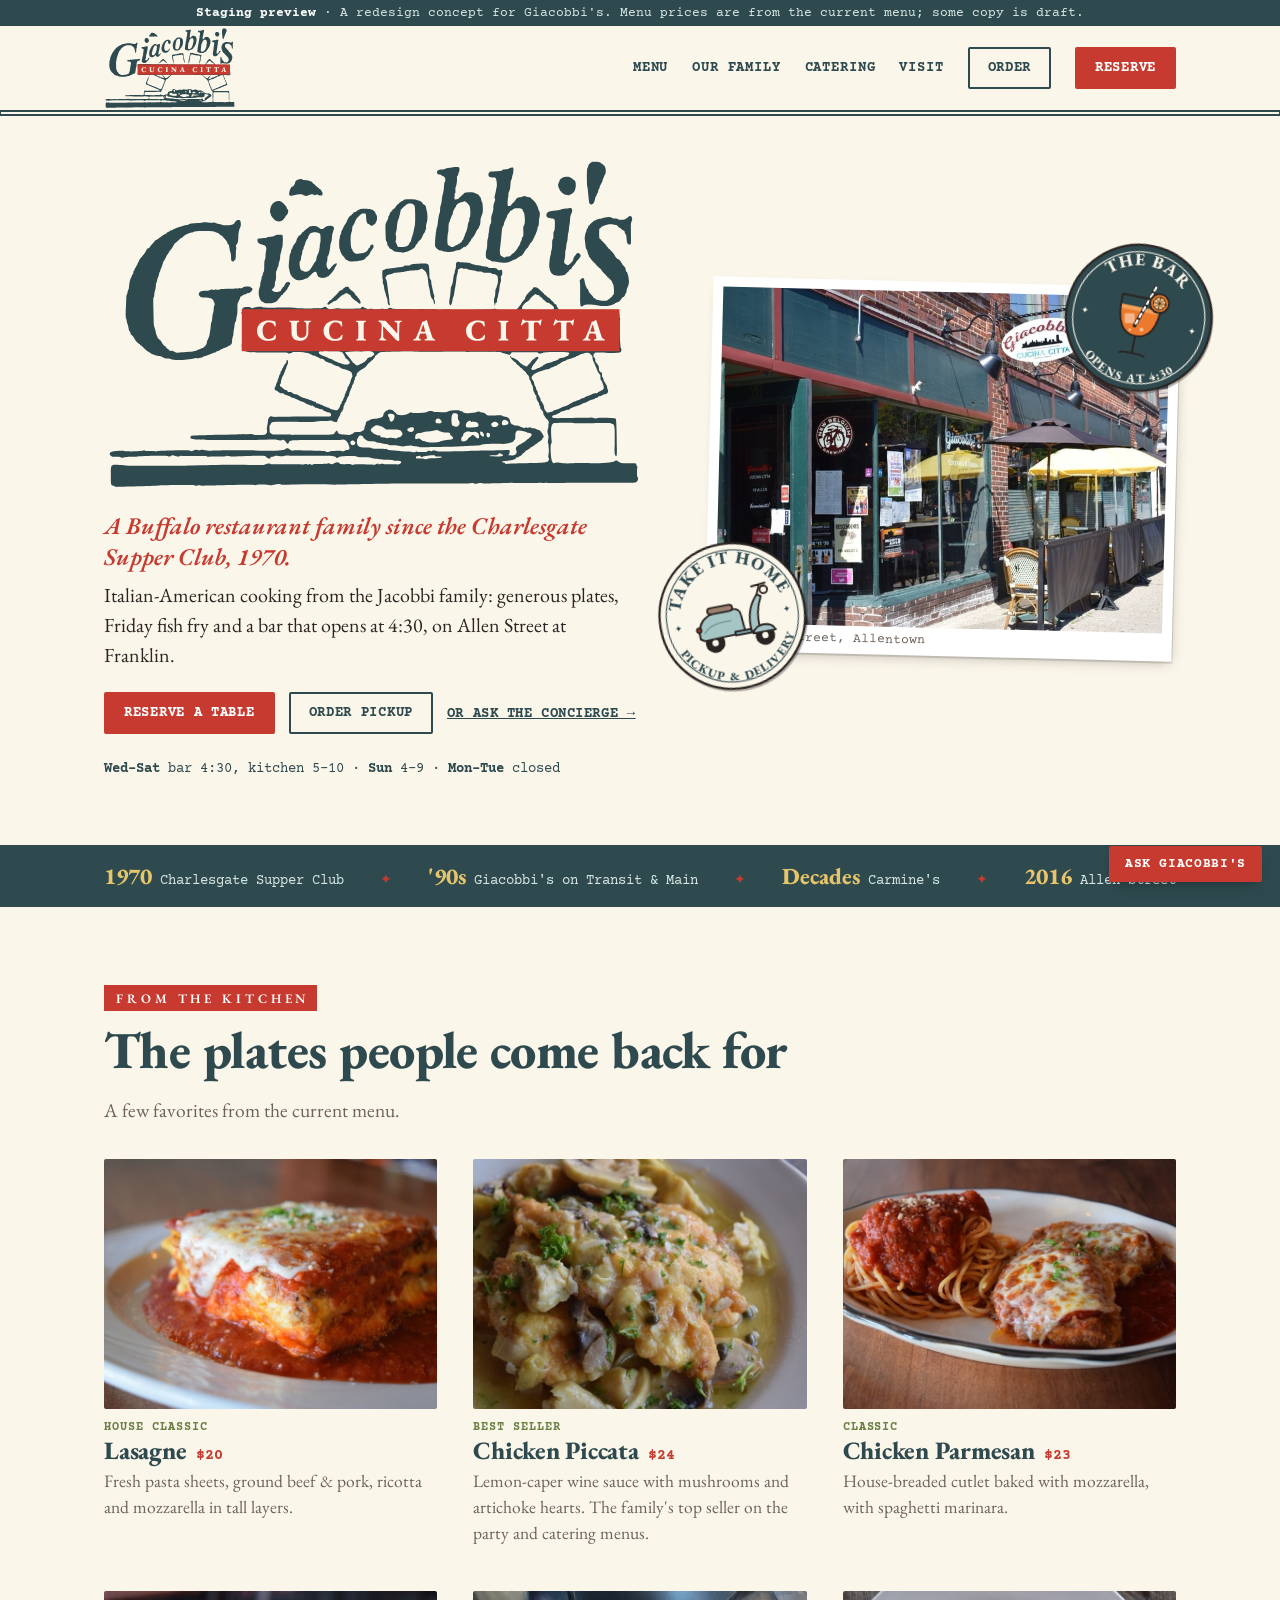
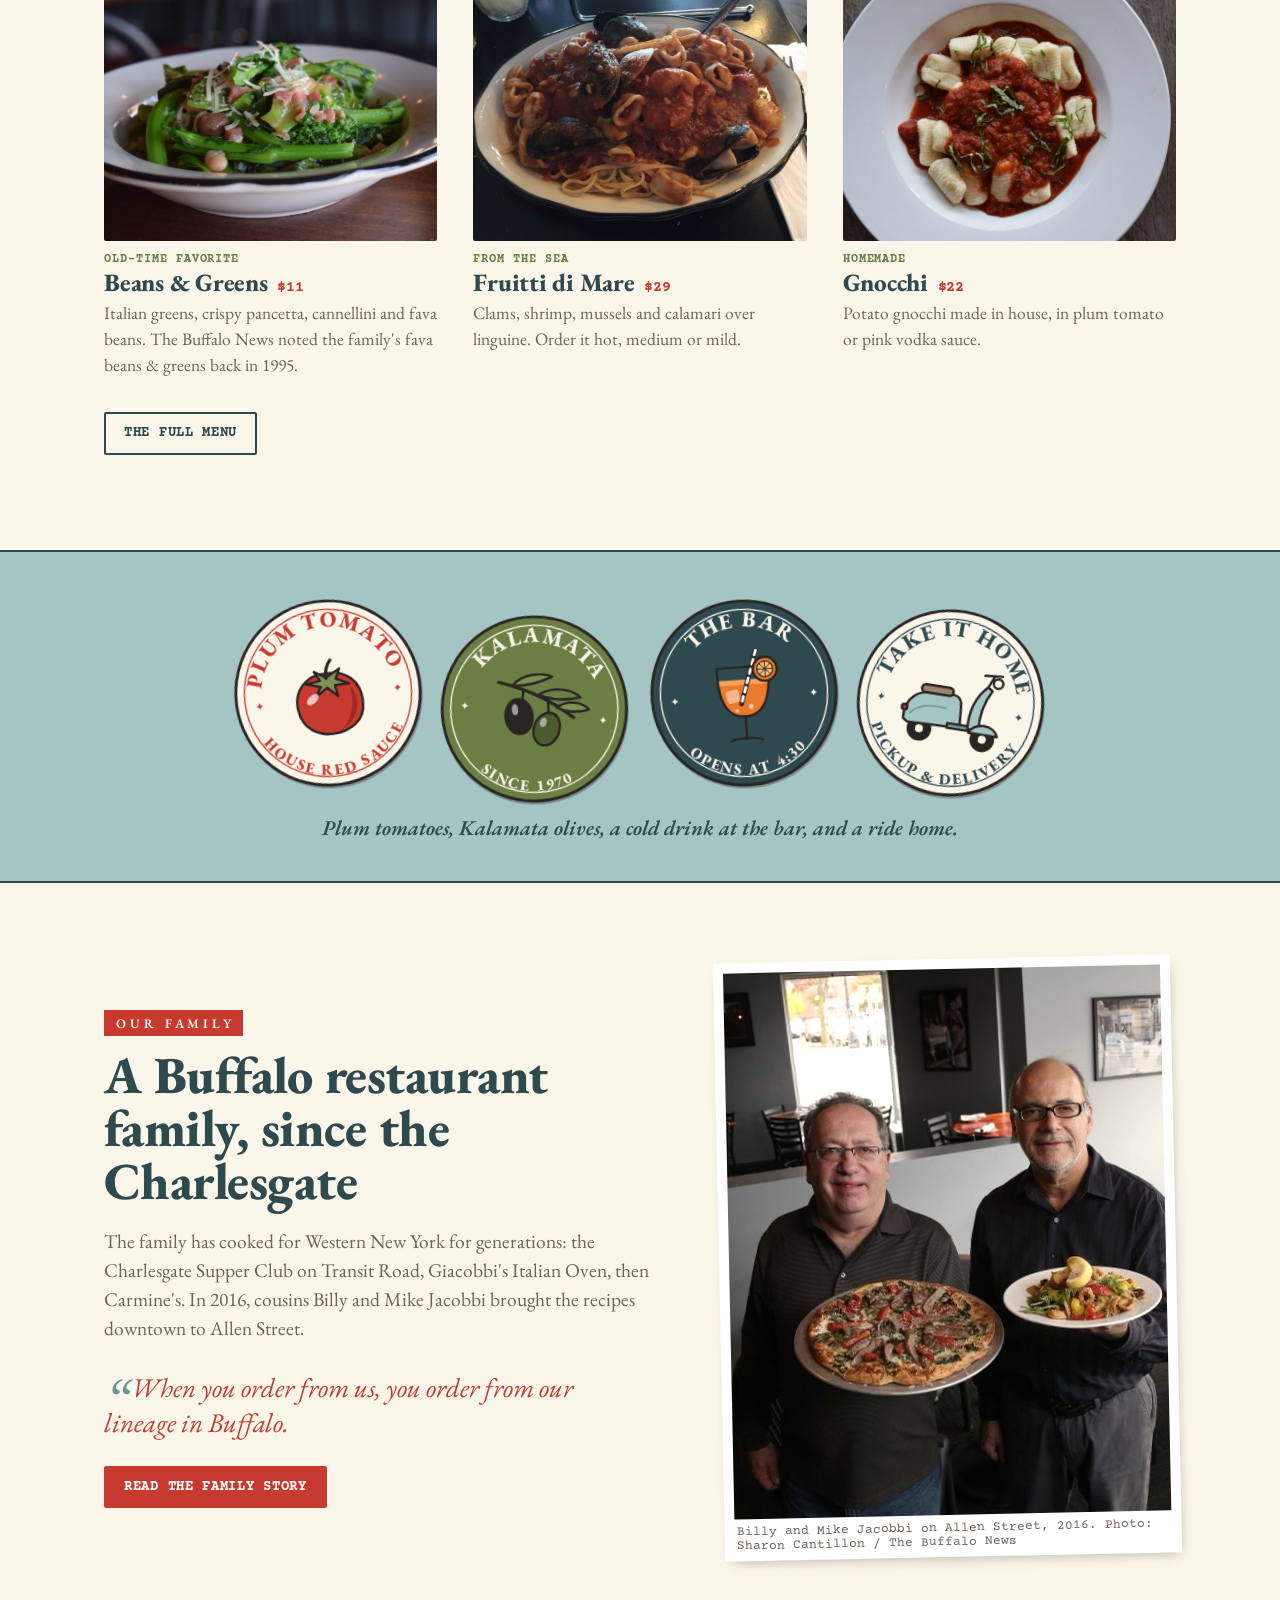
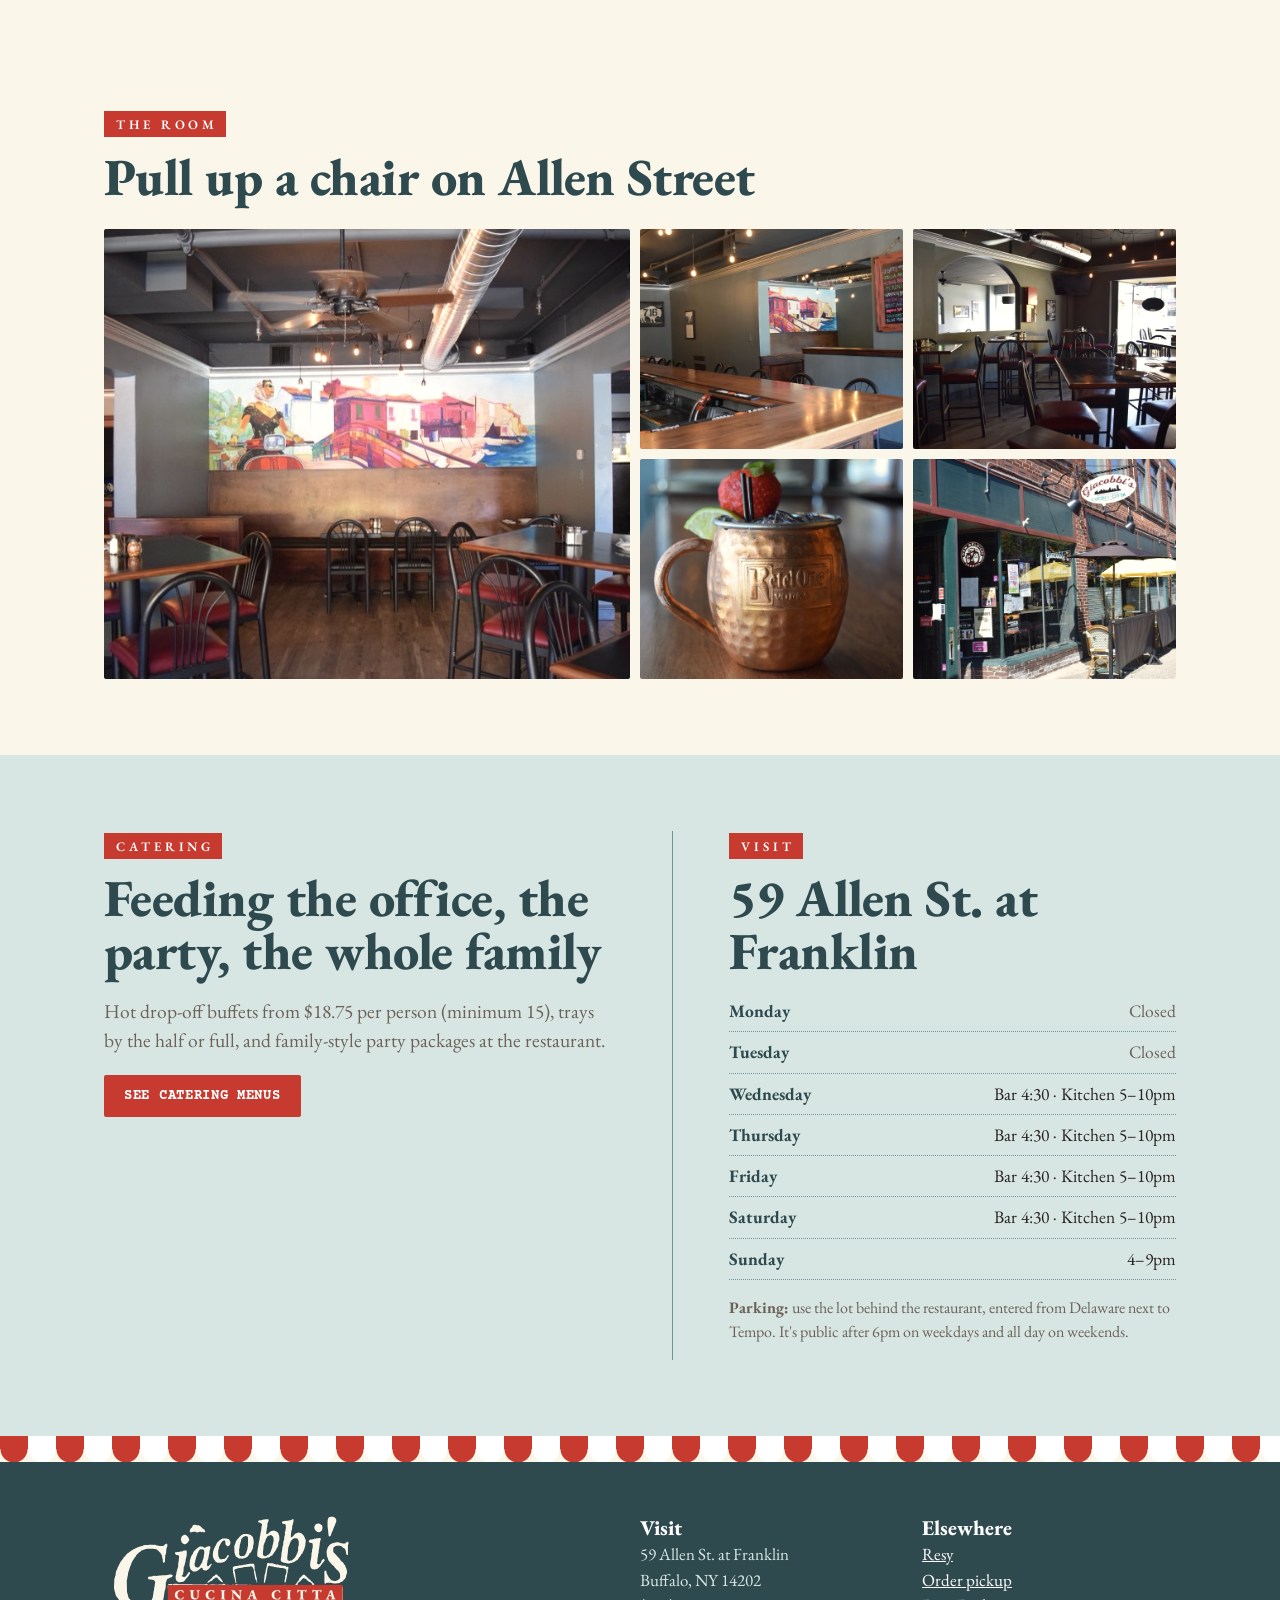
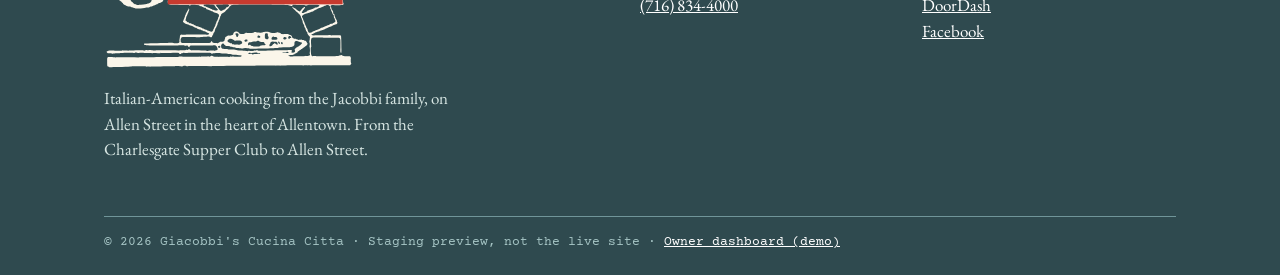
<file: index.html>
<!doctype html>
<html lang="en"><head>
<meta charset="utf-8"><meta name="viewport" content="width=device-width,initial-scale=1">
<title>Giacobbi's Cucina Citta | Italian Restaurant in Allentown, Buffalo NY</title>
<meta name="description" content="Family Italian-American restaurant at 59 Allen St. in Buffalo's Allentown. Lasagne, chicken piccata, beans & greens, Friday fish fry, takeout and drop-off catering. Reserve on Resy.">
<meta name="robots" content="noindex,nofollow">
<meta name="theme-color" content="#2f4a4f">
<link rel="icon" type="image/png" href="/assets/img/favicon.png"><link rel="icon" type="image/svg+xml" href="/assets/img/favicon.svg">
<link rel="apple-touch-icon" href="/assets/img/apple-touch-icon.png">
<meta property="og:title" content="Giacobbi's Cucina Citta | Italian Restaurant in Allentown, Buffalo NY"><meta property="og:description" content="Family Italian-American restaurant at 59 Allen St. in Buffalo's Allentown. Lasagne, chicken piccata, beans & greens, Friday fish fry, takeout and drop-off catering. Reserve on Resy."><meta property="og:type" content="restaurant">
<meta property="og:url" content="https://giacobbis.com/">
<meta property="og:image" content="https://giacobbis.com/assets/img/og-image.jpg"><meta property="og:image:width" content="1200"><meta property="og:image:height" content="630"><meta property="og:image:alt" content="Giacobbi's Cucina Citta logo">
<meta name="twitter:card" content="summary_large_image">
<link rel="preconnect" href="https://fonts.googleapis.com"><link rel="preconnect" href="https://fonts.gstatic.com" crossorigin>
<link href="https://fonts.googleapis.com/css2?family=Courier+Prime:wght@400;700&family=EB+Garamond:ital,wght@0,400;0,600;0,800;1,400;1,600&family=Reenie+Beanie&display=swap" rel="stylesheet">
<link rel="stylesheet" href="/assets/site.css">
<script type="application/ld+json">{"@context":"https://schema.org","@type":"Restaurant","name":"Giacobbi's Cucina Citta","image":["https://giacobbis.com/assets/img/outside-patio.jpg","https://giacobbis.com/assets/img/inside.jpg"],"logo":"https://giacobbis.com/assets/img/og-image.jpg","servesCuisine":["Italian","Italian-American"],"priceRange":"$$","telephone":"+17168344000","url":"https://giacobbis.com/","address":{"@type":"PostalAddress","streetAddress":"59 Allen St","addressLocality":"Buffalo","addressRegion":"NY","postalCode":"14202","addressCountry":"US"},"areaServed":"Buffalo, NY","foundingDate":"2016-05","founder":[{"@type":"Person","name":"Billy Jacobbi"},{"@type":"Person","name":"Mike Jacobbi"}],"acceptsReservations":"https://resy.com/cities/buffalo-ny/venues/giacobbis","hasMenu":"https://giacobbis.com/menu.html","sameAs":["https://www.facebook.com/giacobbisCucina/","https://resy.com/cities/buffalo-ny/venues/giacobbis"],"openingHoursSpecification":[{"@type":"OpeningHoursSpecification","dayOfWeek":["Wednesday","Thursday","Friday","Saturday"],"opens":"16:30","closes":"22:00"},{"@type":"OpeningHoursSpecification","dayOfWeek":"Sunday","opens":"16:00","closes":"21:00"}],"potentialAction":[{"@type":"ReserveAction","target":"https://resy.com/cities/buffalo-ny/venues/giacobbis"},{"@type":"OrderAction","target":"https://ordering.chownow.com/order/20612/locations"}]}</script>
</head><body>

<div class="demo-banner"><b>Staging preview</b> · A redesign concept for Giacobbi's. Menu prices are from the current menu; some copy is draft.</div>
<header class="nav"><div class="wrap">
  <a class="brand" href="/" aria-label="Giacobbi's Cucina Citta, home"><svg xmlns="http://www.w3.org/2000/svg" viewBox="118 80 1364 848" role="img" aria-labelledby="hdr-t"><title id="hdr-t">Giacobbi's Cucina Citta</title>
<g transform="translate(0.000000,1000.000000) scale(0.100000,-0.100000)" fill="#2f4a4f"><path d="M13545 9053 c-30 -2 -55 -10 -62 -20 -7 -9 -23 -21 -35 -27 -15 -7 -28 -28 -36 -56 -8 -25 -18 -55 -25 -68 -13 -28 -13 -417 1 -453 6 -14 18 -113 27 -220 16 -179 19 -196 41 -219 48 -50 114 14 129 127 4 28 13 54 20 57 7 2 15 20 19 39 4 19 13 40 20 46 8 7 17 31 20 56 4 24 14 49 21 55 8 7 15 25 15 41 0 15 6 34 14 41 7 8 17 25 21 38 4 14 13 32 20 40 7 8 16 33 20 55 4 22 13 50 21 62 8 12 14 29 14 36 0 8 8 25 19 38 44 57 30 202 -23 245 -17 13 -38 31 -47 39 -9 8 -19 15 -24 15 -4 0 -13 6 -19 14 -12 16 -95 25 -171 19z M9998 8914 c-4 -3 -45 -9 -92 -13 -57 -6 -93 -14 -104 -25 -11 -9 -37 -16 -63 -17 -96 -1 -132 -12 -142 -42 -16 -48 8 -87 52 -87 20 0 47 -9 61 -20 14 -11 29 -20 34 -20 50 -1 80 -107 41 -150 -10 -12 -15 -38 -15 -88 0 -71 -27 -232 -40 -242 -4 -3 -11 -54 -17 -115 -6 -61 -18 -123 -27 -140 -10 -20 -16 -56 -16 -105 0 -43 -5 -81 -11 -87 -12 -12 -33 -124 -48 -259 -5 -45 -14 -90 -20 -100 -14 -26 -44 -257 -48 -384 -4 -104 -4 -105 25 -138 16 -17 32 -32 37 -32 4 0 13 -7 19 -16 7 -8 32 -18 56 -21 25 -3 53 -13 63 -21 28 -24 246 -18 295 9 21 11 56 19 83 19 45 0 83 21 140 75 9 8 23 15 32 15 26 0 47 11 47 26 0 8 7 14 15 14 9 0 19 8 22 17 4 10 24 40 45 68 21 27 38 55 38 62 0 7 6 16 13 20 18 12 97 131 97 147 0 7 9 25 20 39 11 14 20 30 20 36 0 6 9 15 20 21 11 6 20 21 20 35 0 13 8 31 17 40 12 13 18 40 21 104 2 47 10 100 18 118 8 17 14 36 14 42 0 7 7 23 16 37 23 34 16 266 -8 304 -9 14 -19 44 -23 67 -4 24 -12 46 -18 50 -7 5 -19 22 -27 38 -11 20 -29 34 -55 43 -22 7 -47 19 -56 27 -34 32 -274 18 -284 -16 -4 -11 -12 -19 -20 -19 -8 0 -16 -8 -19 -18 -3 -9 -16 -22 -28 -27 -13 -6 -32 -24 -43 -42 -20 -32 -88 -55 -114 -38 -14 8 -14 82 -1 90 7 4 6 13 -1 27 -9 17 -8 24 4 33 13 9 16 27 14 82 -1 44 3 76 10 85 17 20 36 163 29 221 -4 40 -2 49 14 60 13 7 20 23 20 42 0 16 7 39 15 49 21 27 20 112 -1 120 -20 8 -139 8 -146 0z m313 -867 c25 -13 79 -64 79 -74 0 -4 8 -15 18 -26 28 -31 36 -262 10 -299 -12 -18 -17 -35 -12 -52 4 -17 -1 -37 -14 -59 -11 -19 -22 -63 -26 -103 -7 -66 -22 -118 -52 -176 -8 -14 -14 -32 -14 -39 0 -7 -9 -31 -19 -53 -10 -23 -22 -53 -25 -68 -4 -16 -13 -28 -21 -28 -9 0 -15 -9 -15 -21 0 -12 -8 -23 -19 -26 -11 -3 -22 -11 -25 -19 -3 -8 -12 -14 -19 -14 -8 0 -22 -9 -32 -20 -10 -11 -26 -20 -35 -20 -9 0 -30 -11 -46 -25 -31 -27 -99 -35 -106 -13 -2 6 -20 17 -38 23 -28 9 -36 19 -42 46 -9 42 2 272 13 279 5 3 10 60 11 127 3 98 6 125 21 140 9 11 17 30 17 42 0 12 9 39 20 61 11 22 20 46 20 54 0 7 6 16 14 19 8 3 15 26 18 56 3 28 12 59 21 69 8 9 18 29 22 44 4 15 13 29 21 32 8 3 14 12 14 20 0 41 79 103 137 108 32 3 59 10 61 16 5 15 14 15 43 -1z M11420 8889 c-23 -14 -58 -23 -100 -26 -43 -4 -69 -11 -78 -21 -11 -15 -136 -29 -279 -31 -32 -1 -43 -5 -43 -16 0 -9 -7 -18 -15 -21 -10 -4 -15 -20 -15 -44 0 -56 27 -75 107 -75 50 0 67 -4 78 -18 20 -28 37 -161 26 -210 -5 -23 -15 -71 -21 -107 -7 -36 -19 -89 -27 -118 -12 -40 -13 -56 -5 -64 16 -16 15 -64 -2 -91 -17 -29 -40 -142 -31 -156 8 -14 -21 -144 -41 -184 -9 -18 -14 -62 -14 -119 0 -69 -4 -94 -15 -102 -14 -11 -36 -117 -39 -188 0 -20 -4 -40 -8 -44 -5 -4 -8 -32 -8 -63 -1 -31 -7 -67 -15 -81 -10 -17 -14 -57 -15 -122 0 -53 -5 -109 -10 -124 -33 -85 -34 -240 -2 -251 10 -4 28 -15 41 -25 13 -10 30 -18 39 -18 8 0 20 -7 26 -15 7 -10 33 -18 71 -21 33 -3 92 -12 131 -20 106 -23 246 -8 314 34 27 17 66 34 85 38 19 3 54 23 77 44 24 20 58 41 76 45 21 4 36 15 42 29 4 12 15 28 24 35 9 7 16 17 16 22 0 16 62 100 86 116 13 8 24 21 24 28 0 7 9 24 20 38 11 14 20 32 20 41 0 9 7 16 15 16 9 0 20 11 25 25 5 14 14 25 19 25 5 0 12 13 16 29 3 16 13 35 20 41 8 7 17 27 21 46 3 18 12 38 20 45 8 6 14 19 14 28 0 9 9 34 20 56 11 22 20 56 20 77 0 21 4 38 9 38 16 0 22 32 28 130 2 52 8 101 12 110 15 29 13 136 -2 152 -8 8 -18 30 -22 49 -4 19 -19 57 -32 84 -14 28 -33 65 -42 83 -9 19 -42 55 -73 80 -32 26 -58 50 -58 55 0 4 -19 7 -42 7 -24 0 -52 7 -62 15 -25 19 -80 19 -95 1 -6 -7 -37 -16 -68 -20 -58 -7 -103 -34 -103 -63 0 -8 -7 -16 -15 -19 -8 -4 -15 -11 -15 -18 0 -6 -18 -27 -40 -46 -22 -19 -40 -40 -40 -45 0 -15 -64 -37 -83 -29 -18 7 -15 145 4 233 5 24 7 52 4 62 -4 10 1 35 10 56 10 21 21 47 25 58 5 11 12 67 16 125 4 71 11 110 21 122 8 9 18 44 22 77 4 32 12 65 18 73 6 7 12 47 14 88 4 75 4 75 -31 78 -22 1 -48 -5 -70 -19z m307 -1020 c12 -4 24 -20 28 -38 3 -16 13 -35 20 -41 40 -33 50 -330 12 -352 -16 -9 -18 -23 -15 -140 2 -112 0 -131 -14 -139 -10 -5 -20 -28 -24 -55 -3 -25 -13 -51 -20 -59 -8 -7 -14 -21 -14 -30 0 -16 -39 -95 -52 -105 -4 -3 -14 -22 -23 -43 -8 -20 -19 -37 -24 -37 -6 0 -13 -9 -16 -20 -3 -11 -12 -20 -20 -20 -8 0 -17 -9 -20 -20 -3 -11 -12 -20 -19 -20 -6 0 -32 -20 -56 -45 -40 -40 -49 -45 -90 -45 -26 0 -56 -7 -68 -16 -21 -15 -25 -15 -41 0 -10 9 -22 16 -27 16 -56 2 -78 89 -57 234 12 88 26 221 37 361 8 101 20 159 37 176 9 9 20 36 24 60 4 24 14 53 21 64 8 11 14 27 14 37 0 10 9 27 20 38 11 11 20 32 20 46 0 23 23 60 65 105 8 9 15 21 15 27 0 6 14 13 31 17 19 4 33 15 36 26 3 12 14 19 29 19 12 0 25 4 28 8 6 10 132 3 163 -9z M12810 8672 c-51 -8 -120 -57 -120 -85 0 -9 -9 -34 -20 -54 -11 -21 -20 -49 -20 -63 0 -39 53 -159 73 -166 9 -3 17 -12 17 -20 0 -8 4 -14 10 -14 5 0 17 -8 27 -19 16 -17 68 -36 85 -33 4 1 19 -3 32 -8 26 -9 28 -9 132 55 82 49 100 306 24 330 -12 4 -37 22 -56 42 -38 38 -93 48 -184 35z M6115 8613 c-66 -16 -105 -44 -105 -73 0 -37 -47 -108 -78 -116 -29 -8 -57 -63 -71 -139 -17 -93 8 -105 144 -68 83 23 201 17 217 -11 14 -24 92 -21 136 6 36 22 98 26 116 8 13 -13 53 -13 61 0 8 13 45 13 45 0 0 -13 64 -24 95 -16 36 9 36 73 0 112 -14 15 -25 31 -25 35 0 5 -6 9 -13 9 -7 0 -18 9 -25 20 -7 11 -17 20 -22 20 -5 0 -35 25 -67 55 -32 30 -61 55 -65 55 -5 0 -8 6 -8 14 0 27 -101 66 -171 66 -37 1 -75 7 -89 15 -26 15 -40 16 -75 8z M8777 8103 c-11 -3 -27 -13 -38 -24 -10 -10 -28 -19 -39 -19 -10 0 -24 -9 -30 -20 -6 -11 -17 -20 -25 -20 -7 0 -17 -9 -20 -20 -3 -11 -12 -20 -20 -20 -8 0 -17 -9 -20 -20 -3 -11 -13 -20 -21 -20 -8 0 -14 -8 -14 -18 0 -17 -54 -72 -71 -72 -5 0 -9 -5 -9 -10 0 -6 -15 -26 -34 -45 -19 -18 -37 -47 -41 -64 -3 -16 -13 -35 -21 -42 -8 -6 -14 -25 -14 -41 0 -16 -8 -46 -19 -66 -57 -112 -54 -96 -49 -318 5 -173 8 -208 21 -215 10 -6 18 -31 22 -64 4 -30 11 -55 16 -55 5 0 17 -16 26 -35 11 -23 26 -38 43 -42 14 -3 33 -13 42 -22 10 -9 26 -23 35 -32 18 -17 93 -30 170 -29 23 0 45 -4 48 -10 4 -6 13 -7 24 -1 9 5 48 17 85 25 37 9 74 23 82 31 9 8 23 15 33 15 10 0 26 9 36 20 10 11 23 20 29 20 6 0 24 24 40 53 16 28 35 56 43 60 7 4 13 14 13 22 0 16 57 75 71 75 5 0 9 7 9 15 0 7 6 18 13 22 8 4 22 29 32 55 10 26 28 62 41 80 13 17 24 37 24 43 0 7 7 26 16 44 10 21 14 44 9 69 -4 25 1 56 15 97 26 73 28 207 4 305 -8 36 -18 80 -21 98 -4 24 -16 40 -44 59 -21 14 -41 33 -44 42 -10 28 -64 63 -105 68 -22 3 -45 12 -51 19 -11 14 -245 19 -292 7z m228 -133 c31 -29 36 -69 35 -312 0 -163 -3 -216 -15 -244 -8 -20 -15 -48 -15 -63 0 -28 -29 -140 -53 -206 -8 -22 -17 -57 -21 -77 -4 -21 -11 -38 -17 -38 -5 0 -13 -8 -16 -17 -36 -93 -73 -113 -213 -113 -86 0 -96 4 -106 45 -4 16 -16 44 -26 62 -15 25 -17 36 -9 52 14 25 14 111 1 147 -8 20 -7 35 4 58 8 17 19 78 25 136 12 126 20 168 36 195 10 16 41 138 61 243 2 12 11 22 19 22 7 0 17 9 20 20 3 11 12 20 20 20 8 0 17 9 20 20 3 11 12 20 19 20 7 0 24 11 37 24 43 43 152 46 194 6z M5542 8054 c-48 -12 -112 -58 -112 -80 0 -4 -7 -12 -15 -18 -23 -17 -53 -169 -37 -189 5 -6 13 -27 17 -46 4 -19 11 -39 16 -45 5 -6 25 -31 45 -55 75 -94 202 -98 265 -10 13 19 27 36 31 37 4 2 8 8 8 13 0 6 16 26 35 46 39 41 52 137 20 149 -8 3 -17 21 -21 39 -7 42 -106 145 -150 157 -10 3 -26 8 -34 11 -8 3 -39 -1 -68 -9z M12955 7885 c-5 -2 -57 -8 -114 -14 -63 -6 -110 -15 -120 -24 -11 -10 -54 -17 -131 -22 -157 -10 -226 -39 -235 -102 -11 -65 24 -91 133 -100 81 -7 85 -16 80 -179 -2 -100 -6 -126 -21 -142 -14 -16 -17 -35 -15 -104 2 -69 -1 -88 -15 -102 -14 -14 -17 -37 -17 -124 -1 -67 -6 -122 -15 -147 -8 -22 -15 -56 -15 -76 0 -20 -7 -52 -15 -71 -17 -43 -37 -289 -24 -303 5 -5 9 -21 9 -36 0 -32 49 -118 68 -119 7 0 15 -6 18 -14 18 -46 314 -31 314 16 0 4 7 8 16 8 9 0 18 9 21 20 3 11 12 20 19 20 8 0 19 11 24 25 5 14 14 25 19 25 15 0 61 46 61 61 1 8 21 34 46 59 24 25 52 62 62 82 9 21 22 38 29 38 6 0 15 9 18 20 3 11 11 20 16 20 5 0 14 11 19 25 5 14 14 25 20 25 5 0 10 14 10 30 0 64 -89 99 -110 44 -6 -15 -23 -38 -39 -53 -19 -18 -30 -40 -35 -73 -10 -66 -131 -185 -155 -152 -3 5 -18 15 -34 22 -44 19 -54 53 -34 116 11 33 17 86 17 142 0 53 5 95 11 101 6 6 13 51 16 100 3 50 10 94 18 103 7 9 15 56 18 112 4 54 10 106 15 115 6 10 13 54 16 98 4 44 11 96 15 115 5 19 12 79 15 133 5 68 12 107 26 131 29 53 35 102 16 131 -16 25 -21 27 -41 20z M7653 7863 c-13 -2 -23 -8 -23 -13 0 -5 -15 -14 -34 -20 -19 -6 -37 -17 -40 -25 -3 -8 -21 -17 -40 -21 -22 -4 -36 -12 -36 -21 0 -8 -9 -17 -20 -20 -11 -3 -20 -12 -20 -19 0 -8 -7 -17 -16 -21 -22 -8 -64 -48 -64 -60 0 -6 -6 -16 -14 -22 -8 -7 -18 -27 -21 -44 -6 -26 -45 -97 -65 -117 -8 -8 -50 -94 -50 -103 0 -5 -9 -20 -20 -34 -12 -16 -20 -41 -20 -65 0 -25 -5 -41 -15 -44 -9 -4 -15 -19 -15 -38 0 -17 -5 -49 -11 -71 -15 -61 -11 -229 6 -262 8 -15 15 -36 15 -45 0 -24 38 -95 68 -127 13 -14 36 -41 49 -58 14 -18 30 -33 36 -33 6 0 20 -9 32 -20 62 -58 455 -5 455 61 0 10 3 19 8 19 21 0 103 92 109 122 3 18 12 37 20 41 7 4 13 13 13 20 0 7 12 23 25 36 29 27 34 81 9 102 -23 19 -68 -8 -72 -44 -2 -15 -12 -32 -23 -37 -10 -6 -19 -15 -19 -21 0 -14 -42 -69 -53 -69 -6 0 -15 -7 -21 -15 -12 -16 -96 -35 -155 -35 -21 0 -42 -5 -49 -12 -21 -21 -122 48 -122 83 0 9 -9 28 -21 43 -33 42 -41 341 -10 408 13 30 21 67 21 102 0 35 5 58 13 63 12 7 57 94 57 109 0 15 36 81 54 100 12 11 33 34 48 50 54 59 63 64 116 64 60 0 60 2 64 -130 3 -81 30 -140 64 -140 3 0 17 -9 31 -20 34 -27 64 -25 97 5 15 14 31 25 37 25 5 0 9 8 9 19 0 10 9 30 21 45 24 31 20 160 -6 170 -8 3 -17 21 -21 40 -3 20 -12 36 -20 36 -7 0 -18 9 -24 20 -6 11 -21 20 -34 20 -13 0 -29 7 -36 15 -12 15 -204 20 -267 8z M14416 7655 c-13 -14 -28 -25 -35 -25 -6 0 -11 -5 -11 -10 0 -31 -184 -46 -205 -16 -6 8 -36 15 -77 18 -44 2 -73 10 -86 21 -26 23 -110 22 -192 -3 -36 -11 -87 -23 -115 -26 -27 -3 -62 -14 -77 -25 -15 -10 -32 -19 -39 -19 -19 0 -129 -95 -129 -111 0 -4 -9 -9 -20 -12 -15 -4 -20 -14 -20 -36 0 -20 -7 -34 -20 -41 -13 -7 -20 -21 -20 -42 0 -17 -6 -39 -13 -47 -18 -21 -40 -152 -33 -188 3 -15 10 -74 15 -130 7 -80 13 -105 29 -121 12 -12 23 -41 27 -69 4 -26 13 -58 21 -70 8 -12 14 -28 14 -36 0 -7 11 -24 25 -37 14 -13 25 -28 25 -34 0 -6 18 -27 40 -46 22 -19 40 -41 40 -47 0 -7 7 -13 15 -13 8 0 15 -4 15 -9 0 -11 58 -71 69 -71 5 0 13 -9 16 -20 3 -11 11 -20 17 -20 13 0 68 -59 68 -72 0 -5 29 -37 65 -73 36 -35 65 -68 65 -74 0 -6 7 -11 16 -11 9 0 18 -9 21 -20 3 -11 12 -20 20 -20 8 0 17 -9 20 -20 3 -11 11 -20 18 -20 8 0 19 -17 26 -37 6 -21 20 -49 30 -62 21 -26 29 -261 10 -261 -5 0 -18 -16 -30 -35 -11 -19 -31 -39 -44 -44 -14 -5 -27 -17 -30 -25 -4 -9 -13 -16 -21 -16 -8 0 -19 -7 -23 -15 -14 -24 -170 -32 -210 -11 -18 9 -44 16 -58 16 -14 0 -33 9 -42 20 -10 11 -23 20 -31 20 -7 0 -15 7 -19 16 -8 21 -40 59 -84 101 -25 24 -39 46 -43 73 -4 26 -12 41 -25 45 -12 3 -21 19 -25 40 -4 18 -11 35 -16 37 -5 2 -15 37 -22 78 -20 121 -43 141 -101 87 -35 -31 -36 -35 -26 -70 6 -23 8 -140 6 -304 -5 -324 5 -356 85 -288 37 31 202 31 368 0 154 -28 337 -12 405 37 28 20 67 39 88 43 34 7 44 15 95 80 4 6 11 18 15 28 3 9 12 17 20 17 15 0 57 45 57 61 0 6 9 22 20 36 12 16 20 41 20 64 0 20 6 50 14 66 38 76 46 108 46 176 0 88 -37 234 -61 240 -11 3 -18 20 -21 57 -4 34 -11 56 -22 62 -9 5 -16 16 -16 23 0 8 -7 15 -15 15 -9 0 -19 8 -22 18 -18 49 -92 142 -112 142 -21 0 -92 83 -98 114 -3 16 -14 31 -25 33 -10 3 -18 14 -18 23 0 10 -8 21 -17 25 -10 3 -29 21 -43 40 -14 19 -33 37 -42 40 -10 4 -18 12 -18 20 0 7 -7 16 -15 19 -9 3 -23 22 -31 41 -8 19 -21 35 -29 35 -8 0 -15 6 -15 14 0 8 -9 18 -20 21 -11 3 -20 12 -20 20 0 8 -9 17 -20 20 -11 3 -20 13 -20 22 0 8 -9 17 -19 20 -31 8 -35 40 -32 227 1 35 5 45 21 49 11 3 20 11 20 19 0 17 90 59 160 74 107 24 280 -9 280 -52 0 -8 10 -18 23 -23 12 -5 39 -23 60 -40 21 -16 47 -33 57 -36 11 -3 20 -19 23 -41 3 -20 14 -42 23 -49 13 -9 19 -35 24 -114 8 -117 32 -158 84 -145 31 7 29 -13 26 310 -2 195 1 236 14 262 51 100 -18 192 -88 117z M4507 7551 c-15 -16 -27 -32 -27 -36 0 -4 -12 -19 -27 -34 -36 -33 -238 -45 -297 -17 -19 9 -49 16 -68 16 -18 0 -51 9 -73 21 -30 16 -49 20 -84 15 -26 -3 -84 -1 -130 5 -60 7 -98 7 -130 0 -25 -6 -111 -15 -190 -19 -110 -6 -146 -12 -155 -24 -6 -8 -33 -18 -59 -22 -26 -4 -62 -13 -80 -21 -18 -7 -54 -16 -81 -20 -27 -5 -63 -16 -80 -25 -17 -10 -45 -21 -63 -25 -17 -3 -34 -12 -37 -20 -3 -8 -21 -17 -41 -21 -20 -3 -39 -12 -42 -20 -2 -7 -18 -16 -35 -19 -16 -4 -32 -13 -35 -21 -3 -7 -29 -24 -58 -38 -45 -21 -104 -62 -193 -137 -13 -10 -30 -19 -37 -19 -7 0 -19 -10 -27 -22 -9 -13 -38 -48 -67 -78 -28 -30 -53 -62 -56 -72 -3 -9 -21 -22 -40 -28 -21 -7 -35 -18 -35 -28 0 -9 -9 -28 -20 -42 -11 -14 -20 -31 -20 -38 0 -7 -7 -15 -15 -18 -8 -4 -15 -11 -15 -18 0 -6 -27 -40 -60 -76 -33 -36 -60 -74 -60 -85 0 -11 -9 -31 -20 -45 -11 -14 -20 -31 -20 -38 0 -8 -9 -25 -20 -39 -11 -14 -20 -31 -20 -38 0 -7 -6 -18 -14 -24 -8 -7 -18 -25 -21 -41 -3 -16 -13 -34 -21 -41 -8 -6 -14 -27 -14 -46 0 -20 -6 -36 -14 -39 -8 -3 -18 -20 -22 -37 -3 -18 -13 -39 -20 -48 -18 -20 -42 -129 -51 -227 -3 -41 -12 -80 -20 -87 -7 -8 -16 -35 -20 -60 -3 -26 -11 -52 -18 -59 -8 -8 -13 -49 -14 -117 -1 -57 -4 -135 -7 -174 -10 -135 -9 -292 2 -306 6 -8 14 -38 18 -68 4 -30 14 -67 22 -82 7 -15 18 -58 23 -95 7 -45 16 -72 30 -86 12 -11 21 -31 21 -48 0 -17 4 -30 9 -30 19 0 67 -58 95 -113 26 -53 101 -127 127 -127 5 0 9 -7 9 -15 0 -8 8 -15 19 -15 10 0 21 -9 24 -20 3 -11 12 -20 20 -20 9 0 19 -9 22 -20 3 -11 12 -20 20 -20 8 0 16 -8 19 -18 6 -19 92 -78 138 -96 15 -6 28 -16 28 -22 0 -7 17 -15 37 -19 20 -4 46 -13 57 -21 12 -8 45 -14 78 -14 47 0 67 -6 108 -31 41 -25 65 -32 121 -36 40 -2 81 -10 94 -19 49 -32 470 -17 574 20 24 9 46 14 51 11 17 -11 162 13 173 29 7 9 35 20 62 24 28 5 64 15 80 24 49 25 138 60 168 65 16 3 31 11 34 19 2 7 22 15 43 19 21 4 41 12 43 19 3 8 18 17 33 20 15 4 38 15 51 25 12 10 43 22 68 25 25 4 45 12 45 17 0 6 15 16 33 24 67 30 80 50 82 123 1 37 9 85 18 107 9 22 16 59 17 82 0 23 7 77 15 120 8 43 15 94 15 114 0 21 8 45 19 57 12 14 20 45 24 88 4 36 11 72 17 79 6 8 11 73 11 164 0 119 3 153 13 157 8 3 17 20 20 39 4 18 13 38 21 45 8 7 15 25 15 41 0 18 5 29 14 29 8 0 28 11 44 25 17 14 42 25 56 25 14 0 34 9 43 20 10 11 29 20 43 20 68 0 148 112 91 127 -11 3 -22 11 -25 19 -9 24 -182 20 -195 -5 -11 -19 -44 -22 -426 -37 -88 -4 -166 -11 -173 -17 -7 -5 -33 -7 -63 -3 -34 5 -56 3 -65 -5 -11 -9 -18 -9 -26 -1 -17 17 -64 15 -83 -4 -11 -12 -37 -17 -83 -19 -135 -4 -140 -5 -172 -32 -38 -31 -36 -71 5 -109 21 -20 38 -23 122 -27 123 -5 201 -30 210 -67 3 -14 15 -42 26 -63 19 -37 19 -41 3 -73 -9 -20 -16 -60 -16 -95 0 -33 -6 -73 -14 -88 -8 -15 -18 -74 -22 -129 -4 -66 -12 -106 -20 -113 -8 -7 -14 -33 -15 -63 0 -28 -5 -76 -10 -106 -5 -30 -14 -85 -19 -122 -5 -38 -16 -78 -24 -90 -9 -12 -16 -30 -16 -39 0 -9 -6 -22 -14 -28 -7 -6 -16 -35 -19 -63 -4 -31 -13 -55 -22 -60 -8 -5 -15 -15 -15 -23 0 -7 -9 -16 -19 -20 -11 -3 -22 -12 -25 -20 -3 -8 -13 -15 -23 -15 -10 0 -54 -18 -98 -40 -91 -45 -175 -60 -384 -66 -68 -2 -129 -8 -135 -13 -14 -12 -105 16 -121 37 -6 7 -22 12 -35 11 -51 -5 -72 1 -77 21 -3 11 -12 20 -21 20 -15 0 -72 56 -72 72 0 4 -5 8 -11 8 -18 0 -68 56 -74 83 -4 14 -13 28 -21 31 -8 3 -14 12 -14 21 0 8 -4 15 -9 15 -18 0 -71 52 -71 69 0 9 -9 33 -20 53 -11 21 -23 63 -26 95 -4 32 -16 78 -27 103 -16 37 -21 70 -23 180 -2 74 -5 230 -8 346 -4 173 -3 215 9 230 8 11 15 42 15 69 0 28 9 75 20 105 11 33 19 82 20 122 0 37 4 69 9 73 5 3 15 31 22 63 7 31 18 66 25 77 7 11 17 46 24 77 6 32 16 60 21 63 5 4 9 13 9 22 0 8 7 29 15 46 27 59 52 132 59 170 4 21 14 41 22 44 7 3 14 13 14 22 0 9 9 27 20 41 11 14 20 31 20 38 0 7 5 18 10 25 39 47 70 92 70 102 0 7 7 15 15 19 8 3 15 12 15 20 0 9 9 20 20 26 11 6 20 16 20 23 0 7 9 23 20 37 11 14 20 32 20 41 0 15 40 59 54 59 4 0 28 21 55 48 26 26 60 54 77 62 16 8 45 31 64 52 20 20 49 40 65 44 17 4 41 15 55 24 14 10 48 21 75 25 28 4 58 14 69 23 28 25 436 25 516 -1 72 -22 120 -46 120 -57 0 -5 18 -19 39 -30 22 -10 41 -24 43 -29 1 -5 29 -37 61 -70 41 -43 60 -71 64 -96 3 -19 11 -35 18 -35 17 0 22 -15 35 -109 6 -44 17 -93 25 -108 10 -18 15 -58 15 -109 0 -85 5 -95 47 -108 19 -6 25 -2 33 18 5 14 14 26 19 26 15 0 20 40 22 156 0 60 5 114 10 120 5 6 4 23 -3 41 -10 27 -8 36 19 79 28 45 30 58 36 174 7 135 17 184 48 243 22 41 19 164 -5 179 -27 19 -81 8 -109 -21z M6832 7431 c-27 -5 -54 -18 -75 -38 -46 -44 -100 -52 -129 -18 -12 14 -27 25 -34 25 -6 0 -17 7 -24 15 -21 25 -181 21 -205 -5 -10 -11 -22 -20 -26 -20 -10 0 -52 -35 -105 -87 -24 -24 -48 -43 -54 -43 -5 0 -10 -9 -10 -20 0 -11 -7 -20 -15 -20 -9 0 -18 -7 -21 -15 -4 -8 -13 -15 -20 -15 -8 0 -17 -8 -21 -17 -3 -10 -14 -26 -25 -36 -10 -10 -18 -28 -18 -40 0 -27 -34 -97 -54 -112 -18 -14 -56 -85 -56 -106 0 -9 -6 -19 -14 -22 -7 -3 -16 -28 -19 -57 -4 -29 -13 -57 -20 -64 -9 -6 -17 -39 -21 -81 -3 -38 -10 -111 -16 -162 -5 -52 -6 -102 -1 -115 4 -13 14 -54 21 -93 8 -44 22 -80 36 -98 13 -16 24 -33 24 -38 0 -5 6 -9 13 -9 7 0 18 -9 25 -20 7 -11 17 -20 23 -20 7 0 18 -8 25 -17 17 -25 169 -25 205 -1 13 8 39 19 58 23 36 8 44 14 124 91 96 94 136 101 156 27 21 -78 54 -103 135 -103 43 0 81 6 96 15 14 8 32 17 40 21 38 18 161 161 171 199 6 22 22 50 35 62 27 25 33 73 9 73 -8 0 -24 -9 -35 -20 -11 -11 -26 -20 -34 -20 -8 0 -18 -9 -21 -20 -3 -11 -13 -20 -21 -20 -8 0 -14 -5 -14 -11 0 -14 -55 -69 -69 -69 -6 0 -11 7 -11 15 0 7 -8 18 -17 23 -22 13 -32 134 -13 157 7 9 13 45 14 81 1 50 6 69 19 79 18 13 45 133 54 245 3 36 12 75 20 87 9 13 17 60 20 120 4 57 12 106 19 118 8 11 14 32 14 47 0 15 5 30 10 33 6 3 10 21 10 38 0 57 -51 75 -158 58z m-226 -178 c43 -28 43 -28 44 -140 0 -65 -4 -114 -10 -118 -6 -4 -10 -18 -9 -33 4 -70 -22 -197 -50 -246 -17 -31 -31 -75 -36 -110 -5 -46 -13 -66 -34 -85 -15 -14 -33 -41 -40 -58 -7 -18 -16 -33 -20 -33 -3 0 -12 -12 -18 -27 -47 -104 -134 -151 -210 -112 -20 10 -42 19 -48 19 -42 2 -76 208 -38 235 12 9 18 30 20 69 1 30 9 69 18 85 8 17 15 50 15 74 0 29 5 47 14 50 7 3 16 26 18 52 3 25 13 54 22 64 9 10 16 28 16 41 0 26 48 130 60 130 4 0 11 15 14 34 4 19 13 39 21 46 8 7 15 18 15 25 0 58 163 84 236 38z M5525 7203 c-11 -3 -25 -11 -32 -20 -8 -10 -41 -17 -103 -23 -51 -4 -95 -12 -99 -17 -3 -6 -35 -14 -71 -17 -160 -16 -158 -16 -163 -43 -12 -64 35 -110 128 -125 84 -13 110 -60 88 -158 -7 -30 -13 -85 -13 -121 0 -40 -6 -78 -16 -98 -12 -24 -16 -64 -17 -166 0 -92 -4 -136 -12 -139 -6 -2 -17 -29 -24 -60 -7 -31 -17 -58 -22 -61 -5 -4 -9 -23 -9 -43 -1 -20 -7 -48 -15 -62 -8 -14 -14 -46 -15 -72 0 -26 -10 -71 -21 -100 -53 -133 -5 -346 83 -364 15 -4 29 -12 32 -20 9 -24 212 -19 254 6 18 11 38 20 45 20 7 0 23 14 37 31 14 17 34 41 45 54 35 40 55 69 55 77 0 4 9 8 20 8 13 0 20 7 20 20 0 11 7 20 15 20 8 0 15 5 15 11 0 6 18 29 40 50 22 21 42 50 46 63 3 14 12 30 20 37 8 6 14 19 14 29 0 10 7 20 15 24 29 11 19 64 -14 71 -53 11 -74 -2 -105 -66 -15 -32 -34 -59 -42 -59 -8 0 -14 -9 -14 -19 0 -10 -7 -21 -15 -25 -8 -3 -15 -12 -15 -20 0 -59 -118 -82 -207 -40 -34 17 -47 54 -18 54 8 0 15 4 15 10 0 5 10 18 22 30 18 16 22 33 24 85 1 37 8 73 16 82 9 11 13 50 13 133 0 98 3 121 18 137 9 11 17 31 17 45 0 14 7 31 15 38 9 7 15 29 15 54 0 22 9 59 19 82 12 26 19 66 20 106 0 36 7 81 15 100 8 19 18 59 22 89 4 30 11 57 16 60 11 7 21 228 12 282 -6 37 -6 37 -77 36 -40 -1 -81 -3 -92 -6z M10092 6514 c-19 -13 -22 -24 -22 -87 -1 -47 -6 -79 -15 -91 -8 -11 -15 -39 -15 -62 0 -23 -6 -47 -14 -53 -7 -6 -16 -44 -20 -89 -11 -119 -30 -195 -56 -227 -4 -5 -10 -50 -14 -100 -3 -49 -10 -115 -15 -145 -19 -101 -24 -158 -17 -194 14 -75 64 -20 77 86 5 39 15 81 23 92 7 12 16 39 19 61 7 58 26 172 38 230 6 28 15 97 20 155 5 58 16 117 24 132 8 14 15 46 15 70 0 39 4 45 36 61 38 19 84 23 84 7 0 -6 26 -10 58 -10 32 0 63 -5 69 -11 6 -6 57 -17 113 -24 56 -7 107 -18 113 -24 6 -6 36 -11 66 -11 31 0 69 -7 85 -15 19 -10 58 -15 121 -15 70 0 96 -4 105 -15 7 -9 29 -15 51 -15 24 0 46 -7 57 -18 10 -10 26 -21 35 -25 23 -9 24 -187 2 -231 -8 -15 -15 -39 -15 -51 0 -13 -8 -31 -17 -40 -13 -13 -17 -38 -19 -105 -1 -59 -8 -100 -19 -124 -14 -30 -16 -51 -11 -114 7 -70 26 -127 26 -75 0 31 10 53 25 53 15 0 25 31 25 81 0 19 4 39 10 45 5 5 14 40 19 76 5 37 13 73 17 80 4 6 11 53 15 102 4 53 14 105 24 125 14 26 16 48 12 103 -5 64 -4 71 13 75 17 5 20 14 20 67 0 80 -6 88 -52 74 -34 -10 -39 -9 -74 21 -37 29 -43 31 -125 31 -72 0 -90 3 -109 20 -18 16 -38 20 -89 20 -38 1 -77 7 -91 15 -14 8 -51 14 -82 15 -54 0 -132 23 -196 56 -19 10 -64 14 -144 14 -67 0 -119 4 -123 10 -9 15 -37 12 -63 -6z M9066 6476 c-111 -10 -140 -16 -148 -29 -7 -14 -22 -17 -77 -15 -53 2 -73 -1 -87 -14 -11 -9 -43 -18 -74 -21 -30 -2 -113 -14 -184 -26 -71 -11 -144 -21 -163 -21 -18 0 -41 -4 -51 -9 -9 -5 -29 -14 -44 -22 -28 -12 -28 -12 -28 -120 0 -59 4 -110 9 -114 6 -3 7 -28 4 -56 -4 -38 -2 -53 9 -62 10 -8 17 -35 21 -78 2 -36 11 -81 20 -100 9 -19 21 -61 27 -94 7 -33 18 -67 25 -75 7 -8 15 -48 18 -88 5 -60 10 -76 29 -92 28 -23 38 -25 38 -5 0 8 -4 15 -9 15 -5 0 -12 52 -16 116 -4 64 -12 131 -17 148 -6 17 -14 76 -19 131 -12 133 -32 238 -47 243 -24 8 -13 56 19 87 25 22 44 30 91 36 39 5 64 13 72 25 11 14 35 18 139 24 69 4 132 11 139 17 15 12 135 29 281 39 62 4 103 12 112 20 19 20 85 19 85 -1 0 -8 6 -15 13 -15 15 0 67 -54 67 -70 0 -6 9 -32 20 -58 13 -31 23 -88 29 -170 6 -68 15 -130 21 -137 6 -7 17 -62 24 -122 13 -104 39 -170 76 -193 5 -3 13 -30 17 -60 5 -30 13 -55 18 -55 17 0 18 95 1 114 -12 13 -13 25 -6 56 7 30 6 48 -4 70 -8 17 -22 66 -30 110 -9 44 -21 100 -27 125 -6 25 -12 67 -13 93 -1 34 -7 52 -19 58 -21 12 -25 43 -30 204 -6 183 -16 199 -118 201 -41 1 -136 -4 -213 -10z M7278 5893 c-10 -2 -18 -9 -18 -14 0 -5 -11 -14 -25 -19 -14 -5 -25 -16 -25 -24 0 -8 -14 -17 -32 -22 -30 -6 -78 -45 -78 -62 0 -4 -18 -23 -40 -42 -22 -19 -40 -41 -40 -47 0 -7 -9 -13 -20 -13 -13 0 -20 -7 -20 -20 0 -11 -7 -20 -15 -20 -8 0 -19 -9 -25 -20 -6 -11 -17 -20 -24 -20 -18 0 -96 -85 -96 -105 0 -27 29 -28 63 -3 17 14 40 27 50 31 9 3 17 10 17 15 0 6 19 14 43 20 32 9 61 30 120 87 50 49 88 78 108 82 17 3 33 12 36 19 6 16 83 20 83 4 0 -5 8 -10 18 -10 20 0 62 -39 62 -58 0 -7 9 -17 20 -24 11 -7 20 -18 20 -25 0 -7 7 -13 15 -13 8 0 20 -9 27 -20 7 -11 18 -20 25 -20 7 0 30 -18 53 -41 51 -52 86 -52 82 -1 -2 30 -44 101 -65 111 -5 2 -12 14 -17 27 -5 13 -16 24 -24 24 -7 0 -16 8 -20 18 -10 30 -55 85 -84 102 -37 23 -82 70 -82 85 0 22 -45 31 -92 18z M12038 5883 c-10 -2 -18 -11 -18 -18 0 -8 -9 -19 -20 -25 -11 -6 -20 -17 -20 -25 0 -8 -7 -15 -15 -15 -8 0 -19 -9 -25 -20 -6 -11 -17 -20 -25 -20 -8 0 -15 -9 -15 -20 0 -11 -7 -20 -15 -20 -9 0 -19 -8 -22 -17 -4 -10 -15 -29 -25 -42 -10 -13 -18 -34 -18 -46 0 -12 -12 -32 -26 -46 -28 -26 -76 -93 -87 -121 -3 -10 -11 -18 -17 -18 -5 0 -10 -6 -10 -12 0 -7 -23 -35 -50 -62 l-49 -49 -227 -5 c-201 -4 -229 -3 -239 11 -20 28 -55 35 -99 19 -33 -12 -135 -16 -511 -20 -258 -2 -487 -5 -508 -5 -21 -1 -41 4 -45 10 -8 12 -283 1 -315 -12 -11 -5 -25 -1 -37 10 -16 15 -34 17 -92 15 -90 -4 -174 -4 -300 2 -56 3 -98 1 -98 -4 0 -6 -32 -7 -77 -3 -43 4 -186 8 -318 9 -211 1 -243 3 -265 19 -31 22 -51 22 -81 -2 -34 -26 -76 -31 -121 -15 -24 8 -47 10 -61 5 -42 -16 -195 -23 -199 -10 -6 17 -110 17 -116 1 -5 -16 -27 -15 -41 2 -7 8 -24 17 -39 21 -15 4 -34 12 -42 19 -30 26 -60 26 -70 0 -6 -15 -18 -24 -32 -24 -13 0 -127 -3 -253 -6 -145 -4 -244 -2 -268 4 -24 7 -57 7 -94 1 -161 -26 -184 -24 -226 15 -36 33 -40 34 -62 20 -12 -8 -38 -19 -56 -25 -47 -14 -642 -13 -668 1 -14 7 -154 10 -422 10 -294 -1 -405 2 -415 11 -21 17 -181 6 -226 -15 -35 -17 -38 -17 -64 1 -21 13 -45 17 -106 16 -91 -2 -117 -20 -118 -83 0 -20 -6 -42 -12 -48 -10 -10 -10 -17 0 -33 9 -14 13 -57 13 -127 0 -59 1 -141 4 -182 15 -299 15 -376 0 -413 -28 -68 -20 -160 18 -200 31 -32 37 -34 141 -45 59 -7 112 -9 117 -6 5 3 14 2 20 -1 6 -4 199 -7 429 -6 360 0 419 -1 424 -14 10 -26 116 -10 116 17 0 11 227 4 335 -10 75 -9 105 -19 105 -33 0 -5 9 -9 19 -9 11 0 22 -4 25 -9 3 -5 30 -15 58 -21 29 -7 57 -19 61 -26 4 -8 16 -14 26 -14 10 0 30 -9 44 -20 15 -12 40 -20 62 -20 35 0 85 -34 85 -59 0 -5 15 -13 32 -17 18 -3 42 -12 53 -19 11 -7 37 -16 57 -19 21 -4 41 -13 45 -20 9 -15 114 -56 143 -56 11 0 20 -5 20 -10 0 -6 8 -13 18 -17 9 -3 28 -14 42 -23 14 -10 50 -21 80 -25 30 -4 77 -19 104 -34 27 -14 56 -30 66 -35 21 -12 43 -99 31 -124 -4 -9 -15 -30 -23 -47 -9 -16 -19 -48 -23 -69 -3 -22 -13 -49 -21 -60 -8 -11 -14 -28 -14 -38 0 -9 -9 -22 -20 -28 -12 -7 -20 -21 -20 -38 0 -15 -16 -58 -35 -97 -19 -38 -35 -81 -35 -95 0 -14 -9 -38 -20 -55 -11 -16 -20 -39 -20 -50 0 -11 -9 -26 -20 -33 -13 -8 -20 -23 -20 -42 0 -18 -6 -33 -15 -36 -8 -4 -18 -24 -21 -45 -4 -21 -11 -39 -16 -39 -5 0 -14 -13 -19 -29 -12 -33 -52 -55 -77 -42 -9 4 -36 11 -60 14 -24 3 -61 17 -83 31 -21 14 -49 26 -61 26 -13 0 -32 7 -42 15 -11 8 -30 15 -42 15 -12 0 -27 7 -34 15 -7 8 -27 17 -46 21 -18 3 -38 12 -45 20 -6 8 -26 14 -44 14 -24 0 -34 5 -38 20 -4 15 -14 20 -36 20 -18 0 -40 9 -51 20 -11 11 -31 20 -45 20 -14 0 -38 9 -53 19 -15 11 -49 22 -76 26 -27 4 -56 11 -65 16 -9 5 -27 13 -41 19 -27 11 -51 25 -89 53 -13 9 -37 17 -53 17 -33 0 -63 13 -94 42 -16 15 -33 19 -65 16 -39 -3 -45 0 -57 25 -10 21 -20 27 -44 27 -22 0 -40 10 -62 34 -18 18 -42 38 -54 45 -29 16 -41 60 -18 73 10 6 16 22 16 43 0 40 39 165 51 165 5 0 9 6 9 13 0 7 9 30 20 52 11 22 20 44 20 50 0 6 9 27 20 48 11 20 20 45 20 54 0 10 9 33 21 52 26 42 24 124 -3 129 -14 3 -18 -4 -18 -32 0 -26 -9 -44 -35 -73 -20 -21 -38 -50 -42 -65 -3 -15 -11 -29 -18 -32 -7 -2 -15 -20 -19 -39 -4 -19 -13 -38 -21 -41 -9 -3 -15 -18 -15 -34 0 -16 -7 -35 -15 -42 -8 -7 -18 -28 -21 -49 -4 -20 -13 -45 -19 -56 -7 -11 -15 -35 -19 -54 -3 -19 -12 -42 -20 -50 -7 -9 -16 -33 -19 -55 -3 -21 -13 -47 -22 -56 -29 -32 -16 -82 23 -92 18 -5 35 -15 39 -23 3 -8 12 -15 19 -15 8 0 17 -7 20 -15 4 -9 27 -17 64 -21 36 -4 61 -12 64 -20 3 -8 15 -14 26 -14 11 0 37 -9 57 -20 21 -11 46 -20 56 -20 10 0 20 -7 23 -15 4 -8 17 -15 30 -15 27 0 84 -23 187 -76 37 -18 75 -34 85 -34 10 0 29 -8 42 -17 38 -27 89 -51 121 -58 16 -4 29 -11 29 -17 0 -6 12 -8 29 -5 19 4 33 1 41 -8 7 -8 19 -15 27 -15 7 0 16 -7 19 -15 4 -9 19 -15 36 -15 16 0 41 -9 55 -20 16 -12 41 -20 65 -20 25 0 41 -5 44 -15 3 -8 24 -20 45 -25 21 -6 39 -15 39 -19 0 -5 20 -12 45 -16 70 -10 100 -49 69 -90 -14 -18 -25 -20 -127 -17 -216 5 -984 1 -1156 -6 -133 -5 -178 -4 -192 6 -43 30 -109 -33 -107 -102 1 -22 -7 -78 -17 -123 -11 -52 -15 -92 -10 -110 14 -50 -4 -97 -45 -117 -40 -20 -258 -21 -306 -1 -21 8 -45 13 -53 10 -8 -3 -183 -8 -390 -10 -582 -8 -1114 -24 -1124 -34 -5 -5 -10 -24 -10 -42 -2 -34 -2 -34 53 -37 30 -2 60 -8 67 -14 17 -14 1313 -19 1713 -7 270 9 312 8 363 -6 57 -16 109 -13 133 6 8 6 17 4 27 -6 9 -8 20 -15 26 -15 6 0 17 -15 25 -34 13 -32 57 -59 63 -40 26 76 30 79 168 86 72 4 315 7 540 6 226 0 457 -1 515 -1 58 0 120 4 138 8 75 17 138 -42 172 -160 23 -78 13 -100 -47 -103 -29 -2 -56 -9 -63 -17 -13 -16 -80 -21 -80 -6 0 17 -277 5 -305 -13 -32 -21 -81 -21 -93 1 -9 14 -42 16 -298 19 -159 2 -336 5 -393 8 -57 3 -111 1 -120 -4 -22 -11 -91 14 -112 41 -21 28 -85 21 -112 -12 -25 -31 -493 -44 -847 -25 -147 8 -123 8 -570 2 -223 -3 -423 -8 -445 -12 -22 -3 -67 0 -100 6 -98 19 -155 23 -168 11 -10 -7 -31 -7 -75 1 -58 11 -65 10 -103 -11 -38 -22 -43 -22 -82 -9 -31 11 -86 14 -212 13 -316 -4 -650 -17 -663 -27 -8 -7 -12 -7 -12 0 0 7 -42 10 -123 9 -92 -2 -128 1 -140 12 -14 11 -20 11 -34 0 -24 -21 -403 -29 -480 -11 -47 11 -274 -2 -308 -17 -11 -5 -27 -11 -36 -14 -35 -11 -33 -60 2 -89 31 -26 39 -28 126 -28 60 0 106 -5 129 -15 20 -8 40 -12 45 -9 15 9 170 26 227 24 29 0 96 4 150 9 151 16 748 26 756 12 10 -16 65 -13 82 4 19 19 57 19 120 0 58 -17 110 -19 120 -4 4 7 19 8 43 3 20 -4 170 -6 333 -5 226 2 298 -1 298 -10 0 -8 13 -9 48 -4 54 9 104 9 288 4 101 -3 135 -1 147 10 14 11 20 11 32 1 12 -10 85 -11 368 -2 575 19 587 18 617 -23 30 -42 94 -51 105 -15 4 14 15 20 36 20 17 0 43 7 60 15 25 14 41 14 107 5 62 -9 91 -9 138 1 32 8 93 12 134 10 120 -5 343 -6 660 -3 368 4 486 -4 518 -35 28 -29 46 -29 64 -1 20 31 406 41 473 14 28 -12 73 -16 175 -16 99 0 145 -4 165 -14 15 -8 71 -17 124 -21 53 -4 101 -11 106 -15 6 -4 86 -10 179 -13 94 -4 174 -11 180 -17 5 -5 29 -10 52 -10 99 0 135 -11 132 -39 -4 -36 -61 -63 -110 -52 -20 5 -87 6 -149 4 -69 -3 -141 0 -182 8 -53 10 -73 10 -88 1 -23 -15 -49 -16 -49 -2 0 15 -22 12 -60 -6 -28 -14 -51 -16 -149 -9 -219 14 -360 14 -408 0 -39 -12 -49 -12 -67 1 -17 11 -51 13 -149 10 -121 -3 -127 -2 -148 20 -35 37 -67 38 -134 4 -59 -30 -75 -31 -122 -8 -17 9 -29 8 -45 -1 -15 -7 -70 -11 -158 -10 -175 2 -187 1 -212 -12 -16 -8 -30 -8 -59 1 -31 11 -41 11 -54 0 -12 -10 -18 -10 -30 0 -10 8 -28 10 -57 5 -24 -4 -88 -6 -143 -4 -123 4 -147 4 -464 0 -172 -2 -257 1 -264 8 -17 17 -94 13 -140 -9 -39 -18 -59 -19 -267 -14 -494 10 -763 8 -1570 -13 -135 -4 -297 -6 -360 -6 -804 3 -1200 2 -1226 -3 -17 -3 -49 -1 -70 6 -22 6 -108 13 -193 16 -218 6 -209 17 -209 -260 0 -235 3 -251 50 -261 18 -4 43 -14 56 -23 18 -11 38 -13 90 -8 37 4 211 9 387 10 329 4 533 11 690 27 118 11 815 16 822 6 13 -21 54 -26 95 -11 32 11 49 12 75 3 21 -7 77 -9 151 -5 64 3 236 8 382 11 146 3 387 7 535 11 174 3 282 1 304 -5 26 -8 38 -7 49 2 19 15 192 14 307 -2 65 -9 89 -9 125 3 77 24 143 28 183 11 31 -13 77 -13 334 -5 383 12 715 12 1043 -2 46 -1 842 13 1125 20 121 3 454 6 740 7 457 0 1278 2 1435 4 30 0 81 3 114 7 39 4 66 2 82 -7 19 -10 37 -10 92 1 50 9 81 10 117 2 27 -6 53 -9 56 -6 7 4 578 18 719 17 65 0 187 -1 335 -2 44 0 132 -1 195 -2 63 -1 131 2 152 6 20 4 44 3 53 -3 10 -5 35 -6 60 -1 24 4 56 5 72 0 15 -4 138 -4 273 0 275 9 687 10 1425 6 309 -2 512 0 531 6 48 15 88 117 52 129 -17 6 -21 227 -5 247 9 10 7 16 -6 26 -9 7 -17 23 -17 36 0 44 -9 48 -120 47 -233 -3 -296 7 -347 54 -25 23 -77 18 -92 -9 -13 -24 -528 -59 -615 -42 -22 5 -142 5 -266 1 -322 -10 -415 -9 -499 7 -60 12 -79 12 -105 2 -53 -21 -60 -19 -87 36 -35 71 -53 411 -23 444 14 16 16 30 10 91 -30 296 -10 420 69 432 70 11 485 14 491 4 5 -8 150 -9 476 -6 395 5 470 4 475 -8 3 -8 12 -14 20 -14 54 0 67 -62 64 -297 -1 -62 -1 -115 -1 -203 1 -25 0 -56 -2 -70 -9 -110 3 -228 24 -233 12 -4 24 -4 27 -1 17 17 0 886 -19 930 -8 20 -18 22 -127 27 -178 9 -314 7 -355 -5 -31 -9 -45 -8 -77 6 -30 14 -49 16 -82 10 -24 -5 -51 -7 -59 -6 -26 5 -337 1 -592 -8 -135 -4 -261 -5 -280 -1 -60 12 -47 63 20 76 20 4 46 15 57 24 11 10 34 22 50 25 17 4 38 16 48 27 10 10 30 19 45 19 15 1 45 9 67 20 22 11 57 19 77 20 27 0 40 6 48 20 6 11 15 20 21 20 6 0 25 6 42 14 18 7 77 28 132 46 55 17 107 39 115 49 9 10 39 24 68 30 29 7 52 17 52 22 0 5 7 9 16 9 9 0 28 8 42 19 15 10 52 24 84 30 31 7 59 18 61 25 3 8 22 16 41 20 22 4 36 13 36 21 0 10 10 15 29 15 17 0 51 11 77 25 26 14 57 25 69 25 53 0 99 75 71 115 -7 11 -16 42 -19 69 -3 28 -11 53 -20 57 -8 5 -18 20 -21 34 -4 14 -15 34 -25 44 -10 10 -21 39 -25 64 -4 25 -13 48 -21 51 -11 4 -15 22 -15 61 0 37 -4 55 -12 55 -29 1 -70 50 -64 75 8 32 -13 115 -30 122 -8 3 -14 11 -14 17 0 7 -11 23 -25 36 -18 17 -25 34 -25 62 0 29 -7 46 -26 65 -20 20 -25 32 -20 56 3 16 6 33 6 38 0 5 7 9 15 9 7 0 18 7 23 17 8 14 20 15 98 7 188 -19 526 -8 546 18 21 28 23 76 4 97 -12 14 -32 354 -27 464 1 18 0 125 -1 180 0 17 3 51 7 75 5 29 4 42 -4 42 -7 0 -11 21 -11 55 0 43 -4 57 -17 62 -9 4 -24 14 -34 24 -24 24 -84 34 -115 20 -36 -16 -136 -14 -171 4 -67 33 -576 20 -598 -15 -5 -8 -13 -6 -27 7 -17 15 -43 19 -157 23 -75 3 -141 8 -146 12 -6 3 -44 3 -85 -2 -83 -9 -180 4 -180 25 0 7 -7 15 -15 19 -8 3 -15 12 -15 19 0 8 -7 20 -15 27 -8 6 -13 22 -12 33 1 17 -6 24 -30 32 -22 6 -33 15 -33 27 0 10 -4 18 -10 18 -12 0 -90 78 -90 91 0 4 -12 15 -27 23 -16 8 -42 28 -60 44 -17 16 -38 32 -47 35 -9 4 -16 13 -16 21 0 7 -9 16 -20 19 -11 3 -20 12 -20 21 0 9 -7 16 -15 16 -8 0 -19 9 -25 20 -6 11 -17 20 -25 20 -8 0 -15 7 -15 15 0 9 -8 19 -17 22 -10 4 -22 12 -28 19 -11 14 -71 25 -97 17z m62 -183 c0 -4 18 -10 40 -14 26 -4 40 -11 40 -21 0 -8 7 -15 15 -15 8 0 19 -9 25 -20 6 -11 17 -20 25 -20 8 0 15 -7 15 -15 0 -9 7 -18 15 -21 8 -3 31 -21 52 -40 20 -19 52 -37 70 -40 42 -8 153 -101 153 -128 0 -48 -46 -68 -139 -61 -47 3 -213 7 -368 8 -200 1 -285 5 -294 14 -19 19 -2 104 22 110 10 3 19 12 19 19 0 8 8 18 18 21 9 4 21 12 25 20 4 7 14 13 22 13 15 0 85 62 85 76 0 20 128 134 144 128 9 -3 16 -10 16 -14z m-5745 -620 c3 -5 15 -10 26 -10 45 0 88 -181 48 -206 -7 -4 -8 -21 -5 -43 14 -80 34 -245 35 -288 1 -37 -23 -50 -107 -58 -126 -11 -147 4 -138 103 4 43 11 81 17 86 5 6 9 96 9 203 0 193 0 193 33 207 39 17 74 20 82 6z m-798 -17 c4 -10 13 -22 20 -28 10 -8 10 -19 -2 -60 -13 -41 -14 -72 -5 -185 9 -123 15 -159 36 -228 5 -19 0 -30 -25 -53 -42 -38 -195 -45 -206 -9 -3 11 -13 20 -21 20 -18 0 -18 27 2 65 12 24 15 59 12 177 -2 101 1 151 8 158 7 7 10 28 7 48 -3 22 2 53 11 75 16 37 16 37 86 37 58 0 72 -3 77 -17z m246 -3 c21 -25 21 -39 -1 -68 -40 -52 -105 -5 -88 63 8 32 63 35 89 5z m2505 -17 c2 -18 -1 -33 -6 -33 -5 0 -12 -9 -15 -20 -12 -46 -87 -37 -87 11 0 72 101 111 108 42z m1006 21 c21 -54 -44 -147 -98 -142 -38 4 -62 45 -49 83 18 54 131 100 147 59z m-4068 -9 c19 -48 -35 -111 -87 -100 -34 8 -35 13 -9 71 22 47 82 66 96 29z m2338 -12 c49 -33 56 -42 56 -68 0 -11 9 -26 20 -33 13 -8 20 -23 20 -43 0 -18 9 -38 23 -52 25 -24 57 -86 57 -110 0 -9 11 -28 23 -44 13 -15 27 -41 31 -58 4 -16 14 -37 22 -46 20 -23 21 -76 1 -96 -11 -11 -40 -18 -94 -21 -91 -5 -121 19 -131 106 -3 31 -10 46 -22 49 -14 4 -19 19 -22 75 -3 51 -8 74 -21 83 -9 7 -17 17 -17 23 0 27 -63 22 -76 -6 -4 -10 -8 -41 -9 -70 -1 -39 -6 -57 -18 -63 -9 -6 -17 -17 -17 -25 0 -9 -6 -22 -14 -29 -8 -8 -17 -36 -21 -63 -8 -61 -50 -83 -116 -62 -42 14 -58 70 -24 84 8 3 15 10 15 17 0 6 9 22 20 36 11 14 20 34 20 45 0 11 7 26 15 34 8 9 18 27 22 42 3 14 10 31 15 37 47 56 98 155 98 189 1 34 59 90 99 95 3 1 23 -11 45 -26z m1033 10 c12 -5 13 -20 7 -82 -21 -225 -1 -408 49 -429 15 -7 6 -29 -22 -49 -47 -35 -222 -32 -244 4 -3 5 -2 54 3 108 5 55 11 168 14 250 4 176 12 202 58 208 35 5 111 -1 135 -10z m190 11 c66 -13 68 -121 2 -117 -18 1 -38 9 -45 17 -6 9 -19 16 -28 16 -30 0 -19 70 14 83 21 8 24 8 57 1z m770 -42 c27 -34 32 -78 34 -277 1 -88 5 -168 10 -177 13 -25 -1 -77 -22 -83 -11 -4 -19 -12 -19 -19 0 -8 -19 -16 -48 -20 -53 -7 -112 1 -112 16 0 5 -10 22 -21 38 -23 30 -23 43 1 155 7 32 9 108 4 212 -6 162 -6 162 27 177 50 22 118 12 146 -22z m253 9 c29 -55 -10 -111 -67 -96 -34 8 -43 21 -43 62 0 51 86 78 110 34z m2797 2 c45 -19 55 -36 27 -47 -15 -6 -16 -28 -9 -224 5 -119 9 -235 9 -257 1 -40 1 -40 -96 -43 -97 -3 -97 -3 -113 29 -12 22 -14 34 -6 42 22 22 14 377 -9 422 -23 46 -11 65 39 65 14 0 44 7 66 15 50 18 42 18 92 -2z m-5902 -10 c19 -9 35 -20 35 -24 0 -5 10 -17 21 -28 21 -20 21 -20 -2 -75 -12 -31 -29 -56 -36 -56 -20 0 -62 -52 -63 -77 0 -38 18 -72 49 -88 17 -8 34 -27 37 -40 3 -14 13 -25 21 -25 53 0 85 -102 37 -120 -79 -31 -227 18 -254 83 -3 7 -14 25 -25 42 -23 33 -29 170 -9 183 31 19 68 122 44 122 -13 0 -13 25 -1 48 6 9 12 29 16 45 7 33 71 38 130 10z m4036 -3 c59 -49 119 -106 119 -113 0 -4 10 -22 23 -38 25 -35 33 -163 10 -177 -6 -4 -14 -24 -18 -44 -4 -22 -21 -51 -41 -72 -19 -19 -34 -39 -34 -44 0 -17 -35 -40 -70 -46 -19 -4 -46 -13 -59 -19 -19 -9 -25 -9 -28 1 -3 6 -11 12 -18 12 -23 0 -29 22 -10 36 13 10 19 32 23 84 3 47 9 73 18 77 8 3 14 11 14 19 0 7 7 17 17 22 19 11 13 110 -8 123 -13 8 -25 136 -15 173 8 32 42 35 77 6z m-316 -10 c9 -27 -3 -76 -21 -91 -19 -15 -10 -218 11 -259 16 -32 29 -131 20 -159 -12 -37 -135 -12 -153 31 -2 4 -10 8 -17 8 -40 0 -73 49 -79 117 -4 38 -9 92 -12 121 -8 75 0 97 59 155 97 97 176 129 192 77z m1095 -5 c29 -31 45 -270 20 -300 -10 -12 -9 -23 4 -56 9 -23 14 -49 12 -58 -3 -9 0 -27 7 -41 24 -46 -43 -130 -83 -105 -6 4 -44 10 -83 14 -81 7 -97 33 -62 101 15 29 20 130 18 402 -1 65 0 65 88 67 47 1 59 -3 79 -24z m273 1 c79 -36 141 -151 92 -170 -8 -3 -15 -12 -15 -21 0 -8 -5 -15 -11 -15 -49 0 -84 -93 -49 -132 11 -13 41 -45 65 -73 25 -27 45 -56 45 -62 0 -7 7 -13 15 -13 20 0 19 -24 -1 -55 -20 -31 -167 -39 -178 -10 -3 8 -12 15 -20 15 -9 0 -18 14 -22 36 -4 19 -13 38 -20 41 -8 3 -14 10 -14 16 0 5 -11 25 -25 43 -33 44 -36 137 -5 154 11 6 20 21 20 33 0 12 9 30 20 40 22 18 21 67 -2 110 -12 23 16 87 38 87 8 0 39 -11 67 -24z m1644 -51 c33 -140 45 -171 78 -202 20 -19 37 -46 41 -67 3 -20 10 -36 15 -36 5 0 9 -5 9 -10 0 -33 45 -102 76 -115 39 -16 37 -43 -8 -89 -28 -27 -30 -28 -48 -11 -16 14 -30 17 -69 12 -61 -7 -91 0 -91 23 0 10 -7 23 -15 30 -8 7 -15 26 -15 42 0 36 -23 93 -43 104 -9 6 -16 31 -19 73 -4 54 -9 68 -32 88 -46 39 -56 31 -57 -42 -1 -36 -2 -68 -4 -72 -1 -5 -5 -21 -10 -38 -4 -16 -17 -38 -28 -47 -15 -12 -22 -29 -23 -60 -2 -79 -29 -110 -91 -105 -66 5 -70 9 -50 51 8 19 19 51 23 71 3 20 13 39 20 42 8 3 14 12 14 19 0 8 7 17 15 20 8 4 18 23 21 44 4 22 12 41 19 44 7 2 21 25 30 50 10 25 20 46 24 46 3 0 7 30 9 66 4 105 25 123 137 120 60 -1 60 -1 72 -51z m-6487 -690 c200 -2 235 -12 260 -69 10 -24 23 -47 29 -50 6 -4 11 -15 11 -24 0 -19 35 -55 63 -65 9 -3 17 -13 17 -21 0 -7 9 -16 20 -19 28 -7 26 -51 -2 -71 -29 -20 -120 -21 -158 -1 -16 8 -51 20 -79 26 -27 6 -55 17 -62 25 -6 8 -19 14 -29 14 -9 0 -29 9 -43 20 -14 11 -30 20 -35 20 -6 0 -12 5 -14 11 -2 6 -26 15 -53 20 -26 5 -56 16 -65 24 -9 8 -23 15 -31 15 -8 0 -31 9 -52 20 -20 11 -46 20 -56 20 -11 0 -24 6 -28 13 -4 6 -20 18 -35 26 -46 23 -18 78 33 66 13 -3 38 -1 54 4 17 6 46 7 65 4 19 -3 105 -7 190 -8z m1006 -20 c41 -31 43 -63 4 -82 -13 -7 -29 -19 -35 -26 -6 -8 -26 -18 -45 -22 -47 -10 -70 -23 -70 -39 0 -17 -68 -86 -84 -86 -7 0 -23 -9 -36 -20 -13 -11 -28 -20 -34 -20 -6 0 -28 -9 -49 -20 -20 -11 -46 -20 -58 -20 -20 0 -139 109 -139 127 0 4 -19 29 -43 55 -23 26 -53 62 -67 79 -14 16 -31 37 -39 46 -28 29 10 40 172 47 84 4 159 5 167 2 8 -3 58 -1 110 4 145 13 204 7 246 -25z m1369 12 c105 -2 363 0 575 4 317 5 390 4 414 -7 16 -8 33 -11 38 -8 23 14 832 3 848 -11 8 -8 44 -18 79 -24 36 -6 69 -15 75 -21 23 -23 70 -11 86 23 11 23 21 31 35 29 11 -2 161 -3 333 -2 276 1 313 0 318 -14 9 -23 101 -22 127 2 29 26 615 26 650 -1 21 -16 21 -18 5 -31 -10 -7 -18 -20 -18 -28 0 -9 -12 -18 -29 -21 -16 -3 -35 -13 -43 -21 -8 -8 -41 -17 -74 -21 -79 -9 -94 -14 -94 -31 0 -8 -7 -14 -16 -14 -9 0 -27 -9 -41 -20 -14 -11 -39 -20 -56 -20 -17 0 -38 -7 -47 -15 -10 -9 -46 -20 -80 -26 -35 -5 -74 -19 -88 -29 -14 -11 -33 -20 -43 -20 -10 0 -23 -9 -29 -19 -5 -11 -20 -23 -32 -27 -13 -3 -30 -12 -38 -19 -8 -7 -28 -16 -45 -19 -16 -4 -37 -14 -45 -21 -25 -22 -97 -37 -120 -25 -21 11 -28 40 -10 40 6 0 10 9 10 19 0 11 11 33 25 49 14 17 25 35 25 41 0 6 7 11 15 11 8 0 15 9 15 20 0 10 9 24 20 30 11 6 20 17 20 25 0 9 9 23 20 32 37 32 27 66 -17 58 -40 -7 -163 -120 -163 -149 0 -9 -7 -16 -15 -16 -8 0 -15 -4 -15 -9 0 -11 -58 -71 -69 -71 -5 0 -14 7 -21 15 -7 8 -23 15 -36 15 -13 0 -32 9 -41 20 -10 11 -23 20 -29 20 -7 0 -25 15 -41 34 -32 39 -97 86 -118 86 -8 0 -15 6 -15 14 0 9 -15 17 -40 21 -25 4 -44 14 -51 27 -8 14 -14 17 -22 9 -13 -13 71 -114 121 -146 17 -11 31 -23 32 -28 0 -4 23 -29 52 -55 28 -26 58 -55 67 -64 8 -10 21 -18 28 -18 6 0 14 -8 17 -17 4 -10 24 -31 46 -47 22 -17 40 -35 40 -40 0 -6 18 -29 40 -51 29 -30 39 -48 40 -73 0 -31 15 -71 30 -82 4 -3 12 -27 19 -54 7 -27 19 -55 27 -60 9 -7 18 -39 23 -86 4 -40 13 -76 19 -78 6 -2 14 -19 18 -37 4 -21 13 -37 25 -40 14 -5 19 -16 19 -43 0 -54 14 -95 44 -127 17 -18 26 -39 26 -60 0 -18 7 -38 16 -45 8 -7 14 -23 13 -34 -2 -37 1 -46 16 -46 8 0 15 -8 15 -19 0 -10 9 -21 19 -24 15 -4 21 -17 26 -61 4 -31 12 -56 17 -56 5 0 15 -15 23 -33 7 -17 29 -45 49 -62 38 -32 62 -77 51 -95 -4 -7 -8 -43 -10 -81 -1 -38 -7 -75 -13 -81 -17 -17 -15 -83 5 -138 15 -42 15 -55 3 -119 -10 -54 -11 -77 -2 -94 7 -12 12 -38 11 -57 0 -19 3 -57 7 -85 3 -28 1 -87 -6 -133 -10 -63 -11 -85 -2 -94 24 -24 14 -73 -20 -98 -38 -28 -128 -34 -628 -44 -151 -3 -312 -8 -356 -12 -77 -6 -83 -5 -93 15 -9 15 -21 21 -46 21 -19 0 -35 5 -35 10 0 18 42 27 152 33 111 6 208 40 208 73 0 9 11 14 29 14 16 0 34 7 41 14 6 8 27 20 45 26 22 7 35 19 39 36 4 15 20 31 41 41 19 9 35 23 35 30 0 7 18 20 40 29 22 9 40 20 40 25 0 5 7 9 15 9 8 0 19 9 25 20 6 11 19 20 29 20 10 0 26 9 36 20 10 11 24 20 31 20 7 0 18 9 24 20 6 11 17 20 24 20 7 0 24 10 37 23 13 13 45 35 70 50 30 17 51 38 60 59 7 18 20 38 28 44 16 12 14 18 -22 80 -43 74 -71 104 -96 104 -14 0 -39 9 -56 20 -19 13 -47 20 -76 20 -29 0 -51 6 -59 15 -14 17 -46 20 -55 5 -3 -5 -25 -7 -50 -3 -30 4 -50 1 -60 -7 -13 -10 -19 -10 -33 4 -10 9 -25 16 -33 16 -8 1 -32 9 -54 20 -23 11 -62 19 -91 20 -33 0 -56 5 -64 15 -7 8 -18 15 -25 15 -31 0 -60 39 -70 95 -11 60 -44 83 -150 102 -16 3 -38 12 -48 21 -14 13 -42 14 -182 9 -180 -7 -203 -3 -240 42 -20 23 -35 29 -81 34 -32 3 -61 12 -65 19 -6 10 -18 9 -56 -4 -127 -44 -322 -49 -361 -10 -12 12 -28 22 -35 22 -8 0 -29 7 -47 16 -39 20 -234 12 -285 -11 -54 -25 -108 -32 -205 -28 -52 2 -108 4 -125 4 -16 0 -45 6 -63 15 -33 15 -114 12 -137 -6 -39 -31 -378 -46 -412 -18 -9 7 -26 0 -59 -22 -100 -67 -308 -63 -335 7 -5 13 -15 23 -23 23 -7 0 -16 7 -20 15 -14 37 -124 66 -150 40 -8 -8 -21 -15 -28 -15 -30 -1 -85 -65 -91 -105 -8 -48 -22 -60 -107 -86 -46 -14 -78 -18 -111 -14 -45 6 -129 -21 -145 -46 -3 -5 -12 -9 -21 -9 -27 0 -63 -41 -63 -71 0 -15 -7 -40 -15 -55 -8 -16 -15 -40 -15 -54 0 -59 -64 -98 -167 -102 -80 -3 -95 -6 -113 -25 -11 -13 -29 -23 -39 -23 -10 0 -24 -6 -30 -14 -9 -11 -34 -13 -109 -10 -171 6 -210 21 -226 88 -7 29 -7 29 -42 -5 -18 -18 -34 -41 -34 -50 0 -14 -13 -19 -72 -24 -74 -7 -678 -11 -823 -5 -44 2 -99 0 -123 -4 -26 -5 -48 -4 -55 2 -8 7 -99 9 -255 7 -231 -4 -244 -3 -260 16 -9 10 -22 19 -28 19 -16 0 -22 36 -23 128 -1 45 3 72 9 72 6 0 16 14 22 30 15 43 39 52 152 56 191 5 496 5 505 0 16 -10 404 -7 466 4 33 6 124 12 201 15 78 2 153 7 167 10 15 4 39 0 59 -8 77 -36 128 -38 128 -5 0 15 59 136 69 143 6 3 11 19 11 35 0 16 8 35 18 42 10 7 22 20 26 28 4 8 13 26 21 40 8 14 15 41 15 60 0 19 7 44 15 54 8 11 15 28 15 38 0 10 9 26 20 35 11 10 20 23 20 29 0 20 43 119 57 130 7 6 16 33 19 60 4 27 12 56 19 64 7 8 16 30 20 48 3 17 11 32 16 32 5 0 9 13 9 28 0 15 11 43 25 62 14 19 25 43 25 54 0 12 7 34 15 50 8 15 15 41 15 57 0 18 7 32 20 39 14 7 20 21 20 45 0 34 42 80 107 118 75 44 126 83 145 110 30 43 74 87 87 87 6 0 11 4 11 10 0 5 16 20 35 32 19 13 35 28 35 34 0 6 11 21 25 34 14 13 25 32 25 42 0 10 4 18 9 18 5 0 26 16 47 35 21 20 54 40 74 45 42 11 646 29 850 24 80 -2 231 -5 335 -7z m4092 -39 c18 -7 35 -20 39 -30 3 -10 12 -18 19 -18 16 0 21 -19 28 -93 3 -26 12 -56 21 -66 9 -10 16 -23 16 -30 0 -11 20 -60 60 -144 10 -21 22 -51 25 -68 4 -17 13 -33 21 -36 8 -3 14 -11 14 -18 0 -6 9 -20 21 -31 15 -13 20 -28 18 -54 -4 -49 8 -95 32 -116 10 -9 19 -27 19 -38 1 -12 9 -39 20 -61 27 -55 13 -125 -24 -125 -7 0 -19 -7 -26 -15 -7 -8 -27 -17 -46 -21 -20 -4 -36 -13 -39 -25 -5 -15 -16 -19 -53 -19 -26 0 -58 -7 -72 -15 -14 -8 -32 -17 -40 -20 -8 -3 -33 -15 -55 -26 -22 -10 -47 -19 -56 -19 -8 0 -30 -11 -49 -25 -20 -15 -47 -25 -66 -25 -20 0 -37 -6 -42 -16 -5 -8 -28 -20 -52 -25 -23 -5 -54 -19 -68 -29 -13 -11 -37 -20 -52 -20 -15 0 -33 -7 -40 -15 -6 -8 -22 -17 -33 -21 -12 -3 -36 -17 -54 -30 -18 -14 -47 -27 -65 -30 -38 -7 -127 -41 -146 -57 -14 -11 -93 -41 -155 -59 -21 -6 -41 -17 -44 -24 -3 -8 -13 -14 -22 -14 -9 -1 -33 -7 -55 -15 -45 -16 -85 -5 -93 25 -3 11 -9 20 -14 20 -13 0 -29 46 -36 100 -3 24 -12 50 -19 58 -8 7 -14 19 -14 25 0 7 -13 27 -29 44 -20 22 -28 39 -24 53 3 11 -1 28 -10 38 -8 9 -18 28 -22 42 -4 14 -13 29 -20 35 -7 5 -15 30 -18 55 -3 24 -13 49 -21 55 -8 7 -18 31 -22 55 -4 24 -15 51 -25 61 -10 10 -21 39 -24 66 -4 26 -12 53 -19 58 -22 19 -46 64 -46 87 0 34 70 102 126 124 27 10 60 24 74 31 14 7 34 13 45 13 11 0 36 8 55 18 19 11 61 22 92 25 32 3 65 13 73 21 9 9 35 21 58 27 23 6 50 17 61 25 11 8 28 14 38 14 9 0 22 9 28 19 5 11 23 22 40 26 16 4 33 12 37 18 8 13 92 57 107 57 5 0 23 11 40 23 18 14 51 26 80 29 27 3 51 11 55 17 4 5 31 15 60 22 29 6 55 17 58 25 3 7 21 17 41 20 21 4 43 15 50 26 9 12 26 18 51 18 20 0 46 7 57 15 23 18 86 19 131 3z m-3352 -1524 c25 -6 47 -51 36 -71 -11 -21 3 -90 23 -112 44 -49 3 -151 -61 -151 -27 0 -92 25 -109 41 -22 23 -23 233 0 257 9 10 16 24 16 30 0 12 59 16 95 6z m-1584 -25 c18 -18 21 -29 16 -70 -15 -126 -127 -153 -127 -31 0 16 -9 35 -21 45 -12 11 -18 25 -15 33 3 9 6 22 6 30 0 25 115 19 141 -7z m1179 -129 c60 -62 29 -105 -69 -93 -44 5 -50 8 -55 34 -16 82 65 120 124 59z m1676 -25 c6 -8 16 -15 23 -15 6 0 11 -6 11 -12 0 -7 3 -22 5 -33 11 -40 -119 -77 -153 -43 -20 20 -14 79 11 106 25 27 82 25 103 -3z m-909 -16 c7 -7 43 -13 80 -15 78 -3 113 -30 113 -85 0 -39 -25 -48 -159 -55 -134 -8 -161 1 -161 51 0 72 88 143 127 104z m678 -42 c23 -22 24 -28 14 -51 -34 -74 -171 -68 -177 7 -2 28 1 37 12 37 8 0 20 10 27 21 16 30 89 22 124 -14z m-2963 -78 c35 -12 69 -30 77 -40 7 -10 18 -19 23 -19 5 0 17 -7 26 -16 14 -15 35 -16 161 -11 150 5 241 -13 241 -49 0 -6 7 -17 15 -24 19 -16 20 -69 1 -76 -8 -3 -16 -14 -19 -24 -3 -13 -18 -20 -53 -25 -27 -4 -57 -14 -66 -23 -14 -11 -23 -12 -45 -4 -41 16 -134 21 -160 9 -16 -7 -36 -6 -75 6 -29 9 -69 15 -88 14 -32 -2 -35 1 -38 26 -3 25 -7 28 -25 22 -35 -10 -39 -10 -109 24 -38 17 -68 38 -68 46 0 7 -9 17 -20 20 -30 10 -25 85 6 85 8 0 14 7 14 15 0 8 16 22 35 31 20 9 38 20 41 25 9 15 61 10 126 -12z m842 -51 c16 -63 -11 -98 -76 -98 -42 0 -88 29 -88 55 0 53 150 92 164 43z m622 -63 c10 -8 28 -15 39 -15 11 0 28 -7 38 -15 11 -8 59 -16 118 -21 99 -7 99 -7 105 -40 3 -19 11 -34 16 -34 14 0 58 -48 58 -63 0 -21 -43 -41 -90 -43 -105 -5 -212 -24 -239 -43 -40 -29 -310 -35 -356 -8 -16 9 -42 17 -57 17 -15 0 -33 7 -42 15 -8 8 -19 15 -24 15 -5 0 -17 9 -26 19 -16 18 -21 18 -64 6 -57 -18 -62 -14 -62 45 0 67 38 100 113 100 32 0 66 7 87 19 25 13 65 20 140 23 61 3 120 12 140 21 45 20 81 21 106 2z m2153 -19 c36 -9 71 -21 78 -27 7 -6 36 -14 65 -18 69 -8 81 -51 27 -98 -18 -15 -41 -36 -51 -45 -10 -10 -22 -18 -26 -18 -5 0 -18 -11 -30 -25 -12 -13 -40 -34 -62 -45 -22 -11 -50 -30 -60 -40 -11 -11 -29 -20 -40 -20 -10 0 -23 -7 -28 -16 -5 -8 -19 -21 -33 -27 -37 -19 -47 -61 -25 -102 37 -68 -24 -136 -115 -130 -30 2 -63 4 -73 4 -19 1 -19 1 0 22 18 20 28 99 14 112 -3 2 -111 0 -240 -5 -129 -4 -260 -8 -290 -8 -30 1 -255 -4 -500 -10 -775 -19 -799 -19 -811 -4 -14 17 -100 19 -116 3 -9 -9 -19 -9 -41 0 -29 12 -73 3 -86 -18 -8 -12 -226 -12 -242 1 -7 5 -27 1 -49 -8 -29 -12 -44 -13 -62 -5 -13 6 -83 13 -156 16 -73 3 -152 8 -177 12 -48 7 -65 8 -206 20 -50 5 -98 14 -107 21 -11 9 -65 13 -195 15 -135 2 -183 5 -196 16 -12 10 -52 14 -144 15 -192 3 -232 30 -232 162 0 47 4 66 15 70 8 3 19 21 25 40 18 52 120 38 120 -17 0 -11 7 -19 15 -19 8 0 19 -9 25 -20 6 -11 16 -20 22 -20 6 0 19 -7 29 -16 13 -12 45 -18 111 -21 54 -3 108 -11 128 -21 19 -8 51 -15 70 -15 19 1 46 -5 60 -12 14 -7 56 -15 94 -18 37 -4 75 -12 83 -18 8 -7 59 -14 121 -16 59 -3 133 -11 165 -19 52 -13 68 -13 148 1 103 17 155 19 164 5 3 -5 31 -10 61 -10 32 0 64 -6 77 -15 19 -12 61 -14 263 -10 131 3 361 7 509 10 149 2 365 11 480 19 116 8 235 14 266 13 33 -1 63 4 72 11 30 25 348 41 572 28 91 -5 265 48 265 81 0 7 9 17 20 23 17 9 20 21 20 87 0 148 40 173 209 129z m-1339 -16 c22 -6 46 -6 71 0 62 17 139 -25 139 -75 0 -18 2 -39 5 -47 3 -7 0 -22 -8 -31 -16 -23 -43 -10 -100 45 -38 37 -39 37 -68 23 -16 -9 -29 -20 -29 -25 0 -6 -7 -10 -14 -10 -17 0 -66 -42 -66 -56 0 -5 -9 -15 -20 -22 -11 -7 -20 -19 -20 -27 0 -12 -13 -15 -59 -15 -56 0 -59 1 -64 27 -8 44 3 91 24 96 11 3 19 12 19 21 0 79 91 124 190 96z m294 0 c26 -10 53 -77 42 -106 -15 -40 -96 22 -96 74 0 43 10 49 54 32z m180 -36 c34 -34 17 -104 -25 -104 -32 0 -49 27 -49 79 0 44 41 58 74 25z m-3424 -193 c0 -5 9 -13 20 -16 28 -9 26 -46 -4 -74 -47 -44 -125 14 -98 73 12 26 82 40 82 17z m3722 -324 c7 -7 21 -16 31 -20 28 -11 20 -34 -15 -41 -71 -13 -318 -6 -318 10 0 13 81 21 150 16 26 -2 78 18 84 33 7 19 50 19 68 2z m-1668 -52 c4 -12 24 -15 86 -15 61 0 80 -3 80 -14 0 -19 -45 -26 -215 -32 -82 -3 -154 -10 -159 -15 -13 -12 -59 -12 -72 1 -9 9 -71 12 -154 8 -42 -3 -45 -1 -48 25 -4 30 1 33 67 40 37 5 44 2 48 -14 6 -22 33 -25 51 -6 7 6 61 17 120 23 159 17 189 16 196 -1z"/></g>
<rect x="466" y="467" width="954" height="106" fill="#c73a2f"/>
<g transform="translate(466 468) scale(.5) translate(0.000000,208.000000) scale(0.100000,-0.100000)" fill="#fbf6ea"><path d="M14193 1582 c-7 -5 -18 -35 -24 -67 -6 -33 -24 -88 -40 -124 -31 -68 -36 -96 -18 -106 21 -14 55 6 94 54 58 71 116 101 199 101 54 0 67 -3 76 -19 6 -13 10 -158 10 -404 0 -434 7 -400 -85 -434 -37 -14 -50 -24 -50 -38 0 -19 9 -20 264 -23 268 -2 287 0 274 34 -2 7 -25 20 -50 28 -89 30 -83 0 -83 425 0 283 3 382 13 401 12 23 18 25 94 28 77 3 83 1 113 -25 17 -16 44 -53 58 -83 19 -39 33 -55 47 -55 17 0 21 9 27 73 4 39 14 99 23 131 28 110 13 134 -53 81 -56 -45 -130 -52 -476 -48 -310 3 -320 5 -359 55 -19 24 -34 28 -54 15z M15833 1582 c-7 -5 -18 -35 -24 -67 -6 -33 -24 -88 -40 -124 -31 -68 -36 -96 -18 -106 21 -14 55 6 94 54 58 71 116 101 199 101 54 0 67 -3 76 -19 6 -13 10 -158 10 -404 0 -434 7 -400 -85 -434 -37 -14 -50 -24 -50 -38 0 -19 9 -20 264 -23 268 -2 287 0 274 34 -2 7 -25 20 -50 28 -89 30 -83 0 -83 425 0 283 3 382 13 401 12 23 18 25 94 28 77 3 83 1 113 -25 17 -16 44 -53 58 -83 19 -39 33 -55 47 -55 17 0 21 9 27 73 4 39 14 99 23 131 28 110 13 134 -53 81 -56 -45 -130 -52 -476 -48 -310 3 -320 5 -359 55 -19 24 -34 28 -54 15z M9295 1533 c-22 -15 -71 -36 -109 -49 l-71 -22 -16 -54 c-40 -132 -257 -682 -295 -750 -13 -23 -38 -42 -81 -63 -48 -23 -63 -35 -63 -52 0 -12 6 -23 13 -26 20 -7 391 5 400 12 17 16 -7 41 -54 56 -70 24 -83 46 -64 116 7 30 23 79 33 109 l19 55 146 3 145 3 10 -33 c33 -105 52 -191 47 -208 -4 -12 -28 -27 -65 -41 -56 -20 -77 -40 -64 -60 3 -5 126 -9 280 -9 l275 0 -3 22 c-2 16 -18 30 -53 46 -27 13 -58 31 -68 40 -15 14 -121 326 -262 774 -25 81 -49 150 -54 152 -4 3 -25 -7 -46 -21z m-71 -382 c26 -90 45 -170 42 -177 -4 -11 -30 -14 -103 -14 -54 0 -103 4 -110 8 -9 6 4 54 50 184 34 98 65 174 68 170 4 -4 28 -81 53 -171z M17852 1530 c-36 -24 -77 -40 -165 -63 -4 -1 -28 -63 -53 -137 -71 -205 -251 -649 -279 -685 -13 -18 -49 -44 -79 -58 -58 -28 -76 -60 -38 -70 9 -3 103 -2 207 2 180 6 190 7 190 26 0 14 -13 24 -50 38 -27 10 -55 23 -62 29 -21 17 -15 66 18 166 l31 93 146 -3 146 -3 28 -100 c38 -135 36 -145 -32 -172 -65 -25 -81 -38 -74 -58 5 -13 46 -15 279 -15 219 0 274 3 278 13 8 21 -3 30 -66 61 -38 18 -63 38 -73 58 -14 26 -189 561 -258 789 -37 122 -41 125 -94 89z m-26 -562 c-16 -11 -188 -9 -206 2 -13 8 -8 30 34 152 28 79 56 159 64 178 l15 35 52 -180 c37 -127 49 -182 41 -187z M1205 1515 c-280 -75 -435 -260 -435 -516 0 -255 173 -441 454 -490 145 -25 399 10 455 62 26 24 40 75 48 167 6 71 6 72 -19 72 -18 0 -30 -10 -48 -42 -62 -112 -133 -162 -247 -174 -208 -22 -345 128 -360 396 -10 165 33 288 131 377 63 58 115 76 208 75 120 -2 208 -58 245 -156 21 -58 44 -76 67 -56 14 11 15 27 10 104 -9 115 -16 134 -59 152 -102 42 -343 58 -450 29z M4565 1515 c-280 -75 -435 -260 -435 -516 0 -255 173 -441 454 -490 145 -25 399 10 455 62 26 24 40 75 48 167 6 71 6 72 -19 72 -18 0 -30 -10 -48 -42 -62 -112 -133 -162 -247 -174 -208 -22 -345 128 -360 396 -10 165 33 288 131 377 63 58 115 76 208 75 120 -2 208 -58 245 -156 21 -58 44 -76 67 -56 14 11 15 27 10 104 -9 115 -16 134 -59 152 -102 42 -343 58 -450 29z M6913 1520 c-34 -14 -28 -38 15 -55 89 -37 122 -73 137 -151 7 -35 -10 -395 -26 -553 -12 -120 -26 -155 -74 -178 -36 -17 -52 -40 -37 -55 5 -5 91 -7 193 -6 175 3 184 4 184 23 0 14 -13 24 -50 37 -27 10 -62 31 -76 47 -27 29 -27 29 -34 252 -4 123 -5 255 -3 293 l3 69 301 -319 c166 -176 313 -333 328 -351 34 -40 127 -87 155 -78 31 9 35 45 23 184 -7 82 -7 184 -2 291 5 91 9 218 9 283 1 150 12 181 73 198 52 15 73 32 65 53 -6 14 -32 16 -190 16 -146 0 -187 -3 -196 -14 -14 -17 6 -41 42 -51 107 -30 107 -29 107 -335 0 -137 -3 -250 -7 -250 -5 0 -140 146 -301 325 l-293 325 -133 0 c-74 0 -146 2 -162 5 -16 2 -39 0 -51 -5z M11765 1515 c-280 -75 -435 -260 -435 -516 0 -255 173 -441 454 -490 145 -25 399 10 455 62 26 24 40 75 48 167 6 71 6 72 -19 72 -18 0 -30 -10 -48 -42 -62 -112 -133 -162 -247 -174 -208 -22 -345 128 -360 396 -10 165 33 288 131 377 63 58 115 76 208 75 120 -2 208 -58 245 -156 21 -58 44 -76 67 -56 14 11 15 27 10 104 -9 115 -16 134 -59 152 -102 42 -343 58 -450 29z M2396 1512 c-15 -14 -3 -33 32 -51 79 -40 76 -28 83 -360 5 -275 7 -300 27 -352 44 -111 110 -177 221 -221 46 -18 77 -22 176 -22 120 -1 122 -1 197 36 91 45 148 104 191 196 l31 66 8 271 c10 324 14 343 89 377 48 22 65 41 53 59 -3 5 -85 9 -183 9 -139 0 -181 -3 -190 -14 -13 -16 -6 -24 56 -55 75 -38 78 -49 78 -346 0 -250 -1 -262 -23 -310 -41 -89 -101 -132 -198 -142 -117 -12 -217 51 -248 158 -21 69 -23 549 -3 589 7 14 36 38 65 53 53 29 66 52 35 60 -25 7 -491 6 -497 -1z M5765 1509 c-12 -18 15 -46 54 -58 73 -21 71 -10 71 -436 -1 -302 -3 -384 -14 -398 -7 -9 -34 -24 -59 -33 -44 -15 -63 -36 -51 -55 3 -5 118 -9 260 -9 l254 0 0 25 c0 20 -7 26 -40 36 -22 7 -49 21 -60 31 -19 18 -20 30 -20 402 0 431 -3 413 75 439 32 11 40 19 40 38 l0 24 -253 2 c-138 0 -254 -3 -257 -8z M12963 1503 c-8 -19 9 -34 59 -53 25 -9 48 -26 55 -40 10 -19 13 -119 13 -396 0 -359 -1 -372 -20 -397 -12 -15 -36 -29 -55 -33 -39 -7 -60 -27 -51 -49 8 -23 504 -23 512 0 9 22 -10 40 -57 54 -69 21 -70 28 -67 446 3 410 -1 387 84 420 36 14 45 21 42 39 -3 21 -5 21 -256 23 -215 1 -254 -1 -259 -14z"/></g>
</svg></a>
  <button class="menu-toggle" aria-label="Menu" onclick="document.querySelector('nav.links').classList.toggle('open')">☰</button>
  <nav class="links">
    <a href="/menu.html">Menu</a><a href="/story.html">Our Family</a><a href="/catering.html">Catering</a><a href="/#visit">Visit</a>
    <a class="btn ghost" href="https://ordering.chownow.com/order/20612/locations" target="_blank" rel="noopener">Order</a>
    <a class="btn primary" href="https://resy.com/cities/buffalo-ny/venues/giacobbis" target="_blank" rel="noopener">Reserve</a>
  </nav>
</div></header>
<main>
<section class="hero"><div class="wrap">
  <div class="hero-main">
    <h1 class="mark"><svg xmlns="http://www.w3.org/2000/svg" viewBox="118 80 1364 848" role="img" aria-labelledby="hero-t"><title id="hero-t">Giacobbi's Cucina Citta</title>
<g transform="translate(0.000000,1000.000000) scale(0.100000,-0.100000)" fill="#2f4a4f"><path d="M13545 9053 c-30 -2 -55 -10 -62 -20 -7 -9 -23 -21 -35 -27 -15 -7 -28 -28 -36 -56 -8 -25 -18 -55 -25 -68 -13 -28 -13 -417 1 -453 6 -14 18 -113 27 -220 16 -179 19 -196 41 -219 48 -50 114 14 129 127 4 28 13 54 20 57 7 2 15 20 19 39 4 19 13 40 20 46 8 7 17 31 20 56 4 24 14 49 21 55 8 7 15 25 15 41 0 15 6 34 14 41 7 8 17 25 21 38 4 14 13 32 20 40 7 8 16 33 20 55 4 22 13 50 21 62 8 12 14 29 14 36 0 8 8 25 19 38 44 57 30 202 -23 245 -17 13 -38 31 -47 39 -9 8 -19 15 -24 15 -4 0 -13 6 -19 14 -12 16 -95 25 -171 19z M9998 8914 c-4 -3 -45 -9 -92 -13 -57 -6 -93 -14 -104 -25 -11 -9 -37 -16 -63 -17 -96 -1 -132 -12 -142 -42 -16 -48 8 -87 52 -87 20 0 47 -9 61 -20 14 -11 29 -20 34 -20 50 -1 80 -107 41 -150 -10 -12 -15 -38 -15 -88 0 -71 -27 -232 -40 -242 -4 -3 -11 -54 -17 -115 -6 -61 -18 -123 -27 -140 -10 -20 -16 -56 -16 -105 0 -43 -5 -81 -11 -87 -12 -12 -33 -124 -48 -259 -5 -45 -14 -90 -20 -100 -14 -26 -44 -257 -48 -384 -4 -104 -4 -105 25 -138 16 -17 32 -32 37 -32 4 0 13 -7 19 -16 7 -8 32 -18 56 -21 25 -3 53 -13 63 -21 28 -24 246 -18 295 9 21 11 56 19 83 19 45 0 83 21 140 75 9 8 23 15 32 15 26 0 47 11 47 26 0 8 7 14 15 14 9 0 19 8 22 17 4 10 24 40 45 68 21 27 38 55 38 62 0 7 6 16 13 20 18 12 97 131 97 147 0 7 9 25 20 39 11 14 20 30 20 36 0 6 9 15 20 21 11 6 20 21 20 35 0 13 8 31 17 40 12 13 18 40 21 104 2 47 10 100 18 118 8 17 14 36 14 42 0 7 7 23 16 37 23 34 16 266 -8 304 -9 14 -19 44 -23 67 -4 24 -12 46 -18 50 -7 5 -19 22 -27 38 -11 20 -29 34 -55 43 -22 7 -47 19 -56 27 -34 32 -274 18 -284 -16 -4 -11 -12 -19 -20 -19 -8 0 -16 -8 -19 -18 -3 -9 -16 -22 -28 -27 -13 -6 -32 -24 -43 -42 -20 -32 -88 -55 -114 -38 -14 8 -14 82 -1 90 7 4 6 13 -1 27 -9 17 -8 24 4 33 13 9 16 27 14 82 -1 44 3 76 10 85 17 20 36 163 29 221 -4 40 -2 49 14 60 13 7 20 23 20 42 0 16 7 39 15 49 21 27 20 112 -1 120 -20 8 -139 8 -146 0z m313 -867 c25 -13 79 -64 79 -74 0 -4 8 -15 18 -26 28 -31 36 -262 10 -299 -12 -18 -17 -35 -12 -52 4 -17 -1 -37 -14 -59 -11 -19 -22 -63 -26 -103 -7 -66 -22 -118 -52 -176 -8 -14 -14 -32 -14 -39 0 -7 -9 -31 -19 -53 -10 -23 -22 -53 -25 -68 -4 -16 -13 -28 -21 -28 -9 0 -15 -9 -15 -21 0 -12 -8 -23 -19 -26 -11 -3 -22 -11 -25 -19 -3 -8 -12 -14 -19 -14 -8 0 -22 -9 -32 -20 -10 -11 -26 -20 -35 -20 -9 0 -30 -11 -46 -25 -31 -27 -99 -35 -106 -13 -2 6 -20 17 -38 23 -28 9 -36 19 -42 46 -9 42 2 272 13 279 5 3 10 60 11 127 3 98 6 125 21 140 9 11 17 30 17 42 0 12 9 39 20 61 11 22 20 46 20 54 0 7 6 16 14 19 8 3 15 26 18 56 3 28 12 59 21 69 8 9 18 29 22 44 4 15 13 29 21 32 8 3 14 12 14 20 0 41 79 103 137 108 32 3 59 10 61 16 5 15 14 15 43 -1z M11420 8889 c-23 -14 -58 -23 -100 -26 -43 -4 -69 -11 -78 -21 -11 -15 -136 -29 -279 -31 -32 -1 -43 -5 -43 -16 0 -9 -7 -18 -15 -21 -10 -4 -15 -20 -15 -44 0 -56 27 -75 107 -75 50 0 67 -4 78 -18 20 -28 37 -161 26 -210 -5 -23 -15 -71 -21 -107 -7 -36 -19 -89 -27 -118 -12 -40 -13 -56 -5 -64 16 -16 15 -64 -2 -91 -17 -29 -40 -142 -31 -156 8 -14 -21 -144 -41 -184 -9 -18 -14 -62 -14 -119 0 -69 -4 -94 -15 -102 -14 -11 -36 -117 -39 -188 0 -20 -4 -40 -8 -44 -5 -4 -8 -32 -8 -63 -1 -31 -7 -67 -15 -81 -10 -17 -14 -57 -15 -122 0 -53 -5 -109 -10 -124 -33 -85 -34 -240 -2 -251 10 -4 28 -15 41 -25 13 -10 30 -18 39 -18 8 0 20 -7 26 -15 7 -10 33 -18 71 -21 33 -3 92 -12 131 -20 106 -23 246 -8 314 34 27 17 66 34 85 38 19 3 54 23 77 44 24 20 58 41 76 45 21 4 36 15 42 29 4 12 15 28 24 35 9 7 16 17 16 22 0 16 62 100 86 116 13 8 24 21 24 28 0 7 9 24 20 38 11 14 20 32 20 41 0 9 7 16 15 16 9 0 20 11 25 25 5 14 14 25 19 25 5 0 12 13 16 29 3 16 13 35 20 41 8 7 17 27 21 46 3 18 12 38 20 45 8 6 14 19 14 28 0 9 9 34 20 56 11 22 20 56 20 77 0 21 4 38 9 38 16 0 22 32 28 130 2 52 8 101 12 110 15 29 13 136 -2 152 -8 8 -18 30 -22 49 -4 19 -19 57 -32 84 -14 28 -33 65 -42 83 -9 19 -42 55 -73 80 -32 26 -58 50 -58 55 0 4 -19 7 -42 7 -24 0 -52 7 -62 15 -25 19 -80 19 -95 1 -6 -7 -37 -16 -68 -20 -58 -7 -103 -34 -103 -63 0 -8 -7 -16 -15 -19 -8 -4 -15 -11 -15 -18 0 -6 -18 -27 -40 -46 -22 -19 -40 -40 -40 -45 0 -15 -64 -37 -83 -29 -18 7 -15 145 4 233 5 24 7 52 4 62 -4 10 1 35 10 56 10 21 21 47 25 58 5 11 12 67 16 125 4 71 11 110 21 122 8 9 18 44 22 77 4 32 12 65 18 73 6 7 12 47 14 88 4 75 4 75 -31 78 -22 1 -48 -5 -70 -19z m307 -1020 c12 -4 24 -20 28 -38 3 -16 13 -35 20 -41 40 -33 50 -330 12 -352 -16 -9 -18 -23 -15 -140 2 -112 0 -131 -14 -139 -10 -5 -20 -28 -24 -55 -3 -25 -13 -51 -20 -59 -8 -7 -14 -21 -14 -30 0 -16 -39 -95 -52 -105 -4 -3 -14 -22 -23 -43 -8 -20 -19 -37 -24 -37 -6 0 -13 -9 -16 -20 -3 -11 -12 -20 -20 -20 -8 0 -17 -9 -20 -20 -3 -11 -12 -20 -19 -20 -6 0 -32 -20 -56 -45 -40 -40 -49 -45 -90 -45 -26 0 -56 -7 -68 -16 -21 -15 -25 -15 -41 0 -10 9 -22 16 -27 16 -56 2 -78 89 -57 234 12 88 26 221 37 361 8 101 20 159 37 176 9 9 20 36 24 60 4 24 14 53 21 64 8 11 14 27 14 37 0 10 9 27 20 38 11 11 20 32 20 46 0 23 23 60 65 105 8 9 15 21 15 27 0 6 14 13 31 17 19 4 33 15 36 26 3 12 14 19 29 19 12 0 25 4 28 8 6 10 132 3 163 -9z M12810 8672 c-51 -8 -120 -57 -120 -85 0 -9 -9 -34 -20 -54 -11 -21 -20 -49 -20 -63 0 -39 53 -159 73 -166 9 -3 17 -12 17 -20 0 -8 4 -14 10 -14 5 0 17 -8 27 -19 16 -17 68 -36 85 -33 4 1 19 -3 32 -8 26 -9 28 -9 132 55 82 49 100 306 24 330 -12 4 -37 22 -56 42 -38 38 -93 48 -184 35z M6115 8613 c-66 -16 -105 -44 -105 -73 0 -37 -47 -108 -78 -116 -29 -8 -57 -63 -71 -139 -17 -93 8 -105 144 -68 83 23 201 17 217 -11 14 -24 92 -21 136 6 36 22 98 26 116 8 13 -13 53 -13 61 0 8 13 45 13 45 0 0 -13 64 -24 95 -16 36 9 36 73 0 112 -14 15 -25 31 -25 35 0 5 -6 9 -13 9 -7 0 -18 9 -25 20 -7 11 -17 20 -22 20 -5 0 -35 25 -67 55 -32 30 -61 55 -65 55 -5 0 -8 6 -8 14 0 27 -101 66 -171 66 -37 1 -75 7 -89 15 -26 15 -40 16 -75 8z M8777 8103 c-11 -3 -27 -13 -38 -24 -10 -10 -28 -19 -39 -19 -10 0 -24 -9 -30 -20 -6 -11 -17 -20 -25 -20 -7 0 -17 -9 -20 -20 -3 -11 -12 -20 -20 -20 -8 0 -17 -9 -20 -20 -3 -11 -13 -20 -21 -20 -8 0 -14 -8 -14 -18 0 -17 -54 -72 -71 -72 -5 0 -9 -5 -9 -10 0 -6 -15 -26 -34 -45 -19 -18 -37 -47 -41 -64 -3 -16 -13 -35 -21 -42 -8 -6 -14 -25 -14 -41 0 -16 -8 -46 -19 -66 -57 -112 -54 -96 -49 -318 5 -173 8 -208 21 -215 10 -6 18 -31 22 -64 4 -30 11 -55 16 -55 5 0 17 -16 26 -35 11 -23 26 -38 43 -42 14 -3 33 -13 42 -22 10 -9 26 -23 35 -32 18 -17 93 -30 170 -29 23 0 45 -4 48 -10 4 -6 13 -7 24 -1 9 5 48 17 85 25 37 9 74 23 82 31 9 8 23 15 33 15 10 0 26 9 36 20 10 11 23 20 29 20 6 0 24 24 40 53 16 28 35 56 43 60 7 4 13 14 13 22 0 16 57 75 71 75 5 0 9 7 9 15 0 7 6 18 13 22 8 4 22 29 32 55 10 26 28 62 41 80 13 17 24 37 24 43 0 7 7 26 16 44 10 21 14 44 9 69 -4 25 1 56 15 97 26 73 28 207 4 305 -8 36 -18 80 -21 98 -4 24 -16 40 -44 59 -21 14 -41 33 -44 42 -10 28 -64 63 -105 68 -22 3 -45 12 -51 19 -11 14 -245 19 -292 7z m228 -133 c31 -29 36 -69 35 -312 0 -163 -3 -216 -15 -244 -8 -20 -15 -48 -15 -63 0 -28 -29 -140 -53 -206 -8 -22 -17 -57 -21 -77 -4 -21 -11 -38 -17 -38 -5 0 -13 -8 -16 -17 -36 -93 -73 -113 -213 -113 -86 0 -96 4 -106 45 -4 16 -16 44 -26 62 -15 25 -17 36 -9 52 14 25 14 111 1 147 -8 20 -7 35 4 58 8 17 19 78 25 136 12 126 20 168 36 195 10 16 41 138 61 243 2 12 11 22 19 22 7 0 17 9 20 20 3 11 12 20 20 20 8 0 17 9 20 20 3 11 12 20 19 20 7 0 24 11 37 24 43 43 152 46 194 6z M5542 8054 c-48 -12 -112 -58 -112 -80 0 -4 -7 -12 -15 -18 -23 -17 -53 -169 -37 -189 5 -6 13 -27 17 -46 4 -19 11 -39 16 -45 5 -6 25 -31 45 -55 75 -94 202 -98 265 -10 13 19 27 36 31 37 4 2 8 8 8 13 0 6 16 26 35 46 39 41 52 137 20 149 -8 3 -17 21 -21 39 -7 42 -106 145 -150 157 -10 3 -26 8 -34 11 -8 3 -39 -1 -68 -9z M12955 7885 c-5 -2 -57 -8 -114 -14 -63 -6 -110 -15 -120 -24 -11 -10 -54 -17 -131 -22 -157 -10 -226 -39 -235 -102 -11 -65 24 -91 133 -100 81 -7 85 -16 80 -179 -2 -100 -6 -126 -21 -142 -14 -16 -17 -35 -15 -104 2 -69 -1 -88 -15 -102 -14 -14 -17 -37 -17 -124 -1 -67 -6 -122 -15 -147 -8 -22 -15 -56 -15 -76 0 -20 -7 -52 -15 -71 -17 -43 -37 -289 -24 -303 5 -5 9 -21 9 -36 0 -32 49 -118 68 -119 7 0 15 -6 18 -14 18 -46 314 -31 314 16 0 4 7 8 16 8 9 0 18 9 21 20 3 11 12 20 19 20 8 0 19 11 24 25 5 14 14 25 19 25 15 0 61 46 61 61 1 8 21 34 46 59 24 25 52 62 62 82 9 21 22 38 29 38 6 0 15 9 18 20 3 11 11 20 16 20 5 0 14 11 19 25 5 14 14 25 20 25 5 0 10 14 10 30 0 64 -89 99 -110 44 -6 -15 -23 -38 -39 -53 -19 -18 -30 -40 -35 -73 -10 -66 -131 -185 -155 -152 -3 5 -18 15 -34 22 -44 19 -54 53 -34 116 11 33 17 86 17 142 0 53 5 95 11 101 6 6 13 51 16 100 3 50 10 94 18 103 7 9 15 56 18 112 4 54 10 106 15 115 6 10 13 54 16 98 4 44 11 96 15 115 5 19 12 79 15 133 5 68 12 107 26 131 29 53 35 102 16 131 -16 25 -21 27 -41 20z M7653 7863 c-13 -2 -23 -8 -23 -13 0 -5 -15 -14 -34 -20 -19 -6 -37 -17 -40 -25 -3 -8 -21 -17 -40 -21 -22 -4 -36 -12 -36 -21 0 -8 -9 -17 -20 -20 -11 -3 -20 -12 -20 -19 0 -8 -7 -17 -16 -21 -22 -8 -64 -48 -64 -60 0 -6 -6 -16 -14 -22 -8 -7 -18 -27 -21 -44 -6 -26 -45 -97 -65 -117 -8 -8 -50 -94 -50 -103 0 -5 -9 -20 -20 -34 -12 -16 -20 -41 -20 -65 0 -25 -5 -41 -15 -44 -9 -4 -15 -19 -15 -38 0 -17 -5 -49 -11 -71 -15 -61 -11 -229 6 -262 8 -15 15 -36 15 -45 0 -24 38 -95 68 -127 13 -14 36 -41 49 -58 14 -18 30 -33 36 -33 6 0 20 -9 32 -20 62 -58 455 -5 455 61 0 10 3 19 8 19 21 0 103 92 109 122 3 18 12 37 20 41 7 4 13 13 13 20 0 7 12 23 25 36 29 27 34 81 9 102 -23 19 -68 -8 -72 -44 -2 -15 -12 -32 -23 -37 -10 -6 -19 -15 -19 -21 0 -14 -42 -69 -53 -69 -6 0 -15 -7 -21 -15 -12 -16 -96 -35 -155 -35 -21 0 -42 -5 -49 -12 -21 -21 -122 48 -122 83 0 9 -9 28 -21 43 -33 42 -41 341 -10 408 13 30 21 67 21 102 0 35 5 58 13 63 12 7 57 94 57 109 0 15 36 81 54 100 12 11 33 34 48 50 54 59 63 64 116 64 60 0 60 2 64 -130 3 -81 30 -140 64 -140 3 0 17 -9 31 -20 34 -27 64 -25 97 5 15 14 31 25 37 25 5 0 9 8 9 19 0 10 9 30 21 45 24 31 20 160 -6 170 -8 3 -17 21 -21 40 -3 20 -12 36 -20 36 -7 0 -18 9 -24 20 -6 11 -21 20 -34 20 -13 0 -29 7 -36 15 -12 15 -204 20 -267 8z M14416 7655 c-13 -14 -28 -25 -35 -25 -6 0 -11 -5 -11 -10 0 -31 -184 -46 -205 -16 -6 8 -36 15 -77 18 -44 2 -73 10 -86 21 -26 23 -110 22 -192 -3 -36 -11 -87 -23 -115 -26 -27 -3 -62 -14 -77 -25 -15 -10 -32 -19 -39 -19 -19 0 -129 -95 -129 -111 0 -4 -9 -9 -20 -12 -15 -4 -20 -14 -20 -36 0 -20 -7 -34 -20 -41 -13 -7 -20 -21 -20 -42 0 -17 -6 -39 -13 -47 -18 -21 -40 -152 -33 -188 3 -15 10 -74 15 -130 7 -80 13 -105 29 -121 12 -12 23 -41 27 -69 4 -26 13 -58 21 -70 8 -12 14 -28 14 -36 0 -7 11 -24 25 -37 14 -13 25 -28 25 -34 0 -6 18 -27 40 -46 22 -19 40 -41 40 -47 0 -7 7 -13 15 -13 8 0 15 -4 15 -9 0 -11 58 -71 69 -71 5 0 13 -9 16 -20 3 -11 11 -20 17 -20 13 0 68 -59 68 -72 0 -5 29 -37 65 -73 36 -35 65 -68 65 -74 0 -6 7 -11 16 -11 9 0 18 -9 21 -20 3 -11 12 -20 20 -20 8 0 17 -9 20 -20 3 -11 11 -20 18 -20 8 0 19 -17 26 -37 6 -21 20 -49 30 -62 21 -26 29 -261 10 -261 -5 0 -18 -16 -30 -35 -11 -19 -31 -39 -44 -44 -14 -5 -27 -17 -30 -25 -4 -9 -13 -16 -21 -16 -8 0 -19 -7 -23 -15 -14 -24 -170 -32 -210 -11 -18 9 -44 16 -58 16 -14 0 -33 9 -42 20 -10 11 -23 20 -31 20 -7 0 -15 7 -19 16 -8 21 -40 59 -84 101 -25 24 -39 46 -43 73 -4 26 -12 41 -25 45 -12 3 -21 19 -25 40 -4 18 -11 35 -16 37 -5 2 -15 37 -22 78 -20 121 -43 141 -101 87 -35 -31 -36 -35 -26 -70 6 -23 8 -140 6 -304 -5 -324 5 -356 85 -288 37 31 202 31 368 0 154 -28 337 -12 405 37 28 20 67 39 88 43 34 7 44 15 95 80 4 6 11 18 15 28 3 9 12 17 20 17 15 0 57 45 57 61 0 6 9 22 20 36 12 16 20 41 20 64 0 20 6 50 14 66 38 76 46 108 46 176 0 88 -37 234 -61 240 -11 3 -18 20 -21 57 -4 34 -11 56 -22 62 -9 5 -16 16 -16 23 0 8 -7 15 -15 15 -9 0 -19 8 -22 18 -18 49 -92 142 -112 142 -21 0 -92 83 -98 114 -3 16 -14 31 -25 33 -10 3 -18 14 -18 23 0 10 -8 21 -17 25 -10 3 -29 21 -43 40 -14 19 -33 37 -42 40 -10 4 -18 12 -18 20 0 7 -7 16 -15 19 -9 3 -23 22 -31 41 -8 19 -21 35 -29 35 -8 0 -15 6 -15 14 0 8 -9 18 -20 21 -11 3 -20 12 -20 20 0 8 -9 17 -20 20 -11 3 -20 13 -20 22 0 8 -9 17 -19 20 -31 8 -35 40 -32 227 1 35 5 45 21 49 11 3 20 11 20 19 0 17 90 59 160 74 107 24 280 -9 280 -52 0 -8 10 -18 23 -23 12 -5 39 -23 60 -40 21 -16 47 -33 57 -36 11 -3 20 -19 23 -41 3 -20 14 -42 23 -49 13 -9 19 -35 24 -114 8 -117 32 -158 84 -145 31 7 29 -13 26 310 -2 195 1 236 14 262 51 100 -18 192 -88 117z M4507 7551 c-15 -16 -27 -32 -27 -36 0 -4 -12 -19 -27 -34 -36 -33 -238 -45 -297 -17 -19 9 -49 16 -68 16 -18 0 -51 9 -73 21 -30 16 -49 20 -84 15 -26 -3 -84 -1 -130 5 -60 7 -98 7 -130 0 -25 -6 -111 -15 -190 -19 -110 -6 -146 -12 -155 -24 -6 -8 -33 -18 -59 -22 -26 -4 -62 -13 -80 -21 -18 -7 -54 -16 -81 -20 -27 -5 -63 -16 -80 -25 -17 -10 -45 -21 -63 -25 -17 -3 -34 -12 -37 -20 -3 -8 -21 -17 -41 -21 -20 -3 -39 -12 -42 -20 -2 -7 -18 -16 -35 -19 -16 -4 -32 -13 -35 -21 -3 -7 -29 -24 -58 -38 -45 -21 -104 -62 -193 -137 -13 -10 -30 -19 -37 -19 -7 0 -19 -10 -27 -22 -9 -13 -38 -48 -67 -78 -28 -30 -53 -62 -56 -72 -3 -9 -21 -22 -40 -28 -21 -7 -35 -18 -35 -28 0 -9 -9 -28 -20 -42 -11 -14 -20 -31 -20 -38 0 -7 -7 -15 -15 -18 -8 -4 -15 -11 -15 -18 0 -6 -27 -40 -60 -76 -33 -36 -60 -74 -60 -85 0 -11 -9 -31 -20 -45 -11 -14 -20 -31 -20 -38 0 -8 -9 -25 -20 -39 -11 -14 -20 -31 -20 -38 0 -7 -6 -18 -14 -24 -8 -7 -18 -25 -21 -41 -3 -16 -13 -34 -21 -41 -8 -6 -14 -27 -14 -46 0 -20 -6 -36 -14 -39 -8 -3 -18 -20 -22 -37 -3 -18 -13 -39 -20 -48 -18 -20 -42 -129 -51 -227 -3 -41 -12 -80 -20 -87 -7 -8 -16 -35 -20 -60 -3 -26 -11 -52 -18 -59 -8 -8 -13 -49 -14 -117 -1 -57 -4 -135 -7 -174 -10 -135 -9 -292 2 -306 6 -8 14 -38 18 -68 4 -30 14 -67 22 -82 7 -15 18 -58 23 -95 7 -45 16 -72 30 -86 12 -11 21 -31 21 -48 0 -17 4 -30 9 -30 19 0 67 -58 95 -113 26 -53 101 -127 127 -127 5 0 9 -7 9 -15 0 -8 8 -15 19 -15 10 0 21 -9 24 -20 3 -11 12 -20 20 -20 9 0 19 -9 22 -20 3 -11 12 -20 20 -20 8 0 16 -8 19 -18 6 -19 92 -78 138 -96 15 -6 28 -16 28 -22 0 -7 17 -15 37 -19 20 -4 46 -13 57 -21 12 -8 45 -14 78 -14 47 0 67 -6 108 -31 41 -25 65 -32 121 -36 40 -2 81 -10 94 -19 49 -32 470 -17 574 20 24 9 46 14 51 11 17 -11 162 13 173 29 7 9 35 20 62 24 28 5 64 15 80 24 49 25 138 60 168 65 16 3 31 11 34 19 2 7 22 15 43 19 21 4 41 12 43 19 3 8 18 17 33 20 15 4 38 15 51 25 12 10 43 22 68 25 25 4 45 12 45 17 0 6 15 16 33 24 67 30 80 50 82 123 1 37 9 85 18 107 9 22 16 59 17 82 0 23 7 77 15 120 8 43 15 94 15 114 0 21 8 45 19 57 12 14 20 45 24 88 4 36 11 72 17 79 6 8 11 73 11 164 0 119 3 153 13 157 8 3 17 20 20 39 4 18 13 38 21 45 8 7 15 25 15 41 0 18 5 29 14 29 8 0 28 11 44 25 17 14 42 25 56 25 14 0 34 9 43 20 10 11 29 20 43 20 68 0 148 112 91 127 -11 3 -22 11 -25 19 -9 24 -182 20 -195 -5 -11 -19 -44 -22 -426 -37 -88 -4 -166 -11 -173 -17 -7 -5 -33 -7 -63 -3 -34 5 -56 3 -65 -5 -11 -9 -18 -9 -26 -1 -17 17 -64 15 -83 -4 -11 -12 -37 -17 -83 -19 -135 -4 -140 -5 -172 -32 -38 -31 -36 -71 5 -109 21 -20 38 -23 122 -27 123 -5 201 -30 210 -67 3 -14 15 -42 26 -63 19 -37 19 -41 3 -73 -9 -20 -16 -60 -16 -95 0 -33 -6 -73 -14 -88 -8 -15 -18 -74 -22 -129 -4 -66 -12 -106 -20 -113 -8 -7 -14 -33 -15 -63 0 -28 -5 -76 -10 -106 -5 -30 -14 -85 -19 -122 -5 -38 -16 -78 -24 -90 -9 -12 -16 -30 -16 -39 0 -9 -6 -22 -14 -28 -7 -6 -16 -35 -19 -63 -4 -31 -13 -55 -22 -60 -8 -5 -15 -15 -15 -23 0 -7 -9 -16 -19 -20 -11 -3 -22 -12 -25 -20 -3 -8 -13 -15 -23 -15 -10 0 -54 -18 -98 -40 -91 -45 -175 -60 -384 -66 -68 -2 -129 -8 -135 -13 -14 -12 -105 16 -121 37 -6 7 -22 12 -35 11 -51 -5 -72 1 -77 21 -3 11 -12 20 -21 20 -15 0 -72 56 -72 72 0 4 -5 8 -11 8 -18 0 -68 56 -74 83 -4 14 -13 28 -21 31 -8 3 -14 12 -14 21 0 8 -4 15 -9 15 -18 0 -71 52 -71 69 0 9 -9 33 -20 53 -11 21 -23 63 -26 95 -4 32 -16 78 -27 103 -16 37 -21 70 -23 180 -2 74 -5 230 -8 346 -4 173 -3 215 9 230 8 11 15 42 15 69 0 28 9 75 20 105 11 33 19 82 20 122 0 37 4 69 9 73 5 3 15 31 22 63 7 31 18 66 25 77 7 11 17 46 24 77 6 32 16 60 21 63 5 4 9 13 9 22 0 8 7 29 15 46 27 59 52 132 59 170 4 21 14 41 22 44 7 3 14 13 14 22 0 9 9 27 20 41 11 14 20 31 20 38 0 7 5 18 10 25 39 47 70 92 70 102 0 7 7 15 15 19 8 3 15 12 15 20 0 9 9 20 20 26 11 6 20 16 20 23 0 7 9 23 20 37 11 14 20 32 20 41 0 15 40 59 54 59 4 0 28 21 55 48 26 26 60 54 77 62 16 8 45 31 64 52 20 20 49 40 65 44 17 4 41 15 55 24 14 10 48 21 75 25 28 4 58 14 69 23 28 25 436 25 516 -1 72 -22 120 -46 120 -57 0 -5 18 -19 39 -30 22 -10 41 -24 43 -29 1 -5 29 -37 61 -70 41 -43 60 -71 64 -96 3 -19 11 -35 18 -35 17 0 22 -15 35 -109 6 -44 17 -93 25 -108 10 -18 15 -58 15 -109 0 -85 5 -95 47 -108 19 -6 25 -2 33 18 5 14 14 26 19 26 15 0 20 40 22 156 0 60 5 114 10 120 5 6 4 23 -3 41 -10 27 -8 36 19 79 28 45 30 58 36 174 7 135 17 184 48 243 22 41 19 164 -5 179 -27 19 -81 8 -109 -21z M6832 7431 c-27 -5 -54 -18 -75 -38 -46 -44 -100 -52 -129 -18 -12 14 -27 25 -34 25 -6 0 -17 7 -24 15 -21 25 -181 21 -205 -5 -10 -11 -22 -20 -26 -20 -10 0 -52 -35 -105 -87 -24 -24 -48 -43 -54 -43 -5 0 -10 -9 -10 -20 0 -11 -7 -20 -15 -20 -9 0 -18 -7 -21 -15 -4 -8 -13 -15 -20 -15 -8 0 -17 -8 -21 -17 -3 -10 -14 -26 -25 -36 -10 -10 -18 -28 -18 -40 0 -27 -34 -97 -54 -112 -18 -14 -56 -85 -56 -106 0 -9 -6 -19 -14 -22 -7 -3 -16 -28 -19 -57 -4 -29 -13 -57 -20 -64 -9 -6 -17 -39 -21 -81 -3 -38 -10 -111 -16 -162 -5 -52 -6 -102 -1 -115 4 -13 14 -54 21 -93 8 -44 22 -80 36 -98 13 -16 24 -33 24 -38 0 -5 6 -9 13 -9 7 0 18 -9 25 -20 7 -11 17 -20 23 -20 7 0 18 -8 25 -17 17 -25 169 -25 205 -1 13 8 39 19 58 23 36 8 44 14 124 91 96 94 136 101 156 27 21 -78 54 -103 135 -103 43 0 81 6 96 15 14 8 32 17 40 21 38 18 161 161 171 199 6 22 22 50 35 62 27 25 33 73 9 73 -8 0 -24 -9 -35 -20 -11 -11 -26 -20 -34 -20 -8 0 -18 -9 -21 -20 -3 -11 -13 -20 -21 -20 -8 0 -14 -5 -14 -11 0 -14 -55 -69 -69 -69 -6 0 -11 7 -11 15 0 7 -8 18 -17 23 -22 13 -32 134 -13 157 7 9 13 45 14 81 1 50 6 69 19 79 18 13 45 133 54 245 3 36 12 75 20 87 9 13 17 60 20 120 4 57 12 106 19 118 8 11 14 32 14 47 0 15 5 30 10 33 6 3 10 21 10 38 0 57 -51 75 -158 58z m-226 -178 c43 -28 43 -28 44 -140 0 -65 -4 -114 -10 -118 -6 -4 -10 -18 -9 -33 4 -70 -22 -197 -50 -246 -17 -31 -31 -75 -36 -110 -5 -46 -13 -66 -34 -85 -15 -14 -33 -41 -40 -58 -7 -18 -16 -33 -20 -33 -3 0 -12 -12 -18 -27 -47 -104 -134 -151 -210 -112 -20 10 -42 19 -48 19 -42 2 -76 208 -38 235 12 9 18 30 20 69 1 30 9 69 18 85 8 17 15 50 15 74 0 29 5 47 14 50 7 3 16 26 18 52 3 25 13 54 22 64 9 10 16 28 16 41 0 26 48 130 60 130 4 0 11 15 14 34 4 19 13 39 21 46 8 7 15 18 15 25 0 58 163 84 236 38z M5525 7203 c-11 -3 -25 -11 -32 -20 -8 -10 -41 -17 -103 -23 -51 -4 -95 -12 -99 -17 -3 -6 -35 -14 -71 -17 -160 -16 -158 -16 -163 -43 -12 -64 35 -110 128 -125 84 -13 110 -60 88 -158 -7 -30 -13 -85 -13 -121 0 -40 -6 -78 -16 -98 -12 -24 -16 -64 -17 -166 0 -92 -4 -136 -12 -139 -6 -2 -17 -29 -24 -60 -7 -31 -17 -58 -22 -61 -5 -4 -9 -23 -9 -43 -1 -20 -7 -48 -15 -62 -8 -14 -14 -46 -15 -72 0 -26 -10 -71 -21 -100 -53 -133 -5 -346 83 -364 15 -4 29 -12 32 -20 9 -24 212 -19 254 6 18 11 38 20 45 20 7 0 23 14 37 31 14 17 34 41 45 54 35 40 55 69 55 77 0 4 9 8 20 8 13 0 20 7 20 20 0 11 7 20 15 20 8 0 15 5 15 11 0 6 18 29 40 50 22 21 42 50 46 63 3 14 12 30 20 37 8 6 14 19 14 29 0 10 7 20 15 24 29 11 19 64 -14 71 -53 11 -74 -2 -105 -66 -15 -32 -34 -59 -42 -59 -8 0 -14 -9 -14 -19 0 -10 -7 -21 -15 -25 -8 -3 -15 -12 -15 -20 0 -59 -118 -82 -207 -40 -34 17 -47 54 -18 54 8 0 15 4 15 10 0 5 10 18 22 30 18 16 22 33 24 85 1 37 8 73 16 82 9 11 13 50 13 133 0 98 3 121 18 137 9 11 17 31 17 45 0 14 7 31 15 38 9 7 15 29 15 54 0 22 9 59 19 82 12 26 19 66 20 106 0 36 7 81 15 100 8 19 18 59 22 89 4 30 11 57 16 60 11 7 21 228 12 282 -6 37 -6 37 -77 36 -40 -1 -81 -3 -92 -6z M10092 6514 c-19 -13 -22 -24 -22 -87 -1 -47 -6 -79 -15 -91 -8 -11 -15 -39 -15 -62 0 -23 -6 -47 -14 -53 -7 -6 -16 -44 -20 -89 -11 -119 -30 -195 -56 -227 -4 -5 -10 -50 -14 -100 -3 -49 -10 -115 -15 -145 -19 -101 -24 -158 -17 -194 14 -75 64 -20 77 86 5 39 15 81 23 92 7 12 16 39 19 61 7 58 26 172 38 230 6 28 15 97 20 155 5 58 16 117 24 132 8 14 15 46 15 70 0 39 4 45 36 61 38 19 84 23 84 7 0 -6 26 -10 58 -10 32 0 63 -5 69 -11 6 -6 57 -17 113 -24 56 -7 107 -18 113 -24 6 -6 36 -11 66 -11 31 0 69 -7 85 -15 19 -10 58 -15 121 -15 70 0 96 -4 105 -15 7 -9 29 -15 51 -15 24 0 46 -7 57 -18 10 -10 26 -21 35 -25 23 -9 24 -187 2 -231 -8 -15 -15 -39 -15 -51 0 -13 -8 -31 -17 -40 -13 -13 -17 -38 -19 -105 -1 -59 -8 -100 -19 -124 -14 -30 -16 -51 -11 -114 7 -70 26 -127 26 -75 0 31 10 53 25 53 15 0 25 31 25 81 0 19 4 39 10 45 5 5 14 40 19 76 5 37 13 73 17 80 4 6 11 53 15 102 4 53 14 105 24 125 14 26 16 48 12 103 -5 64 -4 71 13 75 17 5 20 14 20 67 0 80 -6 88 -52 74 -34 -10 -39 -9 -74 21 -37 29 -43 31 -125 31 -72 0 -90 3 -109 20 -18 16 -38 20 -89 20 -38 1 -77 7 -91 15 -14 8 -51 14 -82 15 -54 0 -132 23 -196 56 -19 10 -64 14 -144 14 -67 0 -119 4 -123 10 -9 15 -37 12 -63 -6z M9066 6476 c-111 -10 -140 -16 -148 -29 -7 -14 -22 -17 -77 -15 -53 2 -73 -1 -87 -14 -11 -9 -43 -18 -74 -21 -30 -2 -113 -14 -184 -26 -71 -11 -144 -21 -163 -21 -18 0 -41 -4 -51 -9 -9 -5 -29 -14 -44 -22 -28 -12 -28 -12 -28 -120 0 -59 4 -110 9 -114 6 -3 7 -28 4 -56 -4 -38 -2 -53 9 -62 10 -8 17 -35 21 -78 2 -36 11 -81 20 -100 9 -19 21 -61 27 -94 7 -33 18 -67 25 -75 7 -8 15 -48 18 -88 5 -60 10 -76 29 -92 28 -23 38 -25 38 -5 0 8 -4 15 -9 15 -5 0 -12 52 -16 116 -4 64 -12 131 -17 148 -6 17 -14 76 -19 131 -12 133 -32 238 -47 243 -24 8 -13 56 19 87 25 22 44 30 91 36 39 5 64 13 72 25 11 14 35 18 139 24 69 4 132 11 139 17 15 12 135 29 281 39 62 4 103 12 112 20 19 20 85 19 85 -1 0 -8 6 -15 13 -15 15 0 67 -54 67 -70 0 -6 9 -32 20 -58 13 -31 23 -88 29 -170 6 -68 15 -130 21 -137 6 -7 17 -62 24 -122 13 -104 39 -170 76 -193 5 -3 13 -30 17 -60 5 -30 13 -55 18 -55 17 0 18 95 1 114 -12 13 -13 25 -6 56 7 30 6 48 -4 70 -8 17 -22 66 -30 110 -9 44 -21 100 -27 125 -6 25 -12 67 -13 93 -1 34 -7 52 -19 58 -21 12 -25 43 -30 204 -6 183 -16 199 -118 201 -41 1 -136 -4 -213 -10z M7278 5893 c-10 -2 -18 -9 -18 -14 0 -5 -11 -14 -25 -19 -14 -5 -25 -16 -25 -24 0 -8 -14 -17 -32 -22 -30 -6 -78 -45 -78 -62 0 -4 -18 -23 -40 -42 -22 -19 -40 -41 -40 -47 0 -7 -9 -13 -20 -13 -13 0 -20 -7 -20 -20 0 -11 -7 -20 -15 -20 -8 0 -19 -9 -25 -20 -6 -11 -17 -20 -24 -20 -18 0 -96 -85 -96 -105 0 -27 29 -28 63 -3 17 14 40 27 50 31 9 3 17 10 17 15 0 6 19 14 43 20 32 9 61 30 120 87 50 49 88 78 108 82 17 3 33 12 36 19 6 16 83 20 83 4 0 -5 8 -10 18 -10 20 0 62 -39 62 -58 0 -7 9 -17 20 -24 11 -7 20 -18 20 -25 0 -7 7 -13 15 -13 8 0 20 -9 27 -20 7 -11 18 -20 25 -20 7 0 30 -18 53 -41 51 -52 86 -52 82 -1 -2 30 -44 101 -65 111 -5 2 -12 14 -17 27 -5 13 -16 24 -24 24 -7 0 -16 8 -20 18 -10 30 -55 85 -84 102 -37 23 -82 70 -82 85 0 22 -45 31 -92 18z M12038 5883 c-10 -2 -18 -11 -18 -18 0 -8 -9 -19 -20 -25 -11 -6 -20 -17 -20 -25 0 -8 -7 -15 -15 -15 -8 0 -19 -9 -25 -20 -6 -11 -17 -20 -25 -20 -8 0 -15 -9 -15 -20 0 -11 -7 -20 -15 -20 -9 0 -19 -8 -22 -17 -4 -10 -15 -29 -25 -42 -10 -13 -18 -34 -18 -46 0 -12 -12 -32 -26 -46 -28 -26 -76 -93 -87 -121 -3 -10 -11 -18 -17 -18 -5 0 -10 -6 -10 -12 0 -7 -23 -35 -50 -62 l-49 -49 -227 -5 c-201 -4 -229 -3 -239 11 -20 28 -55 35 -99 19 -33 -12 -135 -16 -511 -20 -258 -2 -487 -5 -508 -5 -21 -1 -41 4 -45 10 -8 12 -283 1 -315 -12 -11 -5 -25 -1 -37 10 -16 15 -34 17 -92 15 -90 -4 -174 -4 -300 2 -56 3 -98 1 -98 -4 0 -6 -32 -7 -77 -3 -43 4 -186 8 -318 9 -211 1 -243 3 -265 19 -31 22 -51 22 -81 -2 -34 -26 -76 -31 -121 -15 -24 8 -47 10 -61 5 -42 -16 -195 -23 -199 -10 -6 17 -110 17 -116 1 -5 -16 -27 -15 -41 2 -7 8 -24 17 -39 21 -15 4 -34 12 -42 19 -30 26 -60 26 -70 0 -6 -15 -18 -24 -32 -24 -13 0 -127 -3 -253 -6 -145 -4 -244 -2 -268 4 -24 7 -57 7 -94 1 -161 -26 -184 -24 -226 15 -36 33 -40 34 -62 20 -12 -8 -38 -19 -56 -25 -47 -14 -642 -13 -668 1 -14 7 -154 10 -422 10 -294 -1 -405 2 -415 11 -21 17 -181 6 -226 -15 -35 -17 -38 -17 -64 1 -21 13 -45 17 -106 16 -91 -2 -117 -20 -118 -83 0 -20 -6 -42 -12 -48 -10 -10 -10 -17 0 -33 9 -14 13 -57 13 -127 0 -59 1 -141 4 -182 15 -299 15 -376 0 -413 -28 -68 -20 -160 18 -200 31 -32 37 -34 141 -45 59 -7 112 -9 117 -6 5 3 14 2 20 -1 6 -4 199 -7 429 -6 360 0 419 -1 424 -14 10 -26 116 -10 116 17 0 11 227 4 335 -10 75 -9 105 -19 105 -33 0 -5 9 -9 19 -9 11 0 22 -4 25 -9 3 -5 30 -15 58 -21 29 -7 57 -19 61 -26 4 -8 16 -14 26 -14 10 0 30 -9 44 -20 15 -12 40 -20 62 -20 35 0 85 -34 85 -59 0 -5 15 -13 32 -17 18 -3 42 -12 53 -19 11 -7 37 -16 57 -19 21 -4 41 -13 45 -20 9 -15 114 -56 143 -56 11 0 20 -5 20 -10 0 -6 8 -13 18 -17 9 -3 28 -14 42 -23 14 -10 50 -21 80 -25 30 -4 77 -19 104 -34 27 -14 56 -30 66 -35 21 -12 43 -99 31 -124 -4 -9 -15 -30 -23 -47 -9 -16 -19 -48 -23 -69 -3 -22 -13 -49 -21 -60 -8 -11 -14 -28 -14 -38 0 -9 -9 -22 -20 -28 -12 -7 -20 -21 -20 -38 0 -15 -16 -58 -35 -97 -19 -38 -35 -81 -35 -95 0 -14 -9 -38 -20 -55 -11 -16 -20 -39 -20 -50 0 -11 -9 -26 -20 -33 -13 -8 -20 -23 -20 -42 0 -18 -6 -33 -15 -36 -8 -4 -18 -24 -21 -45 -4 -21 -11 -39 -16 -39 -5 0 -14 -13 -19 -29 -12 -33 -52 -55 -77 -42 -9 4 -36 11 -60 14 -24 3 -61 17 -83 31 -21 14 -49 26 -61 26 -13 0 -32 7 -42 15 -11 8 -30 15 -42 15 -12 0 -27 7 -34 15 -7 8 -27 17 -46 21 -18 3 -38 12 -45 20 -6 8 -26 14 -44 14 -24 0 -34 5 -38 20 -4 15 -14 20 -36 20 -18 0 -40 9 -51 20 -11 11 -31 20 -45 20 -14 0 -38 9 -53 19 -15 11 -49 22 -76 26 -27 4 -56 11 -65 16 -9 5 -27 13 -41 19 -27 11 -51 25 -89 53 -13 9 -37 17 -53 17 -33 0 -63 13 -94 42 -16 15 -33 19 -65 16 -39 -3 -45 0 -57 25 -10 21 -20 27 -44 27 -22 0 -40 10 -62 34 -18 18 -42 38 -54 45 -29 16 -41 60 -18 73 10 6 16 22 16 43 0 40 39 165 51 165 5 0 9 6 9 13 0 7 9 30 20 52 11 22 20 44 20 50 0 6 9 27 20 48 11 20 20 45 20 54 0 10 9 33 21 52 26 42 24 124 -3 129 -14 3 -18 -4 -18 -32 0 -26 -9 -44 -35 -73 -20 -21 -38 -50 -42 -65 -3 -15 -11 -29 -18 -32 -7 -2 -15 -20 -19 -39 -4 -19 -13 -38 -21 -41 -9 -3 -15 -18 -15 -34 0 -16 -7 -35 -15 -42 -8 -7 -18 -28 -21 -49 -4 -20 -13 -45 -19 -56 -7 -11 -15 -35 -19 -54 -3 -19 -12 -42 -20 -50 -7 -9 -16 -33 -19 -55 -3 -21 -13 -47 -22 -56 -29 -32 -16 -82 23 -92 18 -5 35 -15 39 -23 3 -8 12 -15 19 -15 8 0 17 -7 20 -15 4 -9 27 -17 64 -21 36 -4 61 -12 64 -20 3 -8 15 -14 26 -14 11 0 37 -9 57 -20 21 -11 46 -20 56 -20 10 0 20 -7 23 -15 4 -8 17 -15 30 -15 27 0 84 -23 187 -76 37 -18 75 -34 85 -34 10 0 29 -8 42 -17 38 -27 89 -51 121 -58 16 -4 29 -11 29 -17 0 -6 12 -8 29 -5 19 4 33 1 41 -8 7 -8 19 -15 27 -15 7 0 16 -7 19 -15 4 -9 19 -15 36 -15 16 0 41 -9 55 -20 16 -12 41 -20 65 -20 25 0 41 -5 44 -15 3 -8 24 -20 45 -25 21 -6 39 -15 39 -19 0 -5 20 -12 45 -16 70 -10 100 -49 69 -90 -14 -18 -25 -20 -127 -17 -216 5 -984 1 -1156 -6 -133 -5 -178 -4 -192 6 -43 30 -109 -33 -107 -102 1 -22 -7 -78 -17 -123 -11 -52 -15 -92 -10 -110 14 -50 -4 -97 -45 -117 -40 -20 -258 -21 -306 -1 -21 8 -45 13 -53 10 -8 -3 -183 -8 -390 -10 -582 -8 -1114 -24 -1124 -34 -5 -5 -10 -24 -10 -42 -2 -34 -2 -34 53 -37 30 -2 60 -8 67 -14 17 -14 1313 -19 1713 -7 270 9 312 8 363 -6 57 -16 109 -13 133 6 8 6 17 4 27 -6 9 -8 20 -15 26 -15 6 0 17 -15 25 -34 13 -32 57 -59 63 -40 26 76 30 79 168 86 72 4 315 7 540 6 226 0 457 -1 515 -1 58 0 120 4 138 8 75 17 138 -42 172 -160 23 -78 13 -100 -47 -103 -29 -2 -56 -9 -63 -17 -13 -16 -80 -21 -80 -6 0 17 -277 5 -305 -13 -32 -21 -81 -21 -93 1 -9 14 -42 16 -298 19 -159 2 -336 5 -393 8 -57 3 -111 1 -120 -4 -22 -11 -91 14 -112 41 -21 28 -85 21 -112 -12 -25 -31 -493 -44 -847 -25 -147 8 -123 8 -570 2 -223 -3 -423 -8 -445 -12 -22 -3 -67 0 -100 6 -98 19 -155 23 -168 11 -10 -7 -31 -7 -75 1 -58 11 -65 10 -103 -11 -38 -22 -43 -22 -82 -9 -31 11 -86 14 -212 13 -316 -4 -650 -17 -663 -27 -8 -7 -12 -7 -12 0 0 7 -42 10 -123 9 -92 -2 -128 1 -140 12 -14 11 -20 11 -34 0 -24 -21 -403 -29 -480 -11 -47 11 -274 -2 -308 -17 -11 -5 -27 -11 -36 -14 -35 -11 -33 -60 2 -89 31 -26 39 -28 126 -28 60 0 106 -5 129 -15 20 -8 40 -12 45 -9 15 9 170 26 227 24 29 0 96 4 150 9 151 16 748 26 756 12 10 -16 65 -13 82 4 19 19 57 19 120 0 58 -17 110 -19 120 -4 4 7 19 8 43 3 20 -4 170 -6 333 -5 226 2 298 -1 298 -10 0 -8 13 -9 48 -4 54 9 104 9 288 4 101 -3 135 -1 147 10 14 11 20 11 32 1 12 -10 85 -11 368 -2 575 19 587 18 617 -23 30 -42 94 -51 105 -15 4 14 15 20 36 20 17 0 43 7 60 15 25 14 41 14 107 5 62 -9 91 -9 138 1 32 8 93 12 134 10 120 -5 343 -6 660 -3 368 4 486 -4 518 -35 28 -29 46 -29 64 -1 20 31 406 41 473 14 28 -12 73 -16 175 -16 99 0 145 -4 165 -14 15 -8 71 -17 124 -21 53 -4 101 -11 106 -15 6 -4 86 -10 179 -13 94 -4 174 -11 180 -17 5 -5 29 -10 52 -10 99 0 135 -11 132 -39 -4 -36 -61 -63 -110 -52 -20 5 -87 6 -149 4 -69 -3 -141 0 -182 8 -53 10 -73 10 -88 1 -23 -15 -49 -16 -49 -2 0 15 -22 12 -60 -6 -28 -14 -51 -16 -149 -9 -219 14 -360 14 -408 0 -39 -12 -49 -12 -67 1 -17 11 -51 13 -149 10 -121 -3 -127 -2 -148 20 -35 37 -67 38 -134 4 -59 -30 -75 -31 -122 -8 -17 9 -29 8 -45 -1 -15 -7 -70 -11 -158 -10 -175 2 -187 1 -212 -12 -16 -8 -30 -8 -59 1 -31 11 -41 11 -54 0 -12 -10 -18 -10 -30 0 -10 8 -28 10 -57 5 -24 -4 -88 -6 -143 -4 -123 4 -147 4 -464 0 -172 -2 -257 1 -264 8 -17 17 -94 13 -140 -9 -39 -18 -59 -19 -267 -14 -494 10 -763 8 -1570 -13 -135 -4 -297 -6 -360 -6 -804 3 -1200 2 -1226 -3 -17 -3 -49 -1 -70 6 -22 6 -108 13 -193 16 -218 6 -209 17 -209 -260 0 -235 3 -251 50 -261 18 -4 43 -14 56 -23 18 -11 38 -13 90 -8 37 4 211 9 387 10 329 4 533 11 690 27 118 11 815 16 822 6 13 -21 54 -26 95 -11 32 11 49 12 75 3 21 -7 77 -9 151 -5 64 3 236 8 382 11 146 3 387 7 535 11 174 3 282 1 304 -5 26 -8 38 -7 49 2 19 15 192 14 307 -2 65 -9 89 -9 125 3 77 24 143 28 183 11 31 -13 77 -13 334 -5 383 12 715 12 1043 -2 46 -1 842 13 1125 20 121 3 454 6 740 7 457 0 1278 2 1435 4 30 0 81 3 114 7 39 4 66 2 82 -7 19 -10 37 -10 92 1 50 9 81 10 117 2 27 -6 53 -9 56 -6 7 4 578 18 719 17 65 0 187 -1 335 -2 44 0 132 -1 195 -2 63 -1 131 2 152 6 20 4 44 3 53 -3 10 -5 35 -6 60 -1 24 4 56 5 72 0 15 -4 138 -4 273 0 275 9 687 10 1425 6 309 -2 512 0 531 6 48 15 88 117 52 129 -17 6 -21 227 -5 247 9 10 7 16 -6 26 -9 7 -17 23 -17 36 0 44 -9 48 -120 47 -233 -3 -296 7 -347 54 -25 23 -77 18 -92 -9 -13 -24 -528 -59 -615 -42 -22 5 -142 5 -266 1 -322 -10 -415 -9 -499 7 -60 12 -79 12 -105 2 -53 -21 -60 -19 -87 36 -35 71 -53 411 -23 444 14 16 16 30 10 91 -30 296 -10 420 69 432 70 11 485 14 491 4 5 -8 150 -9 476 -6 395 5 470 4 475 -8 3 -8 12 -14 20 -14 54 0 67 -62 64 -297 -1 -62 -1 -115 -1 -203 1 -25 0 -56 -2 -70 -9 -110 3 -228 24 -233 12 -4 24 -4 27 -1 17 17 0 886 -19 930 -8 20 -18 22 -127 27 -178 9 -314 7 -355 -5 -31 -9 -45 -8 -77 6 -30 14 -49 16 -82 10 -24 -5 -51 -7 -59 -6 -26 5 -337 1 -592 -8 -135 -4 -261 -5 -280 -1 -60 12 -47 63 20 76 20 4 46 15 57 24 11 10 34 22 50 25 17 4 38 16 48 27 10 10 30 19 45 19 15 1 45 9 67 20 22 11 57 19 77 20 27 0 40 6 48 20 6 11 15 20 21 20 6 0 25 6 42 14 18 7 77 28 132 46 55 17 107 39 115 49 9 10 39 24 68 30 29 7 52 17 52 22 0 5 7 9 16 9 9 0 28 8 42 19 15 10 52 24 84 30 31 7 59 18 61 25 3 8 22 16 41 20 22 4 36 13 36 21 0 10 10 15 29 15 17 0 51 11 77 25 26 14 57 25 69 25 53 0 99 75 71 115 -7 11 -16 42 -19 69 -3 28 -11 53 -20 57 -8 5 -18 20 -21 34 -4 14 -15 34 -25 44 -10 10 -21 39 -25 64 -4 25 -13 48 -21 51 -11 4 -15 22 -15 61 0 37 -4 55 -12 55 -29 1 -70 50 -64 75 8 32 -13 115 -30 122 -8 3 -14 11 -14 17 0 7 -11 23 -25 36 -18 17 -25 34 -25 62 0 29 -7 46 -26 65 -20 20 -25 32 -20 56 3 16 6 33 6 38 0 5 7 9 15 9 7 0 18 7 23 17 8 14 20 15 98 7 188 -19 526 -8 546 18 21 28 23 76 4 97 -12 14 -32 354 -27 464 1 18 0 125 -1 180 0 17 3 51 7 75 5 29 4 42 -4 42 -7 0 -11 21 -11 55 0 43 -4 57 -17 62 -9 4 -24 14 -34 24 -24 24 -84 34 -115 20 -36 -16 -136 -14 -171 4 -67 33 -576 20 -598 -15 -5 -8 -13 -6 -27 7 -17 15 -43 19 -157 23 -75 3 -141 8 -146 12 -6 3 -44 3 -85 -2 -83 -9 -180 4 -180 25 0 7 -7 15 -15 19 -8 3 -15 12 -15 19 0 8 -7 20 -15 27 -8 6 -13 22 -12 33 1 17 -6 24 -30 32 -22 6 -33 15 -33 27 0 10 -4 18 -10 18 -12 0 -90 78 -90 91 0 4 -12 15 -27 23 -16 8 -42 28 -60 44 -17 16 -38 32 -47 35 -9 4 -16 13 -16 21 0 7 -9 16 -20 19 -11 3 -20 12 -20 21 0 9 -7 16 -15 16 -8 0 -19 9 -25 20 -6 11 -17 20 -25 20 -8 0 -15 7 -15 15 0 9 -8 19 -17 22 -10 4 -22 12 -28 19 -11 14 -71 25 -97 17z m62 -183 c0 -4 18 -10 40 -14 26 -4 40 -11 40 -21 0 -8 7 -15 15 -15 8 0 19 -9 25 -20 6 -11 17 -20 25 -20 8 0 15 -7 15 -15 0 -9 7 -18 15 -21 8 -3 31 -21 52 -40 20 -19 52 -37 70 -40 42 -8 153 -101 153 -128 0 -48 -46 -68 -139 -61 -47 3 -213 7 -368 8 -200 1 -285 5 -294 14 -19 19 -2 104 22 110 10 3 19 12 19 19 0 8 8 18 18 21 9 4 21 12 25 20 4 7 14 13 22 13 15 0 85 62 85 76 0 20 128 134 144 128 9 -3 16 -10 16 -14z m-5745 -620 c3 -5 15 -10 26 -10 45 0 88 -181 48 -206 -7 -4 -8 -21 -5 -43 14 -80 34 -245 35 -288 1 -37 -23 -50 -107 -58 -126 -11 -147 4 -138 103 4 43 11 81 17 86 5 6 9 96 9 203 0 193 0 193 33 207 39 17 74 20 82 6z m-798 -17 c4 -10 13 -22 20 -28 10 -8 10 -19 -2 -60 -13 -41 -14 -72 -5 -185 9 -123 15 -159 36 -228 5 -19 0 -30 -25 -53 -42 -38 -195 -45 -206 -9 -3 11 -13 20 -21 20 -18 0 -18 27 2 65 12 24 15 59 12 177 -2 101 1 151 8 158 7 7 10 28 7 48 -3 22 2 53 11 75 16 37 16 37 86 37 58 0 72 -3 77 -17z m246 -3 c21 -25 21 -39 -1 -68 -40 -52 -105 -5 -88 63 8 32 63 35 89 5z m2505 -17 c2 -18 -1 -33 -6 -33 -5 0 -12 -9 -15 -20 -12 -46 -87 -37 -87 11 0 72 101 111 108 42z m1006 21 c21 -54 -44 -147 -98 -142 -38 4 -62 45 -49 83 18 54 131 100 147 59z m-4068 -9 c19 -48 -35 -111 -87 -100 -34 8 -35 13 -9 71 22 47 82 66 96 29z m2338 -12 c49 -33 56 -42 56 -68 0 -11 9 -26 20 -33 13 -8 20 -23 20 -43 0 -18 9 -38 23 -52 25 -24 57 -86 57 -110 0 -9 11 -28 23 -44 13 -15 27 -41 31 -58 4 -16 14 -37 22 -46 20 -23 21 -76 1 -96 -11 -11 -40 -18 -94 -21 -91 -5 -121 19 -131 106 -3 31 -10 46 -22 49 -14 4 -19 19 -22 75 -3 51 -8 74 -21 83 -9 7 -17 17 -17 23 0 27 -63 22 -76 -6 -4 -10 -8 -41 -9 -70 -1 -39 -6 -57 -18 -63 -9 -6 -17 -17 -17 -25 0 -9 -6 -22 -14 -29 -8 -8 -17 -36 -21 -63 -8 -61 -50 -83 -116 -62 -42 14 -58 70 -24 84 8 3 15 10 15 17 0 6 9 22 20 36 11 14 20 34 20 45 0 11 7 26 15 34 8 9 18 27 22 42 3 14 10 31 15 37 47 56 98 155 98 189 1 34 59 90 99 95 3 1 23 -11 45 -26z m1033 10 c12 -5 13 -20 7 -82 -21 -225 -1 -408 49 -429 15 -7 6 -29 -22 -49 -47 -35 -222 -32 -244 4 -3 5 -2 54 3 108 5 55 11 168 14 250 4 176 12 202 58 208 35 5 111 -1 135 -10z m190 11 c66 -13 68 -121 2 -117 -18 1 -38 9 -45 17 -6 9 -19 16 -28 16 -30 0 -19 70 14 83 21 8 24 8 57 1z m770 -42 c27 -34 32 -78 34 -277 1 -88 5 -168 10 -177 13 -25 -1 -77 -22 -83 -11 -4 -19 -12 -19 -19 0 -8 -19 -16 -48 -20 -53 -7 -112 1 -112 16 0 5 -10 22 -21 38 -23 30 -23 43 1 155 7 32 9 108 4 212 -6 162 -6 162 27 177 50 22 118 12 146 -22z m253 9 c29 -55 -10 -111 -67 -96 -34 8 -43 21 -43 62 0 51 86 78 110 34z m2797 2 c45 -19 55 -36 27 -47 -15 -6 -16 -28 -9 -224 5 -119 9 -235 9 -257 1 -40 1 -40 -96 -43 -97 -3 -97 -3 -113 29 -12 22 -14 34 -6 42 22 22 14 377 -9 422 -23 46 -11 65 39 65 14 0 44 7 66 15 50 18 42 18 92 -2z m-5902 -10 c19 -9 35 -20 35 -24 0 -5 10 -17 21 -28 21 -20 21 -20 -2 -75 -12 -31 -29 -56 -36 -56 -20 0 -62 -52 -63 -77 0 -38 18 -72 49 -88 17 -8 34 -27 37 -40 3 -14 13 -25 21 -25 53 0 85 -102 37 -120 -79 -31 -227 18 -254 83 -3 7 -14 25 -25 42 -23 33 -29 170 -9 183 31 19 68 122 44 122 -13 0 -13 25 -1 48 6 9 12 29 16 45 7 33 71 38 130 10z m4036 -3 c59 -49 119 -106 119 -113 0 -4 10 -22 23 -38 25 -35 33 -163 10 -177 -6 -4 -14 -24 -18 -44 -4 -22 -21 -51 -41 -72 -19 -19 -34 -39 -34 -44 0 -17 -35 -40 -70 -46 -19 -4 -46 -13 -59 -19 -19 -9 -25 -9 -28 1 -3 6 -11 12 -18 12 -23 0 -29 22 -10 36 13 10 19 32 23 84 3 47 9 73 18 77 8 3 14 11 14 19 0 7 7 17 17 22 19 11 13 110 -8 123 -13 8 -25 136 -15 173 8 32 42 35 77 6z m-316 -10 c9 -27 -3 -76 -21 -91 -19 -15 -10 -218 11 -259 16 -32 29 -131 20 -159 -12 -37 -135 -12 -153 31 -2 4 -10 8 -17 8 -40 0 -73 49 -79 117 -4 38 -9 92 -12 121 -8 75 0 97 59 155 97 97 176 129 192 77z m1095 -5 c29 -31 45 -270 20 -300 -10 -12 -9 -23 4 -56 9 -23 14 -49 12 -58 -3 -9 0 -27 7 -41 24 -46 -43 -130 -83 -105 -6 4 -44 10 -83 14 -81 7 -97 33 -62 101 15 29 20 130 18 402 -1 65 0 65 88 67 47 1 59 -3 79 -24z m273 1 c79 -36 141 -151 92 -170 -8 -3 -15 -12 -15 -21 0 -8 -5 -15 -11 -15 -49 0 -84 -93 -49 -132 11 -13 41 -45 65 -73 25 -27 45 -56 45 -62 0 -7 7 -13 15 -13 20 0 19 -24 -1 -55 -20 -31 -167 -39 -178 -10 -3 8 -12 15 -20 15 -9 0 -18 14 -22 36 -4 19 -13 38 -20 41 -8 3 -14 10 -14 16 0 5 -11 25 -25 43 -33 44 -36 137 -5 154 11 6 20 21 20 33 0 12 9 30 20 40 22 18 21 67 -2 110 -12 23 16 87 38 87 8 0 39 -11 67 -24z m1644 -51 c33 -140 45 -171 78 -202 20 -19 37 -46 41 -67 3 -20 10 -36 15 -36 5 0 9 -5 9 -10 0 -33 45 -102 76 -115 39 -16 37 -43 -8 -89 -28 -27 -30 -28 -48 -11 -16 14 -30 17 -69 12 -61 -7 -91 0 -91 23 0 10 -7 23 -15 30 -8 7 -15 26 -15 42 0 36 -23 93 -43 104 -9 6 -16 31 -19 73 -4 54 -9 68 -32 88 -46 39 -56 31 -57 -42 -1 -36 -2 -68 -4 -72 -1 -5 -5 -21 -10 -38 -4 -16 -17 -38 -28 -47 -15 -12 -22 -29 -23 -60 -2 -79 -29 -110 -91 -105 -66 5 -70 9 -50 51 8 19 19 51 23 71 3 20 13 39 20 42 8 3 14 12 14 19 0 8 7 17 15 20 8 4 18 23 21 44 4 22 12 41 19 44 7 2 21 25 30 50 10 25 20 46 24 46 3 0 7 30 9 66 4 105 25 123 137 120 60 -1 60 -1 72 -51z m-6487 -690 c200 -2 235 -12 260 -69 10 -24 23 -47 29 -50 6 -4 11 -15 11 -24 0 -19 35 -55 63 -65 9 -3 17 -13 17 -21 0 -7 9 -16 20 -19 28 -7 26 -51 -2 -71 -29 -20 -120 -21 -158 -1 -16 8 -51 20 -79 26 -27 6 -55 17 -62 25 -6 8 -19 14 -29 14 -9 0 -29 9 -43 20 -14 11 -30 20 -35 20 -6 0 -12 5 -14 11 -2 6 -26 15 -53 20 -26 5 -56 16 -65 24 -9 8 -23 15 -31 15 -8 0 -31 9 -52 20 -20 11 -46 20 -56 20 -11 0 -24 6 -28 13 -4 6 -20 18 -35 26 -46 23 -18 78 33 66 13 -3 38 -1 54 4 17 6 46 7 65 4 19 -3 105 -7 190 -8z m1006 -20 c41 -31 43 -63 4 -82 -13 -7 -29 -19 -35 -26 -6 -8 -26 -18 -45 -22 -47 -10 -70 -23 -70 -39 0 -17 -68 -86 -84 -86 -7 0 -23 -9 -36 -20 -13 -11 -28 -20 -34 -20 -6 0 -28 -9 -49 -20 -20 -11 -46 -20 -58 -20 -20 0 -139 109 -139 127 0 4 -19 29 -43 55 -23 26 -53 62 -67 79 -14 16 -31 37 -39 46 -28 29 10 40 172 47 84 4 159 5 167 2 8 -3 58 -1 110 4 145 13 204 7 246 -25z m1369 12 c105 -2 363 0 575 4 317 5 390 4 414 -7 16 -8 33 -11 38 -8 23 14 832 3 848 -11 8 -8 44 -18 79 -24 36 -6 69 -15 75 -21 23 -23 70 -11 86 23 11 23 21 31 35 29 11 -2 161 -3 333 -2 276 1 313 0 318 -14 9 -23 101 -22 127 2 29 26 615 26 650 -1 21 -16 21 -18 5 -31 -10 -7 -18 -20 -18 -28 0 -9 -12 -18 -29 -21 -16 -3 -35 -13 -43 -21 -8 -8 -41 -17 -74 -21 -79 -9 -94 -14 -94 -31 0 -8 -7 -14 -16 -14 -9 0 -27 -9 -41 -20 -14 -11 -39 -20 -56 -20 -17 0 -38 -7 -47 -15 -10 -9 -46 -20 -80 -26 -35 -5 -74 -19 -88 -29 -14 -11 -33 -20 -43 -20 -10 0 -23 -9 -29 -19 -5 -11 -20 -23 -32 -27 -13 -3 -30 -12 -38 -19 -8 -7 -28 -16 -45 -19 -16 -4 -37 -14 -45 -21 -25 -22 -97 -37 -120 -25 -21 11 -28 40 -10 40 6 0 10 9 10 19 0 11 11 33 25 49 14 17 25 35 25 41 0 6 7 11 15 11 8 0 15 9 15 20 0 10 9 24 20 30 11 6 20 17 20 25 0 9 9 23 20 32 37 32 27 66 -17 58 -40 -7 -163 -120 -163 -149 0 -9 -7 -16 -15 -16 -8 0 -15 -4 -15 -9 0 -11 -58 -71 -69 -71 -5 0 -14 7 -21 15 -7 8 -23 15 -36 15 -13 0 -32 9 -41 20 -10 11 -23 20 -29 20 -7 0 -25 15 -41 34 -32 39 -97 86 -118 86 -8 0 -15 6 -15 14 0 9 -15 17 -40 21 -25 4 -44 14 -51 27 -8 14 -14 17 -22 9 -13 -13 71 -114 121 -146 17 -11 31 -23 32 -28 0 -4 23 -29 52 -55 28 -26 58 -55 67 -64 8 -10 21 -18 28 -18 6 0 14 -8 17 -17 4 -10 24 -31 46 -47 22 -17 40 -35 40 -40 0 -6 18 -29 40 -51 29 -30 39 -48 40 -73 0 -31 15 -71 30 -82 4 -3 12 -27 19 -54 7 -27 19 -55 27 -60 9 -7 18 -39 23 -86 4 -40 13 -76 19 -78 6 -2 14 -19 18 -37 4 -21 13 -37 25 -40 14 -5 19 -16 19 -43 0 -54 14 -95 44 -127 17 -18 26 -39 26 -60 0 -18 7 -38 16 -45 8 -7 14 -23 13 -34 -2 -37 1 -46 16 -46 8 0 15 -8 15 -19 0 -10 9 -21 19 -24 15 -4 21 -17 26 -61 4 -31 12 -56 17 -56 5 0 15 -15 23 -33 7 -17 29 -45 49 -62 38 -32 62 -77 51 -95 -4 -7 -8 -43 -10 -81 -1 -38 -7 -75 -13 -81 -17 -17 -15 -83 5 -138 15 -42 15 -55 3 -119 -10 -54 -11 -77 -2 -94 7 -12 12 -38 11 -57 0 -19 3 -57 7 -85 3 -28 1 -87 -6 -133 -10 -63 -11 -85 -2 -94 24 -24 14 -73 -20 -98 -38 -28 -128 -34 -628 -44 -151 -3 -312 -8 -356 -12 -77 -6 -83 -5 -93 15 -9 15 -21 21 -46 21 -19 0 -35 5 -35 10 0 18 42 27 152 33 111 6 208 40 208 73 0 9 11 14 29 14 16 0 34 7 41 14 6 8 27 20 45 26 22 7 35 19 39 36 4 15 20 31 41 41 19 9 35 23 35 30 0 7 18 20 40 29 22 9 40 20 40 25 0 5 7 9 15 9 8 0 19 9 25 20 6 11 19 20 29 20 10 0 26 9 36 20 10 11 24 20 31 20 7 0 18 9 24 20 6 11 17 20 24 20 7 0 24 10 37 23 13 13 45 35 70 50 30 17 51 38 60 59 7 18 20 38 28 44 16 12 14 18 -22 80 -43 74 -71 104 -96 104 -14 0 -39 9 -56 20 -19 13 -47 20 -76 20 -29 0 -51 6 -59 15 -14 17 -46 20 -55 5 -3 -5 -25 -7 -50 -3 -30 4 -50 1 -60 -7 -13 -10 -19 -10 -33 4 -10 9 -25 16 -33 16 -8 1 -32 9 -54 20 -23 11 -62 19 -91 20 -33 0 -56 5 -64 15 -7 8 -18 15 -25 15 -31 0 -60 39 -70 95 -11 60 -44 83 -150 102 -16 3 -38 12 -48 21 -14 13 -42 14 -182 9 -180 -7 -203 -3 -240 42 -20 23 -35 29 -81 34 -32 3 -61 12 -65 19 -6 10 -18 9 -56 -4 -127 -44 -322 -49 -361 -10 -12 12 -28 22 -35 22 -8 0 -29 7 -47 16 -39 20 -234 12 -285 -11 -54 -25 -108 -32 -205 -28 -52 2 -108 4 -125 4 -16 0 -45 6 -63 15 -33 15 -114 12 -137 -6 -39 -31 -378 -46 -412 -18 -9 7 -26 0 -59 -22 -100 -67 -308 -63 -335 7 -5 13 -15 23 -23 23 -7 0 -16 7 -20 15 -14 37 -124 66 -150 40 -8 -8 -21 -15 -28 -15 -30 -1 -85 -65 -91 -105 -8 -48 -22 -60 -107 -86 -46 -14 -78 -18 -111 -14 -45 6 -129 -21 -145 -46 -3 -5 -12 -9 -21 -9 -27 0 -63 -41 -63 -71 0 -15 -7 -40 -15 -55 -8 -16 -15 -40 -15 -54 0 -59 -64 -98 -167 -102 -80 -3 -95 -6 -113 -25 -11 -13 -29 -23 -39 -23 -10 0 -24 -6 -30 -14 -9 -11 -34 -13 -109 -10 -171 6 -210 21 -226 88 -7 29 -7 29 -42 -5 -18 -18 -34 -41 -34 -50 0 -14 -13 -19 -72 -24 -74 -7 -678 -11 -823 -5 -44 2 -99 0 -123 -4 -26 -5 -48 -4 -55 2 -8 7 -99 9 -255 7 -231 -4 -244 -3 -260 16 -9 10 -22 19 -28 19 -16 0 -22 36 -23 128 -1 45 3 72 9 72 6 0 16 14 22 30 15 43 39 52 152 56 191 5 496 5 505 0 16 -10 404 -7 466 4 33 6 124 12 201 15 78 2 153 7 167 10 15 4 39 0 59 -8 77 -36 128 -38 128 -5 0 15 59 136 69 143 6 3 11 19 11 35 0 16 8 35 18 42 10 7 22 20 26 28 4 8 13 26 21 40 8 14 15 41 15 60 0 19 7 44 15 54 8 11 15 28 15 38 0 10 9 26 20 35 11 10 20 23 20 29 0 20 43 119 57 130 7 6 16 33 19 60 4 27 12 56 19 64 7 8 16 30 20 48 3 17 11 32 16 32 5 0 9 13 9 28 0 15 11 43 25 62 14 19 25 43 25 54 0 12 7 34 15 50 8 15 15 41 15 57 0 18 7 32 20 39 14 7 20 21 20 45 0 34 42 80 107 118 75 44 126 83 145 110 30 43 74 87 87 87 6 0 11 4 11 10 0 5 16 20 35 32 19 13 35 28 35 34 0 6 11 21 25 34 14 13 25 32 25 42 0 10 4 18 9 18 5 0 26 16 47 35 21 20 54 40 74 45 42 11 646 29 850 24 80 -2 231 -5 335 -7z m4092 -39 c18 -7 35 -20 39 -30 3 -10 12 -18 19 -18 16 0 21 -19 28 -93 3 -26 12 -56 21 -66 9 -10 16 -23 16 -30 0 -11 20 -60 60 -144 10 -21 22 -51 25 -68 4 -17 13 -33 21 -36 8 -3 14 -11 14 -18 0 -6 9 -20 21 -31 15 -13 20 -28 18 -54 -4 -49 8 -95 32 -116 10 -9 19 -27 19 -38 1 -12 9 -39 20 -61 27 -55 13 -125 -24 -125 -7 0 -19 -7 -26 -15 -7 -8 -27 -17 -46 -21 -20 -4 -36 -13 -39 -25 -5 -15 -16 -19 -53 -19 -26 0 -58 -7 -72 -15 -14 -8 -32 -17 -40 -20 -8 -3 -33 -15 -55 -26 -22 -10 -47 -19 -56 -19 -8 0 -30 -11 -49 -25 -20 -15 -47 -25 -66 -25 -20 0 -37 -6 -42 -16 -5 -8 -28 -20 -52 -25 -23 -5 -54 -19 -68 -29 -13 -11 -37 -20 -52 -20 -15 0 -33 -7 -40 -15 -6 -8 -22 -17 -33 -21 -12 -3 -36 -17 -54 -30 -18 -14 -47 -27 -65 -30 -38 -7 -127 -41 -146 -57 -14 -11 -93 -41 -155 -59 -21 -6 -41 -17 -44 -24 -3 -8 -13 -14 -22 -14 -9 -1 -33 -7 -55 -15 -45 -16 -85 -5 -93 25 -3 11 -9 20 -14 20 -13 0 -29 46 -36 100 -3 24 -12 50 -19 58 -8 7 -14 19 -14 25 0 7 -13 27 -29 44 -20 22 -28 39 -24 53 3 11 -1 28 -10 38 -8 9 -18 28 -22 42 -4 14 -13 29 -20 35 -7 5 -15 30 -18 55 -3 24 -13 49 -21 55 -8 7 -18 31 -22 55 -4 24 -15 51 -25 61 -10 10 -21 39 -24 66 -4 26 -12 53 -19 58 -22 19 -46 64 -46 87 0 34 70 102 126 124 27 10 60 24 74 31 14 7 34 13 45 13 11 0 36 8 55 18 19 11 61 22 92 25 32 3 65 13 73 21 9 9 35 21 58 27 23 6 50 17 61 25 11 8 28 14 38 14 9 0 22 9 28 19 5 11 23 22 40 26 16 4 33 12 37 18 8 13 92 57 107 57 5 0 23 11 40 23 18 14 51 26 80 29 27 3 51 11 55 17 4 5 31 15 60 22 29 6 55 17 58 25 3 7 21 17 41 20 21 4 43 15 50 26 9 12 26 18 51 18 20 0 46 7 57 15 23 18 86 19 131 3z m-3352 -1524 c25 -6 47 -51 36 -71 -11 -21 3 -90 23 -112 44 -49 3 -151 -61 -151 -27 0 -92 25 -109 41 -22 23 -23 233 0 257 9 10 16 24 16 30 0 12 59 16 95 6z m-1584 -25 c18 -18 21 -29 16 -70 -15 -126 -127 -153 -127 -31 0 16 -9 35 -21 45 -12 11 -18 25 -15 33 3 9 6 22 6 30 0 25 115 19 141 -7z m1179 -129 c60 -62 29 -105 -69 -93 -44 5 -50 8 -55 34 -16 82 65 120 124 59z m1676 -25 c6 -8 16 -15 23 -15 6 0 11 -6 11 -12 0 -7 3 -22 5 -33 11 -40 -119 -77 -153 -43 -20 20 -14 79 11 106 25 27 82 25 103 -3z m-909 -16 c7 -7 43 -13 80 -15 78 -3 113 -30 113 -85 0 -39 -25 -48 -159 -55 -134 -8 -161 1 -161 51 0 72 88 143 127 104z m678 -42 c23 -22 24 -28 14 -51 -34 -74 -171 -68 -177 7 -2 28 1 37 12 37 8 0 20 10 27 21 16 30 89 22 124 -14z m-2963 -78 c35 -12 69 -30 77 -40 7 -10 18 -19 23 -19 5 0 17 -7 26 -16 14 -15 35 -16 161 -11 150 5 241 -13 241 -49 0 -6 7 -17 15 -24 19 -16 20 -69 1 -76 -8 -3 -16 -14 -19 -24 -3 -13 -18 -20 -53 -25 -27 -4 -57 -14 -66 -23 -14 -11 -23 -12 -45 -4 -41 16 -134 21 -160 9 -16 -7 -36 -6 -75 6 -29 9 -69 15 -88 14 -32 -2 -35 1 -38 26 -3 25 -7 28 -25 22 -35 -10 -39 -10 -109 24 -38 17 -68 38 -68 46 0 7 -9 17 -20 20 -30 10 -25 85 6 85 8 0 14 7 14 15 0 8 16 22 35 31 20 9 38 20 41 25 9 15 61 10 126 -12z m842 -51 c16 -63 -11 -98 -76 -98 -42 0 -88 29 -88 55 0 53 150 92 164 43z m622 -63 c10 -8 28 -15 39 -15 11 0 28 -7 38 -15 11 -8 59 -16 118 -21 99 -7 99 -7 105 -40 3 -19 11 -34 16 -34 14 0 58 -48 58 -63 0 -21 -43 -41 -90 -43 -105 -5 -212 -24 -239 -43 -40 -29 -310 -35 -356 -8 -16 9 -42 17 -57 17 -15 0 -33 7 -42 15 -8 8 -19 15 -24 15 -5 0 -17 9 -26 19 -16 18 -21 18 -64 6 -57 -18 -62 -14 -62 45 0 67 38 100 113 100 32 0 66 7 87 19 25 13 65 20 140 23 61 3 120 12 140 21 45 20 81 21 106 2z m2153 -19 c36 -9 71 -21 78 -27 7 -6 36 -14 65 -18 69 -8 81 -51 27 -98 -18 -15 -41 -36 -51 -45 -10 -10 -22 -18 -26 -18 -5 0 -18 -11 -30 -25 -12 -13 -40 -34 -62 -45 -22 -11 -50 -30 -60 -40 -11 -11 -29 -20 -40 -20 -10 0 -23 -7 -28 -16 -5 -8 -19 -21 -33 -27 -37 -19 -47 -61 -25 -102 37 -68 -24 -136 -115 -130 -30 2 -63 4 -73 4 -19 1 -19 1 0 22 18 20 28 99 14 112 -3 2 -111 0 -240 -5 -129 -4 -260 -8 -290 -8 -30 1 -255 -4 -500 -10 -775 -19 -799 -19 -811 -4 -14 17 -100 19 -116 3 -9 -9 -19 -9 -41 0 -29 12 -73 3 -86 -18 -8 -12 -226 -12 -242 1 -7 5 -27 1 -49 -8 -29 -12 -44 -13 -62 -5 -13 6 -83 13 -156 16 -73 3 -152 8 -177 12 -48 7 -65 8 -206 20 -50 5 -98 14 -107 21 -11 9 -65 13 -195 15 -135 2 -183 5 -196 16 -12 10 -52 14 -144 15 -192 3 -232 30 -232 162 0 47 4 66 15 70 8 3 19 21 25 40 18 52 120 38 120 -17 0 -11 7 -19 15 -19 8 0 19 -9 25 -20 6 -11 16 -20 22 -20 6 0 19 -7 29 -16 13 -12 45 -18 111 -21 54 -3 108 -11 128 -21 19 -8 51 -15 70 -15 19 1 46 -5 60 -12 14 -7 56 -15 94 -18 37 -4 75 -12 83 -18 8 -7 59 -14 121 -16 59 -3 133 -11 165 -19 52 -13 68 -13 148 1 103 17 155 19 164 5 3 -5 31 -10 61 -10 32 0 64 -6 77 -15 19 -12 61 -14 263 -10 131 3 361 7 509 10 149 2 365 11 480 19 116 8 235 14 266 13 33 -1 63 4 72 11 30 25 348 41 572 28 91 -5 265 48 265 81 0 7 9 17 20 23 17 9 20 21 20 87 0 148 40 173 209 129z m-1339 -16 c22 -6 46 -6 71 0 62 17 139 -25 139 -75 0 -18 2 -39 5 -47 3 -7 0 -22 -8 -31 -16 -23 -43 -10 -100 45 -38 37 -39 37 -68 23 -16 -9 -29 -20 -29 -25 0 -6 -7 -10 -14 -10 -17 0 -66 -42 -66 -56 0 -5 -9 -15 -20 -22 -11 -7 -20 -19 -20 -27 0 -12 -13 -15 -59 -15 -56 0 -59 1 -64 27 -8 44 3 91 24 96 11 3 19 12 19 21 0 79 91 124 190 96z m294 0 c26 -10 53 -77 42 -106 -15 -40 -96 22 -96 74 0 43 10 49 54 32z m180 -36 c34 -34 17 -104 -25 -104 -32 0 -49 27 -49 79 0 44 41 58 74 25z m-3424 -193 c0 -5 9 -13 20 -16 28 -9 26 -46 -4 -74 -47 -44 -125 14 -98 73 12 26 82 40 82 17z m3722 -324 c7 -7 21 -16 31 -20 28 -11 20 -34 -15 -41 -71 -13 -318 -6 -318 10 0 13 81 21 150 16 26 -2 78 18 84 33 7 19 50 19 68 2z m-1668 -52 c4 -12 24 -15 86 -15 61 0 80 -3 80 -14 0 -19 -45 -26 -215 -32 -82 -3 -154 -10 -159 -15 -13 -12 -59 -12 -72 1 -9 9 -71 12 -154 8 -42 -3 -45 -1 -48 25 -4 30 1 33 67 40 37 5 44 2 48 -14 6 -22 33 -25 51 -6 7 6 61 17 120 23 159 17 189 16 196 -1z"/></g>
<rect x="466" y="467" width="954" height="106" fill="#c73a2f"/>
<g transform="translate(466 468) scale(.5) translate(0.000000,208.000000) scale(0.100000,-0.100000)" fill="#fbf6ea"><path d="M14193 1582 c-7 -5 -18 -35 -24 -67 -6 -33 -24 -88 -40 -124 -31 -68 -36 -96 -18 -106 21 -14 55 6 94 54 58 71 116 101 199 101 54 0 67 -3 76 -19 6 -13 10 -158 10 -404 0 -434 7 -400 -85 -434 -37 -14 -50 -24 -50 -38 0 -19 9 -20 264 -23 268 -2 287 0 274 34 -2 7 -25 20 -50 28 -89 30 -83 0 -83 425 0 283 3 382 13 401 12 23 18 25 94 28 77 3 83 1 113 -25 17 -16 44 -53 58 -83 19 -39 33 -55 47 -55 17 0 21 9 27 73 4 39 14 99 23 131 28 110 13 134 -53 81 -56 -45 -130 -52 -476 -48 -310 3 -320 5 -359 55 -19 24 -34 28 -54 15z M15833 1582 c-7 -5 -18 -35 -24 -67 -6 -33 -24 -88 -40 -124 -31 -68 -36 -96 -18 -106 21 -14 55 6 94 54 58 71 116 101 199 101 54 0 67 -3 76 -19 6 -13 10 -158 10 -404 0 -434 7 -400 -85 -434 -37 -14 -50 -24 -50 -38 0 -19 9 -20 264 -23 268 -2 287 0 274 34 -2 7 -25 20 -50 28 -89 30 -83 0 -83 425 0 283 3 382 13 401 12 23 18 25 94 28 77 3 83 1 113 -25 17 -16 44 -53 58 -83 19 -39 33 -55 47 -55 17 0 21 9 27 73 4 39 14 99 23 131 28 110 13 134 -53 81 -56 -45 -130 -52 -476 -48 -310 3 -320 5 -359 55 -19 24 -34 28 -54 15z M9295 1533 c-22 -15 -71 -36 -109 -49 l-71 -22 -16 -54 c-40 -132 -257 -682 -295 -750 -13 -23 -38 -42 -81 -63 -48 -23 -63 -35 -63 -52 0 -12 6 -23 13 -26 20 -7 391 5 400 12 17 16 -7 41 -54 56 -70 24 -83 46 -64 116 7 30 23 79 33 109 l19 55 146 3 145 3 10 -33 c33 -105 52 -191 47 -208 -4 -12 -28 -27 -65 -41 -56 -20 -77 -40 -64 -60 3 -5 126 -9 280 -9 l275 0 -3 22 c-2 16 -18 30 -53 46 -27 13 -58 31 -68 40 -15 14 -121 326 -262 774 -25 81 -49 150 -54 152 -4 3 -25 -7 -46 -21z m-71 -382 c26 -90 45 -170 42 -177 -4 -11 -30 -14 -103 -14 -54 0 -103 4 -110 8 -9 6 4 54 50 184 34 98 65 174 68 170 4 -4 28 -81 53 -171z M17852 1530 c-36 -24 -77 -40 -165 -63 -4 -1 -28 -63 -53 -137 -71 -205 -251 -649 -279 -685 -13 -18 -49 -44 -79 -58 -58 -28 -76 -60 -38 -70 9 -3 103 -2 207 2 180 6 190 7 190 26 0 14 -13 24 -50 38 -27 10 -55 23 -62 29 -21 17 -15 66 18 166 l31 93 146 -3 146 -3 28 -100 c38 -135 36 -145 -32 -172 -65 -25 -81 -38 -74 -58 5 -13 46 -15 279 -15 219 0 274 3 278 13 8 21 -3 30 -66 61 -38 18 -63 38 -73 58 -14 26 -189 561 -258 789 -37 122 -41 125 -94 89z m-26 -562 c-16 -11 -188 -9 -206 2 -13 8 -8 30 34 152 28 79 56 159 64 178 l15 35 52 -180 c37 -127 49 -182 41 -187z M1205 1515 c-280 -75 -435 -260 -435 -516 0 -255 173 -441 454 -490 145 -25 399 10 455 62 26 24 40 75 48 167 6 71 6 72 -19 72 -18 0 -30 -10 -48 -42 -62 -112 -133 -162 -247 -174 -208 -22 -345 128 -360 396 -10 165 33 288 131 377 63 58 115 76 208 75 120 -2 208 -58 245 -156 21 -58 44 -76 67 -56 14 11 15 27 10 104 -9 115 -16 134 -59 152 -102 42 -343 58 -450 29z M4565 1515 c-280 -75 -435 -260 -435 -516 0 -255 173 -441 454 -490 145 -25 399 10 455 62 26 24 40 75 48 167 6 71 6 72 -19 72 -18 0 -30 -10 -48 -42 -62 -112 -133 -162 -247 -174 -208 -22 -345 128 -360 396 -10 165 33 288 131 377 63 58 115 76 208 75 120 -2 208 -58 245 -156 21 -58 44 -76 67 -56 14 11 15 27 10 104 -9 115 -16 134 -59 152 -102 42 -343 58 -450 29z M6913 1520 c-34 -14 -28 -38 15 -55 89 -37 122 -73 137 -151 7 -35 -10 -395 -26 -553 -12 -120 -26 -155 -74 -178 -36 -17 -52 -40 -37 -55 5 -5 91 -7 193 -6 175 3 184 4 184 23 0 14 -13 24 -50 37 -27 10 -62 31 -76 47 -27 29 -27 29 -34 252 -4 123 -5 255 -3 293 l3 69 301 -319 c166 -176 313 -333 328 -351 34 -40 127 -87 155 -78 31 9 35 45 23 184 -7 82 -7 184 -2 291 5 91 9 218 9 283 1 150 12 181 73 198 52 15 73 32 65 53 -6 14 -32 16 -190 16 -146 0 -187 -3 -196 -14 -14 -17 6 -41 42 -51 107 -30 107 -29 107 -335 0 -137 -3 -250 -7 -250 -5 0 -140 146 -301 325 l-293 325 -133 0 c-74 0 -146 2 -162 5 -16 2 -39 0 -51 -5z M11765 1515 c-280 -75 -435 -260 -435 -516 0 -255 173 -441 454 -490 145 -25 399 10 455 62 26 24 40 75 48 167 6 71 6 72 -19 72 -18 0 -30 -10 -48 -42 -62 -112 -133 -162 -247 -174 -208 -22 -345 128 -360 396 -10 165 33 288 131 377 63 58 115 76 208 75 120 -2 208 -58 245 -156 21 -58 44 -76 67 -56 14 11 15 27 10 104 -9 115 -16 134 -59 152 -102 42 -343 58 -450 29z M2396 1512 c-15 -14 -3 -33 32 -51 79 -40 76 -28 83 -360 5 -275 7 -300 27 -352 44 -111 110 -177 221 -221 46 -18 77 -22 176 -22 120 -1 122 -1 197 36 91 45 148 104 191 196 l31 66 8 271 c10 324 14 343 89 377 48 22 65 41 53 59 -3 5 -85 9 -183 9 -139 0 -181 -3 -190 -14 -13 -16 -6 -24 56 -55 75 -38 78 -49 78 -346 0 -250 -1 -262 -23 -310 -41 -89 -101 -132 -198 -142 -117 -12 -217 51 -248 158 -21 69 -23 549 -3 589 7 14 36 38 65 53 53 29 66 52 35 60 -25 7 -491 6 -497 -1z M5765 1509 c-12 -18 15 -46 54 -58 73 -21 71 -10 71 -436 -1 -302 -3 -384 -14 -398 -7 -9 -34 -24 -59 -33 -44 -15 -63 -36 -51 -55 3 -5 118 -9 260 -9 l254 0 0 25 c0 20 -7 26 -40 36 -22 7 -49 21 -60 31 -19 18 -20 30 -20 402 0 431 -3 413 75 439 32 11 40 19 40 38 l0 24 -253 2 c-138 0 -254 -3 -257 -8z M12963 1503 c-8 -19 9 -34 59 -53 25 -9 48 -26 55 -40 10 -19 13 -119 13 -396 0 -359 -1 -372 -20 -397 -12 -15 -36 -29 -55 -33 -39 -7 -60 -27 -51 -49 8 -23 504 -23 512 0 9 22 -10 40 -57 54 -69 21 -70 28 -67 446 3 410 -1 387 84 420 36 14 45 21 42 39 -3 21 -5 21 -256 23 -215 1 -254 -1 -259 -14z"/></g>
</svg></h1>
    <p class="tag">A Buffalo restaurant family since the Charlesgate Supper Club, 1970.</p>
    <p class="lead">Italian-American cooking from the Jacobbi family: generous plates, Friday fish fry and a bar that opens at 4:30, on Allen Street at Franklin.</p>
    <div class="ctas">
      <a class="btn primary" href="https://resy.com/cities/buffalo-ny/venues/giacobbis" target="_blank" rel="noopener">Reserve a table</a>
      <a class="btn ghost" href="https://ordering.chownow.com/order/20612/locations" target="_blank" rel="noopener">Order pickup</a>
      <a class="link" href="#" data-open-chat>or ask the concierge →</a>
    </div>
    <p class="hours"><b>Wed–Sat</b> bar 4:30, kitchen 5–10 · <b>Sun</b> 4–9 · <b>Mon–Tue</b> closed</p>
  </div>
  <figure class="snap hero-snap"><img src="/assets/img/sm/outside-patio.jpg" srcset="/assets/img/sm/outside-patio.jpg 800w, /assets/img/outside-patio.jpg 1600w" sizes="(max-width:880px) 90vw, 480px" alt="The Giacobbi's storefront and patio on Allen Street" decoding="async"><figcaption>59 Allen Street, Allentown</figcaption>
    <div class="sticker s1" role="img" aria-label="TAKE IT HOME, PICKUP & DELIVERY"><svg viewBox="0 0 200 200" aria-hidden="true">
  <defs><path id="sk1t" d="M30 100 A70 70 0 0 1 170 100"/><path id="sk1b" d="M14 100 A86 86 0 0 0 186 100"/></defs>
  <circle cx="100" cy="100" r="97" fill="#fbf6ea" stroke="#2a2422" stroke-width="3"/>
  <circle cx="100" cy="100" r="88" fill="none" stroke="#2f4a4f" stroke-width="1.4"/>
  <text font-family="EB Garamond, Georgia, serif" font-weight="800" font-size="23" letter-spacing="1.5" fill="#2f4a4f"><textPath href="#sk1t" startOffset="50%" text-anchor="middle">TAKE IT HOME</textPath></text>
  <text font-family="EB Garamond, Georgia, serif" font-weight="800" font-size="16" letter-spacing="2" fill="#2f4a4f"><textPath href="#sk1b" startOffset="50%" text-anchor="middle">PICKUP & DELIVERY</textPath></text>
  <g transform="translate(100 108) scale(.84) translate(-100 -108)"><g stroke="#2a2422" stroke-width="3" stroke-linejoin="round" stroke-linecap="round">
    <circle cx="66" cy="136" r="14" fill="#2a2422"/><circle cx="146" cy="138" r="14" fill="#2a2422"/>
    <path d="M44 126 C42 100 58 88 82 88 L102 88 C110 88 114 94 114 102 L116 128 L50 130 Z" fill="#a5c4c4"/>
    <path d="M52 118 C60 108 76 104 96 106" fill="none" stroke-width="2" stroke="#709599"/>
    <path d="M100 124 L134 124 L134 130 L100 130 Z" fill="#709599"/>
    <path d="M126 128 C124 104 130 86 144 72 L150 76 C140 94 138 110 140 128 Z" fill="#a5c4c4"/>
    <path d="M128 132 C132 118 158 116 164 132 Z" fill="#a5c4c4"/>
    <rect x="62" y="80" width="40" height="10" rx="5" fill="#9c816e"/>
    <path d="M144 72 L150 58 M138 58 L160 56" fill="none"/>
    <circle cx="156" cy="66" r="6" fill="#fbf6ea"/>
    <circle cx="44" cy="112" r="3.5" fill="#c73a2f"/>
  </g>
  <circle cx="66" cy="136" r="5" fill="#fbf6ea"/><circle cx="146" cy="138" r="5" fill="#fbf6ea"/></g>
  <text x="22" y="108" font-size="12" fill="#2f4a4f">✦</text><text x="168" y="108" font-size="12" fill="#2f4a4f">✦</text>
</svg></div><div class="sticker s2" role="img" aria-label="THE BAR, OPENS AT 4:30"><svg viewBox="0 0 200 200" aria-hidden="true">
  <defs><path id="sk2t" d="M30 100 A70 70 0 0 1 170 100"/><path id="sk2b" d="M14 100 A86 86 0 0 0 186 100"/></defs>
  <circle cx="100" cy="100" r="97" fill="#2f4a4f" stroke="#2a2422" stroke-width="3"/>
  <circle cx="100" cy="100" r="88" fill="none" stroke="#fbf6ea" stroke-width="1.4"/>
  <text font-family="EB Garamond, Georgia, serif" font-weight="800" font-size="23" letter-spacing="1.5" fill="#fbf6ea"><textPath href="#sk2t" startOffset="50%" text-anchor="middle">THE BAR</textPath></text>
  <text font-family="EB Garamond, Georgia, serif" font-weight="800" font-size="16" letter-spacing="2" fill="#fbf6ea"><textPath href="#sk2b" startOffset="50%" text-anchor="middle">OPENS AT 4:30</textPath></text>
  <g transform="translate(100 108) scale(.84) translate(-100 -108)"><defs><clipPath id="sk2g"><path d="M68 66 C66 112 80 128 100 128 C120 128 134 112 132 66 Z"/></clipPath></defs>
  <g clip-path="url(#sk2g)"><rect x="60" y="82" width="80" height="60" fill="#ec7a2c"/><rect x="60" y="82" width="80" height="6" fill="#f6a35b"/>
    <rect x="78" y="94" width="16" height="16" rx="3" fill="#fff" opacity=".45" transform="rotate(-12 86 102)"/><circle cx="108" cy="116" r="3" fill="#fff" opacity=".6"/><circle cx="90" cy="120" r="2" fill="#fff" opacity=".6"/></g>
  <g stroke="#2a2422" stroke-width="3" stroke-linejoin="round" stroke-linecap="round">
    <path d="M118 46 L96 112" fill="none" stroke-width="6" stroke="#2a2422"/>
    <path d="M118 46 L96 112" fill="none" stroke-width="3.5" stroke="#fff" stroke-dasharray="6 6"/>
    <path d="M68 66 C66 112 80 128 100 128 C120 128 134 112 132 66 Z" fill="none"/>
    <path d="M100 128 L100 156" fill="none"/><path d="M80 158 C88 154 112 154 120 158" fill="none"/>
    <circle cx="128" cy="70" r="15" fill="#ec7a2c"/><circle cx="128" cy="70" r="10" fill="#f9c27a" stroke-width="1.5"/>
    <path d="M128 60 L128 80 M118 70 L138 70 M121 63 L135 77 M135 63 L121 77" fill="none" stroke-width="1.2"/>
  </g></g>
  <text x="22" y="108" font-size="12" fill="#fbf6ea">✦</text><text x="168" y="108" font-size="12" fill="#fbf6ea">✦</text>
</svg></div></figure>
</div></section>

<div class="lineage-strip"><div class="wrap">
  <span><b>1970</b> Charlesgate Supper Club</span><i>✦</i><span><b>'90s</b> Giacobbi's on Transit &amp; Main</span><i>✦</i><span><b>Decades</b> Carmine's</span><i>✦</i><span><b>2016</b> Allen Street</span>
</div></div>

<section><div class="wrap">
  <div class="eyebrow">From the kitchen</div>
  <h2>The plates people come back for</h2>
  <p class="sub">A few favorites from the current menu.</p>
  <div class="dishes">
    <article class="dish"><img src="/assets/img/sm/lasagna.jpg" srcset="/assets/img/sm/lasagna.jpg 800w, /assets/img/lasagna.jpg 1600w" sizes="(max-width:820px) 100vw, 400px" alt="Lasagne" loading="lazy" decoding="async"><span class="tag">House classic</span><h3>Lasagne <span class="price">$20</span></h3><p>Fresh pasta sheets, ground beef & pork, ricotta and mozzarella in tall layers.</p></article>
    <article class="dish"><img src="/assets/img/sm/chicken-pix.jpg" srcset="/assets/img/sm/chicken-pix.jpg 800w, /assets/img/chicken-pix.jpg 1600w" sizes="(max-width:820px) 100vw, 400px" alt="Chicken Piccata" loading="lazy" decoding="async"><span class="tag">Best seller</span><h3>Chicken Piccata <span class="price">$24</span></h3><p>Lemon-caper wine sauce with mushrooms and artichoke hearts. The family's top seller on the party and catering menus.</p></article>
    <article class="dish"><img src="/assets/img/sm/chicken-parm.jpg" srcset="/assets/img/sm/chicken-parm.jpg 800w, /assets/img/chicken-parm.jpg 1600w" sizes="(max-width:820px) 100vw, 400px" alt="Chicken Parmesan" loading="lazy" decoding="async"><span class="tag">Classic</span><h3>Chicken Parmesan <span class="price">$23</span></h3><p>House-breaded cutlet baked with mozzarella, with spaghetti marinara.</p></article>
    <article class="dish"><img src="/assets/img/sm/beans-and-greens.jpg" srcset="/assets/img/sm/beans-and-greens.jpg 800w, /assets/img/beans-and-greens.jpg 1600w" sizes="(max-width:820px) 100vw, 400px" alt="Beans & Greens" loading="lazy" decoding="async"><span class="tag">Old-time favorite</span><h3>Beans & Greens <span class="price">$11</span></h3><p>Italian greens, crispy pancetta, cannellini and fava beans. The Buffalo News noted the family's fava beans & greens back in 1995.</p></article>
    <article class="dish"><img src="/assets/img/sm/frutti-di-mare.jpg" srcset="/assets/img/sm/frutti-di-mare.jpg 800w, /assets/img/frutti-di-mare.jpg 1600w" sizes="(max-width:820px) 100vw, 400px" alt="Fruitti di Mare" loading="lazy" decoding="async"><span class="tag">From the sea</span><h3>Fruitti di Mare <span class="price">$29</span></h3><p>Clams, shrimp, mussels and calamari over linguine. Order it hot, medium or mild.</p></article>
    <article class="dish"><img src="/assets/img/sm/gnocci.jpg" srcset="/assets/img/sm/gnocci.jpg 800w, /assets/img/gnocci.jpg 1600w" sizes="(max-width:820px) 100vw, 400px" alt="Gnocchi" loading="lazy" decoding="async"><span class="tag">Homemade</span><h3>Gnocchi <span class="price">$22</span></h3><p>Potato gnocchi made in house, in plum tomato or pink vodka sauce.</p></article>
  </div>
  <p style="margin-top:34px"><a class="btn ghost" href="/menu.html">The full menu</a></p>
</div></section>

<section class="sheet" aria-label="Giacobbi's stickers"><div class="wrap">
  <div class="sticker k1" role="img" aria-label="PLUM TOMATO, HOUSE RED SAUCE"><svg viewBox="0 0 200 200" aria-hidden="true">
  <defs><path id="sk3t" d="M30 100 A70 70 0 0 1 170 100"/><path id="sk3b" d="M14 100 A86 86 0 0 0 186 100"/></defs>
  <circle cx="100" cy="100" r="97" fill="#fbf6ea" stroke="#2a2422" stroke-width="3"/>
  <circle cx="100" cy="100" r="88" fill="none" stroke="#c73a2f" stroke-width="1.4"/>
  <text font-family="EB Garamond, Georgia, serif" font-weight="800" font-size="23" letter-spacing="1.5" fill="#c73a2f"><textPath href="#sk3t" startOffset="50%" text-anchor="middle">PLUM TOMATO</textPath></text>
  <text font-family="EB Garamond, Georgia, serif" font-weight="800" font-size="16" letter-spacing="2" fill="#c73a2f"><textPath href="#sk3b" startOffset="50%" text-anchor="middle">HOUSE RED SAUCE</textPath></text>
  <g transform="translate(100 108) scale(.84) translate(-100 -108)"><g stroke="#2a2422" stroke-width="3" stroke-linejoin="round" stroke-linecap="round">
    <path d="M100 74 C74 72 58 92 60 114 C62 140 82 150 100 150 C120 150 142 140 142 114 C143 90 126 72 100 74 Z" fill="#c73a2f"/>
    <path d="M128 92 C140 108 136 136 112 146 C128 132 132 112 128 92 Z" fill="#9a2a22" stroke="none"/>
    <path d="M100 79 L86 70 L92 82 L74 84 L92 90 L84 102 L100 92 L112 104 L110 90 L128 90 L112 82 L118 70 Z" fill="#7d9150"/>
    <path d="M100 80 C100 72 102 64 108 58" fill="none" stroke-width="4"/>
  </g>
  <ellipse cx="80" cy="104" rx="9" ry="5" transform="rotate(-35 80 104)" fill="#fff" opacity=".7"/></g>
  <text x="22" y="108" font-size="12" fill="#c73a2f">✦</text><text x="168" y="108" font-size="12" fill="#c73a2f">✦</text>
</svg></div><div class="sticker k2" role="img" aria-label="KALAMATA, SINCE 1970"><svg viewBox="0 0 200 200" aria-hidden="true">
  <defs><path id="sk4t" d="M30 100 A70 70 0 0 1 170 100"/><path id="sk4b" d="M14 100 A86 86 0 0 0 186 100"/></defs>
  <circle cx="100" cy="100" r="97" fill="#6b7f45" stroke="#2a2422" stroke-width="3"/>
  <circle cx="100" cy="100" r="88" fill="none" stroke="#fbf6ea" stroke-width="1.4"/>
  <text font-family="EB Garamond, Georgia, serif" font-weight="800" font-size="23" letter-spacing="1.5" fill="#fbf6ea"><textPath href="#sk4t" startOffset="50%" text-anchor="middle">KALAMATA</textPath></text>
  <text font-family="EB Garamond, Georgia, serif" font-weight="800" font-size="16" letter-spacing="2" fill="#fbf6ea"><textPath href="#sk4b" startOffset="50%" text-anchor="middle">SINCE 1970</textPath></text>
  <g transform="translate(100 108) scale(.84) translate(-100 -108)"><g stroke="#2a2422" stroke-width="3" stroke-linejoin="round" stroke-linecap="round">
    <path d="M52 70 C80 74 110 80 150 104" fill="none" stroke-width="4"/>
    <path d="M70 72 C80 56 104 52 118 56 C104 64 88 72 70 72 Z" fill="#7d9150"/>
    <path d="M104 80 C122 66 146 70 156 78 C140 84 120 86 104 80 Z" fill="#6b7f45"/>
    <path d="M128 94 C140 82 160 84 168 92 C154 98 140 98 128 94 Z" fill="#7d9150"/>
    <path d="M84 76 L84 90" fill="none"/><path d="M116 86 L118 100" fill="none"/>
    <ellipse cx="82" cy="110" rx="17" ry="22" fill="#2a2422" transform="rotate(-12 82 110)"/>
    <ellipse cx="118" cy="122" rx="16" ry="21" fill="#4c5c2f" transform="rotate(14 118 122)"/>
  </g>
  <ellipse cx="76" cy="102" rx="4" ry="7" transform="rotate(-12 76 102)" fill="#fff" opacity=".55"/>
  <ellipse cx="113" cy="114" rx="4" ry="6" transform="rotate(14 113 114)" fill="#fff" opacity=".5"/></g>
  <text x="22" y="108" font-size="12" fill="#fbf6ea">✦</text><text x="168" y="108" font-size="12" fill="#fbf6ea">✦</text>
</svg></div><div class="sticker k3" role="img" aria-label="THE BAR, OPENS AT 4:30"><svg viewBox="0 0 200 200" aria-hidden="true">
  <defs><path id="sk5t" d="M30 100 A70 70 0 0 1 170 100"/><path id="sk5b" d="M14 100 A86 86 0 0 0 186 100"/></defs>
  <circle cx="100" cy="100" r="97" fill="#2f4a4f" stroke="#2a2422" stroke-width="3"/>
  <circle cx="100" cy="100" r="88" fill="none" stroke="#fbf6ea" stroke-width="1.4"/>
  <text font-family="EB Garamond, Georgia, serif" font-weight="800" font-size="23" letter-spacing="1.5" fill="#fbf6ea"><textPath href="#sk5t" startOffset="50%" text-anchor="middle">THE BAR</textPath></text>
  <text font-family="EB Garamond, Georgia, serif" font-weight="800" font-size="16" letter-spacing="2" fill="#fbf6ea"><textPath href="#sk5b" startOffset="50%" text-anchor="middle">OPENS AT 4:30</textPath></text>
  <g transform="translate(100 108) scale(.84) translate(-100 -108)"><defs><clipPath id="sk5g"><path d="M68 66 C66 112 80 128 100 128 C120 128 134 112 132 66 Z"/></clipPath></defs>
  <g clip-path="url(#sk5g)"><rect x="60" y="82" width="80" height="60" fill="#ec7a2c"/><rect x="60" y="82" width="80" height="6" fill="#f6a35b"/>
    <rect x="78" y="94" width="16" height="16" rx="3" fill="#fff" opacity=".45" transform="rotate(-12 86 102)"/><circle cx="108" cy="116" r="3" fill="#fff" opacity=".6"/><circle cx="90" cy="120" r="2" fill="#fff" opacity=".6"/></g>
  <g stroke="#2a2422" stroke-width="3" stroke-linejoin="round" stroke-linecap="round">
    <path d="M118 46 L96 112" fill="none" stroke-width="6" stroke="#2a2422"/>
    <path d="M118 46 L96 112" fill="none" stroke-width="3.5" stroke="#fff" stroke-dasharray="6 6"/>
    <path d="M68 66 C66 112 80 128 100 128 C120 128 134 112 132 66 Z" fill="none"/>
    <path d="M100 128 L100 156" fill="none"/><path d="M80 158 C88 154 112 154 120 158" fill="none"/>
    <circle cx="128" cy="70" r="15" fill="#ec7a2c"/><circle cx="128" cy="70" r="10" fill="#f9c27a" stroke-width="1.5"/>
    <path d="M128 60 L128 80 M118 70 L138 70 M121 63 L135 77 M135 63 L121 77" fill="none" stroke-width="1.2"/>
  </g></g>
  <text x="22" y="108" font-size="12" fill="#fbf6ea">✦</text><text x="168" y="108" font-size="12" fill="#fbf6ea">✦</text>
</svg></div><div class="sticker k4" role="img" aria-label="TAKE IT HOME, PICKUP & DELIVERY"><svg viewBox="0 0 200 200" aria-hidden="true">
  <defs><path id="sk6t" d="M30 100 A70 70 0 0 1 170 100"/><path id="sk6b" d="M14 100 A86 86 0 0 0 186 100"/></defs>
  <circle cx="100" cy="100" r="97" fill="#fbf6ea" stroke="#2a2422" stroke-width="3"/>
  <circle cx="100" cy="100" r="88" fill="none" stroke="#2f4a4f" stroke-width="1.4"/>
  <text font-family="EB Garamond, Georgia, serif" font-weight="800" font-size="23" letter-spacing="1.5" fill="#2f4a4f"><textPath href="#sk6t" startOffset="50%" text-anchor="middle">TAKE IT HOME</textPath></text>
  <text font-family="EB Garamond, Georgia, serif" font-weight="800" font-size="16" letter-spacing="2" fill="#2f4a4f"><textPath href="#sk6b" startOffset="50%" text-anchor="middle">PICKUP & DELIVERY</textPath></text>
  <g transform="translate(100 108) scale(.84) translate(-100 -108)"><g stroke="#2a2422" stroke-width="3" stroke-linejoin="round" stroke-linecap="round">
    <circle cx="66" cy="136" r="14" fill="#2a2422"/><circle cx="146" cy="138" r="14" fill="#2a2422"/>
    <path d="M44 126 C42 100 58 88 82 88 L102 88 C110 88 114 94 114 102 L116 128 L50 130 Z" fill="#a5c4c4"/>
    <path d="M52 118 C60 108 76 104 96 106" fill="none" stroke-width="2" stroke="#709599"/>
    <path d="M100 124 L134 124 L134 130 L100 130 Z" fill="#709599"/>
    <path d="M126 128 C124 104 130 86 144 72 L150 76 C140 94 138 110 140 128 Z" fill="#a5c4c4"/>
    <path d="M128 132 C132 118 158 116 164 132 Z" fill="#a5c4c4"/>
    <rect x="62" y="80" width="40" height="10" rx="5" fill="#9c816e"/>
    <path d="M144 72 L150 58 M138 58 L160 56" fill="none"/>
    <circle cx="156" cy="66" r="6" fill="#fbf6ea"/>
    <circle cx="44" cy="112" r="3.5" fill="#c73a2f"/>
  </g>
  <circle cx="66" cy="136" r="5" fill="#fbf6ea"/><circle cx="146" cy="138" r="5" fill="#fbf6ea"/></g>
  <text x="22" y="108" font-size="12" fill="#2f4a4f">✦</text><text x="168" y="108" font-size="12" fill="#2f4a4f">✦</text>
</svg></div>
  <p class="sheet-note">Plum tomatoes, Kalamata olives, a cold drink at the bar, and a ride home.</p>
</div></section>

<section><div class="wrap split">
  <div>
    <div class="eyebrow">Our family</div>
    <h2>A Buffalo restaurant family, since the Charlesgate</h2>
    <p class="sub">The family has cooked for Western New York for generations: the Charlesgate Supper Club on Transit Road, Giacobbi's Italian Oven, then Carmine's. In 2016, cousins Billy and Mike Jacobbi brought the recipes downtown to Allen Street.</p>
    <p class="quote">When you order from us, you order from our lineage in Buffalo.</p>
    <a class="btn primary" href="/story.html">Read the family story</a>
  </div>
  <figure class="photo vintage"><img src="/assets/img/sm/billy-mike-2016.jpg" srcset="/assets/img/sm/billy-mike-2016.jpg 800w, /assets/img/billy-mike-2016.jpg 1600w" sizes="(max-width:820px) 100vw, 480px" alt="Billy and Mike Jacobbi holding a spinach and steak pizza and shrimp pappardelle in the dining room, 2016" loading="lazy" decoding="async">
    <figcaption>Billy and Mike Jacobbi on Allen Street, 2016. Photo: Sharon Cantillon / The Buffalo News</figcaption></figure>
</div></section>

<section class="gallery-sec"><div class="wrap">
  <div class="eyebrow">The room</div>
  <h2>Pull up a chair on Allen Street</h2>
  <div class="gallery">
    <figure><img src="/assets/img/sm/inside.jpg" srcset="/assets/img/sm/inside.jpg 800w, /assets/img/inside.jpg 1600w" sizes="(max-width:820px) 100vw, 560px" alt="Dining room with a painted Italian harbor mural" loading="lazy" decoding="async"></figure>
    <figure><img src="/assets/img/sm/bar-area.jpg" srcset="/assets/img/sm/bar-area.jpg 800w, /assets/img/bar-area.jpg 1600w" sizes="(max-width:820px) 50vw, 280px" alt="The bar with a long wooden bar top and chalkboard specials" loading="lazy" decoding="async"></figure>
    <figure><img src="/assets/img/sm/bar-seating.jpg" srcset="/assets/img/sm/bar-seating.jpg 800w, /assets/img/bar-seating.jpg 1600w" sizes="(max-width:820px) 50vw, 280px" alt="High-top bar seating" loading="lazy" decoding="async"></figure>
    <figure><img src="/assets/img/sm/mule.jpg" srcset="/assets/img/sm/mule.jpg 800w, /assets/img/mule.jpg 1600w" sizes="(max-width:820px) 50vw, 280px" alt="A copper mug mule cocktail" loading="lazy" decoding="async"></figure>
    <figure><img src="/assets/img/sm/outside-patio.jpg" srcset="/assets/img/sm/outside-patio.jpg 800w, /assets/img/outside-patio.jpg 1600w" sizes="(max-width:820px) 50vw, 280px" alt="Patio seating under umbrellas outside the Allen Street storefront" loading="lazy" decoding="async"></figure>
  </div>
</div></section>

<section class="alt"><div class="wrap cols2">
  <div>
    <div class="eyebrow">Catering</div>
    <h2>Feeding the office, the party, the whole family</h2>
    <p class="sub">Hot drop-off buffets from $18.75 per person (minimum 15), trays by the half or full, and family-style party packages at the restaurant.</p>
    <p><a class="btn primary" href="/catering.html">See catering menus</a></p>
  </div>
  <div id="visit">
    <div class="eyebrow">Visit</div>
    <h2>59 Allen St. at Franklin</h2>
    <ul class="info-list"><li><span>Monday</span><span class="closed">Closed</span></li><li><span>Tuesday</span><span class="closed">Closed</span></li><li><span>Wednesday</span><span class="">Bar 4:30 · Kitchen 5–10pm</span></li><li><span>Thursday</span><span class="">Bar 4:30 · Kitchen 5–10pm</span></li><li><span>Friday</span><span class="">Bar 4:30 · Kitchen 5–10pm</span></li><li><span>Saturday</span><span class="">Bar 4:30 · Kitchen 5–10pm</span></li><li><span>Sunday</span><span class="">4–9pm</span></li></ul>
    <p class="small"><b>Parking:</b> use the lot behind the restaurant, entered from Delaware next to Tempo. It's public after 6pm on weekdays and all day on weekends.</p>
  </div>
</div></section></main>

<div class="awning" aria-hidden="true"></div>
<footer><div class="wrap">
  <div class="cols">
    <div><a class="foot-logo" href="/"><svg xmlns="http://www.w3.org/2000/svg" viewBox="118 80 1364 848" role="img" aria-labelledby="ftr-t"><title id="ftr-t">Giacobbi's Cucina Citta</title>
<g transform="translate(0.000000,1000.000000) scale(0.100000,-0.100000)" fill="#fbf6ea"><path d="M13545 9053 c-30 -2 -55 -10 -62 -20 -7 -9 -23 -21 -35 -27 -15 -7 -28 -28 -36 -56 -8 -25 -18 -55 -25 -68 -13 -28 -13 -417 1 -453 6 -14 18 -113 27 -220 16 -179 19 -196 41 -219 48 -50 114 14 129 127 4 28 13 54 20 57 7 2 15 20 19 39 4 19 13 40 20 46 8 7 17 31 20 56 4 24 14 49 21 55 8 7 15 25 15 41 0 15 6 34 14 41 7 8 17 25 21 38 4 14 13 32 20 40 7 8 16 33 20 55 4 22 13 50 21 62 8 12 14 29 14 36 0 8 8 25 19 38 44 57 30 202 -23 245 -17 13 -38 31 -47 39 -9 8 -19 15 -24 15 -4 0 -13 6 -19 14 -12 16 -95 25 -171 19z M9998 8914 c-4 -3 -45 -9 -92 -13 -57 -6 -93 -14 -104 -25 -11 -9 -37 -16 -63 -17 -96 -1 -132 -12 -142 -42 -16 -48 8 -87 52 -87 20 0 47 -9 61 -20 14 -11 29 -20 34 -20 50 -1 80 -107 41 -150 -10 -12 -15 -38 -15 -88 0 -71 -27 -232 -40 -242 -4 -3 -11 -54 -17 -115 -6 -61 -18 -123 -27 -140 -10 -20 -16 -56 -16 -105 0 -43 -5 -81 -11 -87 -12 -12 -33 -124 -48 -259 -5 -45 -14 -90 -20 -100 -14 -26 -44 -257 -48 -384 -4 -104 -4 -105 25 -138 16 -17 32 -32 37 -32 4 0 13 -7 19 -16 7 -8 32 -18 56 -21 25 -3 53 -13 63 -21 28 -24 246 -18 295 9 21 11 56 19 83 19 45 0 83 21 140 75 9 8 23 15 32 15 26 0 47 11 47 26 0 8 7 14 15 14 9 0 19 8 22 17 4 10 24 40 45 68 21 27 38 55 38 62 0 7 6 16 13 20 18 12 97 131 97 147 0 7 9 25 20 39 11 14 20 30 20 36 0 6 9 15 20 21 11 6 20 21 20 35 0 13 8 31 17 40 12 13 18 40 21 104 2 47 10 100 18 118 8 17 14 36 14 42 0 7 7 23 16 37 23 34 16 266 -8 304 -9 14 -19 44 -23 67 -4 24 -12 46 -18 50 -7 5 -19 22 -27 38 -11 20 -29 34 -55 43 -22 7 -47 19 -56 27 -34 32 -274 18 -284 -16 -4 -11 -12 -19 -20 -19 -8 0 -16 -8 -19 -18 -3 -9 -16 -22 -28 -27 -13 -6 -32 -24 -43 -42 -20 -32 -88 -55 -114 -38 -14 8 -14 82 -1 90 7 4 6 13 -1 27 -9 17 -8 24 4 33 13 9 16 27 14 82 -1 44 3 76 10 85 17 20 36 163 29 221 -4 40 -2 49 14 60 13 7 20 23 20 42 0 16 7 39 15 49 21 27 20 112 -1 120 -20 8 -139 8 -146 0z m313 -867 c25 -13 79 -64 79 -74 0 -4 8 -15 18 -26 28 -31 36 -262 10 -299 -12 -18 -17 -35 -12 -52 4 -17 -1 -37 -14 -59 -11 -19 -22 -63 -26 -103 -7 -66 -22 -118 -52 -176 -8 -14 -14 -32 -14 -39 0 -7 -9 -31 -19 -53 -10 -23 -22 -53 -25 -68 -4 -16 -13 -28 -21 -28 -9 0 -15 -9 -15 -21 0 -12 -8 -23 -19 -26 -11 -3 -22 -11 -25 -19 -3 -8 -12 -14 -19 -14 -8 0 -22 -9 -32 -20 -10 -11 -26 -20 -35 -20 -9 0 -30 -11 -46 -25 -31 -27 -99 -35 -106 -13 -2 6 -20 17 -38 23 -28 9 -36 19 -42 46 -9 42 2 272 13 279 5 3 10 60 11 127 3 98 6 125 21 140 9 11 17 30 17 42 0 12 9 39 20 61 11 22 20 46 20 54 0 7 6 16 14 19 8 3 15 26 18 56 3 28 12 59 21 69 8 9 18 29 22 44 4 15 13 29 21 32 8 3 14 12 14 20 0 41 79 103 137 108 32 3 59 10 61 16 5 15 14 15 43 -1z M11420 8889 c-23 -14 -58 -23 -100 -26 -43 -4 -69 -11 -78 -21 -11 -15 -136 -29 -279 -31 -32 -1 -43 -5 -43 -16 0 -9 -7 -18 -15 -21 -10 -4 -15 -20 -15 -44 0 -56 27 -75 107 -75 50 0 67 -4 78 -18 20 -28 37 -161 26 -210 -5 -23 -15 -71 -21 -107 -7 -36 -19 -89 -27 -118 -12 -40 -13 -56 -5 -64 16 -16 15 -64 -2 -91 -17 -29 -40 -142 -31 -156 8 -14 -21 -144 -41 -184 -9 -18 -14 -62 -14 -119 0 -69 -4 -94 -15 -102 -14 -11 -36 -117 -39 -188 0 -20 -4 -40 -8 -44 -5 -4 -8 -32 -8 -63 -1 -31 -7 -67 -15 -81 -10 -17 -14 -57 -15 -122 0 -53 -5 -109 -10 -124 -33 -85 -34 -240 -2 -251 10 -4 28 -15 41 -25 13 -10 30 -18 39 -18 8 0 20 -7 26 -15 7 -10 33 -18 71 -21 33 -3 92 -12 131 -20 106 -23 246 -8 314 34 27 17 66 34 85 38 19 3 54 23 77 44 24 20 58 41 76 45 21 4 36 15 42 29 4 12 15 28 24 35 9 7 16 17 16 22 0 16 62 100 86 116 13 8 24 21 24 28 0 7 9 24 20 38 11 14 20 32 20 41 0 9 7 16 15 16 9 0 20 11 25 25 5 14 14 25 19 25 5 0 12 13 16 29 3 16 13 35 20 41 8 7 17 27 21 46 3 18 12 38 20 45 8 6 14 19 14 28 0 9 9 34 20 56 11 22 20 56 20 77 0 21 4 38 9 38 16 0 22 32 28 130 2 52 8 101 12 110 15 29 13 136 -2 152 -8 8 -18 30 -22 49 -4 19 -19 57 -32 84 -14 28 -33 65 -42 83 -9 19 -42 55 -73 80 -32 26 -58 50 -58 55 0 4 -19 7 -42 7 -24 0 -52 7 -62 15 -25 19 -80 19 -95 1 -6 -7 -37 -16 -68 -20 -58 -7 -103 -34 -103 -63 0 -8 -7 -16 -15 -19 -8 -4 -15 -11 -15 -18 0 -6 -18 -27 -40 -46 -22 -19 -40 -40 -40 -45 0 -15 -64 -37 -83 -29 -18 7 -15 145 4 233 5 24 7 52 4 62 -4 10 1 35 10 56 10 21 21 47 25 58 5 11 12 67 16 125 4 71 11 110 21 122 8 9 18 44 22 77 4 32 12 65 18 73 6 7 12 47 14 88 4 75 4 75 -31 78 -22 1 -48 -5 -70 -19z m307 -1020 c12 -4 24 -20 28 -38 3 -16 13 -35 20 -41 40 -33 50 -330 12 -352 -16 -9 -18 -23 -15 -140 2 -112 0 -131 -14 -139 -10 -5 -20 -28 -24 -55 -3 -25 -13 -51 -20 -59 -8 -7 -14 -21 -14 -30 0 -16 -39 -95 -52 -105 -4 -3 -14 -22 -23 -43 -8 -20 -19 -37 -24 -37 -6 0 -13 -9 -16 -20 -3 -11 -12 -20 -20 -20 -8 0 -17 -9 -20 -20 -3 -11 -12 -20 -19 -20 -6 0 -32 -20 -56 -45 -40 -40 -49 -45 -90 -45 -26 0 -56 -7 -68 -16 -21 -15 -25 -15 -41 0 -10 9 -22 16 -27 16 -56 2 -78 89 -57 234 12 88 26 221 37 361 8 101 20 159 37 176 9 9 20 36 24 60 4 24 14 53 21 64 8 11 14 27 14 37 0 10 9 27 20 38 11 11 20 32 20 46 0 23 23 60 65 105 8 9 15 21 15 27 0 6 14 13 31 17 19 4 33 15 36 26 3 12 14 19 29 19 12 0 25 4 28 8 6 10 132 3 163 -9z M12810 8672 c-51 -8 -120 -57 -120 -85 0 -9 -9 -34 -20 -54 -11 -21 -20 -49 -20 -63 0 -39 53 -159 73 -166 9 -3 17 -12 17 -20 0 -8 4 -14 10 -14 5 0 17 -8 27 -19 16 -17 68 -36 85 -33 4 1 19 -3 32 -8 26 -9 28 -9 132 55 82 49 100 306 24 330 -12 4 -37 22 -56 42 -38 38 -93 48 -184 35z M6115 8613 c-66 -16 -105 -44 -105 -73 0 -37 -47 -108 -78 -116 -29 -8 -57 -63 -71 -139 -17 -93 8 -105 144 -68 83 23 201 17 217 -11 14 -24 92 -21 136 6 36 22 98 26 116 8 13 -13 53 -13 61 0 8 13 45 13 45 0 0 -13 64 -24 95 -16 36 9 36 73 0 112 -14 15 -25 31 -25 35 0 5 -6 9 -13 9 -7 0 -18 9 -25 20 -7 11 -17 20 -22 20 -5 0 -35 25 -67 55 -32 30 -61 55 -65 55 -5 0 -8 6 -8 14 0 27 -101 66 -171 66 -37 1 -75 7 -89 15 -26 15 -40 16 -75 8z M8777 8103 c-11 -3 -27 -13 -38 -24 -10 -10 -28 -19 -39 -19 -10 0 -24 -9 -30 -20 -6 -11 -17 -20 -25 -20 -7 0 -17 -9 -20 -20 -3 -11 -12 -20 -20 -20 -8 0 -17 -9 -20 -20 -3 -11 -13 -20 -21 -20 -8 0 -14 -8 -14 -18 0 -17 -54 -72 -71 -72 -5 0 -9 -5 -9 -10 0 -6 -15 -26 -34 -45 -19 -18 -37 -47 -41 -64 -3 -16 -13 -35 -21 -42 -8 -6 -14 -25 -14 -41 0 -16 -8 -46 -19 -66 -57 -112 -54 -96 -49 -318 5 -173 8 -208 21 -215 10 -6 18 -31 22 -64 4 -30 11 -55 16 -55 5 0 17 -16 26 -35 11 -23 26 -38 43 -42 14 -3 33 -13 42 -22 10 -9 26 -23 35 -32 18 -17 93 -30 170 -29 23 0 45 -4 48 -10 4 -6 13 -7 24 -1 9 5 48 17 85 25 37 9 74 23 82 31 9 8 23 15 33 15 10 0 26 9 36 20 10 11 23 20 29 20 6 0 24 24 40 53 16 28 35 56 43 60 7 4 13 14 13 22 0 16 57 75 71 75 5 0 9 7 9 15 0 7 6 18 13 22 8 4 22 29 32 55 10 26 28 62 41 80 13 17 24 37 24 43 0 7 7 26 16 44 10 21 14 44 9 69 -4 25 1 56 15 97 26 73 28 207 4 305 -8 36 -18 80 -21 98 -4 24 -16 40 -44 59 -21 14 -41 33 -44 42 -10 28 -64 63 -105 68 -22 3 -45 12 -51 19 -11 14 -245 19 -292 7z m228 -133 c31 -29 36 -69 35 -312 0 -163 -3 -216 -15 -244 -8 -20 -15 -48 -15 -63 0 -28 -29 -140 -53 -206 -8 -22 -17 -57 -21 -77 -4 -21 -11 -38 -17 -38 -5 0 -13 -8 -16 -17 -36 -93 -73 -113 -213 -113 -86 0 -96 4 -106 45 -4 16 -16 44 -26 62 -15 25 -17 36 -9 52 14 25 14 111 1 147 -8 20 -7 35 4 58 8 17 19 78 25 136 12 126 20 168 36 195 10 16 41 138 61 243 2 12 11 22 19 22 7 0 17 9 20 20 3 11 12 20 20 20 8 0 17 9 20 20 3 11 12 20 19 20 7 0 24 11 37 24 43 43 152 46 194 6z M5542 8054 c-48 -12 -112 -58 -112 -80 0 -4 -7 -12 -15 -18 -23 -17 -53 -169 -37 -189 5 -6 13 -27 17 -46 4 -19 11 -39 16 -45 5 -6 25 -31 45 -55 75 -94 202 -98 265 -10 13 19 27 36 31 37 4 2 8 8 8 13 0 6 16 26 35 46 39 41 52 137 20 149 -8 3 -17 21 -21 39 -7 42 -106 145 -150 157 -10 3 -26 8 -34 11 -8 3 -39 -1 -68 -9z M12955 7885 c-5 -2 -57 -8 -114 -14 -63 -6 -110 -15 -120 -24 -11 -10 -54 -17 -131 -22 -157 -10 -226 -39 -235 -102 -11 -65 24 -91 133 -100 81 -7 85 -16 80 -179 -2 -100 -6 -126 -21 -142 -14 -16 -17 -35 -15 -104 2 -69 -1 -88 -15 -102 -14 -14 -17 -37 -17 -124 -1 -67 -6 -122 -15 -147 -8 -22 -15 -56 -15 -76 0 -20 -7 -52 -15 -71 -17 -43 -37 -289 -24 -303 5 -5 9 -21 9 -36 0 -32 49 -118 68 -119 7 0 15 -6 18 -14 18 -46 314 -31 314 16 0 4 7 8 16 8 9 0 18 9 21 20 3 11 12 20 19 20 8 0 19 11 24 25 5 14 14 25 19 25 15 0 61 46 61 61 1 8 21 34 46 59 24 25 52 62 62 82 9 21 22 38 29 38 6 0 15 9 18 20 3 11 11 20 16 20 5 0 14 11 19 25 5 14 14 25 20 25 5 0 10 14 10 30 0 64 -89 99 -110 44 -6 -15 -23 -38 -39 -53 -19 -18 -30 -40 -35 -73 -10 -66 -131 -185 -155 -152 -3 5 -18 15 -34 22 -44 19 -54 53 -34 116 11 33 17 86 17 142 0 53 5 95 11 101 6 6 13 51 16 100 3 50 10 94 18 103 7 9 15 56 18 112 4 54 10 106 15 115 6 10 13 54 16 98 4 44 11 96 15 115 5 19 12 79 15 133 5 68 12 107 26 131 29 53 35 102 16 131 -16 25 -21 27 -41 20z M7653 7863 c-13 -2 -23 -8 -23 -13 0 -5 -15 -14 -34 -20 -19 -6 -37 -17 -40 -25 -3 -8 -21 -17 -40 -21 -22 -4 -36 -12 -36 -21 0 -8 -9 -17 -20 -20 -11 -3 -20 -12 -20 -19 0 -8 -7 -17 -16 -21 -22 -8 -64 -48 -64 -60 0 -6 -6 -16 -14 -22 -8 -7 -18 -27 -21 -44 -6 -26 -45 -97 -65 -117 -8 -8 -50 -94 -50 -103 0 -5 -9 -20 -20 -34 -12 -16 -20 -41 -20 -65 0 -25 -5 -41 -15 -44 -9 -4 -15 -19 -15 -38 0 -17 -5 -49 -11 -71 -15 -61 -11 -229 6 -262 8 -15 15 -36 15 -45 0 -24 38 -95 68 -127 13 -14 36 -41 49 -58 14 -18 30 -33 36 -33 6 0 20 -9 32 -20 62 -58 455 -5 455 61 0 10 3 19 8 19 21 0 103 92 109 122 3 18 12 37 20 41 7 4 13 13 13 20 0 7 12 23 25 36 29 27 34 81 9 102 -23 19 -68 -8 -72 -44 -2 -15 -12 -32 -23 -37 -10 -6 -19 -15 -19 -21 0 -14 -42 -69 -53 -69 -6 0 -15 -7 -21 -15 -12 -16 -96 -35 -155 -35 -21 0 -42 -5 -49 -12 -21 -21 -122 48 -122 83 0 9 -9 28 -21 43 -33 42 -41 341 -10 408 13 30 21 67 21 102 0 35 5 58 13 63 12 7 57 94 57 109 0 15 36 81 54 100 12 11 33 34 48 50 54 59 63 64 116 64 60 0 60 2 64 -130 3 -81 30 -140 64 -140 3 0 17 -9 31 -20 34 -27 64 -25 97 5 15 14 31 25 37 25 5 0 9 8 9 19 0 10 9 30 21 45 24 31 20 160 -6 170 -8 3 -17 21 -21 40 -3 20 -12 36 -20 36 -7 0 -18 9 -24 20 -6 11 -21 20 -34 20 -13 0 -29 7 -36 15 -12 15 -204 20 -267 8z M14416 7655 c-13 -14 -28 -25 -35 -25 -6 0 -11 -5 -11 -10 0 -31 -184 -46 -205 -16 -6 8 -36 15 -77 18 -44 2 -73 10 -86 21 -26 23 -110 22 -192 -3 -36 -11 -87 -23 -115 -26 -27 -3 -62 -14 -77 -25 -15 -10 -32 -19 -39 -19 -19 0 -129 -95 -129 -111 0 -4 -9 -9 -20 -12 -15 -4 -20 -14 -20 -36 0 -20 -7 -34 -20 -41 -13 -7 -20 -21 -20 -42 0 -17 -6 -39 -13 -47 -18 -21 -40 -152 -33 -188 3 -15 10 -74 15 -130 7 -80 13 -105 29 -121 12 -12 23 -41 27 -69 4 -26 13 -58 21 -70 8 -12 14 -28 14 -36 0 -7 11 -24 25 -37 14 -13 25 -28 25 -34 0 -6 18 -27 40 -46 22 -19 40 -41 40 -47 0 -7 7 -13 15 -13 8 0 15 -4 15 -9 0 -11 58 -71 69 -71 5 0 13 -9 16 -20 3 -11 11 -20 17 -20 13 0 68 -59 68 -72 0 -5 29 -37 65 -73 36 -35 65 -68 65 -74 0 -6 7 -11 16 -11 9 0 18 -9 21 -20 3 -11 12 -20 20 -20 8 0 17 -9 20 -20 3 -11 11 -20 18 -20 8 0 19 -17 26 -37 6 -21 20 -49 30 -62 21 -26 29 -261 10 -261 -5 0 -18 -16 -30 -35 -11 -19 -31 -39 -44 -44 -14 -5 -27 -17 -30 -25 -4 -9 -13 -16 -21 -16 -8 0 -19 -7 -23 -15 -14 -24 -170 -32 -210 -11 -18 9 -44 16 -58 16 -14 0 -33 9 -42 20 -10 11 -23 20 -31 20 -7 0 -15 7 -19 16 -8 21 -40 59 -84 101 -25 24 -39 46 -43 73 -4 26 -12 41 -25 45 -12 3 -21 19 -25 40 -4 18 -11 35 -16 37 -5 2 -15 37 -22 78 -20 121 -43 141 -101 87 -35 -31 -36 -35 -26 -70 6 -23 8 -140 6 -304 -5 -324 5 -356 85 -288 37 31 202 31 368 0 154 -28 337 -12 405 37 28 20 67 39 88 43 34 7 44 15 95 80 4 6 11 18 15 28 3 9 12 17 20 17 15 0 57 45 57 61 0 6 9 22 20 36 12 16 20 41 20 64 0 20 6 50 14 66 38 76 46 108 46 176 0 88 -37 234 -61 240 -11 3 -18 20 -21 57 -4 34 -11 56 -22 62 -9 5 -16 16 -16 23 0 8 -7 15 -15 15 -9 0 -19 8 -22 18 -18 49 -92 142 -112 142 -21 0 -92 83 -98 114 -3 16 -14 31 -25 33 -10 3 -18 14 -18 23 0 10 -8 21 -17 25 -10 3 -29 21 -43 40 -14 19 -33 37 -42 40 -10 4 -18 12 -18 20 0 7 -7 16 -15 19 -9 3 -23 22 -31 41 -8 19 -21 35 -29 35 -8 0 -15 6 -15 14 0 8 -9 18 -20 21 -11 3 -20 12 -20 20 0 8 -9 17 -20 20 -11 3 -20 13 -20 22 0 8 -9 17 -19 20 -31 8 -35 40 -32 227 1 35 5 45 21 49 11 3 20 11 20 19 0 17 90 59 160 74 107 24 280 -9 280 -52 0 -8 10 -18 23 -23 12 -5 39 -23 60 -40 21 -16 47 -33 57 -36 11 -3 20 -19 23 -41 3 -20 14 -42 23 -49 13 -9 19 -35 24 -114 8 -117 32 -158 84 -145 31 7 29 -13 26 310 -2 195 1 236 14 262 51 100 -18 192 -88 117z M4507 7551 c-15 -16 -27 -32 -27 -36 0 -4 -12 -19 -27 -34 -36 -33 -238 -45 -297 -17 -19 9 -49 16 -68 16 -18 0 -51 9 -73 21 -30 16 -49 20 -84 15 -26 -3 -84 -1 -130 5 -60 7 -98 7 -130 0 -25 -6 -111 -15 -190 -19 -110 -6 -146 -12 -155 -24 -6 -8 -33 -18 -59 -22 -26 -4 -62 -13 -80 -21 -18 -7 -54 -16 -81 -20 -27 -5 -63 -16 -80 -25 -17 -10 -45 -21 -63 -25 -17 -3 -34 -12 -37 -20 -3 -8 -21 -17 -41 -21 -20 -3 -39 -12 -42 -20 -2 -7 -18 -16 -35 -19 -16 -4 -32 -13 -35 -21 -3 -7 -29 -24 -58 -38 -45 -21 -104 -62 -193 -137 -13 -10 -30 -19 -37 -19 -7 0 -19 -10 -27 -22 -9 -13 -38 -48 -67 -78 -28 -30 -53 -62 -56 -72 -3 -9 -21 -22 -40 -28 -21 -7 -35 -18 -35 -28 0 -9 -9 -28 -20 -42 -11 -14 -20 -31 -20 -38 0 -7 -7 -15 -15 -18 -8 -4 -15 -11 -15 -18 0 -6 -27 -40 -60 -76 -33 -36 -60 -74 -60 -85 0 -11 -9 -31 -20 -45 -11 -14 -20 -31 -20 -38 0 -8 -9 -25 -20 -39 -11 -14 -20 -31 -20 -38 0 -7 -6 -18 -14 -24 -8 -7 -18 -25 -21 -41 -3 -16 -13 -34 -21 -41 -8 -6 -14 -27 -14 -46 0 -20 -6 -36 -14 -39 -8 -3 -18 -20 -22 -37 -3 -18 -13 -39 -20 -48 -18 -20 -42 -129 -51 -227 -3 -41 -12 -80 -20 -87 -7 -8 -16 -35 -20 -60 -3 -26 -11 -52 -18 -59 -8 -8 -13 -49 -14 -117 -1 -57 -4 -135 -7 -174 -10 -135 -9 -292 2 -306 6 -8 14 -38 18 -68 4 -30 14 -67 22 -82 7 -15 18 -58 23 -95 7 -45 16 -72 30 -86 12 -11 21 -31 21 -48 0 -17 4 -30 9 -30 19 0 67 -58 95 -113 26 -53 101 -127 127 -127 5 0 9 -7 9 -15 0 -8 8 -15 19 -15 10 0 21 -9 24 -20 3 -11 12 -20 20 -20 9 0 19 -9 22 -20 3 -11 12 -20 20 -20 8 0 16 -8 19 -18 6 -19 92 -78 138 -96 15 -6 28 -16 28 -22 0 -7 17 -15 37 -19 20 -4 46 -13 57 -21 12 -8 45 -14 78 -14 47 0 67 -6 108 -31 41 -25 65 -32 121 -36 40 -2 81 -10 94 -19 49 -32 470 -17 574 20 24 9 46 14 51 11 17 -11 162 13 173 29 7 9 35 20 62 24 28 5 64 15 80 24 49 25 138 60 168 65 16 3 31 11 34 19 2 7 22 15 43 19 21 4 41 12 43 19 3 8 18 17 33 20 15 4 38 15 51 25 12 10 43 22 68 25 25 4 45 12 45 17 0 6 15 16 33 24 67 30 80 50 82 123 1 37 9 85 18 107 9 22 16 59 17 82 0 23 7 77 15 120 8 43 15 94 15 114 0 21 8 45 19 57 12 14 20 45 24 88 4 36 11 72 17 79 6 8 11 73 11 164 0 119 3 153 13 157 8 3 17 20 20 39 4 18 13 38 21 45 8 7 15 25 15 41 0 18 5 29 14 29 8 0 28 11 44 25 17 14 42 25 56 25 14 0 34 9 43 20 10 11 29 20 43 20 68 0 148 112 91 127 -11 3 -22 11 -25 19 -9 24 -182 20 -195 -5 -11 -19 -44 -22 -426 -37 -88 -4 -166 -11 -173 -17 -7 -5 -33 -7 -63 -3 -34 5 -56 3 -65 -5 -11 -9 -18 -9 -26 -1 -17 17 -64 15 -83 -4 -11 -12 -37 -17 -83 -19 -135 -4 -140 -5 -172 -32 -38 -31 -36 -71 5 -109 21 -20 38 -23 122 -27 123 -5 201 -30 210 -67 3 -14 15 -42 26 -63 19 -37 19 -41 3 -73 -9 -20 -16 -60 -16 -95 0 -33 -6 -73 -14 -88 -8 -15 -18 -74 -22 -129 -4 -66 -12 -106 -20 -113 -8 -7 -14 -33 -15 -63 0 -28 -5 -76 -10 -106 -5 -30 -14 -85 -19 -122 -5 -38 -16 -78 -24 -90 -9 -12 -16 -30 -16 -39 0 -9 -6 -22 -14 -28 -7 -6 -16 -35 -19 -63 -4 -31 -13 -55 -22 -60 -8 -5 -15 -15 -15 -23 0 -7 -9 -16 -19 -20 -11 -3 -22 -12 -25 -20 -3 -8 -13 -15 -23 -15 -10 0 -54 -18 -98 -40 -91 -45 -175 -60 -384 -66 -68 -2 -129 -8 -135 -13 -14 -12 -105 16 -121 37 -6 7 -22 12 -35 11 -51 -5 -72 1 -77 21 -3 11 -12 20 -21 20 -15 0 -72 56 -72 72 0 4 -5 8 -11 8 -18 0 -68 56 -74 83 -4 14 -13 28 -21 31 -8 3 -14 12 -14 21 0 8 -4 15 -9 15 -18 0 -71 52 -71 69 0 9 -9 33 -20 53 -11 21 -23 63 -26 95 -4 32 -16 78 -27 103 -16 37 -21 70 -23 180 -2 74 -5 230 -8 346 -4 173 -3 215 9 230 8 11 15 42 15 69 0 28 9 75 20 105 11 33 19 82 20 122 0 37 4 69 9 73 5 3 15 31 22 63 7 31 18 66 25 77 7 11 17 46 24 77 6 32 16 60 21 63 5 4 9 13 9 22 0 8 7 29 15 46 27 59 52 132 59 170 4 21 14 41 22 44 7 3 14 13 14 22 0 9 9 27 20 41 11 14 20 31 20 38 0 7 5 18 10 25 39 47 70 92 70 102 0 7 7 15 15 19 8 3 15 12 15 20 0 9 9 20 20 26 11 6 20 16 20 23 0 7 9 23 20 37 11 14 20 32 20 41 0 15 40 59 54 59 4 0 28 21 55 48 26 26 60 54 77 62 16 8 45 31 64 52 20 20 49 40 65 44 17 4 41 15 55 24 14 10 48 21 75 25 28 4 58 14 69 23 28 25 436 25 516 -1 72 -22 120 -46 120 -57 0 -5 18 -19 39 -30 22 -10 41 -24 43 -29 1 -5 29 -37 61 -70 41 -43 60 -71 64 -96 3 -19 11 -35 18 -35 17 0 22 -15 35 -109 6 -44 17 -93 25 -108 10 -18 15 -58 15 -109 0 -85 5 -95 47 -108 19 -6 25 -2 33 18 5 14 14 26 19 26 15 0 20 40 22 156 0 60 5 114 10 120 5 6 4 23 -3 41 -10 27 -8 36 19 79 28 45 30 58 36 174 7 135 17 184 48 243 22 41 19 164 -5 179 -27 19 -81 8 -109 -21z M6832 7431 c-27 -5 -54 -18 -75 -38 -46 -44 -100 -52 -129 -18 -12 14 -27 25 -34 25 -6 0 -17 7 -24 15 -21 25 -181 21 -205 -5 -10 -11 -22 -20 -26 -20 -10 0 -52 -35 -105 -87 -24 -24 -48 -43 -54 -43 -5 0 -10 -9 -10 -20 0 -11 -7 -20 -15 -20 -9 0 -18 -7 -21 -15 -4 -8 -13 -15 -20 -15 -8 0 -17 -8 -21 -17 -3 -10 -14 -26 -25 -36 -10 -10 -18 -28 -18 -40 0 -27 -34 -97 -54 -112 -18 -14 -56 -85 -56 -106 0 -9 -6 -19 -14 -22 -7 -3 -16 -28 -19 -57 -4 -29 -13 -57 -20 -64 -9 -6 -17 -39 -21 -81 -3 -38 -10 -111 -16 -162 -5 -52 -6 -102 -1 -115 4 -13 14 -54 21 -93 8 -44 22 -80 36 -98 13 -16 24 -33 24 -38 0 -5 6 -9 13 -9 7 0 18 -9 25 -20 7 -11 17 -20 23 -20 7 0 18 -8 25 -17 17 -25 169 -25 205 -1 13 8 39 19 58 23 36 8 44 14 124 91 96 94 136 101 156 27 21 -78 54 -103 135 -103 43 0 81 6 96 15 14 8 32 17 40 21 38 18 161 161 171 199 6 22 22 50 35 62 27 25 33 73 9 73 -8 0 -24 -9 -35 -20 -11 -11 -26 -20 -34 -20 -8 0 -18 -9 -21 -20 -3 -11 -13 -20 -21 -20 -8 0 -14 -5 -14 -11 0 -14 -55 -69 -69 -69 -6 0 -11 7 -11 15 0 7 -8 18 -17 23 -22 13 -32 134 -13 157 7 9 13 45 14 81 1 50 6 69 19 79 18 13 45 133 54 245 3 36 12 75 20 87 9 13 17 60 20 120 4 57 12 106 19 118 8 11 14 32 14 47 0 15 5 30 10 33 6 3 10 21 10 38 0 57 -51 75 -158 58z m-226 -178 c43 -28 43 -28 44 -140 0 -65 -4 -114 -10 -118 -6 -4 -10 -18 -9 -33 4 -70 -22 -197 -50 -246 -17 -31 -31 -75 -36 -110 -5 -46 -13 -66 -34 -85 -15 -14 -33 -41 -40 -58 -7 -18 -16 -33 -20 -33 -3 0 -12 -12 -18 -27 -47 -104 -134 -151 -210 -112 -20 10 -42 19 -48 19 -42 2 -76 208 -38 235 12 9 18 30 20 69 1 30 9 69 18 85 8 17 15 50 15 74 0 29 5 47 14 50 7 3 16 26 18 52 3 25 13 54 22 64 9 10 16 28 16 41 0 26 48 130 60 130 4 0 11 15 14 34 4 19 13 39 21 46 8 7 15 18 15 25 0 58 163 84 236 38z M5525 7203 c-11 -3 -25 -11 -32 -20 -8 -10 -41 -17 -103 -23 -51 -4 -95 -12 -99 -17 -3 -6 -35 -14 -71 -17 -160 -16 -158 -16 -163 -43 -12 -64 35 -110 128 -125 84 -13 110 -60 88 -158 -7 -30 -13 -85 -13 -121 0 -40 -6 -78 -16 -98 -12 -24 -16 -64 -17 -166 0 -92 -4 -136 -12 -139 -6 -2 -17 -29 -24 -60 -7 -31 -17 -58 -22 -61 -5 -4 -9 -23 -9 -43 -1 -20 -7 -48 -15 -62 -8 -14 -14 -46 -15 -72 0 -26 -10 -71 -21 -100 -53 -133 -5 -346 83 -364 15 -4 29 -12 32 -20 9 -24 212 -19 254 6 18 11 38 20 45 20 7 0 23 14 37 31 14 17 34 41 45 54 35 40 55 69 55 77 0 4 9 8 20 8 13 0 20 7 20 20 0 11 7 20 15 20 8 0 15 5 15 11 0 6 18 29 40 50 22 21 42 50 46 63 3 14 12 30 20 37 8 6 14 19 14 29 0 10 7 20 15 24 29 11 19 64 -14 71 -53 11 -74 -2 -105 -66 -15 -32 -34 -59 -42 -59 -8 0 -14 -9 -14 -19 0 -10 -7 -21 -15 -25 -8 -3 -15 -12 -15 -20 0 -59 -118 -82 -207 -40 -34 17 -47 54 -18 54 8 0 15 4 15 10 0 5 10 18 22 30 18 16 22 33 24 85 1 37 8 73 16 82 9 11 13 50 13 133 0 98 3 121 18 137 9 11 17 31 17 45 0 14 7 31 15 38 9 7 15 29 15 54 0 22 9 59 19 82 12 26 19 66 20 106 0 36 7 81 15 100 8 19 18 59 22 89 4 30 11 57 16 60 11 7 21 228 12 282 -6 37 -6 37 -77 36 -40 -1 -81 -3 -92 -6z M10092 6514 c-19 -13 -22 -24 -22 -87 -1 -47 -6 -79 -15 -91 -8 -11 -15 -39 -15 -62 0 -23 -6 -47 -14 -53 -7 -6 -16 -44 -20 -89 -11 -119 -30 -195 -56 -227 -4 -5 -10 -50 -14 -100 -3 -49 -10 -115 -15 -145 -19 -101 -24 -158 -17 -194 14 -75 64 -20 77 86 5 39 15 81 23 92 7 12 16 39 19 61 7 58 26 172 38 230 6 28 15 97 20 155 5 58 16 117 24 132 8 14 15 46 15 70 0 39 4 45 36 61 38 19 84 23 84 7 0 -6 26 -10 58 -10 32 0 63 -5 69 -11 6 -6 57 -17 113 -24 56 -7 107 -18 113 -24 6 -6 36 -11 66 -11 31 0 69 -7 85 -15 19 -10 58 -15 121 -15 70 0 96 -4 105 -15 7 -9 29 -15 51 -15 24 0 46 -7 57 -18 10 -10 26 -21 35 -25 23 -9 24 -187 2 -231 -8 -15 -15 -39 -15 -51 0 -13 -8 -31 -17 -40 -13 -13 -17 -38 -19 -105 -1 -59 -8 -100 -19 -124 -14 -30 -16 -51 -11 -114 7 -70 26 -127 26 -75 0 31 10 53 25 53 15 0 25 31 25 81 0 19 4 39 10 45 5 5 14 40 19 76 5 37 13 73 17 80 4 6 11 53 15 102 4 53 14 105 24 125 14 26 16 48 12 103 -5 64 -4 71 13 75 17 5 20 14 20 67 0 80 -6 88 -52 74 -34 -10 -39 -9 -74 21 -37 29 -43 31 -125 31 -72 0 -90 3 -109 20 -18 16 -38 20 -89 20 -38 1 -77 7 -91 15 -14 8 -51 14 -82 15 -54 0 -132 23 -196 56 -19 10 -64 14 -144 14 -67 0 -119 4 -123 10 -9 15 -37 12 -63 -6z M9066 6476 c-111 -10 -140 -16 -148 -29 -7 -14 -22 -17 -77 -15 -53 2 -73 -1 -87 -14 -11 -9 -43 -18 -74 -21 -30 -2 -113 -14 -184 -26 -71 -11 -144 -21 -163 -21 -18 0 -41 -4 -51 -9 -9 -5 -29 -14 -44 -22 -28 -12 -28 -12 -28 -120 0 -59 4 -110 9 -114 6 -3 7 -28 4 -56 -4 -38 -2 -53 9 -62 10 -8 17 -35 21 -78 2 -36 11 -81 20 -100 9 -19 21 -61 27 -94 7 -33 18 -67 25 -75 7 -8 15 -48 18 -88 5 -60 10 -76 29 -92 28 -23 38 -25 38 -5 0 8 -4 15 -9 15 -5 0 -12 52 -16 116 -4 64 -12 131 -17 148 -6 17 -14 76 -19 131 -12 133 -32 238 -47 243 -24 8 -13 56 19 87 25 22 44 30 91 36 39 5 64 13 72 25 11 14 35 18 139 24 69 4 132 11 139 17 15 12 135 29 281 39 62 4 103 12 112 20 19 20 85 19 85 -1 0 -8 6 -15 13 -15 15 0 67 -54 67 -70 0 -6 9 -32 20 -58 13 -31 23 -88 29 -170 6 -68 15 -130 21 -137 6 -7 17 -62 24 -122 13 -104 39 -170 76 -193 5 -3 13 -30 17 -60 5 -30 13 -55 18 -55 17 0 18 95 1 114 -12 13 -13 25 -6 56 7 30 6 48 -4 70 -8 17 -22 66 -30 110 -9 44 -21 100 -27 125 -6 25 -12 67 -13 93 -1 34 -7 52 -19 58 -21 12 -25 43 -30 204 -6 183 -16 199 -118 201 -41 1 -136 -4 -213 -10z M7278 5893 c-10 -2 -18 -9 -18 -14 0 -5 -11 -14 -25 -19 -14 -5 -25 -16 -25 -24 0 -8 -14 -17 -32 -22 -30 -6 -78 -45 -78 -62 0 -4 -18 -23 -40 -42 -22 -19 -40 -41 -40 -47 0 -7 -9 -13 -20 -13 -13 0 -20 -7 -20 -20 0 -11 -7 -20 -15 -20 -8 0 -19 -9 -25 -20 -6 -11 -17 -20 -24 -20 -18 0 -96 -85 -96 -105 0 -27 29 -28 63 -3 17 14 40 27 50 31 9 3 17 10 17 15 0 6 19 14 43 20 32 9 61 30 120 87 50 49 88 78 108 82 17 3 33 12 36 19 6 16 83 20 83 4 0 -5 8 -10 18 -10 20 0 62 -39 62 -58 0 -7 9 -17 20 -24 11 -7 20 -18 20 -25 0 -7 7 -13 15 -13 8 0 20 -9 27 -20 7 -11 18 -20 25 -20 7 0 30 -18 53 -41 51 -52 86 -52 82 -1 -2 30 -44 101 -65 111 -5 2 -12 14 -17 27 -5 13 -16 24 -24 24 -7 0 -16 8 -20 18 -10 30 -55 85 -84 102 -37 23 -82 70 -82 85 0 22 -45 31 -92 18z M12038 5883 c-10 -2 -18 -11 -18 -18 0 -8 -9 -19 -20 -25 -11 -6 -20 -17 -20 -25 0 -8 -7 -15 -15 -15 -8 0 -19 -9 -25 -20 -6 -11 -17 -20 -25 -20 -8 0 -15 -9 -15 -20 0 -11 -7 -20 -15 -20 -9 0 -19 -8 -22 -17 -4 -10 -15 -29 -25 -42 -10 -13 -18 -34 -18 -46 0 -12 -12 -32 -26 -46 -28 -26 -76 -93 -87 -121 -3 -10 -11 -18 -17 -18 -5 0 -10 -6 -10 -12 0 -7 -23 -35 -50 -62 l-49 -49 -227 -5 c-201 -4 -229 -3 -239 11 -20 28 -55 35 -99 19 -33 -12 -135 -16 -511 -20 -258 -2 -487 -5 -508 -5 -21 -1 -41 4 -45 10 -8 12 -283 1 -315 -12 -11 -5 -25 -1 -37 10 -16 15 -34 17 -92 15 -90 -4 -174 -4 -300 2 -56 3 -98 1 -98 -4 0 -6 -32 -7 -77 -3 -43 4 -186 8 -318 9 -211 1 -243 3 -265 19 -31 22 -51 22 -81 -2 -34 -26 -76 -31 -121 -15 -24 8 -47 10 -61 5 -42 -16 -195 -23 -199 -10 -6 17 -110 17 -116 1 -5 -16 -27 -15 -41 2 -7 8 -24 17 -39 21 -15 4 -34 12 -42 19 -30 26 -60 26 -70 0 -6 -15 -18 -24 -32 -24 -13 0 -127 -3 -253 -6 -145 -4 -244 -2 -268 4 -24 7 -57 7 -94 1 -161 -26 -184 -24 -226 15 -36 33 -40 34 -62 20 -12 -8 -38 -19 -56 -25 -47 -14 -642 -13 -668 1 -14 7 -154 10 -422 10 -294 -1 -405 2 -415 11 -21 17 -181 6 -226 -15 -35 -17 -38 -17 -64 1 -21 13 -45 17 -106 16 -91 -2 -117 -20 -118 -83 0 -20 -6 -42 -12 -48 -10 -10 -10 -17 0 -33 9 -14 13 -57 13 -127 0 -59 1 -141 4 -182 15 -299 15 -376 0 -413 -28 -68 -20 -160 18 -200 31 -32 37 -34 141 -45 59 -7 112 -9 117 -6 5 3 14 2 20 -1 6 -4 199 -7 429 -6 360 0 419 -1 424 -14 10 -26 116 -10 116 17 0 11 227 4 335 -10 75 -9 105 -19 105 -33 0 -5 9 -9 19 -9 11 0 22 -4 25 -9 3 -5 30 -15 58 -21 29 -7 57 -19 61 -26 4 -8 16 -14 26 -14 10 0 30 -9 44 -20 15 -12 40 -20 62 -20 35 0 85 -34 85 -59 0 -5 15 -13 32 -17 18 -3 42 -12 53 -19 11 -7 37 -16 57 -19 21 -4 41 -13 45 -20 9 -15 114 -56 143 -56 11 0 20 -5 20 -10 0 -6 8 -13 18 -17 9 -3 28 -14 42 -23 14 -10 50 -21 80 -25 30 -4 77 -19 104 -34 27 -14 56 -30 66 -35 21 -12 43 -99 31 -124 -4 -9 -15 -30 -23 -47 -9 -16 -19 -48 -23 -69 -3 -22 -13 -49 -21 -60 -8 -11 -14 -28 -14 -38 0 -9 -9 -22 -20 -28 -12 -7 -20 -21 -20 -38 0 -15 -16 -58 -35 -97 -19 -38 -35 -81 -35 -95 0 -14 -9 -38 -20 -55 -11 -16 -20 -39 -20 -50 0 -11 -9 -26 -20 -33 -13 -8 -20 -23 -20 -42 0 -18 -6 -33 -15 -36 -8 -4 -18 -24 -21 -45 -4 -21 -11 -39 -16 -39 -5 0 -14 -13 -19 -29 -12 -33 -52 -55 -77 -42 -9 4 -36 11 -60 14 -24 3 -61 17 -83 31 -21 14 -49 26 -61 26 -13 0 -32 7 -42 15 -11 8 -30 15 -42 15 -12 0 -27 7 -34 15 -7 8 -27 17 -46 21 -18 3 -38 12 -45 20 -6 8 -26 14 -44 14 -24 0 -34 5 -38 20 -4 15 -14 20 -36 20 -18 0 -40 9 -51 20 -11 11 -31 20 -45 20 -14 0 -38 9 -53 19 -15 11 -49 22 -76 26 -27 4 -56 11 -65 16 -9 5 -27 13 -41 19 -27 11 -51 25 -89 53 -13 9 -37 17 -53 17 -33 0 -63 13 -94 42 -16 15 -33 19 -65 16 -39 -3 -45 0 -57 25 -10 21 -20 27 -44 27 -22 0 -40 10 -62 34 -18 18 -42 38 -54 45 -29 16 -41 60 -18 73 10 6 16 22 16 43 0 40 39 165 51 165 5 0 9 6 9 13 0 7 9 30 20 52 11 22 20 44 20 50 0 6 9 27 20 48 11 20 20 45 20 54 0 10 9 33 21 52 26 42 24 124 -3 129 -14 3 -18 -4 -18 -32 0 -26 -9 -44 -35 -73 -20 -21 -38 -50 -42 -65 -3 -15 -11 -29 -18 -32 -7 -2 -15 -20 -19 -39 -4 -19 -13 -38 -21 -41 -9 -3 -15 -18 -15 -34 0 -16 -7 -35 -15 -42 -8 -7 -18 -28 -21 -49 -4 -20 -13 -45 -19 -56 -7 -11 -15 -35 -19 -54 -3 -19 -12 -42 -20 -50 -7 -9 -16 -33 -19 -55 -3 -21 -13 -47 -22 -56 -29 -32 -16 -82 23 -92 18 -5 35 -15 39 -23 3 -8 12 -15 19 -15 8 0 17 -7 20 -15 4 -9 27 -17 64 -21 36 -4 61 -12 64 -20 3 -8 15 -14 26 -14 11 0 37 -9 57 -20 21 -11 46 -20 56 -20 10 0 20 -7 23 -15 4 -8 17 -15 30 -15 27 0 84 -23 187 -76 37 -18 75 -34 85 -34 10 0 29 -8 42 -17 38 -27 89 -51 121 -58 16 -4 29 -11 29 -17 0 -6 12 -8 29 -5 19 4 33 1 41 -8 7 -8 19 -15 27 -15 7 0 16 -7 19 -15 4 -9 19 -15 36 -15 16 0 41 -9 55 -20 16 -12 41 -20 65 -20 25 0 41 -5 44 -15 3 -8 24 -20 45 -25 21 -6 39 -15 39 -19 0 -5 20 -12 45 -16 70 -10 100 -49 69 -90 -14 -18 -25 -20 -127 -17 -216 5 -984 1 -1156 -6 -133 -5 -178 -4 -192 6 -43 30 -109 -33 -107 -102 1 -22 -7 -78 -17 -123 -11 -52 -15 -92 -10 -110 14 -50 -4 -97 -45 -117 -40 -20 -258 -21 -306 -1 -21 8 -45 13 -53 10 -8 -3 -183 -8 -390 -10 -582 -8 -1114 -24 -1124 -34 -5 -5 -10 -24 -10 -42 -2 -34 -2 -34 53 -37 30 -2 60 -8 67 -14 17 -14 1313 -19 1713 -7 270 9 312 8 363 -6 57 -16 109 -13 133 6 8 6 17 4 27 -6 9 -8 20 -15 26 -15 6 0 17 -15 25 -34 13 -32 57 -59 63 -40 26 76 30 79 168 86 72 4 315 7 540 6 226 0 457 -1 515 -1 58 0 120 4 138 8 75 17 138 -42 172 -160 23 -78 13 -100 -47 -103 -29 -2 -56 -9 -63 -17 -13 -16 -80 -21 -80 -6 0 17 -277 5 -305 -13 -32 -21 -81 -21 -93 1 -9 14 -42 16 -298 19 -159 2 -336 5 -393 8 -57 3 -111 1 -120 -4 -22 -11 -91 14 -112 41 -21 28 -85 21 -112 -12 -25 -31 -493 -44 -847 -25 -147 8 -123 8 -570 2 -223 -3 -423 -8 -445 -12 -22 -3 -67 0 -100 6 -98 19 -155 23 -168 11 -10 -7 -31 -7 -75 1 -58 11 -65 10 -103 -11 -38 -22 -43 -22 -82 -9 -31 11 -86 14 -212 13 -316 -4 -650 -17 -663 -27 -8 -7 -12 -7 -12 0 0 7 -42 10 -123 9 -92 -2 -128 1 -140 12 -14 11 -20 11 -34 0 -24 -21 -403 -29 -480 -11 -47 11 -274 -2 -308 -17 -11 -5 -27 -11 -36 -14 -35 -11 -33 -60 2 -89 31 -26 39 -28 126 -28 60 0 106 -5 129 -15 20 -8 40 -12 45 -9 15 9 170 26 227 24 29 0 96 4 150 9 151 16 748 26 756 12 10 -16 65 -13 82 4 19 19 57 19 120 0 58 -17 110 -19 120 -4 4 7 19 8 43 3 20 -4 170 -6 333 -5 226 2 298 -1 298 -10 0 -8 13 -9 48 -4 54 9 104 9 288 4 101 -3 135 -1 147 10 14 11 20 11 32 1 12 -10 85 -11 368 -2 575 19 587 18 617 -23 30 -42 94 -51 105 -15 4 14 15 20 36 20 17 0 43 7 60 15 25 14 41 14 107 5 62 -9 91 -9 138 1 32 8 93 12 134 10 120 -5 343 -6 660 -3 368 4 486 -4 518 -35 28 -29 46 -29 64 -1 20 31 406 41 473 14 28 -12 73 -16 175 -16 99 0 145 -4 165 -14 15 -8 71 -17 124 -21 53 -4 101 -11 106 -15 6 -4 86 -10 179 -13 94 -4 174 -11 180 -17 5 -5 29 -10 52 -10 99 0 135 -11 132 -39 -4 -36 -61 -63 -110 -52 -20 5 -87 6 -149 4 -69 -3 -141 0 -182 8 -53 10 -73 10 -88 1 -23 -15 -49 -16 -49 -2 0 15 -22 12 -60 -6 -28 -14 -51 -16 -149 -9 -219 14 -360 14 -408 0 -39 -12 -49 -12 -67 1 -17 11 -51 13 -149 10 -121 -3 -127 -2 -148 20 -35 37 -67 38 -134 4 -59 -30 -75 -31 -122 -8 -17 9 -29 8 -45 -1 -15 -7 -70 -11 -158 -10 -175 2 -187 1 -212 -12 -16 -8 -30 -8 -59 1 -31 11 -41 11 -54 0 -12 -10 -18 -10 -30 0 -10 8 -28 10 -57 5 -24 -4 -88 -6 -143 -4 -123 4 -147 4 -464 0 -172 -2 -257 1 -264 8 -17 17 -94 13 -140 -9 -39 -18 -59 -19 -267 -14 -494 10 -763 8 -1570 -13 -135 -4 -297 -6 -360 -6 -804 3 -1200 2 -1226 -3 -17 -3 -49 -1 -70 6 -22 6 -108 13 -193 16 -218 6 -209 17 -209 -260 0 -235 3 -251 50 -261 18 -4 43 -14 56 -23 18 -11 38 -13 90 -8 37 4 211 9 387 10 329 4 533 11 690 27 118 11 815 16 822 6 13 -21 54 -26 95 -11 32 11 49 12 75 3 21 -7 77 -9 151 -5 64 3 236 8 382 11 146 3 387 7 535 11 174 3 282 1 304 -5 26 -8 38 -7 49 2 19 15 192 14 307 -2 65 -9 89 -9 125 3 77 24 143 28 183 11 31 -13 77 -13 334 -5 383 12 715 12 1043 -2 46 -1 842 13 1125 20 121 3 454 6 740 7 457 0 1278 2 1435 4 30 0 81 3 114 7 39 4 66 2 82 -7 19 -10 37 -10 92 1 50 9 81 10 117 2 27 -6 53 -9 56 -6 7 4 578 18 719 17 65 0 187 -1 335 -2 44 0 132 -1 195 -2 63 -1 131 2 152 6 20 4 44 3 53 -3 10 -5 35 -6 60 -1 24 4 56 5 72 0 15 -4 138 -4 273 0 275 9 687 10 1425 6 309 -2 512 0 531 6 48 15 88 117 52 129 -17 6 -21 227 -5 247 9 10 7 16 -6 26 -9 7 -17 23 -17 36 0 44 -9 48 -120 47 -233 -3 -296 7 -347 54 -25 23 -77 18 -92 -9 -13 -24 -528 -59 -615 -42 -22 5 -142 5 -266 1 -322 -10 -415 -9 -499 7 -60 12 -79 12 -105 2 -53 -21 -60 -19 -87 36 -35 71 -53 411 -23 444 14 16 16 30 10 91 -30 296 -10 420 69 432 70 11 485 14 491 4 5 -8 150 -9 476 -6 395 5 470 4 475 -8 3 -8 12 -14 20 -14 54 0 67 -62 64 -297 -1 -62 -1 -115 -1 -203 1 -25 0 -56 -2 -70 -9 -110 3 -228 24 -233 12 -4 24 -4 27 -1 17 17 0 886 -19 930 -8 20 -18 22 -127 27 -178 9 -314 7 -355 -5 -31 -9 -45 -8 -77 6 -30 14 -49 16 -82 10 -24 -5 -51 -7 -59 -6 -26 5 -337 1 -592 -8 -135 -4 -261 -5 -280 -1 -60 12 -47 63 20 76 20 4 46 15 57 24 11 10 34 22 50 25 17 4 38 16 48 27 10 10 30 19 45 19 15 1 45 9 67 20 22 11 57 19 77 20 27 0 40 6 48 20 6 11 15 20 21 20 6 0 25 6 42 14 18 7 77 28 132 46 55 17 107 39 115 49 9 10 39 24 68 30 29 7 52 17 52 22 0 5 7 9 16 9 9 0 28 8 42 19 15 10 52 24 84 30 31 7 59 18 61 25 3 8 22 16 41 20 22 4 36 13 36 21 0 10 10 15 29 15 17 0 51 11 77 25 26 14 57 25 69 25 53 0 99 75 71 115 -7 11 -16 42 -19 69 -3 28 -11 53 -20 57 -8 5 -18 20 -21 34 -4 14 -15 34 -25 44 -10 10 -21 39 -25 64 -4 25 -13 48 -21 51 -11 4 -15 22 -15 61 0 37 -4 55 -12 55 -29 1 -70 50 -64 75 8 32 -13 115 -30 122 -8 3 -14 11 -14 17 0 7 -11 23 -25 36 -18 17 -25 34 -25 62 0 29 -7 46 -26 65 -20 20 -25 32 -20 56 3 16 6 33 6 38 0 5 7 9 15 9 7 0 18 7 23 17 8 14 20 15 98 7 188 -19 526 -8 546 18 21 28 23 76 4 97 -12 14 -32 354 -27 464 1 18 0 125 -1 180 0 17 3 51 7 75 5 29 4 42 -4 42 -7 0 -11 21 -11 55 0 43 -4 57 -17 62 -9 4 -24 14 -34 24 -24 24 -84 34 -115 20 -36 -16 -136 -14 -171 4 -67 33 -576 20 -598 -15 -5 -8 -13 -6 -27 7 -17 15 -43 19 -157 23 -75 3 -141 8 -146 12 -6 3 -44 3 -85 -2 -83 -9 -180 4 -180 25 0 7 -7 15 -15 19 -8 3 -15 12 -15 19 0 8 -7 20 -15 27 -8 6 -13 22 -12 33 1 17 -6 24 -30 32 -22 6 -33 15 -33 27 0 10 -4 18 -10 18 -12 0 -90 78 -90 91 0 4 -12 15 -27 23 -16 8 -42 28 -60 44 -17 16 -38 32 -47 35 -9 4 -16 13 -16 21 0 7 -9 16 -20 19 -11 3 -20 12 -20 21 0 9 -7 16 -15 16 -8 0 -19 9 -25 20 -6 11 -17 20 -25 20 -8 0 -15 7 -15 15 0 9 -8 19 -17 22 -10 4 -22 12 -28 19 -11 14 -71 25 -97 17z m62 -183 c0 -4 18 -10 40 -14 26 -4 40 -11 40 -21 0 -8 7 -15 15 -15 8 0 19 -9 25 -20 6 -11 17 -20 25 -20 8 0 15 -7 15 -15 0 -9 7 -18 15 -21 8 -3 31 -21 52 -40 20 -19 52 -37 70 -40 42 -8 153 -101 153 -128 0 -48 -46 -68 -139 -61 -47 3 -213 7 -368 8 -200 1 -285 5 -294 14 -19 19 -2 104 22 110 10 3 19 12 19 19 0 8 8 18 18 21 9 4 21 12 25 20 4 7 14 13 22 13 15 0 85 62 85 76 0 20 128 134 144 128 9 -3 16 -10 16 -14z m-5745 -620 c3 -5 15 -10 26 -10 45 0 88 -181 48 -206 -7 -4 -8 -21 -5 -43 14 -80 34 -245 35 -288 1 -37 -23 -50 -107 -58 -126 -11 -147 4 -138 103 4 43 11 81 17 86 5 6 9 96 9 203 0 193 0 193 33 207 39 17 74 20 82 6z m-798 -17 c4 -10 13 -22 20 -28 10 -8 10 -19 -2 -60 -13 -41 -14 -72 -5 -185 9 -123 15 -159 36 -228 5 -19 0 -30 -25 -53 -42 -38 -195 -45 -206 -9 -3 11 -13 20 -21 20 -18 0 -18 27 2 65 12 24 15 59 12 177 -2 101 1 151 8 158 7 7 10 28 7 48 -3 22 2 53 11 75 16 37 16 37 86 37 58 0 72 -3 77 -17z m246 -3 c21 -25 21 -39 -1 -68 -40 -52 -105 -5 -88 63 8 32 63 35 89 5z m2505 -17 c2 -18 -1 -33 -6 -33 -5 0 -12 -9 -15 -20 -12 -46 -87 -37 -87 11 0 72 101 111 108 42z m1006 21 c21 -54 -44 -147 -98 -142 -38 4 -62 45 -49 83 18 54 131 100 147 59z m-4068 -9 c19 -48 -35 -111 -87 -100 -34 8 -35 13 -9 71 22 47 82 66 96 29z m2338 -12 c49 -33 56 -42 56 -68 0 -11 9 -26 20 -33 13 -8 20 -23 20 -43 0 -18 9 -38 23 -52 25 -24 57 -86 57 -110 0 -9 11 -28 23 -44 13 -15 27 -41 31 -58 4 -16 14 -37 22 -46 20 -23 21 -76 1 -96 -11 -11 -40 -18 -94 -21 -91 -5 -121 19 -131 106 -3 31 -10 46 -22 49 -14 4 -19 19 -22 75 -3 51 -8 74 -21 83 -9 7 -17 17 -17 23 0 27 -63 22 -76 -6 -4 -10 -8 -41 -9 -70 -1 -39 -6 -57 -18 -63 -9 -6 -17 -17 -17 -25 0 -9 -6 -22 -14 -29 -8 -8 -17 -36 -21 -63 -8 -61 -50 -83 -116 -62 -42 14 -58 70 -24 84 8 3 15 10 15 17 0 6 9 22 20 36 11 14 20 34 20 45 0 11 7 26 15 34 8 9 18 27 22 42 3 14 10 31 15 37 47 56 98 155 98 189 1 34 59 90 99 95 3 1 23 -11 45 -26z m1033 10 c12 -5 13 -20 7 -82 -21 -225 -1 -408 49 -429 15 -7 6 -29 -22 -49 -47 -35 -222 -32 -244 4 -3 5 -2 54 3 108 5 55 11 168 14 250 4 176 12 202 58 208 35 5 111 -1 135 -10z m190 11 c66 -13 68 -121 2 -117 -18 1 -38 9 -45 17 -6 9 -19 16 -28 16 -30 0 -19 70 14 83 21 8 24 8 57 1z m770 -42 c27 -34 32 -78 34 -277 1 -88 5 -168 10 -177 13 -25 -1 -77 -22 -83 -11 -4 -19 -12 -19 -19 0 -8 -19 -16 -48 -20 -53 -7 -112 1 -112 16 0 5 -10 22 -21 38 -23 30 -23 43 1 155 7 32 9 108 4 212 -6 162 -6 162 27 177 50 22 118 12 146 -22z m253 9 c29 -55 -10 -111 -67 -96 -34 8 -43 21 -43 62 0 51 86 78 110 34z m2797 2 c45 -19 55 -36 27 -47 -15 -6 -16 -28 -9 -224 5 -119 9 -235 9 -257 1 -40 1 -40 -96 -43 -97 -3 -97 -3 -113 29 -12 22 -14 34 -6 42 22 22 14 377 -9 422 -23 46 -11 65 39 65 14 0 44 7 66 15 50 18 42 18 92 -2z m-5902 -10 c19 -9 35 -20 35 -24 0 -5 10 -17 21 -28 21 -20 21 -20 -2 -75 -12 -31 -29 -56 -36 -56 -20 0 -62 -52 -63 -77 0 -38 18 -72 49 -88 17 -8 34 -27 37 -40 3 -14 13 -25 21 -25 53 0 85 -102 37 -120 -79 -31 -227 18 -254 83 -3 7 -14 25 -25 42 -23 33 -29 170 -9 183 31 19 68 122 44 122 -13 0 -13 25 -1 48 6 9 12 29 16 45 7 33 71 38 130 10z m4036 -3 c59 -49 119 -106 119 -113 0 -4 10 -22 23 -38 25 -35 33 -163 10 -177 -6 -4 -14 -24 -18 -44 -4 -22 -21 -51 -41 -72 -19 -19 -34 -39 -34 -44 0 -17 -35 -40 -70 -46 -19 -4 -46 -13 -59 -19 -19 -9 -25 -9 -28 1 -3 6 -11 12 -18 12 -23 0 -29 22 -10 36 13 10 19 32 23 84 3 47 9 73 18 77 8 3 14 11 14 19 0 7 7 17 17 22 19 11 13 110 -8 123 -13 8 -25 136 -15 173 8 32 42 35 77 6z m-316 -10 c9 -27 -3 -76 -21 -91 -19 -15 -10 -218 11 -259 16 -32 29 -131 20 -159 -12 -37 -135 -12 -153 31 -2 4 -10 8 -17 8 -40 0 -73 49 -79 117 -4 38 -9 92 -12 121 -8 75 0 97 59 155 97 97 176 129 192 77z m1095 -5 c29 -31 45 -270 20 -300 -10 -12 -9 -23 4 -56 9 -23 14 -49 12 -58 -3 -9 0 -27 7 -41 24 -46 -43 -130 -83 -105 -6 4 -44 10 -83 14 -81 7 -97 33 -62 101 15 29 20 130 18 402 -1 65 0 65 88 67 47 1 59 -3 79 -24z m273 1 c79 -36 141 -151 92 -170 -8 -3 -15 -12 -15 -21 0 -8 -5 -15 -11 -15 -49 0 -84 -93 -49 -132 11 -13 41 -45 65 -73 25 -27 45 -56 45 -62 0 -7 7 -13 15 -13 20 0 19 -24 -1 -55 -20 -31 -167 -39 -178 -10 -3 8 -12 15 -20 15 -9 0 -18 14 -22 36 -4 19 -13 38 -20 41 -8 3 -14 10 -14 16 0 5 -11 25 -25 43 -33 44 -36 137 -5 154 11 6 20 21 20 33 0 12 9 30 20 40 22 18 21 67 -2 110 -12 23 16 87 38 87 8 0 39 -11 67 -24z m1644 -51 c33 -140 45 -171 78 -202 20 -19 37 -46 41 -67 3 -20 10 -36 15 -36 5 0 9 -5 9 -10 0 -33 45 -102 76 -115 39 -16 37 -43 -8 -89 -28 -27 -30 -28 -48 -11 -16 14 -30 17 -69 12 -61 -7 -91 0 -91 23 0 10 -7 23 -15 30 -8 7 -15 26 -15 42 0 36 -23 93 -43 104 -9 6 -16 31 -19 73 -4 54 -9 68 -32 88 -46 39 -56 31 -57 -42 -1 -36 -2 -68 -4 -72 -1 -5 -5 -21 -10 -38 -4 -16 -17 -38 -28 -47 -15 -12 -22 -29 -23 -60 -2 -79 -29 -110 -91 -105 -66 5 -70 9 -50 51 8 19 19 51 23 71 3 20 13 39 20 42 8 3 14 12 14 19 0 8 7 17 15 20 8 4 18 23 21 44 4 22 12 41 19 44 7 2 21 25 30 50 10 25 20 46 24 46 3 0 7 30 9 66 4 105 25 123 137 120 60 -1 60 -1 72 -51z m-6487 -690 c200 -2 235 -12 260 -69 10 -24 23 -47 29 -50 6 -4 11 -15 11 -24 0 -19 35 -55 63 -65 9 -3 17 -13 17 -21 0 -7 9 -16 20 -19 28 -7 26 -51 -2 -71 -29 -20 -120 -21 -158 -1 -16 8 -51 20 -79 26 -27 6 -55 17 -62 25 -6 8 -19 14 -29 14 -9 0 -29 9 -43 20 -14 11 -30 20 -35 20 -6 0 -12 5 -14 11 -2 6 -26 15 -53 20 -26 5 -56 16 -65 24 -9 8 -23 15 -31 15 -8 0 -31 9 -52 20 -20 11 -46 20 -56 20 -11 0 -24 6 -28 13 -4 6 -20 18 -35 26 -46 23 -18 78 33 66 13 -3 38 -1 54 4 17 6 46 7 65 4 19 -3 105 -7 190 -8z m1006 -20 c41 -31 43 -63 4 -82 -13 -7 -29 -19 -35 -26 -6 -8 -26 -18 -45 -22 -47 -10 -70 -23 -70 -39 0 -17 -68 -86 -84 -86 -7 0 -23 -9 -36 -20 -13 -11 -28 -20 -34 -20 -6 0 -28 -9 -49 -20 -20 -11 -46 -20 -58 -20 -20 0 -139 109 -139 127 0 4 -19 29 -43 55 -23 26 -53 62 -67 79 -14 16 -31 37 -39 46 -28 29 10 40 172 47 84 4 159 5 167 2 8 -3 58 -1 110 4 145 13 204 7 246 -25z m1369 12 c105 -2 363 0 575 4 317 5 390 4 414 -7 16 -8 33 -11 38 -8 23 14 832 3 848 -11 8 -8 44 -18 79 -24 36 -6 69 -15 75 -21 23 -23 70 -11 86 23 11 23 21 31 35 29 11 -2 161 -3 333 -2 276 1 313 0 318 -14 9 -23 101 -22 127 2 29 26 615 26 650 -1 21 -16 21 -18 5 -31 -10 -7 -18 -20 -18 -28 0 -9 -12 -18 -29 -21 -16 -3 -35 -13 -43 -21 -8 -8 -41 -17 -74 -21 -79 -9 -94 -14 -94 -31 0 -8 -7 -14 -16 -14 -9 0 -27 -9 -41 -20 -14 -11 -39 -20 -56 -20 -17 0 -38 -7 -47 -15 -10 -9 -46 -20 -80 -26 -35 -5 -74 -19 -88 -29 -14 -11 -33 -20 -43 -20 -10 0 -23 -9 -29 -19 -5 -11 -20 -23 -32 -27 -13 -3 -30 -12 -38 -19 -8 -7 -28 -16 -45 -19 -16 -4 -37 -14 -45 -21 -25 -22 -97 -37 -120 -25 -21 11 -28 40 -10 40 6 0 10 9 10 19 0 11 11 33 25 49 14 17 25 35 25 41 0 6 7 11 15 11 8 0 15 9 15 20 0 10 9 24 20 30 11 6 20 17 20 25 0 9 9 23 20 32 37 32 27 66 -17 58 -40 -7 -163 -120 -163 -149 0 -9 -7 -16 -15 -16 -8 0 -15 -4 -15 -9 0 -11 -58 -71 -69 -71 -5 0 -14 7 -21 15 -7 8 -23 15 -36 15 -13 0 -32 9 -41 20 -10 11 -23 20 -29 20 -7 0 -25 15 -41 34 -32 39 -97 86 -118 86 -8 0 -15 6 -15 14 0 9 -15 17 -40 21 -25 4 -44 14 -51 27 -8 14 -14 17 -22 9 -13 -13 71 -114 121 -146 17 -11 31 -23 32 -28 0 -4 23 -29 52 -55 28 -26 58 -55 67 -64 8 -10 21 -18 28 -18 6 0 14 -8 17 -17 4 -10 24 -31 46 -47 22 -17 40 -35 40 -40 0 -6 18 -29 40 -51 29 -30 39 -48 40 -73 0 -31 15 -71 30 -82 4 -3 12 -27 19 -54 7 -27 19 -55 27 -60 9 -7 18 -39 23 -86 4 -40 13 -76 19 -78 6 -2 14 -19 18 -37 4 -21 13 -37 25 -40 14 -5 19 -16 19 -43 0 -54 14 -95 44 -127 17 -18 26 -39 26 -60 0 -18 7 -38 16 -45 8 -7 14 -23 13 -34 -2 -37 1 -46 16 -46 8 0 15 -8 15 -19 0 -10 9 -21 19 -24 15 -4 21 -17 26 -61 4 -31 12 -56 17 -56 5 0 15 -15 23 -33 7 -17 29 -45 49 -62 38 -32 62 -77 51 -95 -4 -7 -8 -43 -10 -81 -1 -38 -7 -75 -13 -81 -17 -17 -15 -83 5 -138 15 -42 15 -55 3 -119 -10 -54 -11 -77 -2 -94 7 -12 12 -38 11 -57 0 -19 3 -57 7 -85 3 -28 1 -87 -6 -133 -10 -63 -11 -85 -2 -94 24 -24 14 -73 -20 -98 -38 -28 -128 -34 -628 -44 -151 -3 -312 -8 -356 -12 -77 -6 -83 -5 -93 15 -9 15 -21 21 -46 21 -19 0 -35 5 -35 10 0 18 42 27 152 33 111 6 208 40 208 73 0 9 11 14 29 14 16 0 34 7 41 14 6 8 27 20 45 26 22 7 35 19 39 36 4 15 20 31 41 41 19 9 35 23 35 30 0 7 18 20 40 29 22 9 40 20 40 25 0 5 7 9 15 9 8 0 19 9 25 20 6 11 19 20 29 20 10 0 26 9 36 20 10 11 24 20 31 20 7 0 18 9 24 20 6 11 17 20 24 20 7 0 24 10 37 23 13 13 45 35 70 50 30 17 51 38 60 59 7 18 20 38 28 44 16 12 14 18 -22 80 -43 74 -71 104 -96 104 -14 0 -39 9 -56 20 -19 13 -47 20 -76 20 -29 0 -51 6 -59 15 -14 17 -46 20 -55 5 -3 -5 -25 -7 -50 -3 -30 4 -50 1 -60 -7 -13 -10 -19 -10 -33 4 -10 9 -25 16 -33 16 -8 1 -32 9 -54 20 -23 11 -62 19 -91 20 -33 0 -56 5 -64 15 -7 8 -18 15 -25 15 -31 0 -60 39 -70 95 -11 60 -44 83 -150 102 -16 3 -38 12 -48 21 -14 13 -42 14 -182 9 -180 -7 -203 -3 -240 42 -20 23 -35 29 -81 34 -32 3 -61 12 -65 19 -6 10 -18 9 -56 -4 -127 -44 -322 -49 -361 -10 -12 12 -28 22 -35 22 -8 0 -29 7 -47 16 -39 20 -234 12 -285 -11 -54 -25 -108 -32 -205 -28 -52 2 -108 4 -125 4 -16 0 -45 6 -63 15 -33 15 -114 12 -137 -6 -39 -31 -378 -46 -412 -18 -9 7 -26 0 -59 -22 -100 -67 -308 -63 -335 7 -5 13 -15 23 -23 23 -7 0 -16 7 -20 15 -14 37 -124 66 -150 40 -8 -8 -21 -15 -28 -15 -30 -1 -85 -65 -91 -105 -8 -48 -22 -60 -107 -86 -46 -14 -78 -18 -111 -14 -45 6 -129 -21 -145 -46 -3 -5 -12 -9 -21 -9 -27 0 -63 -41 -63 -71 0 -15 -7 -40 -15 -55 -8 -16 -15 -40 -15 -54 0 -59 -64 -98 -167 -102 -80 -3 -95 -6 -113 -25 -11 -13 -29 -23 -39 -23 -10 0 -24 -6 -30 -14 -9 -11 -34 -13 -109 -10 -171 6 -210 21 -226 88 -7 29 -7 29 -42 -5 -18 -18 -34 -41 -34 -50 0 -14 -13 -19 -72 -24 -74 -7 -678 -11 -823 -5 -44 2 -99 0 -123 -4 -26 -5 -48 -4 -55 2 -8 7 -99 9 -255 7 -231 -4 -244 -3 -260 16 -9 10 -22 19 -28 19 -16 0 -22 36 -23 128 -1 45 3 72 9 72 6 0 16 14 22 30 15 43 39 52 152 56 191 5 496 5 505 0 16 -10 404 -7 466 4 33 6 124 12 201 15 78 2 153 7 167 10 15 4 39 0 59 -8 77 -36 128 -38 128 -5 0 15 59 136 69 143 6 3 11 19 11 35 0 16 8 35 18 42 10 7 22 20 26 28 4 8 13 26 21 40 8 14 15 41 15 60 0 19 7 44 15 54 8 11 15 28 15 38 0 10 9 26 20 35 11 10 20 23 20 29 0 20 43 119 57 130 7 6 16 33 19 60 4 27 12 56 19 64 7 8 16 30 20 48 3 17 11 32 16 32 5 0 9 13 9 28 0 15 11 43 25 62 14 19 25 43 25 54 0 12 7 34 15 50 8 15 15 41 15 57 0 18 7 32 20 39 14 7 20 21 20 45 0 34 42 80 107 118 75 44 126 83 145 110 30 43 74 87 87 87 6 0 11 4 11 10 0 5 16 20 35 32 19 13 35 28 35 34 0 6 11 21 25 34 14 13 25 32 25 42 0 10 4 18 9 18 5 0 26 16 47 35 21 20 54 40 74 45 42 11 646 29 850 24 80 -2 231 -5 335 -7z m4092 -39 c18 -7 35 -20 39 -30 3 -10 12 -18 19 -18 16 0 21 -19 28 -93 3 -26 12 -56 21 -66 9 -10 16 -23 16 -30 0 -11 20 -60 60 -144 10 -21 22 -51 25 -68 4 -17 13 -33 21 -36 8 -3 14 -11 14 -18 0 -6 9 -20 21 -31 15 -13 20 -28 18 -54 -4 -49 8 -95 32 -116 10 -9 19 -27 19 -38 1 -12 9 -39 20 -61 27 -55 13 -125 -24 -125 -7 0 -19 -7 -26 -15 -7 -8 -27 -17 -46 -21 -20 -4 -36 -13 -39 -25 -5 -15 -16 -19 -53 -19 -26 0 -58 -7 -72 -15 -14 -8 -32 -17 -40 -20 -8 -3 -33 -15 -55 -26 -22 -10 -47 -19 -56 -19 -8 0 -30 -11 -49 -25 -20 -15 -47 -25 -66 -25 -20 0 -37 -6 -42 -16 -5 -8 -28 -20 -52 -25 -23 -5 -54 -19 -68 -29 -13 -11 -37 -20 -52 -20 -15 0 -33 -7 -40 -15 -6 -8 -22 -17 -33 -21 -12 -3 -36 -17 -54 -30 -18 -14 -47 -27 -65 -30 -38 -7 -127 -41 -146 -57 -14 -11 -93 -41 -155 -59 -21 -6 -41 -17 -44 -24 -3 -8 -13 -14 -22 -14 -9 -1 -33 -7 -55 -15 -45 -16 -85 -5 -93 25 -3 11 -9 20 -14 20 -13 0 -29 46 -36 100 -3 24 -12 50 -19 58 -8 7 -14 19 -14 25 0 7 -13 27 -29 44 -20 22 -28 39 -24 53 3 11 -1 28 -10 38 -8 9 -18 28 -22 42 -4 14 -13 29 -20 35 -7 5 -15 30 -18 55 -3 24 -13 49 -21 55 -8 7 -18 31 -22 55 -4 24 -15 51 -25 61 -10 10 -21 39 -24 66 -4 26 -12 53 -19 58 -22 19 -46 64 -46 87 0 34 70 102 126 124 27 10 60 24 74 31 14 7 34 13 45 13 11 0 36 8 55 18 19 11 61 22 92 25 32 3 65 13 73 21 9 9 35 21 58 27 23 6 50 17 61 25 11 8 28 14 38 14 9 0 22 9 28 19 5 11 23 22 40 26 16 4 33 12 37 18 8 13 92 57 107 57 5 0 23 11 40 23 18 14 51 26 80 29 27 3 51 11 55 17 4 5 31 15 60 22 29 6 55 17 58 25 3 7 21 17 41 20 21 4 43 15 50 26 9 12 26 18 51 18 20 0 46 7 57 15 23 18 86 19 131 3z m-3352 -1524 c25 -6 47 -51 36 -71 -11 -21 3 -90 23 -112 44 -49 3 -151 -61 -151 -27 0 -92 25 -109 41 -22 23 -23 233 0 257 9 10 16 24 16 30 0 12 59 16 95 6z m-1584 -25 c18 -18 21 -29 16 -70 -15 -126 -127 -153 -127 -31 0 16 -9 35 -21 45 -12 11 -18 25 -15 33 3 9 6 22 6 30 0 25 115 19 141 -7z m1179 -129 c60 -62 29 -105 -69 -93 -44 5 -50 8 -55 34 -16 82 65 120 124 59z m1676 -25 c6 -8 16 -15 23 -15 6 0 11 -6 11 -12 0 -7 3 -22 5 -33 11 -40 -119 -77 -153 -43 -20 20 -14 79 11 106 25 27 82 25 103 -3z m-909 -16 c7 -7 43 -13 80 -15 78 -3 113 -30 113 -85 0 -39 -25 -48 -159 -55 -134 -8 -161 1 -161 51 0 72 88 143 127 104z m678 -42 c23 -22 24 -28 14 -51 -34 -74 -171 -68 -177 7 -2 28 1 37 12 37 8 0 20 10 27 21 16 30 89 22 124 -14z m-2963 -78 c35 -12 69 -30 77 -40 7 -10 18 -19 23 -19 5 0 17 -7 26 -16 14 -15 35 -16 161 -11 150 5 241 -13 241 -49 0 -6 7 -17 15 -24 19 -16 20 -69 1 -76 -8 -3 -16 -14 -19 -24 -3 -13 -18 -20 -53 -25 -27 -4 -57 -14 -66 -23 -14 -11 -23 -12 -45 -4 -41 16 -134 21 -160 9 -16 -7 -36 -6 -75 6 -29 9 -69 15 -88 14 -32 -2 -35 1 -38 26 -3 25 -7 28 -25 22 -35 -10 -39 -10 -109 24 -38 17 -68 38 -68 46 0 7 -9 17 -20 20 -30 10 -25 85 6 85 8 0 14 7 14 15 0 8 16 22 35 31 20 9 38 20 41 25 9 15 61 10 126 -12z m842 -51 c16 -63 -11 -98 -76 -98 -42 0 -88 29 -88 55 0 53 150 92 164 43z m622 -63 c10 -8 28 -15 39 -15 11 0 28 -7 38 -15 11 -8 59 -16 118 -21 99 -7 99 -7 105 -40 3 -19 11 -34 16 -34 14 0 58 -48 58 -63 0 -21 -43 -41 -90 -43 -105 -5 -212 -24 -239 -43 -40 -29 -310 -35 -356 -8 -16 9 -42 17 -57 17 -15 0 -33 7 -42 15 -8 8 -19 15 -24 15 -5 0 -17 9 -26 19 -16 18 -21 18 -64 6 -57 -18 -62 -14 -62 45 0 67 38 100 113 100 32 0 66 7 87 19 25 13 65 20 140 23 61 3 120 12 140 21 45 20 81 21 106 2z m2153 -19 c36 -9 71 -21 78 -27 7 -6 36 -14 65 -18 69 -8 81 -51 27 -98 -18 -15 -41 -36 -51 -45 -10 -10 -22 -18 -26 -18 -5 0 -18 -11 -30 -25 -12 -13 -40 -34 -62 -45 -22 -11 -50 -30 -60 -40 -11 -11 -29 -20 -40 -20 -10 0 -23 -7 -28 -16 -5 -8 -19 -21 -33 -27 -37 -19 -47 -61 -25 -102 37 -68 -24 -136 -115 -130 -30 2 -63 4 -73 4 -19 1 -19 1 0 22 18 20 28 99 14 112 -3 2 -111 0 -240 -5 -129 -4 -260 -8 -290 -8 -30 1 -255 -4 -500 -10 -775 -19 -799 -19 -811 -4 -14 17 -100 19 -116 3 -9 -9 -19 -9 -41 0 -29 12 -73 3 -86 -18 -8 -12 -226 -12 -242 1 -7 5 -27 1 -49 -8 -29 -12 -44 -13 -62 -5 -13 6 -83 13 -156 16 -73 3 -152 8 -177 12 -48 7 -65 8 -206 20 -50 5 -98 14 -107 21 -11 9 -65 13 -195 15 -135 2 -183 5 -196 16 -12 10 -52 14 -144 15 -192 3 -232 30 -232 162 0 47 4 66 15 70 8 3 19 21 25 40 18 52 120 38 120 -17 0 -11 7 -19 15 -19 8 0 19 -9 25 -20 6 -11 16 -20 22 -20 6 0 19 -7 29 -16 13 -12 45 -18 111 -21 54 -3 108 -11 128 -21 19 -8 51 -15 70 -15 19 1 46 -5 60 -12 14 -7 56 -15 94 -18 37 -4 75 -12 83 -18 8 -7 59 -14 121 -16 59 -3 133 -11 165 -19 52 -13 68 -13 148 1 103 17 155 19 164 5 3 -5 31 -10 61 -10 32 0 64 -6 77 -15 19 -12 61 -14 263 -10 131 3 361 7 509 10 149 2 365 11 480 19 116 8 235 14 266 13 33 -1 63 4 72 11 30 25 348 41 572 28 91 -5 265 48 265 81 0 7 9 17 20 23 17 9 20 21 20 87 0 148 40 173 209 129z m-1339 -16 c22 -6 46 -6 71 0 62 17 139 -25 139 -75 0 -18 2 -39 5 -47 3 -7 0 -22 -8 -31 -16 -23 -43 -10 -100 45 -38 37 -39 37 -68 23 -16 -9 -29 -20 -29 -25 0 -6 -7 -10 -14 -10 -17 0 -66 -42 -66 -56 0 -5 -9 -15 -20 -22 -11 -7 -20 -19 -20 -27 0 -12 -13 -15 -59 -15 -56 0 -59 1 -64 27 -8 44 3 91 24 96 11 3 19 12 19 21 0 79 91 124 190 96z m294 0 c26 -10 53 -77 42 -106 -15 -40 -96 22 -96 74 0 43 10 49 54 32z m180 -36 c34 -34 17 -104 -25 -104 -32 0 -49 27 -49 79 0 44 41 58 74 25z m-3424 -193 c0 -5 9 -13 20 -16 28 -9 26 -46 -4 -74 -47 -44 -125 14 -98 73 12 26 82 40 82 17z m3722 -324 c7 -7 21 -16 31 -20 28 -11 20 -34 -15 -41 -71 -13 -318 -6 -318 10 0 13 81 21 150 16 26 -2 78 18 84 33 7 19 50 19 68 2z m-1668 -52 c4 -12 24 -15 86 -15 61 0 80 -3 80 -14 0 -19 -45 -26 -215 -32 -82 -3 -154 -10 -159 -15 -13 -12 -59 -12 -72 1 -9 9 -71 12 -154 8 -42 -3 -45 -1 -48 25 -4 30 1 33 67 40 37 5 44 2 48 -14 6 -22 33 -25 51 -6 7 6 61 17 120 23 159 17 189 16 196 -1z"/></g>
<rect x="466" y="467" width="954" height="106" fill="#c73a2f"/>
<g transform="translate(466 468) scale(.5) translate(0.000000,208.000000) scale(0.100000,-0.100000)" fill="#fbf6ea"><path d="M14193 1582 c-7 -5 -18 -35 -24 -67 -6 -33 -24 -88 -40 -124 -31 -68 -36 -96 -18 -106 21 -14 55 6 94 54 58 71 116 101 199 101 54 0 67 -3 76 -19 6 -13 10 -158 10 -404 0 -434 7 -400 -85 -434 -37 -14 -50 -24 -50 -38 0 -19 9 -20 264 -23 268 -2 287 0 274 34 -2 7 -25 20 -50 28 -89 30 -83 0 -83 425 0 283 3 382 13 401 12 23 18 25 94 28 77 3 83 1 113 -25 17 -16 44 -53 58 -83 19 -39 33 -55 47 -55 17 0 21 9 27 73 4 39 14 99 23 131 28 110 13 134 -53 81 -56 -45 -130 -52 -476 -48 -310 3 -320 5 -359 55 -19 24 -34 28 -54 15z M15833 1582 c-7 -5 -18 -35 -24 -67 -6 -33 -24 -88 -40 -124 -31 -68 -36 -96 -18 -106 21 -14 55 6 94 54 58 71 116 101 199 101 54 0 67 -3 76 -19 6 -13 10 -158 10 -404 0 -434 7 -400 -85 -434 -37 -14 -50 -24 -50 -38 0 -19 9 -20 264 -23 268 -2 287 0 274 34 -2 7 -25 20 -50 28 -89 30 -83 0 -83 425 0 283 3 382 13 401 12 23 18 25 94 28 77 3 83 1 113 -25 17 -16 44 -53 58 -83 19 -39 33 -55 47 -55 17 0 21 9 27 73 4 39 14 99 23 131 28 110 13 134 -53 81 -56 -45 -130 -52 -476 -48 -310 3 -320 5 -359 55 -19 24 -34 28 -54 15z M9295 1533 c-22 -15 -71 -36 -109 -49 l-71 -22 -16 -54 c-40 -132 -257 -682 -295 -750 -13 -23 -38 -42 -81 -63 -48 -23 -63 -35 -63 -52 0 -12 6 -23 13 -26 20 -7 391 5 400 12 17 16 -7 41 -54 56 -70 24 -83 46 -64 116 7 30 23 79 33 109 l19 55 146 3 145 3 10 -33 c33 -105 52 -191 47 -208 -4 -12 -28 -27 -65 -41 -56 -20 -77 -40 -64 -60 3 -5 126 -9 280 -9 l275 0 -3 22 c-2 16 -18 30 -53 46 -27 13 -58 31 -68 40 -15 14 -121 326 -262 774 -25 81 -49 150 -54 152 -4 3 -25 -7 -46 -21z m-71 -382 c26 -90 45 -170 42 -177 -4 -11 -30 -14 -103 -14 -54 0 -103 4 -110 8 -9 6 4 54 50 184 34 98 65 174 68 170 4 -4 28 -81 53 -171z M17852 1530 c-36 -24 -77 -40 -165 -63 -4 -1 -28 -63 -53 -137 -71 -205 -251 -649 -279 -685 -13 -18 -49 -44 -79 -58 -58 -28 -76 -60 -38 -70 9 -3 103 -2 207 2 180 6 190 7 190 26 0 14 -13 24 -50 38 -27 10 -55 23 -62 29 -21 17 -15 66 18 166 l31 93 146 -3 146 -3 28 -100 c38 -135 36 -145 -32 -172 -65 -25 -81 -38 -74 -58 5 -13 46 -15 279 -15 219 0 274 3 278 13 8 21 -3 30 -66 61 -38 18 -63 38 -73 58 -14 26 -189 561 -258 789 -37 122 -41 125 -94 89z m-26 -562 c-16 -11 -188 -9 -206 2 -13 8 -8 30 34 152 28 79 56 159 64 178 l15 35 52 -180 c37 -127 49 -182 41 -187z M1205 1515 c-280 -75 -435 -260 -435 -516 0 -255 173 -441 454 -490 145 -25 399 10 455 62 26 24 40 75 48 167 6 71 6 72 -19 72 -18 0 -30 -10 -48 -42 -62 -112 -133 -162 -247 -174 -208 -22 -345 128 -360 396 -10 165 33 288 131 377 63 58 115 76 208 75 120 -2 208 -58 245 -156 21 -58 44 -76 67 -56 14 11 15 27 10 104 -9 115 -16 134 -59 152 -102 42 -343 58 -450 29z M4565 1515 c-280 -75 -435 -260 -435 -516 0 -255 173 -441 454 -490 145 -25 399 10 455 62 26 24 40 75 48 167 6 71 6 72 -19 72 -18 0 -30 -10 -48 -42 -62 -112 -133 -162 -247 -174 -208 -22 -345 128 -360 396 -10 165 33 288 131 377 63 58 115 76 208 75 120 -2 208 -58 245 -156 21 -58 44 -76 67 -56 14 11 15 27 10 104 -9 115 -16 134 -59 152 -102 42 -343 58 -450 29z M6913 1520 c-34 -14 -28 -38 15 -55 89 -37 122 -73 137 -151 7 -35 -10 -395 -26 -553 -12 -120 -26 -155 -74 -178 -36 -17 -52 -40 -37 -55 5 -5 91 -7 193 -6 175 3 184 4 184 23 0 14 -13 24 -50 37 -27 10 -62 31 -76 47 -27 29 -27 29 -34 252 -4 123 -5 255 -3 293 l3 69 301 -319 c166 -176 313 -333 328 -351 34 -40 127 -87 155 -78 31 9 35 45 23 184 -7 82 -7 184 -2 291 5 91 9 218 9 283 1 150 12 181 73 198 52 15 73 32 65 53 -6 14 -32 16 -190 16 -146 0 -187 -3 -196 -14 -14 -17 6 -41 42 -51 107 -30 107 -29 107 -335 0 -137 -3 -250 -7 -250 -5 0 -140 146 -301 325 l-293 325 -133 0 c-74 0 -146 2 -162 5 -16 2 -39 0 -51 -5z M11765 1515 c-280 -75 -435 -260 -435 -516 0 -255 173 -441 454 -490 145 -25 399 10 455 62 26 24 40 75 48 167 6 71 6 72 -19 72 -18 0 -30 -10 -48 -42 -62 -112 -133 -162 -247 -174 -208 -22 -345 128 -360 396 -10 165 33 288 131 377 63 58 115 76 208 75 120 -2 208 -58 245 -156 21 -58 44 -76 67 -56 14 11 15 27 10 104 -9 115 -16 134 -59 152 -102 42 -343 58 -450 29z M2396 1512 c-15 -14 -3 -33 32 -51 79 -40 76 -28 83 -360 5 -275 7 -300 27 -352 44 -111 110 -177 221 -221 46 -18 77 -22 176 -22 120 -1 122 -1 197 36 91 45 148 104 191 196 l31 66 8 271 c10 324 14 343 89 377 48 22 65 41 53 59 -3 5 -85 9 -183 9 -139 0 -181 -3 -190 -14 -13 -16 -6 -24 56 -55 75 -38 78 -49 78 -346 0 -250 -1 -262 -23 -310 -41 -89 -101 -132 -198 -142 -117 -12 -217 51 -248 158 -21 69 -23 549 -3 589 7 14 36 38 65 53 53 29 66 52 35 60 -25 7 -491 6 -497 -1z M5765 1509 c-12 -18 15 -46 54 -58 73 -21 71 -10 71 -436 -1 -302 -3 -384 -14 -398 -7 -9 -34 -24 -59 -33 -44 -15 -63 -36 -51 -55 3 -5 118 -9 260 -9 l254 0 0 25 c0 20 -7 26 -40 36 -22 7 -49 21 -60 31 -19 18 -20 30 -20 402 0 431 -3 413 75 439 32 11 40 19 40 38 l0 24 -253 2 c-138 0 -254 -3 -257 -8z M12963 1503 c-8 -19 9 -34 59 -53 25 -9 48 -26 55 -40 10 -19 13 -119 13 -396 0 -359 -1 -372 -20 -397 -12 -15 -36 -29 -55 -33 -39 -7 -60 -27 -51 -49 8 -23 504 -23 512 0 9 22 -10 40 -57 54 -69 21 -70 28 -67 446 3 410 -1 387 84 420 36 14 45 21 42 39 -3 21 -5 21 -256 23 -215 1 -254 -1 -259 -14z"/></g>
</svg></a>
      <p style="max-width:380px">Italian-American cooking from the Jacobbi family, on Allen Street in the heart of Allentown. From the Charlesgate Supper Club to Allen Street.</p></div>
    <div><b>Visit</b><br>59 Allen St. at Franklin<br>Buffalo, NY 14202<br><a href="tel:+17168344000">(716) 834-4000</a></div>
    <div><b>Elsewhere</b><br><a href="https://resy.com/cities/buffalo-ny/venues/giacobbis">Resy</a><br><a href="https://ordering.chownow.com/order/20612/locations">Order pickup</a><br><a href="https://www.doordash.com/store/giacobbi's-cucina-citta-buffalo-36517553/82092749/">DoorDash</a><br><a href="https://www.facebook.com/giacobbisCucina/">Facebook</a></div>
  </div>
  <div class="fine">© 2026 Giacobbi's Cucina Citta · Staging preview, not the live site · <a href="/admin/">Owner dashboard (demo)</a></div>
</div></footer>
<script src="/assets/menu-data.js" defer></script>
<script src="/assets/chat.js" defer></script>
</body></html>
</file>
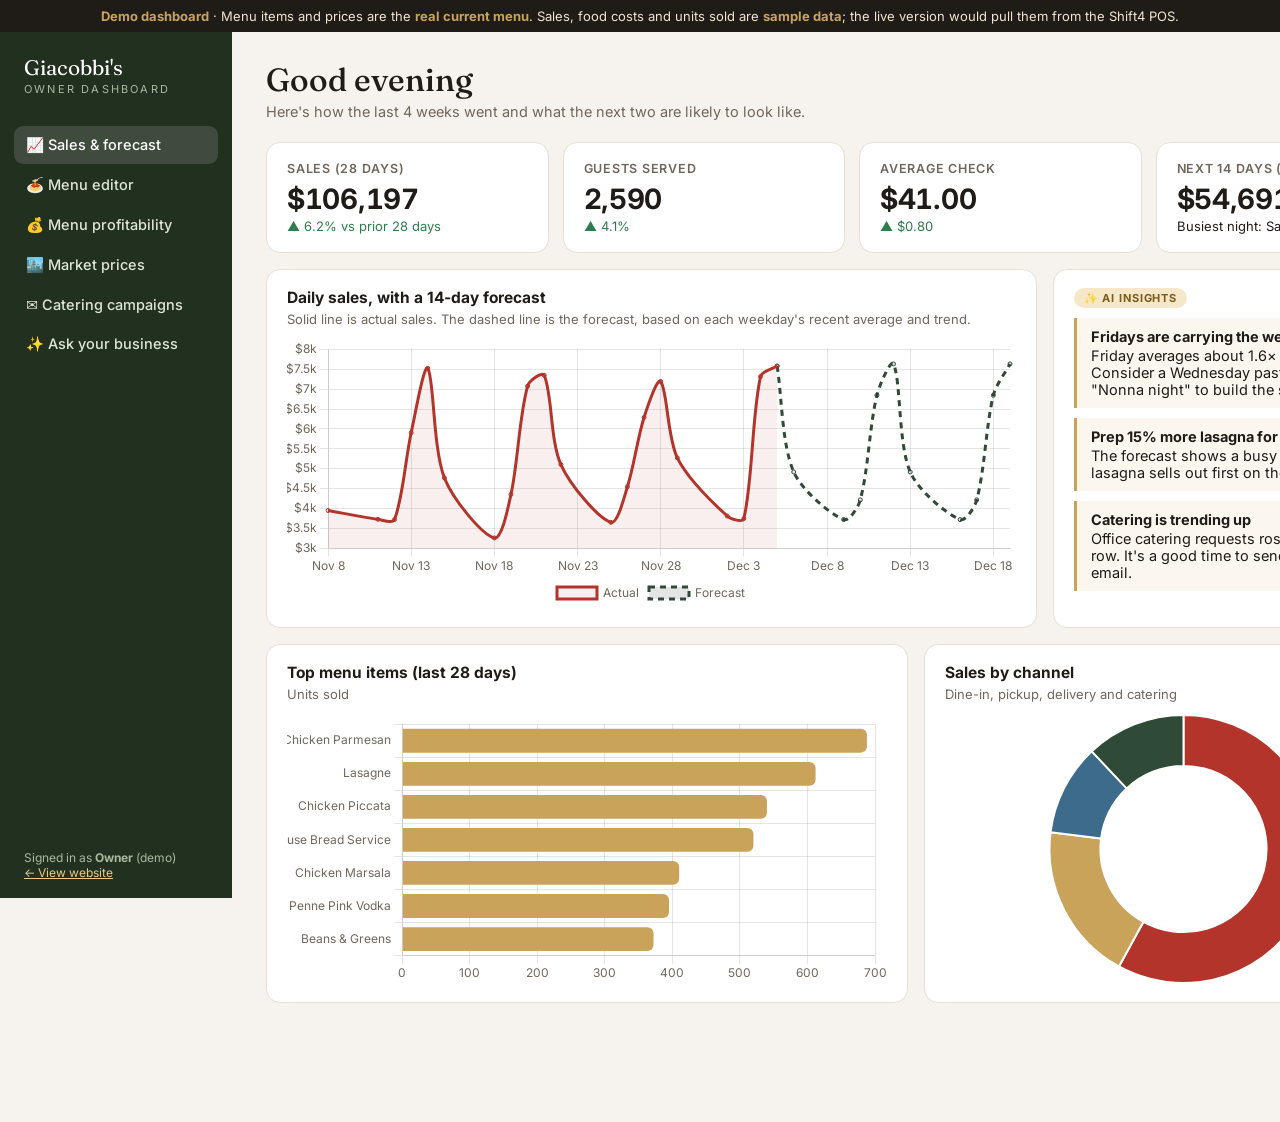
<file: admin/index.html>
<!doctype html>
<html lang="en"><head>
<meta charset="utf-8"><meta name="viewport" content="width=device-width,initial-scale=1">
<title>Owner Dashboard (Demo) · Giacobbi's</title>
<meta name="robots" content="noindex,nofollow">
<link rel="preconnect" href="https://fonts.googleapis.com"><link rel="preconnect" href="https://fonts.gstatic.com" crossorigin>
<link href="https://fonts.googleapis.com/css2?family=Fraunces:opsz,wght@9..144,500;9..144,600&family=Inter:wght@400;500;600;700&display=swap" rel="stylesheet">
<script src="/assets/chart.umd.js"></script>
<script src="/assets/menu-data.js"></script>
<link rel="icon" type="image/png" href="/assets/img/favicon.png">
<style>
:root{--bg:#f6f3ee;--panel:#fff;--ink:#1f1c18;--muted:#6f675c;--line:#e7dfd2;--tomato:#b3342a;--basil:#2f4a36;--gold:#c9a35a;--blue:#3d6b8c;--good:#2e7d4f;--warn:#b7791f;--bad:#b3342a}
*{box-sizing:border-box}
body{margin:0;font-family:Inter,system-ui,sans-serif;background:var(--bg);color:var(--ink);font-size:14.5px}
.banner{background:#1f1c18;color:#efe4cf;text-align:center;font-size:13px;padding:8px}
.banner b{color:var(--gold)}
.app{display:grid;grid-template-columns:232px 1fr;min-height:calc(100vh - 34px)}
aside{background:#22301f;color:#dfe6d9;padding:22px 14px;position:sticky;top:0;height:calc(100vh - 34px)}
aside .brand{font-family:Fraunces,serif;font-size:21px;color:#fff;padding:0 10px 4px}
aside .brand small{display:block;font-family:Inter;font-size:11px;letter-spacing:.2em;text-transform:uppercase;color:#a9b8a1;margin-top:2px}
aside nav{margin-top:26px;display:grid;gap:2px}
aside button{all:unset;cursor:pointer;padding:10px 12px;border-radius:9px;font-weight:500;display:flex;gap:10px;align-items:center}
aside button:hover{background:rgba(255,255,255,.07)}
aside button.on{background:rgba(255,255,255,.13);color:#fff}
aside .foot{position:absolute;bottom:18px;left:14px;right:14px;font-size:12px;color:#a9b8a1;padding:0 10px}
aside .foot a{color:#e9c98d}
main{padding:28px 34px 60px;max-width:1240px}
h1{font-family:Fraunces,serif;font-weight:500;font-size:32px;margin:0 0 4px}
.lede{color:var(--muted);margin:0 0 22px}
.tab{display:none}.tab.on{display:block}
.kpis{display:grid;grid-template-columns:repeat(4,1fr);gap:14px;margin-bottom:16px}
.card{background:var(--panel);border:1px solid var(--line);border-radius:14px;padding:18px 20px}
.kpi .l{color:var(--muted);font-size:12.5px;font-weight:600;text-transform:uppercase;letter-spacing:.06em}
.kpi .v{font-size:28px;font-weight:700;margin-top:6px;letter-spacing:-.01em;font-variant-numeric:tabular-nums}
.kpi .d{font-size:13px;margin-top:2px}
.up{color:var(--good)}.down{color:var(--bad)}
.row{display:grid;gap:16px;margin-bottom:16px}
.r21{grid-template-columns:2fr 1fr}.r11{grid-template-columns:1fr 1fr}
.card h3{margin:0 0 4px;font-size:15.5px}
.card .hint{color:var(--muted);font-size:13px;margin:0 0 12px}
.chartbox{position:relative;height:270px}
table{width:100%;border-collapse:collapse;font-variant-numeric:tabular-nums}
th{text-align:left;font-size:12px;text-transform:uppercase;letter-spacing:.06em;color:var(--muted);font-weight:600;padding:8px 10px;border-bottom:1px solid var(--line)}
td{padding:10px;border-bottom:1px solid #f0ebe2}
td.n,th.n{text-align:right}
.pill{display:inline-block;padding:2px 10px;border-radius:999px;font-size:12px;font-weight:600}
.p-star{background:#e3f1e8;color:var(--good)}.p-plow{background:#e6eef5;color:var(--blue)}.p-puz{background:#fbf0dc;color:var(--warn)}.p-dog{background:#f8e3e1;color:var(--bad)}
.insight{border-left:3px solid var(--gold);padding:10px 14px;background:#fbf7ef;border-radius:0 10px 10px 0;margin:10px 0}
.insight b{display:block;margin-bottom:2px}
.ai{display:inline-flex;align-items:center;gap:6px;font-size:11px;font-weight:700;letter-spacing:.08em;text-transform:uppercase;color:#7a5a1d;background:#f6e7c8;border-radius:999px;padding:3px 10px}
.btn{all:unset;cursor:pointer;border-radius:9px;padding:9px 16px;font-weight:600;font-size:14px;display:inline-flex;gap:6px;align-items:center}
.btn.pri{background:var(--tomato);color:#fff}.btn.pri:hover{background:#8e2620}
.btn.sec{border:1px solid var(--line);background:#fff}.btn.sec:hover{border-color:var(--ink)}
.btn[disabled]{opacity:.5;cursor:not-allowed}
input,select,textarea{font:inherit;padding:9px 12px;border:1px solid var(--line);border-radius:9px;background:#fff;width:100%}
textarea{resize:vertical}
label{display:grid;gap:5px;font-weight:600;font-size:13px}
.stack{display:grid;gap:12px}
.toast{position:fixed;bottom:22px;left:50%;transform:translateX(-50%);background:#1f1c18;color:#fff;padding:11px 18px;border-radius:10px;font-size:14px;opacity:0;transition:.25s;pointer-events:none}
.toast.on{opacity:1}
.email-prev{border:1px solid var(--line);border-radius:12px;overflow:hidden}
.email-prev .eh{background:#22301f;color:#fff;padding:18px 22px;font-family:Fraunces,serif;font-size:22px}
.email-prev .eb{padding:18px 22px;white-space:pre-wrap;line-height:1.6}
.chatlog{height:340px;overflow:auto;display:flex;flex-direction:column;gap:10px;padding:4px}
.m{max-width:80%;padding:10px 14px;border-radius:12px;line-height:1.5}
.m.u{align-self:flex-end;background:var(--tomato);color:#fff}
.m.a{align-self:flex-start;background:#f6f1e8;border:1px solid var(--line)}
.chips{display:flex;gap:6px;flex-wrap:wrap;margin:10px 0}
.chips button{all:unset;cursor:pointer;border:1px solid var(--line);background:#fff;border-radius:999px;padding:6px 12px;font-size:13px}
.chips button:hover{border-color:var(--tomato);color:var(--tomato)}
.src{font-size:12px;color:var(--muted);margin-top:8px}
@media (max-width:900px){.app{grid-template-columns:1fr}aside{position:static;height:auto}aside .foot{position:static;margin-top:16px}.kpis{grid-template-columns:1fr 1fr}.r21,.r11{grid-template-columns:1fr}main{padding:20px}}
</style>
</head><body>
<div class="banner"><b>Demo dashboard</b> · Menu items and prices are the <b>real current menu</b>. Sales, food costs and units sold are <b>sample data</b>; the live version would pull them from the Shift4 POS.</div>
<div class="app">
<aside>
  <div class="brand">Giacobbi's<small>Owner dashboard</small></div>
  <nav>
    <button data-t="overview" class="on">📈 Sales & forecast</button>
    <button data-t="menu">🍝 Menu editor</button>
    <button data-t="profit">💰 Menu profitability</button>
    <button data-t="market">🏙️ Market prices</button>
    <button data-t="catering">✉️ Catering campaigns</button>
    <button data-t="ask">✨ Ask your business</button>
  </nav>
  <div class="foot">Signed in as <b>Owner</b> (demo)<br><a href="/">← View website</a></div>
</aside>
<main>

<!-- OVERVIEW -->
<section class="tab on" id="t-overview">
  <h1>Good evening</h1>
  <p class="lede">Here's how the last 4 weeks went and what the next two are likely to look like.</p>
  <div class="kpis" id="kpis"></div>
  <div class="row r21">
    <div class="card"><h3>Daily sales, with a 14-day forecast</h3><p class="hint">Solid line is actual sales. The dashed line is the forecast, based on each weekday's recent average and trend.</p><div class="chartbox"><canvas id="cSales"></canvas></div></div>
    <div class="card"><span class="ai">✨ AI insights</span>
      <div class="insight"><b>Fridays are carrying the week</b>Friday averages about 1.6× a Wednesday. Consider a Wednesday pasta special or a "Nonna night" to build the slow nights.</div>
      <div class="insight"><b>Prep 15% more lasagna for Saturday</b>The forecast shows a busy weekend, and lasagna sells out first on the top Saturdays.</div>
      <div class="insight"><b>Catering is trending up</b>Office catering requests rose 3 weeks in a row. It's a good time to send a holiday-party email.</div>
    </div>
  </div>
  <div class="row r11">
    <div class="card"><h3>Top menu items (last 28 days)</h3><p class="hint">Units sold</p><div class="chartbox"><canvas id="cTop"></canvas></div></div>
    <div class="card"><h3>Sales by channel</h3><p class="hint">Dine-in, pickup, delivery and catering</p><div class="chartbox"><canvas id="cChan"></canvas></div></div>
  </div>
</section>

<!-- MENU EDITOR -->
<section class="tab" id="t-menu">
  <h1>Menu editor</h1>
  <p class="lede">Change a price or description here and the website, the chatbot and the AI-search data all update together. Loaded from the current placemat (<span id="menuSrc"></span>).</p>
  <div class="card">
    <table id="menuTbl"><thead><tr><th>Item</th><th>Section</th><th>Description</th><th class="n">Price</th><th></th></tr></thead><tbody></tbody></table>
    <div style="display:flex;gap:10px;margin-top:16px"><button class="btn sec" onclick="addItem()">+ Add item</button><button class="btn pri" onclick="toast('Demo: in the live version this publishes to the website instantly')">Publish changes</button></div>
  </div>
</section>

<!-- PROFIT -->
<section class="tab" id="t-profit">
  <h1>Menu profitability</h1>
  <p class="lede">Which dishes earn the most per plate, and which ones sell. Food cost comes from recipe quantities and supplier prices.</p>
  <div class="row r11">
    <div class="card"><h3>Popularity vs. profit per plate</h3><p class="hint">Top right are Stars. Bottom left are worth rethinking.</p><div class="chartbox" style="height:330px"><canvas id="cMatrix"></canvas></div></div>
    <div class="card"><span class="ai">✨ Recommendations</span><div id="profitRecs"></div></div>
  </div>
  <div class="card"><table id="profitTbl"><thead><tr><th>Item</th><th class="n">Price</th><th class="n">Food cost</th><th class="n">Food cost %</th><th class="n">Profit / plate</th><th class="n">Sold (28d)</th><th class="n">Total profit</th><th>Class</th></tr></thead><tbody></tbody></table></div>
</section>

<!-- MARKET -->
<section class="tab" id="t-market">
  <h1>Market prices</h1>
  <p class="lede">How your prices compare with other Italian restaurants nearby. The live version would refresh this from public menus each month.</p>
  <div class="card"><h3>Your price vs. the nearby average</h3><p class="hint">Sample comparison with three anonymized nearby Italian restaurants</p><div class="chartbox" style="height:300px"><canvas id="cMarket"></canvas></div></div>
  <div class="card" style="margin-top:16px"><table id="mktTbl"><thead><tr><th>Dish</th><th class="n">Giacobbi's</th><th class="n">Nearby A</th><th class="n">Nearby B</th><th class="n">Nearby C</th><th class="n">vs. average</th><th>Suggestion</th></tr></thead><tbody></tbody></table>
  <p class="src">Sample data. Competitor names are hidden in this demo.</p></div>
</section>

<!-- CATERING -->
<section class="tab" id="t-catering">
  <h1>Catering campaigns</h1>
  <p class="lede">Pick a list, let AI draft the email in the restaurant's voice, then review it and send.</p>
  <div class="kpis" style="grid-template-columns:repeat(3,1fr)">
    <div class="card kpi"><div class="l">Catering contacts</div><div class="v">412</div><div class="d">Offices, past events, newsletter</div></div>
    <div class="card kpi"><div class="l">Last campaign open rate</div><div class="v">47%</div><div class="d up">Restaurant average is about 30%</div></div>
    <div class="card kpi"><div class="l">Catering booked from email</div><div class="v">$3,860</div><div class="d">Last 90 days</div></div>
  </div>
  <div class="row r11">
    <div class="card stack">
      <label>Audience<select id="aud"><option value="office">Office & medical campus contacts (186)</option><option value="past">Past catering customers (142)</option><option value="all">Everyone (412)</option></select></label>
      <label>Occasion<select id="occ"><option value="holiday">Holiday parties</option><option value="lunch">Office lunch</option><option value="grad">Graduation season</option><option value="bills">Bills game day</option></select></label>
      <label>Offer (optional)<input id="offer" placeholder="e.g. Free tray of meatballs on orders over 30 guests"></label>
      <div style="display:flex;gap:10px"><button class="btn pri" onclick="draft()">✨ Draft with AI</button><button class="btn sec" onclick="toast('Demo: sending is turned off. The live version sends through an email service with unsubscribe handling.')">Send campaign</button></div>
    </div>
    <div class="email-prev"><div class="eh">Giacobbi's Cucina Citta</div><div class="eb" id="emailBody">Choose a list and an occasion, then click "Draft with AI."</div></div>
  </div>
</section>

<!-- ASK -->
<section class="tab" id="t-ask">
  <h1>Ask your business</h1>
  <p class="lede">Ask about sales, menu and catering in plain English.</p>
  <div class="card">
    <div class="chatlog" id="log"><div class="m a">Ciao! Ask me anything about the restaurant's numbers. Try one of the questions below.</div></div>
    <div class="chips" id="askChips"></div>
    <form id="askForm" style="display:flex;gap:10px"><input id="askIn" placeholder="e.g. What was our best night last month?"><button class="btn pri">Ask</button></form>
    <p class="src">Demo answers come from the sample data on this page.</p>
  </div>
</section>

</main></div>
<div class="toast" id="toast"></div>

<script>
// ---------- sample data (deterministic) ----------
let seed=7; const rnd=()=>{seed=(seed*16807)%2147483647;return (seed-1)/2147483646};
const fmt=n=>'$'+Math.round(n).toLocaleString();
// Real menu (generated by build.mjs from the current placemat). Prices are real; c (food cost) and u (units, 28 days) are SAMPLE.
const SAMPLE={'Chicken Parmesan':[7.1,688],'Lasagne':[6.0,612],'Chicken Piccata':[7.4,540],'House Bread Service':[1.6,520],'Chicken Marsala':[7.6,410],
 'Penne Pink Vodka':[4.6,395],'Beans & Greens':[3.1,372],'Chicken Milanese':[7.6,307],'Eggplant Parmesan':[5.0,268],'Gnocchi':[5.2,240],
 'Steak Giacobbi':[11.5,210],'Veal Parmesan':[12.4,118],'Fruitti di Mare':[12.6,96]};
const MENU_SECTIONS=window.GIA_MENU.sections;
const ALL=MENU_SECTIONS.flatMap(sec=>sec.items.map(x=>({n:x.n,s:sec.title,d:x.d,p:x.p,price:x.price})));
// Profitability, top sellers and the market tab use the dishes that have sample sales.
const ITEMS=ALL.filter(x=>SAMPLE[x.n]&&typeof x.p==='number').map(x=>({...x,c:SAMPLE[x.n][0],u:SAMPLE[x.n][1]}));
// 28 days actual; restaurant closed Mon/Tue
const today=new Date(); today.setHours(0,0,0,0);
const base={0:4600,3:3300,4:3900,5:6300,6:6900}; // Sun, Wed, Thu, Fri, Sat
const days=[];
for(let i=27;i>=0;i--){const d=new Date(today);d.setDate(d.getDate()-i);const w=d.getDay();const open=w in base;
  days.push({d,open,v:open?base[w]*(0.86+rnd()*0.28)*(1+(27-i)*0.004):null});}
const fc=[];
for(let i=1;i<=14;i++){const d=new Date(today);d.setDate(d.getDate()+i);const w=d.getDay();const open=w in base;
  const hist=days.filter(x=>x.open&&x.d.getDay()===w).map(x=>x.v);
  const avg=hist.length?hist.reduce((a,b)=>a+b)/hist.length:null; fc.push({d,open,v:open?avg*1.03:null});}
const total=days.reduce((a,x)=>a+(x.v||0),0);
const covers=Math.round(total/41);
const lbl=d=>d.toLocaleDateString('en-US',{month:'short',day:'numeric'});

document.getElementById('kpis').innerHTML=[
 ['Sales (28 days)',fmt(total),'▲ 6.2% vs prior 28 days','up'],
 ['Guests served',covers.toLocaleString(),'▲ 4.1%','up'],
 ['Average check',fmt(total/covers)+'.00','▲ $0.80','up'],
 ['Next 14 days (forecast)',fmt(fc.reduce((a,x)=>a+(x.v||0),0)),'Busiest night: Saturday',''],
].map(([l,v,d,c])=>`<div class="card kpi"><div class="l">${l}</div><div class="v">${v}</div><div class="d ${c}">${d}</div></div>`).join('');

Chart.defaults.font.family='Inter'; Chart.defaults.color='#6f675c';
new Chart(cSales,{type:'line',data:{labels:[...days,...fc].map(x=>lbl(x.d)),datasets:[
 {label:'Actual',data:[...days.map(x=>x.v),...fc.map(()=>null)],borderColor:'#b3342a',backgroundColor:'rgba(179,52,42,.08)',fill:true,tension:.3,spanGaps:true,pointRadius:2},
 {label:'Forecast',data:[...days.map((x,i)=>i===days.length-1?x.v:null),...fc.map(x=>x.v)],borderColor:'#2f4a36',borderDash:[6,5],tension:.3,spanGaps:true,pointRadius:2}]},
 options:{maintainAspectRatio:false,plugins:{legend:{position:'bottom'}},scales:{y:{ticks:{callback:v=>'$'+v/1000+'k'}},x:{ticks:{maxTicksLimit:10}}}}});
const topItems=[...ITEMS].sort((a,b)=>b.u-a.u).slice(0,7);
new Chart(cTop,{type:'bar',data:{labels:topItems.map(x=>x.n),datasets:[{data:topItems.map(x=>x.u),backgroundColor:'#c9a35a',borderRadius:6}]},options:{indexAxis:'y',maintainAspectRatio:false,plugins:{legend:{display:false}}}});
new Chart(cChan,{type:'doughnut',data:{labels:['Dine-in','Pickup','DoorDash','Catering'],datasets:[{data:[58,19,11,12],backgroundColor:['#b3342a','#c9a35a','#3d6b8c','#2f4a36']}]},options:{maintainAspectRatio:false,plugins:{legend:{position:'right'}},cutout:'62%'}});

// ---------- menu editor ----------
const esc=t=>String(t).replace(/&/g,'&amp;').replace(/"/g,'&quot;').replace(/</g,'&lt;');
menuSrc.textContent=window.GIA_MENU.source+', '+window.GIA_MENU.updated;
function renderMenu(){menuTbl.tBodies[0].innerHTML=ALL.map((x,i)=>`<tr>
 <td><input value="${esc(x.n)}" onchange="ALL[${i}].n=this.value"></td>
 <td style="width:150px"><select onchange="ALL[${i}].s=this.value">${MENU_SECTIONS.map(s=>`<option ${s.title===x.s?'selected':''}>${esc(s.title)}</option>`).join('')}</select></td>
 <td><input value="${esc(x.d)}" id="desc${i}" onchange="ALL[${i}].d=this.value"></td>
 <td class="n" style="width:110px">${typeof x.p==='number'&&!/\/|from/.test(x.price)?`<input value="${x.p}" type="number" step="0.25" onchange="ALL[${i}].p=+this.value" style="text-align:right">`:`<span title="Multiple prices: edit in build.mjs">${esc(x.price)||'—'}</span>`}</td>
 <td style="width:150px"><button class="btn sec" onclick="aiDesc(${i})">✨ Rewrite</button></td></tr>`).join('');}
const voices=['Made the way the Jacobbi family has made it for decades: ','A house favorite: ','Straight from the family kitchen: '];
function aiDesc(i){const x=ALL[i];const base=x.d.replace(/^(Made the way.*?: |A house favorite: |Straight from the family kitchen: )/,'');x.d=voices[i%3]+base.charAt(0).toLowerCase()+base.slice(1)+'.';document.getElementById('desc'+i).value=x.d;toast('AI rewrote the description. Review it, then publish.');}
function addItem(){ALL.push({n:'New dish',s:'Pasta',p:20,price:'$20',d:'Describe the dish'});renderMenu();}
renderMenu();

// ---------- profitability ----------
const avgU=ITEMS.reduce((a,x)=>a+x.u,0)/ITEMS.length, avgM=ITEMS.reduce((a,x)=>a+(x.p-x.c),0)/ITEMS.length;
const cls=x=>{const hiU=x.u>=avgU,hiM=(x.p-x.c)>=avgM;return hiU&&hiM?['Star','p-star']:hiU?['Plowhorse','p-plow']:hiM?['Puzzle','p-puz']:['Rethink','p-dog']};
profitTbl.tBodies[0].innerHTML=[...ITEMS].sort((a,b)=>(b.p-b.c)*b.u-(a.p-a.c)*a.u).map(x=>{const[c,k]=cls(x);const pct=x.c/x.p*100;
 return `<tr><td><b>${x.n}</b></td><td class="n">$${x.p.toFixed(2)}</td><td class="n">$${x.c.toFixed(2)}</td><td class="n" style="color:${pct>35?'var(--bad)':'inherit'}">${pct.toFixed(0)}%</td><td class="n">$${(x.p-x.c).toFixed(2)}</td><td class="n">${x.u}</td><td class="n"><b>${fmt((x.p-x.c)*x.u)}</b></td><td><span class="pill ${k}">${c}</span></td></tr>`}).join('');
new Chart(cMatrix,{type:'scatter',data:{datasets:[{data:ITEMS.map(x=>({x:x.u,y:x.p-x.c,n:x.n})),backgroundColor:ITEMS.map(x=>({Star:'#2e7d4f',Plowhorse:'#3d6b8c',Puzzle:'#b7791f',Rethink:'#b3342a'})[cls(x)[0]]),pointRadius:8}]},
 options:{maintainAspectRatio:false,plugins:{legend:{display:false},tooltip:{callbacks:{label:c=>`${c.raw.n}: ${c.raw.x} sold, $${c.raw.y.toFixed(2)}/plate`}}},scales:{x:{title:{display:true,text:'Units sold (28 days)'}},y:{title:{display:true,text:'Profit per plate'},ticks:{callback:v=>'$'+v}}}}});
profitRecs.innerHTML=`
 <div class="insight"><b>Chicken Parm is your workhorse</b>It's the top seller, at a healthy 31% food cost. Raising it $1 adds about $690 a month with little risk to demand.</div>
 <div class="insight"><b>Fruitti di Mare and Veal Parmesan: high cost, slow sellers</b>Both run above 40% food cost and sell fewer than 120 plates a month. Watch portioning on the seafood, or feature them as weekend specials so less inventory sits in the walk-in.</div>
 <div class="insight"><b>Feature the Eggplant Parmesan</b>It has a strong margin, and the family's eggplant lasagne from Carmine's already sells on the party and catering menus. Have servers mention the Carmine's story.</div>`;

// ---------- market ----------
// Giacobbi's column = real menu price; the three nearby columns are SAMPLE numbers for anonymized restaurants.
const PRICE=n=>ALL.find(x=>x.n===n).p;
const MK=[['Lasagne',PRICE('Lasagne'),22,20,23],['Chicken Parmesan',PRICE('Chicken Parmesan'),24,24,25],['Chicken Milanese',PRICE('Chicken Milanese'),24,23,25],['Penne Pink Vodka',PRICE('Penne Pink Vodka'),19,18,21],['Veal Parmesan',PRICE('Veal Parmesan'),30,28,31],['Fruitti di Mare',PRICE('Fruitti di Mare'),30,29,32]];
mktTbl.tBodies[0].innerHTML=MK.map(([n,g,a,b,c])=>{const av=(a+b+c)/3,d=g-av;return `<tr><td><b>${n}</b></td><td class="n"><b>$${g}</b></td><td class="n">$${a}</td><td class="n">$${b}</td><td class="n">$${c}</td><td class="n ${d<0?'down':'up'}">${d<0?'−':'+'}$${Math.abs(d).toFixed(2)}</td><td>${d<-1?'Room to raise about $1':'Priced in line'}</td></tr>`}).join('');
new Chart(cMarket,{type:'bar',data:{labels:MK.map(x=>x[0]),datasets:[{label:"Giacobbi's",data:MK.map(x=>x[1]),backgroundColor:'#b3342a',borderRadius:6},{label:'Nearby average',data:MK.map(x=>((x[2]+x[3]+x[4])/3).toFixed(2)),backgroundColor:'#d9cdb8',borderRadius:6}]},options:{maintainAspectRatio:false,plugins:{legend:{position:'bottom'}},scales:{y:{ticks:{callback:v=>'$'+v}}}}});

// ---------- catering email ----------
function draft(){
 const o=occ.value, offer=offer_.value.trim();
 const subj={holiday:'Let us cater your holiday party 🎄',lunch:'Lunch for the office, handled',grad:'Graduation party trays from Giacobbi\'s',bills:'Game day trays, Bills edition'}[o];
 const hook={holiday:'The holidays are coming up fast, and party calendars fill up just as quickly.',lunch:'Feeding a team shouldn\'t mean another sad sandwich platter.',grad:'Graduation season means a crowd, and a crowd means trays.',bills:'Sundays in Buffalo call for a full table.'}[o];
 emailBody.textContent=`Subject: ${subj}

${hook}

Let Giacobbi's handle the food. Our drop-off catering brings the family recipes our guests love straight to your door: chicken piccata, lasagna, the eggplant lasagne from Carmine's, salads and plenty of bread. Hot drop-off buffets start at $18.75 per person.
${offer?'\n'+offer+'\n':''}
• Trays sized for 10 to 100+ guests
• Delivered hot and ready to serve
• Just tell us the date and headcount, and we'll plan the rest

Reply to this email or call (716) 834-4000 to book.

Grazie,
The Jacobbi family
Giacobbi's Cucina Citta · 59 Allen St., Buffalo

Unsubscribe`;
 toast('Draft ready. Edit anything before sending.');
}
const offer_=document.getElementById('offer');

// ---------- ask ----------
const best=days.filter(x=>x.open).sort((a,b)=>b.v-a.v)[0];
const QA=[
 ['What was our best night?',()=>`Your best night in the last 28 days was ${best.d.toLocaleDateString('en-US',{weekday:'long',month:'short',day:'numeric'})} at ${fmt(best.v)}.`],
 ['Which dish should I raise the price on?',()=>`Chicken Parmesan. It's your top seller at 31% food cost, and nearby restaurants charge about $1.33 more on average. A $1 increase adds about $690 a month.`],
 ['How much should we prep for Saturday?',()=>`Saturday is forecast at ${fmt(fc.find(x=>x.d.getDay()===6).v)}. Based on recent Saturdays, plan for roughly 48 lasagne, 52 chicken parm and 40 chicken piccata.`],
 ['How is catering doing?',()=>`Catering is about 12% of sales, and requests rose three weeks in a row. The last email campaign booked $3,860. Want me to draft a holiday-party email?`],
];
askChips.innerHTML=QA.map((q,i)=>`<button onclick="ask(${i})">${q[0]}</button>`).join('');
function say(t,c){const d=document.createElement('div');d.className='m '+c;d.textContent=t;log.append(d);log.scrollTop=log.scrollHeight;}
function ask(i){say(QA[i][0],'u');setTimeout(()=>say(QA[i][1](),'a'),500);}
askForm.onsubmit=e=>{e.preventDefault();const q=askIn.value.trim();if(!q)return;askIn.value='';say(q,'u');
 const s=q.toLowerCase();const i=/best|record|biggest/.test(s)?0:/price|raise|charge/.test(s)?1:/prep|saturday|forecast/.test(s)?2:/cater|email/.test(s)?3:-1;
 setTimeout(()=>say(i>=0?QA[i][1]():'In the live version I\'d answer that from your real Shift4 sales. For this demo, try one of the suggested questions.','a'),500);};

// ---------- tabs + toast ----------
document.querySelectorAll('aside nav button').forEach(b=>b.onclick=()=>{document.querySelectorAll('aside nav button').forEach(x=>x.classList.toggle('on',x===b));document.querySelectorAll('.tab').forEach(t=>t.classList.toggle('on',t.id==='t-'+b.dataset.t));window.scrollTo(0,0)});
function toast(t){const el=document.getElementById('toast');el.textContent=t;el.classList.add('on');clearTimeout(el._t);el._t=setTimeout(()=>el.classList.remove('on'),2600);}
</script>
</body></html>
</file>
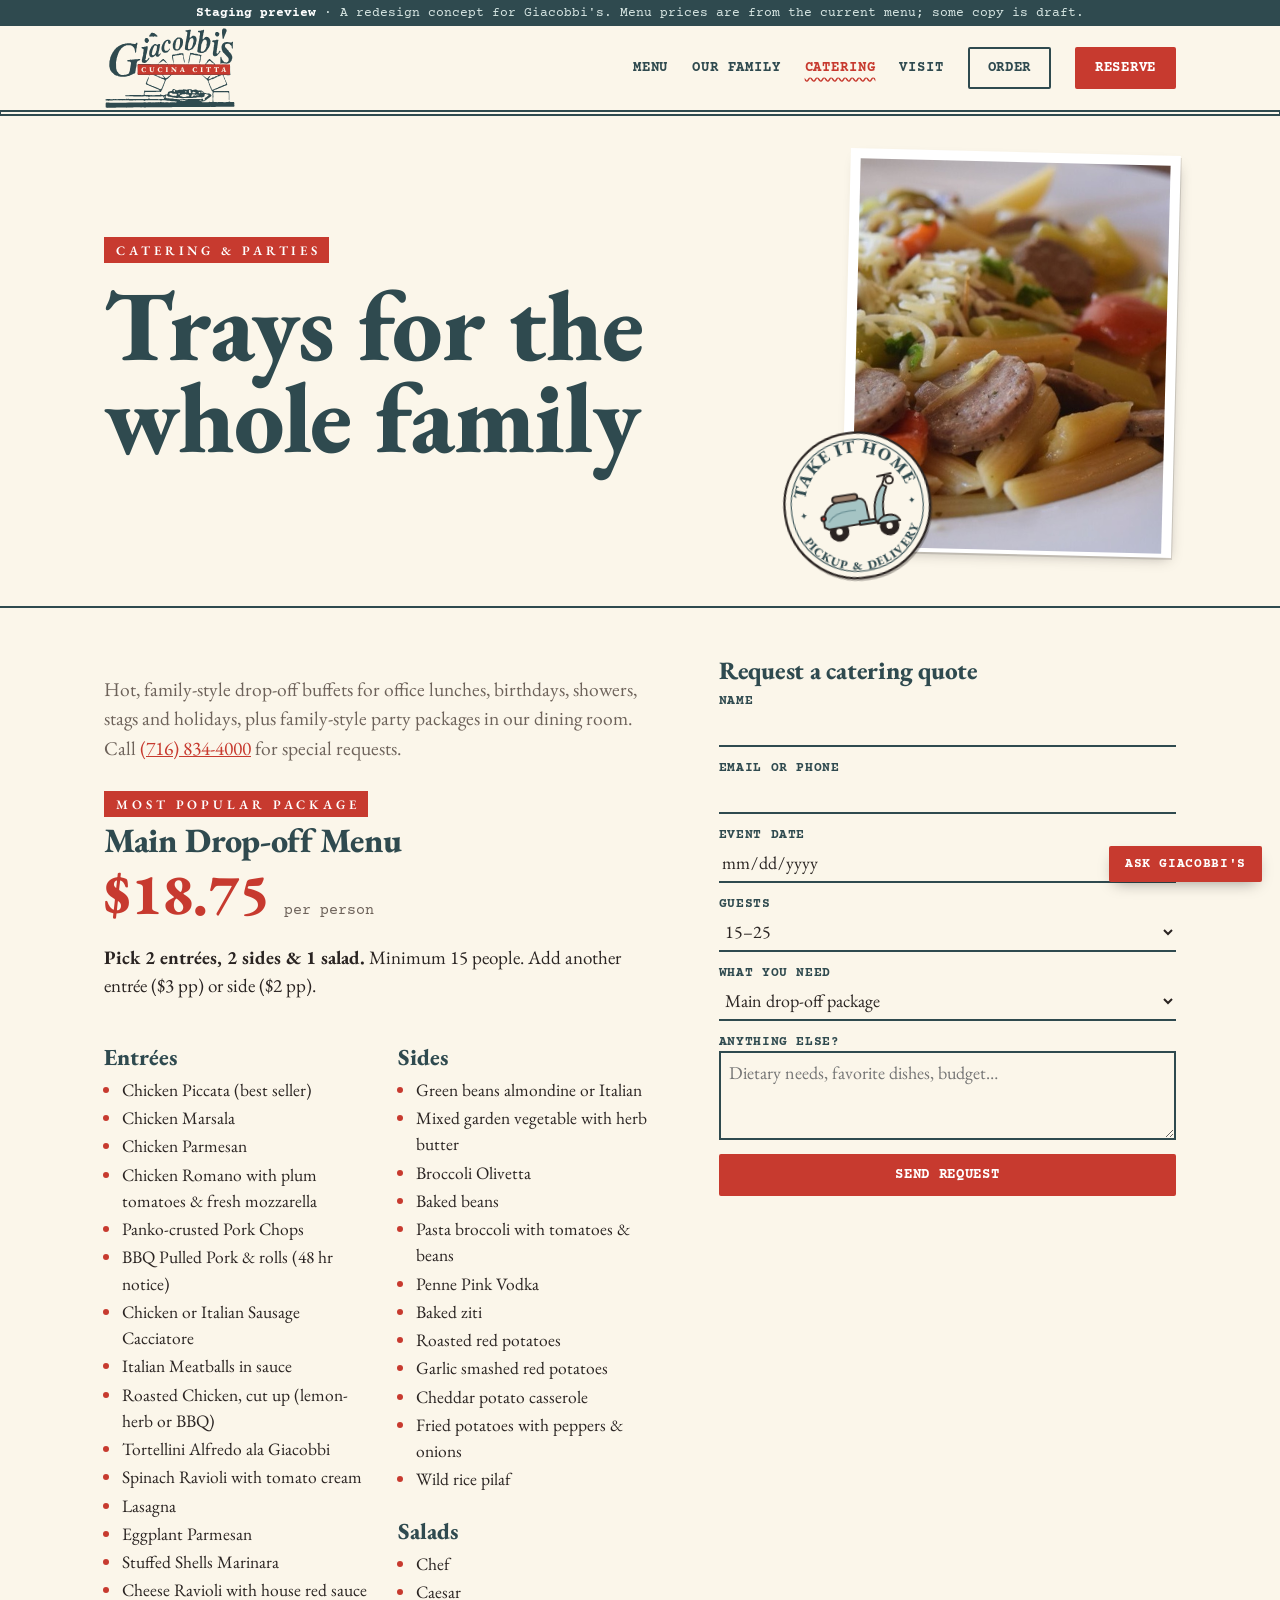
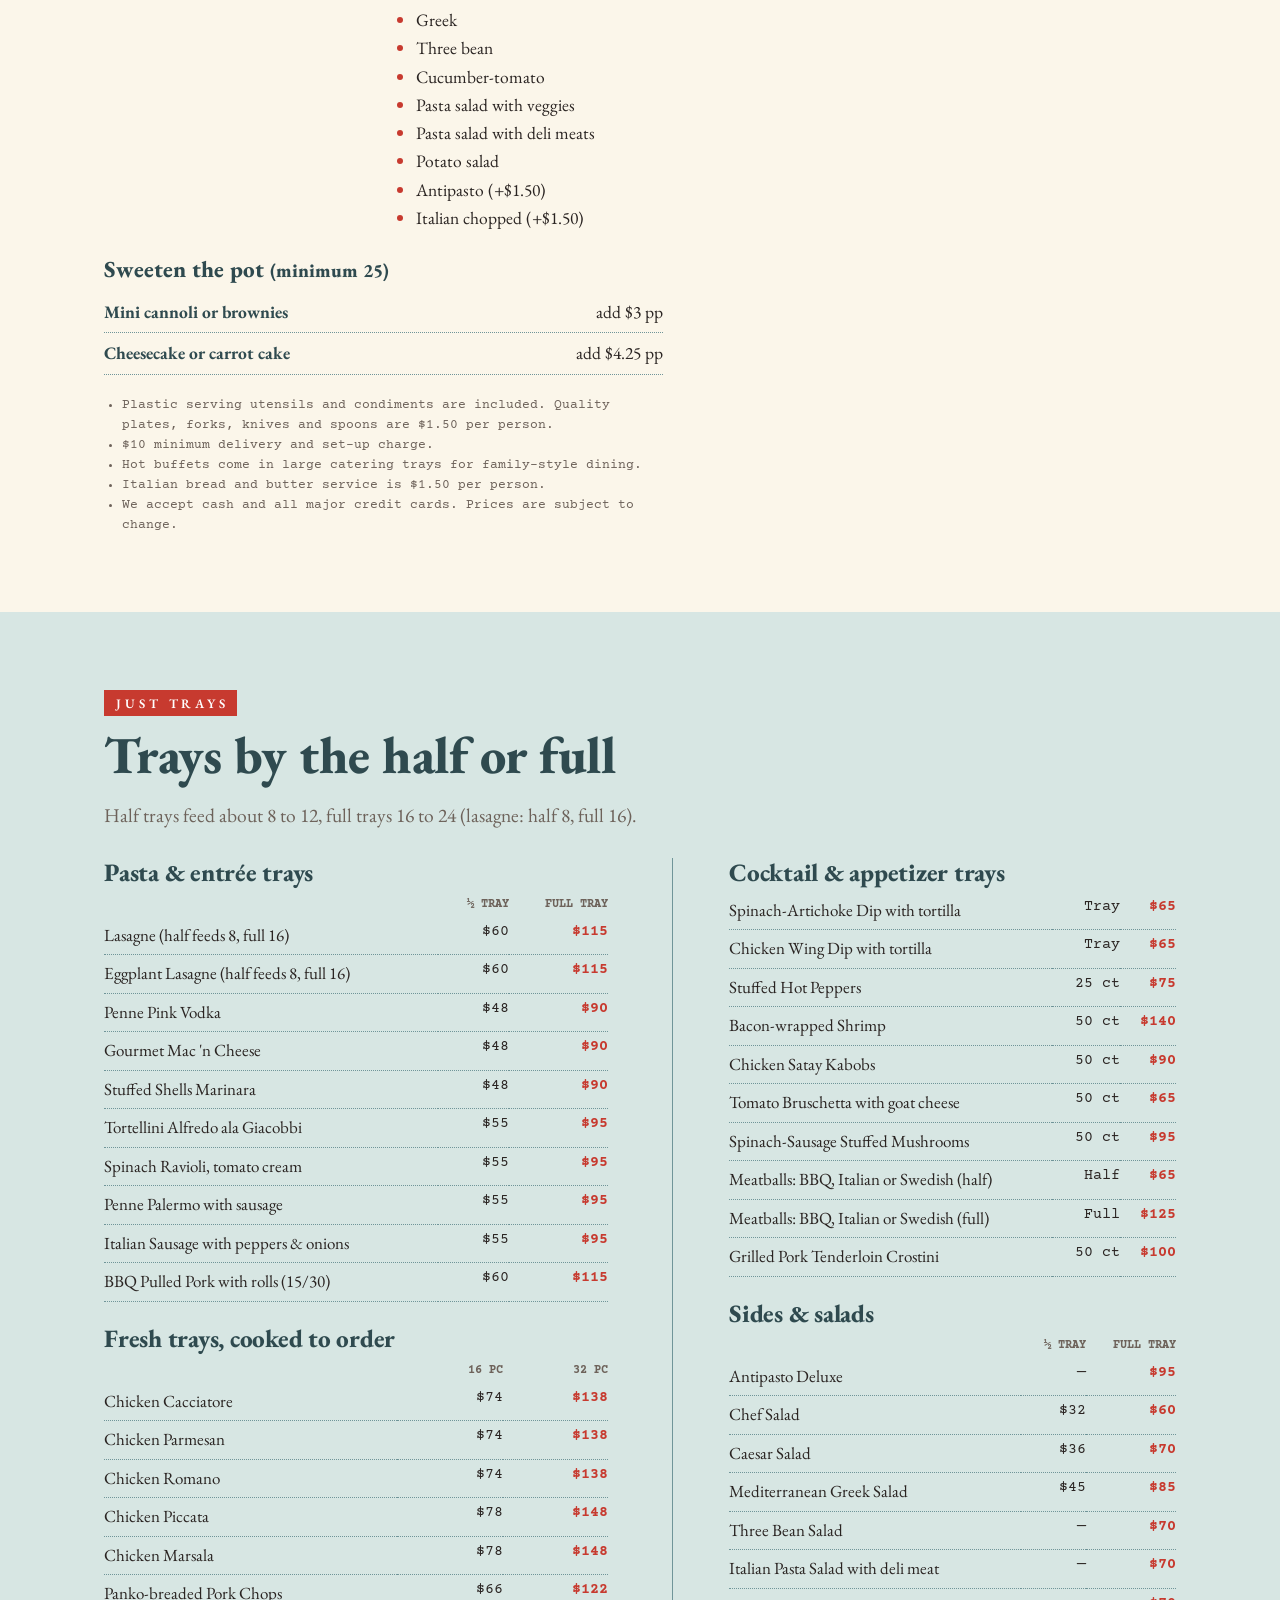
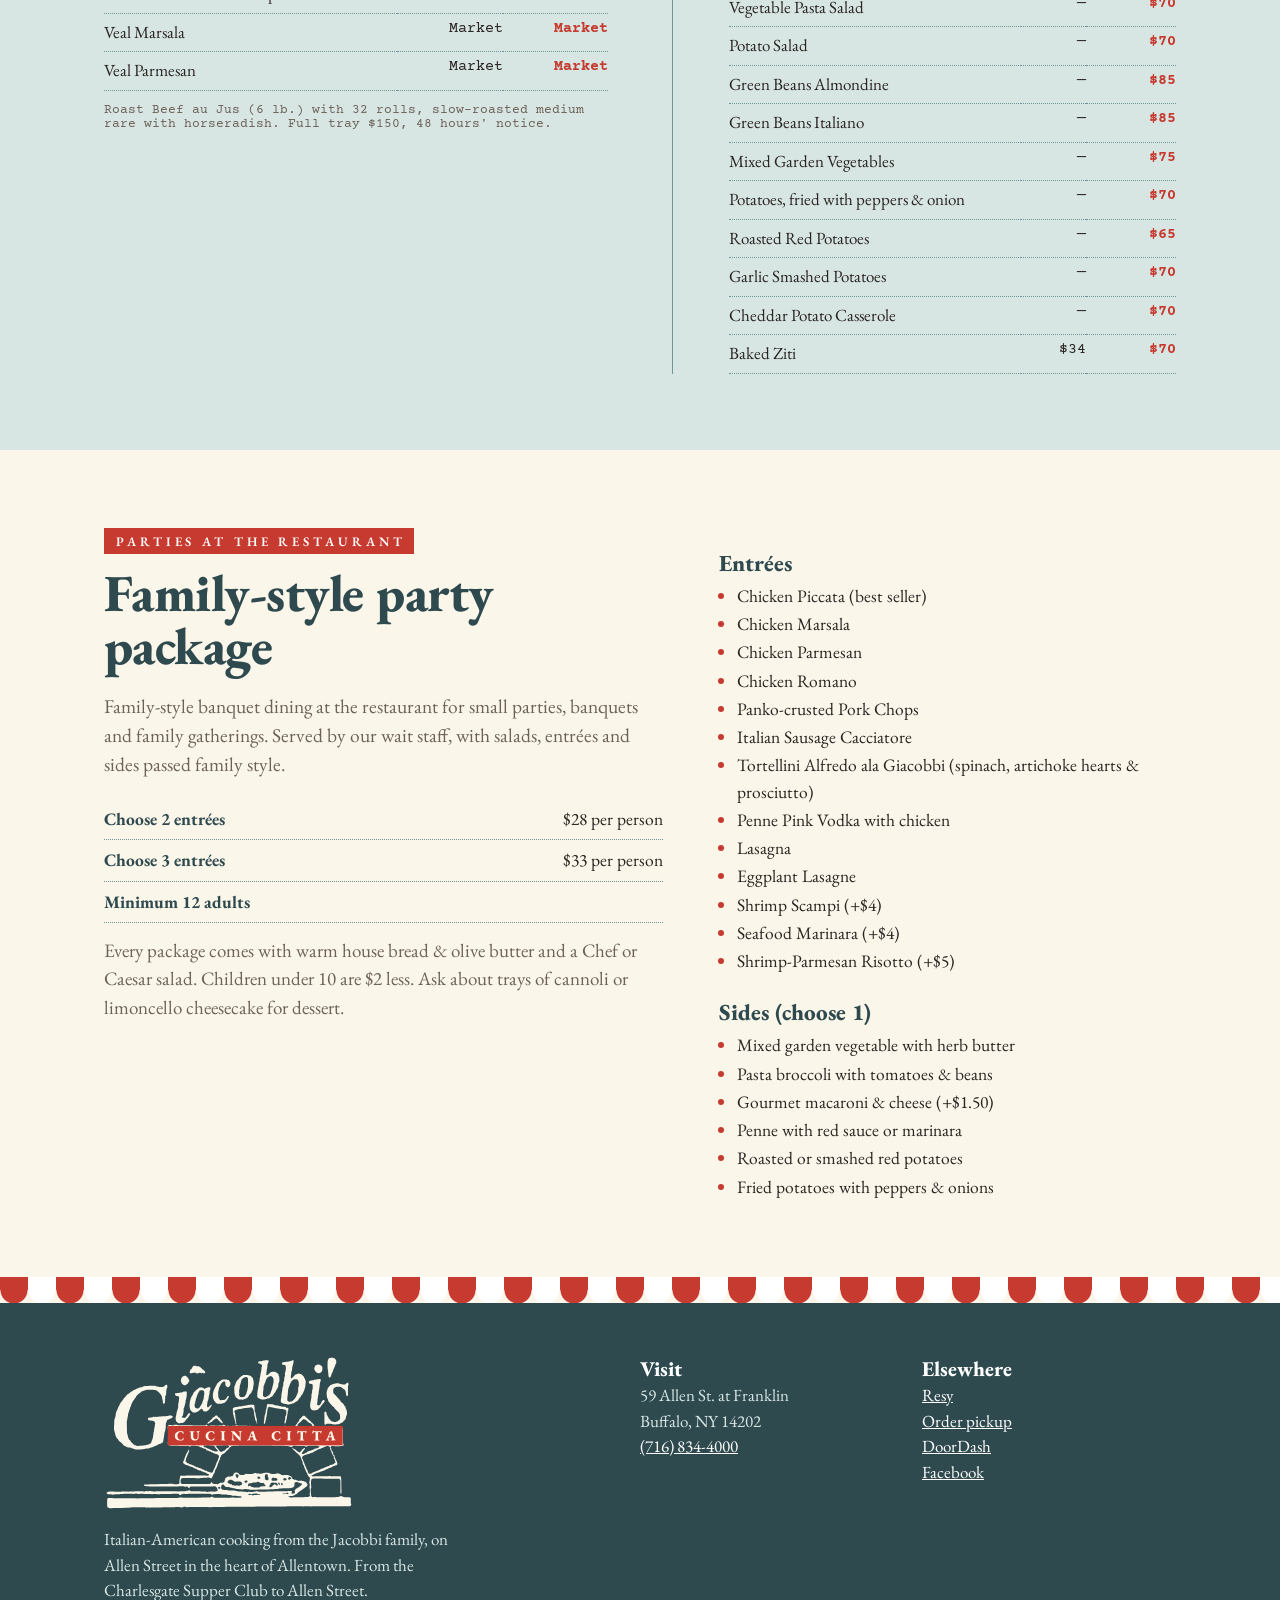
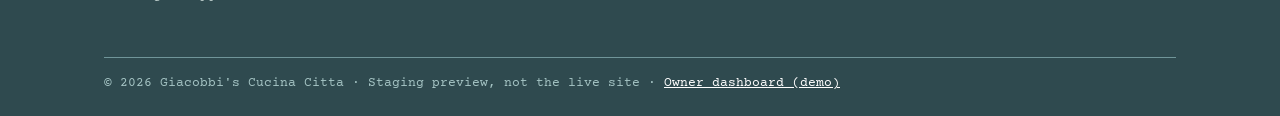
<file: catering.html>
<!doctype html>
<html lang="en"><head>
<meta charset="utf-8"><meta name="viewport" content="width=device-width,initial-scale=1">
<title>Catering | Giacobbi's Cucina Citta, Buffalo NY</title>
<meta name="description" content="Drop-off Italian catering in Buffalo from Giacobbi's Cucina Citta: hot buffets from $18.75 per person, half and full trays, and family-style party packages.">
<meta name="robots" content="noindex,nofollow">
<meta name="theme-color" content="#2f4a4f">
<link rel="icon" type="image/png" href="/assets/img/favicon.png"><link rel="icon" type="image/svg+xml" href="/assets/img/favicon.svg">
<link rel="apple-touch-icon" href="/assets/img/apple-touch-icon.png">
<meta property="og:title" content="Catering | Giacobbi's Cucina Citta, Buffalo NY"><meta property="og:description" content="Drop-off Italian catering in Buffalo from Giacobbi's Cucina Citta: hot buffets from $18.75 per person, half and full trays, and family-style party packages."><meta property="og:type" content="restaurant">
<meta property="og:url" content="https://giacobbis.com/catering.html">
<meta property="og:image" content="https://giacobbis.com/assets/img/og-image.jpg"><meta property="og:image:width" content="1200"><meta property="og:image:height" content="630"><meta property="og:image:alt" content="Giacobbi's Cucina Citta logo">
<meta name="twitter:card" content="summary_large_image">
<link rel="preconnect" href="https://fonts.googleapis.com"><link rel="preconnect" href="https://fonts.gstatic.com" crossorigin>
<link href="https://fonts.googleapis.com/css2?family=Courier+Prime:wght@400;700&family=EB+Garamond:ital,wght@0,400;0,600;0,800;1,400;1,600&family=Reenie+Beanie&display=swap" rel="stylesheet">
<link rel="stylesheet" href="/assets/site.css">
<script type="application/ld+json">{"@context":"https://schema.org","@type":"Restaurant","name":"Giacobbi's Cucina Citta","image":["https://giacobbis.com/assets/img/outside-patio.jpg","https://giacobbis.com/assets/img/inside.jpg"],"logo":"https://giacobbis.com/assets/img/og-image.jpg","servesCuisine":["Italian","Italian-American"],"priceRange":"$$","telephone":"+17168344000","url":"https://giacobbis.com/","address":{"@type":"PostalAddress","streetAddress":"59 Allen St","addressLocality":"Buffalo","addressRegion":"NY","postalCode":"14202","addressCountry":"US"},"areaServed":"Buffalo, NY","foundingDate":"2016-05","founder":[{"@type":"Person","name":"Billy Jacobbi"},{"@type":"Person","name":"Mike Jacobbi"}],"acceptsReservations":"https://resy.com/cities/buffalo-ny/venues/giacobbis","hasMenu":"https://giacobbis.com/menu.html","sameAs":["https://www.facebook.com/giacobbisCucina/","https://resy.com/cities/buffalo-ny/venues/giacobbis"],"openingHoursSpecification":[{"@type":"OpeningHoursSpecification","dayOfWeek":["Wednesday","Thursday","Friday","Saturday"],"opens":"16:30","closes":"22:00"},{"@type":"OpeningHoursSpecification","dayOfWeek":"Sunday","opens":"16:00","closes":"21:00"}],"potentialAction":[{"@type":"ReserveAction","target":"https://resy.com/cities/buffalo-ny/venues/giacobbis"},{"@type":"OrderAction","target":"https://ordering.chownow.com/order/20612/locations"}]}</script>
</head><body>

<div class="demo-banner"><b>Staging preview</b> · A redesign concept for Giacobbi's. Menu prices are from the current menu; some copy is draft.</div>
<header class="nav"><div class="wrap">
  <a class="brand" href="/" aria-label="Giacobbi's Cucina Citta, home"><svg xmlns="http://www.w3.org/2000/svg" viewBox="118 80 1364 848" role="img" aria-labelledby="hdr-t"><title id="hdr-t">Giacobbi's Cucina Citta</title>
<g transform="translate(0.000000,1000.000000) scale(0.100000,-0.100000)" fill="#2f4a4f"><path d="M13545 9053 c-30 -2 -55 -10 -62 -20 -7 -9 -23 -21 -35 -27 -15 -7 -28 -28 -36 -56 -8 -25 -18 -55 -25 -68 -13 -28 -13 -417 1 -453 6 -14 18 -113 27 -220 16 -179 19 -196 41 -219 48 -50 114 14 129 127 4 28 13 54 20 57 7 2 15 20 19 39 4 19 13 40 20 46 8 7 17 31 20 56 4 24 14 49 21 55 8 7 15 25 15 41 0 15 6 34 14 41 7 8 17 25 21 38 4 14 13 32 20 40 7 8 16 33 20 55 4 22 13 50 21 62 8 12 14 29 14 36 0 8 8 25 19 38 44 57 30 202 -23 245 -17 13 -38 31 -47 39 -9 8 -19 15 -24 15 -4 0 -13 6 -19 14 -12 16 -95 25 -171 19z M9998 8914 c-4 -3 -45 -9 -92 -13 -57 -6 -93 -14 -104 -25 -11 -9 -37 -16 -63 -17 -96 -1 -132 -12 -142 -42 -16 -48 8 -87 52 -87 20 0 47 -9 61 -20 14 -11 29 -20 34 -20 50 -1 80 -107 41 -150 -10 -12 -15 -38 -15 -88 0 -71 -27 -232 -40 -242 -4 -3 -11 -54 -17 -115 -6 -61 -18 -123 -27 -140 -10 -20 -16 -56 -16 -105 0 -43 -5 -81 -11 -87 -12 -12 -33 -124 -48 -259 -5 -45 -14 -90 -20 -100 -14 -26 -44 -257 -48 -384 -4 -104 -4 -105 25 -138 16 -17 32 -32 37 -32 4 0 13 -7 19 -16 7 -8 32 -18 56 -21 25 -3 53 -13 63 -21 28 -24 246 -18 295 9 21 11 56 19 83 19 45 0 83 21 140 75 9 8 23 15 32 15 26 0 47 11 47 26 0 8 7 14 15 14 9 0 19 8 22 17 4 10 24 40 45 68 21 27 38 55 38 62 0 7 6 16 13 20 18 12 97 131 97 147 0 7 9 25 20 39 11 14 20 30 20 36 0 6 9 15 20 21 11 6 20 21 20 35 0 13 8 31 17 40 12 13 18 40 21 104 2 47 10 100 18 118 8 17 14 36 14 42 0 7 7 23 16 37 23 34 16 266 -8 304 -9 14 -19 44 -23 67 -4 24 -12 46 -18 50 -7 5 -19 22 -27 38 -11 20 -29 34 -55 43 -22 7 -47 19 -56 27 -34 32 -274 18 -284 -16 -4 -11 -12 -19 -20 -19 -8 0 -16 -8 -19 -18 -3 -9 -16 -22 -28 -27 -13 -6 -32 -24 -43 -42 -20 -32 -88 -55 -114 -38 -14 8 -14 82 -1 90 7 4 6 13 -1 27 -9 17 -8 24 4 33 13 9 16 27 14 82 -1 44 3 76 10 85 17 20 36 163 29 221 -4 40 -2 49 14 60 13 7 20 23 20 42 0 16 7 39 15 49 21 27 20 112 -1 120 -20 8 -139 8 -146 0z m313 -867 c25 -13 79 -64 79 -74 0 -4 8 -15 18 -26 28 -31 36 -262 10 -299 -12 -18 -17 -35 -12 -52 4 -17 -1 -37 -14 -59 -11 -19 -22 -63 -26 -103 -7 -66 -22 -118 -52 -176 -8 -14 -14 -32 -14 -39 0 -7 -9 -31 -19 -53 -10 -23 -22 -53 -25 -68 -4 -16 -13 -28 -21 -28 -9 0 -15 -9 -15 -21 0 -12 -8 -23 -19 -26 -11 -3 -22 -11 -25 -19 -3 -8 -12 -14 -19 -14 -8 0 -22 -9 -32 -20 -10 -11 -26 -20 -35 -20 -9 0 -30 -11 -46 -25 -31 -27 -99 -35 -106 -13 -2 6 -20 17 -38 23 -28 9 -36 19 -42 46 -9 42 2 272 13 279 5 3 10 60 11 127 3 98 6 125 21 140 9 11 17 30 17 42 0 12 9 39 20 61 11 22 20 46 20 54 0 7 6 16 14 19 8 3 15 26 18 56 3 28 12 59 21 69 8 9 18 29 22 44 4 15 13 29 21 32 8 3 14 12 14 20 0 41 79 103 137 108 32 3 59 10 61 16 5 15 14 15 43 -1z M11420 8889 c-23 -14 -58 -23 -100 -26 -43 -4 -69 -11 -78 -21 -11 -15 -136 -29 -279 -31 -32 -1 -43 -5 -43 -16 0 -9 -7 -18 -15 -21 -10 -4 -15 -20 -15 -44 0 -56 27 -75 107 -75 50 0 67 -4 78 -18 20 -28 37 -161 26 -210 -5 -23 -15 -71 -21 -107 -7 -36 -19 -89 -27 -118 -12 -40 -13 -56 -5 -64 16 -16 15 -64 -2 -91 -17 -29 -40 -142 -31 -156 8 -14 -21 -144 -41 -184 -9 -18 -14 -62 -14 -119 0 -69 -4 -94 -15 -102 -14 -11 -36 -117 -39 -188 0 -20 -4 -40 -8 -44 -5 -4 -8 -32 -8 -63 -1 -31 -7 -67 -15 -81 -10 -17 -14 -57 -15 -122 0 -53 -5 -109 -10 -124 -33 -85 -34 -240 -2 -251 10 -4 28 -15 41 -25 13 -10 30 -18 39 -18 8 0 20 -7 26 -15 7 -10 33 -18 71 -21 33 -3 92 -12 131 -20 106 -23 246 -8 314 34 27 17 66 34 85 38 19 3 54 23 77 44 24 20 58 41 76 45 21 4 36 15 42 29 4 12 15 28 24 35 9 7 16 17 16 22 0 16 62 100 86 116 13 8 24 21 24 28 0 7 9 24 20 38 11 14 20 32 20 41 0 9 7 16 15 16 9 0 20 11 25 25 5 14 14 25 19 25 5 0 12 13 16 29 3 16 13 35 20 41 8 7 17 27 21 46 3 18 12 38 20 45 8 6 14 19 14 28 0 9 9 34 20 56 11 22 20 56 20 77 0 21 4 38 9 38 16 0 22 32 28 130 2 52 8 101 12 110 15 29 13 136 -2 152 -8 8 -18 30 -22 49 -4 19 -19 57 -32 84 -14 28 -33 65 -42 83 -9 19 -42 55 -73 80 -32 26 -58 50 -58 55 0 4 -19 7 -42 7 -24 0 -52 7 -62 15 -25 19 -80 19 -95 1 -6 -7 -37 -16 -68 -20 -58 -7 -103 -34 -103 -63 0 -8 -7 -16 -15 -19 -8 -4 -15 -11 -15 -18 0 -6 -18 -27 -40 -46 -22 -19 -40 -40 -40 -45 0 -15 -64 -37 -83 -29 -18 7 -15 145 4 233 5 24 7 52 4 62 -4 10 1 35 10 56 10 21 21 47 25 58 5 11 12 67 16 125 4 71 11 110 21 122 8 9 18 44 22 77 4 32 12 65 18 73 6 7 12 47 14 88 4 75 4 75 -31 78 -22 1 -48 -5 -70 -19z m307 -1020 c12 -4 24 -20 28 -38 3 -16 13 -35 20 -41 40 -33 50 -330 12 -352 -16 -9 -18 -23 -15 -140 2 -112 0 -131 -14 -139 -10 -5 -20 -28 -24 -55 -3 -25 -13 -51 -20 -59 -8 -7 -14 -21 -14 -30 0 -16 -39 -95 -52 -105 -4 -3 -14 -22 -23 -43 -8 -20 -19 -37 -24 -37 -6 0 -13 -9 -16 -20 -3 -11 -12 -20 -20 -20 -8 0 -17 -9 -20 -20 -3 -11 -12 -20 -19 -20 -6 0 -32 -20 -56 -45 -40 -40 -49 -45 -90 -45 -26 0 -56 -7 -68 -16 -21 -15 -25 -15 -41 0 -10 9 -22 16 -27 16 -56 2 -78 89 -57 234 12 88 26 221 37 361 8 101 20 159 37 176 9 9 20 36 24 60 4 24 14 53 21 64 8 11 14 27 14 37 0 10 9 27 20 38 11 11 20 32 20 46 0 23 23 60 65 105 8 9 15 21 15 27 0 6 14 13 31 17 19 4 33 15 36 26 3 12 14 19 29 19 12 0 25 4 28 8 6 10 132 3 163 -9z M12810 8672 c-51 -8 -120 -57 -120 -85 0 -9 -9 -34 -20 -54 -11 -21 -20 -49 -20 -63 0 -39 53 -159 73 -166 9 -3 17 -12 17 -20 0 -8 4 -14 10 -14 5 0 17 -8 27 -19 16 -17 68 -36 85 -33 4 1 19 -3 32 -8 26 -9 28 -9 132 55 82 49 100 306 24 330 -12 4 -37 22 -56 42 -38 38 -93 48 -184 35z M6115 8613 c-66 -16 -105 -44 -105 -73 0 -37 -47 -108 -78 -116 -29 -8 -57 -63 -71 -139 -17 -93 8 -105 144 -68 83 23 201 17 217 -11 14 -24 92 -21 136 6 36 22 98 26 116 8 13 -13 53 -13 61 0 8 13 45 13 45 0 0 -13 64 -24 95 -16 36 9 36 73 0 112 -14 15 -25 31 -25 35 0 5 -6 9 -13 9 -7 0 -18 9 -25 20 -7 11 -17 20 -22 20 -5 0 -35 25 -67 55 -32 30 -61 55 -65 55 -5 0 -8 6 -8 14 0 27 -101 66 -171 66 -37 1 -75 7 -89 15 -26 15 -40 16 -75 8z M8777 8103 c-11 -3 -27 -13 -38 -24 -10 -10 -28 -19 -39 -19 -10 0 -24 -9 -30 -20 -6 -11 -17 -20 -25 -20 -7 0 -17 -9 -20 -20 -3 -11 -12 -20 -20 -20 -8 0 -17 -9 -20 -20 -3 -11 -13 -20 -21 -20 -8 0 -14 -8 -14 -18 0 -17 -54 -72 -71 -72 -5 0 -9 -5 -9 -10 0 -6 -15 -26 -34 -45 -19 -18 -37 -47 -41 -64 -3 -16 -13 -35 -21 -42 -8 -6 -14 -25 -14 -41 0 -16 -8 -46 -19 -66 -57 -112 -54 -96 -49 -318 5 -173 8 -208 21 -215 10 -6 18 -31 22 -64 4 -30 11 -55 16 -55 5 0 17 -16 26 -35 11 -23 26 -38 43 -42 14 -3 33 -13 42 -22 10 -9 26 -23 35 -32 18 -17 93 -30 170 -29 23 0 45 -4 48 -10 4 -6 13 -7 24 -1 9 5 48 17 85 25 37 9 74 23 82 31 9 8 23 15 33 15 10 0 26 9 36 20 10 11 23 20 29 20 6 0 24 24 40 53 16 28 35 56 43 60 7 4 13 14 13 22 0 16 57 75 71 75 5 0 9 7 9 15 0 7 6 18 13 22 8 4 22 29 32 55 10 26 28 62 41 80 13 17 24 37 24 43 0 7 7 26 16 44 10 21 14 44 9 69 -4 25 1 56 15 97 26 73 28 207 4 305 -8 36 -18 80 -21 98 -4 24 -16 40 -44 59 -21 14 -41 33 -44 42 -10 28 -64 63 -105 68 -22 3 -45 12 -51 19 -11 14 -245 19 -292 7z m228 -133 c31 -29 36 -69 35 -312 0 -163 -3 -216 -15 -244 -8 -20 -15 -48 -15 -63 0 -28 -29 -140 -53 -206 -8 -22 -17 -57 -21 -77 -4 -21 -11 -38 -17 -38 -5 0 -13 -8 -16 -17 -36 -93 -73 -113 -213 -113 -86 0 -96 4 -106 45 -4 16 -16 44 -26 62 -15 25 -17 36 -9 52 14 25 14 111 1 147 -8 20 -7 35 4 58 8 17 19 78 25 136 12 126 20 168 36 195 10 16 41 138 61 243 2 12 11 22 19 22 7 0 17 9 20 20 3 11 12 20 20 20 8 0 17 9 20 20 3 11 12 20 19 20 7 0 24 11 37 24 43 43 152 46 194 6z M5542 8054 c-48 -12 -112 -58 -112 -80 0 -4 -7 -12 -15 -18 -23 -17 -53 -169 -37 -189 5 -6 13 -27 17 -46 4 -19 11 -39 16 -45 5 -6 25 -31 45 -55 75 -94 202 -98 265 -10 13 19 27 36 31 37 4 2 8 8 8 13 0 6 16 26 35 46 39 41 52 137 20 149 -8 3 -17 21 -21 39 -7 42 -106 145 -150 157 -10 3 -26 8 -34 11 -8 3 -39 -1 -68 -9z M12955 7885 c-5 -2 -57 -8 -114 -14 -63 -6 -110 -15 -120 -24 -11 -10 -54 -17 -131 -22 -157 -10 -226 -39 -235 -102 -11 -65 24 -91 133 -100 81 -7 85 -16 80 -179 -2 -100 -6 -126 -21 -142 -14 -16 -17 -35 -15 -104 2 -69 -1 -88 -15 -102 -14 -14 -17 -37 -17 -124 -1 -67 -6 -122 -15 -147 -8 -22 -15 -56 -15 -76 0 -20 -7 -52 -15 -71 -17 -43 -37 -289 -24 -303 5 -5 9 -21 9 -36 0 -32 49 -118 68 -119 7 0 15 -6 18 -14 18 -46 314 -31 314 16 0 4 7 8 16 8 9 0 18 9 21 20 3 11 12 20 19 20 8 0 19 11 24 25 5 14 14 25 19 25 15 0 61 46 61 61 1 8 21 34 46 59 24 25 52 62 62 82 9 21 22 38 29 38 6 0 15 9 18 20 3 11 11 20 16 20 5 0 14 11 19 25 5 14 14 25 20 25 5 0 10 14 10 30 0 64 -89 99 -110 44 -6 -15 -23 -38 -39 -53 -19 -18 -30 -40 -35 -73 -10 -66 -131 -185 -155 -152 -3 5 -18 15 -34 22 -44 19 -54 53 -34 116 11 33 17 86 17 142 0 53 5 95 11 101 6 6 13 51 16 100 3 50 10 94 18 103 7 9 15 56 18 112 4 54 10 106 15 115 6 10 13 54 16 98 4 44 11 96 15 115 5 19 12 79 15 133 5 68 12 107 26 131 29 53 35 102 16 131 -16 25 -21 27 -41 20z M7653 7863 c-13 -2 -23 -8 -23 -13 0 -5 -15 -14 -34 -20 -19 -6 -37 -17 -40 -25 -3 -8 -21 -17 -40 -21 -22 -4 -36 -12 -36 -21 0 -8 -9 -17 -20 -20 -11 -3 -20 -12 -20 -19 0 -8 -7 -17 -16 -21 -22 -8 -64 -48 -64 -60 0 -6 -6 -16 -14 -22 -8 -7 -18 -27 -21 -44 -6 -26 -45 -97 -65 -117 -8 -8 -50 -94 -50 -103 0 -5 -9 -20 -20 -34 -12 -16 -20 -41 -20 -65 0 -25 -5 -41 -15 -44 -9 -4 -15 -19 -15 -38 0 -17 -5 -49 -11 -71 -15 -61 -11 -229 6 -262 8 -15 15 -36 15 -45 0 -24 38 -95 68 -127 13 -14 36 -41 49 -58 14 -18 30 -33 36 -33 6 0 20 -9 32 -20 62 -58 455 -5 455 61 0 10 3 19 8 19 21 0 103 92 109 122 3 18 12 37 20 41 7 4 13 13 13 20 0 7 12 23 25 36 29 27 34 81 9 102 -23 19 -68 -8 -72 -44 -2 -15 -12 -32 -23 -37 -10 -6 -19 -15 -19 -21 0 -14 -42 -69 -53 -69 -6 0 -15 -7 -21 -15 -12 -16 -96 -35 -155 -35 -21 0 -42 -5 -49 -12 -21 -21 -122 48 -122 83 0 9 -9 28 -21 43 -33 42 -41 341 -10 408 13 30 21 67 21 102 0 35 5 58 13 63 12 7 57 94 57 109 0 15 36 81 54 100 12 11 33 34 48 50 54 59 63 64 116 64 60 0 60 2 64 -130 3 -81 30 -140 64 -140 3 0 17 -9 31 -20 34 -27 64 -25 97 5 15 14 31 25 37 25 5 0 9 8 9 19 0 10 9 30 21 45 24 31 20 160 -6 170 -8 3 -17 21 -21 40 -3 20 -12 36 -20 36 -7 0 -18 9 -24 20 -6 11 -21 20 -34 20 -13 0 -29 7 -36 15 -12 15 -204 20 -267 8z M14416 7655 c-13 -14 -28 -25 -35 -25 -6 0 -11 -5 -11 -10 0 -31 -184 -46 -205 -16 -6 8 -36 15 -77 18 -44 2 -73 10 -86 21 -26 23 -110 22 -192 -3 -36 -11 -87 -23 -115 -26 -27 -3 -62 -14 -77 -25 -15 -10 -32 -19 -39 -19 -19 0 -129 -95 -129 -111 0 -4 -9 -9 -20 -12 -15 -4 -20 -14 -20 -36 0 -20 -7 -34 -20 -41 -13 -7 -20 -21 -20 -42 0 -17 -6 -39 -13 -47 -18 -21 -40 -152 -33 -188 3 -15 10 -74 15 -130 7 -80 13 -105 29 -121 12 -12 23 -41 27 -69 4 -26 13 -58 21 -70 8 -12 14 -28 14 -36 0 -7 11 -24 25 -37 14 -13 25 -28 25 -34 0 -6 18 -27 40 -46 22 -19 40 -41 40 -47 0 -7 7 -13 15 -13 8 0 15 -4 15 -9 0 -11 58 -71 69 -71 5 0 13 -9 16 -20 3 -11 11 -20 17 -20 13 0 68 -59 68 -72 0 -5 29 -37 65 -73 36 -35 65 -68 65 -74 0 -6 7 -11 16 -11 9 0 18 -9 21 -20 3 -11 12 -20 20 -20 8 0 17 -9 20 -20 3 -11 11 -20 18 -20 8 0 19 -17 26 -37 6 -21 20 -49 30 -62 21 -26 29 -261 10 -261 -5 0 -18 -16 -30 -35 -11 -19 -31 -39 -44 -44 -14 -5 -27 -17 -30 -25 -4 -9 -13 -16 -21 -16 -8 0 -19 -7 -23 -15 -14 -24 -170 -32 -210 -11 -18 9 -44 16 -58 16 -14 0 -33 9 -42 20 -10 11 -23 20 -31 20 -7 0 -15 7 -19 16 -8 21 -40 59 -84 101 -25 24 -39 46 -43 73 -4 26 -12 41 -25 45 -12 3 -21 19 -25 40 -4 18 -11 35 -16 37 -5 2 -15 37 -22 78 -20 121 -43 141 -101 87 -35 -31 -36 -35 -26 -70 6 -23 8 -140 6 -304 -5 -324 5 -356 85 -288 37 31 202 31 368 0 154 -28 337 -12 405 37 28 20 67 39 88 43 34 7 44 15 95 80 4 6 11 18 15 28 3 9 12 17 20 17 15 0 57 45 57 61 0 6 9 22 20 36 12 16 20 41 20 64 0 20 6 50 14 66 38 76 46 108 46 176 0 88 -37 234 -61 240 -11 3 -18 20 -21 57 -4 34 -11 56 -22 62 -9 5 -16 16 -16 23 0 8 -7 15 -15 15 -9 0 -19 8 -22 18 -18 49 -92 142 -112 142 -21 0 -92 83 -98 114 -3 16 -14 31 -25 33 -10 3 -18 14 -18 23 0 10 -8 21 -17 25 -10 3 -29 21 -43 40 -14 19 -33 37 -42 40 -10 4 -18 12 -18 20 0 7 -7 16 -15 19 -9 3 -23 22 -31 41 -8 19 -21 35 -29 35 -8 0 -15 6 -15 14 0 8 -9 18 -20 21 -11 3 -20 12 -20 20 0 8 -9 17 -20 20 -11 3 -20 13 -20 22 0 8 -9 17 -19 20 -31 8 -35 40 -32 227 1 35 5 45 21 49 11 3 20 11 20 19 0 17 90 59 160 74 107 24 280 -9 280 -52 0 -8 10 -18 23 -23 12 -5 39 -23 60 -40 21 -16 47 -33 57 -36 11 -3 20 -19 23 -41 3 -20 14 -42 23 -49 13 -9 19 -35 24 -114 8 -117 32 -158 84 -145 31 7 29 -13 26 310 -2 195 1 236 14 262 51 100 -18 192 -88 117z M4507 7551 c-15 -16 -27 -32 -27 -36 0 -4 -12 -19 -27 -34 -36 -33 -238 -45 -297 -17 -19 9 -49 16 -68 16 -18 0 -51 9 -73 21 -30 16 -49 20 -84 15 -26 -3 -84 -1 -130 5 -60 7 -98 7 -130 0 -25 -6 -111 -15 -190 -19 -110 -6 -146 -12 -155 -24 -6 -8 -33 -18 -59 -22 -26 -4 -62 -13 -80 -21 -18 -7 -54 -16 -81 -20 -27 -5 -63 -16 -80 -25 -17 -10 -45 -21 -63 -25 -17 -3 -34 -12 -37 -20 -3 -8 -21 -17 -41 -21 -20 -3 -39 -12 -42 -20 -2 -7 -18 -16 -35 -19 -16 -4 -32 -13 -35 -21 -3 -7 -29 -24 -58 -38 -45 -21 -104 -62 -193 -137 -13 -10 -30 -19 -37 -19 -7 0 -19 -10 -27 -22 -9 -13 -38 -48 -67 -78 -28 -30 -53 -62 -56 -72 -3 -9 -21 -22 -40 -28 -21 -7 -35 -18 -35 -28 0 -9 -9 -28 -20 -42 -11 -14 -20 -31 -20 -38 0 -7 -7 -15 -15 -18 -8 -4 -15 -11 -15 -18 0 -6 -27 -40 -60 -76 -33 -36 -60 -74 -60 -85 0 -11 -9 -31 -20 -45 -11 -14 -20 -31 -20 -38 0 -8 -9 -25 -20 -39 -11 -14 -20 -31 -20 -38 0 -7 -6 -18 -14 -24 -8 -7 -18 -25 -21 -41 -3 -16 -13 -34 -21 -41 -8 -6 -14 -27 -14 -46 0 -20 -6 -36 -14 -39 -8 -3 -18 -20 -22 -37 -3 -18 -13 -39 -20 -48 -18 -20 -42 -129 -51 -227 -3 -41 -12 -80 -20 -87 -7 -8 -16 -35 -20 -60 -3 -26 -11 -52 -18 -59 -8 -8 -13 -49 -14 -117 -1 -57 -4 -135 -7 -174 -10 -135 -9 -292 2 -306 6 -8 14 -38 18 -68 4 -30 14 -67 22 -82 7 -15 18 -58 23 -95 7 -45 16 -72 30 -86 12 -11 21 -31 21 -48 0 -17 4 -30 9 -30 19 0 67 -58 95 -113 26 -53 101 -127 127 -127 5 0 9 -7 9 -15 0 -8 8 -15 19 -15 10 0 21 -9 24 -20 3 -11 12 -20 20 -20 9 0 19 -9 22 -20 3 -11 12 -20 20 -20 8 0 16 -8 19 -18 6 -19 92 -78 138 -96 15 -6 28 -16 28 -22 0 -7 17 -15 37 -19 20 -4 46 -13 57 -21 12 -8 45 -14 78 -14 47 0 67 -6 108 -31 41 -25 65 -32 121 -36 40 -2 81 -10 94 -19 49 -32 470 -17 574 20 24 9 46 14 51 11 17 -11 162 13 173 29 7 9 35 20 62 24 28 5 64 15 80 24 49 25 138 60 168 65 16 3 31 11 34 19 2 7 22 15 43 19 21 4 41 12 43 19 3 8 18 17 33 20 15 4 38 15 51 25 12 10 43 22 68 25 25 4 45 12 45 17 0 6 15 16 33 24 67 30 80 50 82 123 1 37 9 85 18 107 9 22 16 59 17 82 0 23 7 77 15 120 8 43 15 94 15 114 0 21 8 45 19 57 12 14 20 45 24 88 4 36 11 72 17 79 6 8 11 73 11 164 0 119 3 153 13 157 8 3 17 20 20 39 4 18 13 38 21 45 8 7 15 25 15 41 0 18 5 29 14 29 8 0 28 11 44 25 17 14 42 25 56 25 14 0 34 9 43 20 10 11 29 20 43 20 68 0 148 112 91 127 -11 3 -22 11 -25 19 -9 24 -182 20 -195 -5 -11 -19 -44 -22 -426 -37 -88 -4 -166 -11 -173 -17 -7 -5 -33 -7 -63 -3 -34 5 -56 3 -65 -5 -11 -9 -18 -9 -26 -1 -17 17 -64 15 -83 -4 -11 -12 -37 -17 -83 -19 -135 -4 -140 -5 -172 -32 -38 -31 -36 -71 5 -109 21 -20 38 -23 122 -27 123 -5 201 -30 210 -67 3 -14 15 -42 26 -63 19 -37 19 -41 3 -73 -9 -20 -16 -60 -16 -95 0 -33 -6 -73 -14 -88 -8 -15 -18 -74 -22 -129 -4 -66 -12 -106 -20 -113 -8 -7 -14 -33 -15 -63 0 -28 -5 -76 -10 -106 -5 -30 -14 -85 -19 -122 -5 -38 -16 -78 -24 -90 -9 -12 -16 -30 -16 -39 0 -9 -6 -22 -14 -28 -7 -6 -16 -35 -19 -63 -4 -31 -13 -55 -22 -60 -8 -5 -15 -15 -15 -23 0 -7 -9 -16 -19 -20 -11 -3 -22 -12 -25 -20 -3 -8 -13 -15 -23 -15 -10 0 -54 -18 -98 -40 -91 -45 -175 -60 -384 -66 -68 -2 -129 -8 -135 -13 -14 -12 -105 16 -121 37 -6 7 -22 12 -35 11 -51 -5 -72 1 -77 21 -3 11 -12 20 -21 20 -15 0 -72 56 -72 72 0 4 -5 8 -11 8 -18 0 -68 56 -74 83 -4 14 -13 28 -21 31 -8 3 -14 12 -14 21 0 8 -4 15 -9 15 -18 0 -71 52 -71 69 0 9 -9 33 -20 53 -11 21 -23 63 -26 95 -4 32 -16 78 -27 103 -16 37 -21 70 -23 180 -2 74 -5 230 -8 346 -4 173 -3 215 9 230 8 11 15 42 15 69 0 28 9 75 20 105 11 33 19 82 20 122 0 37 4 69 9 73 5 3 15 31 22 63 7 31 18 66 25 77 7 11 17 46 24 77 6 32 16 60 21 63 5 4 9 13 9 22 0 8 7 29 15 46 27 59 52 132 59 170 4 21 14 41 22 44 7 3 14 13 14 22 0 9 9 27 20 41 11 14 20 31 20 38 0 7 5 18 10 25 39 47 70 92 70 102 0 7 7 15 15 19 8 3 15 12 15 20 0 9 9 20 20 26 11 6 20 16 20 23 0 7 9 23 20 37 11 14 20 32 20 41 0 15 40 59 54 59 4 0 28 21 55 48 26 26 60 54 77 62 16 8 45 31 64 52 20 20 49 40 65 44 17 4 41 15 55 24 14 10 48 21 75 25 28 4 58 14 69 23 28 25 436 25 516 -1 72 -22 120 -46 120 -57 0 -5 18 -19 39 -30 22 -10 41 -24 43 -29 1 -5 29 -37 61 -70 41 -43 60 -71 64 -96 3 -19 11 -35 18 -35 17 0 22 -15 35 -109 6 -44 17 -93 25 -108 10 -18 15 -58 15 -109 0 -85 5 -95 47 -108 19 -6 25 -2 33 18 5 14 14 26 19 26 15 0 20 40 22 156 0 60 5 114 10 120 5 6 4 23 -3 41 -10 27 -8 36 19 79 28 45 30 58 36 174 7 135 17 184 48 243 22 41 19 164 -5 179 -27 19 -81 8 -109 -21z M6832 7431 c-27 -5 -54 -18 -75 -38 -46 -44 -100 -52 -129 -18 -12 14 -27 25 -34 25 -6 0 -17 7 -24 15 -21 25 -181 21 -205 -5 -10 -11 -22 -20 -26 -20 -10 0 -52 -35 -105 -87 -24 -24 -48 -43 -54 -43 -5 0 -10 -9 -10 -20 0 -11 -7 -20 -15 -20 -9 0 -18 -7 -21 -15 -4 -8 -13 -15 -20 -15 -8 0 -17 -8 -21 -17 -3 -10 -14 -26 -25 -36 -10 -10 -18 -28 -18 -40 0 -27 -34 -97 -54 -112 -18 -14 -56 -85 -56 -106 0 -9 -6 -19 -14 -22 -7 -3 -16 -28 -19 -57 -4 -29 -13 -57 -20 -64 -9 -6 -17 -39 -21 -81 -3 -38 -10 -111 -16 -162 -5 -52 -6 -102 -1 -115 4 -13 14 -54 21 -93 8 -44 22 -80 36 -98 13 -16 24 -33 24 -38 0 -5 6 -9 13 -9 7 0 18 -9 25 -20 7 -11 17 -20 23 -20 7 0 18 -8 25 -17 17 -25 169 -25 205 -1 13 8 39 19 58 23 36 8 44 14 124 91 96 94 136 101 156 27 21 -78 54 -103 135 -103 43 0 81 6 96 15 14 8 32 17 40 21 38 18 161 161 171 199 6 22 22 50 35 62 27 25 33 73 9 73 -8 0 -24 -9 -35 -20 -11 -11 -26 -20 -34 -20 -8 0 -18 -9 -21 -20 -3 -11 -13 -20 -21 -20 -8 0 -14 -5 -14 -11 0 -14 -55 -69 -69 -69 -6 0 -11 7 -11 15 0 7 -8 18 -17 23 -22 13 -32 134 -13 157 7 9 13 45 14 81 1 50 6 69 19 79 18 13 45 133 54 245 3 36 12 75 20 87 9 13 17 60 20 120 4 57 12 106 19 118 8 11 14 32 14 47 0 15 5 30 10 33 6 3 10 21 10 38 0 57 -51 75 -158 58z m-226 -178 c43 -28 43 -28 44 -140 0 -65 -4 -114 -10 -118 -6 -4 -10 -18 -9 -33 4 -70 -22 -197 -50 -246 -17 -31 -31 -75 -36 -110 -5 -46 -13 -66 -34 -85 -15 -14 -33 -41 -40 -58 -7 -18 -16 -33 -20 -33 -3 0 -12 -12 -18 -27 -47 -104 -134 -151 -210 -112 -20 10 -42 19 -48 19 -42 2 -76 208 -38 235 12 9 18 30 20 69 1 30 9 69 18 85 8 17 15 50 15 74 0 29 5 47 14 50 7 3 16 26 18 52 3 25 13 54 22 64 9 10 16 28 16 41 0 26 48 130 60 130 4 0 11 15 14 34 4 19 13 39 21 46 8 7 15 18 15 25 0 58 163 84 236 38z M5525 7203 c-11 -3 -25 -11 -32 -20 -8 -10 -41 -17 -103 -23 -51 -4 -95 -12 -99 -17 -3 -6 -35 -14 -71 -17 -160 -16 -158 -16 -163 -43 -12 -64 35 -110 128 -125 84 -13 110 -60 88 -158 -7 -30 -13 -85 -13 -121 0 -40 -6 -78 -16 -98 -12 -24 -16 -64 -17 -166 0 -92 -4 -136 -12 -139 -6 -2 -17 -29 -24 -60 -7 -31 -17 -58 -22 -61 -5 -4 -9 -23 -9 -43 -1 -20 -7 -48 -15 -62 -8 -14 -14 -46 -15 -72 0 -26 -10 -71 -21 -100 -53 -133 -5 -346 83 -364 15 -4 29 -12 32 -20 9 -24 212 -19 254 6 18 11 38 20 45 20 7 0 23 14 37 31 14 17 34 41 45 54 35 40 55 69 55 77 0 4 9 8 20 8 13 0 20 7 20 20 0 11 7 20 15 20 8 0 15 5 15 11 0 6 18 29 40 50 22 21 42 50 46 63 3 14 12 30 20 37 8 6 14 19 14 29 0 10 7 20 15 24 29 11 19 64 -14 71 -53 11 -74 -2 -105 -66 -15 -32 -34 -59 -42 -59 -8 0 -14 -9 -14 -19 0 -10 -7 -21 -15 -25 -8 -3 -15 -12 -15 -20 0 -59 -118 -82 -207 -40 -34 17 -47 54 -18 54 8 0 15 4 15 10 0 5 10 18 22 30 18 16 22 33 24 85 1 37 8 73 16 82 9 11 13 50 13 133 0 98 3 121 18 137 9 11 17 31 17 45 0 14 7 31 15 38 9 7 15 29 15 54 0 22 9 59 19 82 12 26 19 66 20 106 0 36 7 81 15 100 8 19 18 59 22 89 4 30 11 57 16 60 11 7 21 228 12 282 -6 37 -6 37 -77 36 -40 -1 -81 -3 -92 -6z M10092 6514 c-19 -13 -22 -24 -22 -87 -1 -47 -6 -79 -15 -91 -8 -11 -15 -39 -15 -62 0 -23 -6 -47 -14 -53 -7 -6 -16 -44 -20 -89 -11 -119 -30 -195 -56 -227 -4 -5 -10 -50 -14 -100 -3 -49 -10 -115 -15 -145 -19 -101 -24 -158 -17 -194 14 -75 64 -20 77 86 5 39 15 81 23 92 7 12 16 39 19 61 7 58 26 172 38 230 6 28 15 97 20 155 5 58 16 117 24 132 8 14 15 46 15 70 0 39 4 45 36 61 38 19 84 23 84 7 0 -6 26 -10 58 -10 32 0 63 -5 69 -11 6 -6 57 -17 113 -24 56 -7 107 -18 113 -24 6 -6 36 -11 66 -11 31 0 69 -7 85 -15 19 -10 58 -15 121 -15 70 0 96 -4 105 -15 7 -9 29 -15 51 -15 24 0 46 -7 57 -18 10 -10 26 -21 35 -25 23 -9 24 -187 2 -231 -8 -15 -15 -39 -15 -51 0 -13 -8 -31 -17 -40 -13 -13 -17 -38 -19 -105 -1 -59 -8 -100 -19 -124 -14 -30 -16 -51 -11 -114 7 -70 26 -127 26 -75 0 31 10 53 25 53 15 0 25 31 25 81 0 19 4 39 10 45 5 5 14 40 19 76 5 37 13 73 17 80 4 6 11 53 15 102 4 53 14 105 24 125 14 26 16 48 12 103 -5 64 -4 71 13 75 17 5 20 14 20 67 0 80 -6 88 -52 74 -34 -10 -39 -9 -74 21 -37 29 -43 31 -125 31 -72 0 -90 3 -109 20 -18 16 -38 20 -89 20 -38 1 -77 7 -91 15 -14 8 -51 14 -82 15 -54 0 -132 23 -196 56 -19 10 -64 14 -144 14 -67 0 -119 4 -123 10 -9 15 -37 12 -63 -6z M9066 6476 c-111 -10 -140 -16 -148 -29 -7 -14 -22 -17 -77 -15 -53 2 -73 -1 -87 -14 -11 -9 -43 -18 -74 -21 -30 -2 -113 -14 -184 -26 -71 -11 -144 -21 -163 -21 -18 0 -41 -4 -51 -9 -9 -5 -29 -14 -44 -22 -28 -12 -28 -12 -28 -120 0 -59 4 -110 9 -114 6 -3 7 -28 4 -56 -4 -38 -2 -53 9 -62 10 -8 17 -35 21 -78 2 -36 11 -81 20 -100 9 -19 21 -61 27 -94 7 -33 18 -67 25 -75 7 -8 15 -48 18 -88 5 -60 10 -76 29 -92 28 -23 38 -25 38 -5 0 8 -4 15 -9 15 -5 0 -12 52 -16 116 -4 64 -12 131 -17 148 -6 17 -14 76 -19 131 -12 133 -32 238 -47 243 -24 8 -13 56 19 87 25 22 44 30 91 36 39 5 64 13 72 25 11 14 35 18 139 24 69 4 132 11 139 17 15 12 135 29 281 39 62 4 103 12 112 20 19 20 85 19 85 -1 0 -8 6 -15 13 -15 15 0 67 -54 67 -70 0 -6 9 -32 20 -58 13 -31 23 -88 29 -170 6 -68 15 -130 21 -137 6 -7 17 -62 24 -122 13 -104 39 -170 76 -193 5 -3 13 -30 17 -60 5 -30 13 -55 18 -55 17 0 18 95 1 114 -12 13 -13 25 -6 56 7 30 6 48 -4 70 -8 17 -22 66 -30 110 -9 44 -21 100 -27 125 -6 25 -12 67 -13 93 -1 34 -7 52 -19 58 -21 12 -25 43 -30 204 -6 183 -16 199 -118 201 -41 1 -136 -4 -213 -10z M7278 5893 c-10 -2 -18 -9 -18 -14 0 -5 -11 -14 -25 -19 -14 -5 -25 -16 -25 -24 0 -8 -14 -17 -32 -22 -30 -6 -78 -45 -78 -62 0 -4 -18 -23 -40 -42 -22 -19 -40 -41 -40 -47 0 -7 -9 -13 -20 -13 -13 0 -20 -7 -20 -20 0 -11 -7 -20 -15 -20 -8 0 -19 -9 -25 -20 -6 -11 -17 -20 -24 -20 -18 0 -96 -85 -96 -105 0 -27 29 -28 63 -3 17 14 40 27 50 31 9 3 17 10 17 15 0 6 19 14 43 20 32 9 61 30 120 87 50 49 88 78 108 82 17 3 33 12 36 19 6 16 83 20 83 4 0 -5 8 -10 18 -10 20 0 62 -39 62 -58 0 -7 9 -17 20 -24 11 -7 20 -18 20 -25 0 -7 7 -13 15 -13 8 0 20 -9 27 -20 7 -11 18 -20 25 -20 7 0 30 -18 53 -41 51 -52 86 -52 82 -1 -2 30 -44 101 -65 111 -5 2 -12 14 -17 27 -5 13 -16 24 -24 24 -7 0 -16 8 -20 18 -10 30 -55 85 -84 102 -37 23 -82 70 -82 85 0 22 -45 31 -92 18z M12038 5883 c-10 -2 -18 -11 -18 -18 0 -8 -9 -19 -20 -25 -11 -6 -20 -17 -20 -25 0 -8 -7 -15 -15 -15 -8 0 -19 -9 -25 -20 -6 -11 -17 -20 -25 -20 -8 0 -15 -9 -15 -20 0 -11 -7 -20 -15 -20 -9 0 -19 -8 -22 -17 -4 -10 -15 -29 -25 -42 -10 -13 -18 -34 -18 -46 0 -12 -12 -32 -26 -46 -28 -26 -76 -93 -87 -121 -3 -10 -11 -18 -17 -18 -5 0 -10 -6 -10 -12 0 -7 -23 -35 -50 -62 l-49 -49 -227 -5 c-201 -4 -229 -3 -239 11 -20 28 -55 35 -99 19 -33 -12 -135 -16 -511 -20 -258 -2 -487 -5 -508 -5 -21 -1 -41 4 -45 10 -8 12 -283 1 -315 -12 -11 -5 -25 -1 -37 10 -16 15 -34 17 -92 15 -90 -4 -174 -4 -300 2 -56 3 -98 1 -98 -4 0 -6 -32 -7 -77 -3 -43 4 -186 8 -318 9 -211 1 -243 3 -265 19 -31 22 -51 22 -81 -2 -34 -26 -76 -31 -121 -15 -24 8 -47 10 -61 5 -42 -16 -195 -23 -199 -10 -6 17 -110 17 -116 1 -5 -16 -27 -15 -41 2 -7 8 -24 17 -39 21 -15 4 -34 12 -42 19 -30 26 -60 26 -70 0 -6 -15 -18 -24 -32 -24 -13 0 -127 -3 -253 -6 -145 -4 -244 -2 -268 4 -24 7 -57 7 -94 1 -161 -26 -184 -24 -226 15 -36 33 -40 34 -62 20 -12 -8 -38 -19 -56 -25 -47 -14 -642 -13 -668 1 -14 7 -154 10 -422 10 -294 -1 -405 2 -415 11 -21 17 -181 6 -226 -15 -35 -17 -38 -17 -64 1 -21 13 -45 17 -106 16 -91 -2 -117 -20 -118 -83 0 -20 -6 -42 -12 -48 -10 -10 -10 -17 0 -33 9 -14 13 -57 13 -127 0 -59 1 -141 4 -182 15 -299 15 -376 0 -413 -28 -68 -20 -160 18 -200 31 -32 37 -34 141 -45 59 -7 112 -9 117 -6 5 3 14 2 20 -1 6 -4 199 -7 429 -6 360 0 419 -1 424 -14 10 -26 116 -10 116 17 0 11 227 4 335 -10 75 -9 105 -19 105 -33 0 -5 9 -9 19 -9 11 0 22 -4 25 -9 3 -5 30 -15 58 -21 29 -7 57 -19 61 -26 4 -8 16 -14 26 -14 10 0 30 -9 44 -20 15 -12 40 -20 62 -20 35 0 85 -34 85 -59 0 -5 15 -13 32 -17 18 -3 42 -12 53 -19 11 -7 37 -16 57 -19 21 -4 41 -13 45 -20 9 -15 114 -56 143 -56 11 0 20 -5 20 -10 0 -6 8 -13 18 -17 9 -3 28 -14 42 -23 14 -10 50 -21 80 -25 30 -4 77 -19 104 -34 27 -14 56 -30 66 -35 21 -12 43 -99 31 -124 -4 -9 -15 -30 -23 -47 -9 -16 -19 -48 -23 -69 -3 -22 -13 -49 -21 -60 -8 -11 -14 -28 -14 -38 0 -9 -9 -22 -20 -28 -12 -7 -20 -21 -20 -38 0 -15 -16 -58 -35 -97 -19 -38 -35 -81 -35 -95 0 -14 -9 -38 -20 -55 -11 -16 -20 -39 -20 -50 0 -11 -9 -26 -20 -33 -13 -8 -20 -23 -20 -42 0 -18 -6 -33 -15 -36 -8 -4 -18 -24 -21 -45 -4 -21 -11 -39 -16 -39 -5 0 -14 -13 -19 -29 -12 -33 -52 -55 -77 -42 -9 4 -36 11 -60 14 -24 3 -61 17 -83 31 -21 14 -49 26 -61 26 -13 0 -32 7 -42 15 -11 8 -30 15 -42 15 -12 0 -27 7 -34 15 -7 8 -27 17 -46 21 -18 3 -38 12 -45 20 -6 8 -26 14 -44 14 -24 0 -34 5 -38 20 -4 15 -14 20 -36 20 -18 0 -40 9 -51 20 -11 11 -31 20 -45 20 -14 0 -38 9 -53 19 -15 11 -49 22 -76 26 -27 4 -56 11 -65 16 -9 5 -27 13 -41 19 -27 11 -51 25 -89 53 -13 9 -37 17 -53 17 -33 0 -63 13 -94 42 -16 15 -33 19 -65 16 -39 -3 -45 0 -57 25 -10 21 -20 27 -44 27 -22 0 -40 10 -62 34 -18 18 -42 38 -54 45 -29 16 -41 60 -18 73 10 6 16 22 16 43 0 40 39 165 51 165 5 0 9 6 9 13 0 7 9 30 20 52 11 22 20 44 20 50 0 6 9 27 20 48 11 20 20 45 20 54 0 10 9 33 21 52 26 42 24 124 -3 129 -14 3 -18 -4 -18 -32 0 -26 -9 -44 -35 -73 -20 -21 -38 -50 -42 -65 -3 -15 -11 -29 -18 -32 -7 -2 -15 -20 -19 -39 -4 -19 -13 -38 -21 -41 -9 -3 -15 -18 -15 -34 0 -16 -7 -35 -15 -42 -8 -7 -18 -28 -21 -49 -4 -20 -13 -45 -19 -56 -7 -11 -15 -35 -19 -54 -3 -19 -12 -42 -20 -50 -7 -9 -16 -33 -19 -55 -3 -21 -13 -47 -22 -56 -29 -32 -16 -82 23 -92 18 -5 35 -15 39 -23 3 -8 12 -15 19 -15 8 0 17 -7 20 -15 4 -9 27 -17 64 -21 36 -4 61 -12 64 -20 3 -8 15 -14 26 -14 11 0 37 -9 57 -20 21 -11 46 -20 56 -20 10 0 20 -7 23 -15 4 -8 17 -15 30 -15 27 0 84 -23 187 -76 37 -18 75 -34 85 -34 10 0 29 -8 42 -17 38 -27 89 -51 121 -58 16 -4 29 -11 29 -17 0 -6 12 -8 29 -5 19 4 33 1 41 -8 7 -8 19 -15 27 -15 7 0 16 -7 19 -15 4 -9 19 -15 36 -15 16 0 41 -9 55 -20 16 -12 41 -20 65 -20 25 0 41 -5 44 -15 3 -8 24 -20 45 -25 21 -6 39 -15 39 -19 0 -5 20 -12 45 -16 70 -10 100 -49 69 -90 -14 -18 -25 -20 -127 -17 -216 5 -984 1 -1156 -6 -133 -5 -178 -4 -192 6 -43 30 -109 -33 -107 -102 1 -22 -7 -78 -17 -123 -11 -52 -15 -92 -10 -110 14 -50 -4 -97 -45 -117 -40 -20 -258 -21 -306 -1 -21 8 -45 13 -53 10 -8 -3 -183 -8 -390 -10 -582 -8 -1114 -24 -1124 -34 -5 -5 -10 -24 -10 -42 -2 -34 -2 -34 53 -37 30 -2 60 -8 67 -14 17 -14 1313 -19 1713 -7 270 9 312 8 363 -6 57 -16 109 -13 133 6 8 6 17 4 27 -6 9 -8 20 -15 26 -15 6 0 17 -15 25 -34 13 -32 57 -59 63 -40 26 76 30 79 168 86 72 4 315 7 540 6 226 0 457 -1 515 -1 58 0 120 4 138 8 75 17 138 -42 172 -160 23 -78 13 -100 -47 -103 -29 -2 -56 -9 -63 -17 -13 -16 -80 -21 -80 -6 0 17 -277 5 -305 -13 -32 -21 -81 -21 -93 1 -9 14 -42 16 -298 19 -159 2 -336 5 -393 8 -57 3 -111 1 -120 -4 -22 -11 -91 14 -112 41 -21 28 -85 21 -112 -12 -25 -31 -493 -44 -847 -25 -147 8 -123 8 -570 2 -223 -3 -423 -8 -445 -12 -22 -3 -67 0 -100 6 -98 19 -155 23 -168 11 -10 -7 -31 -7 -75 1 -58 11 -65 10 -103 -11 -38 -22 -43 -22 -82 -9 -31 11 -86 14 -212 13 -316 -4 -650 -17 -663 -27 -8 -7 -12 -7 -12 0 0 7 -42 10 -123 9 -92 -2 -128 1 -140 12 -14 11 -20 11 -34 0 -24 -21 -403 -29 -480 -11 -47 11 -274 -2 -308 -17 -11 -5 -27 -11 -36 -14 -35 -11 -33 -60 2 -89 31 -26 39 -28 126 -28 60 0 106 -5 129 -15 20 -8 40 -12 45 -9 15 9 170 26 227 24 29 0 96 4 150 9 151 16 748 26 756 12 10 -16 65 -13 82 4 19 19 57 19 120 0 58 -17 110 -19 120 -4 4 7 19 8 43 3 20 -4 170 -6 333 -5 226 2 298 -1 298 -10 0 -8 13 -9 48 -4 54 9 104 9 288 4 101 -3 135 -1 147 10 14 11 20 11 32 1 12 -10 85 -11 368 -2 575 19 587 18 617 -23 30 -42 94 -51 105 -15 4 14 15 20 36 20 17 0 43 7 60 15 25 14 41 14 107 5 62 -9 91 -9 138 1 32 8 93 12 134 10 120 -5 343 -6 660 -3 368 4 486 -4 518 -35 28 -29 46 -29 64 -1 20 31 406 41 473 14 28 -12 73 -16 175 -16 99 0 145 -4 165 -14 15 -8 71 -17 124 -21 53 -4 101 -11 106 -15 6 -4 86 -10 179 -13 94 -4 174 -11 180 -17 5 -5 29 -10 52 -10 99 0 135 -11 132 -39 -4 -36 -61 -63 -110 -52 -20 5 -87 6 -149 4 -69 -3 -141 0 -182 8 -53 10 -73 10 -88 1 -23 -15 -49 -16 -49 -2 0 15 -22 12 -60 -6 -28 -14 -51 -16 -149 -9 -219 14 -360 14 -408 0 -39 -12 -49 -12 -67 1 -17 11 -51 13 -149 10 -121 -3 -127 -2 -148 20 -35 37 -67 38 -134 4 -59 -30 -75 -31 -122 -8 -17 9 -29 8 -45 -1 -15 -7 -70 -11 -158 -10 -175 2 -187 1 -212 -12 -16 -8 -30 -8 -59 1 -31 11 -41 11 -54 0 -12 -10 -18 -10 -30 0 -10 8 -28 10 -57 5 -24 -4 -88 -6 -143 -4 -123 4 -147 4 -464 0 -172 -2 -257 1 -264 8 -17 17 -94 13 -140 -9 -39 -18 -59 -19 -267 -14 -494 10 -763 8 -1570 -13 -135 -4 -297 -6 -360 -6 -804 3 -1200 2 -1226 -3 -17 -3 -49 -1 -70 6 -22 6 -108 13 -193 16 -218 6 -209 17 -209 -260 0 -235 3 -251 50 -261 18 -4 43 -14 56 -23 18 -11 38 -13 90 -8 37 4 211 9 387 10 329 4 533 11 690 27 118 11 815 16 822 6 13 -21 54 -26 95 -11 32 11 49 12 75 3 21 -7 77 -9 151 -5 64 3 236 8 382 11 146 3 387 7 535 11 174 3 282 1 304 -5 26 -8 38 -7 49 2 19 15 192 14 307 -2 65 -9 89 -9 125 3 77 24 143 28 183 11 31 -13 77 -13 334 -5 383 12 715 12 1043 -2 46 -1 842 13 1125 20 121 3 454 6 740 7 457 0 1278 2 1435 4 30 0 81 3 114 7 39 4 66 2 82 -7 19 -10 37 -10 92 1 50 9 81 10 117 2 27 -6 53 -9 56 -6 7 4 578 18 719 17 65 0 187 -1 335 -2 44 0 132 -1 195 -2 63 -1 131 2 152 6 20 4 44 3 53 -3 10 -5 35 -6 60 -1 24 4 56 5 72 0 15 -4 138 -4 273 0 275 9 687 10 1425 6 309 -2 512 0 531 6 48 15 88 117 52 129 -17 6 -21 227 -5 247 9 10 7 16 -6 26 -9 7 -17 23 -17 36 0 44 -9 48 -120 47 -233 -3 -296 7 -347 54 -25 23 -77 18 -92 -9 -13 -24 -528 -59 -615 -42 -22 5 -142 5 -266 1 -322 -10 -415 -9 -499 7 -60 12 -79 12 -105 2 -53 -21 -60 -19 -87 36 -35 71 -53 411 -23 444 14 16 16 30 10 91 -30 296 -10 420 69 432 70 11 485 14 491 4 5 -8 150 -9 476 -6 395 5 470 4 475 -8 3 -8 12 -14 20 -14 54 0 67 -62 64 -297 -1 -62 -1 -115 -1 -203 1 -25 0 -56 -2 -70 -9 -110 3 -228 24 -233 12 -4 24 -4 27 -1 17 17 0 886 -19 930 -8 20 -18 22 -127 27 -178 9 -314 7 -355 -5 -31 -9 -45 -8 -77 6 -30 14 -49 16 -82 10 -24 -5 -51 -7 -59 -6 -26 5 -337 1 -592 -8 -135 -4 -261 -5 -280 -1 -60 12 -47 63 20 76 20 4 46 15 57 24 11 10 34 22 50 25 17 4 38 16 48 27 10 10 30 19 45 19 15 1 45 9 67 20 22 11 57 19 77 20 27 0 40 6 48 20 6 11 15 20 21 20 6 0 25 6 42 14 18 7 77 28 132 46 55 17 107 39 115 49 9 10 39 24 68 30 29 7 52 17 52 22 0 5 7 9 16 9 9 0 28 8 42 19 15 10 52 24 84 30 31 7 59 18 61 25 3 8 22 16 41 20 22 4 36 13 36 21 0 10 10 15 29 15 17 0 51 11 77 25 26 14 57 25 69 25 53 0 99 75 71 115 -7 11 -16 42 -19 69 -3 28 -11 53 -20 57 -8 5 -18 20 -21 34 -4 14 -15 34 -25 44 -10 10 -21 39 -25 64 -4 25 -13 48 -21 51 -11 4 -15 22 -15 61 0 37 -4 55 -12 55 -29 1 -70 50 -64 75 8 32 -13 115 -30 122 -8 3 -14 11 -14 17 0 7 -11 23 -25 36 -18 17 -25 34 -25 62 0 29 -7 46 -26 65 -20 20 -25 32 -20 56 3 16 6 33 6 38 0 5 7 9 15 9 7 0 18 7 23 17 8 14 20 15 98 7 188 -19 526 -8 546 18 21 28 23 76 4 97 -12 14 -32 354 -27 464 1 18 0 125 -1 180 0 17 3 51 7 75 5 29 4 42 -4 42 -7 0 -11 21 -11 55 0 43 -4 57 -17 62 -9 4 -24 14 -34 24 -24 24 -84 34 -115 20 -36 -16 -136 -14 -171 4 -67 33 -576 20 -598 -15 -5 -8 -13 -6 -27 7 -17 15 -43 19 -157 23 -75 3 -141 8 -146 12 -6 3 -44 3 -85 -2 -83 -9 -180 4 -180 25 0 7 -7 15 -15 19 -8 3 -15 12 -15 19 0 8 -7 20 -15 27 -8 6 -13 22 -12 33 1 17 -6 24 -30 32 -22 6 -33 15 -33 27 0 10 -4 18 -10 18 -12 0 -90 78 -90 91 0 4 -12 15 -27 23 -16 8 -42 28 -60 44 -17 16 -38 32 -47 35 -9 4 -16 13 -16 21 0 7 -9 16 -20 19 -11 3 -20 12 -20 21 0 9 -7 16 -15 16 -8 0 -19 9 -25 20 -6 11 -17 20 -25 20 -8 0 -15 7 -15 15 0 9 -8 19 -17 22 -10 4 -22 12 -28 19 -11 14 -71 25 -97 17z m62 -183 c0 -4 18 -10 40 -14 26 -4 40 -11 40 -21 0 -8 7 -15 15 -15 8 0 19 -9 25 -20 6 -11 17 -20 25 -20 8 0 15 -7 15 -15 0 -9 7 -18 15 -21 8 -3 31 -21 52 -40 20 -19 52 -37 70 -40 42 -8 153 -101 153 -128 0 -48 -46 -68 -139 -61 -47 3 -213 7 -368 8 -200 1 -285 5 -294 14 -19 19 -2 104 22 110 10 3 19 12 19 19 0 8 8 18 18 21 9 4 21 12 25 20 4 7 14 13 22 13 15 0 85 62 85 76 0 20 128 134 144 128 9 -3 16 -10 16 -14z m-5745 -620 c3 -5 15 -10 26 -10 45 0 88 -181 48 -206 -7 -4 -8 -21 -5 -43 14 -80 34 -245 35 -288 1 -37 -23 -50 -107 -58 -126 -11 -147 4 -138 103 4 43 11 81 17 86 5 6 9 96 9 203 0 193 0 193 33 207 39 17 74 20 82 6z m-798 -17 c4 -10 13 -22 20 -28 10 -8 10 -19 -2 -60 -13 -41 -14 -72 -5 -185 9 -123 15 -159 36 -228 5 -19 0 -30 -25 -53 -42 -38 -195 -45 -206 -9 -3 11 -13 20 -21 20 -18 0 -18 27 2 65 12 24 15 59 12 177 -2 101 1 151 8 158 7 7 10 28 7 48 -3 22 2 53 11 75 16 37 16 37 86 37 58 0 72 -3 77 -17z m246 -3 c21 -25 21 -39 -1 -68 -40 -52 -105 -5 -88 63 8 32 63 35 89 5z m2505 -17 c2 -18 -1 -33 -6 -33 -5 0 -12 -9 -15 -20 -12 -46 -87 -37 -87 11 0 72 101 111 108 42z m1006 21 c21 -54 -44 -147 -98 -142 -38 4 -62 45 -49 83 18 54 131 100 147 59z m-4068 -9 c19 -48 -35 -111 -87 -100 -34 8 -35 13 -9 71 22 47 82 66 96 29z m2338 -12 c49 -33 56 -42 56 -68 0 -11 9 -26 20 -33 13 -8 20 -23 20 -43 0 -18 9 -38 23 -52 25 -24 57 -86 57 -110 0 -9 11 -28 23 -44 13 -15 27 -41 31 -58 4 -16 14 -37 22 -46 20 -23 21 -76 1 -96 -11 -11 -40 -18 -94 -21 -91 -5 -121 19 -131 106 -3 31 -10 46 -22 49 -14 4 -19 19 -22 75 -3 51 -8 74 -21 83 -9 7 -17 17 -17 23 0 27 -63 22 -76 -6 -4 -10 -8 -41 -9 -70 -1 -39 -6 -57 -18 -63 -9 -6 -17 -17 -17 -25 0 -9 -6 -22 -14 -29 -8 -8 -17 -36 -21 -63 -8 -61 -50 -83 -116 -62 -42 14 -58 70 -24 84 8 3 15 10 15 17 0 6 9 22 20 36 11 14 20 34 20 45 0 11 7 26 15 34 8 9 18 27 22 42 3 14 10 31 15 37 47 56 98 155 98 189 1 34 59 90 99 95 3 1 23 -11 45 -26z m1033 10 c12 -5 13 -20 7 -82 -21 -225 -1 -408 49 -429 15 -7 6 -29 -22 -49 -47 -35 -222 -32 -244 4 -3 5 -2 54 3 108 5 55 11 168 14 250 4 176 12 202 58 208 35 5 111 -1 135 -10z m190 11 c66 -13 68 -121 2 -117 -18 1 -38 9 -45 17 -6 9 -19 16 -28 16 -30 0 -19 70 14 83 21 8 24 8 57 1z m770 -42 c27 -34 32 -78 34 -277 1 -88 5 -168 10 -177 13 -25 -1 -77 -22 -83 -11 -4 -19 -12 -19 -19 0 -8 -19 -16 -48 -20 -53 -7 -112 1 -112 16 0 5 -10 22 -21 38 -23 30 -23 43 1 155 7 32 9 108 4 212 -6 162 -6 162 27 177 50 22 118 12 146 -22z m253 9 c29 -55 -10 -111 -67 -96 -34 8 -43 21 -43 62 0 51 86 78 110 34z m2797 2 c45 -19 55 -36 27 -47 -15 -6 -16 -28 -9 -224 5 -119 9 -235 9 -257 1 -40 1 -40 -96 -43 -97 -3 -97 -3 -113 29 -12 22 -14 34 -6 42 22 22 14 377 -9 422 -23 46 -11 65 39 65 14 0 44 7 66 15 50 18 42 18 92 -2z m-5902 -10 c19 -9 35 -20 35 -24 0 -5 10 -17 21 -28 21 -20 21 -20 -2 -75 -12 -31 -29 -56 -36 -56 -20 0 -62 -52 -63 -77 0 -38 18 -72 49 -88 17 -8 34 -27 37 -40 3 -14 13 -25 21 -25 53 0 85 -102 37 -120 -79 -31 -227 18 -254 83 -3 7 -14 25 -25 42 -23 33 -29 170 -9 183 31 19 68 122 44 122 -13 0 -13 25 -1 48 6 9 12 29 16 45 7 33 71 38 130 10z m4036 -3 c59 -49 119 -106 119 -113 0 -4 10 -22 23 -38 25 -35 33 -163 10 -177 -6 -4 -14 -24 -18 -44 -4 -22 -21 -51 -41 -72 -19 -19 -34 -39 -34 -44 0 -17 -35 -40 -70 -46 -19 -4 -46 -13 -59 -19 -19 -9 -25 -9 -28 1 -3 6 -11 12 -18 12 -23 0 -29 22 -10 36 13 10 19 32 23 84 3 47 9 73 18 77 8 3 14 11 14 19 0 7 7 17 17 22 19 11 13 110 -8 123 -13 8 -25 136 -15 173 8 32 42 35 77 6z m-316 -10 c9 -27 -3 -76 -21 -91 -19 -15 -10 -218 11 -259 16 -32 29 -131 20 -159 -12 -37 -135 -12 -153 31 -2 4 -10 8 -17 8 -40 0 -73 49 -79 117 -4 38 -9 92 -12 121 -8 75 0 97 59 155 97 97 176 129 192 77z m1095 -5 c29 -31 45 -270 20 -300 -10 -12 -9 -23 4 -56 9 -23 14 -49 12 -58 -3 -9 0 -27 7 -41 24 -46 -43 -130 -83 -105 -6 4 -44 10 -83 14 -81 7 -97 33 -62 101 15 29 20 130 18 402 -1 65 0 65 88 67 47 1 59 -3 79 -24z m273 1 c79 -36 141 -151 92 -170 -8 -3 -15 -12 -15 -21 0 -8 -5 -15 -11 -15 -49 0 -84 -93 -49 -132 11 -13 41 -45 65 -73 25 -27 45 -56 45 -62 0 -7 7 -13 15 -13 20 0 19 -24 -1 -55 -20 -31 -167 -39 -178 -10 -3 8 -12 15 -20 15 -9 0 -18 14 -22 36 -4 19 -13 38 -20 41 -8 3 -14 10 -14 16 0 5 -11 25 -25 43 -33 44 -36 137 -5 154 11 6 20 21 20 33 0 12 9 30 20 40 22 18 21 67 -2 110 -12 23 16 87 38 87 8 0 39 -11 67 -24z m1644 -51 c33 -140 45 -171 78 -202 20 -19 37 -46 41 -67 3 -20 10 -36 15 -36 5 0 9 -5 9 -10 0 -33 45 -102 76 -115 39 -16 37 -43 -8 -89 -28 -27 -30 -28 -48 -11 -16 14 -30 17 -69 12 -61 -7 -91 0 -91 23 0 10 -7 23 -15 30 -8 7 -15 26 -15 42 0 36 -23 93 -43 104 -9 6 -16 31 -19 73 -4 54 -9 68 -32 88 -46 39 -56 31 -57 -42 -1 -36 -2 -68 -4 -72 -1 -5 -5 -21 -10 -38 -4 -16 -17 -38 -28 -47 -15 -12 -22 -29 -23 -60 -2 -79 -29 -110 -91 -105 -66 5 -70 9 -50 51 8 19 19 51 23 71 3 20 13 39 20 42 8 3 14 12 14 19 0 8 7 17 15 20 8 4 18 23 21 44 4 22 12 41 19 44 7 2 21 25 30 50 10 25 20 46 24 46 3 0 7 30 9 66 4 105 25 123 137 120 60 -1 60 -1 72 -51z m-6487 -690 c200 -2 235 -12 260 -69 10 -24 23 -47 29 -50 6 -4 11 -15 11 -24 0 -19 35 -55 63 -65 9 -3 17 -13 17 -21 0 -7 9 -16 20 -19 28 -7 26 -51 -2 -71 -29 -20 -120 -21 -158 -1 -16 8 -51 20 -79 26 -27 6 -55 17 -62 25 -6 8 -19 14 -29 14 -9 0 -29 9 -43 20 -14 11 -30 20 -35 20 -6 0 -12 5 -14 11 -2 6 -26 15 -53 20 -26 5 -56 16 -65 24 -9 8 -23 15 -31 15 -8 0 -31 9 -52 20 -20 11 -46 20 -56 20 -11 0 -24 6 -28 13 -4 6 -20 18 -35 26 -46 23 -18 78 33 66 13 -3 38 -1 54 4 17 6 46 7 65 4 19 -3 105 -7 190 -8z m1006 -20 c41 -31 43 -63 4 -82 -13 -7 -29 -19 -35 -26 -6 -8 -26 -18 -45 -22 -47 -10 -70 -23 -70 -39 0 -17 -68 -86 -84 -86 -7 0 -23 -9 -36 -20 -13 -11 -28 -20 -34 -20 -6 0 -28 -9 -49 -20 -20 -11 -46 -20 -58 -20 -20 0 -139 109 -139 127 0 4 -19 29 -43 55 -23 26 -53 62 -67 79 -14 16 -31 37 -39 46 -28 29 10 40 172 47 84 4 159 5 167 2 8 -3 58 -1 110 4 145 13 204 7 246 -25z m1369 12 c105 -2 363 0 575 4 317 5 390 4 414 -7 16 -8 33 -11 38 -8 23 14 832 3 848 -11 8 -8 44 -18 79 -24 36 -6 69 -15 75 -21 23 -23 70 -11 86 23 11 23 21 31 35 29 11 -2 161 -3 333 -2 276 1 313 0 318 -14 9 -23 101 -22 127 2 29 26 615 26 650 -1 21 -16 21 -18 5 -31 -10 -7 -18 -20 -18 -28 0 -9 -12 -18 -29 -21 -16 -3 -35 -13 -43 -21 -8 -8 -41 -17 -74 -21 -79 -9 -94 -14 -94 -31 0 -8 -7 -14 -16 -14 -9 0 -27 -9 -41 -20 -14 -11 -39 -20 -56 -20 -17 0 -38 -7 -47 -15 -10 -9 -46 -20 -80 -26 -35 -5 -74 -19 -88 -29 -14 -11 -33 -20 -43 -20 -10 0 -23 -9 -29 -19 -5 -11 -20 -23 -32 -27 -13 -3 -30 -12 -38 -19 -8 -7 -28 -16 -45 -19 -16 -4 -37 -14 -45 -21 -25 -22 -97 -37 -120 -25 -21 11 -28 40 -10 40 6 0 10 9 10 19 0 11 11 33 25 49 14 17 25 35 25 41 0 6 7 11 15 11 8 0 15 9 15 20 0 10 9 24 20 30 11 6 20 17 20 25 0 9 9 23 20 32 37 32 27 66 -17 58 -40 -7 -163 -120 -163 -149 0 -9 -7 -16 -15 -16 -8 0 -15 -4 -15 -9 0 -11 -58 -71 -69 -71 -5 0 -14 7 -21 15 -7 8 -23 15 -36 15 -13 0 -32 9 -41 20 -10 11 -23 20 -29 20 -7 0 -25 15 -41 34 -32 39 -97 86 -118 86 -8 0 -15 6 -15 14 0 9 -15 17 -40 21 -25 4 -44 14 -51 27 -8 14 -14 17 -22 9 -13 -13 71 -114 121 -146 17 -11 31 -23 32 -28 0 -4 23 -29 52 -55 28 -26 58 -55 67 -64 8 -10 21 -18 28 -18 6 0 14 -8 17 -17 4 -10 24 -31 46 -47 22 -17 40 -35 40 -40 0 -6 18 -29 40 -51 29 -30 39 -48 40 -73 0 -31 15 -71 30 -82 4 -3 12 -27 19 -54 7 -27 19 -55 27 -60 9 -7 18 -39 23 -86 4 -40 13 -76 19 -78 6 -2 14 -19 18 -37 4 -21 13 -37 25 -40 14 -5 19 -16 19 -43 0 -54 14 -95 44 -127 17 -18 26 -39 26 -60 0 -18 7 -38 16 -45 8 -7 14 -23 13 -34 -2 -37 1 -46 16 -46 8 0 15 -8 15 -19 0 -10 9 -21 19 -24 15 -4 21 -17 26 -61 4 -31 12 -56 17 -56 5 0 15 -15 23 -33 7 -17 29 -45 49 -62 38 -32 62 -77 51 -95 -4 -7 -8 -43 -10 -81 -1 -38 -7 -75 -13 -81 -17 -17 -15 -83 5 -138 15 -42 15 -55 3 -119 -10 -54 -11 -77 -2 -94 7 -12 12 -38 11 -57 0 -19 3 -57 7 -85 3 -28 1 -87 -6 -133 -10 -63 -11 -85 -2 -94 24 -24 14 -73 -20 -98 -38 -28 -128 -34 -628 -44 -151 -3 -312 -8 -356 -12 -77 -6 -83 -5 -93 15 -9 15 -21 21 -46 21 -19 0 -35 5 -35 10 0 18 42 27 152 33 111 6 208 40 208 73 0 9 11 14 29 14 16 0 34 7 41 14 6 8 27 20 45 26 22 7 35 19 39 36 4 15 20 31 41 41 19 9 35 23 35 30 0 7 18 20 40 29 22 9 40 20 40 25 0 5 7 9 15 9 8 0 19 9 25 20 6 11 19 20 29 20 10 0 26 9 36 20 10 11 24 20 31 20 7 0 18 9 24 20 6 11 17 20 24 20 7 0 24 10 37 23 13 13 45 35 70 50 30 17 51 38 60 59 7 18 20 38 28 44 16 12 14 18 -22 80 -43 74 -71 104 -96 104 -14 0 -39 9 -56 20 -19 13 -47 20 -76 20 -29 0 -51 6 -59 15 -14 17 -46 20 -55 5 -3 -5 -25 -7 -50 -3 -30 4 -50 1 -60 -7 -13 -10 -19 -10 -33 4 -10 9 -25 16 -33 16 -8 1 -32 9 -54 20 -23 11 -62 19 -91 20 -33 0 -56 5 -64 15 -7 8 -18 15 -25 15 -31 0 -60 39 -70 95 -11 60 -44 83 -150 102 -16 3 -38 12 -48 21 -14 13 -42 14 -182 9 -180 -7 -203 -3 -240 42 -20 23 -35 29 -81 34 -32 3 -61 12 -65 19 -6 10 -18 9 -56 -4 -127 -44 -322 -49 -361 -10 -12 12 -28 22 -35 22 -8 0 -29 7 -47 16 -39 20 -234 12 -285 -11 -54 -25 -108 -32 -205 -28 -52 2 -108 4 -125 4 -16 0 -45 6 -63 15 -33 15 -114 12 -137 -6 -39 -31 -378 -46 -412 -18 -9 7 -26 0 -59 -22 -100 -67 -308 -63 -335 7 -5 13 -15 23 -23 23 -7 0 -16 7 -20 15 -14 37 -124 66 -150 40 -8 -8 -21 -15 -28 -15 -30 -1 -85 -65 -91 -105 -8 -48 -22 -60 -107 -86 -46 -14 -78 -18 -111 -14 -45 6 -129 -21 -145 -46 -3 -5 -12 -9 -21 -9 -27 0 -63 -41 -63 -71 0 -15 -7 -40 -15 -55 -8 -16 -15 -40 -15 -54 0 -59 -64 -98 -167 -102 -80 -3 -95 -6 -113 -25 -11 -13 -29 -23 -39 -23 -10 0 -24 -6 -30 -14 -9 -11 -34 -13 -109 -10 -171 6 -210 21 -226 88 -7 29 -7 29 -42 -5 -18 -18 -34 -41 -34 -50 0 -14 -13 -19 -72 -24 -74 -7 -678 -11 -823 -5 -44 2 -99 0 -123 -4 -26 -5 -48 -4 -55 2 -8 7 -99 9 -255 7 -231 -4 -244 -3 -260 16 -9 10 -22 19 -28 19 -16 0 -22 36 -23 128 -1 45 3 72 9 72 6 0 16 14 22 30 15 43 39 52 152 56 191 5 496 5 505 0 16 -10 404 -7 466 4 33 6 124 12 201 15 78 2 153 7 167 10 15 4 39 0 59 -8 77 -36 128 -38 128 -5 0 15 59 136 69 143 6 3 11 19 11 35 0 16 8 35 18 42 10 7 22 20 26 28 4 8 13 26 21 40 8 14 15 41 15 60 0 19 7 44 15 54 8 11 15 28 15 38 0 10 9 26 20 35 11 10 20 23 20 29 0 20 43 119 57 130 7 6 16 33 19 60 4 27 12 56 19 64 7 8 16 30 20 48 3 17 11 32 16 32 5 0 9 13 9 28 0 15 11 43 25 62 14 19 25 43 25 54 0 12 7 34 15 50 8 15 15 41 15 57 0 18 7 32 20 39 14 7 20 21 20 45 0 34 42 80 107 118 75 44 126 83 145 110 30 43 74 87 87 87 6 0 11 4 11 10 0 5 16 20 35 32 19 13 35 28 35 34 0 6 11 21 25 34 14 13 25 32 25 42 0 10 4 18 9 18 5 0 26 16 47 35 21 20 54 40 74 45 42 11 646 29 850 24 80 -2 231 -5 335 -7z m4092 -39 c18 -7 35 -20 39 -30 3 -10 12 -18 19 -18 16 0 21 -19 28 -93 3 -26 12 -56 21 -66 9 -10 16 -23 16 -30 0 -11 20 -60 60 -144 10 -21 22 -51 25 -68 4 -17 13 -33 21 -36 8 -3 14 -11 14 -18 0 -6 9 -20 21 -31 15 -13 20 -28 18 -54 -4 -49 8 -95 32 -116 10 -9 19 -27 19 -38 1 -12 9 -39 20 -61 27 -55 13 -125 -24 -125 -7 0 -19 -7 -26 -15 -7 -8 -27 -17 -46 -21 -20 -4 -36 -13 -39 -25 -5 -15 -16 -19 -53 -19 -26 0 -58 -7 -72 -15 -14 -8 -32 -17 -40 -20 -8 -3 -33 -15 -55 -26 -22 -10 -47 -19 -56 -19 -8 0 -30 -11 -49 -25 -20 -15 -47 -25 -66 -25 -20 0 -37 -6 -42 -16 -5 -8 -28 -20 -52 -25 -23 -5 -54 -19 -68 -29 -13 -11 -37 -20 -52 -20 -15 0 -33 -7 -40 -15 -6 -8 -22 -17 -33 -21 -12 -3 -36 -17 -54 -30 -18 -14 -47 -27 -65 -30 -38 -7 -127 -41 -146 -57 -14 -11 -93 -41 -155 -59 -21 -6 -41 -17 -44 -24 -3 -8 -13 -14 -22 -14 -9 -1 -33 -7 -55 -15 -45 -16 -85 -5 -93 25 -3 11 -9 20 -14 20 -13 0 -29 46 -36 100 -3 24 -12 50 -19 58 -8 7 -14 19 -14 25 0 7 -13 27 -29 44 -20 22 -28 39 -24 53 3 11 -1 28 -10 38 -8 9 -18 28 -22 42 -4 14 -13 29 -20 35 -7 5 -15 30 -18 55 -3 24 -13 49 -21 55 -8 7 -18 31 -22 55 -4 24 -15 51 -25 61 -10 10 -21 39 -24 66 -4 26 -12 53 -19 58 -22 19 -46 64 -46 87 0 34 70 102 126 124 27 10 60 24 74 31 14 7 34 13 45 13 11 0 36 8 55 18 19 11 61 22 92 25 32 3 65 13 73 21 9 9 35 21 58 27 23 6 50 17 61 25 11 8 28 14 38 14 9 0 22 9 28 19 5 11 23 22 40 26 16 4 33 12 37 18 8 13 92 57 107 57 5 0 23 11 40 23 18 14 51 26 80 29 27 3 51 11 55 17 4 5 31 15 60 22 29 6 55 17 58 25 3 7 21 17 41 20 21 4 43 15 50 26 9 12 26 18 51 18 20 0 46 7 57 15 23 18 86 19 131 3z m-3352 -1524 c25 -6 47 -51 36 -71 -11 -21 3 -90 23 -112 44 -49 3 -151 -61 -151 -27 0 -92 25 -109 41 -22 23 -23 233 0 257 9 10 16 24 16 30 0 12 59 16 95 6z m-1584 -25 c18 -18 21 -29 16 -70 -15 -126 -127 -153 -127 -31 0 16 -9 35 -21 45 -12 11 -18 25 -15 33 3 9 6 22 6 30 0 25 115 19 141 -7z m1179 -129 c60 -62 29 -105 -69 -93 -44 5 -50 8 -55 34 -16 82 65 120 124 59z m1676 -25 c6 -8 16 -15 23 -15 6 0 11 -6 11 -12 0 -7 3 -22 5 -33 11 -40 -119 -77 -153 -43 -20 20 -14 79 11 106 25 27 82 25 103 -3z m-909 -16 c7 -7 43 -13 80 -15 78 -3 113 -30 113 -85 0 -39 -25 -48 -159 -55 -134 -8 -161 1 -161 51 0 72 88 143 127 104z m678 -42 c23 -22 24 -28 14 -51 -34 -74 -171 -68 -177 7 -2 28 1 37 12 37 8 0 20 10 27 21 16 30 89 22 124 -14z m-2963 -78 c35 -12 69 -30 77 -40 7 -10 18 -19 23 -19 5 0 17 -7 26 -16 14 -15 35 -16 161 -11 150 5 241 -13 241 -49 0 -6 7 -17 15 -24 19 -16 20 -69 1 -76 -8 -3 -16 -14 -19 -24 -3 -13 -18 -20 -53 -25 -27 -4 -57 -14 -66 -23 -14 -11 -23 -12 -45 -4 -41 16 -134 21 -160 9 -16 -7 -36 -6 -75 6 -29 9 -69 15 -88 14 -32 -2 -35 1 -38 26 -3 25 -7 28 -25 22 -35 -10 -39 -10 -109 24 -38 17 -68 38 -68 46 0 7 -9 17 -20 20 -30 10 -25 85 6 85 8 0 14 7 14 15 0 8 16 22 35 31 20 9 38 20 41 25 9 15 61 10 126 -12z m842 -51 c16 -63 -11 -98 -76 -98 -42 0 -88 29 -88 55 0 53 150 92 164 43z m622 -63 c10 -8 28 -15 39 -15 11 0 28 -7 38 -15 11 -8 59 -16 118 -21 99 -7 99 -7 105 -40 3 -19 11 -34 16 -34 14 0 58 -48 58 -63 0 -21 -43 -41 -90 -43 -105 -5 -212 -24 -239 -43 -40 -29 -310 -35 -356 -8 -16 9 -42 17 -57 17 -15 0 -33 7 -42 15 -8 8 -19 15 -24 15 -5 0 -17 9 -26 19 -16 18 -21 18 -64 6 -57 -18 -62 -14 -62 45 0 67 38 100 113 100 32 0 66 7 87 19 25 13 65 20 140 23 61 3 120 12 140 21 45 20 81 21 106 2z m2153 -19 c36 -9 71 -21 78 -27 7 -6 36 -14 65 -18 69 -8 81 -51 27 -98 -18 -15 -41 -36 -51 -45 -10 -10 -22 -18 -26 -18 -5 0 -18 -11 -30 -25 -12 -13 -40 -34 -62 -45 -22 -11 -50 -30 -60 -40 -11 -11 -29 -20 -40 -20 -10 0 -23 -7 -28 -16 -5 -8 -19 -21 -33 -27 -37 -19 -47 -61 -25 -102 37 -68 -24 -136 -115 -130 -30 2 -63 4 -73 4 -19 1 -19 1 0 22 18 20 28 99 14 112 -3 2 -111 0 -240 -5 -129 -4 -260 -8 -290 -8 -30 1 -255 -4 -500 -10 -775 -19 -799 -19 -811 -4 -14 17 -100 19 -116 3 -9 -9 -19 -9 -41 0 -29 12 -73 3 -86 -18 -8 -12 -226 -12 -242 1 -7 5 -27 1 -49 -8 -29 -12 -44 -13 -62 -5 -13 6 -83 13 -156 16 -73 3 -152 8 -177 12 -48 7 -65 8 -206 20 -50 5 -98 14 -107 21 -11 9 -65 13 -195 15 -135 2 -183 5 -196 16 -12 10 -52 14 -144 15 -192 3 -232 30 -232 162 0 47 4 66 15 70 8 3 19 21 25 40 18 52 120 38 120 -17 0 -11 7 -19 15 -19 8 0 19 -9 25 -20 6 -11 16 -20 22 -20 6 0 19 -7 29 -16 13 -12 45 -18 111 -21 54 -3 108 -11 128 -21 19 -8 51 -15 70 -15 19 1 46 -5 60 -12 14 -7 56 -15 94 -18 37 -4 75 -12 83 -18 8 -7 59 -14 121 -16 59 -3 133 -11 165 -19 52 -13 68 -13 148 1 103 17 155 19 164 5 3 -5 31 -10 61 -10 32 0 64 -6 77 -15 19 -12 61 -14 263 -10 131 3 361 7 509 10 149 2 365 11 480 19 116 8 235 14 266 13 33 -1 63 4 72 11 30 25 348 41 572 28 91 -5 265 48 265 81 0 7 9 17 20 23 17 9 20 21 20 87 0 148 40 173 209 129z m-1339 -16 c22 -6 46 -6 71 0 62 17 139 -25 139 -75 0 -18 2 -39 5 -47 3 -7 0 -22 -8 -31 -16 -23 -43 -10 -100 45 -38 37 -39 37 -68 23 -16 -9 -29 -20 -29 -25 0 -6 -7 -10 -14 -10 -17 0 -66 -42 -66 -56 0 -5 -9 -15 -20 -22 -11 -7 -20 -19 -20 -27 0 -12 -13 -15 -59 -15 -56 0 -59 1 -64 27 -8 44 3 91 24 96 11 3 19 12 19 21 0 79 91 124 190 96z m294 0 c26 -10 53 -77 42 -106 -15 -40 -96 22 -96 74 0 43 10 49 54 32z m180 -36 c34 -34 17 -104 -25 -104 -32 0 -49 27 -49 79 0 44 41 58 74 25z m-3424 -193 c0 -5 9 -13 20 -16 28 -9 26 -46 -4 -74 -47 -44 -125 14 -98 73 12 26 82 40 82 17z m3722 -324 c7 -7 21 -16 31 -20 28 -11 20 -34 -15 -41 -71 -13 -318 -6 -318 10 0 13 81 21 150 16 26 -2 78 18 84 33 7 19 50 19 68 2z m-1668 -52 c4 -12 24 -15 86 -15 61 0 80 -3 80 -14 0 -19 -45 -26 -215 -32 -82 -3 -154 -10 -159 -15 -13 -12 -59 -12 -72 1 -9 9 -71 12 -154 8 -42 -3 -45 -1 -48 25 -4 30 1 33 67 40 37 5 44 2 48 -14 6 -22 33 -25 51 -6 7 6 61 17 120 23 159 17 189 16 196 -1z"/></g>
<rect x="466" y="467" width="954" height="106" fill="#c73a2f"/>
<g transform="translate(466 468) scale(.5) translate(0.000000,208.000000) scale(0.100000,-0.100000)" fill="#fbf6ea"><path d="M14193 1582 c-7 -5 -18 -35 -24 -67 -6 -33 -24 -88 -40 -124 -31 -68 -36 -96 -18 -106 21 -14 55 6 94 54 58 71 116 101 199 101 54 0 67 -3 76 -19 6 -13 10 -158 10 -404 0 -434 7 -400 -85 -434 -37 -14 -50 -24 -50 -38 0 -19 9 -20 264 -23 268 -2 287 0 274 34 -2 7 -25 20 -50 28 -89 30 -83 0 -83 425 0 283 3 382 13 401 12 23 18 25 94 28 77 3 83 1 113 -25 17 -16 44 -53 58 -83 19 -39 33 -55 47 -55 17 0 21 9 27 73 4 39 14 99 23 131 28 110 13 134 -53 81 -56 -45 -130 -52 -476 -48 -310 3 -320 5 -359 55 -19 24 -34 28 -54 15z M15833 1582 c-7 -5 -18 -35 -24 -67 -6 -33 -24 -88 -40 -124 -31 -68 -36 -96 -18 -106 21 -14 55 6 94 54 58 71 116 101 199 101 54 0 67 -3 76 -19 6 -13 10 -158 10 -404 0 -434 7 -400 -85 -434 -37 -14 -50 -24 -50 -38 0 -19 9 -20 264 -23 268 -2 287 0 274 34 -2 7 -25 20 -50 28 -89 30 -83 0 -83 425 0 283 3 382 13 401 12 23 18 25 94 28 77 3 83 1 113 -25 17 -16 44 -53 58 -83 19 -39 33 -55 47 -55 17 0 21 9 27 73 4 39 14 99 23 131 28 110 13 134 -53 81 -56 -45 -130 -52 -476 -48 -310 3 -320 5 -359 55 -19 24 -34 28 -54 15z M9295 1533 c-22 -15 -71 -36 -109 -49 l-71 -22 -16 -54 c-40 -132 -257 -682 -295 -750 -13 -23 -38 -42 -81 -63 -48 -23 -63 -35 -63 -52 0 -12 6 -23 13 -26 20 -7 391 5 400 12 17 16 -7 41 -54 56 -70 24 -83 46 -64 116 7 30 23 79 33 109 l19 55 146 3 145 3 10 -33 c33 -105 52 -191 47 -208 -4 -12 -28 -27 -65 -41 -56 -20 -77 -40 -64 -60 3 -5 126 -9 280 -9 l275 0 -3 22 c-2 16 -18 30 -53 46 -27 13 -58 31 -68 40 -15 14 -121 326 -262 774 -25 81 -49 150 -54 152 -4 3 -25 -7 -46 -21z m-71 -382 c26 -90 45 -170 42 -177 -4 -11 -30 -14 -103 -14 -54 0 -103 4 -110 8 -9 6 4 54 50 184 34 98 65 174 68 170 4 -4 28 -81 53 -171z M17852 1530 c-36 -24 -77 -40 -165 -63 -4 -1 -28 -63 -53 -137 -71 -205 -251 -649 -279 -685 -13 -18 -49 -44 -79 -58 -58 -28 -76 -60 -38 -70 9 -3 103 -2 207 2 180 6 190 7 190 26 0 14 -13 24 -50 38 -27 10 -55 23 -62 29 -21 17 -15 66 18 166 l31 93 146 -3 146 -3 28 -100 c38 -135 36 -145 -32 -172 -65 -25 -81 -38 -74 -58 5 -13 46 -15 279 -15 219 0 274 3 278 13 8 21 -3 30 -66 61 -38 18 -63 38 -73 58 -14 26 -189 561 -258 789 -37 122 -41 125 -94 89z m-26 -562 c-16 -11 -188 -9 -206 2 -13 8 -8 30 34 152 28 79 56 159 64 178 l15 35 52 -180 c37 -127 49 -182 41 -187z M1205 1515 c-280 -75 -435 -260 -435 -516 0 -255 173 -441 454 -490 145 -25 399 10 455 62 26 24 40 75 48 167 6 71 6 72 -19 72 -18 0 -30 -10 -48 -42 -62 -112 -133 -162 -247 -174 -208 -22 -345 128 -360 396 -10 165 33 288 131 377 63 58 115 76 208 75 120 -2 208 -58 245 -156 21 -58 44 -76 67 -56 14 11 15 27 10 104 -9 115 -16 134 -59 152 -102 42 -343 58 -450 29z M4565 1515 c-280 -75 -435 -260 -435 -516 0 -255 173 -441 454 -490 145 -25 399 10 455 62 26 24 40 75 48 167 6 71 6 72 -19 72 -18 0 -30 -10 -48 -42 -62 -112 -133 -162 -247 -174 -208 -22 -345 128 -360 396 -10 165 33 288 131 377 63 58 115 76 208 75 120 -2 208 -58 245 -156 21 -58 44 -76 67 -56 14 11 15 27 10 104 -9 115 -16 134 -59 152 -102 42 -343 58 -450 29z M6913 1520 c-34 -14 -28 -38 15 -55 89 -37 122 -73 137 -151 7 -35 -10 -395 -26 -553 -12 -120 -26 -155 -74 -178 -36 -17 -52 -40 -37 -55 5 -5 91 -7 193 -6 175 3 184 4 184 23 0 14 -13 24 -50 37 -27 10 -62 31 -76 47 -27 29 -27 29 -34 252 -4 123 -5 255 -3 293 l3 69 301 -319 c166 -176 313 -333 328 -351 34 -40 127 -87 155 -78 31 9 35 45 23 184 -7 82 -7 184 -2 291 5 91 9 218 9 283 1 150 12 181 73 198 52 15 73 32 65 53 -6 14 -32 16 -190 16 -146 0 -187 -3 -196 -14 -14 -17 6 -41 42 -51 107 -30 107 -29 107 -335 0 -137 -3 -250 -7 -250 -5 0 -140 146 -301 325 l-293 325 -133 0 c-74 0 -146 2 -162 5 -16 2 -39 0 -51 -5z M11765 1515 c-280 -75 -435 -260 -435 -516 0 -255 173 -441 454 -490 145 -25 399 10 455 62 26 24 40 75 48 167 6 71 6 72 -19 72 -18 0 -30 -10 -48 -42 -62 -112 -133 -162 -247 -174 -208 -22 -345 128 -360 396 -10 165 33 288 131 377 63 58 115 76 208 75 120 -2 208 -58 245 -156 21 -58 44 -76 67 -56 14 11 15 27 10 104 -9 115 -16 134 -59 152 -102 42 -343 58 -450 29z M2396 1512 c-15 -14 -3 -33 32 -51 79 -40 76 -28 83 -360 5 -275 7 -300 27 -352 44 -111 110 -177 221 -221 46 -18 77 -22 176 -22 120 -1 122 -1 197 36 91 45 148 104 191 196 l31 66 8 271 c10 324 14 343 89 377 48 22 65 41 53 59 -3 5 -85 9 -183 9 -139 0 -181 -3 -190 -14 -13 -16 -6 -24 56 -55 75 -38 78 -49 78 -346 0 -250 -1 -262 -23 -310 -41 -89 -101 -132 -198 -142 -117 -12 -217 51 -248 158 -21 69 -23 549 -3 589 7 14 36 38 65 53 53 29 66 52 35 60 -25 7 -491 6 -497 -1z M5765 1509 c-12 -18 15 -46 54 -58 73 -21 71 -10 71 -436 -1 -302 -3 -384 -14 -398 -7 -9 -34 -24 -59 -33 -44 -15 -63 -36 -51 -55 3 -5 118 -9 260 -9 l254 0 0 25 c0 20 -7 26 -40 36 -22 7 -49 21 -60 31 -19 18 -20 30 -20 402 0 431 -3 413 75 439 32 11 40 19 40 38 l0 24 -253 2 c-138 0 -254 -3 -257 -8z M12963 1503 c-8 -19 9 -34 59 -53 25 -9 48 -26 55 -40 10 -19 13 -119 13 -396 0 -359 -1 -372 -20 -397 -12 -15 -36 -29 -55 -33 -39 -7 -60 -27 -51 -49 8 -23 504 -23 512 0 9 22 -10 40 -57 54 -69 21 -70 28 -67 446 3 410 -1 387 84 420 36 14 45 21 42 39 -3 21 -5 21 -256 23 -215 1 -254 -1 -259 -14z"/></g>
</svg></a>
  <button class="menu-toggle" aria-label="Menu" onclick="document.querySelector('nav.links').classList.toggle('open')">☰</button>
  <nav class="links">
    <a href="/menu.html">Menu</a><a href="/story.html">Our Family</a><a href="/catering.html" aria-current="page">Catering</a><a href="/#visit">Visit</a>
    <a class="btn ghost" href="https://ordering.chownow.com/order/20612/locations" target="_blank" rel="noopener">Order</a>
    <a class="btn primary" href="https://resy.com/cities/buffalo-ny/venues/giacobbis" target="_blank" rel="noopener">Reserve</a>
  </nav>
</div></header>
<main>

<section class="menu-hero"><div class="wrap">
  <div><div class="eyebrow">Catering & parties</div><h1>Trays for the whole family</h1></div>
  <figure class="snap"><img src="/assets/img/sm/penne-palermo.jpg" srcset="/assets/img/sm/penne-palermo.jpg 800w, /assets/img/penne-palermo.jpg 1600w" sizes="320px" alt="Penne Palermo with sausage" decoding="async"><div class="sticker s1" role="img" aria-label="TAKE IT HOME, PICKUP & DELIVERY"><svg viewBox="0 0 200 200" aria-hidden="true">
  <defs><path id="sk10t" d="M30 100 A70 70 0 0 1 170 100"/><path id="sk10b" d="M14 100 A86 86 0 0 0 186 100"/></defs>
  <circle cx="100" cy="100" r="97" fill="#fbf6ea" stroke="#2a2422" stroke-width="3"/>
  <circle cx="100" cy="100" r="88" fill="none" stroke="#2f4a4f" stroke-width="1.4"/>
  <text font-family="EB Garamond, Georgia, serif" font-weight="800" font-size="23" letter-spacing="1.5" fill="#2f4a4f"><textPath href="#sk10t" startOffset="50%" text-anchor="middle">TAKE IT HOME</textPath></text>
  <text font-family="EB Garamond, Georgia, serif" font-weight="800" font-size="16" letter-spacing="2" fill="#2f4a4f"><textPath href="#sk10b" startOffset="50%" text-anchor="middle">PICKUP & DELIVERY</textPath></text>
  <g transform="translate(100 108) scale(.84) translate(-100 -108)"><g stroke="#2a2422" stroke-width="3" stroke-linejoin="round" stroke-linecap="round">
    <circle cx="66" cy="136" r="14" fill="#2a2422"/><circle cx="146" cy="138" r="14" fill="#2a2422"/>
    <path d="M44 126 C42 100 58 88 82 88 L102 88 C110 88 114 94 114 102 L116 128 L50 130 Z" fill="#a5c4c4"/>
    <path d="M52 118 C60 108 76 104 96 106" fill="none" stroke-width="2" stroke="#709599"/>
    <path d="M100 124 L134 124 L134 130 L100 130 Z" fill="#709599"/>
    <path d="M126 128 C124 104 130 86 144 72 L150 76 C140 94 138 110 140 128 Z" fill="#a5c4c4"/>
    <path d="M128 132 C132 118 158 116 164 132 Z" fill="#a5c4c4"/>
    <rect x="62" y="80" width="40" height="10" rx="5" fill="#9c816e"/>
    <path d="M144 72 L150 58 M138 58 L160 56" fill="none"/>
    <circle cx="156" cy="66" r="6" fill="#fbf6ea"/>
    <circle cx="44" cy="112" r="3.5" fill="#c73a2f"/>
  </g>
  <circle cx="66" cy="136" r="5" fill="#fbf6ea"/><circle cx="146" cy="138" r="5" fill="#fbf6ea"/></g>
  <text x="22" y="108" font-size="12" fill="#2f4a4f">✦</text><text x="168" y="108" font-size="12" fill="#2f4a4f">✦</text>
</svg></div></figure>
</div></section>
<section style="padding-top:48px"><div class="wrap split" style="align-items:start">
  <div>
    <p class="sub">Hot, family-style drop-off buffets for office lunches, birthdays, showers, stags and holidays, plus family-style party packages in our dining room. Call <a href="tel:+17168344000">(716) 834-4000</a> for special requests.</p>
    <div class="pkg">
      <div class="eyebrow">Most popular package</div>
      <h2 style="font-size:34px;margin:6px 0">Main Drop-off Menu</h2>
      <p class="big-price">$18.75 <small>per person</small></p>
      <p><b>Pick 2 entrées, 2 sides & 1 salad.</b> Minimum 15 people. Add another entrée ($3 pp) or side ($2 pp).</p>
      <div class="cols3">
        <div><h4>Entrées</h4><ul class="dot-list"><li>Chicken Piccata (best seller)</li><li>Chicken Marsala</li><li>Chicken Parmesan</li><li>Chicken Romano with plum tomatoes & fresh mozzarella</li><li>Panko-crusted Pork Chops</li><li>BBQ Pulled Pork & rolls (48 hr notice)</li><li>Chicken or Italian Sausage Cacciatore</li><li>Italian Meatballs in sauce</li><li>Roasted Chicken, cut up (lemon-herb or BBQ)</li><li>Tortellini Alfredo ala Giacobbi</li><li>Spinach Ravioli with tomato cream</li><li>Lasagna</li><li>Eggplant Parmesan</li><li>Stuffed Shells Marinara</li><li>Cheese Ravioli with house red sauce</li></ul></div>
        <div><h4>Sides</h4><ul class="dot-list"><li>Green beans almondine or Italian</li><li>Mixed garden vegetable with herb butter</li><li>Broccoli Olivetta</li><li>Baked beans</li><li>Pasta broccoli with tomatoes & beans</li><li>Penne Pink Vodka</li><li>Baked ziti</li><li>Roasted red potatoes</li><li>Garlic smashed red potatoes</li><li>Cheddar potato casserole</li><li>Fried potatoes with peppers & onions</li><li>Wild rice pilaf</li></ul><h4>Salads</h4><ul class="dot-list"><li>Chef</li><li>Caesar</li><li>Greek</li><li>Three bean</li><li>Cucumber-tomato</li><li>Pasta salad with veggies</li><li>Pasta salad with deli meats</li><li>Potato salad</li><li>Antipasto (+$1.50)</li><li>Italian chopped (+$1.50)</li></ul></div>
      </div>
      <h4>Sweeten the pot <small>(minimum 25)</small></h4>
      <ul class="info-list"><li><span>Mini cannoli or brownies</span><span>add $3 pp</span></li><li><span>Cheesecake or carrot cake</span><span>add $4.25 pp</span></li></ul>
      <ul class="fine-list"><li>Plastic serving utensils and condiments are included. Quality plates, forks, knives and spoons are $1.50 per person.</li><li>$10 minimum delivery and set-up charge.</li><li>Hot buffets come in large catering trays for family-style dining.</li><li>Italian bread and butter service is $1.50 per person.</li><li>We accept cash and all major credit cards. Prices are subject to change.</li></ul>
    </div>
  </div>
  <div class="quote-form sticky">
    <h3>Request a catering quote</h3>
    <form class="stack" onsubmit="event.preventDefault();this.innerHTML='<p><b>Thank you!</b> Demo only, nothing was sent. In the live site this request goes to the catering inbox in the owner dashboard.</p>'">
      <label>Name<input required></label>
      <label>Email or phone<input required></label>
      <label>Event date<input type="date" required></label>
      <label>Guests<select><option>15–25</option><option>25–40</option><option>40–75</option><option>75+</option></select></label>
      <label>What you need<select><option>Main drop-off package</option><option>Trays only</option><option>Party at the restaurant</option></select></label>
      <label>Anything else?<textarea rows="3" placeholder="Dietary needs, favorite dishes, budget…"></textarea></label>
      <button class="btn primary" style="justify-content:center">Send request</button>
    </form>
  </div>
</div></section>

<section class="alt"><div class="wrap">
  <div class="eyebrow">Just trays</div>
  <h2>Trays by the half or full</h2>
  <p class="sub">Half trays feed about 8 to 12, full trays 16 to 24 (lasagne: half 8, full 16).</p>
  <div class="cols2" style="margin-top:28px">
    <div><h3>Pasta & entrée trays</h3><table class="trays"><thead><tr><th></th><th>½ tray</th><th>Full tray</th></tr></thead><tbody><tr><td>Lasagne (half feeds 8, full 16)</td><td>$60</td><td>$115</td></tr><tr><td>Eggplant Lasagne (half feeds 8, full 16)</td><td>$60</td><td>$115</td></tr><tr><td>Penne Pink Vodka</td><td>$48</td><td>$90</td></tr><tr><td>Gourmet Mac 'n Cheese</td><td>$48</td><td>$90</td></tr><tr><td>Stuffed Shells Marinara</td><td>$48</td><td>$90</td></tr><tr><td>Tortellini Alfredo ala Giacobbi</td><td>$55</td><td>$95</td></tr><tr><td>Spinach Ravioli, tomato cream</td><td>$55</td><td>$95</td></tr><tr><td>Penne Palermo with sausage</td><td>$55</td><td>$95</td></tr><tr><td>Italian Sausage with peppers & onions</td><td>$55</td><td>$95</td></tr><tr><td>BBQ Pulled Pork with rolls (15/30)</td><td>$60</td><td>$115</td></tr></tbody></table>
      <h3 style="margin-top:22px">Fresh trays, cooked to order</h3><table class="trays"><thead><tr><th></th><th>16 pc</th><th>32 pc</th></tr></thead><tbody><tr><td>Chicken Cacciatore</td><td>$74</td><td>$138</td></tr><tr><td>Chicken Parmesan</td><td>$74</td><td>$138</td></tr><tr><td>Chicken Romano</td><td>$74</td><td>$138</td></tr><tr><td>Chicken Piccata</td><td>$78</td><td>$148</td></tr><tr><td>Chicken Marsala</td><td>$78</td><td>$148</td></tr><tr><td>Panko-breaded Pork Chops</td><td>$66</td><td>$122</td></tr><tr><td>Veal Marsala</td><td>Market</td><td>Market</td></tr><tr><td>Veal Parmesan</td><td>Market</td><td>Market</td></tr></tbody></table>
      <p class="fine-print">Roast Beef au Jus (6 lb.) with 32 rolls, slow-roasted medium rare with horseradish. Full tray $150, 48 hours' notice.</p></div>
    <div><h3>Cocktail & appetizer trays</h3>
      <table class="trays"><tbody><tr><td>Spinach-Artichoke Dip with tortilla</td><td>Tray</td><td>$65</td></tr><tr><td>Chicken Wing Dip with tortilla</td><td>Tray</td><td>$65</td></tr><tr><td>Stuffed Hot Peppers</td><td>25 ct</td><td>$75</td></tr><tr><td>Bacon-wrapped Shrimp</td><td>50 ct</td><td>$140</td></tr><tr><td>Chicken Satay Kabobs</td><td>50 ct</td><td>$90</td></tr><tr><td>Tomato Bruschetta with goat cheese</td><td>50 ct</td><td>$65</td></tr><tr><td>Spinach-Sausage Stuffed Mushrooms</td><td>50 ct</td><td>$95</td></tr><tr><td>Meatballs: BBQ, Italian or Swedish (half)</td><td>Half</td><td>$65</td></tr><tr><td>Meatballs: BBQ, Italian or Swedish (full)</td><td>Full</td><td>$125</td></tr><tr><td>Grilled Pork Tenderloin Crostini</td><td>50 ct</td><td>$100</td></tr></tbody></table>
      <h3 style="margin-top:22px">Sides & salads</h3><table class="trays"><thead><tr><th></th><th>½ tray</th><th>Full tray</th></tr></thead><tbody><tr><td>Antipasto Deluxe</td><td>—</td><td>$95</td></tr><tr><td>Chef Salad</td><td>$32</td><td>$60</td></tr><tr><td>Caesar Salad</td><td>$36</td><td>$70</td></tr><tr><td>Mediterranean Greek Salad</td><td>$45</td><td>$85</td></tr><tr><td>Three Bean Salad</td><td>—</td><td>$70</td></tr><tr><td>Italian Pasta Salad with deli meat</td><td>—</td><td>$70</td></tr><tr><td>Vegetable Pasta Salad</td><td>—</td><td>$70</td></tr><tr><td>Potato Salad</td><td>—</td><td>$70</td></tr><tr><td>Green Beans Almondine</td><td>—</td><td>$85</td></tr><tr><td>Green Beans Italiano</td><td>—</td><td>$85</td></tr><tr><td>Mixed Garden Vegetables</td><td>—</td><td>$75</td></tr><tr><td>Potatoes, fried with peppers & onion</td><td>—</td><td>$70</td></tr><tr><td>Roasted Red Potatoes</td><td>—</td><td>$65</td></tr><tr><td>Garlic Smashed Potatoes</td><td>—</td><td>$70</td></tr><tr><td>Cheddar Potato Casserole</td><td>—</td><td>$70</td></tr><tr><td>Baked Ziti</td><td>$34</td><td>$70</td></tr></tbody></table></div>
  </div>
</div></section>

<section><div class="wrap split" style="align-items:start">
  <div>
    <div class="eyebrow">Parties at the restaurant</div>
    <h2>Family-style party package</h2>
    <p class="sub">Family-style banquet dining at the restaurant for small parties, banquets and family gatherings. Served by our wait staff, with salads, entrées and sides passed family style.</p>
    <ul class="info-list" style="margin-top:18px"><li><span>Choose 2 entrées</span><span>$28 per person</span></li><li><span>Choose 3 entrées</span><span>$33 per person</span></li><li><span>Minimum 12 adults</span><span></span></li></ul>
    <p style="color:var(--muted);margin-top:14px">Every package comes with warm house bread & olive butter and a Chef or Caesar salad. Children under 10 are $2 less. Ask about trays of cannoli or limoncello cheesecake for dessert.</p>
  </div>
  <div><h4>Entrées</h4><ul class="dot-list"><li>Chicken Piccata (best seller)</li><li>Chicken Marsala</li><li>Chicken Parmesan</li><li>Chicken Romano</li><li>Panko-crusted Pork Chops</li><li>Italian Sausage Cacciatore</li><li>Tortellini Alfredo ala Giacobbi (spinach, artichoke hearts & prosciutto)</li><li>Penne Pink Vodka with chicken</li><li>Lasagna</li><li>Eggplant Lasagne</li><li>Shrimp Scampi (+$4)</li><li>Seafood Marinara (+$4)</li><li>Shrimp-Parmesan Risotto (+$5)</li></ul><h4>Sides (choose 1)</h4><ul class="dot-list"><li>Mixed garden vegetable with herb butter</li><li>Pasta broccoli with tomatoes & beans</li><li>Gourmet macaroni & cheese (+$1.50)</li><li>Penne with red sauce or marinara</li><li>Roasted or smashed red potatoes</li><li>Fried potatoes with peppers & onions</li></ul></div>
</div></section></main>

<div class="awning" aria-hidden="true"></div>
<footer><div class="wrap">
  <div class="cols">
    <div><a class="foot-logo" href="/"><svg xmlns="http://www.w3.org/2000/svg" viewBox="118 80 1364 848" role="img" aria-labelledby="ftr-t"><title id="ftr-t">Giacobbi's Cucina Citta</title>
<g transform="translate(0.000000,1000.000000) scale(0.100000,-0.100000)" fill="#fbf6ea"><path d="M13545 9053 c-30 -2 -55 -10 -62 -20 -7 -9 -23 -21 -35 -27 -15 -7 -28 -28 -36 -56 -8 -25 -18 -55 -25 -68 -13 -28 -13 -417 1 -453 6 -14 18 -113 27 -220 16 -179 19 -196 41 -219 48 -50 114 14 129 127 4 28 13 54 20 57 7 2 15 20 19 39 4 19 13 40 20 46 8 7 17 31 20 56 4 24 14 49 21 55 8 7 15 25 15 41 0 15 6 34 14 41 7 8 17 25 21 38 4 14 13 32 20 40 7 8 16 33 20 55 4 22 13 50 21 62 8 12 14 29 14 36 0 8 8 25 19 38 44 57 30 202 -23 245 -17 13 -38 31 -47 39 -9 8 -19 15 -24 15 -4 0 -13 6 -19 14 -12 16 -95 25 -171 19z M9998 8914 c-4 -3 -45 -9 -92 -13 -57 -6 -93 -14 -104 -25 -11 -9 -37 -16 -63 -17 -96 -1 -132 -12 -142 -42 -16 -48 8 -87 52 -87 20 0 47 -9 61 -20 14 -11 29 -20 34 -20 50 -1 80 -107 41 -150 -10 -12 -15 -38 -15 -88 0 -71 -27 -232 -40 -242 -4 -3 -11 -54 -17 -115 -6 -61 -18 -123 -27 -140 -10 -20 -16 -56 -16 -105 0 -43 -5 -81 -11 -87 -12 -12 -33 -124 -48 -259 -5 -45 -14 -90 -20 -100 -14 -26 -44 -257 -48 -384 -4 -104 -4 -105 25 -138 16 -17 32 -32 37 -32 4 0 13 -7 19 -16 7 -8 32 -18 56 -21 25 -3 53 -13 63 -21 28 -24 246 -18 295 9 21 11 56 19 83 19 45 0 83 21 140 75 9 8 23 15 32 15 26 0 47 11 47 26 0 8 7 14 15 14 9 0 19 8 22 17 4 10 24 40 45 68 21 27 38 55 38 62 0 7 6 16 13 20 18 12 97 131 97 147 0 7 9 25 20 39 11 14 20 30 20 36 0 6 9 15 20 21 11 6 20 21 20 35 0 13 8 31 17 40 12 13 18 40 21 104 2 47 10 100 18 118 8 17 14 36 14 42 0 7 7 23 16 37 23 34 16 266 -8 304 -9 14 -19 44 -23 67 -4 24 -12 46 -18 50 -7 5 -19 22 -27 38 -11 20 -29 34 -55 43 -22 7 -47 19 -56 27 -34 32 -274 18 -284 -16 -4 -11 -12 -19 -20 -19 -8 0 -16 -8 -19 -18 -3 -9 -16 -22 -28 -27 -13 -6 -32 -24 -43 -42 -20 -32 -88 -55 -114 -38 -14 8 -14 82 -1 90 7 4 6 13 -1 27 -9 17 -8 24 4 33 13 9 16 27 14 82 -1 44 3 76 10 85 17 20 36 163 29 221 -4 40 -2 49 14 60 13 7 20 23 20 42 0 16 7 39 15 49 21 27 20 112 -1 120 -20 8 -139 8 -146 0z m313 -867 c25 -13 79 -64 79 -74 0 -4 8 -15 18 -26 28 -31 36 -262 10 -299 -12 -18 -17 -35 -12 -52 4 -17 -1 -37 -14 -59 -11 -19 -22 -63 -26 -103 -7 -66 -22 -118 -52 -176 -8 -14 -14 -32 -14 -39 0 -7 -9 -31 -19 -53 -10 -23 -22 -53 -25 -68 -4 -16 -13 -28 -21 -28 -9 0 -15 -9 -15 -21 0 -12 -8 -23 -19 -26 -11 -3 -22 -11 -25 -19 -3 -8 -12 -14 -19 -14 -8 0 -22 -9 -32 -20 -10 -11 -26 -20 -35 -20 -9 0 -30 -11 -46 -25 -31 -27 -99 -35 -106 -13 -2 6 -20 17 -38 23 -28 9 -36 19 -42 46 -9 42 2 272 13 279 5 3 10 60 11 127 3 98 6 125 21 140 9 11 17 30 17 42 0 12 9 39 20 61 11 22 20 46 20 54 0 7 6 16 14 19 8 3 15 26 18 56 3 28 12 59 21 69 8 9 18 29 22 44 4 15 13 29 21 32 8 3 14 12 14 20 0 41 79 103 137 108 32 3 59 10 61 16 5 15 14 15 43 -1z M11420 8889 c-23 -14 -58 -23 -100 -26 -43 -4 -69 -11 -78 -21 -11 -15 -136 -29 -279 -31 -32 -1 -43 -5 -43 -16 0 -9 -7 -18 -15 -21 -10 -4 -15 -20 -15 -44 0 -56 27 -75 107 -75 50 0 67 -4 78 -18 20 -28 37 -161 26 -210 -5 -23 -15 -71 -21 -107 -7 -36 -19 -89 -27 -118 -12 -40 -13 -56 -5 -64 16 -16 15 -64 -2 -91 -17 -29 -40 -142 -31 -156 8 -14 -21 -144 -41 -184 -9 -18 -14 -62 -14 -119 0 -69 -4 -94 -15 -102 -14 -11 -36 -117 -39 -188 0 -20 -4 -40 -8 -44 -5 -4 -8 -32 -8 -63 -1 -31 -7 -67 -15 -81 -10 -17 -14 -57 -15 -122 0 -53 -5 -109 -10 -124 -33 -85 -34 -240 -2 -251 10 -4 28 -15 41 -25 13 -10 30 -18 39 -18 8 0 20 -7 26 -15 7 -10 33 -18 71 -21 33 -3 92 -12 131 -20 106 -23 246 -8 314 34 27 17 66 34 85 38 19 3 54 23 77 44 24 20 58 41 76 45 21 4 36 15 42 29 4 12 15 28 24 35 9 7 16 17 16 22 0 16 62 100 86 116 13 8 24 21 24 28 0 7 9 24 20 38 11 14 20 32 20 41 0 9 7 16 15 16 9 0 20 11 25 25 5 14 14 25 19 25 5 0 12 13 16 29 3 16 13 35 20 41 8 7 17 27 21 46 3 18 12 38 20 45 8 6 14 19 14 28 0 9 9 34 20 56 11 22 20 56 20 77 0 21 4 38 9 38 16 0 22 32 28 130 2 52 8 101 12 110 15 29 13 136 -2 152 -8 8 -18 30 -22 49 -4 19 -19 57 -32 84 -14 28 -33 65 -42 83 -9 19 -42 55 -73 80 -32 26 -58 50 -58 55 0 4 -19 7 -42 7 -24 0 -52 7 -62 15 -25 19 -80 19 -95 1 -6 -7 -37 -16 -68 -20 -58 -7 -103 -34 -103 -63 0 -8 -7 -16 -15 -19 -8 -4 -15 -11 -15 -18 0 -6 -18 -27 -40 -46 -22 -19 -40 -40 -40 -45 0 -15 -64 -37 -83 -29 -18 7 -15 145 4 233 5 24 7 52 4 62 -4 10 1 35 10 56 10 21 21 47 25 58 5 11 12 67 16 125 4 71 11 110 21 122 8 9 18 44 22 77 4 32 12 65 18 73 6 7 12 47 14 88 4 75 4 75 -31 78 -22 1 -48 -5 -70 -19z m307 -1020 c12 -4 24 -20 28 -38 3 -16 13 -35 20 -41 40 -33 50 -330 12 -352 -16 -9 -18 -23 -15 -140 2 -112 0 -131 -14 -139 -10 -5 -20 -28 -24 -55 -3 -25 -13 -51 -20 -59 -8 -7 -14 -21 -14 -30 0 -16 -39 -95 -52 -105 -4 -3 -14 -22 -23 -43 -8 -20 -19 -37 -24 -37 -6 0 -13 -9 -16 -20 -3 -11 -12 -20 -20 -20 -8 0 -17 -9 -20 -20 -3 -11 -12 -20 -19 -20 -6 0 -32 -20 -56 -45 -40 -40 -49 -45 -90 -45 -26 0 -56 -7 -68 -16 -21 -15 -25 -15 -41 0 -10 9 -22 16 -27 16 -56 2 -78 89 -57 234 12 88 26 221 37 361 8 101 20 159 37 176 9 9 20 36 24 60 4 24 14 53 21 64 8 11 14 27 14 37 0 10 9 27 20 38 11 11 20 32 20 46 0 23 23 60 65 105 8 9 15 21 15 27 0 6 14 13 31 17 19 4 33 15 36 26 3 12 14 19 29 19 12 0 25 4 28 8 6 10 132 3 163 -9z M12810 8672 c-51 -8 -120 -57 -120 -85 0 -9 -9 -34 -20 -54 -11 -21 -20 -49 -20 -63 0 -39 53 -159 73 -166 9 -3 17 -12 17 -20 0 -8 4 -14 10 -14 5 0 17 -8 27 -19 16 -17 68 -36 85 -33 4 1 19 -3 32 -8 26 -9 28 -9 132 55 82 49 100 306 24 330 -12 4 -37 22 -56 42 -38 38 -93 48 -184 35z M6115 8613 c-66 -16 -105 -44 -105 -73 0 -37 -47 -108 -78 -116 -29 -8 -57 -63 -71 -139 -17 -93 8 -105 144 -68 83 23 201 17 217 -11 14 -24 92 -21 136 6 36 22 98 26 116 8 13 -13 53 -13 61 0 8 13 45 13 45 0 0 -13 64 -24 95 -16 36 9 36 73 0 112 -14 15 -25 31 -25 35 0 5 -6 9 -13 9 -7 0 -18 9 -25 20 -7 11 -17 20 -22 20 -5 0 -35 25 -67 55 -32 30 -61 55 -65 55 -5 0 -8 6 -8 14 0 27 -101 66 -171 66 -37 1 -75 7 -89 15 -26 15 -40 16 -75 8z M8777 8103 c-11 -3 -27 -13 -38 -24 -10 -10 -28 -19 -39 -19 -10 0 -24 -9 -30 -20 -6 -11 -17 -20 -25 -20 -7 0 -17 -9 -20 -20 -3 -11 -12 -20 -20 -20 -8 0 -17 -9 -20 -20 -3 -11 -13 -20 -21 -20 -8 0 -14 -8 -14 -18 0 -17 -54 -72 -71 -72 -5 0 -9 -5 -9 -10 0 -6 -15 -26 -34 -45 -19 -18 -37 -47 -41 -64 -3 -16 -13 -35 -21 -42 -8 -6 -14 -25 -14 -41 0 -16 -8 -46 -19 -66 -57 -112 -54 -96 -49 -318 5 -173 8 -208 21 -215 10 -6 18 -31 22 -64 4 -30 11 -55 16 -55 5 0 17 -16 26 -35 11 -23 26 -38 43 -42 14 -3 33 -13 42 -22 10 -9 26 -23 35 -32 18 -17 93 -30 170 -29 23 0 45 -4 48 -10 4 -6 13 -7 24 -1 9 5 48 17 85 25 37 9 74 23 82 31 9 8 23 15 33 15 10 0 26 9 36 20 10 11 23 20 29 20 6 0 24 24 40 53 16 28 35 56 43 60 7 4 13 14 13 22 0 16 57 75 71 75 5 0 9 7 9 15 0 7 6 18 13 22 8 4 22 29 32 55 10 26 28 62 41 80 13 17 24 37 24 43 0 7 7 26 16 44 10 21 14 44 9 69 -4 25 1 56 15 97 26 73 28 207 4 305 -8 36 -18 80 -21 98 -4 24 -16 40 -44 59 -21 14 -41 33 -44 42 -10 28 -64 63 -105 68 -22 3 -45 12 -51 19 -11 14 -245 19 -292 7z m228 -133 c31 -29 36 -69 35 -312 0 -163 -3 -216 -15 -244 -8 -20 -15 -48 -15 -63 0 -28 -29 -140 -53 -206 -8 -22 -17 -57 -21 -77 -4 -21 -11 -38 -17 -38 -5 0 -13 -8 -16 -17 -36 -93 -73 -113 -213 -113 -86 0 -96 4 -106 45 -4 16 -16 44 -26 62 -15 25 -17 36 -9 52 14 25 14 111 1 147 -8 20 -7 35 4 58 8 17 19 78 25 136 12 126 20 168 36 195 10 16 41 138 61 243 2 12 11 22 19 22 7 0 17 9 20 20 3 11 12 20 20 20 8 0 17 9 20 20 3 11 12 20 19 20 7 0 24 11 37 24 43 43 152 46 194 6z M5542 8054 c-48 -12 -112 -58 -112 -80 0 -4 -7 -12 -15 -18 -23 -17 -53 -169 -37 -189 5 -6 13 -27 17 -46 4 -19 11 -39 16 -45 5 -6 25 -31 45 -55 75 -94 202 -98 265 -10 13 19 27 36 31 37 4 2 8 8 8 13 0 6 16 26 35 46 39 41 52 137 20 149 -8 3 -17 21 -21 39 -7 42 -106 145 -150 157 -10 3 -26 8 -34 11 -8 3 -39 -1 -68 -9z M12955 7885 c-5 -2 -57 -8 -114 -14 -63 -6 -110 -15 -120 -24 -11 -10 -54 -17 -131 -22 -157 -10 -226 -39 -235 -102 -11 -65 24 -91 133 -100 81 -7 85 -16 80 -179 -2 -100 -6 -126 -21 -142 -14 -16 -17 -35 -15 -104 2 -69 -1 -88 -15 -102 -14 -14 -17 -37 -17 -124 -1 -67 -6 -122 -15 -147 -8 -22 -15 -56 -15 -76 0 -20 -7 -52 -15 -71 -17 -43 -37 -289 -24 -303 5 -5 9 -21 9 -36 0 -32 49 -118 68 -119 7 0 15 -6 18 -14 18 -46 314 -31 314 16 0 4 7 8 16 8 9 0 18 9 21 20 3 11 12 20 19 20 8 0 19 11 24 25 5 14 14 25 19 25 15 0 61 46 61 61 1 8 21 34 46 59 24 25 52 62 62 82 9 21 22 38 29 38 6 0 15 9 18 20 3 11 11 20 16 20 5 0 14 11 19 25 5 14 14 25 20 25 5 0 10 14 10 30 0 64 -89 99 -110 44 -6 -15 -23 -38 -39 -53 -19 -18 -30 -40 -35 -73 -10 -66 -131 -185 -155 -152 -3 5 -18 15 -34 22 -44 19 -54 53 -34 116 11 33 17 86 17 142 0 53 5 95 11 101 6 6 13 51 16 100 3 50 10 94 18 103 7 9 15 56 18 112 4 54 10 106 15 115 6 10 13 54 16 98 4 44 11 96 15 115 5 19 12 79 15 133 5 68 12 107 26 131 29 53 35 102 16 131 -16 25 -21 27 -41 20z M7653 7863 c-13 -2 -23 -8 -23 -13 0 -5 -15 -14 -34 -20 -19 -6 -37 -17 -40 -25 -3 -8 -21 -17 -40 -21 -22 -4 -36 -12 -36 -21 0 -8 -9 -17 -20 -20 -11 -3 -20 -12 -20 -19 0 -8 -7 -17 -16 -21 -22 -8 -64 -48 -64 -60 0 -6 -6 -16 -14 -22 -8 -7 -18 -27 -21 -44 -6 -26 -45 -97 -65 -117 -8 -8 -50 -94 -50 -103 0 -5 -9 -20 -20 -34 -12 -16 -20 -41 -20 -65 0 -25 -5 -41 -15 -44 -9 -4 -15 -19 -15 -38 0 -17 -5 -49 -11 -71 -15 -61 -11 -229 6 -262 8 -15 15 -36 15 -45 0 -24 38 -95 68 -127 13 -14 36 -41 49 -58 14 -18 30 -33 36 -33 6 0 20 -9 32 -20 62 -58 455 -5 455 61 0 10 3 19 8 19 21 0 103 92 109 122 3 18 12 37 20 41 7 4 13 13 13 20 0 7 12 23 25 36 29 27 34 81 9 102 -23 19 -68 -8 -72 -44 -2 -15 -12 -32 -23 -37 -10 -6 -19 -15 -19 -21 0 -14 -42 -69 -53 -69 -6 0 -15 -7 -21 -15 -12 -16 -96 -35 -155 -35 -21 0 -42 -5 -49 -12 -21 -21 -122 48 -122 83 0 9 -9 28 -21 43 -33 42 -41 341 -10 408 13 30 21 67 21 102 0 35 5 58 13 63 12 7 57 94 57 109 0 15 36 81 54 100 12 11 33 34 48 50 54 59 63 64 116 64 60 0 60 2 64 -130 3 -81 30 -140 64 -140 3 0 17 -9 31 -20 34 -27 64 -25 97 5 15 14 31 25 37 25 5 0 9 8 9 19 0 10 9 30 21 45 24 31 20 160 -6 170 -8 3 -17 21 -21 40 -3 20 -12 36 -20 36 -7 0 -18 9 -24 20 -6 11 -21 20 -34 20 -13 0 -29 7 -36 15 -12 15 -204 20 -267 8z M14416 7655 c-13 -14 -28 -25 -35 -25 -6 0 -11 -5 -11 -10 0 -31 -184 -46 -205 -16 -6 8 -36 15 -77 18 -44 2 -73 10 -86 21 -26 23 -110 22 -192 -3 -36 -11 -87 -23 -115 -26 -27 -3 -62 -14 -77 -25 -15 -10 -32 -19 -39 -19 -19 0 -129 -95 -129 -111 0 -4 -9 -9 -20 -12 -15 -4 -20 -14 -20 -36 0 -20 -7 -34 -20 -41 -13 -7 -20 -21 -20 -42 0 -17 -6 -39 -13 -47 -18 -21 -40 -152 -33 -188 3 -15 10 -74 15 -130 7 -80 13 -105 29 -121 12 -12 23 -41 27 -69 4 -26 13 -58 21 -70 8 -12 14 -28 14 -36 0 -7 11 -24 25 -37 14 -13 25 -28 25 -34 0 -6 18 -27 40 -46 22 -19 40 -41 40 -47 0 -7 7 -13 15 -13 8 0 15 -4 15 -9 0 -11 58 -71 69 -71 5 0 13 -9 16 -20 3 -11 11 -20 17 -20 13 0 68 -59 68 -72 0 -5 29 -37 65 -73 36 -35 65 -68 65 -74 0 -6 7 -11 16 -11 9 0 18 -9 21 -20 3 -11 12 -20 20 -20 8 0 17 -9 20 -20 3 -11 11 -20 18 -20 8 0 19 -17 26 -37 6 -21 20 -49 30 -62 21 -26 29 -261 10 -261 -5 0 -18 -16 -30 -35 -11 -19 -31 -39 -44 -44 -14 -5 -27 -17 -30 -25 -4 -9 -13 -16 -21 -16 -8 0 -19 -7 -23 -15 -14 -24 -170 -32 -210 -11 -18 9 -44 16 -58 16 -14 0 -33 9 -42 20 -10 11 -23 20 -31 20 -7 0 -15 7 -19 16 -8 21 -40 59 -84 101 -25 24 -39 46 -43 73 -4 26 -12 41 -25 45 -12 3 -21 19 -25 40 -4 18 -11 35 -16 37 -5 2 -15 37 -22 78 -20 121 -43 141 -101 87 -35 -31 -36 -35 -26 -70 6 -23 8 -140 6 -304 -5 -324 5 -356 85 -288 37 31 202 31 368 0 154 -28 337 -12 405 37 28 20 67 39 88 43 34 7 44 15 95 80 4 6 11 18 15 28 3 9 12 17 20 17 15 0 57 45 57 61 0 6 9 22 20 36 12 16 20 41 20 64 0 20 6 50 14 66 38 76 46 108 46 176 0 88 -37 234 -61 240 -11 3 -18 20 -21 57 -4 34 -11 56 -22 62 -9 5 -16 16 -16 23 0 8 -7 15 -15 15 -9 0 -19 8 -22 18 -18 49 -92 142 -112 142 -21 0 -92 83 -98 114 -3 16 -14 31 -25 33 -10 3 -18 14 -18 23 0 10 -8 21 -17 25 -10 3 -29 21 -43 40 -14 19 -33 37 -42 40 -10 4 -18 12 -18 20 0 7 -7 16 -15 19 -9 3 -23 22 -31 41 -8 19 -21 35 -29 35 -8 0 -15 6 -15 14 0 8 -9 18 -20 21 -11 3 -20 12 -20 20 0 8 -9 17 -20 20 -11 3 -20 13 -20 22 0 8 -9 17 -19 20 -31 8 -35 40 -32 227 1 35 5 45 21 49 11 3 20 11 20 19 0 17 90 59 160 74 107 24 280 -9 280 -52 0 -8 10 -18 23 -23 12 -5 39 -23 60 -40 21 -16 47 -33 57 -36 11 -3 20 -19 23 -41 3 -20 14 -42 23 -49 13 -9 19 -35 24 -114 8 -117 32 -158 84 -145 31 7 29 -13 26 310 -2 195 1 236 14 262 51 100 -18 192 -88 117z M4507 7551 c-15 -16 -27 -32 -27 -36 0 -4 -12 -19 -27 -34 -36 -33 -238 -45 -297 -17 -19 9 -49 16 -68 16 -18 0 -51 9 -73 21 -30 16 -49 20 -84 15 -26 -3 -84 -1 -130 5 -60 7 -98 7 -130 0 -25 -6 -111 -15 -190 -19 -110 -6 -146 -12 -155 -24 -6 -8 -33 -18 -59 -22 -26 -4 -62 -13 -80 -21 -18 -7 -54 -16 -81 -20 -27 -5 -63 -16 -80 -25 -17 -10 -45 -21 -63 -25 -17 -3 -34 -12 -37 -20 -3 -8 -21 -17 -41 -21 -20 -3 -39 -12 -42 -20 -2 -7 -18 -16 -35 -19 -16 -4 -32 -13 -35 -21 -3 -7 -29 -24 -58 -38 -45 -21 -104 -62 -193 -137 -13 -10 -30 -19 -37 -19 -7 0 -19 -10 -27 -22 -9 -13 -38 -48 -67 -78 -28 -30 -53 -62 -56 -72 -3 -9 -21 -22 -40 -28 -21 -7 -35 -18 -35 -28 0 -9 -9 -28 -20 -42 -11 -14 -20 -31 -20 -38 0 -7 -7 -15 -15 -18 -8 -4 -15 -11 -15 -18 0 -6 -27 -40 -60 -76 -33 -36 -60 -74 -60 -85 0 -11 -9 -31 -20 -45 -11 -14 -20 -31 -20 -38 0 -8 -9 -25 -20 -39 -11 -14 -20 -31 -20 -38 0 -7 -6 -18 -14 -24 -8 -7 -18 -25 -21 -41 -3 -16 -13 -34 -21 -41 -8 -6 -14 -27 -14 -46 0 -20 -6 -36 -14 -39 -8 -3 -18 -20 -22 -37 -3 -18 -13 -39 -20 -48 -18 -20 -42 -129 -51 -227 -3 -41 -12 -80 -20 -87 -7 -8 -16 -35 -20 -60 -3 -26 -11 -52 -18 -59 -8 -8 -13 -49 -14 -117 -1 -57 -4 -135 -7 -174 -10 -135 -9 -292 2 -306 6 -8 14 -38 18 -68 4 -30 14 -67 22 -82 7 -15 18 -58 23 -95 7 -45 16 -72 30 -86 12 -11 21 -31 21 -48 0 -17 4 -30 9 -30 19 0 67 -58 95 -113 26 -53 101 -127 127 -127 5 0 9 -7 9 -15 0 -8 8 -15 19 -15 10 0 21 -9 24 -20 3 -11 12 -20 20 -20 9 0 19 -9 22 -20 3 -11 12 -20 20 -20 8 0 16 -8 19 -18 6 -19 92 -78 138 -96 15 -6 28 -16 28 -22 0 -7 17 -15 37 -19 20 -4 46 -13 57 -21 12 -8 45 -14 78 -14 47 0 67 -6 108 -31 41 -25 65 -32 121 -36 40 -2 81 -10 94 -19 49 -32 470 -17 574 20 24 9 46 14 51 11 17 -11 162 13 173 29 7 9 35 20 62 24 28 5 64 15 80 24 49 25 138 60 168 65 16 3 31 11 34 19 2 7 22 15 43 19 21 4 41 12 43 19 3 8 18 17 33 20 15 4 38 15 51 25 12 10 43 22 68 25 25 4 45 12 45 17 0 6 15 16 33 24 67 30 80 50 82 123 1 37 9 85 18 107 9 22 16 59 17 82 0 23 7 77 15 120 8 43 15 94 15 114 0 21 8 45 19 57 12 14 20 45 24 88 4 36 11 72 17 79 6 8 11 73 11 164 0 119 3 153 13 157 8 3 17 20 20 39 4 18 13 38 21 45 8 7 15 25 15 41 0 18 5 29 14 29 8 0 28 11 44 25 17 14 42 25 56 25 14 0 34 9 43 20 10 11 29 20 43 20 68 0 148 112 91 127 -11 3 -22 11 -25 19 -9 24 -182 20 -195 -5 -11 -19 -44 -22 -426 -37 -88 -4 -166 -11 -173 -17 -7 -5 -33 -7 -63 -3 -34 5 -56 3 -65 -5 -11 -9 -18 -9 -26 -1 -17 17 -64 15 -83 -4 -11 -12 -37 -17 -83 -19 -135 -4 -140 -5 -172 -32 -38 -31 -36 -71 5 -109 21 -20 38 -23 122 -27 123 -5 201 -30 210 -67 3 -14 15 -42 26 -63 19 -37 19 -41 3 -73 -9 -20 -16 -60 -16 -95 0 -33 -6 -73 -14 -88 -8 -15 -18 -74 -22 -129 -4 -66 -12 -106 -20 -113 -8 -7 -14 -33 -15 -63 0 -28 -5 -76 -10 -106 -5 -30 -14 -85 -19 -122 -5 -38 -16 -78 -24 -90 -9 -12 -16 -30 -16 -39 0 -9 -6 -22 -14 -28 -7 -6 -16 -35 -19 -63 -4 -31 -13 -55 -22 -60 -8 -5 -15 -15 -15 -23 0 -7 -9 -16 -19 -20 -11 -3 -22 -12 -25 -20 -3 -8 -13 -15 -23 -15 -10 0 -54 -18 -98 -40 -91 -45 -175 -60 -384 -66 -68 -2 -129 -8 -135 -13 -14 -12 -105 16 -121 37 -6 7 -22 12 -35 11 -51 -5 -72 1 -77 21 -3 11 -12 20 -21 20 -15 0 -72 56 -72 72 0 4 -5 8 -11 8 -18 0 -68 56 -74 83 -4 14 -13 28 -21 31 -8 3 -14 12 -14 21 0 8 -4 15 -9 15 -18 0 -71 52 -71 69 0 9 -9 33 -20 53 -11 21 -23 63 -26 95 -4 32 -16 78 -27 103 -16 37 -21 70 -23 180 -2 74 -5 230 -8 346 -4 173 -3 215 9 230 8 11 15 42 15 69 0 28 9 75 20 105 11 33 19 82 20 122 0 37 4 69 9 73 5 3 15 31 22 63 7 31 18 66 25 77 7 11 17 46 24 77 6 32 16 60 21 63 5 4 9 13 9 22 0 8 7 29 15 46 27 59 52 132 59 170 4 21 14 41 22 44 7 3 14 13 14 22 0 9 9 27 20 41 11 14 20 31 20 38 0 7 5 18 10 25 39 47 70 92 70 102 0 7 7 15 15 19 8 3 15 12 15 20 0 9 9 20 20 26 11 6 20 16 20 23 0 7 9 23 20 37 11 14 20 32 20 41 0 15 40 59 54 59 4 0 28 21 55 48 26 26 60 54 77 62 16 8 45 31 64 52 20 20 49 40 65 44 17 4 41 15 55 24 14 10 48 21 75 25 28 4 58 14 69 23 28 25 436 25 516 -1 72 -22 120 -46 120 -57 0 -5 18 -19 39 -30 22 -10 41 -24 43 -29 1 -5 29 -37 61 -70 41 -43 60 -71 64 -96 3 -19 11 -35 18 -35 17 0 22 -15 35 -109 6 -44 17 -93 25 -108 10 -18 15 -58 15 -109 0 -85 5 -95 47 -108 19 -6 25 -2 33 18 5 14 14 26 19 26 15 0 20 40 22 156 0 60 5 114 10 120 5 6 4 23 -3 41 -10 27 -8 36 19 79 28 45 30 58 36 174 7 135 17 184 48 243 22 41 19 164 -5 179 -27 19 -81 8 -109 -21z M6832 7431 c-27 -5 -54 -18 -75 -38 -46 -44 -100 -52 -129 -18 -12 14 -27 25 -34 25 -6 0 -17 7 -24 15 -21 25 -181 21 -205 -5 -10 -11 -22 -20 -26 -20 -10 0 -52 -35 -105 -87 -24 -24 -48 -43 -54 -43 -5 0 -10 -9 -10 -20 0 -11 -7 -20 -15 -20 -9 0 -18 -7 -21 -15 -4 -8 -13 -15 -20 -15 -8 0 -17 -8 -21 -17 -3 -10 -14 -26 -25 -36 -10 -10 -18 -28 -18 -40 0 -27 -34 -97 -54 -112 -18 -14 -56 -85 -56 -106 0 -9 -6 -19 -14 -22 -7 -3 -16 -28 -19 -57 -4 -29 -13 -57 -20 -64 -9 -6 -17 -39 -21 -81 -3 -38 -10 -111 -16 -162 -5 -52 -6 -102 -1 -115 4 -13 14 -54 21 -93 8 -44 22 -80 36 -98 13 -16 24 -33 24 -38 0 -5 6 -9 13 -9 7 0 18 -9 25 -20 7 -11 17 -20 23 -20 7 0 18 -8 25 -17 17 -25 169 -25 205 -1 13 8 39 19 58 23 36 8 44 14 124 91 96 94 136 101 156 27 21 -78 54 -103 135 -103 43 0 81 6 96 15 14 8 32 17 40 21 38 18 161 161 171 199 6 22 22 50 35 62 27 25 33 73 9 73 -8 0 -24 -9 -35 -20 -11 -11 -26 -20 -34 -20 -8 0 -18 -9 -21 -20 -3 -11 -13 -20 -21 -20 -8 0 -14 -5 -14 -11 0 -14 -55 -69 -69 -69 -6 0 -11 7 -11 15 0 7 -8 18 -17 23 -22 13 -32 134 -13 157 7 9 13 45 14 81 1 50 6 69 19 79 18 13 45 133 54 245 3 36 12 75 20 87 9 13 17 60 20 120 4 57 12 106 19 118 8 11 14 32 14 47 0 15 5 30 10 33 6 3 10 21 10 38 0 57 -51 75 -158 58z m-226 -178 c43 -28 43 -28 44 -140 0 -65 -4 -114 -10 -118 -6 -4 -10 -18 -9 -33 4 -70 -22 -197 -50 -246 -17 -31 -31 -75 -36 -110 -5 -46 -13 -66 -34 -85 -15 -14 -33 -41 -40 -58 -7 -18 -16 -33 -20 -33 -3 0 -12 -12 -18 -27 -47 -104 -134 -151 -210 -112 -20 10 -42 19 -48 19 -42 2 -76 208 -38 235 12 9 18 30 20 69 1 30 9 69 18 85 8 17 15 50 15 74 0 29 5 47 14 50 7 3 16 26 18 52 3 25 13 54 22 64 9 10 16 28 16 41 0 26 48 130 60 130 4 0 11 15 14 34 4 19 13 39 21 46 8 7 15 18 15 25 0 58 163 84 236 38z M5525 7203 c-11 -3 -25 -11 -32 -20 -8 -10 -41 -17 -103 -23 -51 -4 -95 -12 -99 -17 -3 -6 -35 -14 -71 -17 -160 -16 -158 -16 -163 -43 -12 -64 35 -110 128 -125 84 -13 110 -60 88 -158 -7 -30 -13 -85 -13 -121 0 -40 -6 -78 -16 -98 -12 -24 -16 -64 -17 -166 0 -92 -4 -136 -12 -139 -6 -2 -17 -29 -24 -60 -7 -31 -17 -58 -22 -61 -5 -4 -9 -23 -9 -43 -1 -20 -7 -48 -15 -62 -8 -14 -14 -46 -15 -72 0 -26 -10 -71 -21 -100 -53 -133 -5 -346 83 -364 15 -4 29 -12 32 -20 9 -24 212 -19 254 6 18 11 38 20 45 20 7 0 23 14 37 31 14 17 34 41 45 54 35 40 55 69 55 77 0 4 9 8 20 8 13 0 20 7 20 20 0 11 7 20 15 20 8 0 15 5 15 11 0 6 18 29 40 50 22 21 42 50 46 63 3 14 12 30 20 37 8 6 14 19 14 29 0 10 7 20 15 24 29 11 19 64 -14 71 -53 11 -74 -2 -105 -66 -15 -32 -34 -59 -42 -59 -8 0 -14 -9 -14 -19 0 -10 -7 -21 -15 -25 -8 -3 -15 -12 -15 -20 0 -59 -118 -82 -207 -40 -34 17 -47 54 -18 54 8 0 15 4 15 10 0 5 10 18 22 30 18 16 22 33 24 85 1 37 8 73 16 82 9 11 13 50 13 133 0 98 3 121 18 137 9 11 17 31 17 45 0 14 7 31 15 38 9 7 15 29 15 54 0 22 9 59 19 82 12 26 19 66 20 106 0 36 7 81 15 100 8 19 18 59 22 89 4 30 11 57 16 60 11 7 21 228 12 282 -6 37 -6 37 -77 36 -40 -1 -81 -3 -92 -6z M10092 6514 c-19 -13 -22 -24 -22 -87 -1 -47 -6 -79 -15 -91 -8 -11 -15 -39 -15 -62 0 -23 -6 -47 -14 -53 -7 -6 -16 -44 -20 -89 -11 -119 -30 -195 -56 -227 -4 -5 -10 -50 -14 -100 -3 -49 -10 -115 -15 -145 -19 -101 -24 -158 -17 -194 14 -75 64 -20 77 86 5 39 15 81 23 92 7 12 16 39 19 61 7 58 26 172 38 230 6 28 15 97 20 155 5 58 16 117 24 132 8 14 15 46 15 70 0 39 4 45 36 61 38 19 84 23 84 7 0 -6 26 -10 58 -10 32 0 63 -5 69 -11 6 -6 57 -17 113 -24 56 -7 107 -18 113 -24 6 -6 36 -11 66 -11 31 0 69 -7 85 -15 19 -10 58 -15 121 -15 70 0 96 -4 105 -15 7 -9 29 -15 51 -15 24 0 46 -7 57 -18 10 -10 26 -21 35 -25 23 -9 24 -187 2 -231 -8 -15 -15 -39 -15 -51 0 -13 -8 -31 -17 -40 -13 -13 -17 -38 -19 -105 -1 -59 -8 -100 -19 -124 -14 -30 -16 -51 -11 -114 7 -70 26 -127 26 -75 0 31 10 53 25 53 15 0 25 31 25 81 0 19 4 39 10 45 5 5 14 40 19 76 5 37 13 73 17 80 4 6 11 53 15 102 4 53 14 105 24 125 14 26 16 48 12 103 -5 64 -4 71 13 75 17 5 20 14 20 67 0 80 -6 88 -52 74 -34 -10 -39 -9 -74 21 -37 29 -43 31 -125 31 -72 0 -90 3 -109 20 -18 16 -38 20 -89 20 -38 1 -77 7 -91 15 -14 8 -51 14 -82 15 -54 0 -132 23 -196 56 -19 10 -64 14 -144 14 -67 0 -119 4 -123 10 -9 15 -37 12 -63 -6z M9066 6476 c-111 -10 -140 -16 -148 -29 -7 -14 -22 -17 -77 -15 -53 2 -73 -1 -87 -14 -11 -9 -43 -18 -74 -21 -30 -2 -113 -14 -184 -26 -71 -11 -144 -21 -163 -21 -18 0 -41 -4 -51 -9 -9 -5 -29 -14 -44 -22 -28 -12 -28 -12 -28 -120 0 -59 4 -110 9 -114 6 -3 7 -28 4 -56 -4 -38 -2 -53 9 -62 10 -8 17 -35 21 -78 2 -36 11 -81 20 -100 9 -19 21 -61 27 -94 7 -33 18 -67 25 -75 7 -8 15 -48 18 -88 5 -60 10 -76 29 -92 28 -23 38 -25 38 -5 0 8 -4 15 -9 15 -5 0 -12 52 -16 116 -4 64 -12 131 -17 148 -6 17 -14 76 -19 131 -12 133 -32 238 -47 243 -24 8 -13 56 19 87 25 22 44 30 91 36 39 5 64 13 72 25 11 14 35 18 139 24 69 4 132 11 139 17 15 12 135 29 281 39 62 4 103 12 112 20 19 20 85 19 85 -1 0 -8 6 -15 13 -15 15 0 67 -54 67 -70 0 -6 9 -32 20 -58 13 -31 23 -88 29 -170 6 -68 15 -130 21 -137 6 -7 17 -62 24 -122 13 -104 39 -170 76 -193 5 -3 13 -30 17 -60 5 -30 13 -55 18 -55 17 0 18 95 1 114 -12 13 -13 25 -6 56 7 30 6 48 -4 70 -8 17 -22 66 -30 110 -9 44 -21 100 -27 125 -6 25 -12 67 -13 93 -1 34 -7 52 -19 58 -21 12 -25 43 -30 204 -6 183 -16 199 -118 201 -41 1 -136 -4 -213 -10z M7278 5893 c-10 -2 -18 -9 -18 -14 0 -5 -11 -14 -25 -19 -14 -5 -25 -16 -25 -24 0 -8 -14 -17 -32 -22 -30 -6 -78 -45 -78 -62 0 -4 -18 -23 -40 -42 -22 -19 -40 -41 -40 -47 0 -7 -9 -13 -20 -13 -13 0 -20 -7 -20 -20 0 -11 -7 -20 -15 -20 -8 0 -19 -9 -25 -20 -6 -11 -17 -20 -24 -20 -18 0 -96 -85 -96 -105 0 -27 29 -28 63 -3 17 14 40 27 50 31 9 3 17 10 17 15 0 6 19 14 43 20 32 9 61 30 120 87 50 49 88 78 108 82 17 3 33 12 36 19 6 16 83 20 83 4 0 -5 8 -10 18 -10 20 0 62 -39 62 -58 0 -7 9 -17 20 -24 11 -7 20 -18 20 -25 0 -7 7 -13 15 -13 8 0 20 -9 27 -20 7 -11 18 -20 25 -20 7 0 30 -18 53 -41 51 -52 86 -52 82 -1 -2 30 -44 101 -65 111 -5 2 -12 14 -17 27 -5 13 -16 24 -24 24 -7 0 -16 8 -20 18 -10 30 -55 85 -84 102 -37 23 -82 70 -82 85 0 22 -45 31 -92 18z M12038 5883 c-10 -2 -18 -11 -18 -18 0 -8 -9 -19 -20 -25 -11 -6 -20 -17 -20 -25 0 -8 -7 -15 -15 -15 -8 0 -19 -9 -25 -20 -6 -11 -17 -20 -25 -20 -8 0 -15 -9 -15 -20 0 -11 -7 -20 -15 -20 -9 0 -19 -8 -22 -17 -4 -10 -15 -29 -25 -42 -10 -13 -18 -34 -18 -46 0 -12 -12 -32 -26 -46 -28 -26 -76 -93 -87 -121 -3 -10 -11 -18 -17 -18 -5 0 -10 -6 -10 -12 0 -7 -23 -35 -50 -62 l-49 -49 -227 -5 c-201 -4 -229 -3 -239 11 -20 28 -55 35 -99 19 -33 -12 -135 -16 -511 -20 -258 -2 -487 -5 -508 -5 -21 -1 -41 4 -45 10 -8 12 -283 1 -315 -12 -11 -5 -25 -1 -37 10 -16 15 -34 17 -92 15 -90 -4 -174 -4 -300 2 -56 3 -98 1 -98 -4 0 -6 -32 -7 -77 -3 -43 4 -186 8 -318 9 -211 1 -243 3 -265 19 -31 22 -51 22 -81 -2 -34 -26 -76 -31 -121 -15 -24 8 -47 10 -61 5 -42 -16 -195 -23 -199 -10 -6 17 -110 17 -116 1 -5 -16 -27 -15 -41 2 -7 8 -24 17 -39 21 -15 4 -34 12 -42 19 -30 26 -60 26 -70 0 -6 -15 -18 -24 -32 -24 -13 0 -127 -3 -253 -6 -145 -4 -244 -2 -268 4 -24 7 -57 7 -94 1 -161 -26 -184 -24 -226 15 -36 33 -40 34 -62 20 -12 -8 -38 -19 -56 -25 -47 -14 -642 -13 -668 1 -14 7 -154 10 -422 10 -294 -1 -405 2 -415 11 -21 17 -181 6 -226 -15 -35 -17 -38 -17 -64 1 -21 13 -45 17 -106 16 -91 -2 -117 -20 -118 -83 0 -20 -6 -42 -12 -48 -10 -10 -10 -17 0 -33 9 -14 13 -57 13 -127 0 -59 1 -141 4 -182 15 -299 15 -376 0 -413 -28 -68 -20 -160 18 -200 31 -32 37 -34 141 -45 59 -7 112 -9 117 -6 5 3 14 2 20 -1 6 -4 199 -7 429 -6 360 0 419 -1 424 -14 10 -26 116 -10 116 17 0 11 227 4 335 -10 75 -9 105 -19 105 -33 0 -5 9 -9 19 -9 11 0 22 -4 25 -9 3 -5 30 -15 58 -21 29 -7 57 -19 61 -26 4 -8 16 -14 26 -14 10 0 30 -9 44 -20 15 -12 40 -20 62 -20 35 0 85 -34 85 -59 0 -5 15 -13 32 -17 18 -3 42 -12 53 -19 11 -7 37 -16 57 -19 21 -4 41 -13 45 -20 9 -15 114 -56 143 -56 11 0 20 -5 20 -10 0 -6 8 -13 18 -17 9 -3 28 -14 42 -23 14 -10 50 -21 80 -25 30 -4 77 -19 104 -34 27 -14 56 -30 66 -35 21 -12 43 -99 31 -124 -4 -9 -15 -30 -23 -47 -9 -16 -19 -48 -23 -69 -3 -22 -13 -49 -21 -60 -8 -11 -14 -28 -14 -38 0 -9 -9 -22 -20 -28 -12 -7 -20 -21 -20 -38 0 -15 -16 -58 -35 -97 -19 -38 -35 -81 -35 -95 0 -14 -9 -38 -20 -55 -11 -16 -20 -39 -20 -50 0 -11 -9 -26 -20 -33 -13 -8 -20 -23 -20 -42 0 -18 -6 -33 -15 -36 -8 -4 -18 -24 -21 -45 -4 -21 -11 -39 -16 -39 -5 0 -14 -13 -19 -29 -12 -33 -52 -55 -77 -42 -9 4 -36 11 -60 14 -24 3 -61 17 -83 31 -21 14 -49 26 -61 26 -13 0 -32 7 -42 15 -11 8 -30 15 -42 15 -12 0 -27 7 -34 15 -7 8 -27 17 -46 21 -18 3 -38 12 -45 20 -6 8 -26 14 -44 14 -24 0 -34 5 -38 20 -4 15 -14 20 -36 20 -18 0 -40 9 -51 20 -11 11 -31 20 -45 20 -14 0 -38 9 -53 19 -15 11 -49 22 -76 26 -27 4 -56 11 -65 16 -9 5 -27 13 -41 19 -27 11 -51 25 -89 53 -13 9 -37 17 -53 17 -33 0 -63 13 -94 42 -16 15 -33 19 -65 16 -39 -3 -45 0 -57 25 -10 21 -20 27 -44 27 -22 0 -40 10 -62 34 -18 18 -42 38 -54 45 -29 16 -41 60 -18 73 10 6 16 22 16 43 0 40 39 165 51 165 5 0 9 6 9 13 0 7 9 30 20 52 11 22 20 44 20 50 0 6 9 27 20 48 11 20 20 45 20 54 0 10 9 33 21 52 26 42 24 124 -3 129 -14 3 -18 -4 -18 -32 0 -26 -9 -44 -35 -73 -20 -21 -38 -50 -42 -65 -3 -15 -11 -29 -18 -32 -7 -2 -15 -20 -19 -39 -4 -19 -13 -38 -21 -41 -9 -3 -15 -18 -15 -34 0 -16 -7 -35 -15 -42 -8 -7 -18 -28 -21 -49 -4 -20 -13 -45 -19 -56 -7 -11 -15 -35 -19 -54 -3 -19 -12 -42 -20 -50 -7 -9 -16 -33 -19 -55 -3 -21 -13 -47 -22 -56 -29 -32 -16 -82 23 -92 18 -5 35 -15 39 -23 3 -8 12 -15 19 -15 8 0 17 -7 20 -15 4 -9 27 -17 64 -21 36 -4 61 -12 64 -20 3 -8 15 -14 26 -14 11 0 37 -9 57 -20 21 -11 46 -20 56 -20 10 0 20 -7 23 -15 4 -8 17 -15 30 -15 27 0 84 -23 187 -76 37 -18 75 -34 85 -34 10 0 29 -8 42 -17 38 -27 89 -51 121 -58 16 -4 29 -11 29 -17 0 -6 12 -8 29 -5 19 4 33 1 41 -8 7 -8 19 -15 27 -15 7 0 16 -7 19 -15 4 -9 19 -15 36 -15 16 0 41 -9 55 -20 16 -12 41 -20 65 -20 25 0 41 -5 44 -15 3 -8 24 -20 45 -25 21 -6 39 -15 39 -19 0 -5 20 -12 45 -16 70 -10 100 -49 69 -90 -14 -18 -25 -20 -127 -17 -216 5 -984 1 -1156 -6 -133 -5 -178 -4 -192 6 -43 30 -109 -33 -107 -102 1 -22 -7 -78 -17 -123 -11 -52 -15 -92 -10 -110 14 -50 -4 -97 -45 -117 -40 -20 -258 -21 -306 -1 -21 8 -45 13 -53 10 -8 -3 -183 -8 -390 -10 -582 -8 -1114 -24 -1124 -34 -5 -5 -10 -24 -10 -42 -2 -34 -2 -34 53 -37 30 -2 60 -8 67 -14 17 -14 1313 -19 1713 -7 270 9 312 8 363 -6 57 -16 109 -13 133 6 8 6 17 4 27 -6 9 -8 20 -15 26 -15 6 0 17 -15 25 -34 13 -32 57 -59 63 -40 26 76 30 79 168 86 72 4 315 7 540 6 226 0 457 -1 515 -1 58 0 120 4 138 8 75 17 138 -42 172 -160 23 -78 13 -100 -47 -103 -29 -2 -56 -9 -63 -17 -13 -16 -80 -21 -80 -6 0 17 -277 5 -305 -13 -32 -21 -81 -21 -93 1 -9 14 -42 16 -298 19 -159 2 -336 5 -393 8 -57 3 -111 1 -120 -4 -22 -11 -91 14 -112 41 -21 28 -85 21 -112 -12 -25 -31 -493 -44 -847 -25 -147 8 -123 8 -570 2 -223 -3 -423 -8 -445 -12 -22 -3 -67 0 -100 6 -98 19 -155 23 -168 11 -10 -7 -31 -7 -75 1 -58 11 -65 10 -103 -11 -38 -22 -43 -22 -82 -9 -31 11 -86 14 -212 13 -316 -4 -650 -17 -663 -27 -8 -7 -12 -7 -12 0 0 7 -42 10 -123 9 -92 -2 -128 1 -140 12 -14 11 -20 11 -34 0 -24 -21 -403 -29 -480 -11 -47 11 -274 -2 -308 -17 -11 -5 -27 -11 -36 -14 -35 -11 -33 -60 2 -89 31 -26 39 -28 126 -28 60 0 106 -5 129 -15 20 -8 40 -12 45 -9 15 9 170 26 227 24 29 0 96 4 150 9 151 16 748 26 756 12 10 -16 65 -13 82 4 19 19 57 19 120 0 58 -17 110 -19 120 -4 4 7 19 8 43 3 20 -4 170 -6 333 -5 226 2 298 -1 298 -10 0 -8 13 -9 48 -4 54 9 104 9 288 4 101 -3 135 -1 147 10 14 11 20 11 32 1 12 -10 85 -11 368 -2 575 19 587 18 617 -23 30 -42 94 -51 105 -15 4 14 15 20 36 20 17 0 43 7 60 15 25 14 41 14 107 5 62 -9 91 -9 138 1 32 8 93 12 134 10 120 -5 343 -6 660 -3 368 4 486 -4 518 -35 28 -29 46 -29 64 -1 20 31 406 41 473 14 28 -12 73 -16 175 -16 99 0 145 -4 165 -14 15 -8 71 -17 124 -21 53 -4 101 -11 106 -15 6 -4 86 -10 179 -13 94 -4 174 -11 180 -17 5 -5 29 -10 52 -10 99 0 135 -11 132 -39 -4 -36 -61 -63 -110 -52 -20 5 -87 6 -149 4 -69 -3 -141 0 -182 8 -53 10 -73 10 -88 1 -23 -15 -49 -16 -49 -2 0 15 -22 12 -60 -6 -28 -14 -51 -16 -149 -9 -219 14 -360 14 -408 0 -39 -12 -49 -12 -67 1 -17 11 -51 13 -149 10 -121 -3 -127 -2 -148 20 -35 37 -67 38 -134 4 -59 -30 -75 -31 -122 -8 -17 9 -29 8 -45 -1 -15 -7 -70 -11 -158 -10 -175 2 -187 1 -212 -12 -16 -8 -30 -8 -59 1 -31 11 -41 11 -54 0 -12 -10 -18 -10 -30 0 -10 8 -28 10 -57 5 -24 -4 -88 -6 -143 -4 -123 4 -147 4 -464 0 -172 -2 -257 1 -264 8 -17 17 -94 13 -140 -9 -39 -18 -59 -19 -267 -14 -494 10 -763 8 -1570 -13 -135 -4 -297 -6 -360 -6 -804 3 -1200 2 -1226 -3 -17 -3 -49 -1 -70 6 -22 6 -108 13 -193 16 -218 6 -209 17 -209 -260 0 -235 3 -251 50 -261 18 -4 43 -14 56 -23 18 -11 38 -13 90 -8 37 4 211 9 387 10 329 4 533 11 690 27 118 11 815 16 822 6 13 -21 54 -26 95 -11 32 11 49 12 75 3 21 -7 77 -9 151 -5 64 3 236 8 382 11 146 3 387 7 535 11 174 3 282 1 304 -5 26 -8 38 -7 49 2 19 15 192 14 307 -2 65 -9 89 -9 125 3 77 24 143 28 183 11 31 -13 77 -13 334 -5 383 12 715 12 1043 -2 46 -1 842 13 1125 20 121 3 454 6 740 7 457 0 1278 2 1435 4 30 0 81 3 114 7 39 4 66 2 82 -7 19 -10 37 -10 92 1 50 9 81 10 117 2 27 -6 53 -9 56 -6 7 4 578 18 719 17 65 0 187 -1 335 -2 44 0 132 -1 195 -2 63 -1 131 2 152 6 20 4 44 3 53 -3 10 -5 35 -6 60 -1 24 4 56 5 72 0 15 -4 138 -4 273 0 275 9 687 10 1425 6 309 -2 512 0 531 6 48 15 88 117 52 129 -17 6 -21 227 -5 247 9 10 7 16 -6 26 -9 7 -17 23 -17 36 0 44 -9 48 -120 47 -233 -3 -296 7 -347 54 -25 23 -77 18 -92 -9 -13 -24 -528 -59 -615 -42 -22 5 -142 5 -266 1 -322 -10 -415 -9 -499 7 -60 12 -79 12 -105 2 -53 -21 -60 -19 -87 36 -35 71 -53 411 -23 444 14 16 16 30 10 91 -30 296 -10 420 69 432 70 11 485 14 491 4 5 -8 150 -9 476 -6 395 5 470 4 475 -8 3 -8 12 -14 20 -14 54 0 67 -62 64 -297 -1 -62 -1 -115 -1 -203 1 -25 0 -56 -2 -70 -9 -110 3 -228 24 -233 12 -4 24 -4 27 -1 17 17 0 886 -19 930 -8 20 -18 22 -127 27 -178 9 -314 7 -355 -5 -31 -9 -45 -8 -77 6 -30 14 -49 16 -82 10 -24 -5 -51 -7 -59 -6 -26 5 -337 1 -592 -8 -135 -4 -261 -5 -280 -1 -60 12 -47 63 20 76 20 4 46 15 57 24 11 10 34 22 50 25 17 4 38 16 48 27 10 10 30 19 45 19 15 1 45 9 67 20 22 11 57 19 77 20 27 0 40 6 48 20 6 11 15 20 21 20 6 0 25 6 42 14 18 7 77 28 132 46 55 17 107 39 115 49 9 10 39 24 68 30 29 7 52 17 52 22 0 5 7 9 16 9 9 0 28 8 42 19 15 10 52 24 84 30 31 7 59 18 61 25 3 8 22 16 41 20 22 4 36 13 36 21 0 10 10 15 29 15 17 0 51 11 77 25 26 14 57 25 69 25 53 0 99 75 71 115 -7 11 -16 42 -19 69 -3 28 -11 53 -20 57 -8 5 -18 20 -21 34 -4 14 -15 34 -25 44 -10 10 -21 39 -25 64 -4 25 -13 48 -21 51 -11 4 -15 22 -15 61 0 37 -4 55 -12 55 -29 1 -70 50 -64 75 8 32 -13 115 -30 122 -8 3 -14 11 -14 17 0 7 -11 23 -25 36 -18 17 -25 34 -25 62 0 29 -7 46 -26 65 -20 20 -25 32 -20 56 3 16 6 33 6 38 0 5 7 9 15 9 7 0 18 7 23 17 8 14 20 15 98 7 188 -19 526 -8 546 18 21 28 23 76 4 97 -12 14 -32 354 -27 464 1 18 0 125 -1 180 0 17 3 51 7 75 5 29 4 42 -4 42 -7 0 -11 21 -11 55 0 43 -4 57 -17 62 -9 4 -24 14 -34 24 -24 24 -84 34 -115 20 -36 -16 -136 -14 -171 4 -67 33 -576 20 -598 -15 -5 -8 -13 -6 -27 7 -17 15 -43 19 -157 23 -75 3 -141 8 -146 12 -6 3 -44 3 -85 -2 -83 -9 -180 4 -180 25 0 7 -7 15 -15 19 -8 3 -15 12 -15 19 0 8 -7 20 -15 27 -8 6 -13 22 -12 33 1 17 -6 24 -30 32 -22 6 -33 15 -33 27 0 10 -4 18 -10 18 -12 0 -90 78 -90 91 0 4 -12 15 -27 23 -16 8 -42 28 -60 44 -17 16 -38 32 -47 35 -9 4 -16 13 -16 21 0 7 -9 16 -20 19 -11 3 -20 12 -20 21 0 9 -7 16 -15 16 -8 0 -19 9 -25 20 -6 11 -17 20 -25 20 -8 0 -15 7 -15 15 0 9 -8 19 -17 22 -10 4 -22 12 -28 19 -11 14 -71 25 -97 17z m62 -183 c0 -4 18 -10 40 -14 26 -4 40 -11 40 -21 0 -8 7 -15 15 -15 8 0 19 -9 25 -20 6 -11 17 -20 25 -20 8 0 15 -7 15 -15 0 -9 7 -18 15 -21 8 -3 31 -21 52 -40 20 -19 52 -37 70 -40 42 -8 153 -101 153 -128 0 -48 -46 -68 -139 -61 -47 3 -213 7 -368 8 -200 1 -285 5 -294 14 -19 19 -2 104 22 110 10 3 19 12 19 19 0 8 8 18 18 21 9 4 21 12 25 20 4 7 14 13 22 13 15 0 85 62 85 76 0 20 128 134 144 128 9 -3 16 -10 16 -14z m-5745 -620 c3 -5 15 -10 26 -10 45 0 88 -181 48 -206 -7 -4 -8 -21 -5 -43 14 -80 34 -245 35 -288 1 -37 -23 -50 -107 -58 -126 -11 -147 4 -138 103 4 43 11 81 17 86 5 6 9 96 9 203 0 193 0 193 33 207 39 17 74 20 82 6z m-798 -17 c4 -10 13 -22 20 -28 10 -8 10 -19 -2 -60 -13 -41 -14 -72 -5 -185 9 -123 15 -159 36 -228 5 -19 0 -30 -25 -53 -42 -38 -195 -45 -206 -9 -3 11 -13 20 -21 20 -18 0 -18 27 2 65 12 24 15 59 12 177 -2 101 1 151 8 158 7 7 10 28 7 48 -3 22 2 53 11 75 16 37 16 37 86 37 58 0 72 -3 77 -17z m246 -3 c21 -25 21 -39 -1 -68 -40 -52 -105 -5 -88 63 8 32 63 35 89 5z m2505 -17 c2 -18 -1 -33 -6 -33 -5 0 -12 -9 -15 -20 -12 -46 -87 -37 -87 11 0 72 101 111 108 42z m1006 21 c21 -54 -44 -147 -98 -142 -38 4 -62 45 -49 83 18 54 131 100 147 59z m-4068 -9 c19 -48 -35 -111 -87 -100 -34 8 -35 13 -9 71 22 47 82 66 96 29z m2338 -12 c49 -33 56 -42 56 -68 0 -11 9 -26 20 -33 13 -8 20 -23 20 -43 0 -18 9 -38 23 -52 25 -24 57 -86 57 -110 0 -9 11 -28 23 -44 13 -15 27 -41 31 -58 4 -16 14 -37 22 -46 20 -23 21 -76 1 -96 -11 -11 -40 -18 -94 -21 -91 -5 -121 19 -131 106 -3 31 -10 46 -22 49 -14 4 -19 19 -22 75 -3 51 -8 74 -21 83 -9 7 -17 17 -17 23 0 27 -63 22 -76 -6 -4 -10 -8 -41 -9 -70 -1 -39 -6 -57 -18 -63 -9 -6 -17 -17 -17 -25 0 -9 -6 -22 -14 -29 -8 -8 -17 -36 -21 -63 -8 -61 -50 -83 -116 -62 -42 14 -58 70 -24 84 8 3 15 10 15 17 0 6 9 22 20 36 11 14 20 34 20 45 0 11 7 26 15 34 8 9 18 27 22 42 3 14 10 31 15 37 47 56 98 155 98 189 1 34 59 90 99 95 3 1 23 -11 45 -26z m1033 10 c12 -5 13 -20 7 -82 -21 -225 -1 -408 49 -429 15 -7 6 -29 -22 -49 -47 -35 -222 -32 -244 4 -3 5 -2 54 3 108 5 55 11 168 14 250 4 176 12 202 58 208 35 5 111 -1 135 -10z m190 11 c66 -13 68 -121 2 -117 -18 1 -38 9 -45 17 -6 9 -19 16 -28 16 -30 0 -19 70 14 83 21 8 24 8 57 1z m770 -42 c27 -34 32 -78 34 -277 1 -88 5 -168 10 -177 13 -25 -1 -77 -22 -83 -11 -4 -19 -12 -19 -19 0 -8 -19 -16 -48 -20 -53 -7 -112 1 -112 16 0 5 -10 22 -21 38 -23 30 -23 43 1 155 7 32 9 108 4 212 -6 162 -6 162 27 177 50 22 118 12 146 -22z m253 9 c29 -55 -10 -111 -67 -96 -34 8 -43 21 -43 62 0 51 86 78 110 34z m2797 2 c45 -19 55 -36 27 -47 -15 -6 -16 -28 -9 -224 5 -119 9 -235 9 -257 1 -40 1 -40 -96 -43 -97 -3 -97 -3 -113 29 -12 22 -14 34 -6 42 22 22 14 377 -9 422 -23 46 -11 65 39 65 14 0 44 7 66 15 50 18 42 18 92 -2z m-5902 -10 c19 -9 35 -20 35 -24 0 -5 10 -17 21 -28 21 -20 21 -20 -2 -75 -12 -31 -29 -56 -36 -56 -20 0 -62 -52 -63 -77 0 -38 18 -72 49 -88 17 -8 34 -27 37 -40 3 -14 13 -25 21 -25 53 0 85 -102 37 -120 -79 -31 -227 18 -254 83 -3 7 -14 25 -25 42 -23 33 -29 170 -9 183 31 19 68 122 44 122 -13 0 -13 25 -1 48 6 9 12 29 16 45 7 33 71 38 130 10z m4036 -3 c59 -49 119 -106 119 -113 0 -4 10 -22 23 -38 25 -35 33 -163 10 -177 -6 -4 -14 -24 -18 -44 -4 -22 -21 -51 -41 -72 -19 -19 -34 -39 -34 -44 0 -17 -35 -40 -70 -46 -19 -4 -46 -13 -59 -19 -19 -9 -25 -9 -28 1 -3 6 -11 12 -18 12 -23 0 -29 22 -10 36 13 10 19 32 23 84 3 47 9 73 18 77 8 3 14 11 14 19 0 7 7 17 17 22 19 11 13 110 -8 123 -13 8 -25 136 -15 173 8 32 42 35 77 6z m-316 -10 c9 -27 -3 -76 -21 -91 -19 -15 -10 -218 11 -259 16 -32 29 -131 20 -159 -12 -37 -135 -12 -153 31 -2 4 -10 8 -17 8 -40 0 -73 49 -79 117 -4 38 -9 92 -12 121 -8 75 0 97 59 155 97 97 176 129 192 77z m1095 -5 c29 -31 45 -270 20 -300 -10 -12 -9 -23 4 -56 9 -23 14 -49 12 -58 -3 -9 0 -27 7 -41 24 -46 -43 -130 -83 -105 -6 4 -44 10 -83 14 -81 7 -97 33 -62 101 15 29 20 130 18 402 -1 65 0 65 88 67 47 1 59 -3 79 -24z m273 1 c79 -36 141 -151 92 -170 -8 -3 -15 -12 -15 -21 0 -8 -5 -15 -11 -15 -49 0 -84 -93 -49 -132 11 -13 41 -45 65 -73 25 -27 45 -56 45 -62 0 -7 7 -13 15 -13 20 0 19 -24 -1 -55 -20 -31 -167 -39 -178 -10 -3 8 -12 15 -20 15 -9 0 -18 14 -22 36 -4 19 -13 38 -20 41 -8 3 -14 10 -14 16 0 5 -11 25 -25 43 -33 44 -36 137 -5 154 11 6 20 21 20 33 0 12 9 30 20 40 22 18 21 67 -2 110 -12 23 16 87 38 87 8 0 39 -11 67 -24z m1644 -51 c33 -140 45 -171 78 -202 20 -19 37 -46 41 -67 3 -20 10 -36 15 -36 5 0 9 -5 9 -10 0 -33 45 -102 76 -115 39 -16 37 -43 -8 -89 -28 -27 -30 -28 -48 -11 -16 14 -30 17 -69 12 -61 -7 -91 0 -91 23 0 10 -7 23 -15 30 -8 7 -15 26 -15 42 0 36 -23 93 -43 104 -9 6 -16 31 -19 73 -4 54 -9 68 -32 88 -46 39 -56 31 -57 -42 -1 -36 -2 -68 -4 -72 -1 -5 -5 -21 -10 -38 -4 -16 -17 -38 -28 -47 -15 -12 -22 -29 -23 -60 -2 -79 -29 -110 -91 -105 -66 5 -70 9 -50 51 8 19 19 51 23 71 3 20 13 39 20 42 8 3 14 12 14 19 0 8 7 17 15 20 8 4 18 23 21 44 4 22 12 41 19 44 7 2 21 25 30 50 10 25 20 46 24 46 3 0 7 30 9 66 4 105 25 123 137 120 60 -1 60 -1 72 -51z m-6487 -690 c200 -2 235 -12 260 -69 10 -24 23 -47 29 -50 6 -4 11 -15 11 -24 0 -19 35 -55 63 -65 9 -3 17 -13 17 -21 0 -7 9 -16 20 -19 28 -7 26 -51 -2 -71 -29 -20 -120 -21 -158 -1 -16 8 -51 20 -79 26 -27 6 -55 17 -62 25 -6 8 -19 14 -29 14 -9 0 -29 9 -43 20 -14 11 -30 20 -35 20 -6 0 -12 5 -14 11 -2 6 -26 15 -53 20 -26 5 -56 16 -65 24 -9 8 -23 15 -31 15 -8 0 -31 9 -52 20 -20 11 -46 20 -56 20 -11 0 -24 6 -28 13 -4 6 -20 18 -35 26 -46 23 -18 78 33 66 13 -3 38 -1 54 4 17 6 46 7 65 4 19 -3 105 -7 190 -8z m1006 -20 c41 -31 43 -63 4 -82 -13 -7 -29 -19 -35 -26 -6 -8 -26 -18 -45 -22 -47 -10 -70 -23 -70 -39 0 -17 -68 -86 -84 -86 -7 0 -23 -9 -36 -20 -13 -11 -28 -20 -34 -20 -6 0 -28 -9 -49 -20 -20 -11 -46 -20 -58 -20 -20 0 -139 109 -139 127 0 4 -19 29 -43 55 -23 26 -53 62 -67 79 -14 16 -31 37 -39 46 -28 29 10 40 172 47 84 4 159 5 167 2 8 -3 58 -1 110 4 145 13 204 7 246 -25z m1369 12 c105 -2 363 0 575 4 317 5 390 4 414 -7 16 -8 33 -11 38 -8 23 14 832 3 848 -11 8 -8 44 -18 79 -24 36 -6 69 -15 75 -21 23 -23 70 -11 86 23 11 23 21 31 35 29 11 -2 161 -3 333 -2 276 1 313 0 318 -14 9 -23 101 -22 127 2 29 26 615 26 650 -1 21 -16 21 -18 5 -31 -10 -7 -18 -20 -18 -28 0 -9 -12 -18 -29 -21 -16 -3 -35 -13 -43 -21 -8 -8 -41 -17 -74 -21 -79 -9 -94 -14 -94 -31 0 -8 -7 -14 -16 -14 -9 0 -27 -9 -41 -20 -14 -11 -39 -20 -56 -20 -17 0 -38 -7 -47 -15 -10 -9 -46 -20 -80 -26 -35 -5 -74 -19 -88 -29 -14 -11 -33 -20 -43 -20 -10 0 -23 -9 -29 -19 -5 -11 -20 -23 -32 -27 -13 -3 -30 -12 -38 -19 -8 -7 -28 -16 -45 -19 -16 -4 -37 -14 -45 -21 -25 -22 -97 -37 -120 -25 -21 11 -28 40 -10 40 6 0 10 9 10 19 0 11 11 33 25 49 14 17 25 35 25 41 0 6 7 11 15 11 8 0 15 9 15 20 0 10 9 24 20 30 11 6 20 17 20 25 0 9 9 23 20 32 37 32 27 66 -17 58 -40 -7 -163 -120 -163 -149 0 -9 -7 -16 -15 -16 -8 0 -15 -4 -15 -9 0 -11 -58 -71 -69 -71 -5 0 -14 7 -21 15 -7 8 -23 15 -36 15 -13 0 -32 9 -41 20 -10 11 -23 20 -29 20 -7 0 -25 15 -41 34 -32 39 -97 86 -118 86 -8 0 -15 6 -15 14 0 9 -15 17 -40 21 -25 4 -44 14 -51 27 -8 14 -14 17 -22 9 -13 -13 71 -114 121 -146 17 -11 31 -23 32 -28 0 -4 23 -29 52 -55 28 -26 58 -55 67 -64 8 -10 21 -18 28 -18 6 0 14 -8 17 -17 4 -10 24 -31 46 -47 22 -17 40 -35 40 -40 0 -6 18 -29 40 -51 29 -30 39 -48 40 -73 0 -31 15 -71 30 -82 4 -3 12 -27 19 -54 7 -27 19 -55 27 -60 9 -7 18 -39 23 -86 4 -40 13 -76 19 -78 6 -2 14 -19 18 -37 4 -21 13 -37 25 -40 14 -5 19 -16 19 -43 0 -54 14 -95 44 -127 17 -18 26 -39 26 -60 0 -18 7 -38 16 -45 8 -7 14 -23 13 -34 -2 -37 1 -46 16 -46 8 0 15 -8 15 -19 0 -10 9 -21 19 -24 15 -4 21 -17 26 -61 4 -31 12 -56 17 -56 5 0 15 -15 23 -33 7 -17 29 -45 49 -62 38 -32 62 -77 51 -95 -4 -7 -8 -43 -10 -81 -1 -38 -7 -75 -13 -81 -17 -17 -15 -83 5 -138 15 -42 15 -55 3 -119 -10 -54 -11 -77 -2 -94 7 -12 12 -38 11 -57 0 -19 3 -57 7 -85 3 -28 1 -87 -6 -133 -10 -63 -11 -85 -2 -94 24 -24 14 -73 -20 -98 -38 -28 -128 -34 -628 -44 -151 -3 -312 -8 -356 -12 -77 -6 -83 -5 -93 15 -9 15 -21 21 -46 21 -19 0 -35 5 -35 10 0 18 42 27 152 33 111 6 208 40 208 73 0 9 11 14 29 14 16 0 34 7 41 14 6 8 27 20 45 26 22 7 35 19 39 36 4 15 20 31 41 41 19 9 35 23 35 30 0 7 18 20 40 29 22 9 40 20 40 25 0 5 7 9 15 9 8 0 19 9 25 20 6 11 19 20 29 20 10 0 26 9 36 20 10 11 24 20 31 20 7 0 18 9 24 20 6 11 17 20 24 20 7 0 24 10 37 23 13 13 45 35 70 50 30 17 51 38 60 59 7 18 20 38 28 44 16 12 14 18 -22 80 -43 74 -71 104 -96 104 -14 0 -39 9 -56 20 -19 13 -47 20 -76 20 -29 0 -51 6 -59 15 -14 17 -46 20 -55 5 -3 -5 -25 -7 -50 -3 -30 4 -50 1 -60 -7 -13 -10 -19 -10 -33 4 -10 9 -25 16 -33 16 -8 1 -32 9 -54 20 -23 11 -62 19 -91 20 -33 0 -56 5 -64 15 -7 8 -18 15 -25 15 -31 0 -60 39 -70 95 -11 60 -44 83 -150 102 -16 3 -38 12 -48 21 -14 13 -42 14 -182 9 -180 -7 -203 -3 -240 42 -20 23 -35 29 -81 34 -32 3 -61 12 -65 19 -6 10 -18 9 -56 -4 -127 -44 -322 -49 -361 -10 -12 12 -28 22 -35 22 -8 0 -29 7 -47 16 -39 20 -234 12 -285 -11 -54 -25 -108 -32 -205 -28 -52 2 -108 4 -125 4 -16 0 -45 6 -63 15 -33 15 -114 12 -137 -6 -39 -31 -378 -46 -412 -18 -9 7 -26 0 -59 -22 -100 -67 -308 -63 -335 7 -5 13 -15 23 -23 23 -7 0 -16 7 -20 15 -14 37 -124 66 -150 40 -8 -8 -21 -15 -28 -15 -30 -1 -85 -65 -91 -105 -8 -48 -22 -60 -107 -86 -46 -14 -78 -18 -111 -14 -45 6 -129 -21 -145 -46 -3 -5 -12 -9 -21 -9 -27 0 -63 -41 -63 -71 0 -15 -7 -40 -15 -55 -8 -16 -15 -40 -15 -54 0 -59 -64 -98 -167 -102 -80 -3 -95 -6 -113 -25 -11 -13 -29 -23 -39 -23 -10 0 -24 -6 -30 -14 -9 -11 -34 -13 -109 -10 -171 6 -210 21 -226 88 -7 29 -7 29 -42 -5 -18 -18 -34 -41 -34 -50 0 -14 -13 -19 -72 -24 -74 -7 -678 -11 -823 -5 -44 2 -99 0 -123 -4 -26 -5 -48 -4 -55 2 -8 7 -99 9 -255 7 -231 -4 -244 -3 -260 16 -9 10 -22 19 -28 19 -16 0 -22 36 -23 128 -1 45 3 72 9 72 6 0 16 14 22 30 15 43 39 52 152 56 191 5 496 5 505 0 16 -10 404 -7 466 4 33 6 124 12 201 15 78 2 153 7 167 10 15 4 39 0 59 -8 77 -36 128 -38 128 -5 0 15 59 136 69 143 6 3 11 19 11 35 0 16 8 35 18 42 10 7 22 20 26 28 4 8 13 26 21 40 8 14 15 41 15 60 0 19 7 44 15 54 8 11 15 28 15 38 0 10 9 26 20 35 11 10 20 23 20 29 0 20 43 119 57 130 7 6 16 33 19 60 4 27 12 56 19 64 7 8 16 30 20 48 3 17 11 32 16 32 5 0 9 13 9 28 0 15 11 43 25 62 14 19 25 43 25 54 0 12 7 34 15 50 8 15 15 41 15 57 0 18 7 32 20 39 14 7 20 21 20 45 0 34 42 80 107 118 75 44 126 83 145 110 30 43 74 87 87 87 6 0 11 4 11 10 0 5 16 20 35 32 19 13 35 28 35 34 0 6 11 21 25 34 14 13 25 32 25 42 0 10 4 18 9 18 5 0 26 16 47 35 21 20 54 40 74 45 42 11 646 29 850 24 80 -2 231 -5 335 -7z m4092 -39 c18 -7 35 -20 39 -30 3 -10 12 -18 19 -18 16 0 21 -19 28 -93 3 -26 12 -56 21 -66 9 -10 16 -23 16 -30 0 -11 20 -60 60 -144 10 -21 22 -51 25 -68 4 -17 13 -33 21 -36 8 -3 14 -11 14 -18 0 -6 9 -20 21 -31 15 -13 20 -28 18 -54 -4 -49 8 -95 32 -116 10 -9 19 -27 19 -38 1 -12 9 -39 20 -61 27 -55 13 -125 -24 -125 -7 0 -19 -7 -26 -15 -7 -8 -27 -17 -46 -21 -20 -4 -36 -13 -39 -25 -5 -15 -16 -19 -53 -19 -26 0 -58 -7 -72 -15 -14 -8 -32 -17 -40 -20 -8 -3 -33 -15 -55 -26 -22 -10 -47 -19 -56 -19 -8 0 -30 -11 -49 -25 -20 -15 -47 -25 -66 -25 -20 0 -37 -6 -42 -16 -5 -8 -28 -20 -52 -25 -23 -5 -54 -19 -68 -29 -13 -11 -37 -20 -52 -20 -15 0 -33 -7 -40 -15 -6 -8 -22 -17 -33 -21 -12 -3 -36 -17 -54 -30 -18 -14 -47 -27 -65 -30 -38 -7 -127 -41 -146 -57 -14 -11 -93 -41 -155 -59 -21 -6 -41 -17 -44 -24 -3 -8 -13 -14 -22 -14 -9 -1 -33 -7 -55 -15 -45 -16 -85 -5 -93 25 -3 11 -9 20 -14 20 -13 0 -29 46 -36 100 -3 24 -12 50 -19 58 -8 7 -14 19 -14 25 0 7 -13 27 -29 44 -20 22 -28 39 -24 53 3 11 -1 28 -10 38 -8 9 -18 28 -22 42 -4 14 -13 29 -20 35 -7 5 -15 30 -18 55 -3 24 -13 49 -21 55 -8 7 -18 31 -22 55 -4 24 -15 51 -25 61 -10 10 -21 39 -24 66 -4 26 -12 53 -19 58 -22 19 -46 64 -46 87 0 34 70 102 126 124 27 10 60 24 74 31 14 7 34 13 45 13 11 0 36 8 55 18 19 11 61 22 92 25 32 3 65 13 73 21 9 9 35 21 58 27 23 6 50 17 61 25 11 8 28 14 38 14 9 0 22 9 28 19 5 11 23 22 40 26 16 4 33 12 37 18 8 13 92 57 107 57 5 0 23 11 40 23 18 14 51 26 80 29 27 3 51 11 55 17 4 5 31 15 60 22 29 6 55 17 58 25 3 7 21 17 41 20 21 4 43 15 50 26 9 12 26 18 51 18 20 0 46 7 57 15 23 18 86 19 131 3z m-3352 -1524 c25 -6 47 -51 36 -71 -11 -21 3 -90 23 -112 44 -49 3 -151 -61 -151 -27 0 -92 25 -109 41 -22 23 -23 233 0 257 9 10 16 24 16 30 0 12 59 16 95 6z m-1584 -25 c18 -18 21 -29 16 -70 -15 -126 -127 -153 -127 -31 0 16 -9 35 -21 45 -12 11 -18 25 -15 33 3 9 6 22 6 30 0 25 115 19 141 -7z m1179 -129 c60 -62 29 -105 -69 -93 -44 5 -50 8 -55 34 -16 82 65 120 124 59z m1676 -25 c6 -8 16 -15 23 -15 6 0 11 -6 11 -12 0 -7 3 -22 5 -33 11 -40 -119 -77 -153 -43 -20 20 -14 79 11 106 25 27 82 25 103 -3z m-909 -16 c7 -7 43 -13 80 -15 78 -3 113 -30 113 -85 0 -39 -25 -48 -159 -55 -134 -8 -161 1 -161 51 0 72 88 143 127 104z m678 -42 c23 -22 24 -28 14 -51 -34 -74 -171 -68 -177 7 -2 28 1 37 12 37 8 0 20 10 27 21 16 30 89 22 124 -14z m-2963 -78 c35 -12 69 -30 77 -40 7 -10 18 -19 23 -19 5 0 17 -7 26 -16 14 -15 35 -16 161 -11 150 5 241 -13 241 -49 0 -6 7 -17 15 -24 19 -16 20 -69 1 -76 -8 -3 -16 -14 -19 -24 -3 -13 -18 -20 -53 -25 -27 -4 -57 -14 -66 -23 -14 -11 -23 -12 -45 -4 -41 16 -134 21 -160 9 -16 -7 -36 -6 -75 6 -29 9 -69 15 -88 14 -32 -2 -35 1 -38 26 -3 25 -7 28 -25 22 -35 -10 -39 -10 -109 24 -38 17 -68 38 -68 46 0 7 -9 17 -20 20 -30 10 -25 85 6 85 8 0 14 7 14 15 0 8 16 22 35 31 20 9 38 20 41 25 9 15 61 10 126 -12z m842 -51 c16 -63 -11 -98 -76 -98 -42 0 -88 29 -88 55 0 53 150 92 164 43z m622 -63 c10 -8 28 -15 39 -15 11 0 28 -7 38 -15 11 -8 59 -16 118 -21 99 -7 99 -7 105 -40 3 -19 11 -34 16 -34 14 0 58 -48 58 -63 0 -21 -43 -41 -90 -43 -105 -5 -212 -24 -239 -43 -40 -29 -310 -35 -356 -8 -16 9 -42 17 -57 17 -15 0 -33 7 -42 15 -8 8 -19 15 -24 15 -5 0 -17 9 -26 19 -16 18 -21 18 -64 6 -57 -18 -62 -14 -62 45 0 67 38 100 113 100 32 0 66 7 87 19 25 13 65 20 140 23 61 3 120 12 140 21 45 20 81 21 106 2z m2153 -19 c36 -9 71 -21 78 -27 7 -6 36 -14 65 -18 69 -8 81 -51 27 -98 -18 -15 -41 -36 -51 -45 -10 -10 -22 -18 -26 -18 -5 0 -18 -11 -30 -25 -12 -13 -40 -34 -62 -45 -22 -11 -50 -30 -60 -40 -11 -11 -29 -20 -40 -20 -10 0 -23 -7 -28 -16 -5 -8 -19 -21 -33 -27 -37 -19 -47 -61 -25 -102 37 -68 -24 -136 -115 -130 -30 2 -63 4 -73 4 -19 1 -19 1 0 22 18 20 28 99 14 112 -3 2 -111 0 -240 -5 -129 -4 -260 -8 -290 -8 -30 1 -255 -4 -500 -10 -775 -19 -799 -19 -811 -4 -14 17 -100 19 -116 3 -9 -9 -19 -9 -41 0 -29 12 -73 3 -86 -18 -8 -12 -226 -12 -242 1 -7 5 -27 1 -49 -8 -29 -12 -44 -13 -62 -5 -13 6 -83 13 -156 16 -73 3 -152 8 -177 12 -48 7 -65 8 -206 20 -50 5 -98 14 -107 21 -11 9 -65 13 -195 15 -135 2 -183 5 -196 16 -12 10 -52 14 -144 15 -192 3 -232 30 -232 162 0 47 4 66 15 70 8 3 19 21 25 40 18 52 120 38 120 -17 0 -11 7 -19 15 -19 8 0 19 -9 25 -20 6 -11 16 -20 22 -20 6 0 19 -7 29 -16 13 -12 45 -18 111 -21 54 -3 108 -11 128 -21 19 -8 51 -15 70 -15 19 1 46 -5 60 -12 14 -7 56 -15 94 -18 37 -4 75 -12 83 -18 8 -7 59 -14 121 -16 59 -3 133 -11 165 -19 52 -13 68 -13 148 1 103 17 155 19 164 5 3 -5 31 -10 61 -10 32 0 64 -6 77 -15 19 -12 61 -14 263 -10 131 3 361 7 509 10 149 2 365 11 480 19 116 8 235 14 266 13 33 -1 63 4 72 11 30 25 348 41 572 28 91 -5 265 48 265 81 0 7 9 17 20 23 17 9 20 21 20 87 0 148 40 173 209 129z m-1339 -16 c22 -6 46 -6 71 0 62 17 139 -25 139 -75 0 -18 2 -39 5 -47 3 -7 0 -22 -8 -31 -16 -23 -43 -10 -100 45 -38 37 -39 37 -68 23 -16 -9 -29 -20 -29 -25 0 -6 -7 -10 -14 -10 -17 0 -66 -42 -66 -56 0 -5 -9 -15 -20 -22 -11 -7 -20 -19 -20 -27 0 -12 -13 -15 -59 -15 -56 0 -59 1 -64 27 -8 44 3 91 24 96 11 3 19 12 19 21 0 79 91 124 190 96z m294 0 c26 -10 53 -77 42 -106 -15 -40 -96 22 -96 74 0 43 10 49 54 32z m180 -36 c34 -34 17 -104 -25 -104 -32 0 -49 27 -49 79 0 44 41 58 74 25z m-3424 -193 c0 -5 9 -13 20 -16 28 -9 26 -46 -4 -74 -47 -44 -125 14 -98 73 12 26 82 40 82 17z m3722 -324 c7 -7 21 -16 31 -20 28 -11 20 -34 -15 -41 -71 -13 -318 -6 -318 10 0 13 81 21 150 16 26 -2 78 18 84 33 7 19 50 19 68 2z m-1668 -52 c4 -12 24 -15 86 -15 61 0 80 -3 80 -14 0 -19 -45 -26 -215 -32 -82 -3 -154 -10 -159 -15 -13 -12 -59 -12 -72 1 -9 9 -71 12 -154 8 -42 -3 -45 -1 -48 25 -4 30 1 33 67 40 37 5 44 2 48 -14 6 -22 33 -25 51 -6 7 6 61 17 120 23 159 17 189 16 196 -1z"/></g>
<rect x="466" y="467" width="954" height="106" fill="#c73a2f"/>
<g transform="translate(466 468) scale(.5) translate(0.000000,208.000000) scale(0.100000,-0.100000)" fill="#fbf6ea"><path d="M14193 1582 c-7 -5 -18 -35 -24 -67 -6 -33 -24 -88 -40 -124 -31 -68 -36 -96 -18 -106 21 -14 55 6 94 54 58 71 116 101 199 101 54 0 67 -3 76 -19 6 -13 10 -158 10 -404 0 -434 7 -400 -85 -434 -37 -14 -50 -24 -50 -38 0 -19 9 -20 264 -23 268 -2 287 0 274 34 -2 7 -25 20 -50 28 -89 30 -83 0 -83 425 0 283 3 382 13 401 12 23 18 25 94 28 77 3 83 1 113 -25 17 -16 44 -53 58 -83 19 -39 33 -55 47 -55 17 0 21 9 27 73 4 39 14 99 23 131 28 110 13 134 -53 81 -56 -45 -130 -52 -476 -48 -310 3 -320 5 -359 55 -19 24 -34 28 -54 15z M15833 1582 c-7 -5 -18 -35 -24 -67 -6 -33 -24 -88 -40 -124 -31 -68 -36 -96 -18 -106 21 -14 55 6 94 54 58 71 116 101 199 101 54 0 67 -3 76 -19 6 -13 10 -158 10 -404 0 -434 7 -400 -85 -434 -37 -14 -50 -24 -50 -38 0 -19 9 -20 264 -23 268 -2 287 0 274 34 -2 7 -25 20 -50 28 -89 30 -83 0 -83 425 0 283 3 382 13 401 12 23 18 25 94 28 77 3 83 1 113 -25 17 -16 44 -53 58 -83 19 -39 33 -55 47 -55 17 0 21 9 27 73 4 39 14 99 23 131 28 110 13 134 -53 81 -56 -45 -130 -52 -476 -48 -310 3 -320 5 -359 55 -19 24 -34 28 -54 15z M9295 1533 c-22 -15 -71 -36 -109 -49 l-71 -22 -16 -54 c-40 -132 -257 -682 -295 -750 -13 -23 -38 -42 -81 -63 -48 -23 -63 -35 -63 -52 0 -12 6 -23 13 -26 20 -7 391 5 400 12 17 16 -7 41 -54 56 -70 24 -83 46 -64 116 7 30 23 79 33 109 l19 55 146 3 145 3 10 -33 c33 -105 52 -191 47 -208 -4 -12 -28 -27 -65 -41 -56 -20 -77 -40 -64 -60 3 -5 126 -9 280 -9 l275 0 -3 22 c-2 16 -18 30 -53 46 -27 13 -58 31 -68 40 -15 14 -121 326 -262 774 -25 81 -49 150 -54 152 -4 3 -25 -7 -46 -21z m-71 -382 c26 -90 45 -170 42 -177 -4 -11 -30 -14 -103 -14 -54 0 -103 4 -110 8 -9 6 4 54 50 184 34 98 65 174 68 170 4 -4 28 -81 53 -171z M17852 1530 c-36 -24 -77 -40 -165 -63 -4 -1 -28 -63 -53 -137 -71 -205 -251 -649 -279 -685 -13 -18 -49 -44 -79 -58 -58 -28 -76 -60 -38 -70 9 -3 103 -2 207 2 180 6 190 7 190 26 0 14 -13 24 -50 38 -27 10 -55 23 -62 29 -21 17 -15 66 18 166 l31 93 146 -3 146 -3 28 -100 c38 -135 36 -145 -32 -172 -65 -25 -81 -38 -74 -58 5 -13 46 -15 279 -15 219 0 274 3 278 13 8 21 -3 30 -66 61 -38 18 -63 38 -73 58 -14 26 -189 561 -258 789 -37 122 -41 125 -94 89z m-26 -562 c-16 -11 -188 -9 -206 2 -13 8 -8 30 34 152 28 79 56 159 64 178 l15 35 52 -180 c37 -127 49 -182 41 -187z M1205 1515 c-280 -75 -435 -260 -435 -516 0 -255 173 -441 454 -490 145 -25 399 10 455 62 26 24 40 75 48 167 6 71 6 72 -19 72 -18 0 -30 -10 -48 -42 -62 -112 -133 -162 -247 -174 -208 -22 -345 128 -360 396 -10 165 33 288 131 377 63 58 115 76 208 75 120 -2 208 -58 245 -156 21 -58 44 -76 67 -56 14 11 15 27 10 104 -9 115 -16 134 -59 152 -102 42 -343 58 -450 29z M4565 1515 c-280 -75 -435 -260 -435 -516 0 -255 173 -441 454 -490 145 -25 399 10 455 62 26 24 40 75 48 167 6 71 6 72 -19 72 -18 0 -30 -10 -48 -42 -62 -112 -133 -162 -247 -174 -208 -22 -345 128 -360 396 -10 165 33 288 131 377 63 58 115 76 208 75 120 -2 208 -58 245 -156 21 -58 44 -76 67 -56 14 11 15 27 10 104 -9 115 -16 134 -59 152 -102 42 -343 58 -450 29z M6913 1520 c-34 -14 -28 -38 15 -55 89 -37 122 -73 137 -151 7 -35 -10 -395 -26 -553 -12 -120 -26 -155 -74 -178 -36 -17 -52 -40 -37 -55 5 -5 91 -7 193 -6 175 3 184 4 184 23 0 14 -13 24 -50 37 -27 10 -62 31 -76 47 -27 29 -27 29 -34 252 -4 123 -5 255 -3 293 l3 69 301 -319 c166 -176 313 -333 328 -351 34 -40 127 -87 155 -78 31 9 35 45 23 184 -7 82 -7 184 -2 291 5 91 9 218 9 283 1 150 12 181 73 198 52 15 73 32 65 53 -6 14 -32 16 -190 16 -146 0 -187 -3 -196 -14 -14 -17 6 -41 42 -51 107 -30 107 -29 107 -335 0 -137 -3 -250 -7 -250 -5 0 -140 146 -301 325 l-293 325 -133 0 c-74 0 -146 2 -162 5 -16 2 -39 0 -51 -5z M11765 1515 c-280 -75 -435 -260 -435 -516 0 -255 173 -441 454 -490 145 -25 399 10 455 62 26 24 40 75 48 167 6 71 6 72 -19 72 -18 0 -30 -10 -48 -42 -62 -112 -133 -162 -247 -174 -208 -22 -345 128 -360 396 -10 165 33 288 131 377 63 58 115 76 208 75 120 -2 208 -58 245 -156 21 -58 44 -76 67 -56 14 11 15 27 10 104 -9 115 -16 134 -59 152 -102 42 -343 58 -450 29z M2396 1512 c-15 -14 -3 -33 32 -51 79 -40 76 -28 83 -360 5 -275 7 -300 27 -352 44 -111 110 -177 221 -221 46 -18 77 -22 176 -22 120 -1 122 -1 197 36 91 45 148 104 191 196 l31 66 8 271 c10 324 14 343 89 377 48 22 65 41 53 59 -3 5 -85 9 -183 9 -139 0 -181 -3 -190 -14 -13 -16 -6 -24 56 -55 75 -38 78 -49 78 -346 0 -250 -1 -262 -23 -310 -41 -89 -101 -132 -198 -142 -117 -12 -217 51 -248 158 -21 69 -23 549 -3 589 7 14 36 38 65 53 53 29 66 52 35 60 -25 7 -491 6 -497 -1z M5765 1509 c-12 -18 15 -46 54 -58 73 -21 71 -10 71 -436 -1 -302 -3 -384 -14 -398 -7 -9 -34 -24 -59 -33 -44 -15 -63 -36 -51 -55 3 -5 118 -9 260 -9 l254 0 0 25 c0 20 -7 26 -40 36 -22 7 -49 21 -60 31 -19 18 -20 30 -20 402 0 431 -3 413 75 439 32 11 40 19 40 38 l0 24 -253 2 c-138 0 -254 -3 -257 -8z M12963 1503 c-8 -19 9 -34 59 -53 25 -9 48 -26 55 -40 10 -19 13 -119 13 -396 0 -359 -1 -372 -20 -397 -12 -15 -36 -29 -55 -33 -39 -7 -60 -27 -51 -49 8 -23 504 -23 512 0 9 22 -10 40 -57 54 -69 21 -70 28 -67 446 3 410 -1 387 84 420 36 14 45 21 42 39 -3 21 -5 21 -256 23 -215 1 -254 -1 -259 -14z"/></g>
</svg></a>
      <p style="max-width:380px">Italian-American cooking from the Jacobbi family, on Allen Street in the heart of Allentown. From the Charlesgate Supper Club to Allen Street.</p></div>
    <div><b>Visit</b><br>59 Allen St. at Franklin<br>Buffalo, NY 14202<br><a href="tel:+17168344000">(716) 834-4000</a></div>
    <div><b>Elsewhere</b><br><a href="https://resy.com/cities/buffalo-ny/venues/giacobbis">Resy</a><br><a href="https://ordering.chownow.com/order/20612/locations">Order pickup</a><br><a href="https://www.doordash.com/store/giacobbi's-cucina-citta-buffalo-36517553/82092749/">DoorDash</a><br><a href="https://www.facebook.com/giacobbisCucina/">Facebook</a></div>
  </div>
  <div class="fine">© 2026 Giacobbi's Cucina Citta · Staging preview, not the live site · <a href="/admin/">Owner dashboard (demo)</a></div>
</div></footer>
<script src="/assets/menu-data.js" defer></script>
<script src="/assets/chat.js" defer></script>
</body></html>
</file>
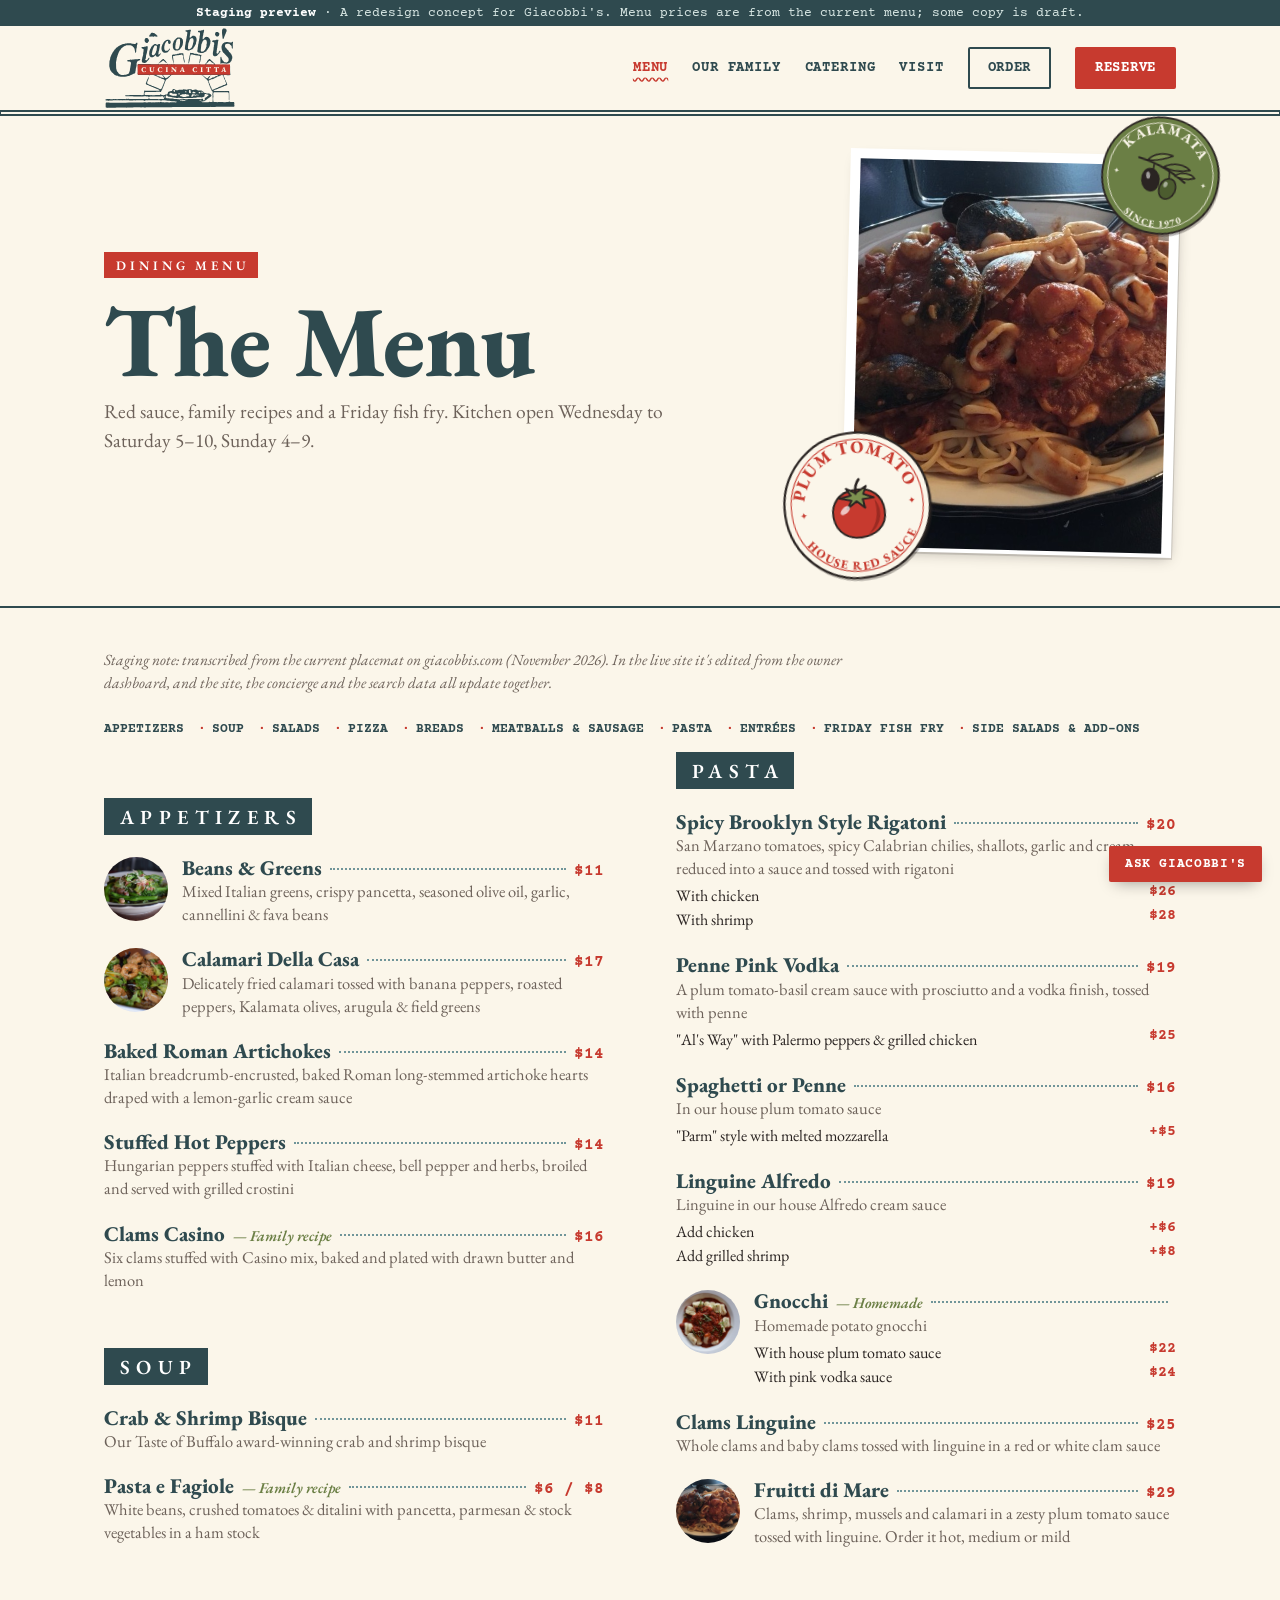
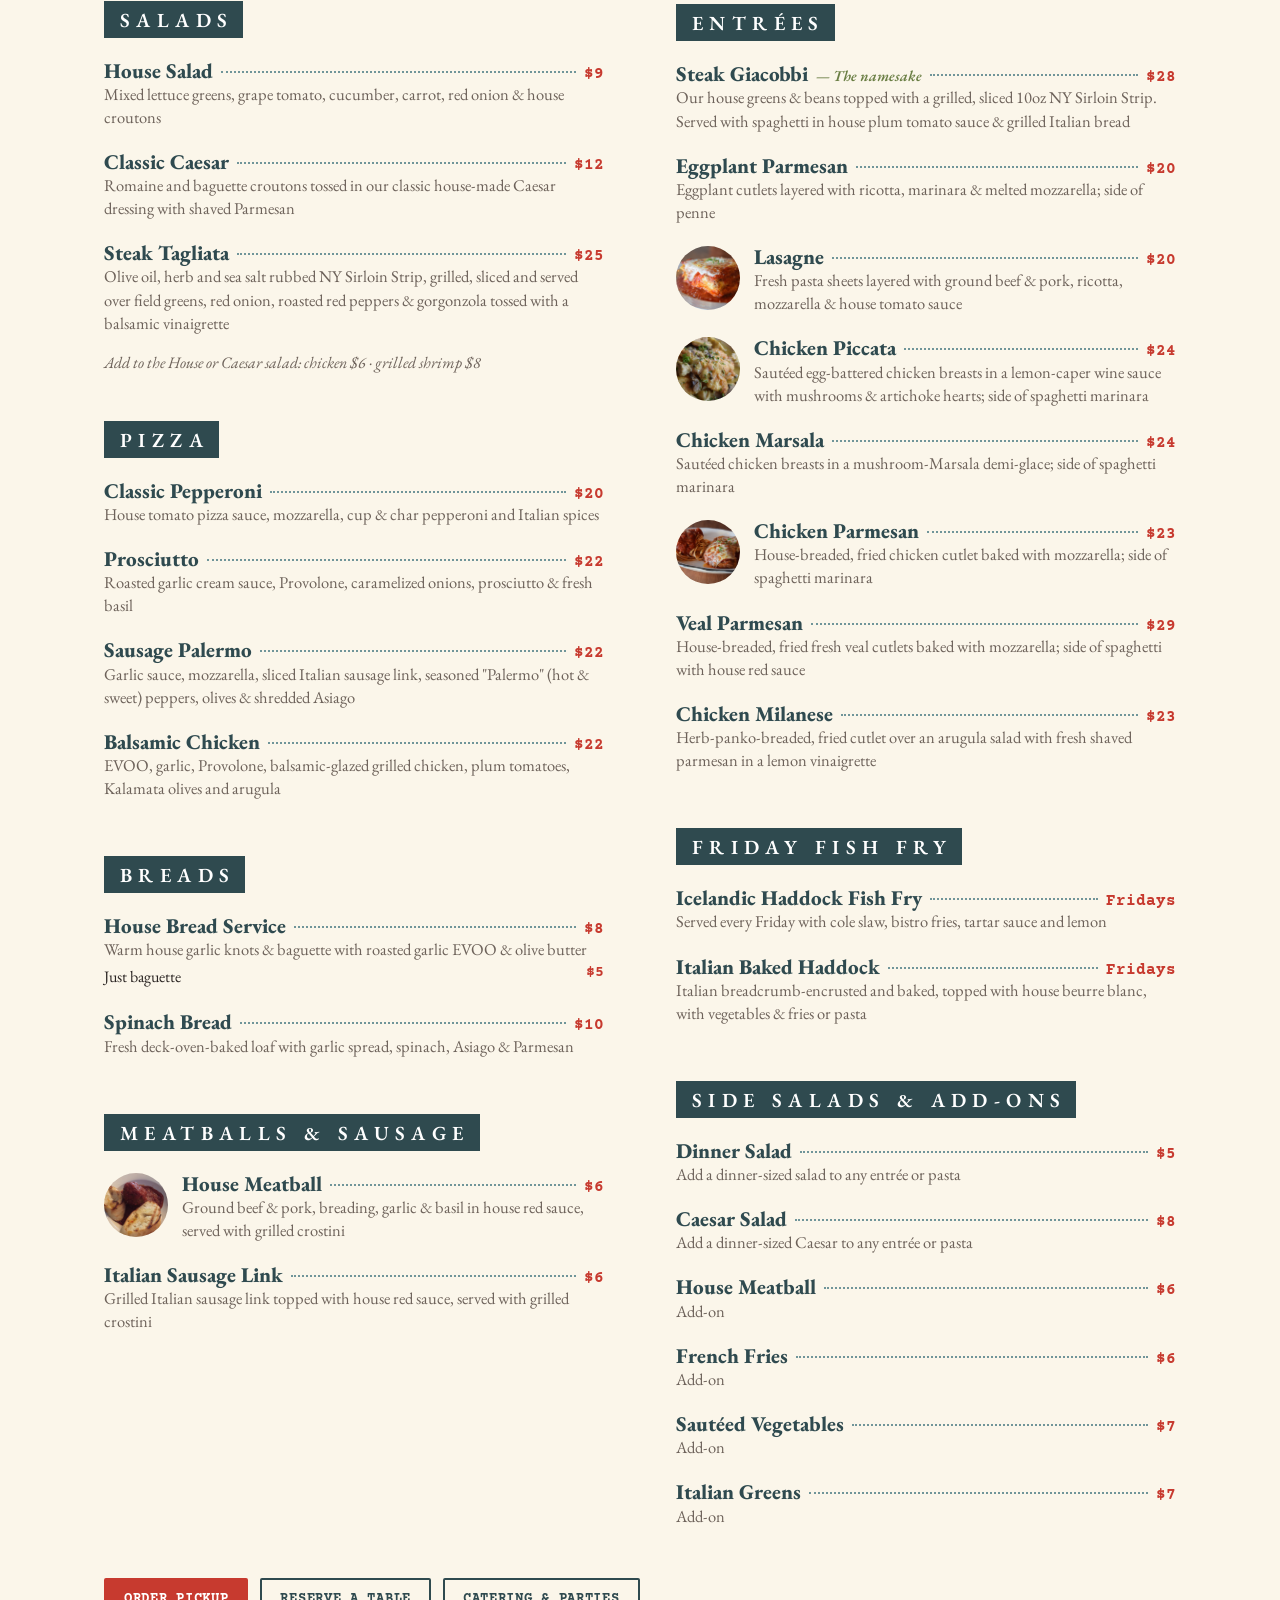
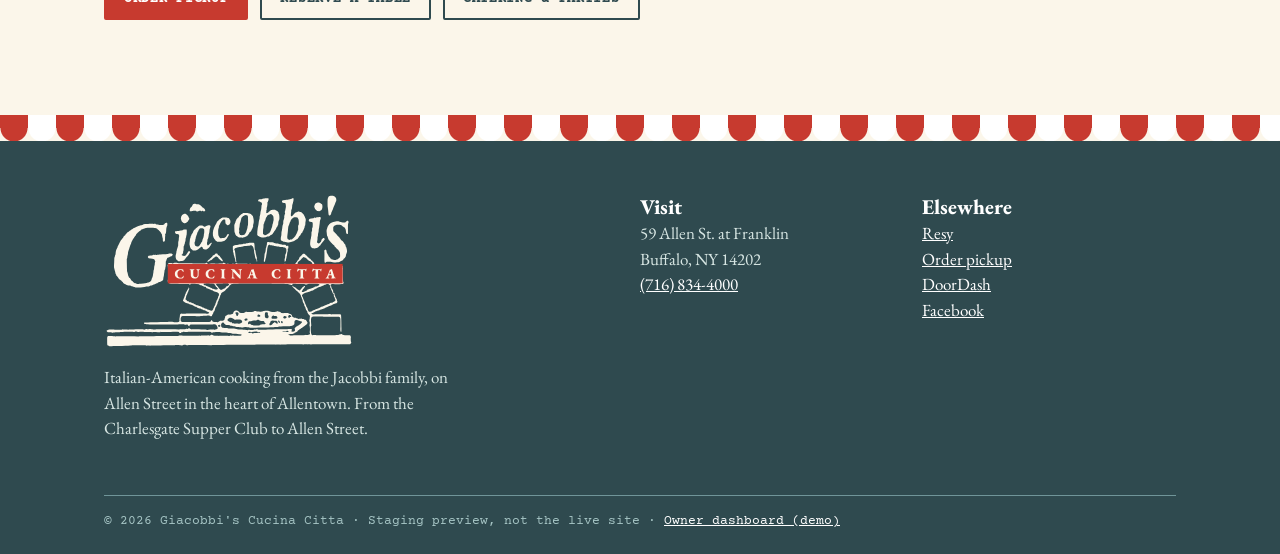
<file: menu.html>
<!doctype html>
<html lang="en"><head>
<meta charset="utf-8"><meta name="viewport" content="width=device-width,initial-scale=1">
<title>Menu | Giacobbi's Cucina Citta, Buffalo NY</title>
<meta name="description" content="Dining menu at Giacobbi's Cucina Citta in Allentown, Buffalo: beans & greens, calamari, pizza, Penne Pink Vodka, lasagne, chicken piccata, Steak Giacobbi and Friday fish fry.">
<meta name="robots" content="noindex,nofollow">
<meta name="theme-color" content="#2f4a4f">
<link rel="icon" type="image/png" href="/assets/img/favicon.png"><link rel="icon" type="image/svg+xml" href="/assets/img/favicon.svg">
<link rel="apple-touch-icon" href="/assets/img/apple-touch-icon.png">
<meta property="og:title" content="Menu | Giacobbi's Cucina Citta, Buffalo NY"><meta property="og:description" content="Dining menu at Giacobbi's Cucina Citta in Allentown, Buffalo: beans & greens, calamari, pizza, Penne Pink Vodka, lasagne, chicken piccata, Steak Giacobbi and Friday fish fry."><meta property="og:type" content="restaurant">
<meta property="og:url" content="https://giacobbis.com/menu.html">
<meta property="og:image" content="https://giacobbis.com/assets/img/og-image.jpg"><meta property="og:image:width" content="1200"><meta property="og:image:height" content="630"><meta property="og:image:alt" content="Giacobbi's Cucina Citta logo">
<meta name="twitter:card" content="summary_large_image">
<link rel="preconnect" href="https://fonts.googleapis.com"><link rel="preconnect" href="https://fonts.gstatic.com" crossorigin>
<link href="https://fonts.googleapis.com/css2?family=Courier+Prime:wght@400;700&family=EB+Garamond:ital,wght@0,400;0,600;0,800;1,400;1,600&family=Reenie+Beanie&display=swap" rel="stylesheet">
<link rel="stylesheet" href="/assets/site.css">
<script type="application/ld+json">{"@context":"https://schema.org","@type":"Restaurant","name":"Giacobbi's Cucina Citta","image":["https://giacobbis.com/assets/img/outside-patio.jpg","https://giacobbis.com/assets/img/inside.jpg"],"logo":"https://giacobbis.com/assets/img/og-image.jpg","servesCuisine":["Italian","Italian-American"],"priceRange":"$$","telephone":"+17168344000","url":"https://giacobbis.com/","address":{"@type":"PostalAddress","streetAddress":"59 Allen St","addressLocality":"Buffalo","addressRegion":"NY","postalCode":"14202","addressCountry":"US"},"areaServed":"Buffalo, NY","foundingDate":"2016-05","founder":[{"@type":"Person","name":"Billy Jacobbi"},{"@type":"Person","name":"Mike Jacobbi"}],"acceptsReservations":"https://resy.com/cities/buffalo-ny/venues/giacobbis","hasMenu":"https://giacobbis.com/menu.html","sameAs":["https://www.facebook.com/giacobbisCucina/","https://resy.com/cities/buffalo-ny/venues/giacobbis"],"openingHoursSpecification":[{"@type":"OpeningHoursSpecification","dayOfWeek":["Wednesday","Thursday","Friday","Saturday"],"opens":"16:30","closes":"22:00"},{"@type":"OpeningHoursSpecification","dayOfWeek":"Sunday","opens":"16:00","closes":"21:00"}],"potentialAction":[{"@type":"ReserveAction","target":"https://resy.com/cities/buffalo-ny/venues/giacobbis"},{"@type":"OrderAction","target":"https://ordering.chownow.com/order/20612/locations"}]}</script>
<script type="application/ld+json">{"@context":"https://schema.org","@type":"Menu","name":"Dining Menu","inLanguage":"en","hasMenuSection":[{"@type":"MenuSection","name":"Appetizers","hasMenuItem":[{"@type":"MenuItem","name":"Beans & Greens","description":"Mixed Italian greens, crispy pancetta, seasoned olive oil, garlic, cannellini & fava beans","image":"https://giacobbis.com/assets/img/beans-and-greens.jpg","offers":{"@type":"Offer","price":"11.00","priceCurrency":"USD"}},{"@type":"MenuItem","name":"Calamari Della Casa","description":"Delicately fried calamari tossed with banana peppers, roasted peppers, Kalamata olives, arugula & field greens","image":"https://giacobbis.com/assets/img/calamari-mista.jpg","offers":{"@type":"Offer","price":"17.00","priceCurrency":"USD"}},{"@type":"MenuItem","name":"Baked Roman Artichokes","description":"Italian breadcrumb-encrusted, baked Roman long-stemmed artichoke hearts draped with a lemon-garlic cream sauce","offers":{"@type":"Offer","price":"14.00","priceCurrency":"USD"}},{"@type":"MenuItem","name":"Stuffed Hot Peppers","description":"Hungarian peppers stuffed with Italian cheese, bell pepper and herbs, broiled and served with grilled crostini","offers":{"@type":"Offer","price":"14.00","priceCurrency":"USD"}},{"@type":"MenuItem","name":"Clams Casino","description":"Six clams stuffed with Casino mix, baked and plated with drawn butter and lemon","offers":{"@type":"Offer","price":"16.00","priceCurrency":"USD"}}]},{"@type":"MenuSection","name":"Soup","hasMenuItem":[{"@type":"MenuItem","name":"Crab & Shrimp Bisque","description":"Our Taste of Buffalo award-winning crab and shrimp bisque","offers":{"@type":"Offer","price":"11.00","priceCurrency":"USD"}},{"@type":"MenuItem","name":"Pasta e Fagiole","description":"White beans, crushed tomatoes & ditalini with pancetta, parmesan & stock vegetables in a ham stock","offers":[{"@type":"Offer","price":"6.00","priceCurrency":"USD"},{"@type":"Offer","price":"8.00","priceCurrency":"USD"}]}]},{"@type":"MenuSection","name":"Salads","hasMenuItem":[{"@type":"MenuItem","name":"House Salad","description":"Mixed lettuce greens, grape tomato, cucumber, carrot, red onion & house croutons","offers":{"@type":"Offer","price":"9.00","priceCurrency":"USD"}},{"@type":"MenuItem","name":"Classic Caesar","description":"Romaine and baguette croutons tossed in our classic house-made Caesar dressing with shaved Parmesan","offers":{"@type":"Offer","price":"12.00","priceCurrency":"USD"}},{"@type":"MenuItem","name":"Steak Tagliata","description":"Olive oil, herb and sea salt rubbed NY Sirloin Strip, grilled, sliced and served over field greens, red onion, roasted red peppers & gorgonzola tossed with a balsamic vinaigrette","offers":{"@type":"Offer","price":"25.00","priceCurrency":"USD"}}]},{"@type":"MenuSection","name":"Pizza","hasMenuItem":[{"@type":"MenuItem","name":"Classic Pepperoni","description":"House tomato pizza sauce, mozzarella, cup & char pepperoni and Italian spices","offers":{"@type":"Offer","price":"20.00","priceCurrency":"USD"}},{"@type":"MenuItem","name":"Prosciutto","description":"Roasted garlic cream sauce, Provolone, caramelized onions, prosciutto & fresh basil","offers":{"@type":"Offer","price":"22.00","priceCurrency":"USD"}},{"@type":"MenuItem","name":"Sausage Palermo","description":"Garlic sauce, mozzarella, sliced Italian sausage link, seasoned \"Palermo\" (hot & sweet) peppers, olives & shredded Asiago","offers":{"@type":"Offer","price":"22.00","priceCurrency":"USD"}},{"@type":"MenuItem","name":"Balsamic Chicken","description":"EVOO, garlic, Provolone, balsamic-glazed grilled chicken, plum tomatoes, Kalamata olives and arugula","offers":{"@type":"Offer","price":"22.00","priceCurrency":"USD"}}]},{"@type":"MenuSection","name":"Breads","hasMenuItem":[{"@type":"MenuItem","name":"House Bread Service","description":"Warm house garlic knots & baguette with roasted garlic EVOO & olive butter","offers":[{"@type":"Offer","price":"8.00","priceCurrency":"USD"},{"@type":"Offer","name":"House Bread Service, just baguette","price":"5.00","priceCurrency":"USD"}]},{"@type":"MenuItem","name":"Spinach Bread","description":"Fresh deck-oven-baked loaf with garlic spread, spinach, Asiago & Parmesan","offers":{"@type":"Offer","price":"10.00","priceCurrency":"USD"}}]},{"@type":"MenuSection","name":"Meatballs & Sausage","hasMenuItem":[{"@type":"MenuItem","name":"House Meatball","description":"Ground beef & pork, breading, garlic & basil in house red sauce, served with grilled crostini","image":"https://giacobbis.com/assets/img/meatball.jpg","offers":{"@type":"Offer","price":"6.00","priceCurrency":"USD"}},{"@type":"MenuItem","name":"Italian Sausage Link","description":"Grilled Italian sausage link topped with house red sauce, served with grilled crostini","offers":{"@type":"Offer","price":"6.00","priceCurrency":"USD"}}]},{"@type":"MenuSection","name":"Pasta","hasMenuItem":[{"@type":"MenuItem","name":"Spicy Brooklyn Style Rigatoni","description":"San Marzano tomatoes, spicy Calabrian chilies, shallots, garlic and cream reduced into a sauce and tossed with rigatoni","offers":[{"@type":"Offer","price":"20.00","priceCurrency":"USD"},{"@type":"Offer","name":"Spicy Brooklyn Style Rigatoni, with chicken","price":"26.00","priceCurrency":"USD"},{"@type":"Offer","name":"Spicy Brooklyn Style Rigatoni, with shrimp","price":"28.00","priceCurrency":"USD"}]},{"@type":"MenuItem","name":"Penne Pink Vodka","description":"A plum tomato-basil cream sauce with prosciutto and a vodka finish, tossed with penne","offers":[{"@type":"Offer","price":"19.00","priceCurrency":"USD"},{"@type":"Offer","name":"Penne Pink Vodka, \"al's way\" with palermo peppers & grilled chicken","price":"25.00","priceCurrency":"USD"}]},{"@type":"MenuItem","name":"Spaghetti or Penne","description":"In our house plum tomato sauce","offers":[{"@type":"Offer","price":"16.00","priceCurrency":"USD"},{"@type":"Offer","name":"Spaghetti or Penne, \"parm\" style with melted mozzarella","price":"21.00","priceCurrency":"USD"}]},{"@type":"MenuItem","name":"Linguine Alfredo","description":"Linguine in our house Alfredo cream sauce","offers":[{"@type":"Offer","price":"19.00","priceCurrency":"USD"},{"@type":"Offer","name":"Linguine Alfredo, add chicken","price":"25.00","priceCurrency":"USD"},{"@type":"Offer","name":"Linguine Alfredo, add grilled shrimp","price":"27.00","priceCurrency":"USD"}]},{"@type":"MenuItem","name":"Gnocchi","description":"Homemade potato gnocchi","image":"https://giacobbis.com/assets/img/gnocci.jpg","offers":[{"@type":"Offer","name":"Gnocchi, with house plum tomato sauce","price":"22.00","priceCurrency":"USD"},{"@type":"Offer","name":"Gnocchi, with pink vodka sauce","price":"24.00","priceCurrency":"USD"}]},{"@type":"MenuItem","name":"Clams Linguine","description":"Whole clams and baby clams tossed with linguine in a red or white clam sauce","offers":{"@type":"Offer","price":"25.00","priceCurrency":"USD"}},{"@type":"MenuItem","name":"Fruitti di Mare","description":"Clams, shrimp, mussels and calamari in a zesty plum tomato sauce tossed with linguine. Order it hot, medium or mild","image":"https://giacobbis.com/assets/img/frutti-di-mare.jpg","offers":{"@type":"Offer","price":"29.00","priceCurrency":"USD"}}]},{"@type":"MenuSection","name":"Entrées","hasMenuItem":[{"@type":"MenuItem","name":"Steak Giacobbi","description":"Our house greens & beans topped with a grilled, sliced 10oz NY Sirloin Strip. Served with spaghetti in house plum tomato sauce & grilled Italian bread","offers":{"@type":"Offer","price":"28.00","priceCurrency":"USD"}},{"@type":"MenuItem","name":"Eggplant Parmesan","description":"Eggplant cutlets layered with ricotta, marinara & melted mozzarella; side of penne","offers":{"@type":"Offer","price":"20.00","priceCurrency":"USD"}},{"@type":"MenuItem","name":"Lasagne","description":"Fresh pasta sheets layered with ground beef & pork, ricotta, mozzarella & house tomato sauce","image":"https://giacobbis.com/assets/img/lasagna.jpg","offers":{"@type":"Offer","price":"20.00","priceCurrency":"USD"}},{"@type":"MenuItem","name":"Chicken Piccata","description":"Sautéed egg-battered chicken breasts in a lemon-caper wine sauce with mushrooms & artichoke hearts; side of spaghetti marinara","image":"https://giacobbis.com/assets/img/chicken-pix.jpg","offers":{"@type":"Offer","price":"24.00","priceCurrency":"USD"}},{"@type":"MenuItem","name":"Chicken Marsala","description":"Sautéed chicken breasts in a mushroom-Marsala demi-glace; side of spaghetti marinara","offers":{"@type":"Offer","price":"24.00","priceCurrency":"USD"}},{"@type":"MenuItem","name":"Chicken Parmesan","description":"House-breaded, fried chicken cutlet baked with mozzarella; side of spaghetti marinara","image":"https://giacobbis.com/assets/img/chicken-parm.jpg","offers":{"@type":"Offer","price":"23.00","priceCurrency":"USD"}},{"@type":"MenuItem","name":"Veal Parmesan","description":"House-breaded, fried fresh veal cutlets baked with mozzarella; side of spaghetti with house red sauce","offers":{"@type":"Offer","price":"29.00","priceCurrency":"USD"}},{"@type":"MenuItem","name":"Chicken Milanese","description":"Herb-panko-breaded, fried cutlet over an arugula salad with fresh shaved parmesan in a lemon vinaigrette","offers":{"@type":"Offer","price":"23.00","priceCurrency":"USD"}}]},{"@type":"MenuSection","name":"Friday Fish Fry","hasMenuItem":[{"@type":"MenuItem","name":"Icelandic Haddock Fish Fry","description":"Served every Friday with cole slaw, bistro fries, tartar sauce and lemon"},{"@type":"MenuItem","name":"Italian Baked Haddock","description":"Italian breadcrumb-encrusted and baked, topped with house beurre blanc, with vegetables & fries or pasta"}]},{"@type":"MenuSection","name":"Side Salads & Add-ons","hasMenuItem":[{"@type":"MenuItem","name":"Dinner Salad","description":"Add a dinner-sized salad to any entrée or pasta","offers":{"@type":"Offer","price":"5.00","priceCurrency":"USD"}},{"@type":"MenuItem","name":"Caesar Salad","description":"Add a dinner-sized Caesar to any entrée or pasta","offers":{"@type":"Offer","price":"8.00","priceCurrency":"USD"}},{"@type":"MenuItem","name":"House Meatball","description":"Add-on","offers":{"@type":"Offer","price":"6.00","priceCurrency":"USD"}},{"@type":"MenuItem","name":"French Fries","description":"Add-on","offers":{"@type":"Offer","price":"6.00","priceCurrency":"USD"}},{"@type":"MenuItem","name":"Sautéed Vegetables","description":"Add-on","offers":{"@type":"Offer","price":"7.00","priceCurrency":"USD"}},{"@type":"MenuItem","name":"Italian Greens","description":"Add-on","offers":{"@type":"Offer","price":"7.00","priceCurrency":"USD"}}]}]}</script>
</head><body>

<div class="demo-banner"><b>Staging preview</b> · A redesign concept for Giacobbi's. Menu prices are from the current menu; some copy is draft.</div>
<header class="nav"><div class="wrap">
  <a class="brand" href="/" aria-label="Giacobbi's Cucina Citta, home"><svg xmlns="http://www.w3.org/2000/svg" viewBox="118 80 1364 848" role="img" aria-labelledby="hdr-t"><title id="hdr-t">Giacobbi's Cucina Citta</title>
<g transform="translate(0.000000,1000.000000) scale(0.100000,-0.100000)" fill="#2f4a4f"><path d="M13545 9053 c-30 -2 -55 -10 -62 -20 -7 -9 -23 -21 -35 -27 -15 -7 -28 -28 -36 -56 -8 -25 -18 -55 -25 -68 -13 -28 -13 -417 1 -453 6 -14 18 -113 27 -220 16 -179 19 -196 41 -219 48 -50 114 14 129 127 4 28 13 54 20 57 7 2 15 20 19 39 4 19 13 40 20 46 8 7 17 31 20 56 4 24 14 49 21 55 8 7 15 25 15 41 0 15 6 34 14 41 7 8 17 25 21 38 4 14 13 32 20 40 7 8 16 33 20 55 4 22 13 50 21 62 8 12 14 29 14 36 0 8 8 25 19 38 44 57 30 202 -23 245 -17 13 -38 31 -47 39 -9 8 -19 15 -24 15 -4 0 -13 6 -19 14 -12 16 -95 25 -171 19z M9998 8914 c-4 -3 -45 -9 -92 -13 -57 -6 -93 -14 -104 -25 -11 -9 -37 -16 -63 -17 -96 -1 -132 -12 -142 -42 -16 -48 8 -87 52 -87 20 0 47 -9 61 -20 14 -11 29 -20 34 -20 50 -1 80 -107 41 -150 -10 -12 -15 -38 -15 -88 0 -71 -27 -232 -40 -242 -4 -3 -11 -54 -17 -115 -6 -61 -18 -123 -27 -140 -10 -20 -16 -56 -16 -105 0 -43 -5 -81 -11 -87 -12 -12 -33 -124 -48 -259 -5 -45 -14 -90 -20 -100 -14 -26 -44 -257 -48 -384 -4 -104 -4 -105 25 -138 16 -17 32 -32 37 -32 4 0 13 -7 19 -16 7 -8 32 -18 56 -21 25 -3 53 -13 63 -21 28 -24 246 -18 295 9 21 11 56 19 83 19 45 0 83 21 140 75 9 8 23 15 32 15 26 0 47 11 47 26 0 8 7 14 15 14 9 0 19 8 22 17 4 10 24 40 45 68 21 27 38 55 38 62 0 7 6 16 13 20 18 12 97 131 97 147 0 7 9 25 20 39 11 14 20 30 20 36 0 6 9 15 20 21 11 6 20 21 20 35 0 13 8 31 17 40 12 13 18 40 21 104 2 47 10 100 18 118 8 17 14 36 14 42 0 7 7 23 16 37 23 34 16 266 -8 304 -9 14 -19 44 -23 67 -4 24 -12 46 -18 50 -7 5 -19 22 -27 38 -11 20 -29 34 -55 43 -22 7 -47 19 -56 27 -34 32 -274 18 -284 -16 -4 -11 -12 -19 -20 -19 -8 0 -16 -8 -19 -18 -3 -9 -16 -22 -28 -27 -13 -6 -32 -24 -43 -42 -20 -32 -88 -55 -114 -38 -14 8 -14 82 -1 90 7 4 6 13 -1 27 -9 17 -8 24 4 33 13 9 16 27 14 82 -1 44 3 76 10 85 17 20 36 163 29 221 -4 40 -2 49 14 60 13 7 20 23 20 42 0 16 7 39 15 49 21 27 20 112 -1 120 -20 8 -139 8 -146 0z m313 -867 c25 -13 79 -64 79 -74 0 -4 8 -15 18 -26 28 -31 36 -262 10 -299 -12 -18 -17 -35 -12 -52 4 -17 -1 -37 -14 -59 -11 -19 -22 -63 -26 -103 -7 -66 -22 -118 -52 -176 -8 -14 -14 -32 -14 -39 0 -7 -9 -31 -19 -53 -10 -23 -22 -53 -25 -68 -4 -16 -13 -28 -21 -28 -9 0 -15 -9 -15 -21 0 -12 -8 -23 -19 -26 -11 -3 -22 -11 -25 -19 -3 -8 -12 -14 -19 -14 -8 0 -22 -9 -32 -20 -10 -11 -26 -20 -35 -20 -9 0 -30 -11 -46 -25 -31 -27 -99 -35 -106 -13 -2 6 -20 17 -38 23 -28 9 -36 19 -42 46 -9 42 2 272 13 279 5 3 10 60 11 127 3 98 6 125 21 140 9 11 17 30 17 42 0 12 9 39 20 61 11 22 20 46 20 54 0 7 6 16 14 19 8 3 15 26 18 56 3 28 12 59 21 69 8 9 18 29 22 44 4 15 13 29 21 32 8 3 14 12 14 20 0 41 79 103 137 108 32 3 59 10 61 16 5 15 14 15 43 -1z M11420 8889 c-23 -14 -58 -23 -100 -26 -43 -4 -69 -11 -78 -21 -11 -15 -136 -29 -279 -31 -32 -1 -43 -5 -43 -16 0 -9 -7 -18 -15 -21 -10 -4 -15 -20 -15 -44 0 -56 27 -75 107 -75 50 0 67 -4 78 -18 20 -28 37 -161 26 -210 -5 -23 -15 -71 -21 -107 -7 -36 -19 -89 -27 -118 -12 -40 -13 -56 -5 -64 16 -16 15 -64 -2 -91 -17 -29 -40 -142 -31 -156 8 -14 -21 -144 -41 -184 -9 -18 -14 -62 -14 -119 0 -69 -4 -94 -15 -102 -14 -11 -36 -117 -39 -188 0 -20 -4 -40 -8 -44 -5 -4 -8 -32 -8 -63 -1 -31 -7 -67 -15 -81 -10 -17 -14 -57 -15 -122 0 -53 -5 -109 -10 -124 -33 -85 -34 -240 -2 -251 10 -4 28 -15 41 -25 13 -10 30 -18 39 -18 8 0 20 -7 26 -15 7 -10 33 -18 71 -21 33 -3 92 -12 131 -20 106 -23 246 -8 314 34 27 17 66 34 85 38 19 3 54 23 77 44 24 20 58 41 76 45 21 4 36 15 42 29 4 12 15 28 24 35 9 7 16 17 16 22 0 16 62 100 86 116 13 8 24 21 24 28 0 7 9 24 20 38 11 14 20 32 20 41 0 9 7 16 15 16 9 0 20 11 25 25 5 14 14 25 19 25 5 0 12 13 16 29 3 16 13 35 20 41 8 7 17 27 21 46 3 18 12 38 20 45 8 6 14 19 14 28 0 9 9 34 20 56 11 22 20 56 20 77 0 21 4 38 9 38 16 0 22 32 28 130 2 52 8 101 12 110 15 29 13 136 -2 152 -8 8 -18 30 -22 49 -4 19 -19 57 -32 84 -14 28 -33 65 -42 83 -9 19 -42 55 -73 80 -32 26 -58 50 -58 55 0 4 -19 7 -42 7 -24 0 -52 7 -62 15 -25 19 -80 19 -95 1 -6 -7 -37 -16 -68 -20 -58 -7 -103 -34 -103 -63 0 -8 -7 -16 -15 -19 -8 -4 -15 -11 -15 -18 0 -6 -18 -27 -40 -46 -22 -19 -40 -40 -40 -45 0 -15 -64 -37 -83 -29 -18 7 -15 145 4 233 5 24 7 52 4 62 -4 10 1 35 10 56 10 21 21 47 25 58 5 11 12 67 16 125 4 71 11 110 21 122 8 9 18 44 22 77 4 32 12 65 18 73 6 7 12 47 14 88 4 75 4 75 -31 78 -22 1 -48 -5 -70 -19z m307 -1020 c12 -4 24 -20 28 -38 3 -16 13 -35 20 -41 40 -33 50 -330 12 -352 -16 -9 -18 -23 -15 -140 2 -112 0 -131 -14 -139 -10 -5 -20 -28 -24 -55 -3 -25 -13 -51 -20 -59 -8 -7 -14 -21 -14 -30 0 -16 -39 -95 -52 -105 -4 -3 -14 -22 -23 -43 -8 -20 -19 -37 -24 -37 -6 0 -13 -9 -16 -20 -3 -11 -12 -20 -20 -20 -8 0 -17 -9 -20 -20 -3 -11 -12 -20 -19 -20 -6 0 -32 -20 -56 -45 -40 -40 -49 -45 -90 -45 -26 0 -56 -7 -68 -16 -21 -15 -25 -15 -41 0 -10 9 -22 16 -27 16 -56 2 -78 89 -57 234 12 88 26 221 37 361 8 101 20 159 37 176 9 9 20 36 24 60 4 24 14 53 21 64 8 11 14 27 14 37 0 10 9 27 20 38 11 11 20 32 20 46 0 23 23 60 65 105 8 9 15 21 15 27 0 6 14 13 31 17 19 4 33 15 36 26 3 12 14 19 29 19 12 0 25 4 28 8 6 10 132 3 163 -9z M12810 8672 c-51 -8 -120 -57 -120 -85 0 -9 -9 -34 -20 -54 -11 -21 -20 -49 -20 -63 0 -39 53 -159 73 -166 9 -3 17 -12 17 -20 0 -8 4 -14 10 -14 5 0 17 -8 27 -19 16 -17 68 -36 85 -33 4 1 19 -3 32 -8 26 -9 28 -9 132 55 82 49 100 306 24 330 -12 4 -37 22 -56 42 -38 38 -93 48 -184 35z M6115 8613 c-66 -16 -105 -44 -105 -73 0 -37 -47 -108 -78 -116 -29 -8 -57 -63 -71 -139 -17 -93 8 -105 144 -68 83 23 201 17 217 -11 14 -24 92 -21 136 6 36 22 98 26 116 8 13 -13 53 -13 61 0 8 13 45 13 45 0 0 -13 64 -24 95 -16 36 9 36 73 0 112 -14 15 -25 31 -25 35 0 5 -6 9 -13 9 -7 0 -18 9 -25 20 -7 11 -17 20 -22 20 -5 0 -35 25 -67 55 -32 30 -61 55 -65 55 -5 0 -8 6 -8 14 0 27 -101 66 -171 66 -37 1 -75 7 -89 15 -26 15 -40 16 -75 8z M8777 8103 c-11 -3 -27 -13 -38 -24 -10 -10 -28 -19 -39 -19 -10 0 -24 -9 -30 -20 -6 -11 -17 -20 -25 -20 -7 0 -17 -9 -20 -20 -3 -11 -12 -20 -20 -20 -8 0 -17 -9 -20 -20 -3 -11 -13 -20 -21 -20 -8 0 -14 -8 -14 -18 0 -17 -54 -72 -71 -72 -5 0 -9 -5 -9 -10 0 -6 -15 -26 -34 -45 -19 -18 -37 -47 -41 -64 -3 -16 -13 -35 -21 -42 -8 -6 -14 -25 -14 -41 0 -16 -8 -46 -19 -66 -57 -112 -54 -96 -49 -318 5 -173 8 -208 21 -215 10 -6 18 -31 22 -64 4 -30 11 -55 16 -55 5 0 17 -16 26 -35 11 -23 26 -38 43 -42 14 -3 33 -13 42 -22 10 -9 26 -23 35 -32 18 -17 93 -30 170 -29 23 0 45 -4 48 -10 4 -6 13 -7 24 -1 9 5 48 17 85 25 37 9 74 23 82 31 9 8 23 15 33 15 10 0 26 9 36 20 10 11 23 20 29 20 6 0 24 24 40 53 16 28 35 56 43 60 7 4 13 14 13 22 0 16 57 75 71 75 5 0 9 7 9 15 0 7 6 18 13 22 8 4 22 29 32 55 10 26 28 62 41 80 13 17 24 37 24 43 0 7 7 26 16 44 10 21 14 44 9 69 -4 25 1 56 15 97 26 73 28 207 4 305 -8 36 -18 80 -21 98 -4 24 -16 40 -44 59 -21 14 -41 33 -44 42 -10 28 -64 63 -105 68 -22 3 -45 12 -51 19 -11 14 -245 19 -292 7z m228 -133 c31 -29 36 -69 35 -312 0 -163 -3 -216 -15 -244 -8 -20 -15 -48 -15 -63 0 -28 -29 -140 -53 -206 -8 -22 -17 -57 -21 -77 -4 -21 -11 -38 -17 -38 -5 0 -13 -8 -16 -17 -36 -93 -73 -113 -213 -113 -86 0 -96 4 -106 45 -4 16 -16 44 -26 62 -15 25 -17 36 -9 52 14 25 14 111 1 147 -8 20 -7 35 4 58 8 17 19 78 25 136 12 126 20 168 36 195 10 16 41 138 61 243 2 12 11 22 19 22 7 0 17 9 20 20 3 11 12 20 20 20 8 0 17 9 20 20 3 11 12 20 19 20 7 0 24 11 37 24 43 43 152 46 194 6z M5542 8054 c-48 -12 -112 -58 -112 -80 0 -4 -7 -12 -15 -18 -23 -17 -53 -169 -37 -189 5 -6 13 -27 17 -46 4 -19 11 -39 16 -45 5 -6 25 -31 45 -55 75 -94 202 -98 265 -10 13 19 27 36 31 37 4 2 8 8 8 13 0 6 16 26 35 46 39 41 52 137 20 149 -8 3 -17 21 -21 39 -7 42 -106 145 -150 157 -10 3 -26 8 -34 11 -8 3 -39 -1 -68 -9z M12955 7885 c-5 -2 -57 -8 -114 -14 -63 -6 -110 -15 -120 -24 -11 -10 -54 -17 -131 -22 -157 -10 -226 -39 -235 -102 -11 -65 24 -91 133 -100 81 -7 85 -16 80 -179 -2 -100 -6 -126 -21 -142 -14 -16 -17 -35 -15 -104 2 -69 -1 -88 -15 -102 -14 -14 -17 -37 -17 -124 -1 -67 -6 -122 -15 -147 -8 -22 -15 -56 -15 -76 0 -20 -7 -52 -15 -71 -17 -43 -37 -289 -24 -303 5 -5 9 -21 9 -36 0 -32 49 -118 68 -119 7 0 15 -6 18 -14 18 -46 314 -31 314 16 0 4 7 8 16 8 9 0 18 9 21 20 3 11 12 20 19 20 8 0 19 11 24 25 5 14 14 25 19 25 15 0 61 46 61 61 1 8 21 34 46 59 24 25 52 62 62 82 9 21 22 38 29 38 6 0 15 9 18 20 3 11 11 20 16 20 5 0 14 11 19 25 5 14 14 25 20 25 5 0 10 14 10 30 0 64 -89 99 -110 44 -6 -15 -23 -38 -39 -53 -19 -18 -30 -40 -35 -73 -10 -66 -131 -185 -155 -152 -3 5 -18 15 -34 22 -44 19 -54 53 -34 116 11 33 17 86 17 142 0 53 5 95 11 101 6 6 13 51 16 100 3 50 10 94 18 103 7 9 15 56 18 112 4 54 10 106 15 115 6 10 13 54 16 98 4 44 11 96 15 115 5 19 12 79 15 133 5 68 12 107 26 131 29 53 35 102 16 131 -16 25 -21 27 -41 20z M7653 7863 c-13 -2 -23 -8 -23 -13 0 -5 -15 -14 -34 -20 -19 -6 -37 -17 -40 -25 -3 -8 -21 -17 -40 -21 -22 -4 -36 -12 -36 -21 0 -8 -9 -17 -20 -20 -11 -3 -20 -12 -20 -19 0 -8 -7 -17 -16 -21 -22 -8 -64 -48 -64 -60 0 -6 -6 -16 -14 -22 -8 -7 -18 -27 -21 -44 -6 -26 -45 -97 -65 -117 -8 -8 -50 -94 -50 -103 0 -5 -9 -20 -20 -34 -12 -16 -20 -41 -20 -65 0 -25 -5 -41 -15 -44 -9 -4 -15 -19 -15 -38 0 -17 -5 -49 -11 -71 -15 -61 -11 -229 6 -262 8 -15 15 -36 15 -45 0 -24 38 -95 68 -127 13 -14 36 -41 49 -58 14 -18 30 -33 36 -33 6 0 20 -9 32 -20 62 -58 455 -5 455 61 0 10 3 19 8 19 21 0 103 92 109 122 3 18 12 37 20 41 7 4 13 13 13 20 0 7 12 23 25 36 29 27 34 81 9 102 -23 19 -68 -8 -72 -44 -2 -15 -12 -32 -23 -37 -10 -6 -19 -15 -19 -21 0 -14 -42 -69 -53 -69 -6 0 -15 -7 -21 -15 -12 -16 -96 -35 -155 -35 -21 0 -42 -5 -49 -12 -21 -21 -122 48 -122 83 0 9 -9 28 -21 43 -33 42 -41 341 -10 408 13 30 21 67 21 102 0 35 5 58 13 63 12 7 57 94 57 109 0 15 36 81 54 100 12 11 33 34 48 50 54 59 63 64 116 64 60 0 60 2 64 -130 3 -81 30 -140 64 -140 3 0 17 -9 31 -20 34 -27 64 -25 97 5 15 14 31 25 37 25 5 0 9 8 9 19 0 10 9 30 21 45 24 31 20 160 -6 170 -8 3 -17 21 -21 40 -3 20 -12 36 -20 36 -7 0 -18 9 -24 20 -6 11 -21 20 -34 20 -13 0 -29 7 -36 15 -12 15 -204 20 -267 8z M14416 7655 c-13 -14 -28 -25 -35 -25 -6 0 -11 -5 -11 -10 0 -31 -184 -46 -205 -16 -6 8 -36 15 -77 18 -44 2 -73 10 -86 21 -26 23 -110 22 -192 -3 -36 -11 -87 -23 -115 -26 -27 -3 -62 -14 -77 -25 -15 -10 -32 -19 -39 -19 -19 0 -129 -95 -129 -111 0 -4 -9 -9 -20 -12 -15 -4 -20 -14 -20 -36 0 -20 -7 -34 -20 -41 -13 -7 -20 -21 -20 -42 0 -17 -6 -39 -13 -47 -18 -21 -40 -152 -33 -188 3 -15 10 -74 15 -130 7 -80 13 -105 29 -121 12 -12 23 -41 27 -69 4 -26 13 -58 21 -70 8 -12 14 -28 14 -36 0 -7 11 -24 25 -37 14 -13 25 -28 25 -34 0 -6 18 -27 40 -46 22 -19 40 -41 40 -47 0 -7 7 -13 15 -13 8 0 15 -4 15 -9 0 -11 58 -71 69 -71 5 0 13 -9 16 -20 3 -11 11 -20 17 -20 13 0 68 -59 68 -72 0 -5 29 -37 65 -73 36 -35 65 -68 65 -74 0 -6 7 -11 16 -11 9 0 18 -9 21 -20 3 -11 12 -20 20 -20 8 0 17 -9 20 -20 3 -11 11 -20 18 -20 8 0 19 -17 26 -37 6 -21 20 -49 30 -62 21 -26 29 -261 10 -261 -5 0 -18 -16 -30 -35 -11 -19 -31 -39 -44 -44 -14 -5 -27 -17 -30 -25 -4 -9 -13 -16 -21 -16 -8 0 -19 -7 -23 -15 -14 -24 -170 -32 -210 -11 -18 9 -44 16 -58 16 -14 0 -33 9 -42 20 -10 11 -23 20 -31 20 -7 0 -15 7 -19 16 -8 21 -40 59 -84 101 -25 24 -39 46 -43 73 -4 26 -12 41 -25 45 -12 3 -21 19 -25 40 -4 18 -11 35 -16 37 -5 2 -15 37 -22 78 -20 121 -43 141 -101 87 -35 -31 -36 -35 -26 -70 6 -23 8 -140 6 -304 -5 -324 5 -356 85 -288 37 31 202 31 368 0 154 -28 337 -12 405 37 28 20 67 39 88 43 34 7 44 15 95 80 4 6 11 18 15 28 3 9 12 17 20 17 15 0 57 45 57 61 0 6 9 22 20 36 12 16 20 41 20 64 0 20 6 50 14 66 38 76 46 108 46 176 0 88 -37 234 -61 240 -11 3 -18 20 -21 57 -4 34 -11 56 -22 62 -9 5 -16 16 -16 23 0 8 -7 15 -15 15 -9 0 -19 8 -22 18 -18 49 -92 142 -112 142 -21 0 -92 83 -98 114 -3 16 -14 31 -25 33 -10 3 -18 14 -18 23 0 10 -8 21 -17 25 -10 3 -29 21 -43 40 -14 19 -33 37 -42 40 -10 4 -18 12 -18 20 0 7 -7 16 -15 19 -9 3 -23 22 -31 41 -8 19 -21 35 -29 35 -8 0 -15 6 -15 14 0 8 -9 18 -20 21 -11 3 -20 12 -20 20 0 8 -9 17 -20 20 -11 3 -20 13 -20 22 0 8 -9 17 -19 20 -31 8 -35 40 -32 227 1 35 5 45 21 49 11 3 20 11 20 19 0 17 90 59 160 74 107 24 280 -9 280 -52 0 -8 10 -18 23 -23 12 -5 39 -23 60 -40 21 -16 47 -33 57 -36 11 -3 20 -19 23 -41 3 -20 14 -42 23 -49 13 -9 19 -35 24 -114 8 -117 32 -158 84 -145 31 7 29 -13 26 310 -2 195 1 236 14 262 51 100 -18 192 -88 117z M4507 7551 c-15 -16 -27 -32 -27 -36 0 -4 -12 -19 -27 -34 -36 -33 -238 -45 -297 -17 -19 9 -49 16 -68 16 -18 0 -51 9 -73 21 -30 16 -49 20 -84 15 -26 -3 -84 -1 -130 5 -60 7 -98 7 -130 0 -25 -6 -111 -15 -190 -19 -110 -6 -146 -12 -155 -24 -6 -8 -33 -18 -59 -22 -26 -4 -62 -13 -80 -21 -18 -7 -54 -16 -81 -20 -27 -5 -63 -16 -80 -25 -17 -10 -45 -21 -63 -25 -17 -3 -34 -12 -37 -20 -3 -8 -21 -17 -41 -21 -20 -3 -39 -12 -42 -20 -2 -7 -18 -16 -35 -19 -16 -4 -32 -13 -35 -21 -3 -7 -29 -24 -58 -38 -45 -21 -104 -62 -193 -137 -13 -10 -30 -19 -37 -19 -7 0 -19 -10 -27 -22 -9 -13 -38 -48 -67 -78 -28 -30 -53 -62 -56 -72 -3 -9 -21 -22 -40 -28 -21 -7 -35 -18 -35 -28 0 -9 -9 -28 -20 -42 -11 -14 -20 -31 -20 -38 0 -7 -7 -15 -15 -18 -8 -4 -15 -11 -15 -18 0 -6 -27 -40 -60 -76 -33 -36 -60 -74 -60 -85 0 -11 -9 -31 -20 -45 -11 -14 -20 -31 -20 -38 0 -8 -9 -25 -20 -39 -11 -14 -20 -31 -20 -38 0 -7 -6 -18 -14 -24 -8 -7 -18 -25 -21 -41 -3 -16 -13 -34 -21 -41 -8 -6 -14 -27 -14 -46 0 -20 -6 -36 -14 -39 -8 -3 -18 -20 -22 -37 -3 -18 -13 -39 -20 -48 -18 -20 -42 -129 -51 -227 -3 -41 -12 -80 -20 -87 -7 -8 -16 -35 -20 -60 -3 -26 -11 -52 -18 -59 -8 -8 -13 -49 -14 -117 -1 -57 -4 -135 -7 -174 -10 -135 -9 -292 2 -306 6 -8 14 -38 18 -68 4 -30 14 -67 22 -82 7 -15 18 -58 23 -95 7 -45 16 -72 30 -86 12 -11 21 -31 21 -48 0 -17 4 -30 9 -30 19 0 67 -58 95 -113 26 -53 101 -127 127 -127 5 0 9 -7 9 -15 0 -8 8 -15 19 -15 10 0 21 -9 24 -20 3 -11 12 -20 20 -20 9 0 19 -9 22 -20 3 -11 12 -20 20 -20 8 0 16 -8 19 -18 6 -19 92 -78 138 -96 15 -6 28 -16 28 -22 0 -7 17 -15 37 -19 20 -4 46 -13 57 -21 12 -8 45 -14 78 -14 47 0 67 -6 108 -31 41 -25 65 -32 121 -36 40 -2 81 -10 94 -19 49 -32 470 -17 574 20 24 9 46 14 51 11 17 -11 162 13 173 29 7 9 35 20 62 24 28 5 64 15 80 24 49 25 138 60 168 65 16 3 31 11 34 19 2 7 22 15 43 19 21 4 41 12 43 19 3 8 18 17 33 20 15 4 38 15 51 25 12 10 43 22 68 25 25 4 45 12 45 17 0 6 15 16 33 24 67 30 80 50 82 123 1 37 9 85 18 107 9 22 16 59 17 82 0 23 7 77 15 120 8 43 15 94 15 114 0 21 8 45 19 57 12 14 20 45 24 88 4 36 11 72 17 79 6 8 11 73 11 164 0 119 3 153 13 157 8 3 17 20 20 39 4 18 13 38 21 45 8 7 15 25 15 41 0 18 5 29 14 29 8 0 28 11 44 25 17 14 42 25 56 25 14 0 34 9 43 20 10 11 29 20 43 20 68 0 148 112 91 127 -11 3 -22 11 -25 19 -9 24 -182 20 -195 -5 -11 -19 -44 -22 -426 -37 -88 -4 -166 -11 -173 -17 -7 -5 -33 -7 -63 -3 -34 5 -56 3 -65 -5 -11 -9 -18 -9 -26 -1 -17 17 -64 15 -83 -4 -11 -12 -37 -17 -83 -19 -135 -4 -140 -5 -172 -32 -38 -31 -36 -71 5 -109 21 -20 38 -23 122 -27 123 -5 201 -30 210 -67 3 -14 15 -42 26 -63 19 -37 19 -41 3 -73 -9 -20 -16 -60 -16 -95 0 -33 -6 -73 -14 -88 -8 -15 -18 -74 -22 -129 -4 -66 -12 -106 -20 -113 -8 -7 -14 -33 -15 -63 0 -28 -5 -76 -10 -106 -5 -30 -14 -85 -19 -122 -5 -38 -16 -78 -24 -90 -9 -12 -16 -30 -16 -39 0 -9 -6 -22 -14 -28 -7 -6 -16 -35 -19 -63 -4 -31 -13 -55 -22 -60 -8 -5 -15 -15 -15 -23 0 -7 -9 -16 -19 -20 -11 -3 -22 -12 -25 -20 -3 -8 -13 -15 -23 -15 -10 0 -54 -18 -98 -40 -91 -45 -175 -60 -384 -66 -68 -2 -129 -8 -135 -13 -14 -12 -105 16 -121 37 -6 7 -22 12 -35 11 -51 -5 -72 1 -77 21 -3 11 -12 20 -21 20 -15 0 -72 56 -72 72 0 4 -5 8 -11 8 -18 0 -68 56 -74 83 -4 14 -13 28 -21 31 -8 3 -14 12 -14 21 0 8 -4 15 -9 15 -18 0 -71 52 -71 69 0 9 -9 33 -20 53 -11 21 -23 63 -26 95 -4 32 -16 78 -27 103 -16 37 -21 70 -23 180 -2 74 -5 230 -8 346 -4 173 -3 215 9 230 8 11 15 42 15 69 0 28 9 75 20 105 11 33 19 82 20 122 0 37 4 69 9 73 5 3 15 31 22 63 7 31 18 66 25 77 7 11 17 46 24 77 6 32 16 60 21 63 5 4 9 13 9 22 0 8 7 29 15 46 27 59 52 132 59 170 4 21 14 41 22 44 7 3 14 13 14 22 0 9 9 27 20 41 11 14 20 31 20 38 0 7 5 18 10 25 39 47 70 92 70 102 0 7 7 15 15 19 8 3 15 12 15 20 0 9 9 20 20 26 11 6 20 16 20 23 0 7 9 23 20 37 11 14 20 32 20 41 0 15 40 59 54 59 4 0 28 21 55 48 26 26 60 54 77 62 16 8 45 31 64 52 20 20 49 40 65 44 17 4 41 15 55 24 14 10 48 21 75 25 28 4 58 14 69 23 28 25 436 25 516 -1 72 -22 120 -46 120 -57 0 -5 18 -19 39 -30 22 -10 41 -24 43 -29 1 -5 29 -37 61 -70 41 -43 60 -71 64 -96 3 -19 11 -35 18 -35 17 0 22 -15 35 -109 6 -44 17 -93 25 -108 10 -18 15 -58 15 -109 0 -85 5 -95 47 -108 19 -6 25 -2 33 18 5 14 14 26 19 26 15 0 20 40 22 156 0 60 5 114 10 120 5 6 4 23 -3 41 -10 27 -8 36 19 79 28 45 30 58 36 174 7 135 17 184 48 243 22 41 19 164 -5 179 -27 19 -81 8 -109 -21z M6832 7431 c-27 -5 -54 -18 -75 -38 -46 -44 -100 -52 -129 -18 -12 14 -27 25 -34 25 -6 0 -17 7 -24 15 -21 25 -181 21 -205 -5 -10 -11 -22 -20 -26 -20 -10 0 -52 -35 -105 -87 -24 -24 -48 -43 -54 -43 -5 0 -10 -9 -10 -20 0 -11 -7 -20 -15 -20 -9 0 -18 -7 -21 -15 -4 -8 -13 -15 -20 -15 -8 0 -17 -8 -21 -17 -3 -10 -14 -26 -25 -36 -10 -10 -18 -28 -18 -40 0 -27 -34 -97 -54 -112 -18 -14 -56 -85 -56 -106 0 -9 -6 -19 -14 -22 -7 -3 -16 -28 -19 -57 -4 -29 -13 -57 -20 -64 -9 -6 -17 -39 -21 -81 -3 -38 -10 -111 -16 -162 -5 -52 -6 -102 -1 -115 4 -13 14 -54 21 -93 8 -44 22 -80 36 -98 13 -16 24 -33 24 -38 0 -5 6 -9 13 -9 7 0 18 -9 25 -20 7 -11 17 -20 23 -20 7 0 18 -8 25 -17 17 -25 169 -25 205 -1 13 8 39 19 58 23 36 8 44 14 124 91 96 94 136 101 156 27 21 -78 54 -103 135 -103 43 0 81 6 96 15 14 8 32 17 40 21 38 18 161 161 171 199 6 22 22 50 35 62 27 25 33 73 9 73 -8 0 -24 -9 -35 -20 -11 -11 -26 -20 -34 -20 -8 0 -18 -9 -21 -20 -3 -11 -13 -20 -21 -20 -8 0 -14 -5 -14 -11 0 -14 -55 -69 -69 -69 -6 0 -11 7 -11 15 0 7 -8 18 -17 23 -22 13 -32 134 -13 157 7 9 13 45 14 81 1 50 6 69 19 79 18 13 45 133 54 245 3 36 12 75 20 87 9 13 17 60 20 120 4 57 12 106 19 118 8 11 14 32 14 47 0 15 5 30 10 33 6 3 10 21 10 38 0 57 -51 75 -158 58z m-226 -178 c43 -28 43 -28 44 -140 0 -65 -4 -114 -10 -118 -6 -4 -10 -18 -9 -33 4 -70 -22 -197 -50 -246 -17 -31 -31 -75 -36 -110 -5 -46 -13 -66 -34 -85 -15 -14 -33 -41 -40 -58 -7 -18 -16 -33 -20 -33 -3 0 -12 -12 -18 -27 -47 -104 -134 -151 -210 -112 -20 10 -42 19 -48 19 -42 2 -76 208 -38 235 12 9 18 30 20 69 1 30 9 69 18 85 8 17 15 50 15 74 0 29 5 47 14 50 7 3 16 26 18 52 3 25 13 54 22 64 9 10 16 28 16 41 0 26 48 130 60 130 4 0 11 15 14 34 4 19 13 39 21 46 8 7 15 18 15 25 0 58 163 84 236 38z M5525 7203 c-11 -3 -25 -11 -32 -20 -8 -10 -41 -17 -103 -23 -51 -4 -95 -12 -99 -17 -3 -6 -35 -14 -71 -17 -160 -16 -158 -16 -163 -43 -12 -64 35 -110 128 -125 84 -13 110 -60 88 -158 -7 -30 -13 -85 -13 -121 0 -40 -6 -78 -16 -98 -12 -24 -16 -64 -17 -166 0 -92 -4 -136 -12 -139 -6 -2 -17 -29 -24 -60 -7 -31 -17 -58 -22 -61 -5 -4 -9 -23 -9 -43 -1 -20 -7 -48 -15 -62 -8 -14 -14 -46 -15 -72 0 -26 -10 -71 -21 -100 -53 -133 -5 -346 83 -364 15 -4 29 -12 32 -20 9 -24 212 -19 254 6 18 11 38 20 45 20 7 0 23 14 37 31 14 17 34 41 45 54 35 40 55 69 55 77 0 4 9 8 20 8 13 0 20 7 20 20 0 11 7 20 15 20 8 0 15 5 15 11 0 6 18 29 40 50 22 21 42 50 46 63 3 14 12 30 20 37 8 6 14 19 14 29 0 10 7 20 15 24 29 11 19 64 -14 71 -53 11 -74 -2 -105 -66 -15 -32 -34 -59 -42 -59 -8 0 -14 -9 -14 -19 0 -10 -7 -21 -15 -25 -8 -3 -15 -12 -15 -20 0 -59 -118 -82 -207 -40 -34 17 -47 54 -18 54 8 0 15 4 15 10 0 5 10 18 22 30 18 16 22 33 24 85 1 37 8 73 16 82 9 11 13 50 13 133 0 98 3 121 18 137 9 11 17 31 17 45 0 14 7 31 15 38 9 7 15 29 15 54 0 22 9 59 19 82 12 26 19 66 20 106 0 36 7 81 15 100 8 19 18 59 22 89 4 30 11 57 16 60 11 7 21 228 12 282 -6 37 -6 37 -77 36 -40 -1 -81 -3 -92 -6z M10092 6514 c-19 -13 -22 -24 -22 -87 -1 -47 -6 -79 -15 -91 -8 -11 -15 -39 -15 -62 0 -23 -6 -47 -14 -53 -7 -6 -16 -44 -20 -89 -11 -119 -30 -195 -56 -227 -4 -5 -10 -50 -14 -100 -3 -49 -10 -115 -15 -145 -19 -101 -24 -158 -17 -194 14 -75 64 -20 77 86 5 39 15 81 23 92 7 12 16 39 19 61 7 58 26 172 38 230 6 28 15 97 20 155 5 58 16 117 24 132 8 14 15 46 15 70 0 39 4 45 36 61 38 19 84 23 84 7 0 -6 26 -10 58 -10 32 0 63 -5 69 -11 6 -6 57 -17 113 -24 56 -7 107 -18 113 -24 6 -6 36 -11 66 -11 31 0 69 -7 85 -15 19 -10 58 -15 121 -15 70 0 96 -4 105 -15 7 -9 29 -15 51 -15 24 0 46 -7 57 -18 10 -10 26 -21 35 -25 23 -9 24 -187 2 -231 -8 -15 -15 -39 -15 -51 0 -13 -8 -31 -17 -40 -13 -13 -17 -38 -19 -105 -1 -59 -8 -100 -19 -124 -14 -30 -16 -51 -11 -114 7 -70 26 -127 26 -75 0 31 10 53 25 53 15 0 25 31 25 81 0 19 4 39 10 45 5 5 14 40 19 76 5 37 13 73 17 80 4 6 11 53 15 102 4 53 14 105 24 125 14 26 16 48 12 103 -5 64 -4 71 13 75 17 5 20 14 20 67 0 80 -6 88 -52 74 -34 -10 -39 -9 -74 21 -37 29 -43 31 -125 31 -72 0 -90 3 -109 20 -18 16 -38 20 -89 20 -38 1 -77 7 -91 15 -14 8 -51 14 -82 15 -54 0 -132 23 -196 56 -19 10 -64 14 -144 14 -67 0 -119 4 -123 10 -9 15 -37 12 -63 -6z M9066 6476 c-111 -10 -140 -16 -148 -29 -7 -14 -22 -17 -77 -15 -53 2 -73 -1 -87 -14 -11 -9 -43 -18 -74 -21 -30 -2 -113 -14 -184 -26 -71 -11 -144 -21 -163 -21 -18 0 -41 -4 -51 -9 -9 -5 -29 -14 -44 -22 -28 -12 -28 -12 -28 -120 0 -59 4 -110 9 -114 6 -3 7 -28 4 -56 -4 -38 -2 -53 9 -62 10 -8 17 -35 21 -78 2 -36 11 -81 20 -100 9 -19 21 -61 27 -94 7 -33 18 -67 25 -75 7 -8 15 -48 18 -88 5 -60 10 -76 29 -92 28 -23 38 -25 38 -5 0 8 -4 15 -9 15 -5 0 -12 52 -16 116 -4 64 -12 131 -17 148 -6 17 -14 76 -19 131 -12 133 -32 238 -47 243 -24 8 -13 56 19 87 25 22 44 30 91 36 39 5 64 13 72 25 11 14 35 18 139 24 69 4 132 11 139 17 15 12 135 29 281 39 62 4 103 12 112 20 19 20 85 19 85 -1 0 -8 6 -15 13 -15 15 0 67 -54 67 -70 0 -6 9 -32 20 -58 13 -31 23 -88 29 -170 6 -68 15 -130 21 -137 6 -7 17 -62 24 -122 13 -104 39 -170 76 -193 5 -3 13 -30 17 -60 5 -30 13 -55 18 -55 17 0 18 95 1 114 -12 13 -13 25 -6 56 7 30 6 48 -4 70 -8 17 -22 66 -30 110 -9 44 -21 100 -27 125 -6 25 -12 67 -13 93 -1 34 -7 52 -19 58 -21 12 -25 43 -30 204 -6 183 -16 199 -118 201 -41 1 -136 -4 -213 -10z M7278 5893 c-10 -2 -18 -9 -18 -14 0 -5 -11 -14 -25 -19 -14 -5 -25 -16 -25 -24 0 -8 -14 -17 -32 -22 -30 -6 -78 -45 -78 -62 0 -4 -18 -23 -40 -42 -22 -19 -40 -41 -40 -47 0 -7 -9 -13 -20 -13 -13 0 -20 -7 -20 -20 0 -11 -7 -20 -15 -20 -8 0 -19 -9 -25 -20 -6 -11 -17 -20 -24 -20 -18 0 -96 -85 -96 -105 0 -27 29 -28 63 -3 17 14 40 27 50 31 9 3 17 10 17 15 0 6 19 14 43 20 32 9 61 30 120 87 50 49 88 78 108 82 17 3 33 12 36 19 6 16 83 20 83 4 0 -5 8 -10 18 -10 20 0 62 -39 62 -58 0 -7 9 -17 20 -24 11 -7 20 -18 20 -25 0 -7 7 -13 15 -13 8 0 20 -9 27 -20 7 -11 18 -20 25 -20 7 0 30 -18 53 -41 51 -52 86 -52 82 -1 -2 30 -44 101 -65 111 -5 2 -12 14 -17 27 -5 13 -16 24 -24 24 -7 0 -16 8 -20 18 -10 30 -55 85 -84 102 -37 23 -82 70 -82 85 0 22 -45 31 -92 18z M12038 5883 c-10 -2 -18 -11 -18 -18 0 -8 -9 -19 -20 -25 -11 -6 -20 -17 -20 -25 0 -8 -7 -15 -15 -15 -8 0 -19 -9 -25 -20 -6 -11 -17 -20 -25 -20 -8 0 -15 -9 -15 -20 0 -11 -7 -20 -15 -20 -9 0 -19 -8 -22 -17 -4 -10 -15 -29 -25 -42 -10 -13 -18 -34 -18 -46 0 -12 -12 -32 -26 -46 -28 -26 -76 -93 -87 -121 -3 -10 -11 -18 -17 -18 -5 0 -10 -6 -10 -12 0 -7 -23 -35 -50 -62 l-49 -49 -227 -5 c-201 -4 -229 -3 -239 11 -20 28 -55 35 -99 19 -33 -12 -135 -16 -511 -20 -258 -2 -487 -5 -508 -5 -21 -1 -41 4 -45 10 -8 12 -283 1 -315 -12 -11 -5 -25 -1 -37 10 -16 15 -34 17 -92 15 -90 -4 -174 -4 -300 2 -56 3 -98 1 -98 -4 0 -6 -32 -7 -77 -3 -43 4 -186 8 -318 9 -211 1 -243 3 -265 19 -31 22 -51 22 -81 -2 -34 -26 -76 -31 -121 -15 -24 8 -47 10 -61 5 -42 -16 -195 -23 -199 -10 -6 17 -110 17 -116 1 -5 -16 -27 -15 -41 2 -7 8 -24 17 -39 21 -15 4 -34 12 -42 19 -30 26 -60 26 -70 0 -6 -15 -18 -24 -32 -24 -13 0 -127 -3 -253 -6 -145 -4 -244 -2 -268 4 -24 7 -57 7 -94 1 -161 -26 -184 -24 -226 15 -36 33 -40 34 -62 20 -12 -8 -38 -19 -56 -25 -47 -14 -642 -13 -668 1 -14 7 -154 10 -422 10 -294 -1 -405 2 -415 11 -21 17 -181 6 -226 -15 -35 -17 -38 -17 -64 1 -21 13 -45 17 -106 16 -91 -2 -117 -20 -118 -83 0 -20 -6 -42 -12 -48 -10 -10 -10 -17 0 -33 9 -14 13 -57 13 -127 0 -59 1 -141 4 -182 15 -299 15 -376 0 -413 -28 -68 -20 -160 18 -200 31 -32 37 -34 141 -45 59 -7 112 -9 117 -6 5 3 14 2 20 -1 6 -4 199 -7 429 -6 360 0 419 -1 424 -14 10 -26 116 -10 116 17 0 11 227 4 335 -10 75 -9 105 -19 105 -33 0 -5 9 -9 19 -9 11 0 22 -4 25 -9 3 -5 30 -15 58 -21 29 -7 57 -19 61 -26 4 -8 16 -14 26 -14 10 0 30 -9 44 -20 15 -12 40 -20 62 -20 35 0 85 -34 85 -59 0 -5 15 -13 32 -17 18 -3 42 -12 53 -19 11 -7 37 -16 57 -19 21 -4 41 -13 45 -20 9 -15 114 -56 143 -56 11 0 20 -5 20 -10 0 -6 8 -13 18 -17 9 -3 28 -14 42 -23 14 -10 50 -21 80 -25 30 -4 77 -19 104 -34 27 -14 56 -30 66 -35 21 -12 43 -99 31 -124 -4 -9 -15 -30 -23 -47 -9 -16 -19 -48 -23 -69 -3 -22 -13 -49 -21 -60 -8 -11 -14 -28 -14 -38 0 -9 -9 -22 -20 -28 -12 -7 -20 -21 -20 -38 0 -15 -16 -58 -35 -97 -19 -38 -35 -81 -35 -95 0 -14 -9 -38 -20 -55 -11 -16 -20 -39 -20 -50 0 -11 -9 -26 -20 -33 -13 -8 -20 -23 -20 -42 0 -18 -6 -33 -15 -36 -8 -4 -18 -24 -21 -45 -4 -21 -11 -39 -16 -39 -5 0 -14 -13 -19 -29 -12 -33 -52 -55 -77 -42 -9 4 -36 11 -60 14 -24 3 -61 17 -83 31 -21 14 -49 26 -61 26 -13 0 -32 7 -42 15 -11 8 -30 15 -42 15 -12 0 -27 7 -34 15 -7 8 -27 17 -46 21 -18 3 -38 12 -45 20 -6 8 -26 14 -44 14 -24 0 -34 5 -38 20 -4 15 -14 20 -36 20 -18 0 -40 9 -51 20 -11 11 -31 20 -45 20 -14 0 -38 9 -53 19 -15 11 -49 22 -76 26 -27 4 -56 11 -65 16 -9 5 -27 13 -41 19 -27 11 -51 25 -89 53 -13 9 -37 17 -53 17 -33 0 -63 13 -94 42 -16 15 -33 19 -65 16 -39 -3 -45 0 -57 25 -10 21 -20 27 -44 27 -22 0 -40 10 -62 34 -18 18 -42 38 -54 45 -29 16 -41 60 -18 73 10 6 16 22 16 43 0 40 39 165 51 165 5 0 9 6 9 13 0 7 9 30 20 52 11 22 20 44 20 50 0 6 9 27 20 48 11 20 20 45 20 54 0 10 9 33 21 52 26 42 24 124 -3 129 -14 3 -18 -4 -18 -32 0 -26 -9 -44 -35 -73 -20 -21 -38 -50 -42 -65 -3 -15 -11 -29 -18 -32 -7 -2 -15 -20 -19 -39 -4 -19 -13 -38 -21 -41 -9 -3 -15 -18 -15 -34 0 -16 -7 -35 -15 -42 -8 -7 -18 -28 -21 -49 -4 -20 -13 -45 -19 -56 -7 -11 -15 -35 -19 -54 -3 -19 -12 -42 -20 -50 -7 -9 -16 -33 -19 -55 -3 -21 -13 -47 -22 -56 -29 -32 -16 -82 23 -92 18 -5 35 -15 39 -23 3 -8 12 -15 19 -15 8 0 17 -7 20 -15 4 -9 27 -17 64 -21 36 -4 61 -12 64 -20 3 -8 15 -14 26 -14 11 0 37 -9 57 -20 21 -11 46 -20 56 -20 10 0 20 -7 23 -15 4 -8 17 -15 30 -15 27 0 84 -23 187 -76 37 -18 75 -34 85 -34 10 0 29 -8 42 -17 38 -27 89 -51 121 -58 16 -4 29 -11 29 -17 0 -6 12 -8 29 -5 19 4 33 1 41 -8 7 -8 19 -15 27 -15 7 0 16 -7 19 -15 4 -9 19 -15 36 -15 16 0 41 -9 55 -20 16 -12 41 -20 65 -20 25 0 41 -5 44 -15 3 -8 24 -20 45 -25 21 -6 39 -15 39 -19 0 -5 20 -12 45 -16 70 -10 100 -49 69 -90 -14 -18 -25 -20 -127 -17 -216 5 -984 1 -1156 -6 -133 -5 -178 -4 -192 6 -43 30 -109 -33 -107 -102 1 -22 -7 -78 -17 -123 -11 -52 -15 -92 -10 -110 14 -50 -4 -97 -45 -117 -40 -20 -258 -21 -306 -1 -21 8 -45 13 -53 10 -8 -3 -183 -8 -390 -10 -582 -8 -1114 -24 -1124 -34 -5 -5 -10 -24 -10 -42 -2 -34 -2 -34 53 -37 30 -2 60 -8 67 -14 17 -14 1313 -19 1713 -7 270 9 312 8 363 -6 57 -16 109 -13 133 6 8 6 17 4 27 -6 9 -8 20 -15 26 -15 6 0 17 -15 25 -34 13 -32 57 -59 63 -40 26 76 30 79 168 86 72 4 315 7 540 6 226 0 457 -1 515 -1 58 0 120 4 138 8 75 17 138 -42 172 -160 23 -78 13 -100 -47 -103 -29 -2 -56 -9 -63 -17 -13 -16 -80 -21 -80 -6 0 17 -277 5 -305 -13 -32 -21 -81 -21 -93 1 -9 14 -42 16 -298 19 -159 2 -336 5 -393 8 -57 3 -111 1 -120 -4 -22 -11 -91 14 -112 41 -21 28 -85 21 -112 -12 -25 -31 -493 -44 -847 -25 -147 8 -123 8 -570 2 -223 -3 -423 -8 -445 -12 -22 -3 -67 0 -100 6 -98 19 -155 23 -168 11 -10 -7 -31 -7 -75 1 -58 11 -65 10 -103 -11 -38 -22 -43 -22 -82 -9 -31 11 -86 14 -212 13 -316 -4 -650 -17 -663 -27 -8 -7 -12 -7 -12 0 0 7 -42 10 -123 9 -92 -2 -128 1 -140 12 -14 11 -20 11 -34 0 -24 -21 -403 -29 -480 -11 -47 11 -274 -2 -308 -17 -11 -5 -27 -11 -36 -14 -35 -11 -33 -60 2 -89 31 -26 39 -28 126 -28 60 0 106 -5 129 -15 20 -8 40 -12 45 -9 15 9 170 26 227 24 29 0 96 4 150 9 151 16 748 26 756 12 10 -16 65 -13 82 4 19 19 57 19 120 0 58 -17 110 -19 120 -4 4 7 19 8 43 3 20 -4 170 -6 333 -5 226 2 298 -1 298 -10 0 -8 13 -9 48 -4 54 9 104 9 288 4 101 -3 135 -1 147 10 14 11 20 11 32 1 12 -10 85 -11 368 -2 575 19 587 18 617 -23 30 -42 94 -51 105 -15 4 14 15 20 36 20 17 0 43 7 60 15 25 14 41 14 107 5 62 -9 91 -9 138 1 32 8 93 12 134 10 120 -5 343 -6 660 -3 368 4 486 -4 518 -35 28 -29 46 -29 64 -1 20 31 406 41 473 14 28 -12 73 -16 175 -16 99 0 145 -4 165 -14 15 -8 71 -17 124 -21 53 -4 101 -11 106 -15 6 -4 86 -10 179 -13 94 -4 174 -11 180 -17 5 -5 29 -10 52 -10 99 0 135 -11 132 -39 -4 -36 -61 -63 -110 -52 -20 5 -87 6 -149 4 -69 -3 -141 0 -182 8 -53 10 -73 10 -88 1 -23 -15 -49 -16 -49 -2 0 15 -22 12 -60 -6 -28 -14 -51 -16 -149 -9 -219 14 -360 14 -408 0 -39 -12 -49 -12 -67 1 -17 11 -51 13 -149 10 -121 -3 -127 -2 -148 20 -35 37 -67 38 -134 4 -59 -30 -75 -31 -122 -8 -17 9 -29 8 -45 -1 -15 -7 -70 -11 -158 -10 -175 2 -187 1 -212 -12 -16 -8 -30 -8 -59 1 -31 11 -41 11 -54 0 -12 -10 -18 -10 -30 0 -10 8 -28 10 -57 5 -24 -4 -88 -6 -143 -4 -123 4 -147 4 -464 0 -172 -2 -257 1 -264 8 -17 17 -94 13 -140 -9 -39 -18 -59 -19 -267 -14 -494 10 -763 8 -1570 -13 -135 -4 -297 -6 -360 -6 -804 3 -1200 2 -1226 -3 -17 -3 -49 -1 -70 6 -22 6 -108 13 -193 16 -218 6 -209 17 -209 -260 0 -235 3 -251 50 -261 18 -4 43 -14 56 -23 18 -11 38 -13 90 -8 37 4 211 9 387 10 329 4 533 11 690 27 118 11 815 16 822 6 13 -21 54 -26 95 -11 32 11 49 12 75 3 21 -7 77 -9 151 -5 64 3 236 8 382 11 146 3 387 7 535 11 174 3 282 1 304 -5 26 -8 38 -7 49 2 19 15 192 14 307 -2 65 -9 89 -9 125 3 77 24 143 28 183 11 31 -13 77 -13 334 -5 383 12 715 12 1043 -2 46 -1 842 13 1125 20 121 3 454 6 740 7 457 0 1278 2 1435 4 30 0 81 3 114 7 39 4 66 2 82 -7 19 -10 37 -10 92 1 50 9 81 10 117 2 27 -6 53 -9 56 -6 7 4 578 18 719 17 65 0 187 -1 335 -2 44 0 132 -1 195 -2 63 -1 131 2 152 6 20 4 44 3 53 -3 10 -5 35 -6 60 -1 24 4 56 5 72 0 15 -4 138 -4 273 0 275 9 687 10 1425 6 309 -2 512 0 531 6 48 15 88 117 52 129 -17 6 -21 227 -5 247 9 10 7 16 -6 26 -9 7 -17 23 -17 36 0 44 -9 48 -120 47 -233 -3 -296 7 -347 54 -25 23 -77 18 -92 -9 -13 -24 -528 -59 -615 -42 -22 5 -142 5 -266 1 -322 -10 -415 -9 -499 7 -60 12 -79 12 -105 2 -53 -21 -60 -19 -87 36 -35 71 -53 411 -23 444 14 16 16 30 10 91 -30 296 -10 420 69 432 70 11 485 14 491 4 5 -8 150 -9 476 -6 395 5 470 4 475 -8 3 -8 12 -14 20 -14 54 0 67 -62 64 -297 -1 -62 -1 -115 -1 -203 1 -25 0 -56 -2 -70 -9 -110 3 -228 24 -233 12 -4 24 -4 27 -1 17 17 0 886 -19 930 -8 20 -18 22 -127 27 -178 9 -314 7 -355 -5 -31 -9 -45 -8 -77 6 -30 14 -49 16 -82 10 -24 -5 -51 -7 -59 -6 -26 5 -337 1 -592 -8 -135 -4 -261 -5 -280 -1 -60 12 -47 63 20 76 20 4 46 15 57 24 11 10 34 22 50 25 17 4 38 16 48 27 10 10 30 19 45 19 15 1 45 9 67 20 22 11 57 19 77 20 27 0 40 6 48 20 6 11 15 20 21 20 6 0 25 6 42 14 18 7 77 28 132 46 55 17 107 39 115 49 9 10 39 24 68 30 29 7 52 17 52 22 0 5 7 9 16 9 9 0 28 8 42 19 15 10 52 24 84 30 31 7 59 18 61 25 3 8 22 16 41 20 22 4 36 13 36 21 0 10 10 15 29 15 17 0 51 11 77 25 26 14 57 25 69 25 53 0 99 75 71 115 -7 11 -16 42 -19 69 -3 28 -11 53 -20 57 -8 5 -18 20 -21 34 -4 14 -15 34 -25 44 -10 10 -21 39 -25 64 -4 25 -13 48 -21 51 -11 4 -15 22 -15 61 0 37 -4 55 -12 55 -29 1 -70 50 -64 75 8 32 -13 115 -30 122 -8 3 -14 11 -14 17 0 7 -11 23 -25 36 -18 17 -25 34 -25 62 0 29 -7 46 -26 65 -20 20 -25 32 -20 56 3 16 6 33 6 38 0 5 7 9 15 9 7 0 18 7 23 17 8 14 20 15 98 7 188 -19 526 -8 546 18 21 28 23 76 4 97 -12 14 -32 354 -27 464 1 18 0 125 -1 180 0 17 3 51 7 75 5 29 4 42 -4 42 -7 0 -11 21 -11 55 0 43 -4 57 -17 62 -9 4 -24 14 -34 24 -24 24 -84 34 -115 20 -36 -16 -136 -14 -171 4 -67 33 -576 20 -598 -15 -5 -8 -13 -6 -27 7 -17 15 -43 19 -157 23 -75 3 -141 8 -146 12 -6 3 -44 3 -85 -2 -83 -9 -180 4 -180 25 0 7 -7 15 -15 19 -8 3 -15 12 -15 19 0 8 -7 20 -15 27 -8 6 -13 22 -12 33 1 17 -6 24 -30 32 -22 6 -33 15 -33 27 0 10 -4 18 -10 18 -12 0 -90 78 -90 91 0 4 -12 15 -27 23 -16 8 -42 28 -60 44 -17 16 -38 32 -47 35 -9 4 -16 13 -16 21 0 7 -9 16 -20 19 -11 3 -20 12 -20 21 0 9 -7 16 -15 16 -8 0 -19 9 -25 20 -6 11 -17 20 -25 20 -8 0 -15 7 -15 15 0 9 -8 19 -17 22 -10 4 -22 12 -28 19 -11 14 -71 25 -97 17z m62 -183 c0 -4 18 -10 40 -14 26 -4 40 -11 40 -21 0 -8 7 -15 15 -15 8 0 19 -9 25 -20 6 -11 17 -20 25 -20 8 0 15 -7 15 -15 0 -9 7 -18 15 -21 8 -3 31 -21 52 -40 20 -19 52 -37 70 -40 42 -8 153 -101 153 -128 0 -48 -46 -68 -139 -61 -47 3 -213 7 -368 8 -200 1 -285 5 -294 14 -19 19 -2 104 22 110 10 3 19 12 19 19 0 8 8 18 18 21 9 4 21 12 25 20 4 7 14 13 22 13 15 0 85 62 85 76 0 20 128 134 144 128 9 -3 16 -10 16 -14z m-5745 -620 c3 -5 15 -10 26 -10 45 0 88 -181 48 -206 -7 -4 -8 -21 -5 -43 14 -80 34 -245 35 -288 1 -37 -23 -50 -107 -58 -126 -11 -147 4 -138 103 4 43 11 81 17 86 5 6 9 96 9 203 0 193 0 193 33 207 39 17 74 20 82 6z m-798 -17 c4 -10 13 -22 20 -28 10 -8 10 -19 -2 -60 -13 -41 -14 -72 -5 -185 9 -123 15 -159 36 -228 5 -19 0 -30 -25 -53 -42 -38 -195 -45 -206 -9 -3 11 -13 20 -21 20 -18 0 -18 27 2 65 12 24 15 59 12 177 -2 101 1 151 8 158 7 7 10 28 7 48 -3 22 2 53 11 75 16 37 16 37 86 37 58 0 72 -3 77 -17z m246 -3 c21 -25 21 -39 -1 -68 -40 -52 -105 -5 -88 63 8 32 63 35 89 5z m2505 -17 c2 -18 -1 -33 -6 -33 -5 0 -12 -9 -15 -20 -12 -46 -87 -37 -87 11 0 72 101 111 108 42z m1006 21 c21 -54 -44 -147 -98 -142 -38 4 -62 45 -49 83 18 54 131 100 147 59z m-4068 -9 c19 -48 -35 -111 -87 -100 -34 8 -35 13 -9 71 22 47 82 66 96 29z m2338 -12 c49 -33 56 -42 56 -68 0 -11 9 -26 20 -33 13 -8 20 -23 20 -43 0 -18 9 -38 23 -52 25 -24 57 -86 57 -110 0 -9 11 -28 23 -44 13 -15 27 -41 31 -58 4 -16 14 -37 22 -46 20 -23 21 -76 1 -96 -11 -11 -40 -18 -94 -21 -91 -5 -121 19 -131 106 -3 31 -10 46 -22 49 -14 4 -19 19 -22 75 -3 51 -8 74 -21 83 -9 7 -17 17 -17 23 0 27 -63 22 -76 -6 -4 -10 -8 -41 -9 -70 -1 -39 -6 -57 -18 -63 -9 -6 -17 -17 -17 -25 0 -9 -6 -22 -14 -29 -8 -8 -17 -36 -21 -63 -8 -61 -50 -83 -116 -62 -42 14 -58 70 -24 84 8 3 15 10 15 17 0 6 9 22 20 36 11 14 20 34 20 45 0 11 7 26 15 34 8 9 18 27 22 42 3 14 10 31 15 37 47 56 98 155 98 189 1 34 59 90 99 95 3 1 23 -11 45 -26z m1033 10 c12 -5 13 -20 7 -82 -21 -225 -1 -408 49 -429 15 -7 6 -29 -22 -49 -47 -35 -222 -32 -244 4 -3 5 -2 54 3 108 5 55 11 168 14 250 4 176 12 202 58 208 35 5 111 -1 135 -10z m190 11 c66 -13 68 -121 2 -117 -18 1 -38 9 -45 17 -6 9 -19 16 -28 16 -30 0 -19 70 14 83 21 8 24 8 57 1z m770 -42 c27 -34 32 -78 34 -277 1 -88 5 -168 10 -177 13 -25 -1 -77 -22 -83 -11 -4 -19 -12 -19 -19 0 -8 -19 -16 -48 -20 -53 -7 -112 1 -112 16 0 5 -10 22 -21 38 -23 30 -23 43 1 155 7 32 9 108 4 212 -6 162 -6 162 27 177 50 22 118 12 146 -22z m253 9 c29 -55 -10 -111 -67 -96 -34 8 -43 21 -43 62 0 51 86 78 110 34z m2797 2 c45 -19 55 -36 27 -47 -15 -6 -16 -28 -9 -224 5 -119 9 -235 9 -257 1 -40 1 -40 -96 -43 -97 -3 -97 -3 -113 29 -12 22 -14 34 -6 42 22 22 14 377 -9 422 -23 46 -11 65 39 65 14 0 44 7 66 15 50 18 42 18 92 -2z m-5902 -10 c19 -9 35 -20 35 -24 0 -5 10 -17 21 -28 21 -20 21 -20 -2 -75 -12 -31 -29 -56 -36 -56 -20 0 -62 -52 -63 -77 0 -38 18 -72 49 -88 17 -8 34 -27 37 -40 3 -14 13 -25 21 -25 53 0 85 -102 37 -120 -79 -31 -227 18 -254 83 -3 7 -14 25 -25 42 -23 33 -29 170 -9 183 31 19 68 122 44 122 -13 0 -13 25 -1 48 6 9 12 29 16 45 7 33 71 38 130 10z m4036 -3 c59 -49 119 -106 119 -113 0 -4 10 -22 23 -38 25 -35 33 -163 10 -177 -6 -4 -14 -24 -18 -44 -4 -22 -21 -51 -41 -72 -19 -19 -34 -39 -34 -44 0 -17 -35 -40 -70 -46 -19 -4 -46 -13 -59 -19 -19 -9 -25 -9 -28 1 -3 6 -11 12 -18 12 -23 0 -29 22 -10 36 13 10 19 32 23 84 3 47 9 73 18 77 8 3 14 11 14 19 0 7 7 17 17 22 19 11 13 110 -8 123 -13 8 -25 136 -15 173 8 32 42 35 77 6z m-316 -10 c9 -27 -3 -76 -21 -91 -19 -15 -10 -218 11 -259 16 -32 29 -131 20 -159 -12 -37 -135 -12 -153 31 -2 4 -10 8 -17 8 -40 0 -73 49 -79 117 -4 38 -9 92 -12 121 -8 75 0 97 59 155 97 97 176 129 192 77z m1095 -5 c29 -31 45 -270 20 -300 -10 -12 -9 -23 4 -56 9 -23 14 -49 12 -58 -3 -9 0 -27 7 -41 24 -46 -43 -130 -83 -105 -6 4 -44 10 -83 14 -81 7 -97 33 -62 101 15 29 20 130 18 402 -1 65 0 65 88 67 47 1 59 -3 79 -24z m273 1 c79 -36 141 -151 92 -170 -8 -3 -15 -12 -15 -21 0 -8 -5 -15 -11 -15 -49 0 -84 -93 -49 -132 11 -13 41 -45 65 -73 25 -27 45 -56 45 -62 0 -7 7 -13 15 -13 20 0 19 -24 -1 -55 -20 -31 -167 -39 -178 -10 -3 8 -12 15 -20 15 -9 0 -18 14 -22 36 -4 19 -13 38 -20 41 -8 3 -14 10 -14 16 0 5 -11 25 -25 43 -33 44 -36 137 -5 154 11 6 20 21 20 33 0 12 9 30 20 40 22 18 21 67 -2 110 -12 23 16 87 38 87 8 0 39 -11 67 -24z m1644 -51 c33 -140 45 -171 78 -202 20 -19 37 -46 41 -67 3 -20 10 -36 15 -36 5 0 9 -5 9 -10 0 -33 45 -102 76 -115 39 -16 37 -43 -8 -89 -28 -27 -30 -28 -48 -11 -16 14 -30 17 -69 12 -61 -7 -91 0 -91 23 0 10 -7 23 -15 30 -8 7 -15 26 -15 42 0 36 -23 93 -43 104 -9 6 -16 31 -19 73 -4 54 -9 68 -32 88 -46 39 -56 31 -57 -42 -1 -36 -2 -68 -4 -72 -1 -5 -5 -21 -10 -38 -4 -16 -17 -38 -28 -47 -15 -12 -22 -29 -23 -60 -2 -79 -29 -110 -91 -105 -66 5 -70 9 -50 51 8 19 19 51 23 71 3 20 13 39 20 42 8 3 14 12 14 19 0 8 7 17 15 20 8 4 18 23 21 44 4 22 12 41 19 44 7 2 21 25 30 50 10 25 20 46 24 46 3 0 7 30 9 66 4 105 25 123 137 120 60 -1 60 -1 72 -51z m-6487 -690 c200 -2 235 -12 260 -69 10 -24 23 -47 29 -50 6 -4 11 -15 11 -24 0 -19 35 -55 63 -65 9 -3 17 -13 17 -21 0 -7 9 -16 20 -19 28 -7 26 -51 -2 -71 -29 -20 -120 -21 -158 -1 -16 8 -51 20 -79 26 -27 6 -55 17 -62 25 -6 8 -19 14 -29 14 -9 0 -29 9 -43 20 -14 11 -30 20 -35 20 -6 0 -12 5 -14 11 -2 6 -26 15 -53 20 -26 5 -56 16 -65 24 -9 8 -23 15 -31 15 -8 0 -31 9 -52 20 -20 11 -46 20 -56 20 -11 0 -24 6 -28 13 -4 6 -20 18 -35 26 -46 23 -18 78 33 66 13 -3 38 -1 54 4 17 6 46 7 65 4 19 -3 105 -7 190 -8z m1006 -20 c41 -31 43 -63 4 -82 -13 -7 -29 -19 -35 -26 -6 -8 -26 -18 -45 -22 -47 -10 -70 -23 -70 -39 0 -17 -68 -86 -84 -86 -7 0 -23 -9 -36 -20 -13 -11 -28 -20 -34 -20 -6 0 -28 -9 -49 -20 -20 -11 -46 -20 -58 -20 -20 0 -139 109 -139 127 0 4 -19 29 -43 55 -23 26 -53 62 -67 79 -14 16 -31 37 -39 46 -28 29 10 40 172 47 84 4 159 5 167 2 8 -3 58 -1 110 4 145 13 204 7 246 -25z m1369 12 c105 -2 363 0 575 4 317 5 390 4 414 -7 16 -8 33 -11 38 -8 23 14 832 3 848 -11 8 -8 44 -18 79 -24 36 -6 69 -15 75 -21 23 -23 70 -11 86 23 11 23 21 31 35 29 11 -2 161 -3 333 -2 276 1 313 0 318 -14 9 -23 101 -22 127 2 29 26 615 26 650 -1 21 -16 21 -18 5 -31 -10 -7 -18 -20 -18 -28 0 -9 -12 -18 -29 -21 -16 -3 -35 -13 -43 -21 -8 -8 -41 -17 -74 -21 -79 -9 -94 -14 -94 -31 0 -8 -7 -14 -16 -14 -9 0 -27 -9 -41 -20 -14 -11 -39 -20 -56 -20 -17 0 -38 -7 -47 -15 -10 -9 -46 -20 -80 -26 -35 -5 -74 -19 -88 -29 -14 -11 -33 -20 -43 -20 -10 0 -23 -9 -29 -19 -5 -11 -20 -23 -32 -27 -13 -3 -30 -12 -38 -19 -8 -7 -28 -16 -45 -19 -16 -4 -37 -14 -45 -21 -25 -22 -97 -37 -120 -25 -21 11 -28 40 -10 40 6 0 10 9 10 19 0 11 11 33 25 49 14 17 25 35 25 41 0 6 7 11 15 11 8 0 15 9 15 20 0 10 9 24 20 30 11 6 20 17 20 25 0 9 9 23 20 32 37 32 27 66 -17 58 -40 -7 -163 -120 -163 -149 0 -9 -7 -16 -15 -16 -8 0 -15 -4 -15 -9 0 -11 -58 -71 -69 -71 -5 0 -14 7 -21 15 -7 8 -23 15 -36 15 -13 0 -32 9 -41 20 -10 11 -23 20 -29 20 -7 0 -25 15 -41 34 -32 39 -97 86 -118 86 -8 0 -15 6 -15 14 0 9 -15 17 -40 21 -25 4 -44 14 -51 27 -8 14 -14 17 -22 9 -13 -13 71 -114 121 -146 17 -11 31 -23 32 -28 0 -4 23 -29 52 -55 28 -26 58 -55 67 -64 8 -10 21 -18 28 -18 6 0 14 -8 17 -17 4 -10 24 -31 46 -47 22 -17 40 -35 40 -40 0 -6 18 -29 40 -51 29 -30 39 -48 40 -73 0 -31 15 -71 30 -82 4 -3 12 -27 19 -54 7 -27 19 -55 27 -60 9 -7 18 -39 23 -86 4 -40 13 -76 19 -78 6 -2 14 -19 18 -37 4 -21 13 -37 25 -40 14 -5 19 -16 19 -43 0 -54 14 -95 44 -127 17 -18 26 -39 26 -60 0 -18 7 -38 16 -45 8 -7 14 -23 13 -34 -2 -37 1 -46 16 -46 8 0 15 -8 15 -19 0 -10 9 -21 19 -24 15 -4 21 -17 26 -61 4 -31 12 -56 17 -56 5 0 15 -15 23 -33 7 -17 29 -45 49 -62 38 -32 62 -77 51 -95 -4 -7 -8 -43 -10 -81 -1 -38 -7 -75 -13 -81 -17 -17 -15 -83 5 -138 15 -42 15 -55 3 -119 -10 -54 -11 -77 -2 -94 7 -12 12 -38 11 -57 0 -19 3 -57 7 -85 3 -28 1 -87 -6 -133 -10 -63 -11 -85 -2 -94 24 -24 14 -73 -20 -98 -38 -28 -128 -34 -628 -44 -151 -3 -312 -8 -356 -12 -77 -6 -83 -5 -93 15 -9 15 -21 21 -46 21 -19 0 -35 5 -35 10 0 18 42 27 152 33 111 6 208 40 208 73 0 9 11 14 29 14 16 0 34 7 41 14 6 8 27 20 45 26 22 7 35 19 39 36 4 15 20 31 41 41 19 9 35 23 35 30 0 7 18 20 40 29 22 9 40 20 40 25 0 5 7 9 15 9 8 0 19 9 25 20 6 11 19 20 29 20 10 0 26 9 36 20 10 11 24 20 31 20 7 0 18 9 24 20 6 11 17 20 24 20 7 0 24 10 37 23 13 13 45 35 70 50 30 17 51 38 60 59 7 18 20 38 28 44 16 12 14 18 -22 80 -43 74 -71 104 -96 104 -14 0 -39 9 -56 20 -19 13 -47 20 -76 20 -29 0 -51 6 -59 15 -14 17 -46 20 -55 5 -3 -5 -25 -7 -50 -3 -30 4 -50 1 -60 -7 -13 -10 -19 -10 -33 4 -10 9 -25 16 -33 16 -8 1 -32 9 -54 20 -23 11 -62 19 -91 20 -33 0 -56 5 -64 15 -7 8 -18 15 -25 15 -31 0 -60 39 -70 95 -11 60 -44 83 -150 102 -16 3 -38 12 -48 21 -14 13 -42 14 -182 9 -180 -7 -203 -3 -240 42 -20 23 -35 29 -81 34 -32 3 -61 12 -65 19 -6 10 -18 9 -56 -4 -127 -44 -322 -49 -361 -10 -12 12 -28 22 -35 22 -8 0 -29 7 -47 16 -39 20 -234 12 -285 -11 -54 -25 -108 -32 -205 -28 -52 2 -108 4 -125 4 -16 0 -45 6 -63 15 -33 15 -114 12 -137 -6 -39 -31 -378 -46 -412 -18 -9 7 -26 0 -59 -22 -100 -67 -308 -63 -335 7 -5 13 -15 23 -23 23 -7 0 -16 7 -20 15 -14 37 -124 66 -150 40 -8 -8 -21 -15 -28 -15 -30 -1 -85 -65 -91 -105 -8 -48 -22 -60 -107 -86 -46 -14 -78 -18 -111 -14 -45 6 -129 -21 -145 -46 -3 -5 -12 -9 -21 -9 -27 0 -63 -41 -63 -71 0 -15 -7 -40 -15 -55 -8 -16 -15 -40 -15 -54 0 -59 -64 -98 -167 -102 -80 -3 -95 -6 -113 -25 -11 -13 -29 -23 -39 -23 -10 0 -24 -6 -30 -14 -9 -11 -34 -13 -109 -10 -171 6 -210 21 -226 88 -7 29 -7 29 -42 -5 -18 -18 -34 -41 -34 -50 0 -14 -13 -19 -72 -24 -74 -7 -678 -11 -823 -5 -44 2 -99 0 -123 -4 -26 -5 -48 -4 -55 2 -8 7 -99 9 -255 7 -231 -4 -244 -3 -260 16 -9 10 -22 19 -28 19 -16 0 -22 36 -23 128 -1 45 3 72 9 72 6 0 16 14 22 30 15 43 39 52 152 56 191 5 496 5 505 0 16 -10 404 -7 466 4 33 6 124 12 201 15 78 2 153 7 167 10 15 4 39 0 59 -8 77 -36 128 -38 128 -5 0 15 59 136 69 143 6 3 11 19 11 35 0 16 8 35 18 42 10 7 22 20 26 28 4 8 13 26 21 40 8 14 15 41 15 60 0 19 7 44 15 54 8 11 15 28 15 38 0 10 9 26 20 35 11 10 20 23 20 29 0 20 43 119 57 130 7 6 16 33 19 60 4 27 12 56 19 64 7 8 16 30 20 48 3 17 11 32 16 32 5 0 9 13 9 28 0 15 11 43 25 62 14 19 25 43 25 54 0 12 7 34 15 50 8 15 15 41 15 57 0 18 7 32 20 39 14 7 20 21 20 45 0 34 42 80 107 118 75 44 126 83 145 110 30 43 74 87 87 87 6 0 11 4 11 10 0 5 16 20 35 32 19 13 35 28 35 34 0 6 11 21 25 34 14 13 25 32 25 42 0 10 4 18 9 18 5 0 26 16 47 35 21 20 54 40 74 45 42 11 646 29 850 24 80 -2 231 -5 335 -7z m4092 -39 c18 -7 35 -20 39 -30 3 -10 12 -18 19 -18 16 0 21 -19 28 -93 3 -26 12 -56 21 -66 9 -10 16 -23 16 -30 0 -11 20 -60 60 -144 10 -21 22 -51 25 -68 4 -17 13 -33 21 -36 8 -3 14 -11 14 -18 0 -6 9 -20 21 -31 15 -13 20 -28 18 -54 -4 -49 8 -95 32 -116 10 -9 19 -27 19 -38 1 -12 9 -39 20 -61 27 -55 13 -125 -24 -125 -7 0 -19 -7 -26 -15 -7 -8 -27 -17 -46 -21 -20 -4 -36 -13 -39 -25 -5 -15 -16 -19 -53 -19 -26 0 -58 -7 -72 -15 -14 -8 -32 -17 -40 -20 -8 -3 -33 -15 -55 -26 -22 -10 -47 -19 -56 -19 -8 0 -30 -11 -49 -25 -20 -15 -47 -25 -66 -25 -20 0 -37 -6 -42 -16 -5 -8 -28 -20 -52 -25 -23 -5 -54 -19 -68 -29 -13 -11 -37 -20 -52 -20 -15 0 -33 -7 -40 -15 -6 -8 -22 -17 -33 -21 -12 -3 -36 -17 -54 -30 -18 -14 -47 -27 -65 -30 -38 -7 -127 -41 -146 -57 -14 -11 -93 -41 -155 -59 -21 -6 -41 -17 -44 -24 -3 -8 -13 -14 -22 -14 -9 -1 -33 -7 -55 -15 -45 -16 -85 -5 -93 25 -3 11 -9 20 -14 20 -13 0 -29 46 -36 100 -3 24 -12 50 -19 58 -8 7 -14 19 -14 25 0 7 -13 27 -29 44 -20 22 -28 39 -24 53 3 11 -1 28 -10 38 -8 9 -18 28 -22 42 -4 14 -13 29 -20 35 -7 5 -15 30 -18 55 -3 24 -13 49 -21 55 -8 7 -18 31 -22 55 -4 24 -15 51 -25 61 -10 10 -21 39 -24 66 -4 26 -12 53 -19 58 -22 19 -46 64 -46 87 0 34 70 102 126 124 27 10 60 24 74 31 14 7 34 13 45 13 11 0 36 8 55 18 19 11 61 22 92 25 32 3 65 13 73 21 9 9 35 21 58 27 23 6 50 17 61 25 11 8 28 14 38 14 9 0 22 9 28 19 5 11 23 22 40 26 16 4 33 12 37 18 8 13 92 57 107 57 5 0 23 11 40 23 18 14 51 26 80 29 27 3 51 11 55 17 4 5 31 15 60 22 29 6 55 17 58 25 3 7 21 17 41 20 21 4 43 15 50 26 9 12 26 18 51 18 20 0 46 7 57 15 23 18 86 19 131 3z m-3352 -1524 c25 -6 47 -51 36 -71 -11 -21 3 -90 23 -112 44 -49 3 -151 -61 -151 -27 0 -92 25 -109 41 -22 23 -23 233 0 257 9 10 16 24 16 30 0 12 59 16 95 6z m-1584 -25 c18 -18 21 -29 16 -70 -15 -126 -127 -153 -127 -31 0 16 -9 35 -21 45 -12 11 -18 25 -15 33 3 9 6 22 6 30 0 25 115 19 141 -7z m1179 -129 c60 -62 29 -105 -69 -93 -44 5 -50 8 -55 34 -16 82 65 120 124 59z m1676 -25 c6 -8 16 -15 23 -15 6 0 11 -6 11 -12 0 -7 3 -22 5 -33 11 -40 -119 -77 -153 -43 -20 20 -14 79 11 106 25 27 82 25 103 -3z m-909 -16 c7 -7 43 -13 80 -15 78 -3 113 -30 113 -85 0 -39 -25 -48 -159 -55 -134 -8 -161 1 -161 51 0 72 88 143 127 104z m678 -42 c23 -22 24 -28 14 -51 -34 -74 -171 -68 -177 7 -2 28 1 37 12 37 8 0 20 10 27 21 16 30 89 22 124 -14z m-2963 -78 c35 -12 69 -30 77 -40 7 -10 18 -19 23 -19 5 0 17 -7 26 -16 14 -15 35 -16 161 -11 150 5 241 -13 241 -49 0 -6 7 -17 15 -24 19 -16 20 -69 1 -76 -8 -3 -16 -14 -19 -24 -3 -13 -18 -20 -53 -25 -27 -4 -57 -14 -66 -23 -14 -11 -23 -12 -45 -4 -41 16 -134 21 -160 9 -16 -7 -36 -6 -75 6 -29 9 -69 15 -88 14 -32 -2 -35 1 -38 26 -3 25 -7 28 -25 22 -35 -10 -39 -10 -109 24 -38 17 -68 38 -68 46 0 7 -9 17 -20 20 -30 10 -25 85 6 85 8 0 14 7 14 15 0 8 16 22 35 31 20 9 38 20 41 25 9 15 61 10 126 -12z m842 -51 c16 -63 -11 -98 -76 -98 -42 0 -88 29 -88 55 0 53 150 92 164 43z m622 -63 c10 -8 28 -15 39 -15 11 0 28 -7 38 -15 11 -8 59 -16 118 -21 99 -7 99 -7 105 -40 3 -19 11 -34 16 -34 14 0 58 -48 58 -63 0 -21 -43 -41 -90 -43 -105 -5 -212 -24 -239 -43 -40 -29 -310 -35 -356 -8 -16 9 -42 17 -57 17 -15 0 -33 7 -42 15 -8 8 -19 15 -24 15 -5 0 -17 9 -26 19 -16 18 -21 18 -64 6 -57 -18 -62 -14 -62 45 0 67 38 100 113 100 32 0 66 7 87 19 25 13 65 20 140 23 61 3 120 12 140 21 45 20 81 21 106 2z m2153 -19 c36 -9 71 -21 78 -27 7 -6 36 -14 65 -18 69 -8 81 -51 27 -98 -18 -15 -41 -36 -51 -45 -10 -10 -22 -18 -26 -18 -5 0 -18 -11 -30 -25 -12 -13 -40 -34 -62 -45 -22 -11 -50 -30 -60 -40 -11 -11 -29 -20 -40 -20 -10 0 -23 -7 -28 -16 -5 -8 -19 -21 -33 -27 -37 -19 -47 -61 -25 -102 37 -68 -24 -136 -115 -130 -30 2 -63 4 -73 4 -19 1 -19 1 0 22 18 20 28 99 14 112 -3 2 -111 0 -240 -5 -129 -4 -260 -8 -290 -8 -30 1 -255 -4 -500 -10 -775 -19 -799 -19 -811 -4 -14 17 -100 19 -116 3 -9 -9 -19 -9 -41 0 -29 12 -73 3 -86 -18 -8 -12 -226 -12 -242 1 -7 5 -27 1 -49 -8 -29 -12 -44 -13 -62 -5 -13 6 -83 13 -156 16 -73 3 -152 8 -177 12 -48 7 -65 8 -206 20 -50 5 -98 14 -107 21 -11 9 -65 13 -195 15 -135 2 -183 5 -196 16 -12 10 -52 14 -144 15 -192 3 -232 30 -232 162 0 47 4 66 15 70 8 3 19 21 25 40 18 52 120 38 120 -17 0 -11 7 -19 15 -19 8 0 19 -9 25 -20 6 -11 16 -20 22 -20 6 0 19 -7 29 -16 13 -12 45 -18 111 -21 54 -3 108 -11 128 -21 19 -8 51 -15 70 -15 19 1 46 -5 60 -12 14 -7 56 -15 94 -18 37 -4 75 -12 83 -18 8 -7 59 -14 121 -16 59 -3 133 -11 165 -19 52 -13 68 -13 148 1 103 17 155 19 164 5 3 -5 31 -10 61 -10 32 0 64 -6 77 -15 19 -12 61 -14 263 -10 131 3 361 7 509 10 149 2 365 11 480 19 116 8 235 14 266 13 33 -1 63 4 72 11 30 25 348 41 572 28 91 -5 265 48 265 81 0 7 9 17 20 23 17 9 20 21 20 87 0 148 40 173 209 129z m-1339 -16 c22 -6 46 -6 71 0 62 17 139 -25 139 -75 0 -18 2 -39 5 -47 3 -7 0 -22 -8 -31 -16 -23 -43 -10 -100 45 -38 37 -39 37 -68 23 -16 -9 -29 -20 -29 -25 0 -6 -7 -10 -14 -10 -17 0 -66 -42 -66 -56 0 -5 -9 -15 -20 -22 -11 -7 -20 -19 -20 -27 0 -12 -13 -15 -59 -15 -56 0 -59 1 -64 27 -8 44 3 91 24 96 11 3 19 12 19 21 0 79 91 124 190 96z m294 0 c26 -10 53 -77 42 -106 -15 -40 -96 22 -96 74 0 43 10 49 54 32z m180 -36 c34 -34 17 -104 -25 -104 -32 0 -49 27 -49 79 0 44 41 58 74 25z m-3424 -193 c0 -5 9 -13 20 -16 28 -9 26 -46 -4 -74 -47 -44 -125 14 -98 73 12 26 82 40 82 17z m3722 -324 c7 -7 21 -16 31 -20 28 -11 20 -34 -15 -41 -71 -13 -318 -6 -318 10 0 13 81 21 150 16 26 -2 78 18 84 33 7 19 50 19 68 2z m-1668 -52 c4 -12 24 -15 86 -15 61 0 80 -3 80 -14 0 -19 -45 -26 -215 -32 -82 -3 -154 -10 -159 -15 -13 -12 -59 -12 -72 1 -9 9 -71 12 -154 8 -42 -3 -45 -1 -48 25 -4 30 1 33 67 40 37 5 44 2 48 -14 6 -22 33 -25 51 -6 7 6 61 17 120 23 159 17 189 16 196 -1z"/></g>
<rect x="466" y="467" width="954" height="106" fill="#c73a2f"/>
<g transform="translate(466 468) scale(.5) translate(0.000000,208.000000) scale(0.100000,-0.100000)" fill="#fbf6ea"><path d="M14193 1582 c-7 -5 -18 -35 -24 -67 -6 -33 -24 -88 -40 -124 -31 -68 -36 -96 -18 -106 21 -14 55 6 94 54 58 71 116 101 199 101 54 0 67 -3 76 -19 6 -13 10 -158 10 -404 0 -434 7 -400 -85 -434 -37 -14 -50 -24 -50 -38 0 -19 9 -20 264 -23 268 -2 287 0 274 34 -2 7 -25 20 -50 28 -89 30 -83 0 -83 425 0 283 3 382 13 401 12 23 18 25 94 28 77 3 83 1 113 -25 17 -16 44 -53 58 -83 19 -39 33 -55 47 -55 17 0 21 9 27 73 4 39 14 99 23 131 28 110 13 134 -53 81 -56 -45 -130 -52 -476 -48 -310 3 -320 5 -359 55 -19 24 -34 28 -54 15z M15833 1582 c-7 -5 -18 -35 -24 -67 -6 -33 -24 -88 -40 -124 -31 -68 -36 -96 -18 -106 21 -14 55 6 94 54 58 71 116 101 199 101 54 0 67 -3 76 -19 6 -13 10 -158 10 -404 0 -434 7 -400 -85 -434 -37 -14 -50 -24 -50 -38 0 -19 9 -20 264 -23 268 -2 287 0 274 34 -2 7 -25 20 -50 28 -89 30 -83 0 -83 425 0 283 3 382 13 401 12 23 18 25 94 28 77 3 83 1 113 -25 17 -16 44 -53 58 -83 19 -39 33 -55 47 -55 17 0 21 9 27 73 4 39 14 99 23 131 28 110 13 134 -53 81 -56 -45 -130 -52 -476 -48 -310 3 -320 5 -359 55 -19 24 -34 28 -54 15z M9295 1533 c-22 -15 -71 -36 -109 -49 l-71 -22 -16 -54 c-40 -132 -257 -682 -295 -750 -13 -23 -38 -42 -81 -63 -48 -23 -63 -35 -63 -52 0 -12 6 -23 13 -26 20 -7 391 5 400 12 17 16 -7 41 -54 56 -70 24 -83 46 -64 116 7 30 23 79 33 109 l19 55 146 3 145 3 10 -33 c33 -105 52 -191 47 -208 -4 -12 -28 -27 -65 -41 -56 -20 -77 -40 -64 -60 3 -5 126 -9 280 -9 l275 0 -3 22 c-2 16 -18 30 -53 46 -27 13 -58 31 -68 40 -15 14 -121 326 -262 774 -25 81 -49 150 -54 152 -4 3 -25 -7 -46 -21z m-71 -382 c26 -90 45 -170 42 -177 -4 -11 -30 -14 -103 -14 -54 0 -103 4 -110 8 -9 6 4 54 50 184 34 98 65 174 68 170 4 -4 28 -81 53 -171z M17852 1530 c-36 -24 -77 -40 -165 -63 -4 -1 -28 -63 -53 -137 -71 -205 -251 -649 -279 -685 -13 -18 -49 -44 -79 -58 -58 -28 -76 -60 -38 -70 9 -3 103 -2 207 2 180 6 190 7 190 26 0 14 -13 24 -50 38 -27 10 -55 23 -62 29 -21 17 -15 66 18 166 l31 93 146 -3 146 -3 28 -100 c38 -135 36 -145 -32 -172 -65 -25 -81 -38 -74 -58 5 -13 46 -15 279 -15 219 0 274 3 278 13 8 21 -3 30 -66 61 -38 18 -63 38 -73 58 -14 26 -189 561 -258 789 -37 122 -41 125 -94 89z m-26 -562 c-16 -11 -188 -9 -206 2 -13 8 -8 30 34 152 28 79 56 159 64 178 l15 35 52 -180 c37 -127 49 -182 41 -187z M1205 1515 c-280 -75 -435 -260 -435 -516 0 -255 173 -441 454 -490 145 -25 399 10 455 62 26 24 40 75 48 167 6 71 6 72 -19 72 -18 0 -30 -10 -48 -42 -62 -112 -133 -162 -247 -174 -208 -22 -345 128 -360 396 -10 165 33 288 131 377 63 58 115 76 208 75 120 -2 208 -58 245 -156 21 -58 44 -76 67 -56 14 11 15 27 10 104 -9 115 -16 134 -59 152 -102 42 -343 58 -450 29z M4565 1515 c-280 -75 -435 -260 -435 -516 0 -255 173 -441 454 -490 145 -25 399 10 455 62 26 24 40 75 48 167 6 71 6 72 -19 72 -18 0 -30 -10 -48 -42 -62 -112 -133 -162 -247 -174 -208 -22 -345 128 -360 396 -10 165 33 288 131 377 63 58 115 76 208 75 120 -2 208 -58 245 -156 21 -58 44 -76 67 -56 14 11 15 27 10 104 -9 115 -16 134 -59 152 -102 42 -343 58 -450 29z M6913 1520 c-34 -14 -28 -38 15 -55 89 -37 122 -73 137 -151 7 -35 -10 -395 -26 -553 -12 -120 -26 -155 -74 -178 -36 -17 -52 -40 -37 -55 5 -5 91 -7 193 -6 175 3 184 4 184 23 0 14 -13 24 -50 37 -27 10 -62 31 -76 47 -27 29 -27 29 -34 252 -4 123 -5 255 -3 293 l3 69 301 -319 c166 -176 313 -333 328 -351 34 -40 127 -87 155 -78 31 9 35 45 23 184 -7 82 -7 184 -2 291 5 91 9 218 9 283 1 150 12 181 73 198 52 15 73 32 65 53 -6 14 -32 16 -190 16 -146 0 -187 -3 -196 -14 -14 -17 6 -41 42 -51 107 -30 107 -29 107 -335 0 -137 -3 -250 -7 -250 -5 0 -140 146 -301 325 l-293 325 -133 0 c-74 0 -146 2 -162 5 -16 2 -39 0 -51 -5z M11765 1515 c-280 -75 -435 -260 -435 -516 0 -255 173 -441 454 -490 145 -25 399 10 455 62 26 24 40 75 48 167 6 71 6 72 -19 72 -18 0 -30 -10 -48 -42 -62 -112 -133 -162 -247 -174 -208 -22 -345 128 -360 396 -10 165 33 288 131 377 63 58 115 76 208 75 120 -2 208 -58 245 -156 21 -58 44 -76 67 -56 14 11 15 27 10 104 -9 115 -16 134 -59 152 -102 42 -343 58 -450 29z M2396 1512 c-15 -14 -3 -33 32 -51 79 -40 76 -28 83 -360 5 -275 7 -300 27 -352 44 -111 110 -177 221 -221 46 -18 77 -22 176 -22 120 -1 122 -1 197 36 91 45 148 104 191 196 l31 66 8 271 c10 324 14 343 89 377 48 22 65 41 53 59 -3 5 -85 9 -183 9 -139 0 -181 -3 -190 -14 -13 -16 -6 -24 56 -55 75 -38 78 -49 78 -346 0 -250 -1 -262 -23 -310 -41 -89 -101 -132 -198 -142 -117 -12 -217 51 -248 158 -21 69 -23 549 -3 589 7 14 36 38 65 53 53 29 66 52 35 60 -25 7 -491 6 -497 -1z M5765 1509 c-12 -18 15 -46 54 -58 73 -21 71 -10 71 -436 -1 -302 -3 -384 -14 -398 -7 -9 -34 -24 -59 -33 -44 -15 -63 -36 -51 -55 3 -5 118 -9 260 -9 l254 0 0 25 c0 20 -7 26 -40 36 -22 7 -49 21 -60 31 -19 18 -20 30 -20 402 0 431 -3 413 75 439 32 11 40 19 40 38 l0 24 -253 2 c-138 0 -254 -3 -257 -8z M12963 1503 c-8 -19 9 -34 59 -53 25 -9 48 -26 55 -40 10 -19 13 -119 13 -396 0 -359 -1 -372 -20 -397 -12 -15 -36 -29 -55 -33 -39 -7 -60 -27 -51 -49 8 -23 504 -23 512 0 9 22 -10 40 -57 54 -69 21 -70 28 -67 446 3 410 -1 387 84 420 36 14 45 21 42 39 -3 21 -5 21 -256 23 -215 1 -254 -1 -259 -14z"/></g>
</svg></a>
  <button class="menu-toggle" aria-label="Menu" onclick="document.querySelector('nav.links').classList.toggle('open')">☰</button>
  <nav class="links">
    <a href="/menu.html" aria-current="page">Menu</a><a href="/story.html">Our Family</a><a href="/catering.html">Catering</a><a href="/#visit">Visit</a>
    <a class="btn ghost" href="https://ordering.chownow.com/order/20612/locations" target="_blank" rel="noopener">Order</a>
    <a class="btn primary" href="https://resy.com/cities/buffalo-ny/venues/giacobbis" target="_blank" rel="noopener">Reserve</a>
  </nav>
</div></header>
<main>

<section class="menu-hero"><div class="wrap">
  <div><div class="eyebrow">Dining menu</div><h1>The Menu</h1><p>Red sauce, family recipes and a Friday fish fry. Kitchen open Wednesday to Saturday 5–10, Sunday 4–9.</p></div>
  <figure class="snap"><img src="/assets/img/sm/frutti-di-mare.jpg" srcset="/assets/img/sm/frutti-di-mare.jpg 800w, /assets/img/frutti-di-mare.jpg 1600w" sizes="320px" alt="Fruitti di Mare: clams, shrimp, mussels and calamari over linguine" decoding="async"><div class="sticker s1" role="img" aria-label="PLUM TOMATO, HOUSE RED SAUCE"><svg viewBox="0 0 200 200" aria-hidden="true">
  <defs><path id="sk7t" d="M30 100 A70 70 0 0 1 170 100"/><path id="sk7b" d="M14 100 A86 86 0 0 0 186 100"/></defs>
  <circle cx="100" cy="100" r="97" fill="#fbf6ea" stroke="#2a2422" stroke-width="3"/>
  <circle cx="100" cy="100" r="88" fill="none" stroke="#c73a2f" stroke-width="1.4"/>
  <text font-family="EB Garamond, Georgia, serif" font-weight="800" font-size="23" letter-spacing="1.5" fill="#c73a2f"><textPath href="#sk7t" startOffset="50%" text-anchor="middle">PLUM TOMATO</textPath></text>
  <text font-family="EB Garamond, Georgia, serif" font-weight="800" font-size="16" letter-spacing="2" fill="#c73a2f"><textPath href="#sk7b" startOffset="50%" text-anchor="middle">HOUSE RED SAUCE</textPath></text>
  <g transform="translate(100 108) scale(.84) translate(-100 -108)"><g stroke="#2a2422" stroke-width="3" stroke-linejoin="round" stroke-linecap="round">
    <path d="M100 74 C74 72 58 92 60 114 C62 140 82 150 100 150 C120 150 142 140 142 114 C143 90 126 72 100 74 Z" fill="#c73a2f"/>
    <path d="M128 92 C140 108 136 136 112 146 C128 132 132 112 128 92 Z" fill="#9a2a22" stroke="none"/>
    <path d="M100 79 L86 70 L92 82 L74 84 L92 90 L84 102 L100 92 L112 104 L110 90 L128 90 L112 82 L118 70 Z" fill="#7d9150"/>
    <path d="M100 80 C100 72 102 64 108 58" fill="none" stroke-width="4"/>
  </g>
  <ellipse cx="80" cy="104" rx="9" ry="5" transform="rotate(-35 80 104)" fill="#fff" opacity=".7"/></g>
  <text x="22" y="108" font-size="12" fill="#c73a2f">✦</text><text x="168" y="108" font-size="12" fill="#c73a2f">✦</text>
</svg></div><div class="sticker s2" role="img" aria-label="KALAMATA, SINCE 1970"><svg viewBox="0 0 200 200" aria-hidden="true">
  <defs><path id="sk8t" d="M30 100 A70 70 0 0 1 170 100"/><path id="sk8b" d="M14 100 A86 86 0 0 0 186 100"/></defs>
  <circle cx="100" cy="100" r="97" fill="#6b7f45" stroke="#2a2422" stroke-width="3"/>
  <circle cx="100" cy="100" r="88" fill="none" stroke="#fbf6ea" stroke-width="1.4"/>
  <text font-family="EB Garamond, Georgia, serif" font-weight="800" font-size="23" letter-spacing="1.5" fill="#fbf6ea"><textPath href="#sk8t" startOffset="50%" text-anchor="middle">KALAMATA</textPath></text>
  <text font-family="EB Garamond, Georgia, serif" font-weight="800" font-size="16" letter-spacing="2" fill="#fbf6ea"><textPath href="#sk8b" startOffset="50%" text-anchor="middle">SINCE 1970</textPath></text>
  <g transform="translate(100 108) scale(.84) translate(-100 -108)"><g stroke="#2a2422" stroke-width="3" stroke-linejoin="round" stroke-linecap="round">
    <path d="M52 70 C80 74 110 80 150 104" fill="none" stroke-width="4"/>
    <path d="M70 72 C80 56 104 52 118 56 C104 64 88 72 70 72 Z" fill="#7d9150"/>
    <path d="M104 80 C122 66 146 70 156 78 C140 84 120 86 104 80 Z" fill="#6b7f45"/>
    <path d="M128 94 C140 82 160 84 168 92 C154 98 140 98 128 94 Z" fill="#7d9150"/>
    <path d="M84 76 L84 90" fill="none"/><path d="M116 86 L118 100" fill="none"/>
    <ellipse cx="82" cy="110" rx="17" ry="22" fill="#2a2422" transform="rotate(-12 82 110)"/>
    <ellipse cx="118" cy="122" rx="16" ry="21" fill="#4c5c2f" transform="rotate(14 118 122)"/>
  </g>
  <ellipse cx="76" cy="102" rx="4" ry="7" transform="rotate(-12 76 102)" fill="#fff" opacity=".55"/>
  <ellipse cx="113" cy="114" rx="4" ry="6" transform="rotate(14 113 114)" fill="#fff" opacity=".5"/></g>
  <text x="22" y="108" font-size="12" fill="#fbf6ea">✦</text><text x="168" y="108" font-size="12" fill="#fbf6ea">✦</text>
</svg></div></figure>
</div></section>
<section style="padding-top:40px"><div class="wrap">
  <p class="note">Staging note: transcribed from the current placemat on giacobbis.com (November 2026). In the live site it's edited from the owner dashboard, and the site, the concierge and the search data all update together.</p>
  <div class="menu-nav"><a href="#appetizers">Appetizers</a><a href="#soup">Soup</a><a href="#salads">Salads</a><a href="#pizza">Pizza</a><a href="#breads">Breads</a><a href="#meatballs">Meatballs & Sausage</a><a href="#pasta">Pasta</a><a href="#entrees">Entrées</a><a href="#fish-fry">Friday Fish Fry</a><a href="#sides">Side Salads & Add-ons</a></div>
  <div class="menu-cols">
  <div class="menu-section" id="appetizers"><h2>Appetizers</h2><div class="deco-rule">◆</div>
    <div class="item has-img"><img src="/assets/img/sm/beans-and-greens.jpg" srcset="/assets/img/sm/beans-and-greens.jpg 800w, /assets/img/beans-and-greens.jpg 1600w" sizes="96px" alt="Beans & Greens" loading="lazy" decoding="async"><div class="txt"><div class="head"><span class="nm">Beans & Greens</span><span class="pr">$11</span></div><div class="ds">Mixed Italian greens, crispy pancetta, seasoned olive oil, garlic, cannellini & fava beans</div></div></div>
    <div class="item has-img"><img src="/assets/img/sm/calamari-mista.jpg" srcset="/assets/img/sm/calamari-mista.jpg 800w, /assets/img/calamari-mista.jpg 1600w" sizes="96px" alt="Calamari Della Casa" loading="lazy" decoding="async"><div class="txt"><div class="head"><span class="nm">Calamari Della Casa</span><span class="pr">$17</span></div><div class="ds">Delicately fried calamari tossed with banana peppers, roasted peppers, Kalamata olives, arugula & field greens</div></div></div>
    <div class="item"><div class="txt"><div class="head"><span class="nm">Baked Roman Artichokes</span><span class="pr">$14</span></div><div class="ds">Italian breadcrumb-encrusted, baked Roman long-stemmed artichoke hearts draped with a lemon-garlic cream sauce</div></div></div>
    <div class="item"><div class="txt"><div class="head"><span class="nm">Stuffed Hot Peppers</span><span class="pr">$14</span></div><div class="ds">Hungarian peppers stuffed with Italian cheese, bell pepper and herbs, broiled and served with grilled crostini</div></div></div>
    <div class="item"><div class="txt"><div class="head"><span class="nm">Clams Casino<span class="heritage">Family recipe</span></span><span class="pr">$16</span></div><div class="ds">Six clams stuffed with Casino mix, baked and plated with drawn butter and lemon</div></div></div>
    
  </div>
  <div class="menu-section" id="soup"><h2>Soup</h2><div class="deco-rule">◆</div>
    <div class="item"><div class="txt"><div class="head"><span class="nm">Crab & Shrimp Bisque</span><span class="pr">$11</span></div><div class="ds">Our Taste of Buffalo award-winning crab and shrimp bisque</div></div></div>
    <div class="item"><div class="txt"><div class="head"><span class="nm">Pasta e Fagiole<span class="heritage">Family recipe</span></span><span class="pr">$6 / $8</span></div><div class="ds">White beans, crushed tomatoes & ditalini with pancetta, parmesan & stock vegetables in a ham stock</div></div></div>
    
  </div>
  <div class="menu-section" id="salads"><h2>Salads</h2><div class="deco-rule">◆</div>
    <div class="item"><div class="txt"><div class="head"><span class="nm">House Salad</span><span class="pr">$9</span></div><div class="ds">Mixed lettuce greens, grape tomato, cucumber, carrot, red onion & house croutons</div></div></div>
    <div class="item"><div class="txt"><div class="head"><span class="nm">Classic Caesar</span><span class="pr">$12</span></div><div class="ds">Romaine and baguette croutons tossed in our classic house-made Caesar dressing with shaved Parmesan</div></div></div>
    <div class="item"><div class="txt"><div class="head"><span class="nm">Steak Tagliata</span><span class="pr">$25</span></div><div class="ds">Olive oil, herb and sea salt rubbed NY Sirloin Strip, grilled, sliced and served over field greens, red onion, roasted red peppers & gorgonzola tossed with a balsamic vinaigrette</div></div></div>
    <p class="adds">Add to the House or Caesar salad: chicken $6 · grilled shrimp $8</p>
  </div>
  <div class="menu-section" id="pizza"><h2>Pizza</h2><div class="deco-rule">◆</div>
    <div class="item"><div class="txt"><div class="head"><span class="nm">Classic Pepperoni</span><span class="pr">$20</span></div><div class="ds">House tomato pizza sauce, mozzarella, cup & char pepperoni and Italian spices</div></div></div>
    <div class="item"><div class="txt"><div class="head"><span class="nm">Prosciutto</span><span class="pr">$22</span></div><div class="ds">Roasted garlic cream sauce, Provolone, caramelized onions, prosciutto & fresh basil</div></div></div>
    <div class="item"><div class="txt"><div class="head"><span class="nm">Sausage Palermo</span><span class="pr">$22</span></div><div class="ds">Garlic sauce, mozzarella, sliced Italian sausage link, seasoned "Palermo" (hot & sweet) peppers, olives & shredded Asiago</div></div></div>
    <div class="item"><div class="txt"><div class="head"><span class="nm">Balsamic Chicken</span><span class="pr">$22</span></div><div class="ds">EVOO, garlic, Provolone, balsamic-glazed grilled chicken, plum tomatoes, Kalamata olives and arugula</div></div></div>
    
  </div>
  <div class="menu-section" id="breads"><h2>Breads</h2><div class="deco-rule">◆</div>
    <div class="item"><div class="txt"><div class="head"><span class="nm">House Bread Service</span><span class="pr">$8</span></div><div class="ds">Warm house garlic knots & baguette with roasted garlic EVOO & olive butter</div><ul class="opts"><li><span>Just baguette</span><span>$5</span></li></ul></div></div>
    <div class="item"><div class="txt"><div class="head"><span class="nm">Spinach Bread</span><span class="pr">$10</span></div><div class="ds">Fresh deck-oven-baked loaf with garlic spread, spinach, Asiago & Parmesan</div></div></div>
    
  </div>
  <div class="menu-section" id="meatballs"><h2>Meatballs & Sausage</h2><div class="deco-rule">◆</div>
    <div class="item has-img"><img src="/assets/img/sm/meatball.jpg" srcset="/assets/img/sm/meatball.jpg 800w, /assets/img/meatball.jpg 1600w" sizes="96px" alt="House Meatball" loading="lazy" decoding="async"><div class="txt"><div class="head"><span class="nm">House Meatball</span><span class="pr">$6</span></div><div class="ds">Ground beef & pork, breading, garlic & basil in house red sauce, served with grilled crostini</div></div></div>
    <div class="item"><div class="txt"><div class="head"><span class="nm">Italian Sausage Link</span><span class="pr">$6</span></div><div class="ds">Grilled Italian sausage link topped with house red sauce, served with grilled crostini</div></div></div>
    
  </div>
  <div class="menu-section" id="pasta"><h2>Pasta</h2><div class="deco-rule">◆</div>
    <div class="item"><div class="txt"><div class="head"><span class="nm">Spicy Brooklyn Style Rigatoni</span><span class="pr">$20</span></div><div class="ds">San Marzano tomatoes, spicy Calabrian chilies, shallots, garlic and cream reduced into a sauce and tossed with rigatoni</div><ul class="opts"><li><span>With chicken</span><span>$26</span></li><li><span>With shrimp</span><span>$28</span></li></ul></div></div>
    <div class="item"><div class="txt"><div class="head"><span class="nm">Penne Pink Vodka</span><span class="pr">$19</span></div><div class="ds">A plum tomato-basil cream sauce with prosciutto and a vodka finish, tossed with penne</div><ul class="opts"><li><span>"Al's Way" with Palermo peppers & grilled chicken</span><span>$25</span></li></ul></div></div>
    <div class="item"><div class="txt"><div class="head"><span class="nm">Spaghetti or Penne</span><span class="pr">$16</span></div><div class="ds">In our house plum tomato sauce</div><ul class="opts"><li><span>"Parm" style with melted mozzarella</span><span>+$5</span></li></ul></div></div>
    <div class="item"><div class="txt"><div class="head"><span class="nm">Linguine Alfredo</span><span class="pr">$19</span></div><div class="ds">Linguine in our house Alfredo cream sauce</div><ul class="opts"><li><span>Add chicken</span><span>+$6</span></li><li><span>Add grilled shrimp</span><span>+$8</span></li></ul></div></div>
    <div class="item has-img"><img src="/assets/img/sm/gnocci.jpg" srcset="/assets/img/sm/gnocci.jpg 800w, /assets/img/gnocci.jpg 1600w" sizes="96px" alt="Gnocchi" loading="lazy" decoding="async"><div class="txt"><div class="head"><span class="nm">Gnocchi<span class="heritage">Homemade</span></span><span class="pr"></span></div><div class="ds">Homemade potato gnocchi</div><ul class="opts"><li><span>With house plum tomato sauce</span><span>$22</span></li><li><span>With pink vodka sauce</span><span>$24</span></li></ul></div></div>
    <div class="item"><div class="txt"><div class="head"><span class="nm">Clams Linguine</span><span class="pr">$25</span></div><div class="ds">Whole clams and baby clams tossed with linguine in a red or white clam sauce</div></div></div>
    <div class="item has-img"><img src="/assets/img/sm/frutti-di-mare.jpg" srcset="/assets/img/sm/frutti-di-mare.jpg 800w, /assets/img/frutti-di-mare.jpg 1600w" sizes="96px" alt="Fruitti di Mare" loading="lazy" decoding="async"><div class="txt"><div class="head"><span class="nm">Fruitti di Mare</span><span class="pr">$29</span></div><div class="ds">Clams, shrimp, mussels and calamari in a zesty plum tomato sauce tossed with linguine. Order it hot, medium or mild</div></div></div>
    
  </div>
  <div class="menu-section" id="entrees"><h2>Entrées</h2><div class="deco-rule">◆</div>
    <div class="item"><div class="txt"><div class="head"><span class="nm">Steak Giacobbi<span class="heritage">The namesake</span></span><span class="pr">$28</span></div><div class="ds">Our house greens & beans topped with a grilled, sliced 10oz NY Sirloin Strip. Served with spaghetti in house plum tomato sauce & grilled Italian bread</div></div></div>
    <div class="item"><div class="txt"><div class="head"><span class="nm">Eggplant Parmesan</span><span class="pr">$20</span></div><div class="ds">Eggplant cutlets layered with ricotta, marinara & melted mozzarella; side of penne</div></div></div>
    <div class="item has-img"><img src="/assets/img/sm/lasagna.jpg" srcset="/assets/img/sm/lasagna.jpg 800w, /assets/img/lasagna.jpg 1600w" sizes="96px" alt="Lasagne" loading="lazy" decoding="async"><div class="txt"><div class="head"><span class="nm">Lasagne</span><span class="pr">$20</span></div><div class="ds">Fresh pasta sheets layered with ground beef & pork, ricotta, mozzarella & house tomato sauce</div></div></div>
    <div class="item has-img"><img src="/assets/img/sm/chicken-pix.jpg" srcset="/assets/img/sm/chicken-pix.jpg 800w, /assets/img/chicken-pix.jpg 1600w" sizes="96px" alt="Chicken Piccata" loading="lazy" decoding="async"><div class="txt"><div class="head"><span class="nm">Chicken Piccata</span><span class="pr">$24</span></div><div class="ds">Sautéed egg-battered chicken breasts in a lemon-caper wine sauce with mushrooms & artichoke hearts; side of spaghetti marinara</div></div></div>
    <div class="item"><div class="txt"><div class="head"><span class="nm">Chicken Marsala</span><span class="pr">$24</span></div><div class="ds">Sautéed chicken breasts in a mushroom-Marsala demi-glace; side of spaghetti marinara</div></div></div>
    <div class="item has-img"><img src="/assets/img/sm/chicken-parm.jpg" srcset="/assets/img/sm/chicken-parm.jpg 800w, /assets/img/chicken-parm.jpg 1600w" sizes="96px" alt="Chicken Parmesan" loading="lazy" decoding="async"><div class="txt"><div class="head"><span class="nm">Chicken Parmesan</span><span class="pr">$23</span></div><div class="ds">House-breaded, fried chicken cutlet baked with mozzarella; side of spaghetti marinara</div></div></div>
    <div class="item"><div class="txt"><div class="head"><span class="nm">Veal Parmesan</span><span class="pr">$29</span></div><div class="ds">House-breaded, fried fresh veal cutlets baked with mozzarella; side of spaghetti with house red sauce</div></div></div>
    <div class="item"><div class="txt"><div class="head"><span class="nm">Chicken Milanese</span><span class="pr">$23</span></div><div class="ds">Herb-panko-breaded, fried cutlet over an arugula salad with fresh shaved parmesan in a lemon vinaigrette</div></div></div>
    
  </div>
  <div class="menu-section" id="fish-fry"><h2>Friday Fish Fry</h2><div class="deco-rule">◆</div>
    <div class="item"><div class="txt"><div class="head"><span class="nm">Icelandic Haddock Fish Fry</span><span class="pr">Fridays</span></div><div class="ds">Served every Friday with cole slaw, bistro fries, tartar sauce and lemon</div></div></div>
    <div class="item"><div class="txt"><div class="head"><span class="nm">Italian Baked Haddock</span><span class="pr">Fridays</span></div><div class="ds">Italian breadcrumb-encrusted and baked, topped with house beurre blanc, with vegetables & fries or pasta</div></div></div>
    
  </div>
  <div class="menu-section" id="sides"><h2>Side Salads & Add-ons</h2><div class="deco-rule">◆</div>
    <div class="item"><div class="txt"><div class="head"><span class="nm">Dinner Salad</span><span class="pr">$5</span></div><div class="ds">Add a dinner-sized salad to any entrée or pasta</div></div></div>
    <div class="item"><div class="txt"><div class="head"><span class="nm">Caesar Salad</span><span class="pr">$8</span></div><div class="ds">Add a dinner-sized Caesar to any entrée or pasta</div></div></div>
    <div class="item"><div class="txt"><div class="head"><span class="nm">House Meatball</span><span class="pr">$6</span></div><div class="ds">Add-on</div></div></div>
    <div class="item"><div class="txt"><div class="head"><span class="nm">French Fries</span><span class="pr">$6</span></div><div class="ds">Add-on</div></div></div>
    <div class="item"><div class="txt"><div class="head"><span class="nm">Sautéed Vegetables</span><span class="pr">$7</span></div><div class="ds">Add-on</div></div></div>
    <div class="item"><div class="txt"><div class="head"><span class="nm">Italian Greens</span><span class="pr">$7</span></div><div class="ds">Add-on</div></div></div>
    
  </div></div>
  <p style="margin-top:40px;display:flex;gap:12px;flex-wrap:wrap"><a class="btn primary" href="https://ordering.chownow.com/order/20612/locations" target="_blank" rel="noopener">Order pickup</a><a class="btn ghost" href="https://resy.com/cities/buffalo-ny/venues/giacobbis" target="_blank" rel="noopener">Reserve a table</a><a class="btn ghost" href="/catering.html">Catering & parties</a></p>
</div></section></main>

<div class="awning" aria-hidden="true"></div>
<footer><div class="wrap">
  <div class="cols">
    <div><a class="foot-logo" href="/"><svg xmlns="http://www.w3.org/2000/svg" viewBox="118 80 1364 848" role="img" aria-labelledby="ftr-t"><title id="ftr-t">Giacobbi's Cucina Citta</title>
<g transform="translate(0.000000,1000.000000) scale(0.100000,-0.100000)" fill="#fbf6ea"><path d="M13545 9053 c-30 -2 -55 -10 -62 -20 -7 -9 -23 -21 -35 -27 -15 -7 -28 -28 -36 -56 -8 -25 -18 -55 -25 -68 -13 -28 -13 -417 1 -453 6 -14 18 -113 27 -220 16 -179 19 -196 41 -219 48 -50 114 14 129 127 4 28 13 54 20 57 7 2 15 20 19 39 4 19 13 40 20 46 8 7 17 31 20 56 4 24 14 49 21 55 8 7 15 25 15 41 0 15 6 34 14 41 7 8 17 25 21 38 4 14 13 32 20 40 7 8 16 33 20 55 4 22 13 50 21 62 8 12 14 29 14 36 0 8 8 25 19 38 44 57 30 202 -23 245 -17 13 -38 31 -47 39 -9 8 -19 15 -24 15 -4 0 -13 6 -19 14 -12 16 -95 25 -171 19z M9998 8914 c-4 -3 -45 -9 -92 -13 -57 -6 -93 -14 -104 -25 -11 -9 -37 -16 -63 -17 -96 -1 -132 -12 -142 -42 -16 -48 8 -87 52 -87 20 0 47 -9 61 -20 14 -11 29 -20 34 -20 50 -1 80 -107 41 -150 -10 -12 -15 -38 -15 -88 0 -71 -27 -232 -40 -242 -4 -3 -11 -54 -17 -115 -6 -61 -18 -123 -27 -140 -10 -20 -16 -56 -16 -105 0 -43 -5 -81 -11 -87 -12 -12 -33 -124 -48 -259 -5 -45 -14 -90 -20 -100 -14 -26 -44 -257 -48 -384 -4 -104 -4 -105 25 -138 16 -17 32 -32 37 -32 4 0 13 -7 19 -16 7 -8 32 -18 56 -21 25 -3 53 -13 63 -21 28 -24 246 -18 295 9 21 11 56 19 83 19 45 0 83 21 140 75 9 8 23 15 32 15 26 0 47 11 47 26 0 8 7 14 15 14 9 0 19 8 22 17 4 10 24 40 45 68 21 27 38 55 38 62 0 7 6 16 13 20 18 12 97 131 97 147 0 7 9 25 20 39 11 14 20 30 20 36 0 6 9 15 20 21 11 6 20 21 20 35 0 13 8 31 17 40 12 13 18 40 21 104 2 47 10 100 18 118 8 17 14 36 14 42 0 7 7 23 16 37 23 34 16 266 -8 304 -9 14 -19 44 -23 67 -4 24 -12 46 -18 50 -7 5 -19 22 -27 38 -11 20 -29 34 -55 43 -22 7 -47 19 -56 27 -34 32 -274 18 -284 -16 -4 -11 -12 -19 -20 -19 -8 0 -16 -8 -19 -18 -3 -9 -16 -22 -28 -27 -13 -6 -32 -24 -43 -42 -20 -32 -88 -55 -114 -38 -14 8 -14 82 -1 90 7 4 6 13 -1 27 -9 17 -8 24 4 33 13 9 16 27 14 82 -1 44 3 76 10 85 17 20 36 163 29 221 -4 40 -2 49 14 60 13 7 20 23 20 42 0 16 7 39 15 49 21 27 20 112 -1 120 -20 8 -139 8 -146 0z m313 -867 c25 -13 79 -64 79 -74 0 -4 8 -15 18 -26 28 -31 36 -262 10 -299 -12 -18 -17 -35 -12 -52 4 -17 -1 -37 -14 -59 -11 -19 -22 -63 -26 -103 -7 -66 -22 -118 -52 -176 -8 -14 -14 -32 -14 -39 0 -7 -9 -31 -19 -53 -10 -23 -22 -53 -25 -68 -4 -16 -13 -28 -21 -28 -9 0 -15 -9 -15 -21 0 -12 -8 -23 -19 -26 -11 -3 -22 -11 -25 -19 -3 -8 -12 -14 -19 -14 -8 0 -22 -9 -32 -20 -10 -11 -26 -20 -35 -20 -9 0 -30 -11 -46 -25 -31 -27 -99 -35 -106 -13 -2 6 -20 17 -38 23 -28 9 -36 19 -42 46 -9 42 2 272 13 279 5 3 10 60 11 127 3 98 6 125 21 140 9 11 17 30 17 42 0 12 9 39 20 61 11 22 20 46 20 54 0 7 6 16 14 19 8 3 15 26 18 56 3 28 12 59 21 69 8 9 18 29 22 44 4 15 13 29 21 32 8 3 14 12 14 20 0 41 79 103 137 108 32 3 59 10 61 16 5 15 14 15 43 -1z M11420 8889 c-23 -14 -58 -23 -100 -26 -43 -4 -69 -11 -78 -21 -11 -15 -136 -29 -279 -31 -32 -1 -43 -5 -43 -16 0 -9 -7 -18 -15 -21 -10 -4 -15 -20 -15 -44 0 -56 27 -75 107 -75 50 0 67 -4 78 -18 20 -28 37 -161 26 -210 -5 -23 -15 -71 -21 -107 -7 -36 -19 -89 -27 -118 -12 -40 -13 -56 -5 -64 16 -16 15 -64 -2 -91 -17 -29 -40 -142 -31 -156 8 -14 -21 -144 -41 -184 -9 -18 -14 -62 -14 -119 0 -69 -4 -94 -15 -102 -14 -11 -36 -117 -39 -188 0 -20 -4 -40 -8 -44 -5 -4 -8 -32 -8 -63 -1 -31 -7 -67 -15 -81 -10 -17 -14 -57 -15 -122 0 -53 -5 -109 -10 -124 -33 -85 -34 -240 -2 -251 10 -4 28 -15 41 -25 13 -10 30 -18 39 -18 8 0 20 -7 26 -15 7 -10 33 -18 71 -21 33 -3 92 -12 131 -20 106 -23 246 -8 314 34 27 17 66 34 85 38 19 3 54 23 77 44 24 20 58 41 76 45 21 4 36 15 42 29 4 12 15 28 24 35 9 7 16 17 16 22 0 16 62 100 86 116 13 8 24 21 24 28 0 7 9 24 20 38 11 14 20 32 20 41 0 9 7 16 15 16 9 0 20 11 25 25 5 14 14 25 19 25 5 0 12 13 16 29 3 16 13 35 20 41 8 7 17 27 21 46 3 18 12 38 20 45 8 6 14 19 14 28 0 9 9 34 20 56 11 22 20 56 20 77 0 21 4 38 9 38 16 0 22 32 28 130 2 52 8 101 12 110 15 29 13 136 -2 152 -8 8 -18 30 -22 49 -4 19 -19 57 -32 84 -14 28 -33 65 -42 83 -9 19 -42 55 -73 80 -32 26 -58 50 -58 55 0 4 -19 7 -42 7 -24 0 -52 7 -62 15 -25 19 -80 19 -95 1 -6 -7 -37 -16 -68 -20 -58 -7 -103 -34 -103 -63 0 -8 -7 -16 -15 -19 -8 -4 -15 -11 -15 -18 0 -6 -18 -27 -40 -46 -22 -19 -40 -40 -40 -45 0 -15 -64 -37 -83 -29 -18 7 -15 145 4 233 5 24 7 52 4 62 -4 10 1 35 10 56 10 21 21 47 25 58 5 11 12 67 16 125 4 71 11 110 21 122 8 9 18 44 22 77 4 32 12 65 18 73 6 7 12 47 14 88 4 75 4 75 -31 78 -22 1 -48 -5 -70 -19z m307 -1020 c12 -4 24 -20 28 -38 3 -16 13 -35 20 -41 40 -33 50 -330 12 -352 -16 -9 -18 -23 -15 -140 2 -112 0 -131 -14 -139 -10 -5 -20 -28 -24 -55 -3 -25 -13 -51 -20 -59 -8 -7 -14 -21 -14 -30 0 -16 -39 -95 -52 -105 -4 -3 -14 -22 -23 -43 -8 -20 -19 -37 -24 -37 -6 0 -13 -9 -16 -20 -3 -11 -12 -20 -20 -20 -8 0 -17 -9 -20 -20 -3 -11 -12 -20 -19 -20 -6 0 -32 -20 -56 -45 -40 -40 -49 -45 -90 -45 -26 0 -56 -7 -68 -16 -21 -15 -25 -15 -41 0 -10 9 -22 16 -27 16 -56 2 -78 89 -57 234 12 88 26 221 37 361 8 101 20 159 37 176 9 9 20 36 24 60 4 24 14 53 21 64 8 11 14 27 14 37 0 10 9 27 20 38 11 11 20 32 20 46 0 23 23 60 65 105 8 9 15 21 15 27 0 6 14 13 31 17 19 4 33 15 36 26 3 12 14 19 29 19 12 0 25 4 28 8 6 10 132 3 163 -9z M12810 8672 c-51 -8 -120 -57 -120 -85 0 -9 -9 -34 -20 -54 -11 -21 -20 -49 -20 -63 0 -39 53 -159 73 -166 9 -3 17 -12 17 -20 0 -8 4 -14 10 -14 5 0 17 -8 27 -19 16 -17 68 -36 85 -33 4 1 19 -3 32 -8 26 -9 28 -9 132 55 82 49 100 306 24 330 -12 4 -37 22 -56 42 -38 38 -93 48 -184 35z M6115 8613 c-66 -16 -105 -44 -105 -73 0 -37 -47 -108 -78 -116 -29 -8 -57 -63 -71 -139 -17 -93 8 -105 144 -68 83 23 201 17 217 -11 14 -24 92 -21 136 6 36 22 98 26 116 8 13 -13 53 -13 61 0 8 13 45 13 45 0 0 -13 64 -24 95 -16 36 9 36 73 0 112 -14 15 -25 31 -25 35 0 5 -6 9 -13 9 -7 0 -18 9 -25 20 -7 11 -17 20 -22 20 -5 0 -35 25 -67 55 -32 30 -61 55 -65 55 -5 0 -8 6 -8 14 0 27 -101 66 -171 66 -37 1 -75 7 -89 15 -26 15 -40 16 -75 8z M8777 8103 c-11 -3 -27 -13 -38 -24 -10 -10 -28 -19 -39 -19 -10 0 -24 -9 -30 -20 -6 -11 -17 -20 -25 -20 -7 0 -17 -9 -20 -20 -3 -11 -12 -20 -20 -20 -8 0 -17 -9 -20 -20 -3 -11 -13 -20 -21 -20 -8 0 -14 -8 -14 -18 0 -17 -54 -72 -71 -72 -5 0 -9 -5 -9 -10 0 -6 -15 -26 -34 -45 -19 -18 -37 -47 -41 -64 -3 -16 -13 -35 -21 -42 -8 -6 -14 -25 -14 -41 0 -16 -8 -46 -19 -66 -57 -112 -54 -96 -49 -318 5 -173 8 -208 21 -215 10 -6 18 -31 22 -64 4 -30 11 -55 16 -55 5 0 17 -16 26 -35 11 -23 26 -38 43 -42 14 -3 33 -13 42 -22 10 -9 26 -23 35 -32 18 -17 93 -30 170 -29 23 0 45 -4 48 -10 4 -6 13 -7 24 -1 9 5 48 17 85 25 37 9 74 23 82 31 9 8 23 15 33 15 10 0 26 9 36 20 10 11 23 20 29 20 6 0 24 24 40 53 16 28 35 56 43 60 7 4 13 14 13 22 0 16 57 75 71 75 5 0 9 7 9 15 0 7 6 18 13 22 8 4 22 29 32 55 10 26 28 62 41 80 13 17 24 37 24 43 0 7 7 26 16 44 10 21 14 44 9 69 -4 25 1 56 15 97 26 73 28 207 4 305 -8 36 -18 80 -21 98 -4 24 -16 40 -44 59 -21 14 -41 33 -44 42 -10 28 -64 63 -105 68 -22 3 -45 12 -51 19 -11 14 -245 19 -292 7z m228 -133 c31 -29 36 -69 35 -312 0 -163 -3 -216 -15 -244 -8 -20 -15 -48 -15 -63 0 -28 -29 -140 -53 -206 -8 -22 -17 -57 -21 -77 -4 -21 -11 -38 -17 -38 -5 0 -13 -8 -16 -17 -36 -93 -73 -113 -213 -113 -86 0 -96 4 -106 45 -4 16 -16 44 -26 62 -15 25 -17 36 -9 52 14 25 14 111 1 147 -8 20 -7 35 4 58 8 17 19 78 25 136 12 126 20 168 36 195 10 16 41 138 61 243 2 12 11 22 19 22 7 0 17 9 20 20 3 11 12 20 20 20 8 0 17 9 20 20 3 11 12 20 19 20 7 0 24 11 37 24 43 43 152 46 194 6z M5542 8054 c-48 -12 -112 -58 -112 -80 0 -4 -7 -12 -15 -18 -23 -17 -53 -169 -37 -189 5 -6 13 -27 17 -46 4 -19 11 -39 16 -45 5 -6 25 -31 45 -55 75 -94 202 -98 265 -10 13 19 27 36 31 37 4 2 8 8 8 13 0 6 16 26 35 46 39 41 52 137 20 149 -8 3 -17 21 -21 39 -7 42 -106 145 -150 157 -10 3 -26 8 -34 11 -8 3 -39 -1 -68 -9z M12955 7885 c-5 -2 -57 -8 -114 -14 -63 -6 -110 -15 -120 -24 -11 -10 -54 -17 -131 -22 -157 -10 -226 -39 -235 -102 -11 -65 24 -91 133 -100 81 -7 85 -16 80 -179 -2 -100 -6 -126 -21 -142 -14 -16 -17 -35 -15 -104 2 -69 -1 -88 -15 -102 -14 -14 -17 -37 -17 -124 -1 -67 -6 -122 -15 -147 -8 -22 -15 -56 -15 -76 0 -20 -7 -52 -15 -71 -17 -43 -37 -289 -24 -303 5 -5 9 -21 9 -36 0 -32 49 -118 68 -119 7 0 15 -6 18 -14 18 -46 314 -31 314 16 0 4 7 8 16 8 9 0 18 9 21 20 3 11 12 20 19 20 8 0 19 11 24 25 5 14 14 25 19 25 15 0 61 46 61 61 1 8 21 34 46 59 24 25 52 62 62 82 9 21 22 38 29 38 6 0 15 9 18 20 3 11 11 20 16 20 5 0 14 11 19 25 5 14 14 25 20 25 5 0 10 14 10 30 0 64 -89 99 -110 44 -6 -15 -23 -38 -39 -53 -19 -18 -30 -40 -35 -73 -10 -66 -131 -185 -155 -152 -3 5 -18 15 -34 22 -44 19 -54 53 -34 116 11 33 17 86 17 142 0 53 5 95 11 101 6 6 13 51 16 100 3 50 10 94 18 103 7 9 15 56 18 112 4 54 10 106 15 115 6 10 13 54 16 98 4 44 11 96 15 115 5 19 12 79 15 133 5 68 12 107 26 131 29 53 35 102 16 131 -16 25 -21 27 -41 20z M7653 7863 c-13 -2 -23 -8 -23 -13 0 -5 -15 -14 -34 -20 -19 -6 -37 -17 -40 -25 -3 -8 -21 -17 -40 -21 -22 -4 -36 -12 -36 -21 0 -8 -9 -17 -20 -20 -11 -3 -20 -12 -20 -19 0 -8 -7 -17 -16 -21 -22 -8 -64 -48 -64 -60 0 -6 -6 -16 -14 -22 -8 -7 -18 -27 -21 -44 -6 -26 -45 -97 -65 -117 -8 -8 -50 -94 -50 -103 0 -5 -9 -20 -20 -34 -12 -16 -20 -41 -20 -65 0 -25 -5 -41 -15 -44 -9 -4 -15 -19 -15 -38 0 -17 -5 -49 -11 -71 -15 -61 -11 -229 6 -262 8 -15 15 -36 15 -45 0 -24 38 -95 68 -127 13 -14 36 -41 49 -58 14 -18 30 -33 36 -33 6 0 20 -9 32 -20 62 -58 455 -5 455 61 0 10 3 19 8 19 21 0 103 92 109 122 3 18 12 37 20 41 7 4 13 13 13 20 0 7 12 23 25 36 29 27 34 81 9 102 -23 19 -68 -8 -72 -44 -2 -15 -12 -32 -23 -37 -10 -6 -19 -15 -19 -21 0 -14 -42 -69 -53 -69 -6 0 -15 -7 -21 -15 -12 -16 -96 -35 -155 -35 -21 0 -42 -5 -49 -12 -21 -21 -122 48 -122 83 0 9 -9 28 -21 43 -33 42 -41 341 -10 408 13 30 21 67 21 102 0 35 5 58 13 63 12 7 57 94 57 109 0 15 36 81 54 100 12 11 33 34 48 50 54 59 63 64 116 64 60 0 60 2 64 -130 3 -81 30 -140 64 -140 3 0 17 -9 31 -20 34 -27 64 -25 97 5 15 14 31 25 37 25 5 0 9 8 9 19 0 10 9 30 21 45 24 31 20 160 -6 170 -8 3 -17 21 -21 40 -3 20 -12 36 -20 36 -7 0 -18 9 -24 20 -6 11 -21 20 -34 20 -13 0 -29 7 -36 15 -12 15 -204 20 -267 8z M14416 7655 c-13 -14 -28 -25 -35 -25 -6 0 -11 -5 -11 -10 0 -31 -184 -46 -205 -16 -6 8 -36 15 -77 18 -44 2 -73 10 -86 21 -26 23 -110 22 -192 -3 -36 -11 -87 -23 -115 -26 -27 -3 -62 -14 -77 -25 -15 -10 -32 -19 -39 -19 -19 0 -129 -95 -129 -111 0 -4 -9 -9 -20 -12 -15 -4 -20 -14 -20 -36 0 -20 -7 -34 -20 -41 -13 -7 -20 -21 -20 -42 0 -17 -6 -39 -13 -47 -18 -21 -40 -152 -33 -188 3 -15 10 -74 15 -130 7 -80 13 -105 29 -121 12 -12 23 -41 27 -69 4 -26 13 -58 21 -70 8 -12 14 -28 14 -36 0 -7 11 -24 25 -37 14 -13 25 -28 25 -34 0 -6 18 -27 40 -46 22 -19 40 -41 40 -47 0 -7 7 -13 15 -13 8 0 15 -4 15 -9 0 -11 58 -71 69 -71 5 0 13 -9 16 -20 3 -11 11 -20 17 -20 13 0 68 -59 68 -72 0 -5 29 -37 65 -73 36 -35 65 -68 65 -74 0 -6 7 -11 16 -11 9 0 18 -9 21 -20 3 -11 12 -20 20 -20 8 0 17 -9 20 -20 3 -11 11 -20 18 -20 8 0 19 -17 26 -37 6 -21 20 -49 30 -62 21 -26 29 -261 10 -261 -5 0 -18 -16 -30 -35 -11 -19 -31 -39 -44 -44 -14 -5 -27 -17 -30 -25 -4 -9 -13 -16 -21 -16 -8 0 -19 -7 -23 -15 -14 -24 -170 -32 -210 -11 -18 9 -44 16 -58 16 -14 0 -33 9 -42 20 -10 11 -23 20 -31 20 -7 0 -15 7 -19 16 -8 21 -40 59 -84 101 -25 24 -39 46 -43 73 -4 26 -12 41 -25 45 -12 3 -21 19 -25 40 -4 18 -11 35 -16 37 -5 2 -15 37 -22 78 -20 121 -43 141 -101 87 -35 -31 -36 -35 -26 -70 6 -23 8 -140 6 -304 -5 -324 5 -356 85 -288 37 31 202 31 368 0 154 -28 337 -12 405 37 28 20 67 39 88 43 34 7 44 15 95 80 4 6 11 18 15 28 3 9 12 17 20 17 15 0 57 45 57 61 0 6 9 22 20 36 12 16 20 41 20 64 0 20 6 50 14 66 38 76 46 108 46 176 0 88 -37 234 -61 240 -11 3 -18 20 -21 57 -4 34 -11 56 -22 62 -9 5 -16 16 -16 23 0 8 -7 15 -15 15 -9 0 -19 8 -22 18 -18 49 -92 142 -112 142 -21 0 -92 83 -98 114 -3 16 -14 31 -25 33 -10 3 -18 14 -18 23 0 10 -8 21 -17 25 -10 3 -29 21 -43 40 -14 19 -33 37 -42 40 -10 4 -18 12 -18 20 0 7 -7 16 -15 19 -9 3 -23 22 -31 41 -8 19 -21 35 -29 35 -8 0 -15 6 -15 14 0 8 -9 18 -20 21 -11 3 -20 12 -20 20 0 8 -9 17 -20 20 -11 3 -20 13 -20 22 0 8 -9 17 -19 20 -31 8 -35 40 -32 227 1 35 5 45 21 49 11 3 20 11 20 19 0 17 90 59 160 74 107 24 280 -9 280 -52 0 -8 10 -18 23 -23 12 -5 39 -23 60 -40 21 -16 47 -33 57 -36 11 -3 20 -19 23 -41 3 -20 14 -42 23 -49 13 -9 19 -35 24 -114 8 -117 32 -158 84 -145 31 7 29 -13 26 310 -2 195 1 236 14 262 51 100 -18 192 -88 117z M4507 7551 c-15 -16 -27 -32 -27 -36 0 -4 -12 -19 -27 -34 -36 -33 -238 -45 -297 -17 -19 9 -49 16 -68 16 -18 0 -51 9 -73 21 -30 16 -49 20 -84 15 -26 -3 -84 -1 -130 5 -60 7 -98 7 -130 0 -25 -6 -111 -15 -190 -19 -110 -6 -146 -12 -155 -24 -6 -8 -33 -18 -59 -22 -26 -4 -62 -13 -80 -21 -18 -7 -54 -16 -81 -20 -27 -5 -63 -16 -80 -25 -17 -10 -45 -21 -63 -25 -17 -3 -34 -12 -37 -20 -3 -8 -21 -17 -41 -21 -20 -3 -39 -12 -42 -20 -2 -7 -18 -16 -35 -19 -16 -4 -32 -13 -35 -21 -3 -7 -29 -24 -58 -38 -45 -21 -104 -62 -193 -137 -13 -10 -30 -19 -37 -19 -7 0 -19 -10 -27 -22 -9 -13 -38 -48 -67 -78 -28 -30 -53 -62 -56 -72 -3 -9 -21 -22 -40 -28 -21 -7 -35 -18 -35 -28 0 -9 -9 -28 -20 -42 -11 -14 -20 -31 -20 -38 0 -7 -7 -15 -15 -18 -8 -4 -15 -11 -15 -18 0 -6 -27 -40 -60 -76 -33 -36 -60 -74 -60 -85 0 -11 -9 -31 -20 -45 -11 -14 -20 -31 -20 -38 0 -8 -9 -25 -20 -39 -11 -14 -20 -31 -20 -38 0 -7 -6 -18 -14 -24 -8 -7 -18 -25 -21 -41 -3 -16 -13 -34 -21 -41 -8 -6 -14 -27 -14 -46 0 -20 -6 -36 -14 -39 -8 -3 -18 -20 -22 -37 -3 -18 -13 -39 -20 -48 -18 -20 -42 -129 -51 -227 -3 -41 -12 -80 -20 -87 -7 -8 -16 -35 -20 -60 -3 -26 -11 -52 -18 -59 -8 -8 -13 -49 -14 -117 -1 -57 -4 -135 -7 -174 -10 -135 -9 -292 2 -306 6 -8 14 -38 18 -68 4 -30 14 -67 22 -82 7 -15 18 -58 23 -95 7 -45 16 -72 30 -86 12 -11 21 -31 21 -48 0 -17 4 -30 9 -30 19 0 67 -58 95 -113 26 -53 101 -127 127 -127 5 0 9 -7 9 -15 0 -8 8 -15 19 -15 10 0 21 -9 24 -20 3 -11 12 -20 20 -20 9 0 19 -9 22 -20 3 -11 12 -20 20 -20 8 0 16 -8 19 -18 6 -19 92 -78 138 -96 15 -6 28 -16 28 -22 0 -7 17 -15 37 -19 20 -4 46 -13 57 -21 12 -8 45 -14 78 -14 47 0 67 -6 108 -31 41 -25 65 -32 121 -36 40 -2 81 -10 94 -19 49 -32 470 -17 574 20 24 9 46 14 51 11 17 -11 162 13 173 29 7 9 35 20 62 24 28 5 64 15 80 24 49 25 138 60 168 65 16 3 31 11 34 19 2 7 22 15 43 19 21 4 41 12 43 19 3 8 18 17 33 20 15 4 38 15 51 25 12 10 43 22 68 25 25 4 45 12 45 17 0 6 15 16 33 24 67 30 80 50 82 123 1 37 9 85 18 107 9 22 16 59 17 82 0 23 7 77 15 120 8 43 15 94 15 114 0 21 8 45 19 57 12 14 20 45 24 88 4 36 11 72 17 79 6 8 11 73 11 164 0 119 3 153 13 157 8 3 17 20 20 39 4 18 13 38 21 45 8 7 15 25 15 41 0 18 5 29 14 29 8 0 28 11 44 25 17 14 42 25 56 25 14 0 34 9 43 20 10 11 29 20 43 20 68 0 148 112 91 127 -11 3 -22 11 -25 19 -9 24 -182 20 -195 -5 -11 -19 -44 -22 -426 -37 -88 -4 -166 -11 -173 -17 -7 -5 -33 -7 -63 -3 -34 5 -56 3 -65 -5 -11 -9 -18 -9 -26 -1 -17 17 -64 15 -83 -4 -11 -12 -37 -17 -83 -19 -135 -4 -140 -5 -172 -32 -38 -31 -36 -71 5 -109 21 -20 38 -23 122 -27 123 -5 201 -30 210 -67 3 -14 15 -42 26 -63 19 -37 19 -41 3 -73 -9 -20 -16 -60 -16 -95 0 -33 -6 -73 -14 -88 -8 -15 -18 -74 -22 -129 -4 -66 -12 -106 -20 -113 -8 -7 -14 -33 -15 -63 0 -28 -5 -76 -10 -106 -5 -30 -14 -85 -19 -122 -5 -38 -16 -78 -24 -90 -9 -12 -16 -30 -16 -39 0 -9 -6 -22 -14 -28 -7 -6 -16 -35 -19 -63 -4 -31 -13 -55 -22 -60 -8 -5 -15 -15 -15 -23 0 -7 -9 -16 -19 -20 -11 -3 -22 -12 -25 -20 -3 -8 -13 -15 -23 -15 -10 0 -54 -18 -98 -40 -91 -45 -175 -60 -384 -66 -68 -2 -129 -8 -135 -13 -14 -12 -105 16 -121 37 -6 7 -22 12 -35 11 -51 -5 -72 1 -77 21 -3 11 -12 20 -21 20 -15 0 -72 56 -72 72 0 4 -5 8 -11 8 -18 0 -68 56 -74 83 -4 14 -13 28 -21 31 -8 3 -14 12 -14 21 0 8 -4 15 -9 15 -18 0 -71 52 -71 69 0 9 -9 33 -20 53 -11 21 -23 63 -26 95 -4 32 -16 78 -27 103 -16 37 -21 70 -23 180 -2 74 -5 230 -8 346 -4 173 -3 215 9 230 8 11 15 42 15 69 0 28 9 75 20 105 11 33 19 82 20 122 0 37 4 69 9 73 5 3 15 31 22 63 7 31 18 66 25 77 7 11 17 46 24 77 6 32 16 60 21 63 5 4 9 13 9 22 0 8 7 29 15 46 27 59 52 132 59 170 4 21 14 41 22 44 7 3 14 13 14 22 0 9 9 27 20 41 11 14 20 31 20 38 0 7 5 18 10 25 39 47 70 92 70 102 0 7 7 15 15 19 8 3 15 12 15 20 0 9 9 20 20 26 11 6 20 16 20 23 0 7 9 23 20 37 11 14 20 32 20 41 0 15 40 59 54 59 4 0 28 21 55 48 26 26 60 54 77 62 16 8 45 31 64 52 20 20 49 40 65 44 17 4 41 15 55 24 14 10 48 21 75 25 28 4 58 14 69 23 28 25 436 25 516 -1 72 -22 120 -46 120 -57 0 -5 18 -19 39 -30 22 -10 41 -24 43 -29 1 -5 29 -37 61 -70 41 -43 60 -71 64 -96 3 -19 11 -35 18 -35 17 0 22 -15 35 -109 6 -44 17 -93 25 -108 10 -18 15 -58 15 -109 0 -85 5 -95 47 -108 19 -6 25 -2 33 18 5 14 14 26 19 26 15 0 20 40 22 156 0 60 5 114 10 120 5 6 4 23 -3 41 -10 27 -8 36 19 79 28 45 30 58 36 174 7 135 17 184 48 243 22 41 19 164 -5 179 -27 19 -81 8 -109 -21z M6832 7431 c-27 -5 -54 -18 -75 -38 -46 -44 -100 -52 -129 -18 -12 14 -27 25 -34 25 -6 0 -17 7 -24 15 -21 25 -181 21 -205 -5 -10 -11 -22 -20 -26 -20 -10 0 -52 -35 -105 -87 -24 -24 -48 -43 -54 -43 -5 0 -10 -9 -10 -20 0 -11 -7 -20 -15 -20 -9 0 -18 -7 -21 -15 -4 -8 -13 -15 -20 -15 -8 0 -17 -8 -21 -17 -3 -10 -14 -26 -25 -36 -10 -10 -18 -28 -18 -40 0 -27 -34 -97 -54 -112 -18 -14 -56 -85 -56 -106 0 -9 -6 -19 -14 -22 -7 -3 -16 -28 -19 -57 -4 -29 -13 -57 -20 -64 -9 -6 -17 -39 -21 -81 -3 -38 -10 -111 -16 -162 -5 -52 -6 -102 -1 -115 4 -13 14 -54 21 -93 8 -44 22 -80 36 -98 13 -16 24 -33 24 -38 0 -5 6 -9 13 -9 7 0 18 -9 25 -20 7 -11 17 -20 23 -20 7 0 18 -8 25 -17 17 -25 169 -25 205 -1 13 8 39 19 58 23 36 8 44 14 124 91 96 94 136 101 156 27 21 -78 54 -103 135 -103 43 0 81 6 96 15 14 8 32 17 40 21 38 18 161 161 171 199 6 22 22 50 35 62 27 25 33 73 9 73 -8 0 -24 -9 -35 -20 -11 -11 -26 -20 -34 -20 -8 0 -18 -9 -21 -20 -3 -11 -13 -20 -21 -20 -8 0 -14 -5 -14 -11 0 -14 -55 -69 -69 -69 -6 0 -11 7 -11 15 0 7 -8 18 -17 23 -22 13 -32 134 -13 157 7 9 13 45 14 81 1 50 6 69 19 79 18 13 45 133 54 245 3 36 12 75 20 87 9 13 17 60 20 120 4 57 12 106 19 118 8 11 14 32 14 47 0 15 5 30 10 33 6 3 10 21 10 38 0 57 -51 75 -158 58z m-226 -178 c43 -28 43 -28 44 -140 0 -65 -4 -114 -10 -118 -6 -4 -10 -18 -9 -33 4 -70 -22 -197 -50 -246 -17 -31 -31 -75 -36 -110 -5 -46 -13 -66 -34 -85 -15 -14 -33 -41 -40 -58 -7 -18 -16 -33 -20 -33 -3 0 -12 -12 -18 -27 -47 -104 -134 -151 -210 -112 -20 10 -42 19 -48 19 -42 2 -76 208 -38 235 12 9 18 30 20 69 1 30 9 69 18 85 8 17 15 50 15 74 0 29 5 47 14 50 7 3 16 26 18 52 3 25 13 54 22 64 9 10 16 28 16 41 0 26 48 130 60 130 4 0 11 15 14 34 4 19 13 39 21 46 8 7 15 18 15 25 0 58 163 84 236 38z M5525 7203 c-11 -3 -25 -11 -32 -20 -8 -10 -41 -17 -103 -23 -51 -4 -95 -12 -99 -17 -3 -6 -35 -14 -71 -17 -160 -16 -158 -16 -163 -43 -12 -64 35 -110 128 -125 84 -13 110 -60 88 -158 -7 -30 -13 -85 -13 -121 0 -40 -6 -78 -16 -98 -12 -24 -16 -64 -17 -166 0 -92 -4 -136 -12 -139 -6 -2 -17 -29 -24 -60 -7 -31 -17 -58 -22 -61 -5 -4 -9 -23 -9 -43 -1 -20 -7 -48 -15 -62 -8 -14 -14 -46 -15 -72 0 -26 -10 -71 -21 -100 -53 -133 -5 -346 83 -364 15 -4 29 -12 32 -20 9 -24 212 -19 254 6 18 11 38 20 45 20 7 0 23 14 37 31 14 17 34 41 45 54 35 40 55 69 55 77 0 4 9 8 20 8 13 0 20 7 20 20 0 11 7 20 15 20 8 0 15 5 15 11 0 6 18 29 40 50 22 21 42 50 46 63 3 14 12 30 20 37 8 6 14 19 14 29 0 10 7 20 15 24 29 11 19 64 -14 71 -53 11 -74 -2 -105 -66 -15 -32 -34 -59 -42 -59 -8 0 -14 -9 -14 -19 0 -10 -7 -21 -15 -25 -8 -3 -15 -12 -15 -20 0 -59 -118 -82 -207 -40 -34 17 -47 54 -18 54 8 0 15 4 15 10 0 5 10 18 22 30 18 16 22 33 24 85 1 37 8 73 16 82 9 11 13 50 13 133 0 98 3 121 18 137 9 11 17 31 17 45 0 14 7 31 15 38 9 7 15 29 15 54 0 22 9 59 19 82 12 26 19 66 20 106 0 36 7 81 15 100 8 19 18 59 22 89 4 30 11 57 16 60 11 7 21 228 12 282 -6 37 -6 37 -77 36 -40 -1 -81 -3 -92 -6z M10092 6514 c-19 -13 -22 -24 -22 -87 -1 -47 -6 -79 -15 -91 -8 -11 -15 -39 -15 -62 0 -23 -6 -47 -14 -53 -7 -6 -16 -44 -20 -89 -11 -119 -30 -195 -56 -227 -4 -5 -10 -50 -14 -100 -3 -49 -10 -115 -15 -145 -19 -101 -24 -158 -17 -194 14 -75 64 -20 77 86 5 39 15 81 23 92 7 12 16 39 19 61 7 58 26 172 38 230 6 28 15 97 20 155 5 58 16 117 24 132 8 14 15 46 15 70 0 39 4 45 36 61 38 19 84 23 84 7 0 -6 26 -10 58 -10 32 0 63 -5 69 -11 6 -6 57 -17 113 -24 56 -7 107 -18 113 -24 6 -6 36 -11 66 -11 31 0 69 -7 85 -15 19 -10 58 -15 121 -15 70 0 96 -4 105 -15 7 -9 29 -15 51 -15 24 0 46 -7 57 -18 10 -10 26 -21 35 -25 23 -9 24 -187 2 -231 -8 -15 -15 -39 -15 -51 0 -13 -8 -31 -17 -40 -13 -13 -17 -38 -19 -105 -1 -59 -8 -100 -19 -124 -14 -30 -16 -51 -11 -114 7 -70 26 -127 26 -75 0 31 10 53 25 53 15 0 25 31 25 81 0 19 4 39 10 45 5 5 14 40 19 76 5 37 13 73 17 80 4 6 11 53 15 102 4 53 14 105 24 125 14 26 16 48 12 103 -5 64 -4 71 13 75 17 5 20 14 20 67 0 80 -6 88 -52 74 -34 -10 -39 -9 -74 21 -37 29 -43 31 -125 31 -72 0 -90 3 -109 20 -18 16 -38 20 -89 20 -38 1 -77 7 -91 15 -14 8 -51 14 -82 15 -54 0 -132 23 -196 56 -19 10 -64 14 -144 14 -67 0 -119 4 -123 10 -9 15 -37 12 -63 -6z M9066 6476 c-111 -10 -140 -16 -148 -29 -7 -14 -22 -17 -77 -15 -53 2 -73 -1 -87 -14 -11 -9 -43 -18 -74 -21 -30 -2 -113 -14 -184 -26 -71 -11 -144 -21 -163 -21 -18 0 -41 -4 -51 -9 -9 -5 -29 -14 -44 -22 -28 -12 -28 -12 -28 -120 0 -59 4 -110 9 -114 6 -3 7 -28 4 -56 -4 -38 -2 -53 9 -62 10 -8 17 -35 21 -78 2 -36 11 -81 20 -100 9 -19 21 -61 27 -94 7 -33 18 -67 25 -75 7 -8 15 -48 18 -88 5 -60 10 -76 29 -92 28 -23 38 -25 38 -5 0 8 -4 15 -9 15 -5 0 -12 52 -16 116 -4 64 -12 131 -17 148 -6 17 -14 76 -19 131 -12 133 -32 238 -47 243 -24 8 -13 56 19 87 25 22 44 30 91 36 39 5 64 13 72 25 11 14 35 18 139 24 69 4 132 11 139 17 15 12 135 29 281 39 62 4 103 12 112 20 19 20 85 19 85 -1 0 -8 6 -15 13 -15 15 0 67 -54 67 -70 0 -6 9 -32 20 -58 13 -31 23 -88 29 -170 6 -68 15 -130 21 -137 6 -7 17 -62 24 -122 13 -104 39 -170 76 -193 5 -3 13 -30 17 -60 5 -30 13 -55 18 -55 17 0 18 95 1 114 -12 13 -13 25 -6 56 7 30 6 48 -4 70 -8 17 -22 66 -30 110 -9 44 -21 100 -27 125 -6 25 -12 67 -13 93 -1 34 -7 52 -19 58 -21 12 -25 43 -30 204 -6 183 -16 199 -118 201 -41 1 -136 -4 -213 -10z M7278 5893 c-10 -2 -18 -9 -18 -14 0 -5 -11 -14 -25 -19 -14 -5 -25 -16 -25 -24 0 -8 -14 -17 -32 -22 -30 -6 -78 -45 -78 -62 0 -4 -18 -23 -40 -42 -22 -19 -40 -41 -40 -47 0 -7 -9 -13 -20 -13 -13 0 -20 -7 -20 -20 0 -11 -7 -20 -15 -20 -8 0 -19 -9 -25 -20 -6 -11 -17 -20 -24 -20 -18 0 -96 -85 -96 -105 0 -27 29 -28 63 -3 17 14 40 27 50 31 9 3 17 10 17 15 0 6 19 14 43 20 32 9 61 30 120 87 50 49 88 78 108 82 17 3 33 12 36 19 6 16 83 20 83 4 0 -5 8 -10 18 -10 20 0 62 -39 62 -58 0 -7 9 -17 20 -24 11 -7 20 -18 20 -25 0 -7 7 -13 15 -13 8 0 20 -9 27 -20 7 -11 18 -20 25 -20 7 0 30 -18 53 -41 51 -52 86 -52 82 -1 -2 30 -44 101 -65 111 -5 2 -12 14 -17 27 -5 13 -16 24 -24 24 -7 0 -16 8 -20 18 -10 30 -55 85 -84 102 -37 23 -82 70 -82 85 0 22 -45 31 -92 18z M12038 5883 c-10 -2 -18 -11 -18 -18 0 -8 -9 -19 -20 -25 -11 -6 -20 -17 -20 -25 0 -8 -7 -15 -15 -15 -8 0 -19 -9 -25 -20 -6 -11 -17 -20 -25 -20 -8 0 -15 -9 -15 -20 0 -11 -7 -20 -15 -20 -9 0 -19 -8 -22 -17 -4 -10 -15 -29 -25 -42 -10 -13 -18 -34 -18 -46 0 -12 -12 -32 -26 -46 -28 -26 -76 -93 -87 -121 -3 -10 -11 -18 -17 -18 -5 0 -10 -6 -10 -12 0 -7 -23 -35 -50 -62 l-49 -49 -227 -5 c-201 -4 -229 -3 -239 11 -20 28 -55 35 -99 19 -33 -12 -135 -16 -511 -20 -258 -2 -487 -5 -508 -5 -21 -1 -41 4 -45 10 -8 12 -283 1 -315 -12 -11 -5 -25 -1 -37 10 -16 15 -34 17 -92 15 -90 -4 -174 -4 -300 2 -56 3 -98 1 -98 -4 0 -6 -32 -7 -77 -3 -43 4 -186 8 -318 9 -211 1 -243 3 -265 19 -31 22 -51 22 -81 -2 -34 -26 -76 -31 -121 -15 -24 8 -47 10 -61 5 -42 -16 -195 -23 -199 -10 -6 17 -110 17 -116 1 -5 -16 -27 -15 -41 2 -7 8 -24 17 -39 21 -15 4 -34 12 -42 19 -30 26 -60 26 -70 0 -6 -15 -18 -24 -32 -24 -13 0 -127 -3 -253 -6 -145 -4 -244 -2 -268 4 -24 7 -57 7 -94 1 -161 -26 -184 -24 -226 15 -36 33 -40 34 -62 20 -12 -8 -38 -19 -56 -25 -47 -14 -642 -13 -668 1 -14 7 -154 10 -422 10 -294 -1 -405 2 -415 11 -21 17 -181 6 -226 -15 -35 -17 -38 -17 -64 1 -21 13 -45 17 -106 16 -91 -2 -117 -20 -118 -83 0 -20 -6 -42 -12 -48 -10 -10 -10 -17 0 -33 9 -14 13 -57 13 -127 0 -59 1 -141 4 -182 15 -299 15 -376 0 -413 -28 -68 -20 -160 18 -200 31 -32 37 -34 141 -45 59 -7 112 -9 117 -6 5 3 14 2 20 -1 6 -4 199 -7 429 -6 360 0 419 -1 424 -14 10 -26 116 -10 116 17 0 11 227 4 335 -10 75 -9 105 -19 105 -33 0 -5 9 -9 19 -9 11 0 22 -4 25 -9 3 -5 30 -15 58 -21 29 -7 57 -19 61 -26 4 -8 16 -14 26 -14 10 0 30 -9 44 -20 15 -12 40 -20 62 -20 35 0 85 -34 85 -59 0 -5 15 -13 32 -17 18 -3 42 -12 53 -19 11 -7 37 -16 57 -19 21 -4 41 -13 45 -20 9 -15 114 -56 143 -56 11 0 20 -5 20 -10 0 -6 8 -13 18 -17 9 -3 28 -14 42 -23 14 -10 50 -21 80 -25 30 -4 77 -19 104 -34 27 -14 56 -30 66 -35 21 -12 43 -99 31 -124 -4 -9 -15 -30 -23 -47 -9 -16 -19 -48 -23 -69 -3 -22 -13 -49 -21 -60 -8 -11 -14 -28 -14 -38 0 -9 -9 -22 -20 -28 -12 -7 -20 -21 -20 -38 0 -15 -16 -58 -35 -97 -19 -38 -35 -81 -35 -95 0 -14 -9 -38 -20 -55 -11 -16 -20 -39 -20 -50 0 -11 -9 -26 -20 -33 -13 -8 -20 -23 -20 -42 0 -18 -6 -33 -15 -36 -8 -4 -18 -24 -21 -45 -4 -21 -11 -39 -16 -39 -5 0 -14 -13 -19 -29 -12 -33 -52 -55 -77 -42 -9 4 -36 11 -60 14 -24 3 -61 17 -83 31 -21 14 -49 26 -61 26 -13 0 -32 7 -42 15 -11 8 -30 15 -42 15 -12 0 -27 7 -34 15 -7 8 -27 17 -46 21 -18 3 -38 12 -45 20 -6 8 -26 14 -44 14 -24 0 -34 5 -38 20 -4 15 -14 20 -36 20 -18 0 -40 9 -51 20 -11 11 -31 20 -45 20 -14 0 -38 9 -53 19 -15 11 -49 22 -76 26 -27 4 -56 11 -65 16 -9 5 -27 13 -41 19 -27 11 -51 25 -89 53 -13 9 -37 17 -53 17 -33 0 -63 13 -94 42 -16 15 -33 19 -65 16 -39 -3 -45 0 -57 25 -10 21 -20 27 -44 27 -22 0 -40 10 -62 34 -18 18 -42 38 -54 45 -29 16 -41 60 -18 73 10 6 16 22 16 43 0 40 39 165 51 165 5 0 9 6 9 13 0 7 9 30 20 52 11 22 20 44 20 50 0 6 9 27 20 48 11 20 20 45 20 54 0 10 9 33 21 52 26 42 24 124 -3 129 -14 3 -18 -4 -18 -32 0 -26 -9 -44 -35 -73 -20 -21 -38 -50 -42 -65 -3 -15 -11 -29 -18 -32 -7 -2 -15 -20 -19 -39 -4 -19 -13 -38 -21 -41 -9 -3 -15 -18 -15 -34 0 -16 -7 -35 -15 -42 -8 -7 -18 -28 -21 -49 -4 -20 -13 -45 -19 -56 -7 -11 -15 -35 -19 -54 -3 -19 -12 -42 -20 -50 -7 -9 -16 -33 -19 -55 -3 -21 -13 -47 -22 -56 -29 -32 -16 -82 23 -92 18 -5 35 -15 39 -23 3 -8 12 -15 19 -15 8 0 17 -7 20 -15 4 -9 27 -17 64 -21 36 -4 61 -12 64 -20 3 -8 15 -14 26 -14 11 0 37 -9 57 -20 21 -11 46 -20 56 -20 10 0 20 -7 23 -15 4 -8 17 -15 30 -15 27 0 84 -23 187 -76 37 -18 75 -34 85 -34 10 0 29 -8 42 -17 38 -27 89 -51 121 -58 16 -4 29 -11 29 -17 0 -6 12 -8 29 -5 19 4 33 1 41 -8 7 -8 19 -15 27 -15 7 0 16 -7 19 -15 4 -9 19 -15 36 -15 16 0 41 -9 55 -20 16 -12 41 -20 65 -20 25 0 41 -5 44 -15 3 -8 24 -20 45 -25 21 -6 39 -15 39 -19 0 -5 20 -12 45 -16 70 -10 100 -49 69 -90 -14 -18 -25 -20 -127 -17 -216 5 -984 1 -1156 -6 -133 -5 -178 -4 -192 6 -43 30 -109 -33 -107 -102 1 -22 -7 -78 -17 -123 -11 -52 -15 -92 -10 -110 14 -50 -4 -97 -45 -117 -40 -20 -258 -21 -306 -1 -21 8 -45 13 -53 10 -8 -3 -183 -8 -390 -10 -582 -8 -1114 -24 -1124 -34 -5 -5 -10 -24 -10 -42 -2 -34 -2 -34 53 -37 30 -2 60 -8 67 -14 17 -14 1313 -19 1713 -7 270 9 312 8 363 -6 57 -16 109 -13 133 6 8 6 17 4 27 -6 9 -8 20 -15 26 -15 6 0 17 -15 25 -34 13 -32 57 -59 63 -40 26 76 30 79 168 86 72 4 315 7 540 6 226 0 457 -1 515 -1 58 0 120 4 138 8 75 17 138 -42 172 -160 23 -78 13 -100 -47 -103 -29 -2 -56 -9 -63 -17 -13 -16 -80 -21 -80 -6 0 17 -277 5 -305 -13 -32 -21 -81 -21 -93 1 -9 14 -42 16 -298 19 -159 2 -336 5 -393 8 -57 3 -111 1 -120 -4 -22 -11 -91 14 -112 41 -21 28 -85 21 -112 -12 -25 -31 -493 -44 -847 -25 -147 8 -123 8 -570 2 -223 -3 -423 -8 -445 -12 -22 -3 -67 0 -100 6 -98 19 -155 23 -168 11 -10 -7 -31 -7 -75 1 -58 11 -65 10 -103 -11 -38 -22 -43 -22 -82 -9 -31 11 -86 14 -212 13 -316 -4 -650 -17 -663 -27 -8 -7 -12 -7 -12 0 0 7 -42 10 -123 9 -92 -2 -128 1 -140 12 -14 11 -20 11 -34 0 -24 -21 -403 -29 -480 -11 -47 11 -274 -2 -308 -17 -11 -5 -27 -11 -36 -14 -35 -11 -33 -60 2 -89 31 -26 39 -28 126 -28 60 0 106 -5 129 -15 20 -8 40 -12 45 -9 15 9 170 26 227 24 29 0 96 4 150 9 151 16 748 26 756 12 10 -16 65 -13 82 4 19 19 57 19 120 0 58 -17 110 -19 120 -4 4 7 19 8 43 3 20 -4 170 -6 333 -5 226 2 298 -1 298 -10 0 -8 13 -9 48 -4 54 9 104 9 288 4 101 -3 135 -1 147 10 14 11 20 11 32 1 12 -10 85 -11 368 -2 575 19 587 18 617 -23 30 -42 94 -51 105 -15 4 14 15 20 36 20 17 0 43 7 60 15 25 14 41 14 107 5 62 -9 91 -9 138 1 32 8 93 12 134 10 120 -5 343 -6 660 -3 368 4 486 -4 518 -35 28 -29 46 -29 64 -1 20 31 406 41 473 14 28 -12 73 -16 175 -16 99 0 145 -4 165 -14 15 -8 71 -17 124 -21 53 -4 101 -11 106 -15 6 -4 86 -10 179 -13 94 -4 174 -11 180 -17 5 -5 29 -10 52 -10 99 0 135 -11 132 -39 -4 -36 -61 -63 -110 -52 -20 5 -87 6 -149 4 -69 -3 -141 0 -182 8 -53 10 -73 10 -88 1 -23 -15 -49 -16 -49 -2 0 15 -22 12 -60 -6 -28 -14 -51 -16 -149 -9 -219 14 -360 14 -408 0 -39 -12 -49 -12 -67 1 -17 11 -51 13 -149 10 -121 -3 -127 -2 -148 20 -35 37 -67 38 -134 4 -59 -30 -75 -31 -122 -8 -17 9 -29 8 -45 -1 -15 -7 -70 -11 -158 -10 -175 2 -187 1 -212 -12 -16 -8 -30 -8 -59 1 -31 11 -41 11 -54 0 -12 -10 -18 -10 -30 0 -10 8 -28 10 -57 5 -24 -4 -88 -6 -143 -4 -123 4 -147 4 -464 0 -172 -2 -257 1 -264 8 -17 17 -94 13 -140 -9 -39 -18 -59 -19 -267 -14 -494 10 -763 8 -1570 -13 -135 -4 -297 -6 -360 -6 -804 3 -1200 2 -1226 -3 -17 -3 -49 -1 -70 6 -22 6 -108 13 -193 16 -218 6 -209 17 -209 -260 0 -235 3 -251 50 -261 18 -4 43 -14 56 -23 18 -11 38 -13 90 -8 37 4 211 9 387 10 329 4 533 11 690 27 118 11 815 16 822 6 13 -21 54 -26 95 -11 32 11 49 12 75 3 21 -7 77 -9 151 -5 64 3 236 8 382 11 146 3 387 7 535 11 174 3 282 1 304 -5 26 -8 38 -7 49 2 19 15 192 14 307 -2 65 -9 89 -9 125 3 77 24 143 28 183 11 31 -13 77 -13 334 -5 383 12 715 12 1043 -2 46 -1 842 13 1125 20 121 3 454 6 740 7 457 0 1278 2 1435 4 30 0 81 3 114 7 39 4 66 2 82 -7 19 -10 37 -10 92 1 50 9 81 10 117 2 27 -6 53 -9 56 -6 7 4 578 18 719 17 65 0 187 -1 335 -2 44 0 132 -1 195 -2 63 -1 131 2 152 6 20 4 44 3 53 -3 10 -5 35 -6 60 -1 24 4 56 5 72 0 15 -4 138 -4 273 0 275 9 687 10 1425 6 309 -2 512 0 531 6 48 15 88 117 52 129 -17 6 -21 227 -5 247 9 10 7 16 -6 26 -9 7 -17 23 -17 36 0 44 -9 48 -120 47 -233 -3 -296 7 -347 54 -25 23 -77 18 -92 -9 -13 -24 -528 -59 -615 -42 -22 5 -142 5 -266 1 -322 -10 -415 -9 -499 7 -60 12 -79 12 -105 2 -53 -21 -60 -19 -87 36 -35 71 -53 411 -23 444 14 16 16 30 10 91 -30 296 -10 420 69 432 70 11 485 14 491 4 5 -8 150 -9 476 -6 395 5 470 4 475 -8 3 -8 12 -14 20 -14 54 0 67 -62 64 -297 -1 -62 -1 -115 -1 -203 1 -25 0 -56 -2 -70 -9 -110 3 -228 24 -233 12 -4 24 -4 27 -1 17 17 0 886 -19 930 -8 20 -18 22 -127 27 -178 9 -314 7 -355 -5 -31 -9 -45 -8 -77 6 -30 14 -49 16 -82 10 -24 -5 -51 -7 -59 -6 -26 5 -337 1 -592 -8 -135 -4 -261 -5 -280 -1 -60 12 -47 63 20 76 20 4 46 15 57 24 11 10 34 22 50 25 17 4 38 16 48 27 10 10 30 19 45 19 15 1 45 9 67 20 22 11 57 19 77 20 27 0 40 6 48 20 6 11 15 20 21 20 6 0 25 6 42 14 18 7 77 28 132 46 55 17 107 39 115 49 9 10 39 24 68 30 29 7 52 17 52 22 0 5 7 9 16 9 9 0 28 8 42 19 15 10 52 24 84 30 31 7 59 18 61 25 3 8 22 16 41 20 22 4 36 13 36 21 0 10 10 15 29 15 17 0 51 11 77 25 26 14 57 25 69 25 53 0 99 75 71 115 -7 11 -16 42 -19 69 -3 28 -11 53 -20 57 -8 5 -18 20 -21 34 -4 14 -15 34 -25 44 -10 10 -21 39 -25 64 -4 25 -13 48 -21 51 -11 4 -15 22 -15 61 0 37 -4 55 -12 55 -29 1 -70 50 -64 75 8 32 -13 115 -30 122 -8 3 -14 11 -14 17 0 7 -11 23 -25 36 -18 17 -25 34 -25 62 0 29 -7 46 -26 65 -20 20 -25 32 -20 56 3 16 6 33 6 38 0 5 7 9 15 9 7 0 18 7 23 17 8 14 20 15 98 7 188 -19 526 -8 546 18 21 28 23 76 4 97 -12 14 -32 354 -27 464 1 18 0 125 -1 180 0 17 3 51 7 75 5 29 4 42 -4 42 -7 0 -11 21 -11 55 0 43 -4 57 -17 62 -9 4 -24 14 -34 24 -24 24 -84 34 -115 20 -36 -16 -136 -14 -171 4 -67 33 -576 20 -598 -15 -5 -8 -13 -6 -27 7 -17 15 -43 19 -157 23 -75 3 -141 8 -146 12 -6 3 -44 3 -85 -2 -83 -9 -180 4 -180 25 0 7 -7 15 -15 19 -8 3 -15 12 -15 19 0 8 -7 20 -15 27 -8 6 -13 22 -12 33 1 17 -6 24 -30 32 -22 6 -33 15 -33 27 0 10 -4 18 -10 18 -12 0 -90 78 -90 91 0 4 -12 15 -27 23 -16 8 -42 28 -60 44 -17 16 -38 32 -47 35 -9 4 -16 13 -16 21 0 7 -9 16 -20 19 -11 3 -20 12 -20 21 0 9 -7 16 -15 16 -8 0 -19 9 -25 20 -6 11 -17 20 -25 20 -8 0 -15 7 -15 15 0 9 -8 19 -17 22 -10 4 -22 12 -28 19 -11 14 -71 25 -97 17z m62 -183 c0 -4 18 -10 40 -14 26 -4 40 -11 40 -21 0 -8 7 -15 15 -15 8 0 19 -9 25 -20 6 -11 17 -20 25 -20 8 0 15 -7 15 -15 0 -9 7 -18 15 -21 8 -3 31 -21 52 -40 20 -19 52 -37 70 -40 42 -8 153 -101 153 -128 0 -48 -46 -68 -139 -61 -47 3 -213 7 -368 8 -200 1 -285 5 -294 14 -19 19 -2 104 22 110 10 3 19 12 19 19 0 8 8 18 18 21 9 4 21 12 25 20 4 7 14 13 22 13 15 0 85 62 85 76 0 20 128 134 144 128 9 -3 16 -10 16 -14z m-5745 -620 c3 -5 15 -10 26 -10 45 0 88 -181 48 -206 -7 -4 -8 -21 -5 -43 14 -80 34 -245 35 -288 1 -37 -23 -50 -107 -58 -126 -11 -147 4 -138 103 4 43 11 81 17 86 5 6 9 96 9 203 0 193 0 193 33 207 39 17 74 20 82 6z m-798 -17 c4 -10 13 -22 20 -28 10 -8 10 -19 -2 -60 -13 -41 -14 -72 -5 -185 9 -123 15 -159 36 -228 5 -19 0 -30 -25 -53 -42 -38 -195 -45 -206 -9 -3 11 -13 20 -21 20 -18 0 -18 27 2 65 12 24 15 59 12 177 -2 101 1 151 8 158 7 7 10 28 7 48 -3 22 2 53 11 75 16 37 16 37 86 37 58 0 72 -3 77 -17z m246 -3 c21 -25 21 -39 -1 -68 -40 -52 -105 -5 -88 63 8 32 63 35 89 5z m2505 -17 c2 -18 -1 -33 -6 -33 -5 0 -12 -9 -15 -20 -12 -46 -87 -37 -87 11 0 72 101 111 108 42z m1006 21 c21 -54 -44 -147 -98 -142 -38 4 -62 45 -49 83 18 54 131 100 147 59z m-4068 -9 c19 -48 -35 -111 -87 -100 -34 8 -35 13 -9 71 22 47 82 66 96 29z m2338 -12 c49 -33 56 -42 56 -68 0 -11 9 -26 20 -33 13 -8 20 -23 20 -43 0 -18 9 -38 23 -52 25 -24 57 -86 57 -110 0 -9 11 -28 23 -44 13 -15 27 -41 31 -58 4 -16 14 -37 22 -46 20 -23 21 -76 1 -96 -11 -11 -40 -18 -94 -21 -91 -5 -121 19 -131 106 -3 31 -10 46 -22 49 -14 4 -19 19 -22 75 -3 51 -8 74 -21 83 -9 7 -17 17 -17 23 0 27 -63 22 -76 -6 -4 -10 -8 -41 -9 -70 -1 -39 -6 -57 -18 -63 -9 -6 -17 -17 -17 -25 0 -9 -6 -22 -14 -29 -8 -8 -17 -36 -21 -63 -8 -61 -50 -83 -116 -62 -42 14 -58 70 -24 84 8 3 15 10 15 17 0 6 9 22 20 36 11 14 20 34 20 45 0 11 7 26 15 34 8 9 18 27 22 42 3 14 10 31 15 37 47 56 98 155 98 189 1 34 59 90 99 95 3 1 23 -11 45 -26z m1033 10 c12 -5 13 -20 7 -82 -21 -225 -1 -408 49 -429 15 -7 6 -29 -22 -49 -47 -35 -222 -32 -244 4 -3 5 -2 54 3 108 5 55 11 168 14 250 4 176 12 202 58 208 35 5 111 -1 135 -10z m190 11 c66 -13 68 -121 2 -117 -18 1 -38 9 -45 17 -6 9 -19 16 -28 16 -30 0 -19 70 14 83 21 8 24 8 57 1z m770 -42 c27 -34 32 -78 34 -277 1 -88 5 -168 10 -177 13 -25 -1 -77 -22 -83 -11 -4 -19 -12 -19 -19 0 -8 -19 -16 -48 -20 -53 -7 -112 1 -112 16 0 5 -10 22 -21 38 -23 30 -23 43 1 155 7 32 9 108 4 212 -6 162 -6 162 27 177 50 22 118 12 146 -22z m253 9 c29 -55 -10 -111 -67 -96 -34 8 -43 21 -43 62 0 51 86 78 110 34z m2797 2 c45 -19 55 -36 27 -47 -15 -6 -16 -28 -9 -224 5 -119 9 -235 9 -257 1 -40 1 -40 -96 -43 -97 -3 -97 -3 -113 29 -12 22 -14 34 -6 42 22 22 14 377 -9 422 -23 46 -11 65 39 65 14 0 44 7 66 15 50 18 42 18 92 -2z m-5902 -10 c19 -9 35 -20 35 -24 0 -5 10 -17 21 -28 21 -20 21 -20 -2 -75 -12 -31 -29 -56 -36 -56 -20 0 -62 -52 -63 -77 0 -38 18 -72 49 -88 17 -8 34 -27 37 -40 3 -14 13 -25 21 -25 53 0 85 -102 37 -120 -79 -31 -227 18 -254 83 -3 7 -14 25 -25 42 -23 33 -29 170 -9 183 31 19 68 122 44 122 -13 0 -13 25 -1 48 6 9 12 29 16 45 7 33 71 38 130 10z m4036 -3 c59 -49 119 -106 119 -113 0 -4 10 -22 23 -38 25 -35 33 -163 10 -177 -6 -4 -14 -24 -18 -44 -4 -22 -21 -51 -41 -72 -19 -19 -34 -39 -34 -44 0 -17 -35 -40 -70 -46 -19 -4 -46 -13 -59 -19 -19 -9 -25 -9 -28 1 -3 6 -11 12 -18 12 -23 0 -29 22 -10 36 13 10 19 32 23 84 3 47 9 73 18 77 8 3 14 11 14 19 0 7 7 17 17 22 19 11 13 110 -8 123 -13 8 -25 136 -15 173 8 32 42 35 77 6z m-316 -10 c9 -27 -3 -76 -21 -91 -19 -15 -10 -218 11 -259 16 -32 29 -131 20 -159 -12 -37 -135 -12 -153 31 -2 4 -10 8 -17 8 -40 0 -73 49 -79 117 -4 38 -9 92 -12 121 -8 75 0 97 59 155 97 97 176 129 192 77z m1095 -5 c29 -31 45 -270 20 -300 -10 -12 -9 -23 4 -56 9 -23 14 -49 12 -58 -3 -9 0 -27 7 -41 24 -46 -43 -130 -83 -105 -6 4 -44 10 -83 14 -81 7 -97 33 -62 101 15 29 20 130 18 402 -1 65 0 65 88 67 47 1 59 -3 79 -24z m273 1 c79 -36 141 -151 92 -170 -8 -3 -15 -12 -15 -21 0 -8 -5 -15 -11 -15 -49 0 -84 -93 -49 -132 11 -13 41 -45 65 -73 25 -27 45 -56 45 -62 0 -7 7 -13 15 -13 20 0 19 -24 -1 -55 -20 -31 -167 -39 -178 -10 -3 8 -12 15 -20 15 -9 0 -18 14 -22 36 -4 19 -13 38 -20 41 -8 3 -14 10 -14 16 0 5 -11 25 -25 43 -33 44 -36 137 -5 154 11 6 20 21 20 33 0 12 9 30 20 40 22 18 21 67 -2 110 -12 23 16 87 38 87 8 0 39 -11 67 -24z m1644 -51 c33 -140 45 -171 78 -202 20 -19 37 -46 41 -67 3 -20 10 -36 15 -36 5 0 9 -5 9 -10 0 -33 45 -102 76 -115 39 -16 37 -43 -8 -89 -28 -27 -30 -28 -48 -11 -16 14 -30 17 -69 12 -61 -7 -91 0 -91 23 0 10 -7 23 -15 30 -8 7 -15 26 -15 42 0 36 -23 93 -43 104 -9 6 -16 31 -19 73 -4 54 -9 68 -32 88 -46 39 -56 31 -57 -42 -1 -36 -2 -68 -4 -72 -1 -5 -5 -21 -10 -38 -4 -16 -17 -38 -28 -47 -15 -12 -22 -29 -23 -60 -2 -79 -29 -110 -91 -105 -66 5 -70 9 -50 51 8 19 19 51 23 71 3 20 13 39 20 42 8 3 14 12 14 19 0 8 7 17 15 20 8 4 18 23 21 44 4 22 12 41 19 44 7 2 21 25 30 50 10 25 20 46 24 46 3 0 7 30 9 66 4 105 25 123 137 120 60 -1 60 -1 72 -51z m-6487 -690 c200 -2 235 -12 260 -69 10 -24 23 -47 29 -50 6 -4 11 -15 11 -24 0 -19 35 -55 63 -65 9 -3 17 -13 17 -21 0 -7 9 -16 20 -19 28 -7 26 -51 -2 -71 -29 -20 -120 -21 -158 -1 -16 8 -51 20 -79 26 -27 6 -55 17 -62 25 -6 8 -19 14 -29 14 -9 0 -29 9 -43 20 -14 11 -30 20 -35 20 -6 0 -12 5 -14 11 -2 6 -26 15 -53 20 -26 5 -56 16 -65 24 -9 8 -23 15 -31 15 -8 0 -31 9 -52 20 -20 11 -46 20 -56 20 -11 0 -24 6 -28 13 -4 6 -20 18 -35 26 -46 23 -18 78 33 66 13 -3 38 -1 54 4 17 6 46 7 65 4 19 -3 105 -7 190 -8z m1006 -20 c41 -31 43 -63 4 -82 -13 -7 -29 -19 -35 -26 -6 -8 -26 -18 -45 -22 -47 -10 -70 -23 -70 -39 0 -17 -68 -86 -84 -86 -7 0 -23 -9 -36 -20 -13 -11 -28 -20 -34 -20 -6 0 -28 -9 -49 -20 -20 -11 -46 -20 -58 -20 -20 0 -139 109 -139 127 0 4 -19 29 -43 55 -23 26 -53 62 -67 79 -14 16 -31 37 -39 46 -28 29 10 40 172 47 84 4 159 5 167 2 8 -3 58 -1 110 4 145 13 204 7 246 -25z m1369 12 c105 -2 363 0 575 4 317 5 390 4 414 -7 16 -8 33 -11 38 -8 23 14 832 3 848 -11 8 -8 44 -18 79 -24 36 -6 69 -15 75 -21 23 -23 70 -11 86 23 11 23 21 31 35 29 11 -2 161 -3 333 -2 276 1 313 0 318 -14 9 -23 101 -22 127 2 29 26 615 26 650 -1 21 -16 21 -18 5 -31 -10 -7 -18 -20 -18 -28 0 -9 -12 -18 -29 -21 -16 -3 -35 -13 -43 -21 -8 -8 -41 -17 -74 -21 -79 -9 -94 -14 -94 -31 0 -8 -7 -14 -16 -14 -9 0 -27 -9 -41 -20 -14 -11 -39 -20 -56 -20 -17 0 -38 -7 -47 -15 -10 -9 -46 -20 -80 -26 -35 -5 -74 -19 -88 -29 -14 -11 -33 -20 -43 -20 -10 0 -23 -9 -29 -19 -5 -11 -20 -23 -32 -27 -13 -3 -30 -12 -38 -19 -8 -7 -28 -16 -45 -19 -16 -4 -37 -14 -45 -21 -25 -22 -97 -37 -120 -25 -21 11 -28 40 -10 40 6 0 10 9 10 19 0 11 11 33 25 49 14 17 25 35 25 41 0 6 7 11 15 11 8 0 15 9 15 20 0 10 9 24 20 30 11 6 20 17 20 25 0 9 9 23 20 32 37 32 27 66 -17 58 -40 -7 -163 -120 -163 -149 0 -9 -7 -16 -15 -16 -8 0 -15 -4 -15 -9 0 -11 -58 -71 -69 -71 -5 0 -14 7 -21 15 -7 8 -23 15 -36 15 -13 0 -32 9 -41 20 -10 11 -23 20 -29 20 -7 0 -25 15 -41 34 -32 39 -97 86 -118 86 -8 0 -15 6 -15 14 0 9 -15 17 -40 21 -25 4 -44 14 -51 27 -8 14 -14 17 -22 9 -13 -13 71 -114 121 -146 17 -11 31 -23 32 -28 0 -4 23 -29 52 -55 28 -26 58 -55 67 -64 8 -10 21 -18 28 -18 6 0 14 -8 17 -17 4 -10 24 -31 46 -47 22 -17 40 -35 40 -40 0 -6 18 -29 40 -51 29 -30 39 -48 40 -73 0 -31 15 -71 30 -82 4 -3 12 -27 19 -54 7 -27 19 -55 27 -60 9 -7 18 -39 23 -86 4 -40 13 -76 19 -78 6 -2 14 -19 18 -37 4 -21 13 -37 25 -40 14 -5 19 -16 19 -43 0 -54 14 -95 44 -127 17 -18 26 -39 26 -60 0 -18 7 -38 16 -45 8 -7 14 -23 13 -34 -2 -37 1 -46 16 -46 8 0 15 -8 15 -19 0 -10 9 -21 19 -24 15 -4 21 -17 26 -61 4 -31 12 -56 17 -56 5 0 15 -15 23 -33 7 -17 29 -45 49 -62 38 -32 62 -77 51 -95 -4 -7 -8 -43 -10 -81 -1 -38 -7 -75 -13 -81 -17 -17 -15 -83 5 -138 15 -42 15 -55 3 -119 -10 -54 -11 -77 -2 -94 7 -12 12 -38 11 -57 0 -19 3 -57 7 -85 3 -28 1 -87 -6 -133 -10 -63 -11 -85 -2 -94 24 -24 14 -73 -20 -98 -38 -28 -128 -34 -628 -44 -151 -3 -312 -8 -356 -12 -77 -6 -83 -5 -93 15 -9 15 -21 21 -46 21 -19 0 -35 5 -35 10 0 18 42 27 152 33 111 6 208 40 208 73 0 9 11 14 29 14 16 0 34 7 41 14 6 8 27 20 45 26 22 7 35 19 39 36 4 15 20 31 41 41 19 9 35 23 35 30 0 7 18 20 40 29 22 9 40 20 40 25 0 5 7 9 15 9 8 0 19 9 25 20 6 11 19 20 29 20 10 0 26 9 36 20 10 11 24 20 31 20 7 0 18 9 24 20 6 11 17 20 24 20 7 0 24 10 37 23 13 13 45 35 70 50 30 17 51 38 60 59 7 18 20 38 28 44 16 12 14 18 -22 80 -43 74 -71 104 -96 104 -14 0 -39 9 -56 20 -19 13 -47 20 -76 20 -29 0 -51 6 -59 15 -14 17 -46 20 -55 5 -3 -5 -25 -7 -50 -3 -30 4 -50 1 -60 -7 -13 -10 -19 -10 -33 4 -10 9 -25 16 -33 16 -8 1 -32 9 -54 20 -23 11 -62 19 -91 20 -33 0 -56 5 -64 15 -7 8 -18 15 -25 15 -31 0 -60 39 -70 95 -11 60 -44 83 -150 102 -16 3 -38 12 -48 21 -14 13 -42 14 -182 9 -180 -7 -203 -3 -240 42 -20 23 -35 29 -81 34 -32 3 -61 12 -65 19 -6 10 -18 9 -56 -4 -127 -44 -322 -49 -361 -10 -12 12 -28 22 -35 22 -8 0 -29 7 -47 16 -39 20 -234 12 -285 -11 -54 -25 -108 -32 -205 -28 -52 2 -108 4 -125 4 -16 0 -45 6 -63 15 -33 15 -114 12 -137 -6 -39 -31 -378 -46 -412 -18 -9 7 -26 0 -59 -22 -100 -67 -308 -63 -335 7 -5 13 -15 23 -23 23 -7 0 -16 7 -20 15 -14 37 -124 66 -150 40 -8 -8 -21 -15 -28 -15 -30 -1 -85 -65 -91 -105 -8 -48 -22 -60 -107 -86 -46 -14 -78 -18 -111 -14 -45 6 -129 -21 -145 -46 -3 -5 -12 -9 -21 -9 -27 0 -63 -41 -63 -71 0 -15 -7 -40 -15 -55 -8 -16 -15 -40 -15 -54 0 -59 -64 -98 -167 -102 -80 -3 -95 -6 -113 -25 -11 -13 -29 -23 -39 -23 -10 0 -24 -6 -30 -14 -9 -11 -34 -13 -109 -10 -171 6 -210 21 -226 88 -7 29 -7 29 -42 -5 -18 -18 -34 -41 -34 -50 0 -14 -13 -19 -72 -24 -74 -7 -678 -11 -823 -5 -44 2 -99 0 -123 -4 -26 -5 -48 -4 -55 2 -8 7 -99 9 -255 7 -231 -4 -244 -3 -260 16 -9 10 -22 19 -28 19 -16 0 -22 36 -23 128 -1 45 3 72 9 72 6 0 16 14 22 30 15 43 39 52 152 56 191 5 496 5 505 0 16 -10 404 -7 466 4 33 6 124 12 201 15 78 2 153 7 167 10 15 4 39 0 59 -8 77 -36 128 -38 128 -5 0 15 59 136 69 143 6 3 11 19 11 35 0 16 8 35 18 42 10 7 22 20 26 28 4 8 13 26 21 40 8 14 15 41 15 60 0 19 7 44 15 54 8 11 15 28 15 38 0 10 9 26 20 35 11 10 20 23 20 29 0 20 43 119 57 130 7 6 16 33 19 60 4 27 12 56 19 64 7 8 16 30 20 48 3 17 11 32 16 32 5 0 9 13 9 28 0 15 11 43 25 62 14 19 25 43 25 54 0 12 7 34 15 50 8 15 15 41 15 57 0 18 7 32 20 39 14 7 20 21 20 45 0 34 42 80 107 118 75 44 126 83 145 110 30 43 74 87 87 87 6 0 11 4 11 10 0 5 16 20 35 32 19 13 35 28 35 34 0 6 11 21 25 34 14 13 25 32 25 42 0 10 4 18 9 18 5 0 26 16 47 35 21 20 54 40 74 45 42 11 646 29 850 24 80 -2 231 -5 335 -7z m4092 -39 c18 -7 35 -20 39 -30 3 -10 12 -18 19 -18 16 0 21 -19 28 -93 3 -26 12 -56 21 -66 9 -10 16 -23 16 -30 0 -11 20 -60 60 -144 10 -21 22 -51 25 -68 4 -17 13 -33 21 -36 8 -3 14 -11 14 -18 0 -6 9 -20 21 -31 15 -13 20 -28 18 -54 -4 -49 8 -95 32 -116 10 -9 19 -27 19 -38 1 -12 9 -39 20 -61 27 -55 13 -125 -24 -125 -7 0 -19 -7 -26 -15 -7 -8 -27 -17 -46 -21 -20 -4 -36 -13 -39 -25 -5 -15 -16 -19 -53 -19 -26 0 -58 -7 -72 -15 -14 -8 -32 -17 -40 -20 -8 -3 -33 -15 -55 -26 -22 -10 -47 -19 -56 -19 -8 0 -30 -11 -49 -25 -20 -15 -47 -25 -66 -25 -20 0 -37 -6 -42 -16 -5 -8 -28 -20 -52 -25 -23 -5 -54 -19 -68 -29 -13 -11 -37 -20 -52 -20 -15 0 -33 -7 -40 -15 -6 -8 -22 -17 -33 -21 -12 -3 -36 -17 -54 -30 -18 -14 -47 -27 -65 -30 -38 -7 -127 -41 -146 -57 -14 -11 -93 -41 -155 -59 -21 -6 -41 -17 -44 -24 -3 -8 -13 -14 -22 -14 -9 -1 -33 -7 -55 -15 -45 -16 -85 -5 -93 25 -3 11 -9 20 -14 20 -13 0 -29 46 -36 100 -3 24 -12 50 -19 58 -8 7 -14 19 -14 25 0 7 -13 27 -29 44 -20 22 -28 39 -24 53 3 11 -1 28 -10 38 -8 9 -18 28 -22 42 -4 14 -13 29 -20 35 -7 5 -15 30 -18 55 -3 24 -13 49 -21 55 -8 7 -18 31 -22 55 -4 24 -15 51 -25 61 -10 10 -21 39 -24 66 -4 26 -12 53 -19 58 -22 19 -46 64 -46 87 0 34 70 102 126 124 27 10 60 24 74 31 14 7 34 13 45 13 11 0 36 8 55 18 19 11 61 22 92 25 32 3 65 13 73 21 9 9 35 21 58 27 23 6 50 17 61 25 11 8 28 14 38 14 9 0 22 9 28 19 5 11 23 22 40 26 16 4 33 12 37 18 8 13 92 57 107 57 5 0 23 11 40 23 18 14 51 26 80 29 27 3 51 11 55 17 4 5 31 15 60 22 29 6 55 17 58 25 3 7 21 17 41 20 21 4 43 15 50 26 9 12 26 18 51 18 20 0 46 7 57 15 23 18 86 19 131 3z m-3352 -1524 c25 -6 47 -51 36 -71 -11 -21 3 -90 23 -112 44 -49 3 -151 -61 -151 -27 0 -92 25 -109 41 -22 23 -23 233 0 257 9 10 16 24 16 30 0 12 59 16 95 6z m-1584 -25 c18 -18 21 -29 16 -70 -15 -126 -127 -153 -127 -31 0 16 -9 35 -21 45 -12 11 -18 25 -15 33 3 9 6 22 6 30 0 25 115 19 141 -7z m1179 -129 c60 -62 29 -105 -69 -93 -44 5 -50 8 -55 34 -16 82 65 120 124 59z m1676 -25 c6 -8 16 -15 23 -15 6 0 11 -6 11 -12 0 -7 3 -22 5 -33 11 -40 -119 -77 -153 -43 -20 20 -14 79 11 106 25 27 82 25 103 -3z m-909 -16 c7 -7 43 -13 80 -15 78 -3 113 -30 113 -85 0 -39 -25 -48 -159 -55 -134 -8 -161 1 -161 51 0 72 88 143 127 104z m678 -42 c23 -22 24 -28 14 -51 -34 -74 -171 -68 -177 7 -2 28 1 37 12 37 8 0 20 10 27 21 16 30 89 22 124 -14z m-2963 -78 c35 -12 69 -30 77 -40 7 -10 18 -19 23 -19 5 0 17 -7 26 -16 14 -15 35 -16 161 -11 150 5 241 -13 241 -49 0 -6 7 -17 15 -24 19 -16 20 -69 1 -76 -8 -3 -16 -14 -19 -24 -3 -13 -18 -20 -53 -25 -27 -4 -57 -14 -66 -23 -14 -11 -23 -12 -45 -4 -41 16 -134 21 -160 9 -16 -7 -36 -6 -75 6 -29 9 -69 15 -88 14 -32 -2 -35 1 -38 26 -3 25 -7 28 -25 22 -35 -10 -39 -10 -109 24 -38 17 -68 38 -68 46 0 7 -9 17 -20 20 -30 10 -25 85 6 85 8 0 14 7 14 15 0 8 16 22 35 31 20 9 38 20 41 25 9 15 61 10 126 -12z m842 -51 c16 -63 -11 -98 -76 -98 -42 0 -88 29 -88 55 0 53 150 92 164 43z m622 -63 c10 -8 28 -15 39 -15 11 0 28 -7 38 -15 11 -8 59 -16 118 -21 99 -7 99 -7 105 -40 3 -19 11 -34 16 -34 14 0 58 -48 58 -63 0 -21 -43 -41 -90 -43 -105 -5 -212 -24 -239 -43 -40 -29 -310 -35 -356 -8 -16 9 -42 17 -57 17 -15 0 -33 7 -42 15 -8 8 -19 15 -24 15 -5 0 -17 9 -26 19 -16 18 -21 18 -64 6 -57 -18 -62 -14 -62 45 0 67 38 100 113 100 32 0 66 7 87 19 25 13 65 20 140 23 61 3 120 12 140 21 45 20 81 21 106 2z m2153 -19 c36 -9 71 -21 78 -27 7 -6 36 -14 65 -18 69 -8 81 -51 27 -98 -18 -15 -41 -36 -51 -45 -10 -10 -22 -18 -26 -18 -5 0 -18 -11 -30 -25 -12 -13 -40 -34 -62 -45 -22 -11 -50 -30 -60 -40 -11 -11 -29 -20 -40 -20 -10 0 -23 -7 -28 -16 -5 -8 -19 -21 -33 -27 -37 -19 -47 -61 -25 -102 37 -68 -24 -136 -115 -130 -30 2 -63 4 -73 4 -19 1 -19 1 0 22 18 20 28 99 14 112 -3 2 -111 0 -240 -5 -129 -4 -260 -8 -290 -8 -30 1 -255 -4 -500 -10 -775 -19 -799 -19 -811 -4 -14 17 -100 19 -116 3 -9 -9 -19 -9 -41 0 -29 12 -73 3 -86 -18 -8 -12 -226 -12 -242 1 -7 5 -27 1 -49 -8 -29 -12 -44 -13 -62 -5 -13 6 -83 13 -156 16 -73 3 -152 8 -177 12 -48 7 -65 8 -206 20 -50 5 -98 14 -107 21 -11 9 -65 13 -195 15 -135 2 -183 5 -196 16 -12 10 -52 14 -144 15 -192 3 -232 30 -232 162 0 47 4 66 15 70 8 3 19 21 25 40 18 52 120 38 120 -17 0 -11 7 -19 15 -19 8 0 19 -9 25 -20 6 -11 16 -20 22 -20 6 0 19 -7 29 -16 13 -12 45 -18 111 -21 54 -3 108 -11 128 -21 19 -8 51 -15 70 -15 19 1 46 -5 60 -12 14 -7 56 -15 94 -18 37 -4 75 -12 83 -18 8 -7 59 -14 121 -16 59 -3 133 -11 165 -19 52 -13 68 -13 148 1 103 17 155 19 164 5 3 -5 31 -10 61 -10 32 0 64 -6 77 -15 19 -12 61 -14 263 -10 131 3 361 7 509 10 149 2 365 11 480 19 116 8 235 14 266 13 33 -1 63 4 72 11 30 25 348 41 572 28 91 -5 265 48 265 81 0 7 9 17 20 23 17 9 20 21 20 87 0 148 40 173 209 129z m-1339 -16 c22 -6 46 -6 71 0 62 17 139 -25 139 -75 0 -18 2 -39 5 -47 3 -7 0 -22 -8 -31 -16 -23 -43 -10 -100 45 -38 37 -39 37 -68 23 -16 -9 -29 -20 -29 -25 0 -6 -7 -10 -14 -10 -17 0 -66 -42 -66 -56 0 -5 -9 -15 -20 -22 -11 -7 -20 -19 -20 -27 0 -12 -13 -15 -59 -15 -56 0 -59 1 -64 27 -8 44 3 91 24 96 11 3 19 12 19 21 0 79 91 124 190 96z m294 0 c26 -10 53 -77 42 -106 -15 -40 -96 22 -96 74 0 43 10 49 54 32z m180 -36 c34 -34 17 -104 -25 -104 -32 0 -49 27 -49 79 0 44 41 58 74 25z m-3424 -193 c0 -5 9 -13 20 -16 28 -9 26 -46 -4 -74 -47 -44 -125 14 -98 73 12 26 82 40 82 17z m3722 -324 c7 -7 21 -16 31 -20 28 -11 20 -34 -15 -41 -71 -13 -318 -6 -318 10 0 13 81 21 150 16 26 -2 78 18 84 33 7 19 50 19 68 2z m-1668 -52 c4 -12 24 -15 86 -15 61 0 80 -3 80 -14 0 -19 -45 -26 -215 -32 -82 -3 -154 -10 -159 -15 -13 -12 -59 -12 -72 1 -9 9 -71 12 -154 8 -42 -3 -45 -1 -48 25 -4 30 1 33 67 40 37 5 44 2 48 -14 6 -22 33 -25 51 -6 7 6 61 17 120 23 159 17 189 16 196 -1z"/></g>
<rect x="466" y="467" width="954" height="106" fill="#c73a2f"/>
<g transform="translate(466 468) scale(.5) translate(0.000000,208.000000) scale(0.100000,-0.100000)" fill="#fbf6ea"><path d="M14193 1582 c-7 -5 -18 -35 -24 -67 -6 -33 -24 -88 -40 -124 -31 -68 -36 -96 -18 -106 21 -14 55 6 94 54 58 71 116 101 199 101 54 0 67 -3 76 -19 6 -13 10 -158 10 -404 0 -434 7 -400 -85 -434 -37 -14 -50 -24 -50 -38 0 -19 9 -20 264 -23 268 -2 287 0 274 34 -2 7 -25 20 -50 28 -89 30 -83 0 -83 425 0 283 3 382 13 401 12 23 18 25 94 28 77 3 83 1 113 -25 17 -16 44 -53 58 -83 19 -39 33 -55 47 -55 17 0 21 9 27 73 4 39 14 99 23 131 28 110 13 134 -53 81 -56 -45 -130 -52 -476 -48 -310 3 -320 5 -359 55 -19 24 -34 28 -54 15z M15833 1582 c-7 -5 -18 -35 -24 -67 -6 -33 -24 -88 -40 -124 -31 -68 -36 -96 -18 -106 21 -14 55 6 94 54 58 71 116 101 199 101 54 0 67 -3 76 -19 6 -13 10 -158 10 -404 0 -434 7 -400 -85 -434 -37 -14 -50 -24 -50 -38 0 -19 9 -20 264 -23 268 -2 287 0 274 34 -2 7 -25 20 -50 28 -89 30 -83 0 -83 425 0 283 3 382 13 401 12 23 18 25 94 28 77 3 83 1 113 -25 17 -16 44 -53 58 -83 19 -39 33 -55 47 -55 17 0 21 9 27 73 4 39 14 99 23 131 28 110 13 134 -53 81 -56 -45 -130 -52 -476 -48 -310 3 -320 5 -359 55 -19 24 -34 28 -54 15z M9295 1533 c-22 -15 -71 -36 -109 -49 l-71 -22 -16 -54 c-40 -132 -257 -682 -295 -750 -13 -23 -38 -42 -81 -63 -48 -23 -63 -35 -63 -52 0 -12 6 -23 13 -26 20 -7 391 5 400 12 17 16 -7 41 -54 56 -70 24 -83 46 -64 116 7 30 23 79 33 109 l19 55 146 3 145 3 10 -33 c33 -105 52 -191 47 -208 -4 -12 -28 -27 -65 -41 -56 -20 -77 -40 -64 -60 3 -5 126 -9 280 -9 l275 0 -3 22 c-2 16 -18 30 -53 46 -27 13 -58 31 -68 40 -15 14 -121 326 -262 774 -25 81 -49 150 -54 152 -4 3 -25 -7 -46 -21z m-71 -382 c26 -90 45 -170 42 -177 -4 -11 -30 -14 -103 -14 -54 0 -103 4 -110 8 -9 6 4 54 50 184 34 98 65 174 68 170 4 -4 28 -81 53 -171z M17852 1530 c-36 -24 -77 -40 -165 -63 -4 -1 -28 -63 -53 -137 -71 -205 -251 -649 -279 -685 -13 -18 -49 -44 -79 -58 -58 -28 -76 -60 -38 -70 9 -3 103 -2 207 2 180 6 190 7 190 26 0 14 -13 24 -50 38 -27 10 -55 23 -62 29 -21 17 -15 66 18 166 l31 93 146 -3 146 -3 28 -100 c38 -135 36 -145 -32 -172 -65 -25 -81 -38 -74 -58 5 -13 46 -15 279 -15 219 0 274 3 278 13 8 21 -3 30 -66 61 -38 18 -63 38 -73 58 -14 26 -189 561 -258 789 -37 122 -41 125 -94 89z m-26 -562 c-16 -11 -188 -9 -206 2 -13 8 -8 30 34 152 28 79 56 159 64 178 l15 35 52 -180 c37 -127 49 -182 41 -187z M1205 1515 c-280 -75 -435 -260 -435 -516 0 -255 173 -441 454 -490 145 -25 399 10 455 62 26 24 40 75 48 167 6 71 6 72 -19 72 -18 0 -30 -10 -48 -42 -62 -112 -133 -162 -247 -174 -208 -22 -345 128 -360 396 -10 165 33 288 131 377 63 58 115 76 208 75 120 -2 208 -58 245 -156 21 -58 44 -76 67 -56 14 11 15 27 10 104 -9 115 -16 134 -59 152 -102 42 -343 58 -450 29z M4565 1515 c-280 -75 -435 -260 -435 -516 0 -255 173 -441 454 -490 145 -25 399 10 455 62 26 24 40 75 48 167 6 71 6 72 -19 72 -18 0 -30 -10 -48 -42 -62 -112 -133 -162 -247 -174 -208 -22 -345 128 -360 396 -10 165 33 288 131 377 63 58 115 76 208 75 120 -2 208 -58 245 -156 21 -58 44 -76 67 -56 14 11 15 27 10 104 -9 115 -16 134 -59 152 -102 42 -343 58 -450 29z M6913 1520 c-34 -14 -28 -38 15 -55 89 -37 122 -73 137 -151 7 -35 -10 -395 -26 -553 -12 -120 -26 -155 -74 -178 -36 -17 -52 -40 -37 -55 5 -5 91 -7 193 -6 175 3 184 4 184 23 0 14 -13 24 -50 37 -27 10 -62 31 -76 47 -27 29 -27 29 -34 252 -4 123 -5 255 -3 293 l3 69 301 -319 c166 -176 313 -333 328 -351 34 -40 127 -87 155 -78 31 9 35 45 23 184 -7 82 -7 184 -2 291 5 91 9 218 9 283 1 150 12 181 73 198 52 15 73 32 65 53 -6 14 -32 16 -190 16 -146 0 -187 -3 -196 -14 -14 -17 6 -41 42 -51 107 -30 107 -29 107 -335 0 -137 -3 -250 -7 -250 -5 0 -140 146 -301 325 l-293 325 -133 0 c-74 0 -146 2 -162 5 -16 2 -39 0 -51 -5z M11765 1515 c-280 -75 -435 -260 -435 -516 0 -255 173 -441 454 -490 145 -25 399 10 455 62 26 24 40 75 48 167 6 71 6 72 -19 72 -18 0 -30 -10 -48 -42 -62 -112 -133 -162 -247 -174 -208 -22 -345 128 -360 396 -10 165 33 288 131 377 63 58 115 76 208 75 120 -2 208 -58 245 -156 21 -58 44 -76 67 -56 14 11 15 27 10 104 -9 115 -16 134 -59 152 -102 42 -343 58 -450 29z M2396 1512 c-15 -14 -3 -33 32 -51 79 -40 76 -28 83 -360 5 -275 7 -300 27 -352 44 -111 110 -177 221 -221 46 -18 77 -22 176 -22 120 -1 122 -1 197 36 91 45 148 104 191 196 l31 66 8 271 c10 324 14 343 89 377 48 22 65 41 53 59 -3 5 -85 9 -183 9 -139 0 -181 -3 -190 -14 -13 -16 -6 -24 56 -55 75 -38 78 -49 78 -346 0 -250 -1 -262 -23 -310 -41 -89 -101 -132 -198 -142 -117 -12 -217 51 -248 158 -21 69 -23 549 -3 589 7 14 36 38 65 53 53 29 66 52 35 60 -25 7 -491 6 -497 -1z M5765 1509 c-12 -18 15 -46 54 -58 73 -21 71 -10 71 -436 -1 -302 -3 -384 -14 -398 -7 -9 -34 -24 -59 -33 -44 -15 -63 -36 -51 -55 3 -5 118 -9 260 -9 l254 0 0 25 c0 20 -7 26 -40 36 -22 7 -49 21 -60 31 -19 18 -20 30 -20 402 0 431 -3 413 75 439 32 11 40 19 40 38 l0 24 -253 2 c-138 0 -254 -3 -257 -8z M12963 1503 c-8 -19 9 -34 59 -53 25 -9 48 -26 55 -40 10 -19 13 -119 13 -396 0 -359 -1 -372 -20 -397 -12 -15 -36 -29 -55 -33 -39 -7 -60 -27 -51 -49 8 -23 504 -23 512 0 9 22 -10 40 -57 54 -69 21 -70 28 -67 446 3 410 -1 387 84 420 36 14 45 21 42 39 -3 21 -5 21 -256 23 -215 1 -254 -1 -259 -14z"/></g>
</svg></a>
      <p style="max-width:380px">Italian-American cooking from the Jacobbi family, on Allen Street in the heart of Allentown. From the Charlesgate Supper Club to Allen Street.</p></div>
    <div><b>Visit</b><br>59 Allen St. at Franklin<br>Buffalo, NY 14202<br><a href="tel:+17168344000">(716) 834-4000</a></div>
    <div><b>Elsewhere</b><br><a href="https://resy.com/cities/buffalo-ny/venues/giacobbis">Resy</a><br><a href="https://ordering.chownow.com/order/20612/locations">Order pickup</a><br><a href="https://www.doordash.com/store/giacobbi's-cucina-citta-buffalo-36517553/82092749/">DoorDash</a><br><a href="https://www.facebook.com/giacobbisCucina/">Facebook</a></div>
  </div>
  <div class="fine">© 2026 Giacobbi's Cucina Citta · Staging preview, not the live site · <a href="/admin/">Owner dashboard (demo)</a></div>
</div></footer>
<script src="/assets/menu-data.js" defer></script>
<script src="/assets/chat.js" defer></script>
</body></html>
</file>
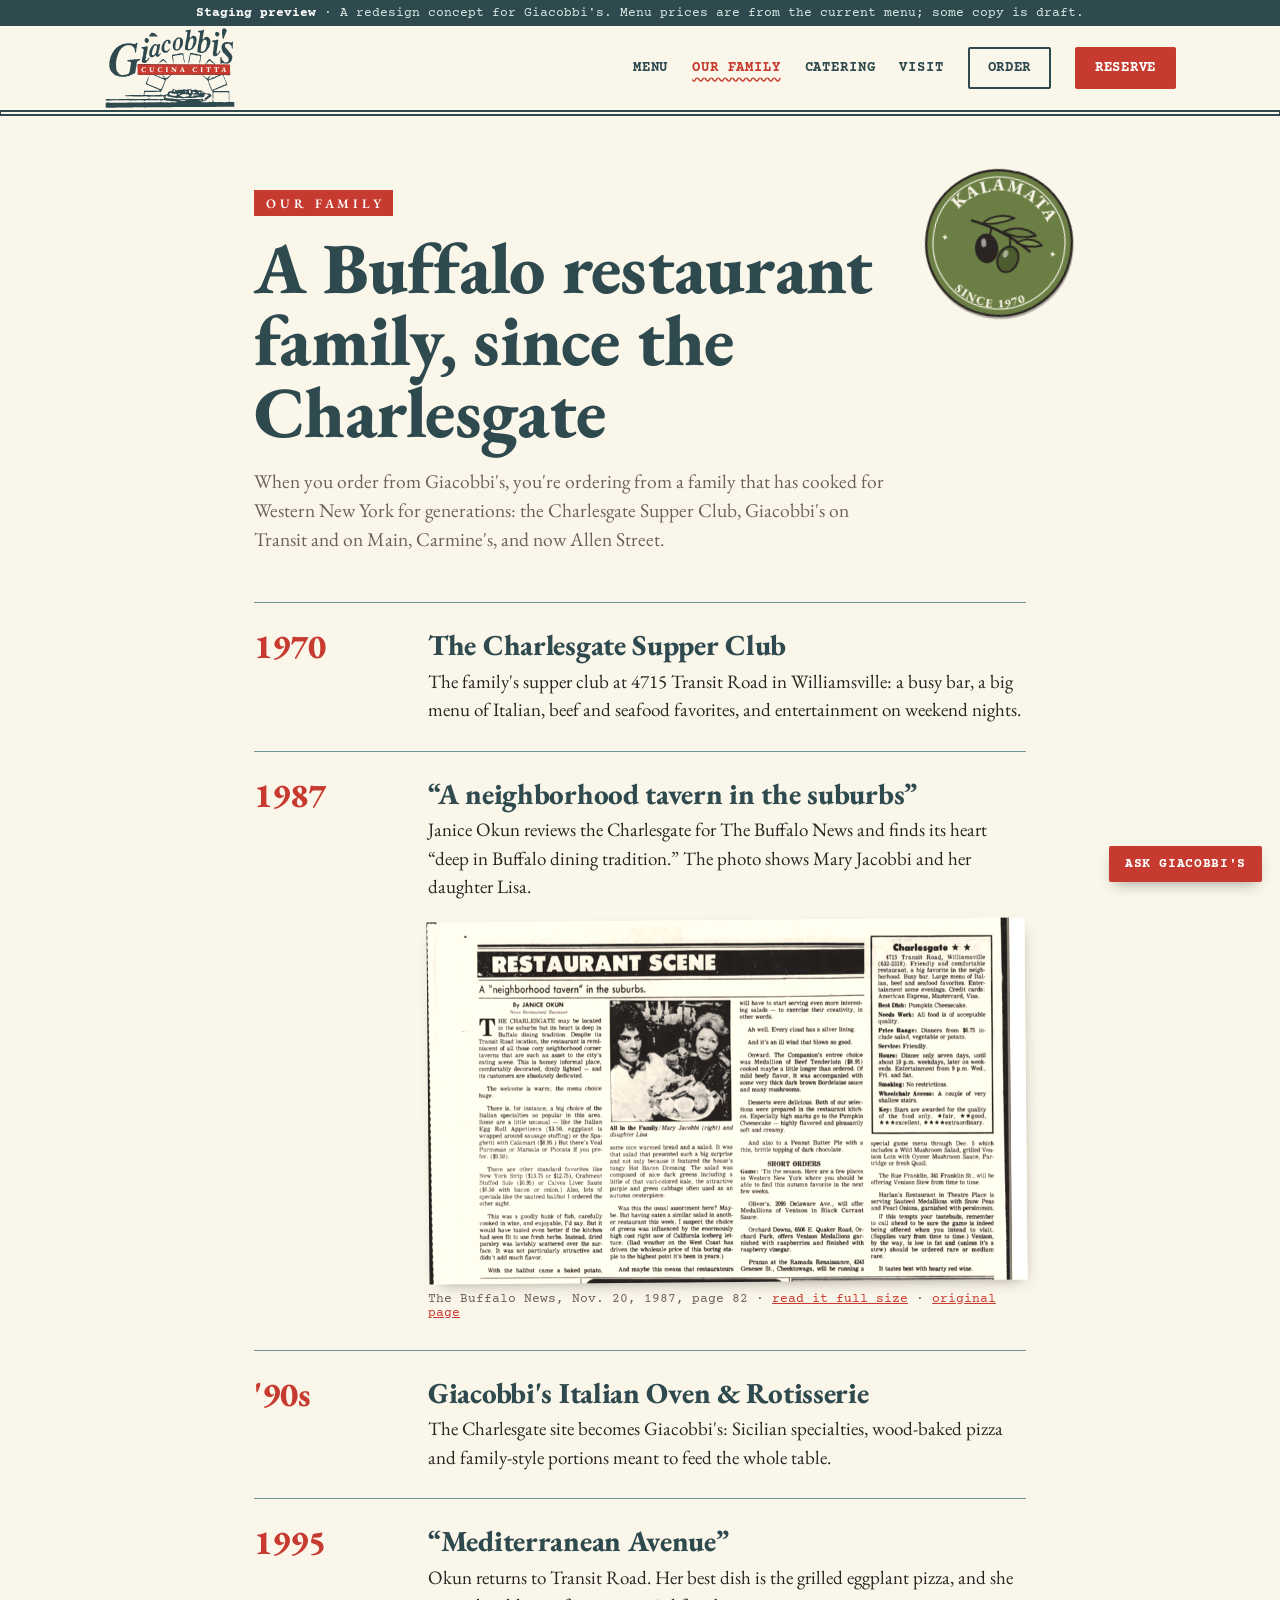
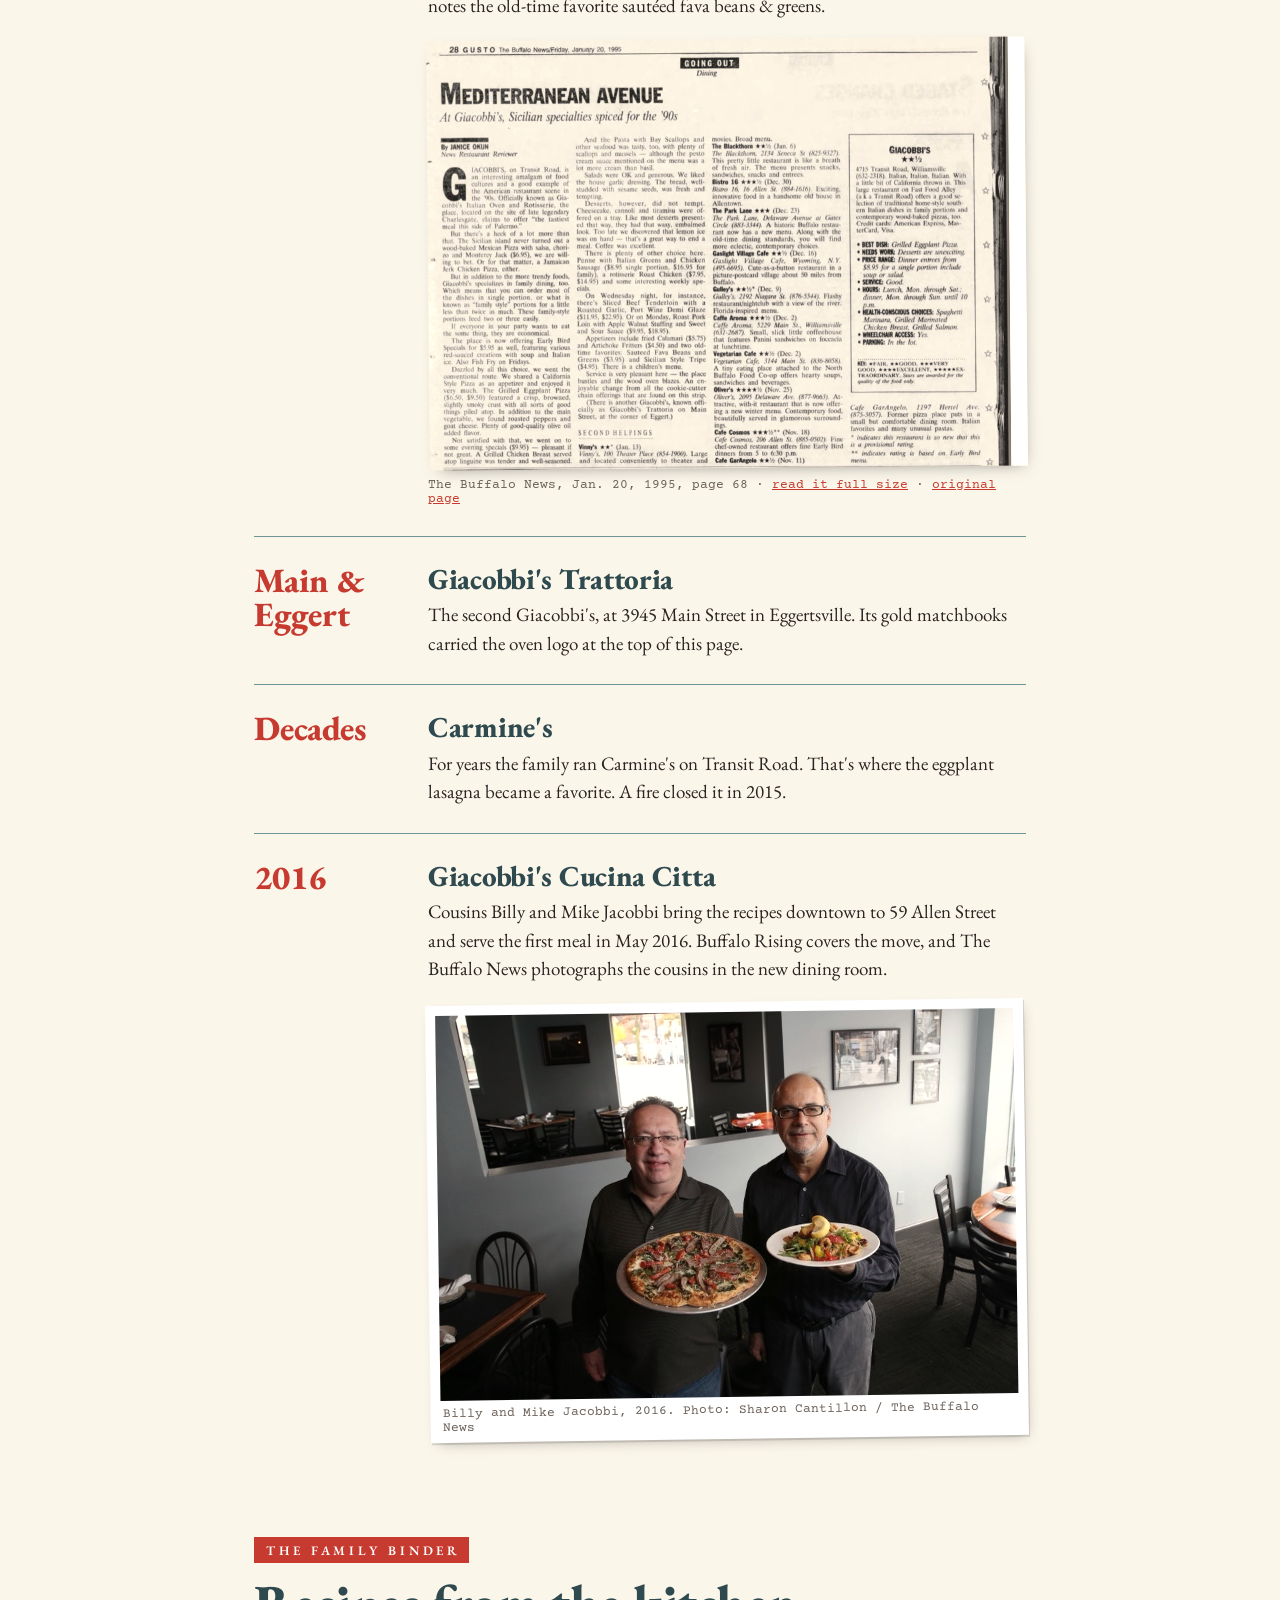
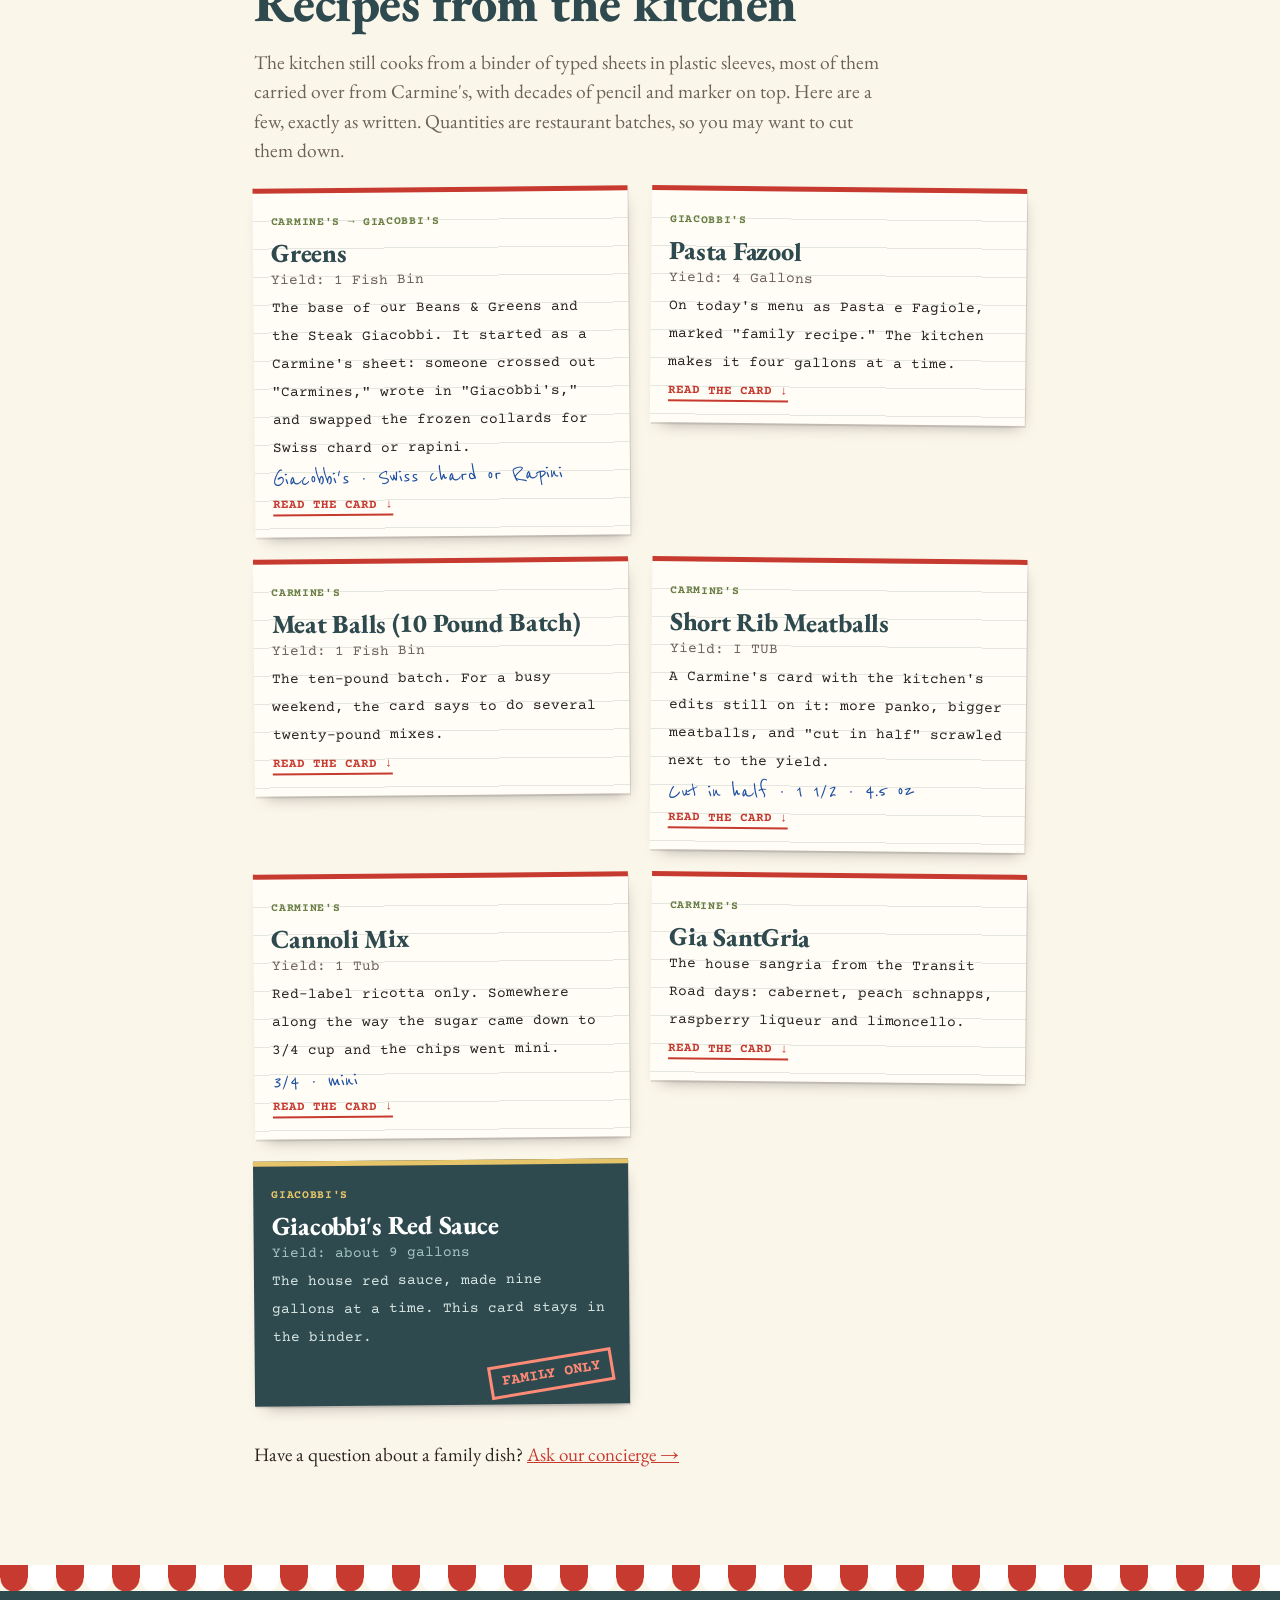
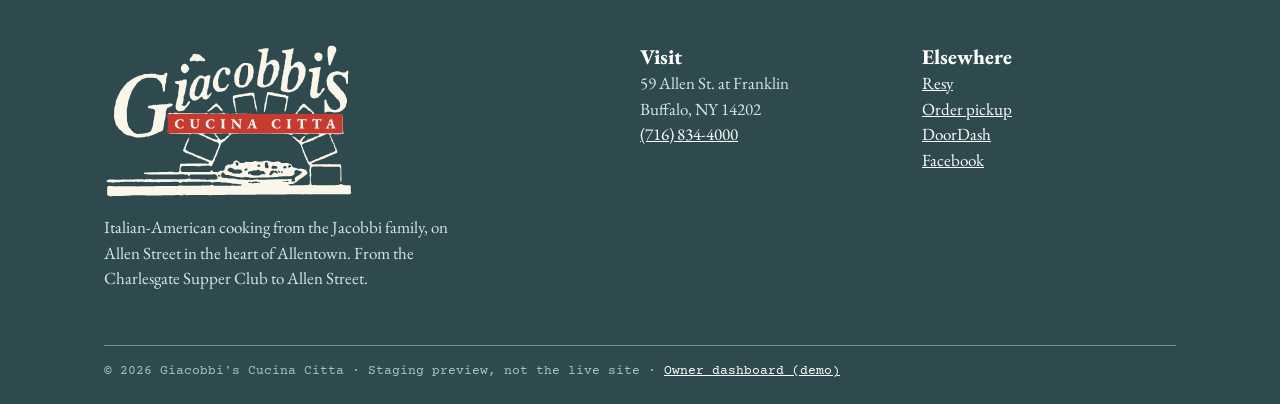
<file: story.html>
<!doctype html>
<html lang="en"><head>
<meta charset="utf-8"><meta name="viewport" content="width=device-width,initial-scale=1">
<title>Our Family | A Buffalo Restaurant Lineage | Giacobbi's Cucina Citta</title>
<meta name="description" content="The Jacobbi family's Buffalo restaurant history since 1970, from the Charlesgate Supper Club and Giacobbi's Italian Oven on Transit Road to Carmine's and Giacobbi's Cucina Citta on Allen Street.">
<meta name="robots" content="noindex,nofollow">
<meta name="theme-color" content="#2f4a4f">
<link rel="icon" type="image/png" href="/assets/img/favicon.png"><link rel="icon" type="image/svg+xml" href="/assets/img/favicon.svg">
<link rel="apple-touch-icon" href="/assets/img/apple-touch-icon.png">
<meta property="og:title" content="Our Family | A Buffalo Restaurant Lineage | Giacobbi's Cucina Citta"><meta property="og:description" content="The Jacobbi family's Buffalo restaurant history since 1970, from the Charlesgate Supper Club and Giacobbi's Italian Oven on Transit Road to Carmine's and Giacobbi's Cucina Citta on Allen Street."><meta property="og:type" content="restaurant">
<meta property="og:url" content="https://giacobbis.com/story.html">
<meta property="og:image" content="https://giacobbis.com/assets/img/og-image.jpg"><meta property="og:image:width" content="1200"><meta property="og:image:height" content="630"><meta property="og:image:alt" content="Giacobbi's Cucina Citta logo">
<meta name="twitter:card" content="summary_large_image">
<link rel="preconnect" href="https://fonts.googleapis.com"><link rel="preconnect" href="https://fonts.gstatic.com" crossorigin>
<link href="https://fonts.googleapis.com/css2?family=Courier+Prime:wght@400;700&family=EB+Garamond:ital,wght@0,400;0,600;0,800;1,400;1,600&family=Reenie+Beanie&display=swap" rel="stylesheet">
<link rel="stylesheet" href="/assets/site.css">
<script type="application/ld+json">{"@context":"https://schema.org","@type":"Restaurant","name":"Giacobbi's Cucina Citta","image":["https://giacobbis.com/assets/img/outside-patio.jpg","https://giacobbis.com/assets/img/inside.jpg"],"logo":"https://giacobbis.com/assets/img/og-image.jpg","servesCuisine":["Italian","Italian-American"],"priceRange":"$$","telephone":"+17168344000","url":"https://giacobbis.com/","address":{"@type":"PostalAddress","streetAddress":"59 Allen St","addressLocality":"Buffalo","addressRegion":"NY","postalCode":"14202","addressCountry":"US"},"areaServed":"Buffalo, NY","foundingDate":"2016-05","founder":[{"@type":"Person","name":"Billy Jacobbi"},{"@type":"Person","name":"Mike Jacobbi"}],"acceptsReservations":"https://resy.com/cities/buffalo-ny/venues/giacobbis","hasMenu":"https://giacobbis.com/menu.html","sameAs":["https://www.facebook.com/giacobbisCucina/","https://resy.com/cities/buffalo-ny/venues/giacobbis"],"openingHoursSpecification":[{"@type":"OpeningHoursSpecification","dayOfWeek":["Wednesday","Thursday","Friday","Saturday"],"opens":"16:30","closes":"22:00"},{"@type":"OpeningHoursSpecification","dayOfWeek":"Sunday","opens":"16:00","closes":"21:00"}],"potentialAction":[{"@type":"ReserveAction","target":"https://resy.com/cities/buffalo-ny/venues/giacobbis"},{"@type":"OrderAction","target":"https://ordering.chownow.com/order/20612/locations"}]}</script>
</head><body>

<div class="demo-banner"><b>Staging preview</b> · A redesign concept for Giacobbi's. Menu prices are from the current menu; some copy is draft.</div>
<header class="nav"><div class="wrap">
  <a class="brand" href="/" aria-label="Giacobbi's Cucina Citta, home"><svg xmlns="http://www.w3.org/2000/svg" viewBox="118 80 1364 848" role="img" aria-labelledby="hdr-t"><title id="hdr-t">Giacobbi's Cucina Citta</title>
<g transform="translate(0.000000,1000.000000) scale(0.100000,-0.100000)" fill="#2f4a4f"><path d="M13545 9053 c-30 -2 -55 -10 -62 -20 -7 -9 -23 -21 -35 -27 -15 -7 -28 -28 -36 -56 -8 -25 -18 -55 -25 -68 -13 -28 -13 -417 1 -453 6 -14 18 -113 27 -220 16 -179 19 -196 41 -219 48 -50 114 14 129 127 4 28 13 54 20 57 7 2 15 20 19 39 4 19 13 40 20 46 8 7 17 31 20 56 4 24 14 49 21 55 8 7 15 25 15 41 0 15 6 34 14 41 7 8 17 25 21 38 4 14 13 32 20 40 7 8 16 33 20 55 4 22 13 50 21 62 8 12 14 29 14 36 0 8 8 25 19 38 44 57 30 202 -23 245 -17 13 -38 31 -47 39 -9 8 -19 15 -24 15 -4 0 -13 6 -19 14 -12 16 -95 25 -171 19z M9998 8914 c-4 -3 -45 -9 -92 -13 -57 -6 -93 -14 -104 -25 -11 -9 -37 -16 -63 -17 -96 -1 -132 -12 -142 -42 -16 -48 8 -87 52 -87 20 0 47 -9 61 -20 14 -11 29 -20 34 -20 50 -1 80 -107 41 -150 -10 -12 -15 -38 -15 -88 0 -71 -27 -232 -40 -242 -4 -3 -11 -54 -17 -115 -6 -61 -18 -123 -27 -140 -10 -20 -16 -56 -16 -105 0 -43 -5 -81 -11 -87 -12 -12 -33 -124 -48 -259 -5 -45 -14 -90 -20 -100 -14 -26 -44 -257 -48 -384 -4 -104 -4 -105 25 -138 16 -17 32 -32 37 -32 4 0 13 -7 19 -16 7 -8 32 -18 56 -21 25 -3 53 -13 63 -21 28 -24 246 -18 295 9 21 11 56 19 83 19 45 0 83 21 140 75 9 8 23 15 32 15 26 0 47 11 47 26 0 8 7 14 15 14 9 0 19 8 22 17 4 10 24 40 45 68 21 27 38 55 38 62 0 7 6 16 13 20 18 12 97 131 97 147 0 7 9 25 20 39 11 14 20 30 20 36 0 6 9 15 20 21 11 6 20 21 20 35 0 13 8 31 17 40 12 13 18 40 21 104 2 47 10 100 18 118 8 17 14 36 14 42 0 7 7 23 16 37 23 34 16 266 -8 304 -9 14 -19 44 -23 67 -4 24 -12 46 -18 50 -7 5 -19 22 -27 38 -11 20 -29 34 -55 43 -22 7 -47 19 -56 27 -34 32 -274 18 -284 -16 -4 -11 -12 -19 -20 -19 -8 0 -16 -8 -19 -18 -3 -9 -16 -22 -28 -27 -13 -6 -32 -24 -43 -42 -20 -32 -88 -55 -114 -38 -14 8 -14 82 -1 90 7 4 6 13 -1 27 -9 17 -8 24 4 33 13 9 16 27 14 82 -1 44 3 76 10 85 17 20 36 163 29 221 -4 40 -2 49 14 60 13 7 20 23 20 42 0 16 7 39 15 49 21 27 20 112 -1 120 -20 8 -139 8 -146 0z m313 -867 c25 -13 79 -64 79 -74 0 -4 8 -15 18 -26 28 -31 36 -262 10 -299 -12 -18 -17 -35 -12 -52 4 -17 -1 -37 -14 -59 -11 -19 -22 -63 -26 -103 -7 -66 -22 -118 -52 -176 -8 -14 -14 -32 -14 -39 0 -7 -9 -31 -19 -53 -10 -23 -22 -53 -25 -68 -4 -16 -13 -28 -21 -28 -9 0 -15 -9 -15 -21 0 -12 -8 -23 -19 -26 -11 -3 -22 -11 -25 -19 -3 -8 -12 -14 -19 -14 -8 0 -22 -9 -32 -20 -10 -11 -26 -20 -35 -20 -9 0 -30 -11 -46 -25 -31 -27 -99 -35 -106 -13 -2 6 -20 17 -38 23 -28 9 -36 19 -42 46 -9 42 2 272 13 279 5 3 10 60 11 127 3 98 6 125 21 140 9 11 17 30 17 42 0 12 9 39 20 61 11 22 20 46 20 54 0 7 6 16 14 19 8 3 15 26 18 56 3 28 12 59 21 69 8 9 18 29 22 44 4 15 13 29 21 32 8 3 14 12 14 20 0 41 79 103 137 108 32 3 59 10 61 16 5 15 14 15 43 -1z M11420 8889 c-23 -14 -58 -23 -100 -26 -43 -4 -69 -11 -78 -21 -11 -15 -136 -29 -279 -31 -32 -1 -43 -5 -43 -16 0 -9 -7 -18 -15 -21 -10 -4 -15 -20 -15 -44 0 -56 27 -75 107 -75 50 0 67 -4 78 -18 20 -28 37 -161 26 -210 -5 -23 -15 -71 -21 -107 -7 -36 -19 -89 -27 -118 -12 -40 -13 -56 -5 -64 16 -16 15 -64 -2 -91 -17 -29 -40 -142 -31 -156 8 -14 -21 -144 -41 -184 -9 -18 -14 -62 -14 -119 0 -69 -4 -94 -15 -102 -14 -11 -36 -117 -39 -188 0 -20 -4 -40 -8 -44 -5 -4 -8 -32 -8 -63 -1 -31 -7 -67 -15 -81 -10 -17 -14 -57 -15 -122 0 -53 -5 -109 -10 -124 -33 -85 -34 -240 -2 -251 10 -4 28 -15 41 -25 13 -10 30 -18 39 -18 8 0 20 -7 26 -15 7 -10 33 -18 71 -21 33 -3 92 -12 131 -20 106 -23 246 -8 314 34 27 17 66 34 85 38 19 3 54 23 77 44 24 20 58 41 76 45 21 4 36 15 42 29 4 12 15 28 24 35 9 7 16 17 16 22 0 16 62 100 86 116 13 8 24 21 24 28 0 7 9 24 20 38 11 14 20 32 20 41 0 9 7 16 15 16 9 0 20 11 25 25 5 14 14 25 19 25 5 0 12 13 16 29 3 16 13 35 20 41 8 7 17 27 21 46 3 18 12 38 20 45 8 6 14 19 14 28 0 9 9 34 20 56 11 22 20 56 20 77 0 21 4 38 9 38 16 0 22 32 28 130 2 52 8 101 12 110 15 29 13 136 -2 152 -8 8 -18 30 -22 49 -4 19 -19 57 -32 84 -14 28 -33 65 -42 83 -9 19 -42 55 -73 80 -32 26 -58 50 -58 55 0 4 -19 7 -42 7 -24 0 -52 7 -62 15 -25 19 -80 19 -95 1 -6 -7 -37 -16 -68 -20 -58 -7 -103 -34 -103 -63 0 -8 -7 -16 -15 -19 -8 -4 -15 -11 -15 -18 0 -6 -18 -27 -40 -46 -22 -19 -40 -40 -40 -45 0 -15 -64 -37 -83 -29 -18 7 -15 145 4 233 5 24 7 52 4 62 -4 10 1 35 10 56 10 21 21 47 25 58 5 11 12 67 16 125 4 71 11 110 21 122 8 9 18 44 22 77 4 32 12 65 18 73 6 7 12 47 14 88 4 75 4 75 -31 78 -22 1 -48 -5 -70 -19z m307 -1020 c12 -4 24 -20 28 -38 3 -16 13 -35 20 -41 40 -33 50 -330 12 -352 -16 -9 -18 -23 -15 -140 2 -112 0 -131 -14 -139 -10 -5 -20 -28 -24 -55 -3 -25 -13 -51 -20 -59 -8 -7 -14 -21 -14 -30 0 -16 -39 -95 -52 -105 -4 -3 -14 -22 -23 -43 -8 -20 -19 -37 -24 -37 -6 0 -13 -9 -16 -20 -3 -11 -12 -20 -20 -20 -8 0 -17 -9 -20 -20 -3 -11 -12 -20 -19 -20 -6 0 -32 -20 -56 -45 -40 -40 -49 -45 -90 -45 -26 0 -56 -7 -68 -16 -21 -15 -25 -15 -41 0 -10 9 -22 16 -27 16 -56 2 -78 89 -57 234 12 88 26 221 37 361 8 101 20 159 37 176 9 9 20 36 24 60 4 24 14 53 21 64 8 11 14 27 14 37 0 10 9 27 20 38 11 11 20 32 20 46 0 23 23 60 65 105 8 9 15 21 15 27 0 6 14 13 31 17 19 4 33 15 36 26 3 12 14 19 29 19 12 0 25 4 28 8 6 10 132 3 163 -9z M12810 8672 c-51 -8 -120 -57 -120 -85 0 -9 -9 -34 -20 -54 -11 -21 -20 -49 -20 -63 0 -39 53 -159 73 -166 9 -3 17 -12 17 -20 0 -8 4 -14 10 -14 5 0 17 -8 27 -19 16 -17 68 -36 85 -33 4 1 19 -3 32 -8 26 -9 28 -9 132 55 82 49 100 306 24 330 -12 4 -37 22 -56 42 -38 38 -93 48 -184 35z M6115 8613 c-66 -16 -105 -44 -105 -73 0 -37 -47 -108 -78 -116 -29 -8 -57 -63 -71 -139 -17 -93 8 -105 144 -68 83 23 201 17 217 -11 14 -24 92 -21 136 6 36 22 98 26 116 8 13 -13 53 -13 61 0 8 13 45 13 45 0 0 -13 64 -24 95 -16 36 9 36 73 0 112 -14 15 -25 31 -25 35 0 5 -6 9 -13 9 -7 0 -18 9 -25 20 -7 11 -17 20 -22 20 -5 0 -35 25 -67 55 -32 30 -61 55 -65 55 -5 0 -8 6 -8 14 0 27 -101 66 -171 66 -37 1 -75 7 -89 15 -26 15 -40 16 -75 8z M8777 8103 c-11 -3 -27 -13 -38 -24 -10 -10 -28 -19 -39 -19 -10 0 -24 -9 -30 -20 -6 -11 -17 -20 -25 -20 -7 0 -17 -9 -20 -20 -3 -11 -12 -20 -20 -20 -8 0 -17 -9 -20 -20 -3 -11 -13 -20 -21 -20 -8 0 -14 -8 -14 -18 0 -17 -54 -72 -71 -72 -5 0 -9 -5 -9 -10 0 -6 -15 -26 -34 -45 -19 -18 -37 -47 -41 -64 -3 -16 -13 -35 -21 -42 -8 -6 -14 -25 -14 -41 0 -16 -8 -46 -19 -66 -57 -112 -54 -96 -49 -318 5 -173 8 -208 21 -215 10 -6 18 -31 22 -64 4 -30 11 -55 16 -55 5 0 17 -16 26 -35 11 -23 26 -38 43 -42 14 -3 33 -13 42 -22 10 -9 26 -23 35 -32 18 -17 93 -30 170 -29 23 0 45 -4 48 -10 4 -6 13 -7 24 -1 9 5 48 17 85 25 37 9 74 23 82 31 9 8 23 15 33 15 10 0 26 9 36 20 10 11 23 20 29 20 6 0 24 24 40 53 16 28 35 56 43 60 7 4 13 14 13 22 0 16 57 75 71 75 5 0 9 7 9 15 0 7 6 18 13 22 8 4 22 29 32 55 10 26 28 62 41 80 13 17 24 37 24 43 0 7 7 26 16 44 10 21 14 44 9 69 -4 25 1 56 15 97 26 73 28 207 4 305 -8 36 -18 80 -21 98 -4 24 -16 40 -44 59 -21 14 -41 33 -44 42 -10 28 -64 63 -105 68 -22 3 -45 12 -51 19 -11 14 -245 19 -292 7z m228 -133 c31 -29 36 -69 35 -312 0 -163 -3 -216 -15 -244 -8 -20 -15 -48 -15 -63 0 -28 -29 -140 -53 -206 -8 -22 -17 -57 -21 -77 -4 -21 -11 -38 -17 -38 -5 0 -13 -8 -16 -17 -36 -93 -73 -113 -213 -113 -86 0 -96 4 -106 45 -4 16 -16 44 -26 62 -15 25 -17 36 -9 52 14 25 14 111 1 147 -8 20 -7 35 4 58 8 17 19 78 25 136 12 126 20 168 36 195 10 16 41 138 61 243 2 12 11 22 19 22 7 0 17 9 20 20 3 11 12 20 20 20 8 0 17 9 20 20 3 11 12 20 19 20 7 0 24 11 37 24 43 43 152 46 194 6z M5542 8054 c-48 -12 -112 -58 -112 -80 0 -4 -7 -12 -15 -18 -23 -17 -53 -169 -37 -189 5 -6 13 -27 17 -46 4 -19 11 -39 16 -45 5 -6 25 -31 45 -55 75 -94 202 -98 265 -10 13 19 27 36 31 37 4 2 8 8 8 13 0 6 16 26 35 46 39 41 52 137 20 149 -8 3 -17 21 -21 39 -7 42 -106 145 -150 157 -10 3 -26 8 -34 11 -8 3 -39 -1 -68 -9z M12955 7885 c-5 -2 -57 -8 -114 -14 -63 -6 -110 -15 -120 -24 -11 -10 -54 -17 -131 -22 -157 -10 -226 -39 -235 -102 -11 -65 24 -91 133 -100 81 -7 85 -16 80 -179 -2 -100 -6 -126 -21 -142 -14 -16 -17 -35 -15 -104 2 -69 -1 -88 -15 -102 -14 -14 -17 -37 -17 -124 -1 -67 -6 -122 -15 -147 -8 -22 -15 -56 -15 -76 0 -20 -7 -52 -15 -71 -17 -43 -37 -289 -24 -303 5 -5 9 -21 9 -36 0 -32 49 -118 68 -119 7 0 15 -6 18 -14 18 -46 314 -31 314 16 0 4 7 8 16 8 9 0 18 9 21 20 3 11 12 20 19 20 8 0 19 11 24 25 5 14 14 25 19 25 15 0 61 46 61 61 1 8 21 34 46 59 24 25 52 62 62 82 9 21 22 38 29 38 6 0 15 9 18 20 3 11 11 20 16 20 5 0 14 11 19 25 5 14 14 25 20 25 5 0 10 14 10 30 0 64 -89 99 -110 44 -6 -15 -23 -38 -39 -53 -19 -18 -30 -40 -35 -73 -10 -66 -131 -185 -155 -152 -3 5 -18 15 -34 22 -44 19 -54 53 -34 116 11 33 17 86 17 142 0 53 5 95 11 101 6 6 13 51 16 100 3 50 10 94 18 103 7 9 15 56 18 112 4 54 10 106 15 115 6 10 13 54 16 98 4 44 11 96 15 115 5 19 12 79 15 133 5 68 12 107 26 131 29 53 35 102 16 131 -16 25 -21 27 -41 20z M7653 7863 c-13 -2 -23 -8 -23 -13 0 -5 -15 -14 -34 -20 -19 -6 -37 -17 -40 -25 -3 -8 -21 -17 -40 -21 -22 -4 -36 -12 -36 -21 0 -8 -9 -17 -20 -20 -11 -3 -20 -12 -20 -19 0 -8 -7 -17 -16 -21 -22 -8 -64 -48 -64 -60 0 -6 -6 -16 -14 -22 -8 -7 -18 -27 -21 -44 -6 -26 -45 -97 -65 -117 -8 -8 -50 -94 -50 -103 0 -5 -9 -20 -20 -34 -12 -16 -20 -41 -20 -65 0 -25 -5 -41 -15 -44 -9 -4 -15 -19 -15 -38 0 -17 -5 -49 -11 -71 -15 -61 -11 -229 6 -262 8 -15 15 -36 15 -45 0 -24 38 -95 68 -127 13 -14 36 -41 49 -58 14 -18 30 -33 36 -33 6 0 20 -9 32 -20 62 -58 455 -5 455 61 0 10 3 19 8 19 21 0 103 92 109 122 3 18 12 37 20 41 7 4 13 13 13 20 0 7 12 23 25 36 29 27 34 81 9 102 -23 19 -68 -8 -72 -44 -2 -15 -12 -32 -23 -37 -10 -6 -19 -15 -19 -21 0 -14 -42 -69 -53 -69 -6 0 -15 -7 -21 -15 -12 -16 -96 -35 -155 -35 -21 0 -42 -5 -49 -12 -21 -21 -122 48 -122 83 0 9 -9 28 -21 43 -33 42 -41 341 -10 408 13 30 21 67 21 102 0 35 5 58 13 63 12 7 57 94 57 109 0 15 36 81 54 100 12 11 33 34 48 50 54 59 63 64 116 64 60 0 60 2 64 -130 3 -81 30 -140 64 -140 3 0 17 -9 31 -20 34 -27 64 -25 97 5 15 14 31 25 37 25 5 0 9 8 9 19 0 10 9 30 21 45 24 31 20 160 -6 170 -8 3 -17 21 -21 40 -3 20 -12 36 -20 36 -7 0 -18 9 -24 20 -6 11 -21 20 -34 20 -13 0 -29 7 -36 15 -12 15 -204 20 -267 8z M14416 7655 c-13 -14 -28 -25 -35 -25 -6 0 -11 -5 -11 -10 0 -31 -184 -46 -205 -16 -6 8 -36 15 -77 18 -44 2 -73 10 -86 21 -26 23 -110 22 -192 -3 -36 -11 -87 -23 -115 -26 -27 -3 -62 -14 -77 -25 -15 -10 -32 -19 -39 -19 -19 0 -129 -95 -129 -111 0 -4 -9 -9 -20 -12 -15 -4 -20 -14 -20 -36 0 -20 -7 -34 -20 -41 -13 -7 -20 -21 -20 -42 0 -17 -6 -39 -13 -47 -18 -21 -40 -152 -33 -188 3 -15 10 -74 15 -130 7 -80 13 -105 29 -121 12 -12 23 -41 27 -69 4 -26 13 -58 21 -70 8 -12 14 -28 14 -36 0 -7 11 -24 25 -37 14 -13 25 -28 25 -34 0 -6 18 -27 40 -46 22 -19 40 -41 40 -47 0 -7 7 -13 15 -13 8 0 15 -4 15 -9 0 -11 58 -71 69 -71 5 0 13 -9 16 -20 3 -11 11 -20 17 -20 13 0 68 -59 68 -72 0 -5 29 -37 65 -73 36 -35 65 -68 65 -74 0 -6 7 -11 16 -11 9 0 18 -9 21 -20 3 -11 12 -20 20 -20 8 0 17 -9 20 -20 3 -11 11 -20 18 -20 8 0 19 -17 26 -37 6 -21 20 -49 30 -62 21 -26 29 -261 10 -261 -5 0 -18 -16 -30 -35 -11 -19 -31 -39 -44 -44 -14 -5 -27 -17 -30 -25 -4 -9 -13 -16 -21 -16 -8 0 -19 -7 -23 -15 -14 -24 -170 -32 -210 -11 -18 9 -44 16 -58 16 -14 0 -33 9 -42 20 -10 11 -23 20 -31 20 -7 0 -15 7 -19 16 -8 21 -40 59 -84 101 -25 24 -39 46 -43 73 -4 26 -12 41 -25 45 -12 3 -21 19 -25 40 -4 18 -11 35 -16 37 -5 2 -15 37 -22 78 -20 121 -43 141 -101 87 -35 -31 -36 -35 -26 -70 6 -23 8 -140 6 -304 -5 -324 5 -356 85 -288 37 31 202 31 368 0 154 -28 337 -12 405 37 28 20 67 39 88 43 34 7 44 15 95 80 4 6 11 18 15 28 3 9 12 17 20 17 15 0 57 45 57 61 0 6 9 22 20 36 12 16 20 41 20 64 0 20 6 50 14 66 38 76 46 108 46 176 0 88 -37 234 -61 240 -11 3 -18 20 -21 57 -4 34 -11 56 -22 62 -9 5 -16 16 -16 23 0 8 -7 15 -15 15 -9 0 -19 8 -22 18 -18 49 -92 142 -112 142 -21 0 -92 83 -98 114 -3 16 -14 31 -25 33 -10 3 -18 14 -18 23 0 10 -8 21 -17 25 -10 3 -29 21 -43 40 -14 19 -33 37 -42 40 -10 4 -18 12 -18 20 0 7 -7 16 -15 19 -9 3 -23 22 -31 41 -8 19 -21 35 -29 35 -8 0 -15 6 -15 14 0 8 -9 18 -20 21 -11 3 -20 12 -20 20 0 8 -9 17 -20 20 -11 3 -20 13 -20 22 0 8 -9 17 -19 20 -31 8 -35 40 -32 227 1 35 5 45 21 49 11 3 20 11 20 19 0 17 90 59 160 74 107 24 280 -9 280 -52 0 -8 10 -18 23 -23 12 -5 39 -23 60 -40 21 -16 47 -33 57 -36 11 -3 20 -19 23 -41 3 -20 14 -42 23 -49 13 -9 19 -35 24 -114 8 -117 32 -158 84 -145 31 7 29 -13 26 310 -2 195 1 236 14 262 51 100 -18 192 -88 117z M4507 7551 c-15 -16 -27 -32 -27 -36 0 -4 -12 -19 -27 -34 -36 -33 -238 -45 -297 -17 -19 9 -49 16 -68 16 -18 0 -51 9 -73 21 -30 16 -49 20 -84 15 -26 -3 -84 -1 -130 5 -60 7 -98 7 -130 0 -25 -6 -111 -15 -190 -19 -110 -6 -146 -12 -155 -24 -6 -8 -33 -18 -59 -22 -26 -4 -62 -13 -80 -21 -18 -7 -54 -16 -81 -20 -27 -5 -63 -16 -80 -25 -17 -10 -45 -21 -63 -25 -17 -3 -34 -12 -37 -20 -3 -8 -21 -17 -41 -21 -20 -3 -39 -12 -42 -20 -2 -7 -18 -16 -35 -19 -16 -4 -32 -13 -35 -21 -3 -7 -29 -24 -58 -38 -45 -21 -104 -62 -193 -137 -13 -10 -30 -19 -37 -19 -7 0 -19 -10 -27 -22 -9 -13 -38 -48 -67 -78 -28 -30 -53 -62 -56 -72 -3 -9 -21 -22 -40 -28 -21 -7 -35 -18 -35 -28 0 -9 -9 -28 -20 -42 -11 -14 -20 -31 -20 -38 0 -7 -7 -15 -15 -18 -8 -4 -15 -11 -15 -18 0 -6 -27 -40 -60 -76 -33 -36 -60 -74 -60 -85 0 -11 -9 -31 -20 -45 -11 -14 -20 -31 -20 -38 0 -8 -9 -25 -20 -39 -11 -14 -20 -31 -20 -38 0 -7 -6 -18 -14 -24 -8 -7 -18 -25 -21 -41 -3 -16 -13 -34 -21 -41 -8 -6 -14 -27 -14 -46 0 -20 -6 -36 -14 -39 -8 -3 -18 -20 -22 -37 -3 -18 -13 -39 -20 -48 -18 -20 -42 -129 -51 -227 -3 -41 -12 -80 -20 -87 -7 -8 -16 -35 -20 -60 -3 -26 -11 -52 -18 -59 -8 -8 -13 -49 -14 -117 -1 -57 -4 -135 -7 -174 -10 -135 -9 -292 2 -306 6 -8 14 -38 18 -68 4 -30 14 -67 22 -82 7 -15 18 -58 23 -95 7 -45 16 -72 30 -86 12 -11 21 -31 21 -48 0 -17 4 -30 9 -30 19 0 67 -58 95 -113 26 -53 101 -127 127 -127 5 0 9 -7 9 -15 0 -8 8 -15 19 -15 10 0 21 -9 24 -20 3 -11 12 -20 20 -20 9 0 19 -9 22 -20 3 -11 12 -20 20 -20 8 0 16 -8 19 -18 6 -19 92 -78 138 -96 15 -6 28 -16 28 -22 0 -7 17 -15 37 -19 20 -4 46 -13 57 -21 12 -8 45 -14 78 -14 47 0 67 -6 108 -31 41 -25 65 -32 121 -36 40 -2 81 -10 94 -19 49 -32 470 -17 574 20 24 9 46 14 51 11 17 -11 162 13 173 29 7 9 35 20 62 24 28 5 64 15 80 24 49 25 138 60 168 65 16 3 31 11 34 19 2 7 22 15 43 19 21 4 41 12 43 19 3 8 18 17 33 20 15 4 38 15 51 25 12 10 43 22 68 25 25 4 45 12 45 17 0 6 15 16 33 24 67 30 80 50 82 123 1 37 9 85 18 107 9 22 16 59 17 82 0 23 7 77 15 120 8 43 15 94 15 114 0 21 8 45 19 57 12 14 20 45 24 88 4 36 11 72 17 79 6 8 11 73 11 164 0 119 3 153 13 157 8 3 17 20 20 39 4 18 13 38 21 45 8 7 15 25 15 41 0 18 5 29 14 29 8 0 28 11 44 25 17 14 42 25 56 25 14 0 34 9 43 20 10 11 29 20 43 20 68 0 148 112 91 127 -11 3 -22 11 -25 19 -9 24 -182 20 -195 -5 -11 -19 -44 -22 -426 -37 -88 -4 -166 -11 -173 -17 -7 -5 -33 -7 -63 -3 -34 5 -56 3 -65 -5 -11 -9 -18 -9 -26 -1 -17 17 -64 15 -83 -4 -11 -12 -37 -17 -83 -19 -135 -4 -140 -5 -172 -32 -38 -31 -36 -71 5 -109 21 -20 38 -23 122 -27 123 -5 201 -30 210 -67 3 -14 15 -42 26 -63 19 -37 19 -41 3 -73 -9 -20 -16 -60 -16 -95 0 -33 -6 -73 -14 -88 -8 -15 -18 -74 -22 -129 -4 -66 -12 -106 -20 -113 -8 -7 -14 -33 -15 -63 0 -28 -5 -76 -10 -106 -5 -30 -14 -85 -19 -122 -5 -38 -16 -78 -24 -90 -9 -12 -16 -30 -16 -39 0 -9 -6 -22 -14 -28 -7 -6 -16 -35 -19 -63 -4 -31 -13 -55 -22 -60 -8 -5 -15 -15 -15 -23 0 -7 -9 -16 -19 -20 -11 -3 -22 -12 -25 -20 -3 -8 -13 -15 -23 -15 -10 0 -54 -18 -98 -40 -91 -45 -175 -60 -384 -66 -68 -2 -129 -8 -135 -13 -14 -12 -105 16 -121 37 -6 7 -22 12 -35 11 -51 -5 -72 1 -77 21 -3 11 -12 20 -21 20 -15 0 -72 56 -72 72 0 4 -5 8 -11 8 -18 0 -68 56 -74 83 -4 14 -13 28 -21 31 -8 3 -14 12 -14 21 0 8 -4 15 -9 15 -18 0 -71 52 -71 69 0 9 -9 33 -20 53 -11 21 -23 63 -26 95 -4 32 -16 78 -27 103 -16 37 -21 70 -23 180 -2 74 -5 230 -8 346 -4 173 -3 215 9 230 8 11 15 42 15 69 0 28 9 75 20 105 11 33 19 82 20 122 0 37 4 69 9 73 5 3 15 31 22 63 7 31 18 66 25 77 7 11 17 46 24 77 6 32 16 60 21 63 5 4 9 13 9 22 0 8 7 29 15 46 27 59 52 132 59 170 4 21 14 41 22 44 7 3 14 13 14 22 0 9 9 27 20 41 11 14 20 31 20 38 0 7 5 18 10 25 39 47 70 92 70 102 0 7 7 15 15 19 8 3 15 12 15 20 0 9 9 20 20 26 11 6 20 16 20 23 0 7 9 23 20 37 11 14 20 32 20 41 0 15 40 59 54 59 4 0 28 21 55 48 26 26 60 54 77 62 16 8 45 31 64 52 20 20 49 40 65 44 17 4 41 15 55 24 14 10 48 21 75 25 28 4 58 14 69 23 28 25 436 25 516 -1 72 -22 120 -46 120 -57 0 -5 18 -19 39 -30 22 -10 41 -24 43 -29 1 -5 29 -37 61 -70 41 -43 60 -71 64 -96 3 -19 11 -35 18 -35 17 0 22 -15 35 -109 6 -44 17 -93 25 -108 10 -18 15 -58 15 -109 0 -85 5 -95 47 -108 19 -6 25 -2 33 18 5 14 14 26 19 26 15 0 20 40 22 156 0 60 5 114 10 120 5 6 4 23 -3 41 -10 27 -8 36 19 79 28 45 30 58 36 174 7 135 17 184 48 243 22 41 19 164 -5 179 -27 19 -81 8 -109 -21z M6832 7431 c-27 -5 -54 -18 -75 -38 -46 -44 -100 -52 -129 -18 -12 14 -27 25 -34 25 -6 0 -17 7 -24 15 -21 25 -181 21 -205 -5 -10 -11 -22 -20 -26 -20 -10 0 -52 -35 -105 -87 -24 -24 -48 -43 -54 -43 -5 0 -10 -9 -10 -20 0 -11 -7 -20 -15 -20 -9 0 -18 -7 -21 -15 -4 -8 -13 -15 -20 -15 -8 0 -17 -8 -21 -17 -3 -10 -14 -26 -25 -36 -10 -10 -18 -28 -18 -40 0 -27 -34 -97 -54 -112 -18 -14 -56 -85 -56 -106 0 -9 -6 -19 -14 -22 -7 -3 -16 -28 -19 -57 -4 -29 -13 -57 -20 -64 -9 -6 -17 -39 -21 -81 -3 -38 -10 -111 -16 -162 -5 -52 -6 -102 -1 -115 4 -13 14 -54 21 -93 8 -44 22 -80 36 -98 13 -16 24 -33 24 -38 0 -5 6 -9 13 -9 7 0 18 -9 25 -20 7 -11 17 -20 23 -20 7 0 18 -8 25 -17 17 -25 169 -25 205 -1 13 8 39 19 58 23 36 8 44 14 124 91 96 94 136 101 156 27 21 -78 54 -103 135 -103 43 0 81 6 96 15 14 8 32 17 40 21 38 18 161 161 171 199 6 22 22 50 35 62 27 25 33 73 9 73 -8 0 -24 -9 -35 -20 -11 -11 -26 -20 -34 -20 -8 0 -18 -9 -21 -20 -3 -11 -13 -20 -21 -20 -8 0 -14 -5 -14 -11 0 -14 -55 -69 -69 -69 -6 0 -11 7 -11 15 0 7 -8 18 -17 23 -22 13 -32 134 -13 157 7 9 13 45 14 81 1 50 6 69 19 79 18 13 45 133 54 245 3 36 12 75 20 87 9 13 17 60 20 120 4 57 12 106 19 118 8 11 14 32 14 47 0 15 5 30 10 33 6 3 10 21 10 38 0 57 -51 75 -158 58z m-226 -178 c43 -28 43 -28 44 -140 0 -65 -4 -114 -10 -118 -6 -4 -10 -18 -9 -33 4 -70 -22 -197 -50 -246 -17 -31 -31 -75 -36 -110 -5 -46 -13 -66 -34 -85 -15 -14 -33 -41 -40 -58 -7 -18 -16 -33 -20 -33 -3 0 -12 -12 -18 -27 -47 -104 -134 -151 -210 -112 -20 10 -42 19 -48 19 -42 2 -76 208 -38 235 12 9 18 30 20 69 1 30 9 69 18 85 8 17 15 50 15 74 0 29 5 47 14 50 7 3 16 26 18 52 3 25 13 54 22 64 9 10 16 28 16 41 0 26 48 130 60 130 4 0 11 15 14 34 4 19 13 39 21 46 8 7 15 18 15 25 0 58 163 84 236 38z M5525 7203 c-11 -3 -25 -11 -32 -20 -8 -10 -41 -17 -103 -23 -51 -4 -95 -12 -99 -17 -3 -6 -35 -14 -71 -17 -160 -16 -158 -16 -163 -43 -12 -64 35 -110 128 -125 84 -13 110 -60 88 -158 -7 -30 -13 -85 -13 -121 0 -40 -6 -78 -16 -98 -12 -24 -16 -64 -17 -166 0 -92 -4 -136 -12 -139 -6 -2 -17 -29 -24 -60 -7 -31 -17 -58 -22 -61 -5 -4 -9 -23 -9 -43 -1 -20 -7 -48 -15 -62 -8 -14 -14 -46 -15 -72 0 -26 -10 -71 -21 -100 -53 -133 -5 -346 83 -364 15 -4 29 -12 32 -20 9 -24 212 -19 254 6 18 11 38 20 45 20 7 0 23 14 37 31 14 17 34 41 45 54 35 40 55 69 55 77 0 4 9 8 20 8 13 0 20 7 20 20 0 11 7 20 15 20 8 0 15 5 15 11 0 6 18 29 40 50 22 21 42 50 46 63 3 14 12 30 20 37 8 6 14 19 14 29 0 10 7 20 15 24 29 11 19 64 -14 71 -53 11 -74 -2 -105 -66 -15 -32 -34 -59 -42 -59 -8 0 -14 -9 -14 -19 0 -10 -7 -21 -15 -25 -8 -3 -15 -12 -15 -20 0 -59 -118 -82 -207 -40 -34 17 -47 54 -18 54 8 0 15 4 15 10 0 5 10 18 22 30 18 16 22 33 24 85 1 37 8 73 16 82 9 11 13 50 13 133 0 98 3 121 18 137 9 11 17 31 17 45 0 14 7 31 15 38 9 7 15 29 15 54 0 22 9 59 19 82 12 26 19 66 20 106 0 36 7 81 15 100 8 19 18 59 22 89 4 30 11 57 16 60 11 7 21 228 12 282 -6 37 -6 37 -77 36 -40 -1 -81 -3 -92 -6z M10092 6514 c-19 -13 -22 -24 -22 -87 -1 -47 -6 -79 -15 -91 -8 -11 -15 -39 -15 -62 0 -23 -6 -47 -14 -53 -7 -6 -16 -44 -20 -89 -11 -119 -30 -195 -56 -227 -4 -5 -10 -50 -14 -100 -3 -49 -10 -115 -15 -145 -19 -101 -24 -158 -17 -194 14 -75 64 -20 77 86 5 39 15 81 23 92 7 12 16 39 19 61 7 58 26 172 38 230 6 28 15 97 20 155 5 58 16 117 24 132 8 14 15 46 15 70 0 39 4 45 36 61 38 19 84 23 84 7 0 -6 26 -10 58 -10 32 0 63 -5 69 -11 6 -6 57 -17 113 -24 56 -7 107 -18 113 -24 6 -6 36 -11 66 -11 31 0 69 -7 85 -15 19 -10 58 -15 121 -15 70 0 96 -4 105 -15 7 -9 29 -15 51 -15 24 0 46 -7 57 -18 10 -10 26 -21 35 -25 23 -9 24 -187 2 -231 -8 -15 -15 -39 -15 -51 0 -13 -8 -31 -17 -40 -13 -13 -17 -38 -19 -105 -1 -59 -8 -100 -19 -124 -14 -30 -16 -51 -11 -114 7 -70 26 -127 26 -75 0 31 10 53 25 53 15 0 25 31 25 81 0 19 4 39 10 45 5 5 14 40 19 76 5 37 13 73 17 80 4 6 11 53 15 102 4 53 14 105 24 125 14 26 16 48 12 103 -5 64 -4 71 13 75 17 5 20 14 20 67 0 80 -6 88 -52 74 -34 -10 -39 -9 -74 21 -37 29 -43 31 -125 31 -72 0 -90 3 -109 20 -18 16 -38 20 -89 20 -38 1 -77 7 -91 15 -14 8 -51 14 -82 15 -54 0 -132 23 -196 56 -19 10 -64 14 -144 14 -67 0 -119 4 -123 10 -9 15 -37 12 -63 -6z M9066 6476 c-111 -10 -140 -16 -148 -29 -7 -14 -22 -17 -77 -15 -53 2 -73 -1 -87 -14 -11 -9 -43 -18 -74 -21 -30 -2 -113 -14 -184 -26 -71 -11 -144 -21 -163 -21 -18 0 -41 -4 -51 -9 -9 -5 -29 -14 -44 -22 -28 -12 -28 -12 -28 -120 0 -59 4 -110 9 -114 6 -3 7 -28 4 -56 -4 -38 -2 -53 9 -62 10 -8 17 -35 21 -78 2 -36 11 -81 20 -100 9 -19 21 -61 27 -94 7 -33 18 -67 25 -75 7 -8 15 -48 18 -88 5 -60 10 -76 29 -92 28 -23 38 -25 38 -5 0 8 -4 15 -9 15 -5 0 -12 52 -16 116 -4 64 -12 131 -17 148 -6 17 -14 76 -19 131 -12 133 -32 238 -47 243 -24 8 -13 56 19 87 25 22 44 30 91 36 39 5 64 13 72 25 11 14 35 18 139 24 69 4 132 11 139 17 15 12 135 29 281 39 62 4 103 12 112 20 19 20 85 19 85 -1 0 -8 6 -15 13 -15 15 0 67 -54 67 -70 0 -6 9 -32 20 -58 13 -31 23 -88 29 -170 6 -68 15 -130 21 -137 6 -7 17 -62 24 -122 13 -104 39 -170 76 -193 5 -3 13 -30 17 -60 5 -30 13 -55 18 -55 17 0 18 95 1 114 -12 13 -13 25 -6 56 7 30 6 48 -4 70 -8 17 -22 66 -30 110 -9 44 -21 100 -27 125 -6 25 -12 67 -13 93 -1 34 -7 52 -19 58 -21 12 -25 43 -30 204 -6 183 -16 199 -118 201 -41 1 -136 -4 -213 -10z M7278 5893 c-10 -2 -18 -9 -18 -14 0 -5 -11 -14 -25 -19 -14 -5 -25 -16 -25 -24 0 -8 -14 -17 -32 -22 -30 -6 -78 -45 -78 -62 0 -4 -18 -23 -40 -42 -22 -19 -40 -41 -40 -47 0 -7 -9 -13 -20 -13 -13 0 -20 -7 -20 -20 0 -11 -7 -20 -15 -20 -8 0 -19 -9 -25 -20 -6 -11 -17 -20 -24 -20 -18 0 -96 -85 -96 -105 0 -27 29 -28 63 -3 17 14 40 27 50 31 9 3 17 10 17 15 0 6 19 14 43 20 32 9 61 30 120 87 50 49 88 78 108 82 17 3 33 12 36 19 6 16 83 20 83 4 0 -5 8 -10 18 -10 20 0 62 -39 62 -58 0 -7 9 -17 20 -24 11 -7 20 -18 20 -25 0 -7 7 -13 15 -13 8 0 20 -9 27 -20 7 -11 18 -20 25 -20 7 0 30 -18 53 -41 51 -52 86 -52 82 -1 -2 30 -44 101 -65 111 -5 2 -12 14 -17 27 -5 13 -16 24 -24 24 -7 0 -16 8 -20 18 -10 30 -55 85 -84 102 -37 23 -82 70 -82 85 0 22 -45 31 -92 18z M12038 5883 c-10 -2 -18 -11 -18 -18 0 -8 -9 -19 -20 -25 -11 -6 -20 -17 -20 -25 0 -8 -7 -15 -15 -15 -8 0 -19 -9 -25 -20 -6 -11 -17 -20 -25 -20 -8 0 -15 -9 -15 -20 0 -11 -7 -20 -15 -20 -9 0 -19 -8 -22 -17 -4 -10 -15 -29 -25 -42 -10 -13 -18 -34 -18 -46 0 -12 -12 -32 -26 -46 -28 -26 -76 -93 -87 -121 -3 -10 -11 -18 -17 -18 -5 0 -10 -6 -10 -12 0 -7 -23 -35 -50 -62 l-49 -49 -227 -5 c-201 -4 -229 -3 -239 11 -20 28 -55 35 -99 19 -33 -12 -135 -16 -511 -20 -258 -2 -487 -5 -508 -5 -21 -1 -41 4 -45 10 -8 12 -283 1 -315 -12 -11 -5 -25 -1 -37 10 -16 15 -34 17 -92 15 -90 -4 -174 -4 -300 2 -56 3 -98 1 -98 -4 0 -6 -32 -7 -77 -3 -43 4 -186 8 -318 9 -211 1 -243 3 -265 19 -31 22 -51 22 -81 -2 -34 -26 -76 -31 -121 -15 -24 8 -47 10 -61 5 -42 -16 -195 -23 -199 -10 -6 17 -110 17 -116 1 -5 -16 -27 -15 -41 2 -7 8 -24 17 -39 21 -15 4 -34 12 -42 19 -30 26 -60 26 -70 0 -6 -15 -18 -24 -32 -24 -13 0 -127 -3 -253 -6 -145 -4 -244 -2 -268 4 -24 7 -57 7 -94 1 -161 -26 -184 -24 -226 15 -36 33 -40 34 -62 20 -12 -8 -38 -19 -56 -25 -47 -14 -642 -13 -668 1 -14 7 -154 10 -422 10 -294 -1 -405 2 -415 11 -21 17 -181 6 -226 -15 -35 -17 -38 -17 -64 1 -21 13 -45 17 -106 16 -91 -2 -117 -20 -118 -83 0 -20 -6 -42 -12 -48 -10 -10 -10 -17 0 -33 9 -14 13 -57 13 -127 0 -59 1 -141 4 -182 15 -299 15 -376 0 -413 -28 -68 -20 -160 18 -200 31 -32 37 -34 141 -45 59 -7 112 -9 117 -6 5 3 14 2 20 -1 6 -4 199 -7 429 -6 360 0 419 -1 424 -14 10 -26 116 -10 116 17 0 11 227 4 335 -10 75 -9 105 -19 105 -33 0 -5 9 -9 19 -9 11 0 22 -4 25 -9 3 -5 30 -15 58 -21 29 -7 57 -19 61 -26 4 -8 16 -14 26 -14 10 0 30 -9 44 -20 15 -12 40 -20 62 -20 35 0 85 -34 85 -59 0 -5 15 -13 32 -17 18 -3 42 -12 53 -19 11 -7 37 -16 57 -19 21 -4 41 -13 45 -20 9 -15 114 -56 143 -56 11 0 20 -5 20 -10 0 -6 8 -13 18 -17 9 -3 28 -14 42 -23 14 -10 50 -21 80 -25 30 -4 77 -19 104 -34 27 -14 56 -30 66 -35 21 -12 43 -99 31 -124 -4 -9 -15 -30 -23 -47 -9 -16 -19 -48 -23 -69 -3 -22 -13 -49 -21 -60 -8 -11 -14 -28 -14 -38 0 -9 -9 -22 -20 -28 -12 -7 -20 -21 -20 -38 0 -15 -16 -58 -35 -97 -19 -38 -35 -81 -35 -95 0 -14 -9 -38 -20 -55 -11 -16 -20 -39 -20 -50 0 -11 -9 -26 -20 -33 -13 -8 -20 -23 -20 -42 0 -18 -6 -33 -15 -36 -8 -4 -18 -24 -21 -45 -4 -21 -11 -39 -16 -39 -5 0 -14 -13 -19 -29 -12 -33 -52 -55 -77 -42 -9 4 -36 11 -60 14 -24 3 -61 17 -83 31 -21 14 -49 26 -61 26 -13 0 -32 7 -42 15 -11 8 -30 15 -42 15 -12 0 -27 7 -34 15 -7 8 -27 17 -46 21 -18 3 -38 12 -45 20 -6 8 -26 14 -44 14 -24 0 -34 5 -38 20 -4 15 -14 20 -36 20 -18 0 -40 9 -51 20 -11 11 -31 20 -45 20 -14 0 -38 9 -53 19 -15 11 -49 22 -76 26 -27 4 -56 11 -65 16 -9 5 -27 13 -41 19 -27 11 -51 25 -89 53 -13 9 -37 17 -53 17 -33 0 -63 13 -94 42 -16 15 -33 19 -65 16 -39 -3 -45 0 -57 25 -10 21 -20 27 -44 27 -22 0 -40 10 -62 34 -18 18 -42 38 -54 45 -29 16 -41 60 -18 73 10 6 16 22 16 43 0 40 39 165 51 165 5 0 9 6 9 13 0 7 9 30 20 52 11 22 20 44 20 50 0 6 9 27 20 48 11 20 20 45 20 54 0 10 9 33 21 52 26 42 24 124 -3 129 -14 3 -18 -4 -18 -32 0 -26 -9 -44 -35 -73 -20 -21 -38 -50 -42 -65 -3 -15 -11 -29 -18 -32 -7 -2 -15 -20 -19 -39 -4 -19 -13 -38 -21 -41 -9 -3 -15 -18 -15 -34 0 -16 -7 -35 -15 -42 -8 -7 -18 -28 -21 -49 -4 -20 -13 -45 -19 -56 -7 -11 -15 -35 -19 -54 -3 -19 -12 -42 -20 -50 -7 -9 -16 -33 -19 -55 -3 -21 -13 -47 -22 -56 -29 -32 -16 -82 23 -92 18 -5 35 -15 39 -23 3 -8 12 -15 19 -15 8 0 17 -7 20 -15 4 -9 27 -17 64 -21 36 -4 61 -12 64 -20 3 -8 15 -14 26 -14 11 0 37 -9 57 -20 21 -11 46 -20 56 -20 10 0 20 -7 23 -15 4 -8 17 -15 30 -15 27 0 84 -23 187 -76 37 -18 75 -34 85 -34 10 0 29 -8 42 -17 38 -27 89 -51 121 -58 16 -4 29 -11 29 -17 0 -6 12 -8 29 -5 19 4 33 1 41 -8 7 -8 19 -15 27 -15 7 0 16 -7 19 -15 4 -9 19 -15 36 -15 16 0 41 -9 55 -20 16 -12 41 -20 65 -20 25 0 41 -5 44 -15 3 -8 24 -20 45 -25 21 -6 39 -15 39 -19 0 -5 20 -12 45 -16 70 -10 100 -49 69 -90 -14 -18 -25 -20 -127 -17 -216 5 -984 1 -1156 -6 -133 -5 -178 -4 -192 6 -43 30 -109 -33 -107 -102 1 -22 -7 -78 -17 -123 -11 -52 -15 -92 -10 -110 14 -50 -4 -97 -45 -117 -40 -20 -258 -21 -306 -1 -21 8 -45 13 -53 10 -8 -3 -183 -8 -390 -10 -582 -8 -1114 -24 -1124 -34 -5 -5 -10 -24 -10 -42 -2 -34 -2 -34 53 -37 30 -2 60 -8 67 -14 17 -14 1313 -19 1713 -7 270 9 312 8 363 -6 57 -16 109 -13 133 6 8 6 17 4 27 -6 9 -8 20 -15 26 -15 6 0 17 -15 25 -34 13 -32 57 -59 63 -40 26 76 30 79 168 86 72 4 315 7 540 6 226 0 457 -1 515 -1 58 0 120 4 138 8 75 17 138 -42 172 -160 23 -78 13 -100 -47 -103 -29 -2 -56 -9 -63 -17 -13 -16 -80 -21 -80 -6 0 17 -277 5 -305 -13 -32 -21 -81 -21 -93 1 -9 14 -42 16 -298 19 -159 2 -336 5 -393 8 -57 3 -111 1 -120 -4 -22 -11 -91 14 -112 41 -21 28 -85 21 -112 -12 -25 -31 -493 -44 -847 -25 -147 8 -123 8 -570 2 -223 -3 -423 -8 -445 -12 -22 -3 -67 0 -100 6 -98 19 -155 23 -168 11 -10 -7 -31 -7 -75 1 -58 11 -65 10 -103 -11 -38 -22 -43 -22 -82 -9 -31 11 -86 14 -212 13 -316 -4 -650 -17 -663 -27 -8 -7 -12 -7 -12 0 0 7 -42 10 -123 9 -92 -2 -128 1 -140 12 -14 11 -20 11 -34 0 -24 -21 -403 -29 -480 -11 -47 11 -274 -2 -308 -17 -11 -5 -27 -11 -36 -14 -35 -11 -33 -60 2 -89 31 -26 39 -28 126 -28 60 0 106 -5 129 -15 20 -8 40 -12 45 -9 15 9 170 26 227 24 29 0 96 4 150 9 151 16 748 26 756 12 10 -16 65 -13 82 4 19 19 57 19 120 0 58 -17 110 -19 120 -4 4 7 19 8 43 3 20 -4 170 -6 333 -5 226 2 298 -1 298 -10 0 -8 13 -9 48 -4 54 9 104 9 288 4 101 -3 135 -1 147 10 14 11 20 11 32 1 12 -10 85 -11 368 -2 575 19 587 18 617 -23 30 -42 94 -51 105 -15 4 14 15 20 36 20 17 0 43 7 60 15 25 14 41 14 107 5 62 -9 91 -9 138 1 32 8 93 12 134 10 120 -5 343 -6 660 -3 368 4 486 -4 518 -35 28 -29 46 -29 64 -1 20 31 406 41 473 14 28 -12 73 -16 175 -16 99 0 145 -4 165 -14 15 -8 71 -17 124 -21 53 -4 101 -11 106 -15 6 -4 86 -10 179 -13 94 -4 174 -11 180 -17 5 -5 29 -10 52 -10 99 0 135 -11 132 -39 -4 -36 -61 -63 -110 -52 -20 5 -87 6 -149 4 -69 -3 -141 0 -182 8 -53 10 -73 10 -88 1 -23 -15 -49 -16 -49 -2 0 15 -22 12 -60 -6 -28 -14 -51 -16 -149 -9 -219 14 -360 14 -408 0 -39 -12 -49 -12 -67 1 -17 11 -51 13 -149 10 -121 -3 -127 -2 -148 20 -35 37 -67 38 -134 4 -59 -30 -75 -31 -122 -8 -17 9 -29 8 -45 -1 -15 -7 -70 -11 -158 -10 -175 2 -187 1 -212 -12 -16 -8 -30 -8 -59 1 -31 11 -41 11 -54 0 -12 -10 -18 -10 -30 0 -10 8 -28 10 -57 5 -24 -4 -88 -6 -143 -4 -123 4 -147 4 -464 0 -172 -2 -257 1 -264 8 -17 17 -94 13 -140 -9 -39 -18 -59 -19 -267 -14 -494 10 -763 8 -1570 -13 -135 -4 -297 -6 -360 -6 -804 3 -1200 2 -1226 -3 -17 -3 -49 -1 -70 6 -22 6 -108 13 -193 16 -218 6 -209 17 -209 -260 0 -235 3 -251 50 -261 18 -4 43 -14 56 -23 18 -11 38 -13 90 -8 37 4 211 9 387 10 329 4 533 11 690 27 118 11 815 16 822 6 13 -21 54 -26 95 -11 32 11 49 12 75 3 21 -7 77 -9 151 -5 64 3 236 8 382 11 146 3 387 7 535 11 174 3 282 1 304 -5 26 -8 38 -7 49 2 19 15 192 14 307 -2 65 -9 89 -9 125 3 77 24 143 28 183 11 31 -13 77 -13 334 -5 383 12 715 12 1043 -2 46 -1 842 13 1125 20 121 3 454 6 740 7 457 0 1278 2 1435 4 30 0 81 3 114 7 39 4 66 2 82 -7 19 -10 37 -10 92 1 50 9 81 10 117 2 27 -6 53 -9 56 -6 7 4 578 18 719 17 65 0 187 -1 335 -2 44 0 132 -1 195 -2 63 -1 131 2 152 6 20 4 44 3 53 -3 10 -5 35 -6 60 -1 24 4 56 5 72 0 15 -4 138 -4 273 0 275 9 687 10 1425 6 309 -2 512 0 531 6 48 15 88 117 52 129 -17 6 -21 227 -5 247 9 10 7 16 -6 26 -9 7 -17 23 -17 36 0 44 -9 48 -120 47 -233 -3 -296 7 -347 54 -25 23 -77 18 -92 -9 -13 -24 -528 -59 -615 -42 -22 5 -142 5 -266 1 -322 -10 -415 -9 -499 7 -60 12 -79 12 -105 2 -53 -21 -60 -19 -87 36 -35 71 -53 411 -23 444 14 16 16 30 10 91 -30 296 -10 420 69 432 70 11 485 14 491 4 5 -8 150 -9 476 -6 395 5 470 4 475 -8 3 -8 12 -14 20 -14 54 0 67 -62 64 -297 -1 -62 -1 -115 -1 -203 1 -25 0 -56 -2 -70 -9 -110 3 -228 24 -233 12 -4 24 -4 27 -1 17 17 0 886 -19 930 -8 20 -18 22 -127 27 -178 9 -314 7 -355 -5 -31 -9 -45 -8 -77 6 -30 14 -49 16 -82 10 -24 -5 -51 -7 -59 -6 -26 5 -337 1 -592 -8 -135 -4 -261 -5 -280 -1 -60 12 -47 63 20 76 20 4 46 15 57 24 11 10 34 22 50 25 17 4 38 16 48 27 10 10 30 19 45 19 15 1 45 9 67 20 22 11 57 19 77 20 27 0 40 6 48 20 6 11 15 20 21 20 6 0 25 6 42 14 18 7 77 28 132 46 55 17 107 39 115 49 9 10 39 24 68 30 29 7 52 17 52 22 0 5 7 9 16 9 9 0 28 8 42 19 15 10 52 24 84 30 31 7 59 18 61 25 3 8 22 16 41 20 22 4 36 13 36 21 0 10 10 15 29 15 17 0 51 11 77 25 26 14 57 25 69 25 53 0 99 75 71 115 -7 11 -16 42 -19 69 -3 28 -11 53 -20 57 -8 5 -18 20 -21 34 -4 14 -15 34 -25 44 -10 10 -21 39 -25 64 -4 25 -13 48 -21 51 -11 4 -15 22 -15 61 0 37 -4 55 -12 55 -29 1 -70 50 -64 75 8 32 -13 115 -30 122 -8 3 -14 11 -14 17 0 7 -11 23 -25 36 -18 17 -25 34 -25 62 0 29 -7 46 -26 65 -20 20 -25 32 -20 56 3 16 6 33 6 38 0 5 7 9 15 9 7 0 18 7 23 17 8 14 20 15 98 7 188 -19 526 -8 546 18 21 28 23 76 4 97 -12 14 -32 354 -27 464 1 18 0 125 -1 180 0 17 3 51 7 75 5 29 4 42 -4 42 -7 0 -11 21 -11 55 0 43 -4 57 -17 62 -9 4 -24 14 -34 24 -24 24 -84 34 -115 20 -36 -16 -136 -14 -171 4 -67 33 -576 20 -598 -15 -5 -8 -13 -6 -27 7 -17 15 -43 19 -157 23 -75 3 -141 8 -146 12 -6 3 -44 3 -85 -2 -83 -9 -180 4 -180 25 0 7 -7 15 -15 19 -8 3 -15 12 -15 19 0 8 -7 20 -15 27 -8 6 -13 22 -12 33 1 17 -6 24 -30 32 -22 6 -33 15 -33 27 0 10 -4 18 -10 18 -12 0 -90 78 -90 91 0 4 -12 15 -27 23 -16 8 -42 28 -60 44 -17 16 -38 32 -47 35 -9 4 -16 13 -16 21 0 7 -9 16 -20 19 -11 3 -20 12 -20 21 0 9 -7 16 -15 16 -8 0 -19 9 -25 20 -6 11 -17 20 -25 20 -8 0 -15 7 -15 15 0 9 -8 19 -17 22 -10 4 -22 12 -28 19 -11 14 -71 25 -97 17z m62 -183 c0 -4 18 -10 40 -14 26 -4 40 -11 40 -21 0 -8 7 -15 15 -15 8 0 19 -9 25 -20 6 -11 17 -20 25 -20 8 0 15 -7 15 -15 0 -9 7 -18 15 -21 8 -3 31 -21 52 -40 20 -19 52 -37 70 -40 42 -8 153 -101 153 -128 0 -48 -46 -68 -139 -61 -47 3 -213 7 -368 8 -200 1 -285 5 -294 14 -19 19 -2 104 22 110 10 3 19 12 19 19 0 8 8 18 18 21 9 4 21 12 25 20 4 7 14 13 22 13 15 0 85 62 85 76 0 20 128 134 144 128 9 -3 16 -10 16 -14z m-5745 -620 c3 -5 15 -10 26 -10 45 0 88 -181 48 -206 -7 -4 -8 -21 -5 -43 14 -80 34 -245 35 -288 1 -37 -23 -50 -107 -58 -126 -11 -147 4 -138 103 4 43 11 81 17 86 5 6 9 96 9 203 0 193 0 193 33 207 39 17 74 20 82 6z m-798 -17 c4 -10 13 -22 20 -28 10 -8 10 -19 -2 -60 -13 -41 -14 -72 -5 -185 9 -123 15 -159 36 -228 5 -19 0 -30 -25 -53 -42 -38 -195 -45 -206 -9 -3 11 -13 20 -21 20 -18 0 -18 27 2 65 12 24 15 59 12 177 -2 101 1 151 8 158 7 7 10 28 7 48 -3 22 2 53 11 75 16 37 16 37 86 37 58 0 72 -3 77 -17z m246 -3 c21 -25 21 -39 -1 -68 -40 -52 -105 -5 -88 63 8 32 63 35 89 5z m2505 -17 c2 -18 -1 -33 -6 -33 -5 0 -12 -9 -15 -20 -12 -46 -87 -37 -87 11 0 72 101 111 108 42z m1006 21 c21 -54 -44 -147 -98 -142 -38 4 -62 45 -49 83 18 54 131 100 147 59z m-4068 -9 c19 -48 -35 -111 -87 -100 -34 8 -35 13 -9 71 22 47 82 66 96 29z m2338 -12 c49 -33 56 -42 56 -68 0 -11 9 -26 20 -33 13 -8 20 -23 20 -43 0 -18 9 -38 23 -52 25 -24 57 -86 57 -110 0 -9 11 -28 23 -44 13 -15 27 -41 31 -58 4 -16 14 -37 22 -46 20 -23 21 -76 1 -96 -11 -11 -40 -18 -94 -21 -91 -5 -121 19 -131 106 -3 31 -10 46 -22 49 -14 4 -19 19 -22 75 -3 51 -8 74 -21 83 -9 7 -17 17 -17 23 0 27 -63 22 -76 -6 -4 -10 -8 -41 -9 -70 -1 -39 -6 -57 -18 -63 -9 -6 -17 -17 -17 -25 0 -9 -6 -22 -14 -29 -8 -8 -17 -36 -21 -63 -8 -61 -50 -83 -116 -62 -42 14 -58 70 -24 84 8 3 15 10 15 17 0 6 9 22 20 36 11 14 20 34 20 45 0 11 7 26 15 34 8 9 18 27 22 42 3 14 10 31 15 37 47 56 98 155 98 189 1 34 59 90 99 95 3 1 23 -11 45 -26z m1033 10 c12 -5 13 -20 7 -82 -21 -225 -1 -408 49 -429 15 -7 6 -29 -22 -49 -47 -35 -222 -32 -244 4 -3 5 -2 54 3 108 5 55 11 168 14 250 4 176 12 202 58 208 35 5 111 -1 135 -10z m190 11 c66 -13 68 -121 2 -117 -18 1 -38 9 -45 17 -6 9 -19 16 -28 16 -30 0 -19 70 14 83 21 8 24 8 57 1z m770 -42 c27 -34 32 -78 34 -277 1 -88 5 -168 10 -177 13 -25 -1 -77 -22 -83 -11 -4 -19 -12 -19 -19 0 -8 -19 -16 -48 -20 -53 -7 -112 1 -112 16 0 5 -10 22 -21 38 -23 30 -23 43 1 155 7 32 9 108 4 212 -6 162 -6 162 27 177 50 22 118 12 146 -22z m253 9 c29 -55 -10 -111 -67 -96 -34 8 -43 21 -43 62 0 51 86 78 110 34z m2797 2 c45 -19 55 -36 27 -47 -15 -6 -16 -28 -9 -224 5 -119 9 -235 9 -257 1 -40 1 -40 -96 -43 -97 -3 -97 -3 -113 29 -12 22 -14 34 -6 42 22 22 14 377 -9 422 -23 46 -11 65 39 65 14 0 44 7 66 15 50 18 42 18 92 -2z m-5902 -10 c19 -9 35 -20 35 -24 0 -5 10 -17 21 -28 21 -20 21 -20 -2 -75 -12 -31 -29 -56 -36 -56 -20 0 -62 -52 -63 -77 0 -38 18 -72 49 -88 17 -8 34 -27 37 -40 3 -14 13 -25 21 -25 53 0 85 -102 37 -120 -79 -31 -227 18 -254 83 -3 7 -14 25 -25 42 -23 33 -29 170 -9 183 31 19 68 122 44 122 -13 0 -13 25 -1 48 6 9 12 29 16 45 7 33 71 38 130 10z m4036 -3 c59 -49 119 -106 119 -113 0 -4 10 -22 23 -38 25 -35 33 -163 10 -177 -6 -4 -14 -24 -18 -44 -4 -22 -21 -51 -41 -72 -19 -19 -34 -39 -34 -44 0 -17 -35 -40 -70 -46 -19 -4 -46 -13 -59 -19 -19 -9 -25 -9 -28 1 -3 6 -11 12 -18 12 -23 0 -29 22 -10 36 13 10 19 32 23 84 3 47 9 73 18 77 8 3 14 11 14 19 0 7 7 17 17 22 19 11 13 110 -8 123 -13 8 -25 136 -15 173 8 32 42 35 77 6z m-316 -10 c9 -27 -3 -76 -21 -91 -19 -15 -10 -218 11 -259 16 -32 29 -131 20 -159 -12 -37 -135 -12 -153 31 -2 4 -10 8 -17 8 -40 0 -73 49 -79 117 -4 38 -9 92 -12 121 -8 75 0 97 59 155 97 97 176 129 192 77z m1095 -5 c29 -31 45 -270 20 -300 -10 -12 -9 -23 4 -56 9 -23 14 -49 12 -58 -3 -9 0 -27 7 -41 24 -46 -43 -130 -83 -105 -6 4 -44 10 -83 14 -81 7 -97 33 -62 101 15 29 20 130 18 402 -1 65 0 65 88 67 47 1 59 -3 79 -24z m273 1 c79 -36 141 -151 92 -170 -8 -3 -15 -12 -15 -21 0 -8 -5 -15 -11 -15 -49 0 -84 -93 -49 -132 11 -13 41 -45 65 -73 25 -27 45 -56 45 -62 0 -7 7 -13 15 -13 20 0 19 -24 -1 -55 -20 -31 -167 -39 -178 -10 -3 8 -12 15 -20 15 -9 0 -18 14 -22 36 -4 19 -13 38 -20 41 -8 3 -14 10 -14 16 0 5 -11 25 -25 43 -33 44 -36 137 -5 154 11 6 20 21 20 33 0 12 9 30 20 40 22 18 21 67 -2 110 -12 23 16 87 38 87 8 0 39 -11 67 -24z m1644 -51 c33 -140 45 -171 78 -202 20 -19 37 -46 41 -67 3 -20 10 -36 15 -36 5 0 9 -5 9 -10 0 -33 45 -102 76 -115 39 -16 37 -43 -8 -89 -28 -27 -30 -28 -48 -11 -16 14 -30 17 -69 12 -61 -7 -91 0 -91 23 0 10 -7 23 -15 30 -8 7 -15 26 -15 42 0 36 -23 93 -43 104 -9 6 -16 31 -19 73 -4 54 -9 68 -32 88 -46 39 -56 31 -57 -42 -1 -36 -2 -68 -4 -72 -1 -5 -5 -21 -10 -38 -4 -16 -17 -38 -28 -47 -15 -12 -22 -29 -23 -60 -2 -79 -29 -110 -91 -105 -66 5 -70 9 -50 51 8 19 19 51 23 71 3 20 13 39 20 42 8 3 14 12 14 19 0 8 7 17 15 20 8 4 18 23 21 44 4 22 12 41 19 44 7 2 21 25 30 50 10 25 20 46 24 46 3 0 7 30 9 66 4 105 25 123 137 120 60 -1 60 -1 72 -51z m-6487 -690 c200 -2 235 -12 260 -69 10 -24 23 -47 29 -50 6 -4 11 -15 11 -24 0 -19 35 -55 63 -65 9 -3 17 -13 17 -21 0 -7 9 -16 20 -19 28 -7 26 -51 -2 -71 -29 -20 -120 -21 -158 -1 -16 8 -51 20 -79 26 -27 6 -55 17 -62 25 -6 8 -19 14 -29 14 -9 0 -29 9 -43 20 -14 11 -30 20 -35 20 -6 0 -12 5 -14 11 -2 6 -26 15 -53 20 -26 5 -56 16 -65 24 -9 8 -23 15 -31 15 -8 0 -31 9 -52 20 -20 11 -46 20 -56 20 -11 0 -24 6 -28 13 -4 6 -20 18 -35 26 -46 23 -18 78 33 66 13 -3 38 -1 54 4 17 6 46 7 65 4 19 -3 105 -7 190 -8z m1006 -20 c41 -31 43 -63 4 -82 -13 -7 -29 -19 -35 -26 -6 -8 -26 -18 -45 -22 -47 -10 -70 -23 -70 -39 0 -17 -68 -86 -84 -86 -7 0 -23 -9 -36 -20 -13 -11 -28 -20 -34 -20 -6 0 -28 -9 -49 -20 -20 -11 -46 -20 -58 -20 -20 0 -139 109 -139 127 0 4 -19 29 -43 55 -23 26 -53 62 -67 79 -14 16 -31 37 -39 46 -28 29 10 40 172 47 84 4 159 5 167 2 8 -3 58 -1 110 4 145 13 204 7 246 -25z m1369 12 c105 -2 363 0 575 4 317 5 390 4 414 -7 16 -8 33 -11 38 -8 23 14 832 3 848 -11 8 -8 44 -18 79 -24 36 -6 69 -15 75 -21 23 -23 70 -11 86 23 11 23 21 31 35 29 11 -2 161 -3 333 -2 276 1 313 0 318 -14 9 -23 101 -22 127 2 29 26 615 26 650 -1 21 -16 21 -18 5 -31 -10 -7 -18 -20 -18 -28 0 -9 -12 -18 -29 -21 -16 -3 -35 -13 -43 -21 -8 -8 -41 -17 -74 -21 -79 -9 -94 -14 -94 -31 0 -8 -7 -14 -16 -14 -9 0 -27 -9 -41 -20 -14 -11 -39 -20 -56 -20 -17 0 -38 -7 -47 -15 -10 -9 -46 -20 -80 -26 -35 -5 -74 -19 -88 -29 -14 -11 -33 -20 -43 -20 -10 0 -23 -9 -29 -19 -5 -11 -20 -23 -32 -27 -13 -3 -30 -12 -38 -19 -8 -7 -28 -16 -45 -19 -16 -4 -37 -14 -45 -21 -25 -22 -97 -37 -120 -25 -21 11 -28 40 -10 40 6 0 10 9 10 19 0 11 11 33 25 49 14 17 25 35 25 41 0 6 7 11 15 11 8 0 15 9 15 20 0 10 9 24 20 30 11 6 20 17 20 25 0 9 9 23 20 32 37 32 27 66 -17 58 -40 -7 -163 -120 -163 -149 0 -9 -7 -16 -15 -16 -8 0 -15 -4 -15 -9 0 -11 -58 -71 -69 -71 -5 0 -14 7 -21 15 -7 8 -23 15 -36 15 -13 0 -32 9 -41 20 -10 11 -23 20 -29 20 -7 0 -25 15 -41 34 -32 39 -97 86 -118 86 -8 0 -15 6 -15 14 0 9 -15 17 -40 21 -25 4 -44 14 -51 27 -8 14 -14 17 -22 9 -13 -13 71 -114 121 -146 17 -11 31 -23 32 -28 0 -4 23 -29 52 -55 28 -26 58 -55 67 -64 8 -10 21 -18 28 -18 6 0 14 -8 17 -17 4 -10 24 -31 46 -47 22 -17 40 -35 40 -40 0 -6 18 -29 40 -51 29 -30 39 -48 40 -73 0 -31 15 -71 30 -82 4 -3 12 -27 19 -54 7 -27 19 -55 27 -60 9 -7 18 -39 23 -86 4 -40 13 -76 19 -78 6 -2 14 -19 18 -37 4 -21 13 -37 25 -40 14 -5 19 -16 19 -43 0 -54 14 -95 44 -127 17 -18 26 -39 26 -60 0 -18 7 -38 16 -45 8 -7 14 -23 13 -34 -2 -37 1 -46 16 -46 8 0 15 -8 15 -19 0 -10 9 -21 19 -24 15 -4 21 -17 26 -61 4 -31 12 -56 17 -56 5 0 15 -15 23 -33 7 -17 29 -45 49 -62 38 -32 62 -77 51 -95 -4 -7 -8 -43 -10 -81 -1 -38 -7 -75 -13 -81 -17 -17 -15 -83 5 -138 15 -42 15 -55 3 -119 -10 -54 -11 -77 -2 -94 7 -12 12 -38 11 -57 0 -19 3 -57 7 -85 3 -28 1 -87 -6 -133 -10 -63 -11 -85 -2 -94 24 -24 14 -73 -20 -98 -38 -28 -128 -34 -628 -44 -151 -3 -312 -8 -356 -12 -77 -6 -83 -5 -93 15 -9 15 -21 21 -46 21 -19 0 -35 5 -35 10 0 18 42 27 152 33 111 6 208 40 208 73 0 9 11 14 29 14 16 0 34 7 41 14 6 8 27 20 45 26 22 7 35 19 39 36 4 15 20 31 41 41 19 9 35 23 35 30 0 7 18 20 40 29 22 9 40 20 40 25 0 5 7 9 15 9 8 0 19 9 25 20 6 11 19 20 29 20 10 0 26 9 36 20 10 11 24 20 31 20 7 0 18 9 24 20 6 11 17 20 24 20 7 0 24 10 37 23 13 13 45 35 70 50 30 17 51 38 60 59 7 18 20 38 28 44 16 12 14 18 -22 80 -43 74 -71 104 -96 104 -14 0 -39 9 -56 20 -19 13 -47 20 -76 20 -29 0 -51 6 -59 15 -14 17 -46 20 -55 5 -3 -5 -25 -7 -50 -3 -30 4 -50 1 -60 -7 -13 -10 -19 -10 -33 4 -10 9 -25 16 -33 16 -8 1 -32 9 -54 20 -23 11 -62 19 -91 20 -33 0 -56 5 -64 15 -7 8 -18 15 -25 15 -31 0 -60 39 -70 95 -11 60 -44 83 -150 102 -16 3 -38 12 -48 21 -14 13 -42 14 -182 9 -180 -7 -203 -3 -240 42 -20 23 -35 29 -81 34 -32 3 -61 12 -65 19 -6 10 -18 9 -56 -4 -127 -44 -322 -49 -361 -10 -12 12 -28 22 -35 22 -8 0 -29 7 -47 16 -39 20 -234 12 -285 -11 -54 -25 -108 -32 -205 -28 -52 2 -108 4 -125 4 -16 0 -45 6 -63 15 -33 15 -114 12 -137 -6 -39 -31 -378 -46 -412 -18 -9 7 -26 0 -59 -22 -100 -67 -308 -63 -335 7 -5 13 -15 23 -23 23 -7 0 -16 7 -20 15 -14 37 -124 66 -150 40 -8 -8 -21 -15 -28 -15 -30 -1 -85 -65 -91 -105 -8 -48 -22 -60 -107 -86 -46 -14 -78 -18 -111 -14 -45 6 -129 -21 -145 -46 -3 -5 -12 -9 -21 -9 -27 0 -63 -41 -63 -71 0 -15 -7 -40 -15 -55 -8 -16 -15 -40 -15 -54 0 -59 -64 -98 -167 -102 -80 -3 -95 -6 -113 -25 -11 -13 -29 -23 -39 -23 -10 0 -24 -6 -30 -14 -9 -11 -34 -13 -109 -10 -171 6 -210 21 -226 88 -7 29 -7 29 -42 -5 -18 -18 -34 -41 -34 -50 0 -14 -13 -19 -72 -24 -74 -7 -678 -11 -823 -5 -44 2 -99 0 -123 -4 -26 -5 -48 -4 -55 2 -8 7 -99 9 -255 7 -231 -4 -244 -3 -260 16 -9 10 -22 19 -28 19 -16 0 -22 36 -23 128 -1 45 3 72 9 72 6 0 16 14 22 30 15 43 39 52 152 56 191 5 496 5 505 0 16 -10 404 -7 466 4 33 6 124 12 201 15 78 2 153 7 167 10 15 4 39 0 59 -8 77 -36 128 -38 128 -5 0 15 59 136 69 143 6 3 11 19 11 35 0 16 8 35 18 42 10 7 22 20 26 28 4 8 13 26 21 40 8 14 15 41 15 60 0 19 7 44 15 54 8 11 15 28 15 38 0 10 9 26 20 35 11 10 20 23 20 29 0 20 43 119 57 130 7 6 16 33 19 60 4 27 12 56 19 64 7 8 16 30 20 48 3 17 11 32 16 32 5 0 9 13 9 28 0 15 11 43 25 62 14 19 25 43 25 54 0 12 7 34 15 50 8 15 15 41 15 57 0 18 7 32 20 39 14 7 20 21 20 45 0 34 42 80 107 118 75 44 126 83 145 110 30 43 74 87 87 87 6 0 11 4 11 10 0 5 16 20 35 32 19 13 35 28 35 34 0 6 11 21 25 34 14 13 25 32 25 42 0 10 4 18 9 18 5 0 26 16 47 35 21 20 54 40 74 45 42 11 646 29 850 24 80 -2 231 -5 335 -7z m4092 -39 c18 -7 35 -20 39 -30 3 -10 12 -18 19 -18 16 0 21 -19 28 -93 3 -26 12 -56 21 -66 9 -10 16 -23 16 -30 0 -11 20 -60 60 -144 10 -21 22 -51 25 -68 4 -17 13 -33 21 -36 8 -3 14 -11 14 -18 0 -6 9 -20 21 -31 15 -13 20 -28 18 -54 -4 -49 8 -95 32 -116 10 -9 19 -27 19 -38 1 -12 9 -39 20 -61 27 -55 13 -125 -24 -125 -7 0 -19 -7 -26 -15 -7 -8 -27 -17 -46 -21 -20 -4 -36 -13 -39 -25 -5 -15 -16 -19 -53 -19 -26 0 -58 -7 -72 -15 -14 -8 -32 -17 -40 -20 -8 -3 -33 -15 -55 -26 -22 -10 -47 -19 -56 -19 -8 0 -30 -11 -49 -25 -20 -15 -47 -25 -66 -25 -20 0 -37 -6 -42 -16 -5 -8 -28 -20 -52 -25 -23 -5 -54 -19 -68 -29 -13 -11 -37 -20 -52 -20 -15 0 -33 -7 -40 -15 -6 -8 -22 -17 -33 -21 -12 -3 -36 -17 -54 -30 -18 -14 -47 -27 -65 -30 -38 -7 -127 -41 -146 -57 -14 -11 -93 -41 -155 -59 -21 -6 -41 -17 -44 -24 -3 -8 -13 -14 -22 -14 -9 -1 -33 -7 -55 -15 -45 -16 -85 -5 -93 25 -3 11 -9 20 -14 20 -13 0 -29 46 -36 100 -3 24 -12 50 -19 58 -8 7 -14 19 -14 25 0 7 -13 27 -29 44 -20 22 -28 39 -24 53 3 11 -1 28 -10 38 -8 9 -18 28 -22 42 -4 14 -13 29 -20 35 -7 5 -15 30 -18 55 -3 24 -13 49 -21 55 -8 7 -18 31 -22 55 -4 24 -15 51 -25 61 -10 10 -21 39 -24 66 -4 26 -12 53 -19 58 -22 19 -46 64 -46 87 0 34 70 102 126 124 27 10 60 24 74 31 14 7 34 13 45 13 11 0 36 8 55 18 19 11 61 22 92 25 32 3 65 13 73 21 9 9 35 21 58 27 23 6 50 17 61 25 11 8 28 14 38 14 9 0 22 9 28 19 5 11 23 22 40 26 16 4 33 12 37 18 8 13 92 57 107 57 5 0 23 11 40 23 18 14 51 26 80 29 27 3 51 11 55 17 4 5 31 15 60 22 29 6 55 17 58 25 3 7 21 17 41 20 21 4 43 15 50 26 9 12 26 18 51 18 20 0 46 7 57 15 23 18 86 19 131 3z m-3352 -1524 c25 -6 47 -51 36 -71 -11 -21 3 -90 23 -112 44 -49 3 -151 -61 -151 -27 0 -92 25 -109 41 -22 23 -23 233 0 257 9 10 16 24 16 30 0 12 59 16 95 6z m-1584 -25 c18 -18 21 -29 16 -70 -15 -126 -127 -153 -127 -31 0 16 -9 35 -21 45 -12 11 -18 25 -15 33 3 9 6 22 6 30 0 25 115 19 141 -7z m1179 -129 c60 -62 29 -105 -69 -93 -44 5 -50 8 -55 34 -16 82 65 120 124 59z m1676 -25 c6 -8 16 -15 23 -15 6 0 11 -6 11 -12 0 -7 3 -22 5 -33 11 -40 -119 -77 -153 -43 -20 20 -14 79 11 106 25 27 82 25 103 -3z m-909 -16 c7 -7 43 -13 80 -15 78 -3 113 -30 113 -85 0 -39 -25 -48 -159 -55 -134 -8 -161 1 -161 51 0 72 88 143 127 104z m678 -42 c23 -22 24 -28 14 -51 -34 -74 -171 -68 -177 7 -2 28 1 37 12 37 8 0 20 10 27 21 16 30 89 22 124 -14z m-2963 -78 c35 -12 69 -30 77 -40 7 -10 18 -19 23 -19 5 0 17 -7 26 -16 14 -15 35 -16 161 -11 150 5 241 -13 241 -49 0 -6 7 -17 15 -24 19 -16 20 -69 1 -76 -8 -3 -16 -14 -19 -24 -3 -13 -18 -20 -53 -25 -27 -4 -57 -14 -66 -23 -14 -11 -23 -12 -45 -4 -41 16 -134 21 -160 9 -16 -7 -36 -6 -75 6 -29 9 -69 15 -88 14 -32 -2 -35 1 -38 26 -3 25 -7 28 -25 22 -35 -10 -39 -10 -109 24 -38 17 -68 38 -68 46 0 7 -9 17 -20 20 -30 10 -25 85 6 85 8 0 14 7 14 15 0 8 16 22 35 31 20 9 38 20 41 25 9 15 61 10 126 -12z m842 -51 c16 -63 -11 -98 -76 -98 -42 0 -88 29 -88 55 0 53 150 92 164 43z m622 -63 c10 -8 28 -15 39 -15 11 0 28 -7 38 -15 11 -8 59 -16 118 -21 99 -7 99 -7 105 -40 3 -19 11 -34 16 -34 14 0 58 -48 58 -63 0 -21 -43 -41 -90 -43 -105 -5 -212 -24 -239 -43 -40 -29 -310 -35 -356 -8 -16 9 -42 17 -57 17 -15 0 -33 7 -42 15 -8 8 -19 15 -24 15 -5 0 -17 9 -26 19 -16 18 -21 18 -64 6 -57 -18 -62 -14 -62 45 0 67 38 100 113 100 32 0 66 7 87 19 25 13 65 20 140 23 61 3 120 12 140 21 45 20 81 21 106 2z m2153 -19 c36 -9 71 -21 78 -27 7 -6 36 -14 65 -18 69 -8 81 -51 27 -98 -18 -15 -41 -36 -51 -45 -10 -10 -22 -18 -26 -18 -5 0 -18 -11 -30 -25 -12 -13 -40 -34 -62 -45 -22 -11 -50 -30 -60 -40 -11 -11 -29 -20 -40 -20 -10 0 -23 -7 -28 -16 -5 -8 -19 -21 -33 -27 -37 -19 -47 -61 -25 -102 37 -68 -24 -136 -115 -130 -30 2 -63 4 -73 4 -19 1 -19 1 0 22 18 20 28 99 14 112 -3 2 -111 0 -240 -5 -129 -4 -260 -8 -290 -8 -30 1 -255 -4 -500 -10 -775 -19 -799 -19 -811 -4 -14 17 -100 19 -116 3 -9 -9 -19 -9 -41 0 -29 12 -73 3 -86 -18 -8 -12 -226 -12 -242 1 -7 5 -27 1 -49 -8 -29 -12 -44 -13 -62 -5 -13 6 -83 13 -156 16 -73 3 -152 8 -177 12 -48 7 -65 8 -206 20 -50 5 -98 14 -107 21 -11 9 -65 13 -195 15 -135 2 -183 5 -196 16 -12 10 -52 14 -144 15 -192 3 -232 30 -232 162 0 47 4 66 15 70 8 3 19 21 25 40 18 52 120 38 120 -17 0 -11 7 -19 15 -19 8 0 19 -9 25 -20 6 -11 16 -20 22 -20 6 0 19 -7 29 -16 13 -12 45 -18 111 -21 54 -3 108 -11 128 -21 19 -8 51 -15 70 -15 19 1 46 -5 60 -12 14 -7 56 -15 94 -18 37 -4 75 -12 83 -18 8 -7 59 -14 121 -16 59 -3 133 -11 165 -19 52 -13 68 -13 148 1 103 17 155 19 164 5 3 -5 31 -10 61 -10 32 0 64 -6 77 -15 19 -12 61 -14 263 -10 131 3 361 7 509 10 149 2 365 11 480 19 116 8 235 14 266 13 33 -1 63 4 72 11 30 25 348 41 572 28 91 -5 265 48 265 81 0 7 9 17 20 23 17 9 20 21 20 87 0 148 40 173 209 129z m-1339 -16 c22 -6 46 -6 71 0 62 17 139 -25 139 -75 0 -18 2 -39 5 -47 3 -7 0 -22 -8 -31 -16 -23 -43 -10 -100 45 -38 37 -39 37 -68 23 -16 -9 -29 -20 -29 -25 0 -6 -7 -10 -14 -10 -17 0 -66 -42 -66 -56 0 -5 -9 -15 -20 -22 -11 -7 -20 -19 -20 -27 0 -12 -13 -15 -59 -15 -56 0 -59 1 -64 27 -8 44 3 91 24 96 11 3 19 12 19 21 0 79 91 124 190 96z m294 0 c26 -10 53 -77 42 -106 -15 -40 -96 22 -96 74 0 43 10 49 54 32z m180 -36 c34 -34 17 -104 -25 -104 -32 0 -49 27 -49 79 0 44 41 58 74 25z m-3424 -193 c0 -5 9 -13 20 -16 28 -9 26 -46 -4 -74 -47 -44 -125 14 -98 73 12 26 82 40 82 17z m3722 -324 c7 -7 21 -16 31 -20 28 -11 20 -34 -15 -41 -71 -13 -318 -6 -318 10 0 13 81 21 150 16 26 -2 78 18 84 33 7 19 50 19 68 2z m-1668 -52 c4 -12 24 -15 86 -15 61 0 80 -3 80 -14 0 -19 -45 -26 -215 -32 -82 -3 -154 -10 -159 -15 -13 -12 -59 -12 -72 1 -9 9 -71 12 -154 8 -42 -3 -45 -1 -48 25 -4 30 1 33 67 40 37 5 44 2 48 -14 6 -22 33 -25 51 -6 7 6 61 17 120 23 159 17 189 16 196 -1z"/></g>
<rect x="466" y="467" width="954" height="106" fill="#c73a2f"/>
<g transform="translate(466 468) scale(.5) translate(0.000000,208.000000) scale(0.100000,-0.100000)" fill="#fbf6ea"><path d="M14193 1582 c-7 -5 -18 -35 -24 -67 -6 -33 -24 -88 -40 -124 -31 -68 -36 -96 -18 -106 21 -14 55 6 94 54 58 71 116 101 199 101 54 0 67 -3 76 -19 6 -13 10 -158 10 -404 0 -434 7 -400 -85 -434 -37 -14 -50 -24 -50 -38 0 -19 9 -20 264 -23 268 -2 287 0 274 34 -2 7 -25 20 -50 28 -89 30 -83 0 -83 425 0 283 3 382 13 401 12 23 18 25 94 28 77 3 83 1 113 -25 17 -16 44 -53 58 -83 19 -39 33 -55 47 -55 17 0 21 9 27 73 4 39 14 99 23 131 28 110 13 134 -53 81 -56 -45 -130 -52 -476 -48 -310 3 -320 5 -359 55 -19 24 -34 28 -54 15z M15833 1582 c-7 -5 -18 -35 -24 -67 -6 -33 -24 -88 -40 -124 -31 -68 -36 -96 -18 -106 21 -14 55 6 94 54 58 71 116 101 199 101 54 0 67 -3 76 -19 6 -13 10 -158 10 -404 0 -434 7 -400 -85 -434 -37 -14 -50 -24 -50 -38 0 -19 9 -20 264 -23 268 -2 287 0 274 34 -2 7 -25 20 -50 28 -89 30 -83 0 -83 425 0 283 3 382 13 401 12 23 18 25 94 28 77 3 83 1 113 -25 17 -16 44 -53 58 -83 19 -39 33 -55 47 -55 17 0 21 9 27 73 4 39 14 99 23 131 28 110 13 134 -53 81 -56 -45 -130 -52 -476 -48 -310 3 -320 5 -359 55 -19 24 -34 28 -54 15z M9295 1533 c-22 -15 -71 -36 -109 -49 l-71 -22 -16 -54 c-40 -132 -257 -682 -295 -750 -13 -23 -38 -42 -81 -63 -48 -23 -63 -35 -63 -52 0 -12 6 -23 13 -26 20 -7 391 5 400 12 17 16 -7 41 -54 56 -70 24 -83 46 -64 116 7 30 23 79 33 109 l19 55 146 3 145 3 10 -33 c33 -105 52 -191 47 -208 -4 -12 -28 -27 -65 -41 -56 -20 -77 -40 -64 -60 3 -5 126 -9 280 -9 l275 0 -3 22 c-2 16 -18 30 -53 46 -27 13 -58 31 -68 40 -15 14 -121 326 -262 774 -25 81 -49 150 -54 152 -4 3 -25 -7 -46 -21z m-71 -382 c26 -90 45 -170 42 -177 -4 -11 -30 -14 -103 -14 -54 0 -103 4 -110 8 -9 6 4 54 50 184 34 98 65 174 68 170 4 -4 28 -81 53 -171z M17852 1530 c-36 -24 -77 -40 -165 -63 -4 -1 -28 -63 -53 -137 -71 -205 -251 -649 -279 -685 -13 -18 -49 -44 -79 -58 -58 -28 -76 -60 -38 -70 9 -3 103 -2 207 2 180 6 190 7 190 26 0 14 -13 24 -50 38 -27 10 -55 23 -62 29 -21 17 -15 66 18 166 l31 93 146 -3 146 -3 28 -100 c38 -135 36 -145 -32 -172 -65 -25 -81 -38 -74 -58 5 -13 46 -15 279 -15 219 0 274 3 278 13 8 21 -3 30 -66 61 -38 18 -63 38 -73 58 -14 26 -189 561 -258 789 -37 122 -41 125 -94 89z m-26 -562 c-16 -11 -188 -9 -206 2 -13 8 -8 30 34 152 28 79 56 159 64 178 l15 35 52 -180 c37 -127 49 -182 41 -187z M1205 1515 c-280 -75 -435 -260 -435 -516 0 -255 173 -441 454 -490 145 -25 399 10 455 62 26 24 40 75 48 167 6 71 6 72 -19 72 -18 0 -30 -10 -48 -42 -62 -112 -133 -162 -247 -174 -208 -22 -345 128 -360 396 -10 165 33 288 131 377 63 58 115 76 208 75 120 -2 208 -58 245 -156 21 -58 44 -76 67 -56 14 11 15 27 10 104 -9 115 -16 134 -59 152 -102 42 -343 58 -450 29z M4565 1515 c-280 -75 -435 -260 -435 -516 0 -255 173 -441 454 -490 145 -25 399 10 455 62 26 24 40 75 48 167 6 71 6 72 -19 72 -18 0 -30 -10 -48 -42 -62 -112 -133 -162 -247 -174 -208 -22 -345 128 -360 396 -10 165 33 288 131 377 63 58 115 76 208 75 120 -2 208 -58 245 -156 21 -58 44 -76 67 -56 14 11 15 27 10 104 -9 115 -16 134 -59 152 -102 42 -343 58 -450 29z M6913 1520 c-34 -14 -28 -38 15 -55 89 -37 122 -73 137 -151 7 -35 -10 -395 -26 -553 -12 -120 -26 -155 -74 -178 -36 -17 -52 -40 -37 -55 5 -5 91 -7 193 -6 175 3 184 4 184 23 0 14 -13 24 -50 37 -27 10 -62 31 -76 47 -27 29 -27 29 -34 252 -4 123 -5 255 -3 293 l3 69 301 -319 c166 -176 313 -333 328 -351 34 -40 127 -87 155 -78 31 9 35 45 23 184 -7 82 -7 184 -2 291 5 91 9 218 9 283 1 150 12 181 73 198 52 15 73 32 65 53 -6 14 -32 16 -190 16 -146 0 -187 -3 -196 -14 -14 -17 6 -41 42 -51 107 -30 107 -29 107 -335 0 -137 -3 -250 -7 -250 -5 0 -140 146 -301 325 l-293 325 -133 0 c-74 0 -146 2 -162 5 -16 2 -39 0 -51 -5z M11765 1515 c-280 -75 -435 -260 -435 -516 0 -255 173 -441 454 -490 145 -25 399 10 455 62 26 24 40 75 48 167 6 71 6 72 -19 72 -18 0 -30 -10 -48 -42 -62 -112 -133 -162 -247 -174 -208 -22 -345 128 -360 396 -10 165 33 288 131 377 63 58 115 76 208 75 120 -2 208 -58 245 -156 21 -58 44 -76 67 -56 14 11 15 27 10 104 -9 115 -16 134 -59 152 -102 42 -343 58 -450 29z M2396 1512 c-15 -14 -3 -33 32 -51 79 -40 76 -28 83 -360 5 -275 7 -300 27 -352 44 -111 110 -177 221 -221 46 -18 77 -22 176 -22 120 -1 122 -1 197 36 91 45 148 104 191 196 l31 66 8 271 c10 324 14 343 89 377 48 22 65 41 53 59 -3 5 -85 9 -183 9 -139 0 -181 -3 -190 -14 -13 -16 -6 -24 56 -55 75 -38 78 -49 78 -346 0 -250 -1 -262 -23 -310 -41 -89 -101 -132 -198 -142 -117 -12 -217 51 -248 158 -21 69 -23 549 -3 589 7 14 36 38 65 53 53 29 66 52 35 60 -25 7 -491 6 -497 -1z M5765 1509 c-12 -18 15 -46 54 -58 73 -21 71 -10 71 -436 -1 -302 -3 -384 -14 -398 -7 -9 -34 -24 -59 -33 -44 -15 -63 -36 -51 -55 3 -5 118 -9 260 -9 l254 0 0 25 c0 20 -7 26 -40 36 -22 7 -49 21 -60 31 -19 18 -20 30 -20 402 0 431 -3 413 75 439 32 11 40 19 40 38 l0 24 -253 2 c-138 0 -254 -3 -257 -8z M12963 1503 c-8 -19 9 -34 59 -53 25 -9 48 -26 55 -40 10 -19 13 -119 13 -396 0 -359 -1 -372 -20 -397 -12 -15 -36 -29 -55 -33 -39 -7 -60 -27 -51 -49 8 -23 504 -23 512 0 9 22 -10 40 -57 54 -69 21 -70 28 -67 446 3 410 -1 387 84 420 36 14 45 21 42 39 -3 21 -5 21 -256 23 -215 1 -254 -1 -259 -14z"/></g>
</svg></a>
  <button class="menu-toggle" aria-label="Menu" onclick="document.querySelector('nav.links').classList.toggle('open')">☰</button>
  <nav class="links">
    <a href="/menu.html">Menu</a><a href="/story.html" aria-current="page">Our Family</a><a href="/catering.html">Catering</a><a href="/#visit">Visit</a>
    <a class="btn ghost" href="https://ordering.chownow.com/order/20612/locations" target="_blank" rel="noopener">Order</a>
    <a class="btn primary" href="https://resy.com/cities/buffalo-ny/venues/giacobbis" target="_blank" rel="noopener">Reserve</a>
  </nav>
</div></header>
<main>
<section><div class="wrap story-head" style="max-width:820px">
  <div class="sticker s1" role="img" aria-label="KALAMATA, SINCE 1970"><svg viewBox="0 0 200 200" aria-hidden="true">
  <defs><path id="sk9t" d="M30 100 A70 70 0 0 1 170 100"/><path id="sk9b" d="M14 100 A86 86 0 0 0 186 100"/></defs>
  <circle cx="100" cy="100" r="97" fill="#6b7f45" stroke="#2a2422" stroke-width="3"/>
  <circle cx="100" cy="100" r="88" fill="none" stroke="#fbf6ea" stroke-width="1.4"/>
  <text font-family="EB Garamond, Georgia, serif" font-weight="800" font-size="23" letter-spacing="1.5" fill="#fbf6ea"><textPath href="#sk9t" startOffset="50%" text-anchor="middle">KALAMATA</textPath></text>
  <text font-family="EB Garamond, Georgia, serif" font-weight="800" font-size="16" letter-spacing="2" fill="#fbf6ea"><textPath href="#sk9b" startOffset="50%" text-anchor="middle">SINCE 1970</textPath></text>
  <g transform="translate(100 108) scale(.84) translate(-100 -108)"><g stroke="#2a2422" stroke-width="3" stroke-linejoin="round" stroke-linecap="round">
    <path d="M52 70 C80 74 110 80 150 104" fill="none" stroke-width="4"/>
    <path d="M70 72 C80 56 104 52 118 56 C104 64 88 72 70 72 Z" fill="#7d9150"/>
    <path d="M104 80 C122 66 146 70 156 78 C140 84 120 86 104 80 Z" fill="#6b7f45"/>
    <path d="M128 94 C140 82 160 84 168 92 C154 98 140 98 128 94 Z" fill="#7d9150"/>
    <path d="M84 76 L84 90" fill="none"/><path d="M116 86 L118 100" fill="none"/>
    <ellipse cx="82" cy="110" rx="17" ry="22" fill="#2a2422" transform="rotate(-12 82 110)"/>
    <ellipse cx="118" cy="122" rx="16" ry="21" fill="#4c5c2f" transform="rotate(14 118 122)"/>
  </g>
  <ellipse cx="76" cy="102" rx="4" ry="7" transform="rotate(-12 76 102)" fill="#fff" opacity=".55"/>
  <ellipse cx="113" cy="114" rx="4" ry="6" transform="rotate(14 113 114)" fill="#fff" opacity=".5"/></g>
  <text x="22" y="108" font-size="12" fill="#fbf6ea">✦</text><text x="168" y="108" font-size="12" fill="#fbf6ea">✦</text>
</svg></div>
  <div class="eyebrow">Our family</div>
  <h1 style="font-size:clamp(44px,6.4vw,72px);margin:14px 0 20px;line-height:1">A Buffalo restaurant family, since the Charlesgate</h1>
  <p class="sub">When you order from Giacobbi's, you're ordering from a family that has cooked for Western New York for generations: the Charlesgate Supper Club, Giacobbi's on Transit and on Main, Carmine's, and now Allen Street.</p>

  <ol class="timeline">
    <li class="tl"><div class="tl-y">1970</div><div class="tl-body"><h3>The Charlesgate Supper Club</h3><p>The family's supper club at 4715 Transit Road in Williamsville: a busy bar, a big menu of Italian, beef and seafood favorites, and entertainment on weekend nights.</p></div></li>
    <li class="tl"><div class="tl-y">1987</div><div class="tl-body"><h3>“A neighborhood tavern in the suburbs”</h3><p>Janice Okun reviews the Charlesgate for The Buffalo News and finds its heart “deep in Buffalo dining tradition.” The photo shows Mary Jacobbi and her daughter Lisa.</p>
      <figure class="clip"><a href="/assets/img/press/charlesgate-1987-clip.jpg" target="_blank" rel="noopener"><img src="/assets/img/press/charlesgate-1987-clip-sm.jpg" srcset="/assets/img/press/charlesgate-1987-clip-sm.jpg 900w, /assets/img/press/charlesgate-1987-clip.jpg 1800w" sizes="(max-width:880px) 92vw, 640px" alt="The Buffalo News, Restaurant Scene, November 20, 1987: review of the Charlesgate with a photo of Mary Jacobbi and her daughter Lisa" loading="lazy"></a>
        <figcaption>The Buffalo News, Nov. 20, 1987, page 82 · <a href="/assets/img/press/charlesgate-1987-clip.jpg" target="_blank" rel="noopener">read it full size</a> · <a href="https://www.newspapers.com/image/876040354/" target="_blank" rel="noopener">original page</a></figcaption></figure></div></li>
    <li class="tl"><div class="tl-y">'90s</div><div class="tl-body"><h3>Giacobbi's Italian Oven & Rotisserie</h3><p>The Charlesgate site becomes Giacobbi's: Sicilian specialties, wood-baked pizza and family-style portions meant to feed the whole table.</p></div></li>
    <li class="tl"><div class="tl-y">1995</div><div class="tl-body"><h3>“Mediterranean Avenue”</h3><p>Okun returns to Transit Road. Her best dish is the grilled eggplant pizza, and she notes the old-time favorite sautéed fava beans & greens.</p>
      <figure class="clip"><a href="/assets/img/press/giacobbis-1995-clip.jpg" target="_blank" rel="noopener"><img src="/assets/img/press/giacobbis-1995-clip-sm.jpg" srcset="/assets/img/press/giacobbis-1995-clip-sm.jpg 900w, /assets/img/press/giacobbis-1995-clip.jpg 1800w" sizes="(max-width:880px) 92vw, 640px" alt="The Buffalo News, Going Out, January 20, 1995: Mediterranean Avenue, review of Giacobbi's Italian Oven and Rotisserie" loading="lazy"></a>
        <figcaption>The Buffalo News, Jan. 20, 1995, page 68 · <a href="/assets/img/press/giacobbis-1995-clip.jpg" target="_blank" rel="noopener">read it full size</a> · <a href="https://www.newspapers.com/image/875956309/" target="_blank" rel="noopener">original page</a></figcaption></figure></div></li>
    <li class="tl"><div class="tl-y">Main & Eggert</div><div class="tl-body"><h3>Giacobbi's Trattoria</h3><p>The second Giacobbi's, at 3945 Main Street in Eggertsville. Its gold matchbooks carried the oven logo at the top of this page.</p></div></li>
    <li class="tl"><div class="tl-y">Decades</div><div class="tl-body"><h3>Carmine's</h3><p>For years the family ran Carmine's on Transit Road. That's where the eggplant lasagna became a favorite. A fire closed it in 2015.</p></div></li>
    <li class="tl"><div class="tl-y">2016</div><div class="tl-body"><h3>Giacobbi's Cucina Citta</h3><p>Cousins Billy and Mike Jacobbi bring the recipes downtown to 59 Allen Street and serve the first meal in May 2016. Buffalo Rising covers the move, and The Buffalo News photographs the cousins in the new dining room.</p>
      <figure class="snap wide"><img src="/assets/img/sm/billy-mike-2016.jpg" srcset="/assets/img/sm/billy-mike-2016.jpg 800w, /assets/img/billy-mike-2016.jpg 1600w" sizes="(max-width:880px) 92vw, 640px" alt="Billy and Mike Jacobbi holding a spinach and steak pizza and shrimp pappardelle in the dining room, 2016" loading="lazy" decoding="async"><figcaption>Billy and Mike Jacobbi, 2016. Photo: Sharon Cantillon / The Buffalo News</figcaption></figure></div></li>
  </ol>

  <div class="eyebrow" style="margin-top:72px">The family binder</div>
  <h2>Recipes from the kitchen</h2>
  <p class="sub">The kitchen still cooks from a binder of typed sheets in plastic sleeves, most of them carried over from Carmine's, with decades of pencil and marker on top. Here are a few, exactly as written. Quantities are restaurant batches, so you may want to cut them down.</p>
  <div class="recipes">
    <details class="recipe-card"><summary><div class="rc-from">Carmine's → Giacobbi's</div><h3>Greens</h3><p class="rc-yield">Yield: 1 Fish Bin</p><p>The base of our Beans &amp; Greens and the Steak Giacobbi. It started as a Carmine's sheet: someone crossed out "Carmines," wrote in "Giacobbi's," and swapped the frozen collards for Swiss chard or rapini.</p><p class="rc-marks">Giacobbi's · Swiss chard or Rapini</p><span class="rc-open">Read the card</span></summary>
      <div class="rc-body"><h4>Ingredients</h4><ul class="rc-ing"><li><span>1Case Escarole</span></li><li><span>2 Bags Chopped Swiss chard or Rapini</span></li><li><span>1/2Cup Seasoning Salt</span></li><li><span>1.5Cups Olive Oil</span></li><li><span>1Cup Minced Garlic</span></li><li><span>1/2 Cup Chicken Consume</span></li><li><span>1Tbls Black Pepper</span></li><li><span>1Tbls Crushed Red Pepper</span></li></ul><h4>Procedure</h4><p>Bring large stock pot 3/4's full of water to a boil. Add Escarole and Greens and cook till escarole is soft – approx 10-12minutes – Drain, shock with cold water. Press and drain in colander using a small pizza pan with a 5 gallon bucket of water on top for at least 1/2 an hour. Then add spices and oils.</p></div></details>
    <details class="recipe-card"><summary><div class="rc-from">Giacobbi's</div><h3>Pasta Fazool</h3><p class="rc-yield">Yield: 4 Gallons</p><p>On today's menu as Pasta e Fagiole, marked "family recipe." The kitchen makes it four gallons at a time.</p><span class="rc-open">Read the card</span></summary>
      <div class="rc-body"><h4>Ingredients</h4><ul class="rc-ing"><li><span>1 1/2 gal Water</span></li><li><span>1/2 cont Ham base</span></li><li><span>2 Teas. Black Pepper</span></li><li><span>1/2 Teas. Crushed Red Pepper</span></li><li><span>2 cup diced Carrots</span></li><li><span>2 cup diced Onions</span></li><li><span>2 cup diced Celery</span></li><li><span>1 ricotta bkt. Marinara sauce</span></li><li><span>3 #10 cans Great Northern Beans</span></li><li><span>1 lb Bacon … Diced and well browned</span></li><li><span>1 teasp Liquid Smoke</span></li><li><span>1 cup Sherry wine</span></li><li><span>1 large ladle Marinara sc</span></li><li><span>2 cups Parm cheese</span></li></ul><h4>Procedure</h4><p>Use the the large 8 gal pot. Add water, base, spices &amp; cut veg to stock pot. Bring to boil. Then add the can of Marinara &amp; boil again. Next add 2 &amp; 1/2 cans of Great Northern beans. Still well – &amp; often!</p><p>* While you are boiling the stock &amp; veg take the bacon and brown in a large sauté pan. Brown to crisp and add sherry, smoke and marinara. Puree this mix with other 1/2 can of Great Northern Beans.</p><p>When soup is almost done add this bean paste mix to thicken the soup. Still well. Add parmesan and stir. Turn down the burner &amp; simmer for 40 min.</p><p>When done – stir well and divide into 5 or 6 buckets and chill.</p></div></details>
    <details class="recipe-card"><summary><div class="rc-from">Carmine's</div><h3>Meat Balls (10 Pound Batch)</h3><p class="rc-yield">Yield: 1 Fish Bin</p><p>The ten-pound batch. For a busy weekend, the card says to do several twenty-pound mixes.</p><span class="rc-open">Read the card</span></summary>
      <div class="rc-body"><h4>Ingredients</h4><ul class="rc-ing"><li><span>1 lg onion-minced</span></li><li><span>1 tbl minced garlic</span></li><li><span>5 Lbs. Ground Beef</span></li><li><span>5 Lbs. Bulk Sausage</span></li><li><span>2 Cups Italian Bread Crumbs</span></li><li><span>1 Cup Parm Cheese</span></li><li><span>1 teas. Pepper</span></li><li><span>1/2 Cup Dry Oregano/Basil Mix</span></li><li><span>1 tbl Fresh basil</span></li><li><span>3 Eggs</span></li></ul><h4>Procedure</h4><p>Pull meat ahead of time and put into bus pan and let come close to room temp.(Makes Mixing Easier). Sautee garlic and onion until clear. Mix all ingredients and meat together until COMPLETELY combined. Roll meatballs into 5 oz smooth balls. Put 4x7 in hotel pans, foil covered, with an inch of water in pan in regular ovens at 400 degrees for 45 minutes. Drain and allow to cool. For larger batches do multiple 20 pound mixes.</p></div></details>
    <details class="recipe-card"><summary><div class="rc-from">Carmine's</div><h3>Short Rib Meatballs</h3><p class="rc-yield">Yield: I TUB</p><p>A Carmine's card with the kitchen's edits still on it: more panko, bigger meatballs, and "cut in half" scrawled next to the yield.</p><p class="rc-marks">Cut in half · 1 1/2 · 4.5 oz</p><span class="rc-open">Read the card</span></summary>
      <div class="rc-body"><h4>Ingredients</h4><ul class="rc-ing"><li><span>CARROTS</span><span>2</span></li><li><span>ONION</span><span>2</span></li><li><span>Port wine</span><span>1cup</span></li><li><span>GARLIC-pureed</span><span>3 TBLS</span></li><li><span>PANKO BC</span><span>1 1/2 CUP</span></li><li><span>EGGS</span><span>4 BEATEN</span></li><li><span>BREAD CRUMBS</span><span>2 CUP</span></li><li><span>FRESH BASIL</span><span>1 TBLS</span></li><li><span>PARM MIX</span><span>1 CUP</span></li><li><span>GRUOND SAUSAGE</span><span>4LBS</span></li><li><span>GROUND BEEF</span><span>2.5LBS</span></li><li><span>Cooked SHORT RIB</span><span>4LBS</span></li></ul><h4>Procedure</h4><p>Mince onion &amp; carrot together w/ Port &amp; sautee</p><p>Mix all ingredients in mixing bowl and then portion into 4.5 oz balls</p><p>bake uncovered for 30- 40 minutes in 2" hotels pans with 1/2 inch of water</p><p>when out of oven drain water off and cool rapidly</p></div></details>
    <details class="recipe-card"><summary><div class="rc-from">Carmine's</div><h3>Cannoli Mix</h3><p class="rc-yield">Yield: 1 Tub</p><p>Red-label ricotta only. Somewhere along the way the sugar came down to 3/4 cup and the chips went mini.</p><p class="rc-marks">3/4 · mini</p><span class="rc-open">Read the card</span></summary>
      <div class="rc-body"><h4>Ingredients</h4><ul class="rc-ing"><li><span>1 Tub Ricotta Cheese *Red Label ONLY</span></li><li><span>3/4 Cup Granulated Sugar</span></li><li><span>1Lb(1/2 Bag) Powdered Sugar</span></li><li><span>6oz Vanilla Extract</span></li><li><span>1/2 Cup Milk</span></li><li><span>2Cups Choc. Chips- mini</span></li></ul><h4>Procedure</h4><p>Add all ingredients to mixer and mix on 1st speed for 3-4 minutes.</p></div></details>
    <details class="recipe-card"><summary><div class="rc-from">Carmine's</div><h3>Gia SantGria</h3><p>The house sangria from the Transit Road days: cabernet, peach schnapps, raspberry liqueur and limoncello.</p><span class="rc-open">Read the card</span></summary>
      <div class="rc-body"><h4>Ingredients</h4><ul class="rc-ing"><li><span>Red wine (cab )</span><span>2 btls (750 )</span></li><li><span>Peach Schnapps</span><span>2 cups</span></li><li><span>Ras Liquer</span><span>1 cup</span></li><li><span>OJ</span><span>4 cups</span></li><li><span>Stoli O</span><span>1 cup</span></li><li><span>Lemoncella</span><span>1/2 cup</span></li><li><span>Sugar</span><span>1/3 cup</span></li><li><span>Lemon</span><span>squeeze 1/2 lemon</span></li></ul><h4>Procedure</h4><p>Mix and stir / chill</p><p>Garnish with cherry &amp; orange &amp; ice !</p></div></details>
    <div class="recipe-card secret"><div class="rc-from">Giacobbi's</div><h3>Giacobbi's Red Sauce</h3><p class="rc-yield">Yield: about 9 gallons</p><p>The house red sauce, made nine gallons at a time. This card stays in the binder.</p><span class="rc-stamp">Family only</span></div>
  </div>
  <p style="margin-top:36px">Have a question about a family dish? <a href="#" data-open-chat>Ask our concierge →</a></p>
</div></section></main>

<div class="awning" aria-hidden="true"></div>
<footer><div class="wrap">
  <div class="cols">
    <div><a class="foot-logo" href="/"><svg xmlns="http://www.w3.org/2000/svg" viewBox="118 80 1364 848" role="img" aria-labelledby="ftr-t"><title id="ftr-t">Giacobbi's Cucina Citta</title>
<g transform="translate(0.000000,1000.000000) scale(0.100000,-0.100000)" fill="#fbf6ea"><path d="M13545 9053 c-30 -2 -55 -10 -62 -20 -7 -9 -23 -21 -35 -27 -15 -7 -28 -28 -36 -56 -8 -25 -18 -55 -25 -68 -13 -28 -13 -417 1 -453 6 -14 18 -113 27 -220 16 -179 19 -196 41 -219 48 -50 114 14 129 127 4 28 13 54 20 57 7 2 15 20 19 39 4 19 13 40 20 46 8 7 17 31 20 56 4 24 14 49 21 55 8 7 15 25 15 41 0 15 6 34 14 41 7 8 17 25 21 38 4 14 13 32 20 40 7 8 16 33 20 55 4 22 13 50 21 62 8 12 14 29 14 36 0 8 8 25 19 38 44 57 30 202 -23 245 -17 13 -38 31 -47 39 -9 8 -19 15 -24 15 -4 0 -13 6 -19 14 -12 16 -95 25 -171 19z M9998 8914 c-4 -3 -45 -9 -92 -13 -57 -6 -93 -14 -104 -25 -11 -9 -37 -16 -63 -17 -96 -1 -132 -12 -142 -42 -16 -48 8 -87 52 -87 20 0 47 -9 61 -20 14 -11 29 -20 34 -20 50 -1 80 -107 41 -150 -10 -12 -15 -38 -15 -88 0 -71 -27 -232 -40 -242 -4 -3 -11 -54 -17 -115 -6 -61 -18 -123 -27 -140 -10 -20 -16 -56 -16 -105 0 -43 -5 -81 -11 -87 -12 -12 -33 -124 -48 -259 -5 -45 -14 -90 -20 -100 -14 -26 -44 -257 -48 -384 -4 -104 -4 -105 25 -138 16 -17 32 -32 37 -32 4 0 13 -7 19 -16 7 -8 32 -18 56 -21 25 -3 53 -13 63 -21 28 -24 246 -18 295 9 21 11 56 19 83 19 45 0 83 21 140 75 9 8 23 15 32 15 26 0 47 11 47 26 0 8 7 14 15 14 9 0 19 8 22 17 4 10 24 40 45 68 21 27 38 55 38 62 0 7 6 16 13 20 18 12 97 131 97 147 0 7 9 25 20 39 11 14 20 30 20 36 0 6 9 15 20 21 11 6 20 21 20 35 0 13 8 31 17 40 12 13 18 40 21 104 2 47 10 100 18 118 8 17 14 36 14 42 0 7 7 23 16 37 23 34 16 266 -8 304 -9 14 -19 44 -23 67 -4 24 -12 46 -18 50 -7 5 -19 22 -27 38 -11 20 -29 34 -55 43 -22 7 -47 19 -56 27 -34 32 -274 18 -284 -16 -4 -11 -12 -19 -20 -19 -8 0 -16 -8 -19 -18 -3 -9 -16 -22 -28 -27 -13 -6 -32 -24 -43 -42 -20 -32 -88 -55 -114 -38 -14 8 -14 82 -1 90 7 4 6 13 -1 27 -9 17 -8 24 4 33 13 9 16 27 14 82 -1 44 3 76 10 85 17 20 36 163 29 221 -4 40 -2 49 14 60 13 7 20 23 20 42 0 16 7 39 15 49 21 27 20 112 -1 120 -20 8 -139 8 -146 0z m313 -867 c25 -13 79 -64 79 -74 0 -4 8 -15 18 -26 28 -31 36 -262 10 -299 -12 -18 -17 -35 -12 -52 4 -17 -1 -37 -14 -59 -11 -19 -22 -63 -26 -103 -7 -66 -22 -118 -52 -176 -8 -14 -14 -32 -14 -39 0 -7 -9 -31 -19 -53 -10 -23 -22 -53 -25 -68 -4 -16 -13 -28 -21 -28 -9 0 -15 -9 -15 -21 0 -12 -8 -23 -19 -26 -11 -3 -22 -11 -25 -19 -3 -8 -12 -14 -19 -14 -8 0 -22 -9 -32 -20 -10 -11 -26 -20 -35 -20 -9 0 -30 -11 -46 -25 -31 -27 -99 -35 -106 -13 -2 6 -20 17 -38 23 -28 9 -36 19 -42 46 -9 42 2 272 13 279 5 3 10 60 11 127 3 98 6 125 21 140 9 11 17 30 17 42 0 12 9 39 20 61 11 22 20 46 20 54 0 7 6 16 14 19 8 3 15 26 18 56 3 28 12 59 21 69 8 9 18 29 22 44 4 15 13 29 21 32 8 3 14 12 14 20 0 41 79 103 137 108 32 3 59 10 61 16 5 15 14 15 43 -1z M11420 8889 c-23 -14 -58 -23 -100 -26 -43 -4 -69 -11 -78 -21 -11 -15 -136 -29 -279 -31 -32 -1 -43 -5 -43 -16 0 -9 -7 -18 -15 -21 -10 -4 -15 -20 -15 -44 0 -56 27 -75 107 -75 50 0 67 -4 78 -18 20 -28 37 -161 26 -210 -5 -23 -15 -71 -21 -107 -7 -36 -19 -89 -27 -118 -12 -40 -13 -56 -5 -64 16 -16 15 -64 -2 -91 -17 -29 -40 -142 -31 -156 8 -14 -21 -144 -41 -184 -9 -18 -14 -62 -14 -119 0 -69 -4 -94 -15 -102 -14 -11 -36 -117 -39 -188 0 -20 -4 -40 -8 -44 -5 -4 -8 -32 -8 -63 -1 -31 -7 -67 -15 -81 -10 -17 -14 -57 -15 -122 0 -53 -5 -109 -10 -124 -33 -85 -34 -240 -2 -251 10 -4 28 -15 41 -25 13 -10 30 -18 39 -18 8 0 20 -7 26 -15 7 -10 33 -18 71 -21 33 -3 92 -12 131 -20 106 -23 246 -8 314 34 27 17 66 34 85 38 19 3 54 23 77 44 24 20 58 41 76 45 21 4 36 15 42 29 4 12 15 28 24 35 9 7 16 17 16 22 0 16 62 100 86 116 13 8 24 21 24 28 0 7 9 24 20 38 11 14 20 32 20 41 0 9 7 16 15 16 9 0 20 11 25 25 5 14 14 25 19 25 5 0 12 13 16 29 3 16 13 35 20 41 8 7 17 27 21 46 3 18 12 38 20 45 8 6 14 19 14 28 0 9 9 34 20 56 11 22 20 56 20 77 0 21 4 38 9 38 16 0 22 32 28 130 2 52 8 101 12 110 15 29 13 136 -2 152 -8 8 -18 30 -22 49 -4 19 -19 57 -32 84 -14 28 -33 65 -42 83 -9 19 -42 55 -73 80 -32 26 -58 50 -58 55 0 4 -19 7 -42 7 -24 0 -52 7 -62 15 -25 19 -80 19 -95 1 -6 -7 -37 -16 -68 -20 -58 -7 -103 -34 -103 -63 0 -8 -7 -16 -15 -19 -8 -4 -15 -11 -15 -18 0 -6 -18 -27 -40 -46 -22 -19 -40 -40 -40 -45 0 -15 -64 -37 -83 -29 -18 7 -15 145 4 233 5 24 7 52 4 62 -4 10 1 35 10 56 10 21 21 47 25 58 5 11 12 67 16 125 4 71 11 110 21 122 8 9 18 44 22 77 4 32 12 65 18 73 6 7 12 47 14 88 4 75 4 75 -31 78 -22 1 -48 -5 -70 -19z m307 -1020 c12 -4 24 -20 28 -38 3 -16 13 -35 20 -41 40 -33 50 -330 12 -352 -16 -9 -18 -23 -15 -140 2 -112 0 -131 -14 -139 -10 -5 -20 -28 -24 -55 -3 -25 -13 -51 -20 -59 -8 -7 -14 -21 -14 -30 0 -16 -39 -95 -52 -105 -4 -3 -14 -22 -23 -43 -8 -20 -19 -37 -24 -37 -6 0 -13 -9 -16 -20 -3 -11 -12 -20 -20 -20 -8 0 -17 -9 -20 -20 -3 -11 -12 -20 -19 -20 -6 0 -32 -20 -56 -45 -40 -40 -49 -45 -90 -45 -26 0 -56 -7 -68 -16 -21 -15 -25 -15 -41 0 -10 9 -22 16 -27 16 -56 2 -78 89 -57 234 12 88 26 221 37 361 8 101 20 159 37 176 9 9 20 36 24 60 4 24 14 53 21 64 8 11 14 27 14 37 0 10 9 27 20 38 11 11 20 32 20 46 0 23 23 60 65 105 8 9 15 21 15 27 0 6 14 13 31 17 19 4 33 15 36 26 3 12 14 19 29 19 12 0 25 4 28 8 6 10 132 3 163 -9z M12810 8672 c-51 -8 -120 -57 -120 -85 0 -9 -9 -34 -20 -54 -11 -21 -20 -49 -20 -63 0 -39 53 -159 73 -166 9 -3 17 -12 17 -20 0 -8 4 -14 10 -14 5 0 17 -8 27 -19 16 -17 68 -36 85 -33 4 1 19 -3 32 -8 26 -9 28 -9 132 55 82 49 100 306 24 330 -12 4 -37 22 -56 42 -38 38 -93 48 -184 35z M6115 8613 c-66 -16 -105 -44 -105 -73 0 -37 -47 -108 -78 -116 -29 -8 -57 -63 -71 -139 -17 -93 8 -105 144 -68 83 23 201 17 217 -11 14 -24 92 -21 136 6 36 22 98 26 116 8 13 -13 53 -13 61 0 8 13 45 13 45 0 0 -13 64 -24 95 -16 36 9 36 73 0 112 -14 15 -25 31 -25 35 0 5 -6 9 -13 9 -7 0 -18 9 -25 20 -7 11 -17 20 -22 20 -5 0 -35 25 -67 55 -32 30 -61 55 -65 55 -5 0 -8 6 -8 14 0 27 -101 66 -171 66 -37 1 -75 7 -89 15 -26 15 -40 16 -75 8z M8777 8103 c-11 -3 -27 -13 -38 -24 -10 -10 -28 -19 -39 -19 -10 0 -24 -9 -30 -20 -6 -11 -17 -20 -25 -20 -7 0 -17 -9 -20 -20 -3 -11 -12 -20 -20 -20 -8 0 -17 -9 -20 -20 -3 -11 -13 -20 -21 -20 -8 0 -14 -8 -14 -18 0 -17 -54 -72 -71 -72 -5 0 -9 -5 -9 -10 0 -6 -15 -26 -34 -45 -19 -18 -37 -47 -41 -64 -3 -16 -13 -35 -21 -42 -8 -6 -14 -25 -14 -41 0 -16 -8 -46 -19 -66 -57 -112 -54 -96 -49 -318 5 -173 8 -208 21 -215 10 -6 18 -31 22 -64 4 -30 11 -55 16 -55 5 0 17 -16 26 -35 11 -23 26 -38 43 -42 14 -3 33 -13 42 -22 10 -9 26 -23 35 -32 18 -17 93 -30 170 -29 23 0 45 -4 48 -10 4 -6 13 -7 24 -1 9 5 48 17 85 25 37 9 74 23 82 31 9 8 23 15 33 15 10 0 26 9 36 20 10 11 23 20 29 20 6 0 24 24 40 53 16 28 35 56 43 60 7 4 13 14 13 22 0 16 57 75 71 75 5 0 9 7 9 15 0 7 6 18 13 22 8 4 22 29 32 55 10 26 28 62 41 80 13 17 24 37 24 43 0 7 7 26 16 44 10 21 14 44 9 69 -4 25 1 56 15 97 26 73 28 207 4 305 -8 36 -18 80 -21 98 -4 24 -16 40 -44 59 -21 14 -41 33 -44 42 -10 28 -64 63 -105 68 -22 3 -45 12 -51 19 -11 14 -245 19 -292 7z m228 -133 c31 -29 36 -69 35 -312 0 -163 -3 -216 -15 -244 -8 -20 -15 -48 -15 -63 0 -28 -29 -140 -53 -206 -8 -22 -17 -57 -21 -77 -4 -21 -11 -38 -17 -38 -5 0 -13 -8 -16 -17 -36 -93 -73 -113 -213 -113 -86 0 -96 4 -106 45 -4 16 -16 44 -26 62 -15 25 -17 36 -9 52 14 25 14 111 1 147 -8 20 -7 35 4 58 8 17 19 78 25 136 12 126 20 168 36 195 10 16 41 138 61 243 2 12 11 22 19 22 7 0 17 9 20 20 3 11 12 20 20 20 8 0 17 9 20 20 3 11 12 20 19 20 7 0 24 11 37 24 43 43 152 46 194 6z M5542 8054 c-48 -12 -112 -58 -112 -80 0 -4 -7 -12 -15 -18 -23 -17 -53 -169 -37 -189 5 -6 13 -27 17 -46 4 -19 11 -39 16 -45 5 -6 25 -31 45 -55 75 -94 202 -98 265 -10 13 19 27 36 31 37 4 2 8 8 8 13 0 6 16 26 35 46 39 41 52 137 20 149 -8 3 -17 21 -21 39 -7 42 -106 145 -150 157 -10 3 -26 8 -34 11 -8 3 -39 -1 -68 -9z M12955 7885 c-5 -2 -57 -8 -114 -14 -63 -6 -110 -15 -120 -24 -11 -10 -54 -17 -131 -22 -157 -10 -226 -39 -235 -102 -11 -65 24 -91 133 -100 81 -7 85 -16 80 -179 -2 -100 -6 -126 -21 -142 -14 -16 -17 -35 -15 -104 2 -69 -1 -88 -15 -102 -14 -14 -17 -37 -17 -124 -1 -67 -6 -122 -15 -147 -8 -22 -15 -56 -15 -76 0 -20 -7 -52 -15 -71 -17 -43 -37 -289 -24 -303 5 -5 9 -21 9 -36 0 -32 49 -118 68 -119 7 0 15 -6 18 -14 18 -46 314 -31 314 16 0 4 7 8 16 8 9 0 18 9 21 20 3 11 12 20 19 20 8 0 19 11 24 25 5 14 14 25 19 25 15 0 61 46 61 61 1 8 21 34 46 59 24 25 52 62 62 82 9 21 22 38 29 38 6 0 15 9 18 20 3 11 11 20 16 20 5 0 14 11 19 25 5 14 14 25 20 25 5 0 10 14 10 30 0 64 -89 99 -110 44 -6 -15 -23 -38 -39 -53 -19 -18 -30 -40 -35 -73 -10 -66 -131 -185 -155 -152 -3 5 -18 15 -34 22 -44 19 -54 53 -34 116 11 33 17 86 17 142 0 53 5 95 11 101 6 6 13 51 16 100 3 50 10 94 18 103 7 9 15 56 18 112 4 54 10 106 15 115 6 10 13 54 16 98 4 44 11 96 15 115 5 19 12 79 15 133 5 68 12 107 26 131 29 53 35 102 16 131 -16 25 -21 27 -41 20z M7653 7863 c-13 -2 -23 -8 -23 -13 0 -5 -15 -14 -34 -20 -19 -6 -37 -17 -40 -25 -3 -8 -21 -17 -40 -21 -22 -4 -36 -12 -36 -21 0 -8 -9 -17 -20 -20 -11 -3 -20 -12 -20 -19 0 -8 -7 -17 -16 -21 -22 -8 -64 -48 -64 -60 0 -6 -6 -16 -14 -22 -8 -7 -18 -27 -21 -44 -6 -26 -45 -97 -65 -117 -8 -8 -50 -94 -50 -103 0 -5 -9 -20 -20 -34 -12 -16 -20 -41 -20 -65 0 -25 -5 -41 -15 -44 -9 -4 -15 -19 -15 -38 0 -17 -5 -49 -11 -71 -15 -61 -11 -229 6 -262 8 -15 15 -36 15 -45 0 -24 38 -95 68 -127 13 -14 36 -41 49 -58 14 -18 30 -33 36 -33 6 0 20 -9 32 -20 62 -58 455 -5 455 61 0 10 3 19 8 19 21 0 103 92 109 122 3 18 12 37 20 41 7 4 13 13 13 20 0 7 12 23 25 36 29 27 34 81 9 102 -23 19 -68 -8 -72 -44 -2 -15 -12 -32 -23 -37 -10 -6 -19 -15 -19 -21 0 -14 -42 -69 -53 -69 -6 0 -15 -7 -21 -15 -12 -16 -96 -35 -155 -35 -21 0 -42 -5 -49 -12 -21 -21 -122 48 -122 83 0 9 -9 28 -21 43 -33 42 -41 341 -10 408 13 30 21 67 21 102 0 35 5 58 13 63 12 7 57 94 57 109 0 15 36 81 54 100 12 11 33 34 48 50 54 59 63 64 116 64 60 0 60 2 64 -130 3 -81 30 -140 64 -140 3 0 17 -9 31 -20 34 -27 64 -25 97 5 15 14 31 25 37 25 5 0 9 8 9 19 0 10 9 30 21 45 24 31 20 160 -6 170 -8 3 -17 21 -21 40 -3 20 -12 36 -20 36 -7 0 -18 9 -24 20 -6 11 -21 20 -34 20 -13 0 -29 7 -36 15 -12 15 -204 20 -267 8z M14416 7655 c-13 -14 -28 -25 -35 -25 -6 0 -11 -5 -11 -10 0 -31 -184 -46 -205 -16 -6 8 -36 15 -77 18 -44 2 -73 10 -86 21 -26 23 -110 22 -192 -3 -36 -11 -87 -23 -115 -26 -27 -3 -62 -14 -77 -25 -15 -10 -32 -19 -39 -19 -19 0 -129 -95 -129 -111 0 -4 -9 -9 -20 -12 -15 -4 -20 -14 -20 -36 0 -20 -7 -34 -20 -41 -13 -7 -20 -21 -20 -42 0 -17 -6 -39 -13 -47 -18 -21 -40 -152 -33 -188 3 -15 10 -74 15 -130 7 -80 13 -105 29 -121 12 -12 23 -41 27 -69 4 -26 13 -58 21 -70 8 -12 14 -28 14 -36 0 -7 11 -24 25 -37 14 -13 25 -28 25 -34 0 -6 18 -27 40 -46 22 -19 40 -41 40 -47 0 -7 7 -13 15 -13 8 0 15 -4 15 -9 0 -11 58 -71 69 -71 5 0 13 -9 16 -20 3 -11 11 -20 17 -20 13 0 68 -59 68 -72 0 -5 29 -37 65 -73 36 -35 65 -68 65 -74 0 -6 7 -11 16 -11 9 0 18 -9 21 -20 3 -11 12 -20 20 -20 8 0 17 -9 20 -20 3 -11 11 -20 18 -20 8 0 19 -17 26 -37 6 -21 20 -49 30 -62 21 -26 29 -261 10 -261 -5 0 -18 -16 -30 -35 -11 -19 -31 -39 -44 -44 -14 -5 -27 -17 -30 -25 -4 -9 -13 -16 -21 -16 -8 0 -19 -7 -23 -15 -14 -24 -170 -32 -210 -11 -18 9 -44 16 -58 16 -14 0 -33 9 -42 20 -10 11 -23 20 -31 20 -7 0 -15 7 -19 16 -8 21 -40 59 -84 101 -25 24 -39 46 -43 73 -4 26 -12 41 -25 45 -12 3 -21 19 -25 40 -4 18 -11 35 -16 37 -5 2 -15 37 -22 78 -20 121 -43 141 -101 87 -35 -31 -36 -35 -26 -70 6 -23 8 -140 6 -304 -5 -324 5 -356 85 -288 37 31 202 31 368 0 154 -28 337 -12 405 37 28 20 67 39 88 43 34 7 44 15 95 80 4 6 11 18 15 28 3 9 12 17 20 17 15 0 57 45 57 61 0 6 9 22 20 36 12 16 20 41 20 64 0 20 6 50 14 66 38 76 46 108 46 176 0 88 -37 234 -61 240 -11 3 -18 20 -21 57 -4 34 -11 56 -22 62 -9 5 -16 16 -16 23 0 8 -7 15 -15 15 -9 0 -19 8 -22 18 -18 49 -92 142 -112 142 -21 0 -92 83 -98 114 -3 16 -14 31 -25 33 -10 3 -18 14 -18 23 0 10 -8 21 -17 25 -10 3 -29 21 -43 40 -14 19 -33 37 -42 40 -10 4 -18 12 -18 20 0 7 -7 16 -15 19 -9 3 -23 22 -31 41 -8 19 -21 35 -29 35 -8 0 -15 6 -15 14 0 8 -9 18 -20 21 -11 3 -20 12 -20 20 0 8 -9 17 -20 20 -11 3 -20 13 -20 22 0 8 -9 17 -19 20 -31 8 -35 40 -32 227 1 35 5 45 21 49 11 3 20 11 20 19 0 17 90 59 160 74 107 24 280 -9 280 -52 0 -8 10 -18 23 -23 12 -5 39 -23 60 -40 21 -16 47 -33 57 -36 11 -3 20 -19 23 -41 3 -20 14 -42 23 -49 13 -9 19 -35 24 -114 8 -117 32 -158 84 -145 31 7 29 -13 26 310 -2 195 1 236 14 262 51 100 -18 192 -88 117z M4507 7551 c-15 -16 -27 -32 -27 -36 0 -4 -12 -19 -27 -34 -36 -33 -238 -45 -297 -17 -19 9 -49 16 -68 16 -18 0 -51 9 -73 21 -30 16 -49 20 -84 15 -26 -3 -84 -1 -130 5 -60 7 -98 7 -130 0 -25 -6 -111 -15 -190 -19 -110 -6 -146 -12 -155 -24 -6 -8 -33 -18 -59 -22 -26 -4 -62 -13 -80 -21 -18 -7 -54 -16 -81 -20 -27 -5 -63 -16 -80 -25 -17 -10 -45 -21 -63 -25 -17 -3 -34 -12 -37 -20 -3 -8 -21 -17 -41 -21 -20 -3 -39 -12 -42 -20 -2 -7 -18 -16 -35 -19 -16 -4 -32 -13 -35 -21 -3 -7 -29 -24 -58 -38 -45 -21 -104 -62 -193 -137 -13 -10 -30 -19 -37 -19 -7 0 -19 -10 -27 -22 -9 -13 -38 -48 -67 -78 -28 -30 -53 -62 -56 -72 -3 -9 -21 -22 -40 -28 -21 -7 -35 -18 -35 -28 0 -9 -9 -28 -20 -42 -11 -14 -20 -31 -20 -38 0 -7 -7 -15 -15 -18 -8 -4 -15 -11 -15 -18 0 -6 -27 -40 -60 -76 -33 -36 -60 -74 -60 -85 0 -11 -9 -31 -20 -45 -11 -14 -20 -31 -20 -38 0 -8 -9 -25 -20 -39 -11 -14 -20 -31 -20 -38 0 -7 -6 -18 -14 -24 -8 -7 -18 -25 -21 -41 -3 -16 -13 -34 -21 -41 -8 -6 -14 -27 -14 -46 0 -20 -6 -36 -14 -39 -8 -3 -18 -20 -22 -37 -3 -18 -13 -39 -20 -48 -18 -20 -42 -129 -51 -227 -3 -41 -12 -80 -20 -87 -7 -8 -16 -35 -20 -60 -3 -26 -11 -52 -18 -59 -8 -8 -13 -49 -14 -117 -1 -57 -4 -135 -7 -174 -10 -135 -9 -292 2 -306 6 -8 14 -38 18 -68 4 -30 14 -67 22 -82 7 -15 18 -58 23 -95 7 -45 16 -72 30 -86 12 -11 21 -31 21 -48 0 -17 4 -30 9 -30 19 0 67 -58 95 -113 26 -53 101 -127 127 -127 5 0 9 -7 9 -15 0 -8 8 -15 19 -15 10 0 21 -9 24 -20 3 -11 12 -20 20 -20 9 0 19 -9 22 -20 3 -11 12 -20 20 -20 8 0 16 -8 19 -18 6 -19 92 -78 138 -96 15 -6 28 -16 28 -22 0 -7 17 -15 37 -19 20 -4 46 -13 57 -21 12 -8 45 -14 78 -14 47 0 67 -6 108 -31 41 -25 65 -32 121 -36 40 -2 81 -10 94 -19 49 -32 470 -17 574 20 24 9 46 14 51 11 17 -11 162 13 173 29 7 9 35 20 62 24 28 5 64 15 80 24 49 25 138 60 168 65 16 3 31 11 34 19 2 7 22 15 43 19 21 4 41 12 43 19 3 8 18 17 33 20 15 4 38 15 51 25 12 10 43 22 68 25 25 4 45 12 45 17 0 6 15 16 33 24 67 30 80 50 82 123 1 37 9 85 18 107 9 22 16 59 17 82 0 23 7 77 15 120 8 43 15 94 15 114 0 21 8 45 19 57 12 14 20 45 24 88 4 36 11 72 17 79 6 8 11 73 11 164 0 119 3 153 13 157 8 3 17 20 20 39 4 18 13 38 21 45 8 7 15 25 15 41 0 18 5 29 14 29 8 0 28 11 44 25 17 14 42 25 56 25 14 0 34 9 43 20 10 11 29 20 43 20 68 0 148 112 91 127 -11 3 -22 11 -25 19 -9 24 -182 20 -195 -5 -11 -19 -44 -22 -426 -37 -88 -4 -166 -11 -173 -17 -7 -5 -33 -7 -63 -3 -34 5 -56 3 -65 -5 -11 -9 -18 -9 -26 -1 -17 17 -64 15 -83 -4 -11 -12 -37 -17 -83 -19 -135 -4 -140 -5 -172 -32 -38 -31 -36 -71 5 -109 21 -20 38 -23 122 -27 123 -5 201 -30 210 -67 3 -14 15 -42 26 -63 19 -37 19 -41 3 -73 -9 -20 -16 -60 -16 -95 0 -33 -6 -73 -14 -88 -8 -15 -18 -74 -22 -129 -4 -66 -12 -106 -20 -113 -8 -7 -14 -33 -15 -63 0 -28 -5 -76 -10 -106 -5 -30 -14 -85 -19 -122 -5 -38 -16 -78 -24 -90 -9 -12 -16 -30 -16 -39 0 -9 -6 -22 -14 -28 -7 -6 -16 -35 -19 -63 -4 -31 -13 -55 -22 -60 -8 -5 -15 -15 -15 -23 0 -7 -9 -16 -19 -20 -11 -3 -22 -12 -25 -20 -3 -8 -13 -15 -23 -15 -10 0 -54 -18 -98 -40 -91 -45 -175 -60 -384 -66 -68 -2 -129 -8 -135 -13 -14 -12 -105 16 -121 37 -6 7 -22 12 -35 11 -51 -5 -72 1 -77 21 -3 11 -12 20 -21 20 -15 0 -72 56 -72 72 0 4 -5 8 -11 8 -18 0 -68 56 -74 83 -4 14 -13 28 -21 31 -8 3 -14 12 -14 21 0 8 -4 15 -9 15 -18 0 -71 52 -71 69 0 9 -9 33 -20 53 -11 21 -23 63 -26 95 -4 32 -16 78 -27 103 -16 37 -21 70 -23 180 -2 74 -5 230 -8 346 -4 173 -3 215 9 230 8 11 15 42 15 69 0 28 9 75 20 105 11 33 19 82 20 122 0 37 4 69 9 73 5 3 15 31 22 63 7 31 18 66 25 77 7 11 17 46 24 77 6 32 16 60 21 63 5 4 9 13 9 22 0 8 7 29 15 46 27 59 52 132 59 170 4 21 14 41 22 44 7 3 14 13 14 22 0 9 9 27 20 41 11 14 20 31 20 38 0 7 5 18 10 25 39 47 70 92 70 102 0 7 7 15 15 19 8 3 15 12 15 20 0 9 9 20 20 26 11 6 20 16 20 23 0 7 9 23 20 37 11 14 20 32 20 41 0 15 40 59 54 59 4 0 28 21 55 48 26 26 60 54 77 62 16 8 45 31 64 52 20 20 49 40 65 44 17 4 41 15 55 24 14 10 48 21 75 25 28 4 58 14 69 23 28 25 436 25 516 -1 72 -22 120 -46 120 -57 0 -5 18 -19 39 -30 22 -10 41 -24 43 -29 1 -5 29 -37 61 -70 41 -43 60 -71 64 -96 3 -19 11 -35 18 -35 17 0 22 -15 35 -109 6 -44 17 -93 25 -108 10 -18 15 -58 15 -109 0 -85 5 -95 47 -108 19 -6 25 -2 33 18 5 14 14 26 19 26 15 0 20 40 22 156 0 60 5 114 10 120 5 6 4 23 -3 41 -10 27 -8 36 19 79 28 45 30 58 36 174 7 135 17 184 48 243 22 41 19 164 -5 179 -27 19 -81 8 -109 -21z M6832 7431 c-27 -5 -54 -18 -75 -38 -46 -44 -100 -52 -129 -18 -12 14 -27 25 -34 25 -6 0 -17 7 -24 15 -21 25 -181 21 -205 -5 -10 -11 -22 -20 -26 -20 -10 0 -52 -35 -105 -87 -24 -24 -48 -43 -54 -43 -5 0 -10 -9 -10 -20 0 -11 -7 -20 -15 -20 -9 0 -18 -7 -21 -15 -4 -8 -13 -15 -20 -15 -8 0 -17 -8 -21 -17 -3 -10 -14 -26 -25 -36 -10 -10 -18 -28 -18 -40 0 -27 -34 -97 -54 -112 -18 -14 -56 -85 -56 -106 0 -9 -6 -19 -14 -22 -7 -3 -16 -28 -19 -57 -4 -29 -13 -57 -20 -64 -9 -6 -17 -39 -21 -81 -3 -38 -10 -111 -16 -162 -5 -52 -6 -102 -1 -115 4 -13 14 -54 21 -93 8 -44 22 -80 36 -98 13 -16 24 -33 24 -38 0 -5 6 -9 13 -9 7 0 18 -9 25 -20 7 -11 17 -20 23 -20 7 0 18 -8 25 -17 17 -25 169 -25 205 -1 13 8 39 19 58 23 36 8 44 14 124 91 96 94 136 101 156 27 21 -78 54 -103 135 -103 43 0 81 6 96 15 14 8 32 17 40 21 38 18 161 161 171 199 6 22 22 50 35 62 27 25 33 73 9 73 -8 0 -24 -9 -35 -20 -11 -11 -26 -20 -34 -20 -8 0 -18 -9 -21 -20 -3 -11 -13 -20 -21 -20 -8 0 -14 -5 -14 -11 0 -14 -55 -69 -69 -69 -6 0 -11 7 -11 15 0 7 -8 18 -17 23 -22 13 -32 134 -13 157 7 9 13 45 14 81 1 50 6 69 19 79 18 13 45 133 54 245 3 36 12 75 20 87 9 13 17 60 20 120 4 57 12 106 19 118 8 11 14 32 14 47 0 15 5 30 10 33 6 3 10 21 10 38 0 57 -51 75 -158 58z m-226 -178 c43 -28 43 -28 44 -140 0 -65 -4 -114 -10 -118 -6 -4 -10 -18 -9 -33 4 -70 -22 -197 -50 -246 -17 -31 -31 -75 -36 -110 -5 -46 -13 -66 -34 -85 -15 -14 -33 -41 -40 -58 -7 -18 -16 -33 -20 -33 -3 0 -12 -12 -18 -27 -47 -104 -134 -151 -210 -112 -20 10 -42 19 -48 19 -42 2 -76 208 -38 235 12 9 18 30 20 69 1 30 9 69 18 85 8 17 15 50 15 74 0 29 5 47 14 50 7 3 16 26 18 52 3 25 13 54 22 64 9 10 16 28 16 41 0 26 48 130 60 130 4 0 11 15 14 34 4 19 13 39 21 46 8 7 15 18 15 25 0 58 163 84 236 38z M5525 7203 c-11 -3 -25 -11 -32 -20 -8 -10 -41 -17 -103 -23 -51 -4 -95 -12 -99 -17 -3 -6 -35 -14 -71 -17 -160 -16 -158 -16 -163 -43 -12 -64 35 -110 128 -125 84 -13 110 -60 88 -158 -7 -30 -13 -85 -13 -121 0 -40 -6 -78 -16 -98 -12 -24 -16 -64 -17 -166 0 -92 -4 -136 -12 -139 -6 -2 -17 -29 -24 -60 -7 -31 -17 -58 -22 -61 -5 -4 -9 -23 -9 -43 -1 -20 -7 -48 -15 -62 -8 -14 -14 -46 -15 -72 0 -26 -10 -71 -21 -100 -53 -133 -5 -346 83 -364 15 -4 29 -12 32 -20 9 -24 212 -19 254 6 18 11 38 20 45 20 7 0 23 14 37 31 14 17 34 41 45 54 35 40 55 69 55 77 0 4 9 8 20 8 13 0 20 7 20 20 0 11 7 20 15 20 8 0 15 5 15 11 0 6 18 29 40 50 22 21 42 50 46 63 3 14 12 30 20 37 8 6 14 19 14 29 0 10 7 20 15 24 29 11 19 64 -14 71 -53 11 -74 -2 -105 -66 -15 -32 -34 -59 -42 -59 -8 0 -14 -9 -14 -19 0 -10 -7 -21 -15 -25 -8 -3 -15 -12 -15 -20 0 -59 -118 -82 -207 -40 -34 17 -47 54 -18 54 8 0 15 4 15 10 0 5 10 18 22 30 18 16 22 33 24 85 1 37 8 73 16 82 9 11 13 50 13 133 0 98 3 121 18 137 9 11 17 31 17 45 0 14 7 31 15 38 9 7 15 29 15 54 0 22 9 59 19 82 12 26 19 66 20 106 0 36 7 81 15 100 8 19 18 59 22 89 4 30 11 57 16 60 11 7 21 228 12 282 -6 37 -6 37 -77 36 -40 -1 -81 -3 -92 -6z M10092 6514 c-19 -13 -22 -24 -22 -87 -1 -47 -6 -79 -15 -91 -8 -11 -15 -39 -15 -62 0 -23 -6 -47 -14 -53 -7 -6 -16 -44 -20 -89 -11 -119 -30 -195 -56 -227 -4 -5 -10 -50 -14 -100 -3 -49 -10 -115 -15 -145 -19 -101 -24 -158 -17 -194 14 -75 64 -20 77 86 5 39 15 81 23 92 7 12 16 39 19 61 7 58 26 172 38 230 6 28 15 97 20 155 5 58 16 117 24 132 8 14 15 46 15 70 0 39 4 45 36 61 38 19 84 23 84 7 0 -6 26 -10 58 -10 32 0 63 -5 69 -11 6 -6 57 -17 113 -24 56 -7 107 -18 113 -24 6 -6 36 -11 66 -11 31 0 69 -7 85 -15 19 -10 58 -15 121 -15 70 0 96 -4 105 -15 7 -9 29 -15 51 -15 24 0 46 -7 57 -18 10 -10 26 -21 35 -25 23 -9 24 -187 2 -231 -8 -15 -15 -39 -15 -51 0 -13 -8 -31 -17 -40 -13 -13 -17 -38 -19 -105 -1 -59 -8 -100 -19 -124 -14 -30 -16 -51 -11 -114 7 -70 26 -127 26 -75 0 31 10 53 25 53 15 0 25 31 25 81 0 19 4 39 10 45 5 5 14 40 19 76 5 37 13 73 17 80 4 6 11 53 15 102 4 53 14 105 24 125 14 26 16 48 12 103 -5 64 -4 71 13 75 17 5 20 14 20 67 0 80 -6 88 -52 74 -34 -10 -39 -9 -74 21 -37 29 -43 31 -125 31 -72 0 -90 3 -109 20 -18 16 -38 20 -89 20 -38 1 -77 7 -91 15 -14 8 -51 14 -82 15 -54 0 -132 23 -196 56 -19 10 -64 14 -144 14 -67 0 -119 4 -123 10 -9 15 -37 12 -63 -6z M9066 6476 c-111 -10 -140 -16 -148 -29 -7 -14 -22 -17 -77 -15 -53 2 -73 -1 -87 -14 -11 -9 -43 -18 -74 -21 -30 -2 -113 -14 -184 -26 -71 -11 -144 -21 -163 -21 -18 0 -41 -4 -51 -9 -9 -5 -29 -14 -44 -22 -28 -12 -28 -12 -28 -120 0 -59 4 -110 9 -114 6 -3 7 -28 4 -56 -4 -38 -2 -53 9 -62 10 -8 17 -35 21 -78 2 -36 11 -81 20 -100 9 -19 21 -61 27 -94 7 -33 18 -67 25 -75 7 -8 15 -48 18 -88 5 -60 10 -76 29 -92 28 -23 38 -25 38 -5 0 8 -4 15 -9 15 -5 0 -12 52 -16 116 -4 64 -12 131 -17 148 -6 17 -14 76 -19 131 -12 133 -32 238 -47 243 -24 8 -13 56 19 87 25 22 44 30 91 36 39 5 64 13 72 25 11 14 35 18 139 24 69 4 132 11 139 17 15 12 135 29 281 39 62 4 103 12 112 20 19 20 85 19 85 -1 0 -8 6 -15 13 -15 15 0 67 -54 67 -70 0 -6 9 -32 20 -58 13 -31 23 -88 29 -170 6 -68 15 -130 21 -137 6 -7 17 -62 24 -122 13 -104 39 -170 76 -193 5 -3 13 -30 17 -60 5 -30 13 -55 18 -55 17 0 18 95 1 114 -12 13 -13 25 -6 56 7 30 6 48 -4 70 -8 17 -22 66 -30 110 -9 44 -21 100 -27 125 -6 25 -12 67 -13 93 -1 34 -7 52 -19 58 -21 12 -25 43 -30 204 -6 183 -16 199 -118 201 -41 1 -136 -4 -213 -10z M7278 5893 c-10 -2 -18 -9 -18 -14 0 -5 -11 -14 -25 -19 -14 -5 -25 -16 -25 -24 0 -8 -14 -17 -32 -22 -30 -6 -78 -45 -78 -62 0 -4 -18 -23 -40 -42 -22 -19 -40 -41 -40 -47 0 -7 -9 -13 -20 -13 -13 0 -20 -7 -20 -20 0 -11 -7 -20 -15 -20 -8 0 -19 -9 -25 -20 -6 -11 -17 -20 -24 -20 -18 0 -96 -85 -96 -105 0 -27 29 -28 63 -3 17 14 40 27 50 31 9 3 17 10 17 15 0 6 19 14 43 20 32 9 61 30 120 87 50 49 88 78 108 82 17 3 33 12 36 19 6 16 83 20 83 4 0 -5 8 -10 18 -10 20 0 62 -39 62 -58 0 -7 9 -17 20 -24 11 -7 20 -18 20 -25 0 -7 7 -13 15 -13 8 0 20 -9 27 -20 7 -11 18 -20 25 -20 7 0 30 -18 53 -41 51 -52 86 -52 82 -1 -2 30 -44 101 -65 111 -5 2 -12 14 -17 27 -5 13 -16 24 -24 24 -7 0 -16 8 -20 18 -10 30 -55 85 -84 102 -37 23 -82 70 -82 85 0 22 -45 31 -92 18z M12038 5883 c-10 -2 -18 -11 -18 -18 0 -8 -9 -19 -20 -25 -11 -6 -20 -17 -20 -25 0 -8 -7 -15 -15 -15 -8 0 -19 -9 -25 -20 -6 -11 -17 -20 -25 -20 -8 0 -15 -9 -15 -20 0 -11 -7 -20 -15 -20 -9 0 -19 -8 -22 -17 -4 -10 -15 -29 -25 -42 -10 -13 -18 -34 -18 -46 0 -12 -12 -32 -26 -46 -28 -26 -76 -93 -87 -121 -3 -10 -11 -18 -17 -18 -5 0 -10 -6 -10 -12 0 -7 -23 -35 -50 -62 l-49 -49 -227 -5 c-201 -4 -229 -3 -239 11 -20 28 -55 35 -99 19 -33 -12 -135 -16 -511 -20 -258 -2 -487 -5 -508 -5 -21 -1 -41 4 -45 10 -8 12 -283 1 -315 -12 -11 -5 -25 -1 -37 10 -16 15 -34 17 -92 15 -90 -4 -174 -4 -300 2 -56 3 -98 1 -98 -4 0 -6 -32 -7 -77 -3 -43 4 -186 8 -318 9 -211 1 -243 3 -265 19 -31 22 -51 22 -81 -2 -34 -26 -76 -31 -121 -15 -24 8 -47 10 -61 5 -42 -16 -195 -23 -199 -10 -6 17 -110 17 -116 1 -5 -16 -27 -15 -41 2 -7 8 -24 17 -39 21 -15 4 -34 12 -42 19 -30 26 -60 26 -70 0 -6 -15 -18 -24 -32 -24 -13 0 -127 -3 -253 -6 -145 -4 -244 -2 -268 4 -24 7 -57 7 -94 1 -161 -26 -184 -24 -226 15 -36 33 -40 34 -62 20 -12 -8 -38 -19 -56 -25 -47 -14 -642 -13 -668 1 -14 7 -154 10 -422 10 -294 -1 -405 2 -415 11 -21 17 -181 6 -226 -15 -35 -17 -38 -17 -64 1 -21 13 -45 17 -106 16 -91 -2 -117 -20 -118 -83 0 -20 -6 -42 -12 -48 -10 -10 -10 -17 0 -33 9 -14 13 -57 13 -127 0 -59 1 -141 4 -182 15 -299 15 -376 0 -413 -28 -68 -20 -160 18 -200 31 -32 37 -34 141 -45 59 -7 112 -9 117 -6 5 3 14 2 20 -1 6 -4 199 -7 429 -6 360 0 419 -1 424 -14 10 -26 116 -10 116 17 0 11 227 4 335 -10 75 -9 105 -19 105 -33 0 -5 9 -9 19 -9 11 0 22 -4 25 -9 3 -5 30 -15 58 -21 29 -7 57 -19 61 -26 4 -8 16 -14 26 -14 10 0 30 -9 44 -20 15 -12 40 -20 62 -20 35 0 85 -34 85 -59 0 -5 15 -13 32 -17 18 -3 42 -12 53 -19 11 -7 37 -16 57 -19 21 -4 41 -13 45 -20 9 -15 114 -56 143 -56 11 0 20 -5 20 -10 0 -6 8 -13 18 -17 9 -3 28 -14 42 -23 14 -10 50 -21 80 -25 30 -4 77 -19 104 -34 27 -14 56 -30 66 -35 21 -12 43 -99 31 -124 -4 -9 -15 -30 -23 -47 -9 -16 -19 -48 -23 -69 -3 -22 -13 -49 -21 -60 -8 -11 -14 -28 -14 -38 0 -9 -9 -22 -20 -28 -12 -7 -20 -21 -20 -38 0 -15 -16 -58 -35 -97 -19 -38 -35 -81 -35 -95 0 -14 -9 -38 -20 -55 -11 -16 -20 -39 -20 -50 0 -11 -9 -26 -20 -33 -13 -8 -20 -23 -20 -42 0 -18 -6 -33 -15 -36 -8 -4 -18 -24 -21 -45 -4 -21 -11 -39 -16 -39 -5 0 -14 -13 -19 -29 -12 -33 -52 -55 -77 -42 -9 4 -36 11 -60 14 -24 3 -61 17 -83 31 -21 14 -49 26 -61 26 -13 0 -32 7 -42 15 -11 8 -30 15 -42 15 -12 0 -27 7 -34 15 -7 8 -27 17 -46 21 -18 3 -38 12 -45 20 -6 8 -26 14 -44 14 -24 0 -34 5 -38 20 -4 15 -14 20 -36 20 -18 0 -40 9 -51 20 -11 11 -31 20 -45 20 -14 0 -38 9 -53 19 -15 11 -49 22 -76 26 -27 4 -56 11 -65 16 -9 5 -27 13 -41 19 -27 11 -51 25 -89 53 -13 9 -37 17 -53 17 -33 0 -63 13 -94 42 -16 15 -33 19 -65 16 -39 -3 -45 0 -57 25 -10 21 -20 27 -44 27 -22 0 -40 10 -62 34 -18 18 -42 38 -54 45 -29 16 -41 60 -18 73 10 6 16 22 16 43 0 40 39 165 51 165 5 0 9 6 9 13 0 7 9 30 20 52 11 22 20 44 20 50 0 6 9 27 20 48 11 20 20 45 20 54 0 10 9 33 21 52 26 42 24 124 -3 129 -14 3 -18 -4 -18 -32 0 -26 -9 -44 -35 -73 -20 -21 -38 -50 -42 -65 -3 -15 -11 -29 -18 -32 -7 -2 -15 -20 -19 -39 -4 -19 -13 -38 -21 -41 -9 -3 -15 -18 -15 -34 0 -16 -7 -35 -15 -42 -8 -7 -18 -28 -21 -49 -4 -20 -13 -45 -19 -56 -7 -11 -15 -35 -19 -54 -3 -19 -12 -42 -20 -50 -7 -9 -16 -33 -19 -55 -3 -21 -13 -47 -22 -56 -29 -32 -16 -82 23 -92 18 -5 35 -15 39 -23 3 -8 12 -15 19 -15 8 0 17 -7 20 -15 4 -9 27 -17 64 -21 36 -4 61 -12 64 -20 3 -8 15 -14 26 -14 11 0 37 -9 57 -20 21 -11 46 -20 56 -20 10 0 20 -7 23 -15 4 -8 17 -15 30 -15 27 0 84 -23 187 -76 37 -18 75 -34 85 -34 10 0 29 -8 42 -17 38 -27 89 -51 121 -58 16 -4 29 -11 29 -17 0 -6 12 -8 29 -5 19 4 33 1 41 -8 7 -8 19 -15 27 -15 7 0 16 -7 19 -15 4 -9 19 -15 36 -15 16 0 41 -9 55 -20 16 -12 41 -20 65 -20 25 0 41 -5 44 -15 3 -8 24 -20 45 -25 21 -6 39 -15 39 -19 0 -5 20 -12 45 -16 70 -10 100 -49 69 -90 -14 -18 -25 -20 -127 -17 -216 5 -984 1 -1156 -6 -133 -5 -178 -4 -192 6 -43 30 -109 -33 -107 -102 1 -22 -7 -78 -17 -123 -11 -52 -15 -92 -10 -110 14 -50 -4 -97 -45 -117 -40 -20 -258 -21 -306 -1 -21 8 -45 13 -53 10 -8 -3 -183 -8 -390 -10 -582 -8 -1114 -24 -1124 -34 -5 -5 -10 -24 -10 -42 -2 -34 -2 -34 53 -37 30 -2 60 -8 67 -14 17 -14 1313 -19 1713 -7 270 9 312 8 363 -6 57 -16 109 -13 133 6 8 6 17 4 27 -6 9 -8 20 -15 26 -15 6 0 17 -15 25 -34 13 -32 57 -59 63 -40 26 76 30 79 168 86 72 4 315 7 540 6 226 0 457 -1 515 -1 58 0 120 4 138 8 75 17 138 -42 172 -160 23 -78 13 -100 -47 -103 -29 -2 -56 -9 -63 -17 -13 -16 -80 -21 -80 -6 0 17 -277 5 -305 -13 -32 -21 -81 -21 -93 1 -9 14 -42 16 -298 19 -159 2 -336 5 -393 8 -57 3 -111 1 -120 -4 -22 -11 -91 14 -112 41 -21 28 -85 21 -112 -12 -25 -31 -493 -44 -847 -25 -147 8 -123 8 -570 2 -223 -3 -423 -8 -445 -12 -22 -3 -67 0 -100 6 -98 19 -155 23 -168 11 -10 -7 -31 -7 -75 1 -58 11 -65 10 -103 -11 -38 -22 -43 -22 -82 -9 -31 11 -86 14 -212 13 -316 -4 -650 -17 -663 -27 -8 -7 -12 -7 -12 0 0 7 -42 10 -123 9 -92 -2 -128 1 -140 12 -14 11 -20 11 -34 0 -24 -21 -403 -29 -480 -11 -47 11 -274 -2 -308 -17 -11 -5 -27 -11 -36 -14 -35 -11 -33 -60 2 -89 31 -26 39 -28 126 -28 60 0 106 -5 129 -15 20 -8 40 -12 45 -9 15 9 170 26 227 24 29 0 96 4 150 9 151 16 748 26 756 12 10 -16 65 -13 82 4 19 19 57 19 120 0 58 -17 110 -19 120 -4 4 7 19 8 43 3 20 -4 170 -6 333 -5 226 2 298 -1 298 -10 0 -8 13 -9 48 -4 54 9 104 9 288 4 101 -3 135 -1 147 10 14 11 20 11 32 1 12 -10 85 -11 368 -2 575 19 587 18 617 -23 30 -42 94 -51 105 -15 4 14 15 20 36 20 17 0 43 7 60 15 25 14 41 14 107 5 62 -9 91 -9 138 1 32 8 93 12 134 10 120 -5 343 -6 660 -3 368 4 486 -4 518 -35 28 -29 46 -29 64 -1 20 31 406 41 473 14 28 -12 73 -16 175 -16 99 0 145 -4 165 -14 15 -8 71 -17 124 -21 53 -4 101 -11 106 -15 6 -4 86 -10 179 -13 94 -4 174 -11 180 -17 5 -5 29 -10 52 -10 99 0 135 -11 132 -39 -4 -36 -61 -63 -110 -52 -20 5 -87 6 -149 4 -69 -3 -141 0 -182 8 -53 10 -73 10 -88 1 -23 -15 -49 -16 -49 -2 0 15 -22 12 -60 -6 -28 -14 -51 -16 -149 -9 -219 14 -360 14 -408 0 -39 -12 -49 -12 -67 1 -17 11 -51 13 -149 10 -121 -3 -127 -2 -148 20 -35 37 -67 38 -134 4 -59 -30 -75 -31 -122 -8 -17 9 -29 8 -45 -1 -15 -7 -70 -11 -158 -10 -175 2 -187 1 -212 -12 -16 -8 -30 -8 -59 1 -31 11 -41 11 -54 0 -12 -10 -18 -10 -30 0 -10 8 -28 10 -57 5 -24 -4 -88 -6 -143 -4 -123 4 -147 4 -464 0 -172 -2 -257 1 -264 8 -17 17 -94 13 -140 -9 -39 -18 -59 -19 -267 -14 -494 10 -763 8 -1570 -13 -135 -4 -297 -6 -360 -6 -804 3 -1200 2 -1226 -3 -17 -3 -49 -1 -70 6 -22 6 -108 13 -193 16 -218 6 -209 17 -209 -260 0 -235 3 -251 50 -261 18 -4 43 -14 56 -23 18 -11 38 -13 90 -8 37 4 211 9 387 10 329 4 533 11 690 27 118 11 815 16 822 6 13 -21 54 -26 95 -11 32 11 49 12 75 3 21 -7 77 -9 151 -5 64 3 236 8 382 11 146 3 387 7 535 11 174 3 282 1 304 -5 26 -8 38 -7 49 2 19 15 192 14 307 -2 65 -9 89 -9 125 3 77 24 143 28 183 11 31 -13 77 -13 334 -5 383 12 715 12 1043 -2 46 -1 842 13 1125 20 121 3 454 6 740 7 457 0 1278 2 1435 4 30 0 81 3 114 7 39 4 66 2 82 -7 19 -10 37 -10 92 1 50 9 81 10 117 2 27 -6 53 -9 56 -6 7 4 578 18 719 17 65 0 187 -1 335 -2 44 0 132 -1 195 -2 63 -1 131 2 152 6 20 4 44 3 53 -3 10 -5 35 -6 60 -1 24 4 56 5 72 0 15 -4 138 -4 273 0 275 9 687 10 1425 6 309 -2 512 0 531 6 48 15 88 117 52 129 -17 6 -21 227 -5 247 9 10 7 16 -6 26 -9 7 -17 23 -17 36 0 44 -9 48 -120 47 -233 -3 -296 7 -347 54 -25 23 -77 18 -92 -9 -13 -24 -528 -59 -615 -42 -22 5 -142 5 -266 1 -322 -10 -415 -9 -499 7 -60 12 -79 12 -105 2 -53 -21 -60 -19 -87 36 -35 71 -53 411 -23 444 14 16 16 30 10 91 -30 296 -10 420 69 432 70 11 485 14 491 4 5 -8 150 -9 476 -6 395 5 470 4 475 -8 3 -8 12 -14 20 -14 54 0 67 -62 64 -297 -1 -62 -1 -115 -1 -203 1 -25 0 -56 -2 -70 -9 -110 3 -228 24 -233 12 -4 24 -4 27 -1 17 17 0 886 -19 930 -8 20 -18 22 -127 27 -178 9 -314 7 -355 -5 -31 -9 -45 -8 -77 6 -30 14 -49 16 -82 10 -24 -5 -51 -7 -59 -6 -26 5 -337 1 -592 -8 -135 -4 -261 -5 -280 -1 -60 12 -47 63 20 76 20 4 46 15 57 24 11 10 34 22 50 25 17 4 38 16 48 27 10 10 30 19 45 19 15 1 45 9 67 20 22 11 57 19 77 20 27 0 40 6 48 20 6 11 15 20 21 20 6 0 25 6 42 14 18 7 77 28 132 46 55 17 107 39 115 49 9 10 39 24 68 30 29 7 52 17 52 22 0 5 7 9 16 9 9 0 28 8 42 19 15 10 52 24 84 30 31 7 59 18 61 25 3 8 22 16 41 20 22 4 36 13 36 21 0 10 10 15 29 15 17 0 51 11 77 25 26 14 57 25 69 25 53 0 99 75 71 115 -7 11 -16 42 -19 69 -3 28 -11 53 -20 57 -8 5 -18 20 -21 34 -4 14 -15 34 -25 44 -10 10 -21 39 -25 64 -4 25 -13 48 -21 51 -11 4 -15 22 -15 61 0 37 -4 55 -12 55 -29 1 -70 50 -64 75 8 32 -13 115 -30 122 -8 3 -14 11 -14 17 0 7 -11 23 -25 36 -18 17 -25 34 -25 62 0 29 -7 46 -26 65 -20 20 -25 32 -20 56 3 16 6 33 6 38 0 5 7 9 15 9 7 0 18 7 23 17 8 14 20 15 98 7 188 -19 526 -8 546 18 21 28 23 76 4 97 -12 14 -32 354 -27 464 1 18 0 125 -1 180 0 17 3 51 7 75 5 29 4 42 -4 42 -7 0 -11 21 -11 55 0 43 -4 57 -17 62 -9 4 -24 14 -34 24 -24 24 -84 34 -115 20 -36 -16 -136 -14 -171 4 -67 33 -576 20 -598 -15 -5 -8 -13 -6 -27 7 -17 15 -43 19 -157 23 -75 3 -141 8 -146 12 -6 3 -44 3 -85 -2 -83 -9 -180 4 -180 25 0 7 -7 15 -15 19 -8 3 -15 12 -15 19 0 8 -7 20 -15 27 -8 6 -13 22 -12 33 1 17 -6 24 -30 32 -22 6 -33 15 -33 27 0 10 -4 18 -10 18 -12 0 -90 78 -90 91 0 4 -12 15 -27 23 -16 8 -42 28 -60 44 -17 16 -38 32 -47 35 -9 4 -16 13 -16 21 0 7 -9 16 -20 19 -11 3 -20 12 -20 21 0 9 -7 16 -15 16 -8 0 -19 9 -25 20 -6 11 -17 20 -25 20 -8 0 -15 7 -15 15 0 9 -8 19 -17 22 -10 4 -22 12 -28 19 -11 14 -71 25 -97 17z m62 -183 c0 -4 18 -10 40 -14 26 -4 40 -11 40 -21 0 -8 7 -15 15 -15 8 0 19 -9 25 -20 6 -11 17 -20 25 -20 8 0 15 -7 15 -15 0 -9 7 -18 15 -21 8 -3 31 -21 52 -40 20 -19 52 -37 70 -40 42 -8 153 -101 153 -128 0 -48 -46 -68 -139 -61 -47 3 -213 7 -368 8 -200 1 -285 5 -294 14 -19 19 -2 104 22 110 10 3 19 12 19 19 0 8 8 18 18 21 9 4 21 12 25 20 4 7 14 13 22 13 15 0 85 62 85 76 0 20 128 134 144 128 9 -3 16 -10 16 -14z m-5745 -620 c3 -5 15 -10 26 -10 45 0 88 -181 48 -206 -7 -4 -8 -21 -5 -43 14 -80 34 -245 35 -288 1 -37 -23 -50 -107 -58 -126 -11 -147 4 -138 103 4 43 11 81 17 86 5 6 9 96 9 203 0 193 0 193 33 207 39 17 74 20 82 6z m-798 -17 c4 -10 13 -22 20 -28 10 -8 10 -19 -2 -60 -13 -41 -14 -72 -5 -185 9 -123 15 -159 36 -228 5 -19 0 -30 -25 -53 -42 -38 -195 -45 -206 -9 -3 11 -13 20 -21 20 -18 0 -18 27 2 65 12 24 15 59 12 177 -2 101 1 151 8 158 7 7 10 28 7 48 -3 22 2 53 11 75 16 37 16 37 86 37 58 0 72 -3 77 -17z m246 -3 c21 -25 21 -39 -1 -68 -40 -52 -105 -5 -88 63 8 32 63 35 89 5z m2505 -17 c2 -18 -1 -33 -6 -33 -5 0 -12 -9 -15 -20 -12 -46 -87 -37 -87 11 0 72 101 111 108 42z m1006 21 c21 -54 -44 -147 -98 -142 -38 4 -62 45 -49 83 18 54 131 100 147 59z m-4068 -9 c19 -48 -35 -111 -87 -100 -34 8 -35 13 -9 71 22 47 82 66 96 29z m2338 -12 c49 -33 56 -42 56 -68 0 -11 9 -26 20 -33 13 -8 20 -23 20 -43 0 -18 9 -38 23 -52 25 -24 57 -86 57 -110 0 -9 11 -28 23 -44 13 -15 27 -41 31 -58 4 -16 14 -37 22 -46 20 -23 21 -76 1 -96 -11 -11 -40 -18 -94 -21 -91 -5 -121 19 -131 106 -3 31 -10 46 -22 49 -14 4 -19 19 -22 75 -3 51 -8 74 -21 83 -9 7 -17 17 -17 23 0 27 -63 22 -76 -6 -4 -10 -8 -41 -9 -70 -1 -39 -6 -57 -18 -63 -9 -6 -17 -17 -17 -25 0 -9 -6 -22 -14 -29 -8 -8 -17 -36 -21 -63 -8 -61 -50 -83 -116 -62 -42 14 -58 70 -24 84 8 3 15 10 15 17 0 6 9 22 20 36 11 14 20 34 20 45 0 11 7 26 15 34 8 9 18 27 22 42 3 14 10 31 15 37 47 56 98 155 98 189 1 34 59 90 99 95 3 1 23 -11 45 -26z m1033 10 c12 -5 13 -20 7 -82 -21 -225 -1 -408 49 -429 15 -7 6 -29 -22 -49 -47 -35 -222 -32 -244 4 -3 5 -2 54 3 108 5 55 11 168 14 250 4 176 12 202 58 208 35 5 111 -1 135 -10z m190 11 c66 -13 68 -121 2 -117 -18 1 -38 9 -45 17 -6 9 -19 16 -28 16 -30 0 -19 70 14 83 21 8 24 8 57 1z m770 -42 c27 -34 32 -78 34 -277 1 -88 5 -168 10 -177 13 -25 -1 -77 -22 -83 -11 -4 -19 -12 -19 -19 0 -8 -19 -16 -48 -20 -53 -7 -112 1 -112 16 0 5 -10 22 -21 38 -23 30 -23 43 1 155 7 32 9 108 4 212 -6 162 -6 162 27 177 50 22 118 12 146 -22z m253 9 c29 -55 -10 -111 -67 -96 -34 8 -43 21 -43 62 0 51 86 78 110 34z m2797 2 c45 -19 55 -36 27 -47 -15 -6 -16 -28 -9 -224 5 -119 9 -235 9 -257 1 -40 1 -40 -96 -43 -97 -3 -97 -3 -113 29 -12 22 -14 34 -6 42 22 22 14 377 -9 422 -23 46 -11 65 39 65 14 0 44 7 66 15 50 18 42 18 92 -2z m-5902 -10 c19 -9 35 -20 35 -24 0 -5 10 -17 21 -28 21 -20 21 -20 -2 -75 -12 -31 -29 -56 -36 -56 -20 0 -62 -52 -63 -77 0 -38 18 -72 49 -88 17 -8 34 -27 37 -40 3 -14 13 -25 21 -25 53 0 85 -102 37 -120 -79 -31 -227 18 -254 83 -3 7 -14 25 -25 42 -23 33 -29 170 -9 183 31 19 68 122 44 122 -13 0 -13 25 -1 48 6 9 12 29 16 45 7 33 71 38 130 10z m4036 -3 c59 -49 119 -106 119 -113 0 -4 10 -22 23 -38 25 -35 33 -163 10 -177 -6 -4 -14 -24 -18 -44 -4 -22 -21 -51 -41 -72 -19 -19 -34 -39 -34 -44 0 -17 -35 -40 -70 -46 -19 -4 -46 -13 -59 -19 -19 -9 -25 -9 -28 1 -3 6 -11 12 -18 12 -23 0 -29 22 -10 36 13 10 19 32 23 84 3 47 9 73 18 77 8 3 14 11 14 19 0 7 7 17 17 22 19 11 13 110 -8 123 -13 8 -25 136 -15 173 8 32 42 35 77 6z m-316 -10 c9 -27 -3 -76 -21 -91 -19 -15 -10 -218 11 -259 16 -32 29 -131 20 -159 -12 -37 -135 -12 -153 31 -2 4 -10 8 -17 8 -40 0 -73 49 -79 117 -4 38 -9 92 -12 121 -8 75 0 97 59 155 97 97 176 129 192 77z m1095 -5 c29 -31 45 -270 20 -300 -10 -12 -9 -23 4 -56 9 -23 14 -49 12 -58 -3 -9 0 -27 7 -41 24 -46 -43 -130 -83 -105 -6 4 -44 10 -83 14 -81 7 -97 33 -62 101 15 29 20 130 18 402 -1 65 0 65 88 67 47 1 59 -3 79 -24z m273 1 c79 -36 141 -151 92 -170 -8 -3 -15 -12 -15 -21 0 -8 -5 -15 -11 -15 -49 0 -84 -93 -49 -132 11 -13 41 -45 65 -73 25 -27 45 -56 45 -62 0 -7 7 -13 15 -13 20 0 19 -24 -1 -55 -20 -31 -167 -39 -178 -10 -3 8 -12 15 -20 15 -9 0 -18 14 -22 36 -4 19 -13 38 -20 41 -8 3 -14 10 -14 16 0 5 -11 25 -25 43 -33 44 -36 137 -5 154 11 6 20 21 20 33 0 12 9 30 20 40 22 18 21 67 -2 110 -12 23 16 87 38 87 8 0 39 -11 67 -24z m1644 -51 c33 -140 45 -171 78 -202 20 -19 37 -46 41 -67 3 -20 10 -36 15 -36 5 0 9 -5 9 -10 0 -33 45 -102 76 -115 39 -16 37 -43 -8 -89 -28 -27 -30 -28 -48 -11 -16 14 -30 17 -69 12 -61 -7 -91 0 -91 23 0 10 -7 23 -15 30 -8 7 -15 26 -15 42 0 36 -23 93 -43 104 -9 6 -16 31 -19 73 -4 54 -9 68 -32 88 -46 39 -56 31 -57 -42 -1 -36 -2 -68 -4 -72 -1 -5 -5 -21 -10 -38 -4 -16 -17 -38 -28 -47 -15 -12 -22 -29 -23 -60 -2 -79 -29 -110 -91 -105 -66 5 -70 9 -50 51 8 19 19 51 23 71 3 20 13 39 20 42 8 3 14 12 14 19 0 8 7 17 15 20 8 4 18 23 21 44 4 22 12 41 19 44 7 2 21 25 30 50 10 25 20 46 24 46 3 0 7 30 9 66 4 105 25 123 137 120 60 -1 60 -1 72 -51z m-6487 -690 c200 -2 235 -12 260 -69 10 -24 23 -47 29 -50 6 -4 11 -15 11 -24 0 -19 35 -55 63 -65 9 -3 17 -13 17 -21 0 -7 9 -16 20 -19 28 -7 26 -51 -2 -71 -29 -20 -120 -21 -158 -1 -16 8 -51 20 -79 26 -27 6 -55 17 -62 25 -6 8 -19 14 -29 14 -9 0 -29 9 -43 20 -14 11 -30 20 -35 20 -6 0 -12 5 -14 11 -2 6 -26 15 -53 20 -26 5 -56 16 -65 24 -9 8 -23 15 -31 15 -8 0 -31 9 -52 20 -20 11 -46 20 -56 20 -11 0 -24 6 -28 13 -4 6 -20 18 -35 26 -46 23 -18 78 33 66 13 -3 38 -1 54 4 17 6 46 7 65 4 19 -3 105 -7 190 -8z m1006 -20 c41 -31 43 -63 4 -82 -13 -7 -29 -19 -35 -26 -6 -8 -26 -18 -45 -22 -47 -10 -70 -23 -70 -39 0 -17 -68 -86 -84 -86 -7 0 -23 -9 -36 -20 -13 -11 -28 -20 -34 -20 -6 0 -28 -9 -49 -20 -20 -11 -46 -20 -58 -20 -20 0 -139 109 -139 127 0 4 -19 29 -43 55 -23 26 -53 62 -67 79 -14 16 -31 37 -39 46 -28 29 10 40 172 47 84 4 159 5 167 2 8 -3 58 -1 110 4 145 13 204 7 246 -25z m1369 12 c105 -2 363 0 575 4 317 5 390 4 414 -7 16 -8 33 -11 38 -8 23 14 832 3 848 -11 8 -8 44 -18 79 -24 36 -6 69 -15 75 -21 23 -23 70 -11 86 23 11 23 21 31 35 29 11 -2 161 -3 333 -2 276 1 313 0 318 -14 9 -23 101 -22 127 2 29 26 615 26 650 -1 21 -16 21 -18 5 -31 -10 -7 -18 -20 -18 -28 0 -9 -12 -18 -29 -21 -16 -3 -35 -13 -43 -21 -8 -8 -41 -17 -74 -21 -79 -9 -94 -14 -94 -31 0 -8 -7 -14 -16 -14 -9 0 -27 -9 -41 -20 -14 -11 -39 -20 -56 -20 -17 0 -38 -7 -47 -15 -10 -9 -46 -20 -80 -26 -35 -5 -74 -19 -88 -29 -14 -11 -33 -20 -43 -20 -10 0 -23 -9 -29 -19 -5 -11 -20 -23 -32 -27 -13 -3 -30 -12 -38 -19 -8 -7 -28 -16 -45 -19 -16 -4 -37 -14 -45 -21 -25 -22 -97 -37 -120 -25 -21 11 -28 40 -10 40 6 0 10 9 10 19 0 11 11 33 25 49 14 17 25 35 25 41 0 6 7 11 15 11 8 0 15 9 15 20 0 10 9 24 20 30 11 6 20 17 20 25 0 9 9 23 20 32 37 32 27 66 -17 58 -40 -7 -163 -120 -163 -149 0 -9 -7 -16 -15 -16 -8 0 -15 -4 -15 -9 0 -11 -58 -71 -69 -71 -5 0 -14 7 -21 15 -7 8 -23 15 -36 15 -13 0 -32 9 -41 20 -10 11 -23 20 -29 20 -7 0 -25 15 -41 34 -32 39 -97 86 -118 86 -8 0 -15 6 -15 14 0 9 -15 17 -40 21 -25 4 -44 14 -51 27 -8 14 -14 17 -22 9 -13 -13 71 -114 121 -146 17 -11 31 -23 32 -28 0 -4 23 -29 52 -55 28 -26 58 -55 67 -64 8 -10 21 -18 28 -18 6 0 14 -8 17 -17 4 -10 24 -31 46 -47 22 -17 40 -35 40 -40 0 -6 18 -29 40 -51 29 -30 39 -48 40 -73 0 -31 15 -71 30 -82 4 -3 12 -27 19 -54 7 -27 19 -55 27 -60 9 -7 18 -39 23 -86 4 -40 13 -76 19 -78 6 -2 14 -19 18 -37 4 -21 13 -37 25 -40 14 -5 19 -16 19 -43 0 -54 14 -95 44 -127 17 -18 26 -39 26 -60 0 -18 7 -38 16 -45 8 -7 14 -23 13 -34 -2 -37 1 -46 16 -46 8 0 15 -8 15 -19 0 -10 9 -21 19 -24 15 -4 21 -17 26 -61 4 -31 12 -56 17 -56 5 0 15 -15 23 -33 7 -17 29 -45 49 -62 38 -32 62 -77 51 -95 -4 -7 -8 -43 -10 -81 -1 -38 -7 -75 -13 -81 -17 -17 -15 -83 5 -138 15 -42 15 -55 3 -119 -10 -54 -11 -77 -2 -94 7 -12 12 -38 11 -57 0 -19 3 -57 7 -85 3 -28 1 -87 -6 -133 -10 -63 -11 -85 -2 -94 24 -24 14 -73 -20 -98 -38 -28 -128 -34 -628 -44 -151 -3 -312 -8 -356 -12 -77 -6 -83 -5 -93 15 -9 15 -21 21 -46 21 -19 0 -35 5 -35 10 0 18 42 27 152 33 111 6 208 40 208 73 0 9 11 14 29 14 16 0 34 7 41 14 6 8 27 20 45 26 22 7 35 19 39 36 4 15 20 31 41 41 19 9 35 23 35 30 0 7 18 20 40 29 22 9 40 20 40 25 0 5 7 9 15 9 8 0 19 9 25 20 6 11 19 20 29 20 10 0 26 9 36 20 10 11 24 20 31 20 7 0 18 9 24 20 6 11 17 20 24 20 7 0 24 10 37 23 13 13 45 35 70 50 30 17 51 38 60 59 7 18 20 38 28 44 16 12 14 18 -22 80 -43 74 -71 104 -96 104 -14 0 -39 9 -56 20 -19 13 -47 20 -76 20 -29 0 -51 6 -59 15 -14 17 -46 20 -55 5 -3 -5 -25 -7 -50 -3 -30 4 -50 1 -60 -7 -13 -10 -19 -10 -33 4 -10 9 -25 16 -33 16 -8 1 -32 9 -54 20 -23 11 -62 19 -91 20 -33 0 -56 5 -64 15 -7 8 -18 15 -25 15 -31 0 -60 39 -70 95 -11 60 -44 83 -150 102 -16 3 -38 12 -48 21 -14 13 -42 14 -182 9 -180 -7 -203 -3 -240 42 -20 23 -35 29 -81 34 -32 3 -61 12 -65 19 -6 10 -18 9 -56 -4 -127 -44 -322 -49 -361 -10 -12 12 -28 22 -35 22 -8 0 -29 7 -47 16 -39 20 -234 12 -285 -11 -54 -25 -108 -32 -205 -28 -52 2 -108 4 -125 4 -16 0 -45 6 -63 15 -33 15 -114 12 -137 -6 -39 -31 -378 -46 -412 -18 -9 7 -26 0 -59 -22 -100 -67 -308 -63 -335 7 -5 13 -15 23 -23 23 -7 0 -16 7 -20 15 -14 37 -124 66 -150 40 -8 -8 -21 -15 -28 -15 -30 -1 -85 -65 -91 -105 -8 -48 -22 -60 -107 -86 -46 -14 -78 -18 -111 -14 -45 6 -129 -21 -145 -46 -3 -5 -12 -9 -21 -9 -27 0 -63 -41 -63 -71 0 -15 -7 -40 -15 -55 -8 -16 -15 -40 -15 -54 0 -59 -64 -98 -167 -102 -80 -3 -95 -6 -113 -25 -11 -13 -29 -23 -39 -23 -10 0 -24 -6 -30 -14 -9 -11 -34 -13 -109 -10 -171 6 -210 21 -226 88 -7 29 -7 29 -42 -5 -18 -18 -34 -41 -34 -50 0 -14 -13 -19 -72 -24 -74 -7 -678 -11 -823 -5 -44 2 -99 0 -123 -4 -26 -5 -48 -4 -55 2 -8 7 -99 9 -255 7 -231 -4 -244 -3 -260 16 -9 10 -22 19 -28 19 -16 0 -22 36 -23 128 -1 45 3 72 9 72 6 0 16 14 22 30 15 43 39 52 152 56 191 5 496 5 505 0 16 -10 404 -7 466 4 33 6 124 12 201 15 78 2 153 7 167 10 15 4 39 0 59 -8 77 -36 128 -38 128 -5 0 15 59 136 69 143 6 3 11 19 11 35 0 16 8 35 18 42 10 7 22 20 26 28 4 8 13 26 21 40 8 14 15 41 15 60 0 19 7 44 15 54 8 11 15 28 15 38 0 10 9 26 20 35 11 10 20 23 20 29 0 20 43 119 57 130 7 6 16 33 19 60 4 27 12 56 19 64 7 8 16 30 20 48 3 17 11 32 16 32 5 0 9 13 9 28 0 15 11 43 25 62 14 19 25 43 25 54 0 12 7 34 15 50 8 15 15 41 15 57 0 18 7 32 20 39 14 7 20 21 20 45 0 34 42 80 107 118 75 44 126 83 145 110 30 43 74 87 87 87 6 0 11 4 11 10 0 5 16 20 35 32 19 13 35 28 35 34 0 6 11 21 25 34 14 13 25 32 25 42 0 10 4 18 9 18 5 0 26 16 47 35 21 20 54 40 74 45 42 11 646 29 850 24 80 -2 231 -5 335 -7z m4092 -39 c18 -7 35 -20 39 -30 3 -10 12 -18 19 -18 16 0 21 -19 28 -93 3 -26 12 -56 21 -66 9 -10 16 -23 16 -30 0 -11 20 -60 60 -144 10 -21 22 -51 25 -68 4 -17 13 -33 21 -36 8 -3 14 -11 14 -18 0 -6 9 -20 21 -31 15 -13 20 -28 18 -54 -4 -49 8 -95 32 -116 10 -9 19 -27 19 -38 1 -12 9 -39 20 -61 27 -55 13 -125 -24 -125 -7 0 -19 -7 -26 -15 -7 -8 -27 -17 -46 -21 -20 -4 -36 -13 -39 -25 -5 -15 -16 -19 -53 -19 -26 0 -58 -7 -72 -15 -14 -8 -32 -17 -40 -20 -8 -3 -33 -15 -55 -26 -22 -10 -47 -19 -56 -19 -8 0 -30 -11 -49 -25 -20 -15 -47 -25 -66 -25 -20 0 -37 -6 -42 -16 -5 -8 -28 -20 -52 -25 -23 -5 -54 -19 -68 -29 -13 -11 -37 -20 -52 -20 -15 0 -33 -7 -40 -15 -6 -8 -22 -17 -33 -21 -12 -3 -36 -17 -54 -30 -18 -14 -47 -27 -65 -30 -38 -7 -127 -41 -146 -57 -14 -11 -93 -41 -155 -59 -21 -6 -41 -17 -44 -24 -3 -8 -13 -14 -22 -14 -9 -1 -33 -7 -55 -15 -45 -16 -85 -5 -93 25 -3 11 -9 20 -14 20 -13 0 -29 46 -36 100 -3 24 -12 50 -19 58 -8 7 -14 19 -14 25 0 7 -13 27 -29 44 -20 22 -28 39 -24 53 3 11 -1 28 -10 38 -8 9 -18 28 -22 42 -4 14 -13 29 -20 35 -7 5 -15 30 -18 55 -3 24 -13 49 -21 55 -8 7 -18 31 -22 55 -4 24 -15 51 -25 61 -10 10 -21 39 -24 66 -4 26 -12 53 -19 58 -22 19 -46 64 -46 87 0 34 70 102 126 124 27 10 60 24 74 31 14 7 34 13 45 13 11 0 36 8 55 18 19 11 61 22 92 25 32 3 65 13 73 21 9 9 35 21 58 27 23 6 50 17 61 25 11 8 28 14 38 14 9 0 22 9 28 19 5 11 23 22 40 26 16 4 33 12 37 18 8 13 92 57 107 57 5 0 23 11 40 23 18 14 51 26 80 29 27 3 51 11 55 17 4 5 31 15 60 22 29 6 55 17 58 25 3 7 21 17 41 20 21 4 43 15 50 26 9 12 26 18 51 18 20 0 46 7 57 15 23 18 86 19 131 3z m-3352 -1524 c25 -6 47 -51 36 -71 -11 -21 3 -90 23 -112 44 -49 3 -151 -61 -151 -27 0 -92 25 -109 41 -22 23 -23 233 0 257 9 10 16 24 16 30 0 12 59 16 95 6z m-1584 -25 c18 -18 21 -29 16 -70 -15 -126 -127 -153 -127 -31 0 16 -9 35 -21 45 -12 11 -18 25 -15 33 3 9 6 22 6 30 0 25 115 19 141 -7z m1179 -129 c60 -62 29 -105 -69 -93 -44 5 -50 8 -55 34 -16 82 65 120 124 59z m1676 -25 c6 -8 16 -15 23 -15 6 0 11 -6 11 -12 0 -7 3 -22 5 -33 11 -40 -119 -77 -153 -43 -20 20 -14 79 11 106 25 27 82 25 103 -3z m-909 -16 c7 -7 43 -13 80 -15 78 -3 113 -30 113 -85 0 -39 -25 -48 -159 -55 -134 -8 -161 1 -161 51 0 72 88 143 127 104z m678 -42 c23 -22 24 -28 14 -51 -34 -74 -171 -68 -177 7 -2 28 1 37 12 37 8 0 20 10 27 21 16 30 89 22 124 -14z m-2963 -78 c35 -12 69 -30 77 -40 7 -10 18 -19 23 -19 5 0 17 -7 26 -16 14 -15 35 -16 161 -11 150 5 241 -13 241 -49 0 -6 7 -17 15 -24 19 -16 20 -69 1 -76 -8 -3 -16 -14 -19 -24 -3 -13 -18 -20 -53 -25 -27 -4 -57 -14 -66 -23 -14 -11 -23 -12 -45 -4 -41 16 -134 21 -160 9 -16 -7 -36 -6 -75 6 -29 9 -69 15 -88 14 -32 -2 -35 1 -38 26 -3 25 -7 28 -25 22 -35 -10 -39 -10 -109 24 -38 17 -68 38 -68 46 0 7 -9 17 -20 20 -30 10 -25 85 6 85 8 0 14 7 14 15 0 8 16 22 35 31 20 9 38 20 41 25 9 15 61 10 126 -12z m842 -51 c16 -63 -11 -98 -76 -98 -42 0 -88 29 -88 55 0 53 150 92 164 43z m622 -63 c10 -8 28 -15 39 -15 11 0 28 -7 38 -15 11 -8 59 -16 118 -21 99 -7 99 -7 105 -40 3 -19 11 -34 16 -34 14 0 58 -48 58 -63 0 -21 -43 -41 -90 -43 -105 -5 -212 -24 -239 -43 -40 -29 -310 -35 -356 -8 -16 9 -42 17 -57 17 -15 0 -33 7 -42 15 -8 8 -19 15 -24 15 -5 0 -17 9 -26 19 -16 18 -21 18 -64 6 -57 -18 -62 -14 -62 45 0 67 38 100 113 100 32 0 66 7 87 19 25 13 65 20 140 23 61 3 120 12 140 21 45 20 81 21 106 2z m2153 -19 c36 -9 71 -21 78 -27 7 -6 36 -14 65 -18 69 -8 81 -51 27 -98 -18 -15 -41 -36 -51 -45 -10 -10 -22 -18 -26 -18 -5 0 -18 -11 -30 -25 -12 -13 -40 -34 -62 -45 -22 -11 -50 -30 -60 -40 -11 -11 -29 -20 -40 -20 -10 0 -23 -7 -28 -16 -5 -8 -19 -21 -33 -27 -37 -19 -47 -61 -25 -102 37 -68 -24 -136 -115 -130 -30 2 -63 4 -73 4 -19 1 -19 1 0 22 18 20 28 99 14 112 -3 2 -111 0 -240 -5 -129 -4 -260 -8 -290 -8 -30 1 -255 -4 -500 -10 -775 -19 -799 -19 -811 -4 -14 17 -100 19 -116 3 -9 -9 -19 -9 -41 0 -29 12 -73 3 -86 -18 -8 -12 -226 -12 -242 1 -7 5 -27 1 -49 -8 -29 -12 -44 -13 -62 -5 -13 6 -83 13 -156 16 -73 3 -152 8 -177 12 -48 7 -65 8 -206 20 -50 5 -98 14 -107 21 -11 9 -65 13 -195 15 -135 2 -183 5 -196 16 -12 10 -52 14 -144 15 -192 3 -232 30 -232 162 0 47 4 66 15 70 8 3 19 21 25 40 18 52 120 38 120 -17 0 -11 7 -19 15 -19 8 0 19 -9 25 -20 6 -11 16 -20 22 -20 6 0 19 -7 29 -16 13 -12 45 -18 111 -21 54 -3 108 -11 128 -21 19 -8 51 -15 70 -15 19 1 46 -5 60 -12 14 -7 56 -15 94 -18 37 -4 75 -12 83 -18 8 -7 59 -14 121 -16 59 -3 133 -11 165 -19 52 -13 68 -13 148 1 103 17 155 19 164 5 3 -5 31 -10 61 -10 32 0 64 -6 77 -15 19 -12 61 -14 263 -10 131 3 361 7 509 10 149 2 365 11 480 19 116 8 235 14 266 13 33 -1 63 4 72 11 30 25 348 41 572 28 91 -5 265 48 265 81 0 7 9 17 20 23 17 9 20 21 20 87 0 148 40 173 209 129z m-1339 -16 c22 -6 46 -6 71 0 62 17 139 -25 139 -75 0 -18 2 -39 5 -47 3 -7 0 -22 -8 -31 -16 -23 -43 -10 -100 45 -38 37 -39 37 -68 23 -16 -9 -29 -20 -29 -25 0 -6 -7 -10 -14 -10 -17 0 -66 -42 -66 -56 0 -5 -9 -15 -20 -22 -11 -7 -20 -19 -20 -27 0 -12 -13 -15 -59 -15 -56 0 -59 1 -64 27 -8 44 3 91 24 96 11 3 19 12 19 21 0 79 91 124 190 96z m294 0 c26 -10 53 -77 42 -106 -15 -40 -96 22 -96 74 0 43 10 49 54 32z m180 -36 c34 -34 17 -104 -25 -104 -32 0 -49 27 -49 79 0 44 41 58 74 25z m-3424 -193 c0 -5 9 -13 20 -16 28 -9 26 -46 -4 -74 -47 -44 -125 14 -98 73 12 26 82 40 82 17z m3722 -324 c7 -7 21 -16 31 -20 28 -11 20 -34 -15 -41 -71 -13 -318 -6 -318 10 0 13 81 21 150 16 26 -2 78 18 84 33 7 19 50 19 68 2z m-1668 -52 c4 -12 24 -15 86 -15 61 0 80 -3 80 -14 0 -19 -45 -26 -215 -32 -82 -3 -154 -10 -159 -15 -13 -12 -59 -12 -72 1 -9 9 -71 12 -154 8 -42 -3 -45 -1 -48 25 -4 30 1 33 67 40 37 5 44 2 48 -14 6 -22 33 -25 51 -6 7 6 61 17 120 23 159 17 189 16 196 -1z"/></g>
<rect x="466" y="467" width="954" height="106" fill="#c73a2f"/>
<g transform="translate(466 468) scale(.5) translate(0.000000,208.000000) scale(0.100000,-0.100000)" fill="#fbf6ea"><path d="M14193 1582 c-7 -5 -18 -35 -24 -67 -6 -33 -24 -88 -40 -124 -31 -68 -36 -96 -18 -106 21 -14 55 6 94 54 58 71 116 101 199 101 54 0 67 -3 76 -19 6 -13 10 -158 10 -404 0 -434 7 -400 -85 -434 -37 -14 -50 -24 -50 -38 0 -19 9 -20 264 -23 268 -2 287 0 274 34 -2 7 -25 20 -50 28 -89 30 -83 0 -83 425 0 283 3 382 13 401 12 23 18 25 94 28 77 3 83 1 113 -25 17 -16 44 -53 58 -83 19 -39 33 -55 47 -55 17 0 21 9 27 73 4 39 14 99 23 131 28 110 13 134 -53 81 -56 -45 -130 -52 -476 -48 -310 3 -320 5 -359 55 -19 24 -34 28 -54 15z M15833 1582 c-7 -5 -18 -35 -24 -67 -6 -33 -24 -88 -40 -124 -31 -68 -36 -96 -18 -106 21 -14 55 6 94 54 58 71 116 101 199 101 54 0 67 -3 76 -19 6 -13 10 -158 10 -404 0 -434 7 -400 -85 -434 -37 -14 -50 -24 -50 -38 0 -19 9 -20 264 -23 268 -2 287 0 274 34 -2 7 -25 20 -50 28 -89 30 -83 0 -83 425 0 283 3 382 13 401 12 23 18 25 94 28 77 3 83 1 113 -25 17 -16 44 -53 58 -83 19 -39 33 -55 47 -55 17 0 21 9 27 73 4 39 14 99 23 131 28 110 13 134 -53 81 -56 -45 -130 -52 -476 -48 -310 3 -320 5 -359 55 -19 24 -34 28 -54 15z M9295 1533 c-22 -15 -71 -36 -109 -49 l-71 -22 -16 -54 c-40 -132 -257 -682 -295 -750 -13 -23 -38 -42 -81 -63 -48 -23 -63 -35 -63 -52 0 -12 6 -23 13 -26 20 -7 391 5 400 12 17 16 -7 41 -54 56 -70 24 -83 46 -64 116 7 30 23 79 33 109 l19 55 146 3 145 3 10 -33 c33 -105 52 -191 47 -208 -4 -12 -28 -27 -65 -41 -56 -20 -77 -40 -64 -60 3 -5 126 -9 280 -9 l275 0 -3 22 c-2 16 -18 30 -53 46 -27 13 -58 31 -68 40 -15 14 -121 326 -262 774 -25 81 -49 150 -54 152 -4 3 -25 -7 -46 -21z m-71 -382 c26 -90 45 -170 42 -177 -4 -11 -30 -14 -103 -14 -54 0 -103 4 -110 8 -9 6 4 54 50 184 34 98 65 174 68 170 4 -4 28 -81 53 -171z M17852 1530 c-36 -24 -77 -40 -165 -63 -4 -1 -28 -63 -53 -137 -71 -205 -251 -649 -279 -685 -13 -18 -49 -44 -79 -58 -58 -28 -76 -60 -38 -70 9 -3 103 -2 207 2 180 6 190 7 190 26 0 14 -13 24 -50 38 -27 10 -55 23 -62 29 -21 17 -15 66 18 166 l31 93 146 -3 146 -3 28 -100 c38 -135 36 -145 -32 -172 -65 -25 -81 -38 -74 -58 5 -13 46 -15 279 -15 219 0 274 3 278 13 8 21 -3 30 -66 61 -38 18 -63 38 -73 58 -14 26 -189 561 -258 789 -37 122 -41 125 -94 89z m-26 -562 c-16 -11 -188 -9 -206 2 -13 8 -8 30 34 152 28 79 56 159 64 178 l15 35 52 -180 c37 -127 49 -182 41 -187z M1205 1515 c-280 -75 -435 -260 -435 -516 0 -255 173 -441 454 -490 145 -25 399 10 455 62 26 24 40 75 48 167 6 71 6 72 -19 72 -18 0 -30 -10 -48 -42 -62 -112 -133 -162 -247 -174 -208 -22 -345 128 -360 396 -10 165 33 288 131 377 63 58 115 76 208 75 120 -2 208 -58 245 -156 21 -58 44 -76 67 -56 14 11 15 27 10 104 -9 115 -16 134 -59 152 -102 42 -343 58 -450 29z M4565 1515 c-280 -75 -435 -260 -435 -516 0 -255 173 -441 454 -490 145 -25 399 10 455 62 26 24 40 75 48 167 6 71 6 72 -19 72 -18 0 -30 -10 -48 -42 -62 -112 -133 -162 -247 -174 -208 -22 -345 128 -360 396 -10 165 33 288 131 377 63 58 115 76 208 75 120 -2 208 -58 245 -156 21 -58 44 -76 67 -56 14 11 15 27 10 104 -9 115 -16 134 -59 152 -102 42 -343 58 -450 29z M6913 1520 c-34 -14 -28 -38 15 -55 89 -37 122 -73 137 -151 7 -35 -10 -395 -26 -553 -12 -120 -26 -155 -74 -178 -36 -17 -52 -40 -37 -55 5 -5 91 -7 193 -6 175 3 184 4 184 23 0 14 -13 24 -50 37 -27 10 -62 31 -76 47 -27 29 -27 29 -34 252 -4 123 -5 255 -3 293 l3 69 301 -319 c166 -176 313 -333 328 -351 34 -40 127 -87 155 -78 31 9 35 45 23 184 -7 82 -7 184 -2 291 5 91 9 218 9 283 1 150 12 181 73 198 52 15 73 32 65 53 -6 14 -32 16 -190 16 -146 0 -187 -3 -196 -14 -14 -17 6 -41 42 -51 107 -30 107 -29 107 -335 0 -137 -3 -250 -7 -250 -5 0 -140 146 -301 325 l-293 325 -133 0 c-74 0 -146 2 -162 5 -16 2 -39 0 -51 -5z M11765 1515 c-280 -75 -435 -260 -435 -516 0 -255 173 -441 454 -490 145 -25 399 10 455 62 26 24 40 75 48 167 6 71 6 72 -19 72 -18 0 -30 -10 -48 -42 -62 -112 -133 -162 -247 -174 -208 -22 -345 128 -360 396 -10 165 33 288 131 377 63 58 115 76 208 75 120 -2 208 -58 245 -156 21 -58 44 -76 67 -56 14 11 15 27 10 104 -9 115 -16 134 -59 152 -102 42 -343 58 -450 29z M2396 1512 c-15 -14 -3 -33 32 -51 79 -40 76 -28 83 -360 5 -275 7 -300 27 -352 44 -111 110 -177 221 -221 46 -18 77 -22 176 -22 120 -1 122 -1 197 36 91 45 148 104 191 196 l31 66 8 271 c10 324 14 343 89 377 48 22 65 41 53 59 -3 5 -85 9 -183 9 -139 0 -181 -3 -190 -14 -13 -16 -6 -24 56 -55 75 -38 78 -49 78 -346 0 -250 -1 -262 -23 -310 -41 -89 -101 -132 -198 -142 -117 -12 -217 51 -248 158 -21 69 -23 549 -3 589 7 14 36 38 65 53 53 29 66 52 35 60 -25 7 -491 6 -497 -1z M5765 1509 c-12 -18 15 -46 54 -58 73 -21 71 -10 71 -436 -1 -302 -3 -384 -14 -398 -7 -9 -34 -24 -59 -33 -44 -15 -63 -36 -51 -55 3 -5 118 -9 260 -9 l254 0 0 25 c0 20 -7 26 -40 36 -22 7 -49 21 -60 31 -19 18 -20 30 -20 402 0 431 -3 413 75 439 32 11 40 19 40 38 l0 24 -253 2 c-138 0 -254 -3 -257 -8z M12963 1503 c-8 -19 9 -34 59 -53 25 -9 48 -26 55 -40 10 -19 13 -119 13 -396 0 -359 -1 -372 -20 -397 -12 -15 -36 -29 -55 -33 -39 -7 -60 -27 -51 -49 8 -23 504 -23 512 0 9 22 -10 40 -57 54 -69 21 -70 28 -67 446 3 410 -1 387 84 420 36 14 45 21 42 39 -3 21 -5 21 -256 23 -215 1 -254 -1 -259 -14z"/></g>
</svg></a>
      <p style="max-width:380px">Italian-American cooking from the Jacobbi family, on Allen Street in the heart of Allentown. From the Charlesgate Supper Club to Allen Street.</p></div>
    <div><b>Visit</b><br>59 Allen St. at Franklin<br>Buffalo, NY 14202<br><a href="tel:+17168344000">(716) 834-4000</a></div>
    <div><b>Elsewhere</b><br><a href="https://resy.com/cities/buffalo-ny/venues/giacobbis">Resy</a><br><a href="https://ordering.chownow.com/order/20612/locations">Order pickup</a><br><a href="https://www.doordash.com/store/giacobbi's-cucina-citta-buffalo-36517553/82092749/">DoorDash</a><br><a href="https://www.facebook.com/giacobbisCucina/">Facebook</a></div>
  </div>
  <div class="fine">© 2026 Giacobbi's Cucina Citta · Staging preview, not the live site · <a href="/admin/">Owner dashboard (demo)</a></div>
</div></footer>
<script src="/assets/menu-data.js" defer></script>
<script src="/assets/chat.js" defer></script>
</body></html>
</file>
<file: assets/site.css>
/* Giacobbi's staging — matchbook logo + the family's Vespa colors + sticker art.
   No bordered text boxes: content sits on the page like print, with rules, photos and stickers doing the decorating.
   Type: EB Garamond (logo face) · Courier Prime (labels) · Reenie Beanie (handwritten edits only). */
:root{
  --teal:#2f4a4f; --teal-2:#3e585d; --mint:#a5c4c4; --mint-2:#709599; --mint-lt:#d7e6e3;
  --red:#c73a2f; --red-dk:#9a2a22; --olive:#6b7f45; --butter:#e6c56a; --cobble:#9c816e; --sand:#d3baa5;
  --ink:#2a2422; --paper:#fbf6ea; --paper-2:#f4ecdb; --line:#d9cdb4; --muted:#6d625a;
  --serif:"EB Garamond",Garamond,Georgia,serif; --type:"Courier Prime","Courier New",monospace;
  /* legacy names used in inline styles */
  --tomato:var(--red); --basil:var(--olive); --display:var(--serif); --sans:var(--serif); --stamp:var(--type);
}
*{box-sizing:border-box}
html{scroll-behavior:smooth}
body{margin:0;font-family:var(--serif);font-size:19px;color:var(--ink);background:var(--paper);line-height:1.5}
img{max-width:100%;display:block}
a{color:var(--red)}
main{overflow-x:clip}
.wrap{max-width:1120px;margin:0 auto;padding:0 24px}
@media (max-width:560px){.wrap{padding:0 16px}body{font-size:18px}}
.demo-banner{background:var(--teal);color:var(--mint-lt);text-align:center;font:12.5px var(--type);padding:6px 16px}
.demo-banner b{color:#fff}

/* ---------- header ---------- */
header.nav{position:sticky;top:0;z-index:20;background:var(--paper);border-bottom:2px solid var(--teal);box-shadow:0 3px 0 -1px var(--paper),0 4px 0 0 var(--teal)}
header.nav .wrap{display:flex;align-items:center;justify-content:space-between;height:84px;gap:16px}
header.nav .brand{display:block;line-height:0;width:132px}
header.nav .brand svg{width:100%;height:auto}
nav.links{display:flex;gap:24px;align-items:center}
nav.links a:not(.btn){color:var(--teal);text-decoration:none;font:700 14px var(--type);text-transform:uppercase;letter-spacing:.06em}
nav.links a:not(.btn):hover,nav.links a[aria-current]{color:var(--red)}
nav.links a[aria-current]{text-decoration:underline wavy;text-underline-offset:6px}
.menu-toggle{display:none;background:none;border:0;font:700 14px var(--type);text-transform:uppercase;padding:6px 0;cursor:pointer;color:var(--teal)}
.menu-toggle::before{content:"Menu ";}
@media (max-width:880px){
  header.nav .wrap{height:70px}
  header.nav .brand{width:104px}
  nav.links{display:none;position:absolute;top:74px;left:0;right:0;background:var(--paper);flex-direction:column;align-items:flex-start;padding:18px 24px;border-bottom:2px solid var(--teal)}
  nav.links.open{display:flex}
  .menu-toggle{display:block}
}

/* ---------- buttons ---------- */
.btn{display:inline-block;padding:10px 18px;font:700 14px var(--type);text-transform:uppercase;letter-spacing:.05em;text-decoration:none;cursor:pointer;color:var(--teal);background:transparent;border:2px solid var(--teal);border-radius:2px;line-height:1.3}
.btn:hover{background:var(--mint-lt)}
.btn.primary{background:var(--red);border-color:var(--red);color:#fff}
.btn.primary:hover{background:var(--red-dk);border-color:var(--red-dk)}
.btn.light{background:var(--mint)}
.link{font:700 14px var(--type);color:var(--teal);text-transform:uppercase;letter-spacing:.04em}

/* ---------- type ---------- */
h1,h2,h3{font-family:var(--serif);font-weight:800;color:var(--teal);letter-spacing:-.01em}
h2{font-size:clamp(34px,4.6vw,52px);line-height:1.02;margin:12px 0 14px}
h3{font-size:25px;margin:0 0 4px;line-height:1.12}
.sub{color:var(--muted);font-size:19.5px;max-width:640px}
.small{font-size:16px;color:var(--muted)}
/* section labels echo the logo's banner */
.eyebrow{display:inline-block;background:var(--red);color:#fff;font:600 13px/1 var(--serif);text-transform:uppercase;letter-spacing:.3em;padding:7px 8px 6px 12px}
.eyebrow[style]{color:#fff!important}
.quote{font-family:var(--serif);font-style:italic;font-size:27px;line-height:1.3;color:var(--red);margin:26px 0;max-width:520px}
.quote::before{content:"“";font-size:60px;line-height:0;vertical-align:-24px;margin-right:4px;color:var(--mint-2)}

/* ---------- stickers ---------- */
.sticker{position:absolute;width:150px;height:150px;z-index:3;filter:drop-shadow(1px 2px 0 rgba(42,36,34,.35))}
.sticker svg{width:100%;height:100%;overflow:visible}
@media (max-width:560px){.sticker{width:108px;height:108px}}

/* ---------- photos as snapshots ---------- */
.snap{position:relative;margin:0;background:#fff;padding:10px 10px 4px;box-shadow:1px 2px 0 rgba(42,36,34,.15),3px 6px 14px -6px rgba(42,36,34,.35);transform:rotate(1.4deg)}
.snap img{width:100%;aspect-ratio:4/3;object-fit:cover}
.snap figcaption{font:13px var(--type);color:var(--muted);padding:6px 2px 4px}
.snap.wide{transform:rotate(-.8deg);margin-top:18px}
.snap.wide img{aspect-ratio:3/2;filter:sepia(.15)}
.photo{margin:0;background:#fff;padding:10px 10px 0;box-shadow:3px 6px 14px -6px rgba(42,36,34,.35);transform:rotate(-1.2deg)}
.photo img{width:100%;aspect-ratio:4/5;object-fit:cover;filter:sepia(.15)}
.photo figcaption{padding:6px 2px 8px;font:13px var(--type);color:var(--muted)}

/* ---------- home hero ---------- */
.hero{padding:44px 0 64px}
.hero .wrap{display:grid;grid-template-columns:1.08fr .92fr;gap:56px;align-items:center}
.hero .mark{margin:0;max-width:540px}
.hero .mark svg{width:100%;height:auto;display:block}
.hero .tag{font:italic 600 24px/1.3 var(--serif);color:var(--red);margin:18px 0 8px}
.hero .lead{font-size:20px;max-width:520px;margin:0 0 22px}
.hero .ctas{display:flex;gap:14px;align-items:center;flex-wrap:wrap}
.hero .hours{font:14px/1.6 var(--type);color:var(--teal);margin:24px 0 0}
.hero-snap .s1{left:-48px;bottom:-40px;transform:rotate(-12deg)}
.hero-snap .s2{right:-34px;top:-44px;transform:rotate(10deg)}
@media (max-width:880px){
  .hero{padding-top:28px}
  .hero .wrap{grid-template-columns:1fr;gap:64px}
  .hero-snap{margin:0 18px}
  .hero-snap .s1{left:-22px}.hero-snap .s2{right:-14px}
}

/* lineage band */
.lineage-strip{background:var(--teal);color:var(--mint-lt);font:14px var(--type)}
.lineage-strip .wrap{display:flex;justify-content:space-between;align-items:baseline;gap:10px 20px;flex-wrap:wrap;padding-top:16px;padding-bottom:16px}
.lineage-strip span{display:flex;align-items:baseline;gap:8px}
.lineage-strip b{font:800 23px var(--serif);color:var(--butter)}
.lineage-strip i{color:var(--red);font-style:normal}
@media (max-width:880px){.lineage-strip .wrap{justify-content:flex-start}.lineage-strip i{display:none}}

/* ---------- sections ---------- */
section{padding:76px 0}
section.alt{background:var(--mint-lt)}
.split{display:grid;grid-template-columns:1.1fr .9fr;gap:56px;align-items:center}
.cols2{display:grid;grid-template-columns:1fr 1fr;gap:28px 64px}
.cols2 > div + div{border-left:1px solid var(--mint-2);padding-left:56px}
@media (max-width:880px){.split,.cols2{grid-template-columns:1fr;gap:36px}.cols2 > div + div{border-left:0;padding-left:0;border-top:1px solid var(--mint-2);padding-top:32px}}

/* favorites: photos with captions, no cards */
.dishes{display:grid;grid-template-columns:repeat(3,1fr);gap:44px 36px;margin-top:34px}
@media (max-width:880px){.dishes{grid-template-columns:1fr 1fr;gap:32px 20px}}
@media (max-width:560px){.dishes{grid-template-columns:1fr}}
.dish img{width:100%;aspect-ratio:4/3;object-fit:cover;border-radius:2px}
.dish .tag{display:block;font:700 12px var(--type);text-transform:uppercase;color:var(--olive);letter-spacing:.08em;margin:12px 0 2px}
.dish h3{margin:0}
.dish .price{font:700 15px var(--type);color:var(--red);margin-left:4px}
.dish p{color:var(--muted);margin:4px 0 0;font-size:17.5px}

/* sticker sheet band */
.sheet{background:var(--mint);padding:46px 0 40px;border-top:2px solid var(--teal);border-bottom:2px solid var(--teal)}
.sheet .wrap{display:flex;justify-content:center;flex-wrap:wrap;gap:8px 18px}
.sheet .sticker{position:relative;width:190px;height:190px}
.sheet .k1{transform:rotate(-8deg)}.sheet .k2{transform:rotate(6deg) translateY(16px)}.sheet .k3{transform:rotate(-4deg)}.sheet .k4{transform:rotate(9deg) translateY(10px)}
.sheet-note{flex-basis:100%;text-align:center;font:italic 600 21px var(--serif);color:var(--teal);margin:18px 0 0}
@media (max-width:560px){.sheet .sticker{width:146px;height:146px}}

.gallery{display:grid;grid-template-columns:2fr 1fr 1fr;grid-template-rows:220px 220px;gap:10px;margin-top:26px}
.gallery figure{margin:0;overflow:hidden;border-radius:2px}
.gallery figure:first-child{grid-row:span 2}
.gallery img{width:100%;height:100%;object-fit:cover;filter:sepia(.12)}
@media (max-width:880px){.gallery{grid-template-columns:1fr 1fr;grid-template-rows:auto}.gallery figure:first-child{grid-column:span 2;grid-row:auto}.gallery img{aspect-ratio:4/3}}

.info-list{list-style:none;padding:0;margin:8px 0 14px;font-size:17.5px}
.info-list li{display:flex;justify-content:space-between;padding:7px 0;border-bottom:1px dotted var(--mint-2);gap:12px}
.info-list li span:first-child{font-weight:700;color:var(--teal)}
.closed{color:var(--muted)}

/* ---------- inner page header (menu, catering) ---------- */
.menu-hero{padding:40px 0 52px;border-bottom:2px solid var(--teal)}
.menu-hero .wrap{display:grid;grid-template-columns:1fr 330px;gap:48px;align-items:center}
.menu-hero h1{font-size:clamp(54px,8vw,100px);line-height:.92;margin:16px 0 8px}
.menu-hero p{margin:10px 0 0;max-width:560px;color:var(--muted);font-size:19.5px}
.menu-hero .snap img{aspect-ratio:4/5}
.menu-hero .snap .s1{left:-60px;bottom:-30px;transform:rotate(-10deg)}
.menu-hero .snap .s2{right:-40px;top:-40px;transform:rotate(9deg);width:120px;height:120px}
@media (max-width:880px){.menu-hero .wrap{grid-template-columns:1fr}.menu-hero .snap{max-width:260px;justify-self:end;margin-right:18px}.menu-hero .snap .s1{left:-40px}.menu-hero .snap .s2{right:-14px}}

/* ---------- menu page: open list with leader dots ---------- */
.menu-nav{font:700 13px/2 var(--type);text-transform:uppercase;margin:22px 0 6px}
.menu-nav a{color:var(--teal);text-decoration:none;margin-right:6px}
.menu-nav a:not(:last-child)::after{content:" ·";color:var(--red);margin-left:6px}
.menu-nav a:hover{color:var(--red)}
.menu-cols{columns:2;column-gap:72px;margin-top:10px}
@media (max-width:880px){.menu-cols{columns:1}}
.menu-section{break-inside:avoid;margin-top:46px}
.menu-section h2{display:inline-block;background:var(--teal);color:#fff;font:600 20px/1 var(--serif);text-transform:uppercase;letter-spacing:.32em;padding:9px 10px 8px 16px;margin:0 0 10px}
.menu-section .deco-rule{display:none}
.item{display:flex;gap:14px;align-items:flex-start;padding:10px 0}
.item .txt{flex:1;min-width:0}
.item .head{display:flex;align-items:baseline;gap:8px}
.item .nm{font:800 21px/1.2 var(--serif);color:var(--teal)}
.item .head::after{content:"";flex:1;border-bottom:2px dotted var(--mint-2);transform:translateY(-5px);order:2}
.item .pr{order:3;font:700 16px var(--type);color:var(--red);white-space:nowrap}
.item .ds{color:var(--muted);font-size:16.5px;line-height:1.4}
.item .heritage{font:italic 600 15px var(--serif);color:var(--olive);margin-left:8px}
.item .heritage::before{content:"— "}
.item > img{width:64px;height:64px;object-fit:cover;border-radius:50%;flex:none;margin-top:2px}
.opts{list-style:none;margin:4px 0 0;padding:0;font-size:16px}
.opts li{display:flex;justify-content:space-between;gap:12px}
.opts li span:last-child{color:var(--red);font:700 14.5px var(--type)}
.adds{font-size:16px;color:var(--muted);margin:6px 0 0;font-style:italic}
.note{font:italic 15.5px/1.5 var(--serif);color:var(--muted);max-width:760px;margin:0}

/* ---------- footer ---------- */
.awning{height:26px;background:radial-gradient(circle at 14px 0,transparent 0 13px,var(--paper) 14px) 0 13px/28px 13px repeat-x,repeating-linear-gradient(90deg,var(--red) 0 28px,#fff 28px 56px)}
footer{background:var(--teal);color:var(--mint-lt);padding:52px 0 26px;font-size:17px}
footer b{color:#fff;font:800 21px var(--serif)}
footer a{color:#fff}
.foot-logo{display:block;max-width:250px;margin-bottom:10px;line-height:0}
.foot-logo svg{width:100%;height:auto}
footer .cols{display:grid;grid-template-columns:2fr 1fr 1fr;gap:28px}
@media (max-width:880px){footer .cols{grid-template-columns:1fr}}
footer .fine{margin-top:36px;font:12.5px var(--type);color:var(--mint);border-top:1px solid var(--mint-2);padding-top:18px}

/* ---------- forms: ruled lines like an order pad ---------- */
form.stack{display:grid;gap:14px}
label{font:700 12.5px var(--type);text-transform:uppercase;letter-spacing:.05em;color:var(--teal);display:grid;gap:2px}
input,select,textarea{font:18px var(--serif);padding:6px 2px;border:0;border-bottom:2px solid var(--teal);border-radius:0;background:transparent;color:var(--ink);text-transform:none;letter-spacing:0}
textarea{border:2px solid var(--teal);padding:8px}
input:focus,select:focus,textarea:focus{outline:none;border-color:var(--red)}
.quote-form h3{margin-bottom:10px}

/* ---------- chat widget ---------- */
.chat-fab{position:fixed;right:18px;bottom:18px;z-index:50;background:var(--red);color:#fff;border:0;border-radius:2px;padding:11px 16px;font:700 13px var(--type);text-transform:uppercase;letter-spacing:.05em;cursor:pointer;box-shadow:0 6px 16px -6px rgba(0,0,0,.4)}
.chat-fab:hover{background:var(--red-dk)}
.chat-panel{position:fixed;right:18px;bottom:72px;z-index:51;width:min(380px,calc(100vw - 32px));height:min(560px,calc(100vh - 120px));background:var(--paper);border-top:6px solid var(--red);box-shadow:0 20px 50px -16px rgba(0,0,0,.4);display:none;flex-direction:column;overflow:hidden}
.chat-panel.open{display:flex}
.chat-head{background:var(--teal);color:#fff;padding:12px 16px;display:flex;justify-content:space-between;align-items:center}
.chat-head b{font:800 21px var(--serif)}
.chat-head small{display:block;opacity:.85;font:11.5px var(--type)}
.chat-head button{background:none;border:0;color:#fff;font-size:24px;cursor:pointer}
.chat-body{flex:1;overflow-y:auto;padding:14px;display:flex;flex-direction:column;gap:10px}
.msg{max-width:86%;padding:8px 12px;font-size:16px;line-height:1.4}
.msg.bot{background:var(--mint-lt);align-self:flex-start}
.msg.me{background:var(--teal);color:#fff;align-self:flex-end}
.msg a.btn{margin-top:8px;padding:5px 10px;font-size:11.5px}
.chips{display:flex;flex-wrap:wrap;gap:6px;padding:0 14px 10px}
.chips button{border:1.5px solid var(--teal);background:transparent;border-radius:2px;padding:4px 8px;font:700 12px var(--type);cursor:pointer;color:var(--teal)}
.chips button:hover{background:var(--mint-lt)}
.chat-input{display:flex;border-top:2px solid var(--teal)}
.chat-input input{flex:1;border:0;padding:13px 14px;background:var(--paper)}
.chat-input button{border:0;background:var(--red);color:#fff;padding:0 16px;font:700 13px var(--type);text-transform:uppercase;cursor:pointer}
.typing{opacity:.6;font-style:italic}

/* ---------- story: one timeline with clips ---------- */
.story-head{position:relative}
.story-head .s1{right:-24px;top:-20px;transform:rotate(9deg)}
@media (max-width:880px){.story-head .s1{right:-4px;top:-56px;width:104px;height:104px}}
.timeline{list-style:none;margin:48px 0 0;padding:0}
.tl{display:grid;grid-template-columns:150px 1fr;gap:24px;padding:26px 0;border-top:1px solid var(--mint-2)}
.tl-y{font:800 34px/1 var(--serif);color:var(--red)}
.tl h3{font-size:29px;margin:0 0 6px}
.tl p{margin:0;color:var(--ink)}
@media (max-width:700px){.tl{grid-template-columns:1fr;gap:6px}.tl-y{font-size:28px}}
.clip{margin:18px 0 4px}
.clip img{width:100%;filter:sepia(.28) contrast(1.04);box-shadow:3px 6px 16px -8px rgba(42,36,34,.5);transform:rotate(-.5deg);background:#fff}
.clip figcaption{font:13px var(--type);color:var(--muted);margin-top:10px}
.fine-print{font:12.5px var(--type);color:var(--muted);margin-top:12px}

/* ---------- catering ---------- */
.pkg{margin-top:26px}
.big-price{font:800 58px/1.05 var(--serif);color:var(--red);margin:6px 0 0}
.big-price small{font:15px var(--type);color:var(--muted)}
.pkg h4,section h4{font:800 23px var(--serif);color:var(--teal);margin:22px 0 4px}
.cols3{display:grid;grid-template-columns:1fr 1fr;gap:6px 30px}
@media (max-width:560px){.cols3{grid-template-columns:1fr}}
.dot-list{margin:0;padding-left:18px;font-size:17.5px}
.dot-list li{padding:1px 0}
.dot-list li::marker{color:var(--red)}
.fine-list{margin:20px 0 0;padding-left:18px;font:13px/1.55 var(--type);color:var(--muted)}
.sticky{position:sticky;top:110px}
@media (max-width:880px){.sticky{position:static}}
table.trays{width:100%;border-collapse:collapse;font-size:17px;margin-top:6px}
table.trays th{font:700 11.5px var(--type);text-transform:uppercase;color:var(--muted);text-align:right;padding:6px 0 6px 10px}
table.trays td{padding:6px 0;border-bottom:1px dotted var(--mint-2);vertical-align:top}
table.trays td:not(:first-child){text-align:right;white-space:nowrap;padding-left:10px;font:15px var(--type)}
table.trays td:last-child{color:var(--red);font-weight:700}

/* ---------- family binder: recipe index cards (paper objects, kept on purpose) ---------- */
.recipes{display:grid;grid-template-columns:1fr 1fr;gap:22px;margin-top:22px;align-items:start}
@media (max-width:700px){.recipes{grid-template-columns:1fr}}
.recipe-card{position:relative;background:#fffdf6 repeating-linear-gradient(180deg,transparent 0 27px,rgba(47,74,79,.13) 27px 28px);border-top:5px solid var(--red);padding:16px 18px 18px;box-shadow:1px 2px 0 rgba(42,36,34,.12),3px 8px 16px -8px rgba(42,36,34,.4);font:14.5px/28px var(--type)}
.recipe-card:nth-child(even){transform:rotate(.6deg)}
.recipe-card:nth-child(odd){transform:rotate(-.5deg)}
.recipe-card summary{list-style:none;cursor:pointer}
.recipe-card summary::-webkit-details-marker{display:none}
.recipe-card h3{font:800 26px/28px var(--serif);margin:2px 0 0}
.recipe-card p{margin:0}
.rc-from{font:700 11.5px/28px var(--type);text-transform:uppercase;color:var(--olive);letter-spacing:.06em}
.rc-yield{color:var(--muted)}
.rc-marks{font-family:"Reenie Beanie",cursive;font-size:25px;color:#1f4fa0;line-height:28px;margin-top:2px;transform:rotate(-1deg)}
.rc-open{display:inline-block;margin-top:8px;font:700 12.5px/1 var(--type);text-transform:uppercase;color:var(--red);border-bottom:2px solid currentColor;padding-bottom:2px}
.rc-open::after{content:" ↓"}
details[open] .rc-open::after{content:" ↑"}
.rc-body h4{font:700 12px/28px var(--type);text-transform:uppercase;margin:12px 0 0;color:var(--ink)}
.rc-ing{list-style:none;margin:0;padding:0}
.rc-ing li{display:flex;gap:8px}
.rc-ing li span:first-child{flex:1;display:flex;gap:6px}
.rc-ing li span:first-child::after{content:"";flex:1;border-bottom:2px dotted rgba(42,36,34,.3);margin-bottom:8px}
.rc-ing li:not(:has(span+span)) span:first-child::after{display:none}
.recipe-card.secret{background:var(--teal);color:var(--mint-lt);border-top-color:var(--butter)}
.recipe-card.secret h3{color:#fff}
.recipe-card.secret .rc-from{color:var(--butter)}
.recipe-card.secret .rc-yield{color:var(--mint)}
.rc-stamp{position:absolute;right:16px;bottom:14px;font:700 15px/1 var(--type);text-transform:uppercase;color:#ff8a76;border:3px solid #ff8a76;padding:6px 10px;transform:rotate(-9deg)}
.recipe-card.secret p:last-of-type{padding-bottom:36px}
</file>
